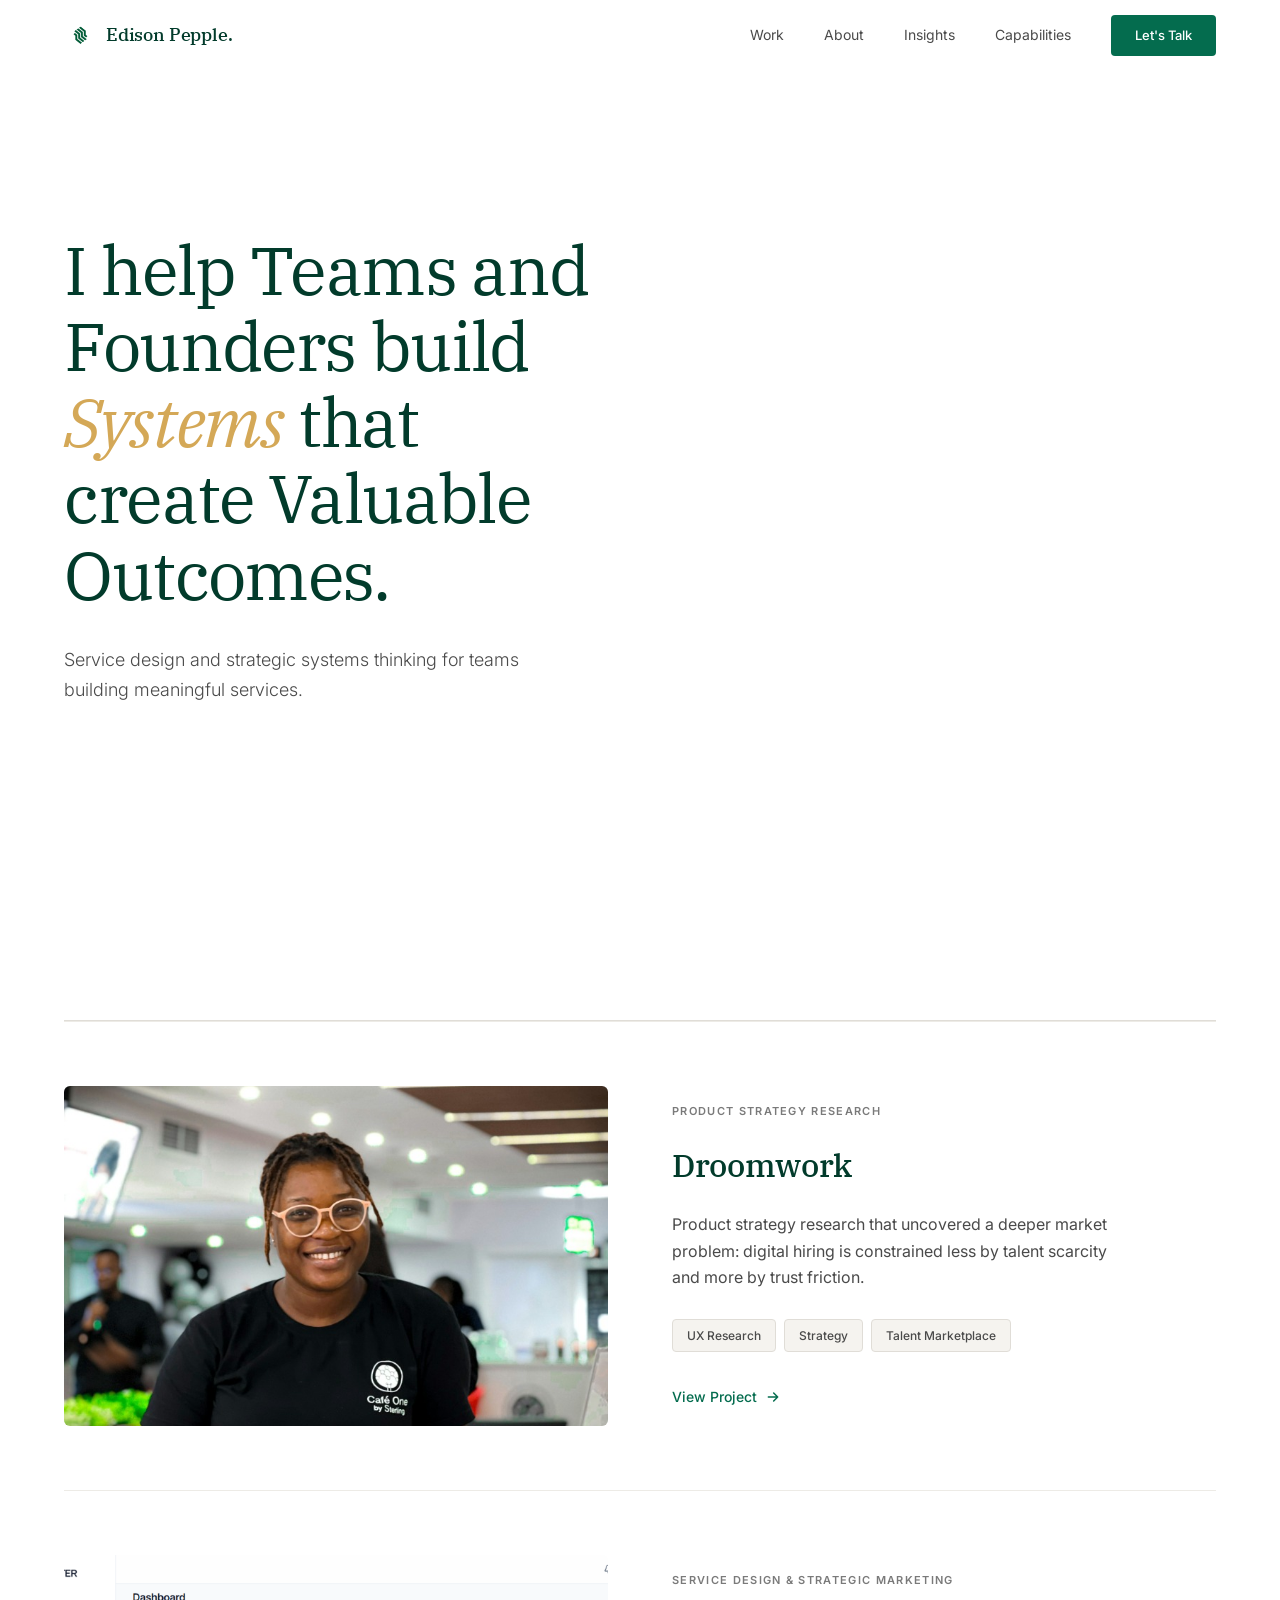
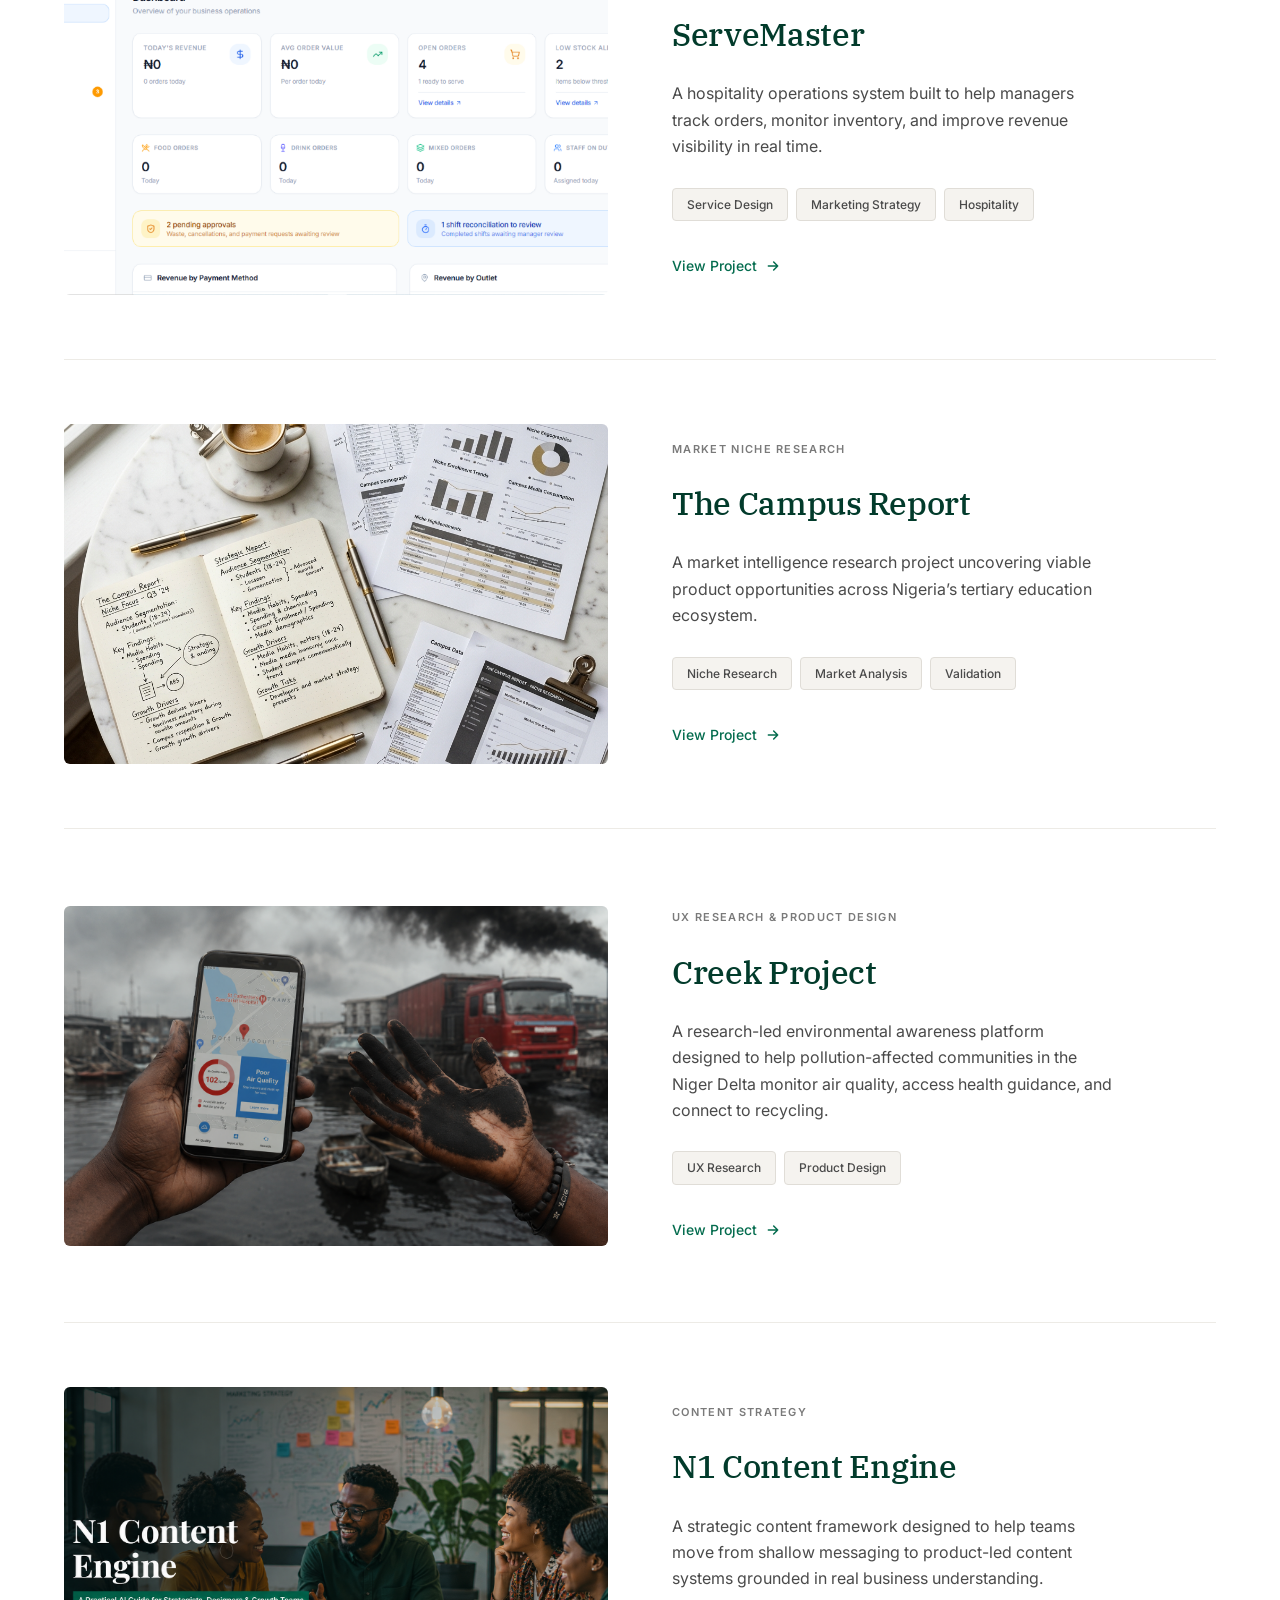
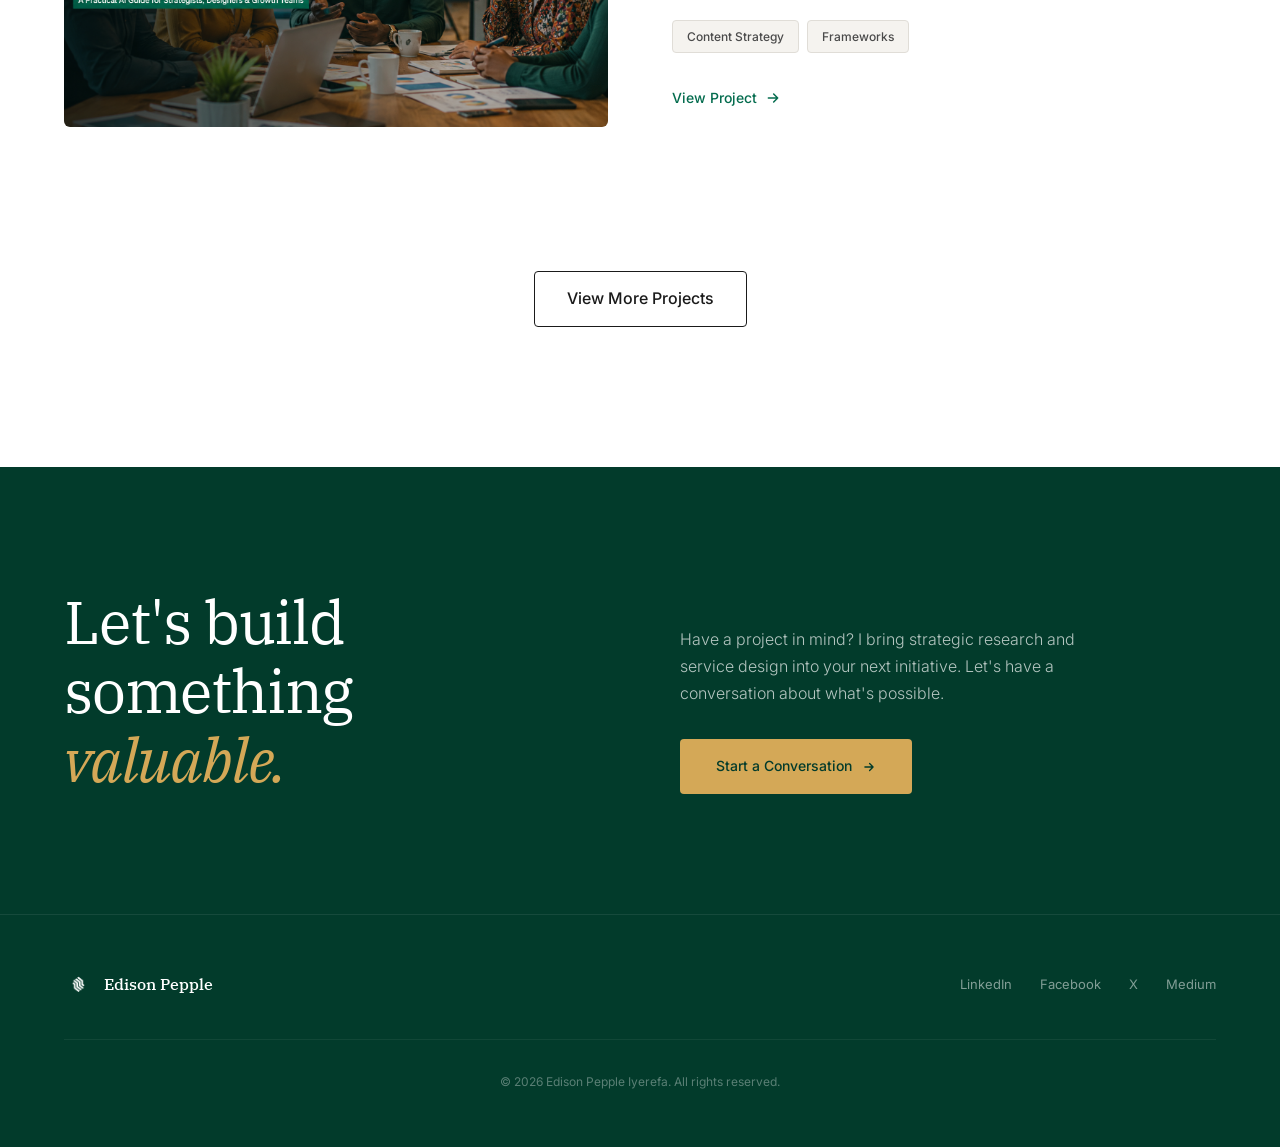
<file: index.html>
<!DOCTYPE html>
<html lang="en">
<head>
  <meta charset="UTF-8">
  <meta name="viewport" content="width=device-width, initial-scale=1.0">
  <title>Edison Pepple — Strategy, Systems & Service Design</title>
  <meta name="description" content="Edison Pepple helps Teams and Founders build Systems that create Valuable Outcomes. Strategy, service design, and research-led systems thinking.">
  <meta name="keywords" content="Edison Pepple, Strategy, Service Design, Systems Thinking, UX Research, Product Strategy">
  <meta name="author" content="Edison Pepple">

  <!-- Fonts -->
  <link rel="preconnect" href="https://fonts.googleapis.com">
  <link rel="preconnect" href="https://fonts.gstatic.com" crossorigin>
  <link href="https://fonts.googleapis.com/css2?family=IBM+Plex+Serif:ital,wght@0,300;0,400;0,500;0,600;0,700;1,300;1,400;1,500;1,600;1,700&family=Inter:wght@300;400;500;600;700&display=swap" rel="stylesheet">

  <!-- Styles -->
  <link rel="stylesheet" href="styles.css">

  <!-- Favicon (using logo) -->
  <link rel="icon" type="image/png" href="assets/images/logo-icon.png">
</head>
<body>

  <!-- ================================================================
       NAVIGATION
       ================================================================ -->
  <nav class="nav" id="navbar">
    <a href="#" class="nav__logo" aria-label="Edison Pepple Home">
      <img src="assets/images/logo-icon.png" alt="Edison Pepple Logo" class="nav__logo-icon">
      <span class="nav__logo-text">Edison Pepple.</span>
    </a>

    <div class="nav__links" id="navLinks">
      <a href="works.html" class="nav__link" id="nav-work">Work</a>
      <a href="about.html" class="nav__link" id="nav-about">About</a>
      <a href="https://medium.com/@peppleiyerefa" target="_blank" class="nav__link" id="nav-insights">Insights</a>
      <a href="services.html" class="nav__link" id="nav-services">Capabilities</a>
      <a href="contact.html" class="nav__cta" id="nav-lets-talk">Let's Talk</a>
    </div>

    <button class="nav__menu-btn" id="menuBtn" aria-label="Toggle menu">
      <span></span>
      <span></span>
      <span></span>
    </button>
  </nav>

  <!-- ================================================================
       HERO SECTION
       ================================================================ -->
  <section class="hero" id="hero">
    <div class="container">
      <div class="hero__inner hero__inner--text-only">
        <div class="hero__content">
          <h1 class="hero__headline heading-xl reveal">
            I help Teams and<br>Founders build<br><em>Systems</em> that<br>create Valuable<br>Outcomes.
          </h1>
          <p class="hero__description body-lg reveal reveal-delay-1">
            Service design and strategic systems thinking for teams building meaningful services.
          </p>
        </div>
      </div>
    </div>
  </section>

  <!-- ================================================================
       FEATURED WORK SECTION
       ================================================================ -->
  <section class="featured-work" id="work">
    <div class="container">
      <div class="section-divider"></div>



      <!-- Project 1: Droomwork -->
      <article class="project-block reveal" id="project-droomwork">
        <div class="project-block__image reveal-image">
          <img src="assets/images/droomwork-new.jpg" alt="Droomwork — Product strategy research project">
        </div>
        <div class="project-block__content">
          <p class="project-block__role label">Product Strategy Research</p>
          <h3 class="project-block__name">Droomwork</h3>
          <p class="project-block__description body-md">
            Product strategy research that uncovered a deeper market problem: digital hiring is constrained less by talent scarcity and more by trust friction.
          </p>
          <div class="project-block__tags">
            <span class="project-block__tag">UX Research</span>
            <span class="project-block__tag">Strategy</span>
            <span class="project-block__tag">Talent Marketplace</span>
          </div>
          <a href="droomwork.html" class="project-block__link" id="link-droomwork">
            View Project
            <svg viewBox="0 0 16 16" fill="none" xmlns="http://www.w3.org/2000/svg">
              <path d="M3.333 8h9.334M8.667 4l4 4-4 4" stroke="currentColor" stroke-width="1.5" stroke-linecap="round" stroke-linejoin="round"/>
            </svg>
          </a>
        </div>
      </article>

      <!-- Project 2: ServeMaster -->
      <article class="project-block project-block--reversed reveal" id="project-servemaster">
        <div class="project-block__content">
          <p class="project-block__role label">Service Design & Strategic Marketing</p>
          <h3 class="project-block__name">ServeMaster</h3>
          <p class="project-block__description body-md">
            A hospitality operations system built to help managers track orders, monitor inventory, and improve revenue visibility in real time.
          </p>
          <div class="project-block__tags">
            <span class="project-block__tag">Service Design</span>
            <span class="project-block__tag">Marketing Strategy</span>
            <span class="project-block__tag">Hospitality</span>
          </div>
          <a href="servemaster.html" class="project-block__link" id="link-servemaster">
            View Project
            <svg viewBox="0 0 16 16" fill="none" xmlns="http://www.w3.org/2000/svg">
              <path d="M3.333 8h9.334M8.667 4l4 4-4 4" stroke="currentColor" stroke-width="1.5" stroke-linecap="round" stroke-linejoin="round"/>
            </svg>
          </a>
        </div>
        <div class="project-block__image reveal-image">
          <img src="assets/images/servemaster.png" alt="ServeMaster — Hospitality service design dashboard">
        </div>
      </article>

      <!-- Project 3: The Campus Report -->
      <article class="project-block reveal" id="project-campus-report">
        <div class="project-block__image reveal-image">
          <img src="assets/images/campus-report.png" alt="The Campus Report — Market niche research and validation">
        </div>
        <div class="project-block__content">
          <p class="project-block__role label">Market Niche Research</p>
          <h3 class="project-block__name">The Campus Report</h3>
          <p class="project-block__description body-md">
            A market intelligence research project uncovering viable product opportunities across Nigeria’s tertiary education ecosystem.
          </p>
          <div class="project-block__tags">
            <span class="project-block__tag">Niche Research</span>
            <span class="project-block__tag">Market Analysis</span>
            <span class="project-block__tag">Validation</span>
          </div>
          <a href="campus-report.html" class="project-block__link" id="link-campus-report">
            View Project
            <svg viewBox="0 0 16 16" fill="none" xmlns="http://www.w3.org/2000/svg">
              <path d="M3.333 8h9.334M8.667 4l4 4-4 4" stroke="currentColor" stroke-width="1.5" stroke-linecap="round" stroke-linejoin="round"/>
            </svg>
          </a>
        </div>
      </article>

      <!-- Project 4: Creek Project -->
      <article class="project-block project-block--reversed reveal" id="project-creek">
        <div class="project-block__content">
          <p class="project-block__role label">UX Research &amp; Product Design</p>
          <h3 class="project-block__name">Creek Project</h3>
          <p class="project-block__description body-md">
            A research-led environmental awareness platform designed to help pollution-affected communities in the Niger Delta monitor air quality, access health guidance, and connect to recycling.
          </p>
          <div class="project-block__tags">
            <span class="project-block__tag">UX Research</span>
            <span class="project-block__tag">Product Design</span>
          </div>
          <a href="creek-project.html" class="project-block__link" id="link-creek">
            View Project
            <svg viewBox="0 0 16 16" fill="none" xmlns="http://www.w3.org/2000/svg">
              <path d="M3.333 8h9.334M8.667 4l4 4-4 4" stroke="currentColor" stroke-width="1.5" stroke-linecap="round" stroke-linejoin="round"/>
            </svg>
          </a>
        </div>
        <div class="project-block__image reveal-image">
          <img src="assets/images/creek-project-new.jpg" alt="Creek Project — UX case study for societal impact">
        </div>
      </article>

      <!-- Project 5: N1 Content Engine -->
      <article class="project-block reveal" id="project-n1-content-engine">
        <div class="project-block__image reveal-image">
          <img src="assets/images/n1-content-engine.jpg" alt="N1 Content Engine">
        </div>
        <div class="project-block__content">
          <p class="project-block__role label">Content Strategy</p>
          <h3 class="project-block__name">N1 Content Engine</h3>
          <p class="project-block__description body-md">
            A strategic content framework designed to help teams move from shallow messaging to product-led content systems grounded in real business understanding.
          </p>
          <div class="project-block__tags">
            <span class="project-block__tag">Content Strategy</span>
            <span class="project-block__tag">Frameworks</span>
          </div>
          <a href="n1-content-engine.html" class="project-block__link" id="link-pepple-content-engine">
            View Project
            <svg viewBox="0 0 16 16" fill="none" xmlns="http://www.w3.org/2000/svg">
              <path d="M3.333 8h9.334M8.667 4l4 4-4 4" stroke="currentColor" stroke-width="1.5" stroke-linecap="round" stroke-linejoin="round"/>
            </svg>
          </a>
        </div>
      </article>

      <!-- View More Projects Button -->
      <div class="featured-work__footer" style="text-align: center; margin-top: 80px; padding-bottom: 20px;">
        <a href="works.html" class="btn-secondary" style="display: inline-block; padding: 14px 32px; border: 1px solid var(--text-color, #1a1a1a); border-radius: 4px; text-decoration: none; font-weight: 500; font-family: 'Inter', sans-serif; transition: all 0.3s ease;">
          View More Projects
        </a>
      </div>

    </div>
  </section>

  <!-- ================================================================
       CONTACT CTA SECTION
       ================================================================ -->
  <section class="contact-cta" id="contact">
    <div class="container">
      <div class="contact-cta__inner">
        <div class="contact-cta__left reveal">
          <h2 class="contact-cta__headline">
            Let's build<br>something<br><em>valuable.</em>
          </h2>
        </div>
        <div class="contact-cta__right reveal reveal-delay-1">
          <p class="contact-cta__subheader">
            Have a project in mind? I bring strategic research and service design into your next initiative. Let's have a conversation about what's possible.
          </p>
          <a href="contact.html" class="contact-cta__btn" id="cta-start-conversation">
            Start a Conversation
            <svg viewBox="0 0 16 16" fill="none" xmlns="http://www.w3.org/2000/svg">
              <path d="M3.333 8h9.334M8.667 4l4 4-4 4" stroke="currentColor" stroke-width="1.5" stroke-linecap="round" stroke-linejoin="round"/>
            </svg>
          </a>
        </div>
      </div>
    </div>
  </section>

  <!-- ================================================================
       FOOTER
       ================================================================ -->
  <footer class="footer" id="footer">
    <div class="container">
      <div class="footer__inner">
        <div class="footer__brand">
          <img src="assets/images/logo-icon.png" alt="Edison Pepple" class="footer__logo-icon">
          <span class="footer__brand-name">Edison Pepple</span>
        </div>
        <div class="footer__socials">
          <a href="https://www.linkedin.com/in/pepple-iyerefa-2b3739193/" target="_blank" class="footer__social-link" id="social-linkedin" aria-label="LinkedIn">LinkedIn</a>
          <a href="https://www.facebook.com/people/Edison-Pepple-Iyerefa/61589245192572/" target="_blank" class="footer__social-link" id="social-facebook" aria-label="Facebook">Facebook</a>
          <a href="#" class="footer__social-link" id="social-x" aria-label="X (Twitter)">X</a>
          <a href="https://medium.com/@peppleiyerefa" target="_blank" class="footer__social-link" id="social-medium" aria-label="Medium">Medium</a>
        </div>
      </div>
      <p class="footer__copyright">
        &copy; 2026 Edison Pepple Iyerefa. All rights reserved.
      </p>
    </div>
  </footer>

  <!-- Scripts -->
  <script src="script.js"></script>
</body>
</html>
</file>
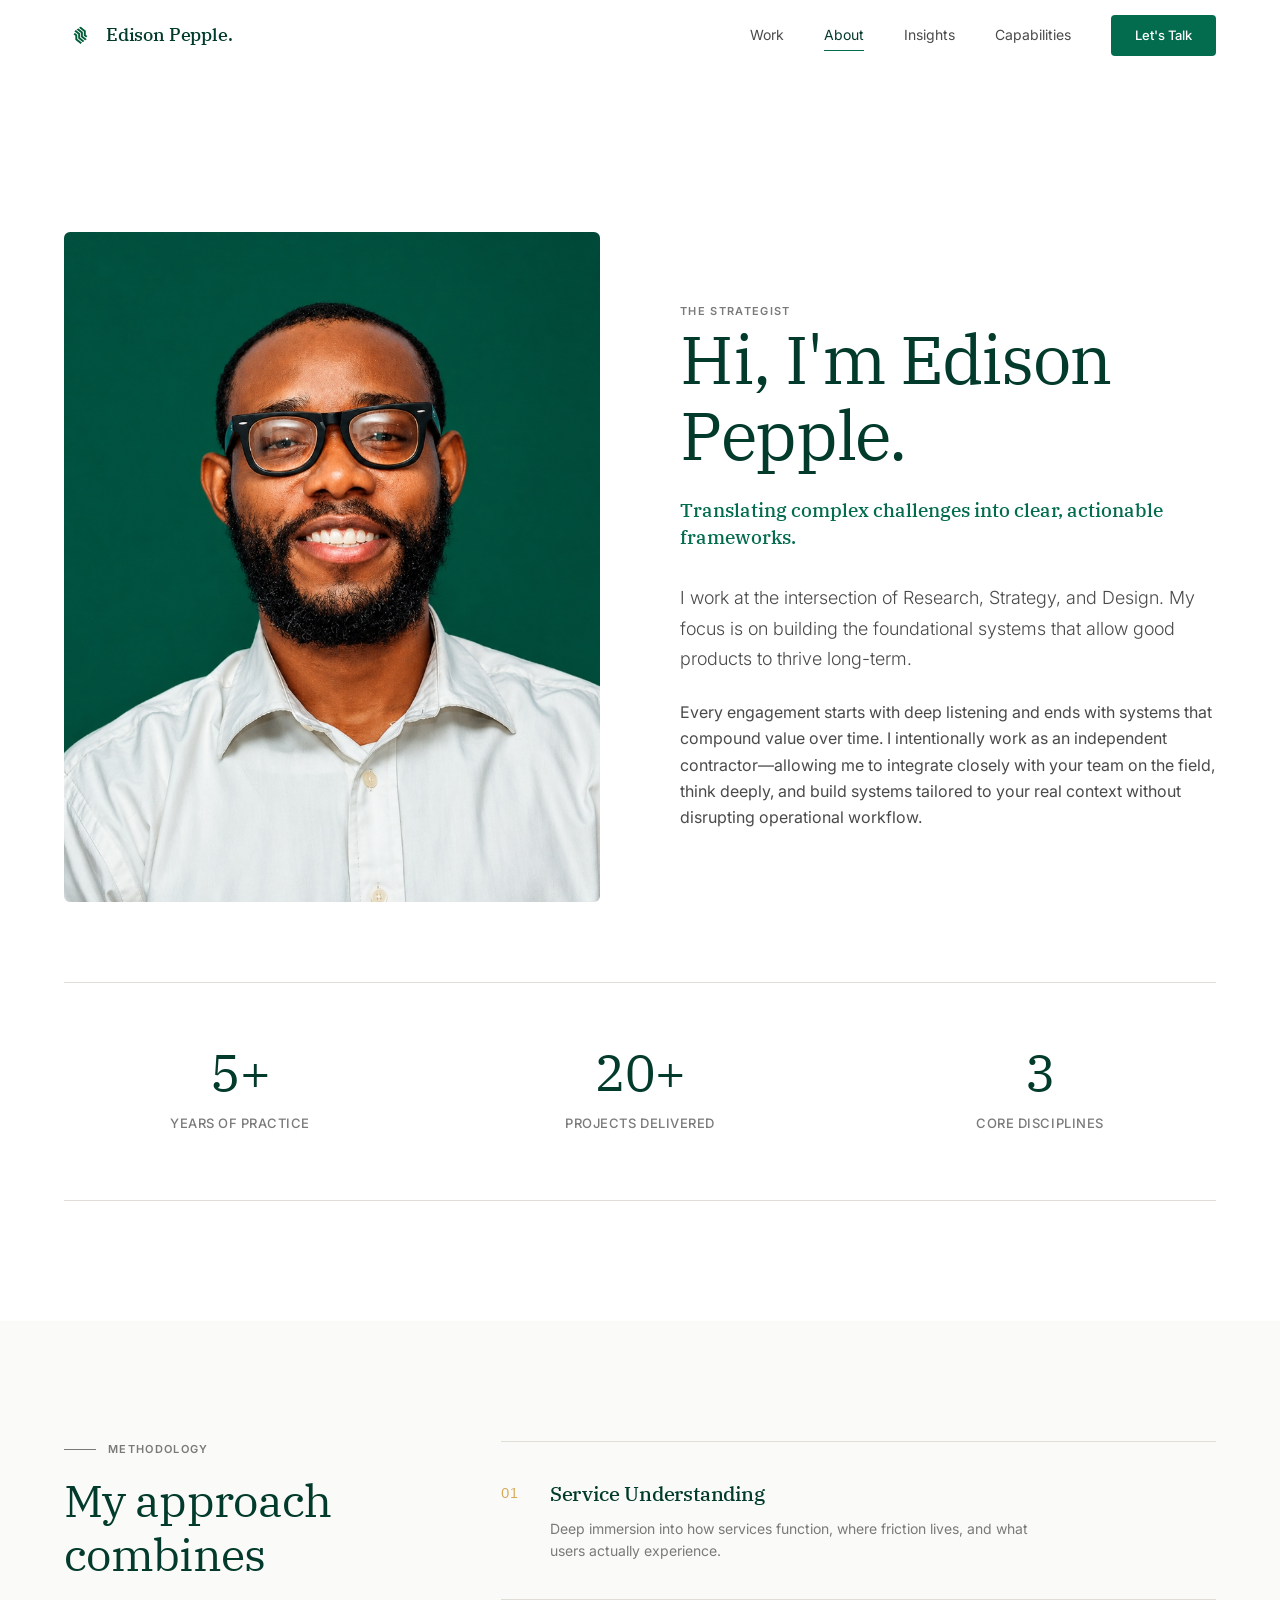
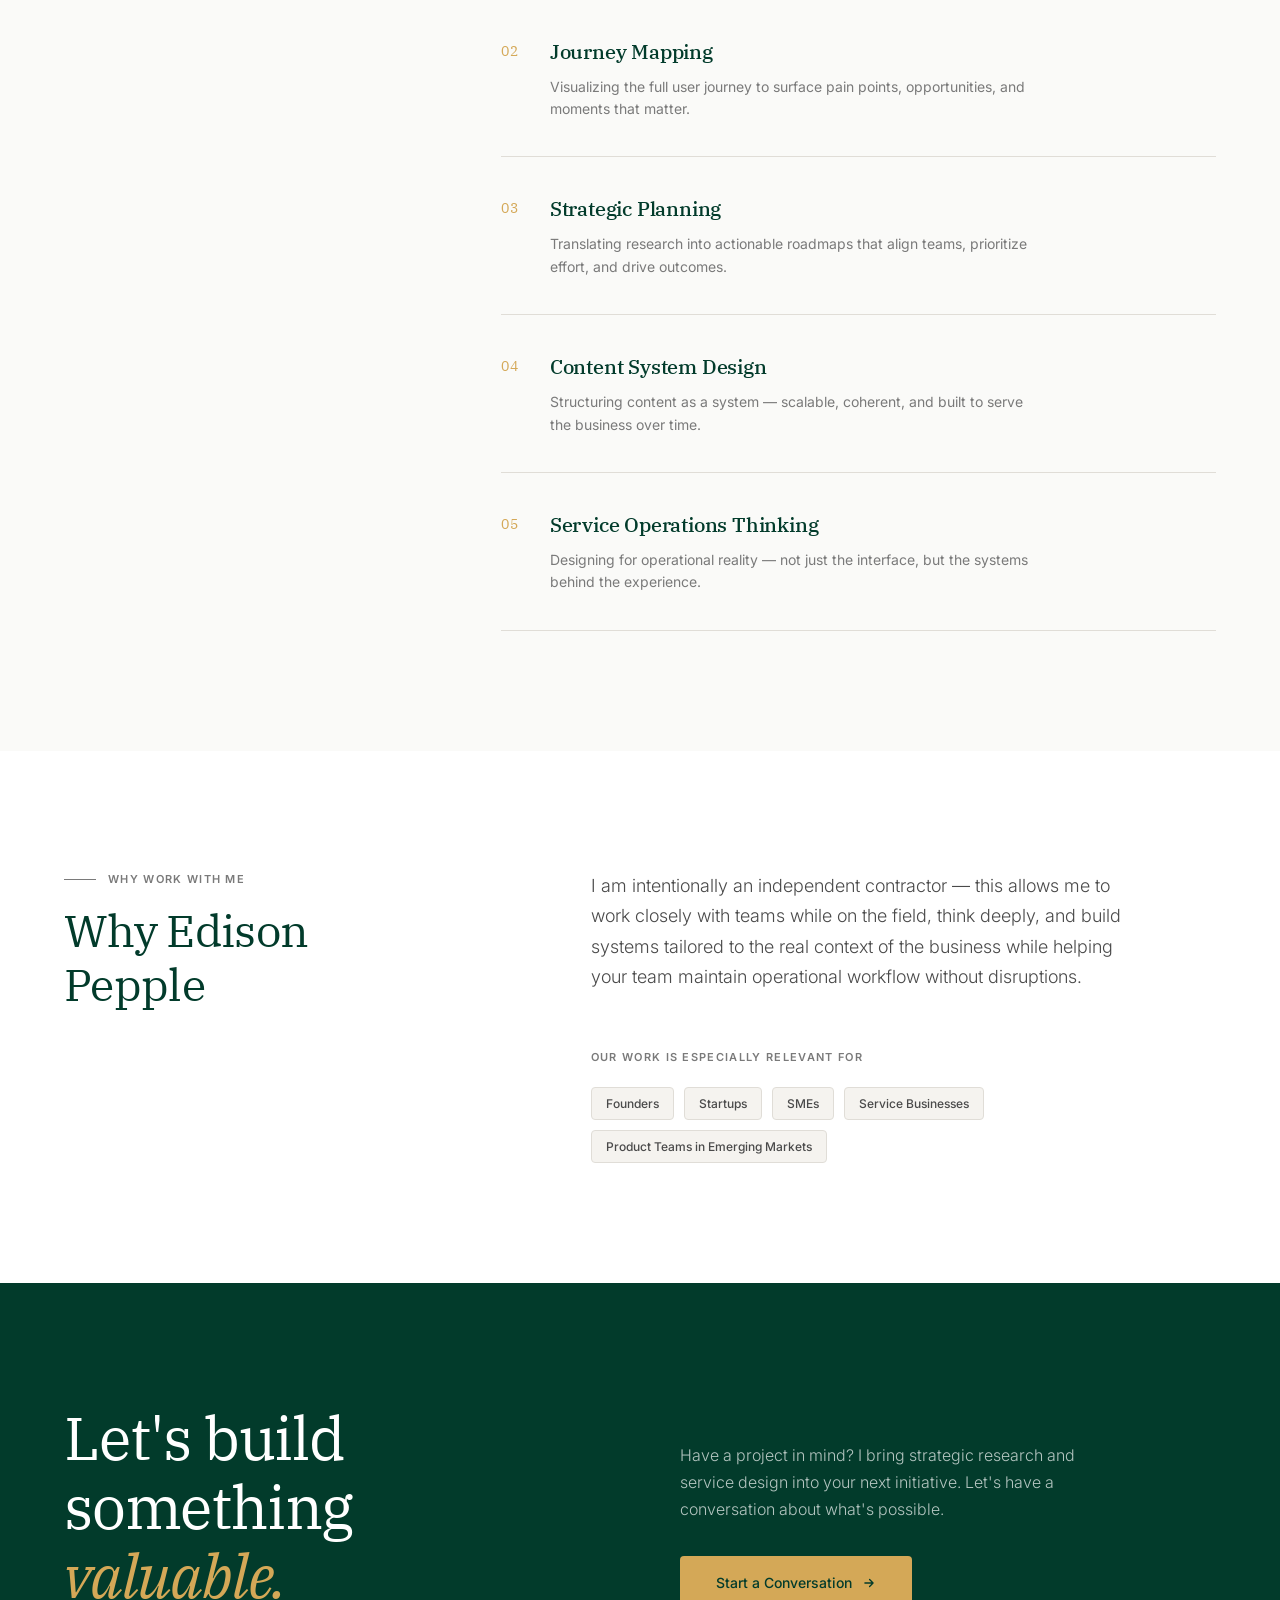
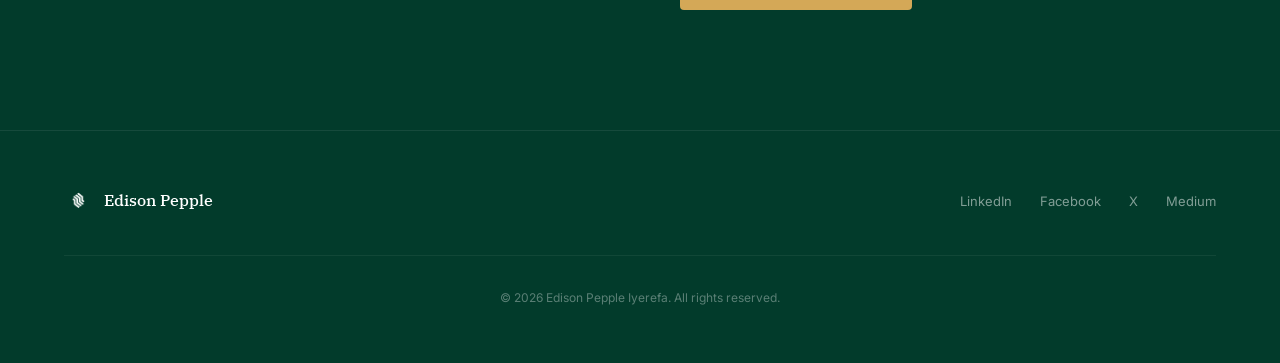
<file: about.html>
<!DOCTYPE html>
<html lang="en">
<head>
  <meta charset="UTF-8">
  <meta name="viewport" content="width=device-width, initial-scale=1.0">
  <title>About — Edison Pepple</title>
  <meta name="description" content="Edison Pepple is a design strategist helping teams uncover opportunities, validate ideas, and design systems that move businesses forward.">
  <meta name="keywords" content="Edison Pepple, About, Design Strategist, Service Design, Strategy, Systems Thinking">
  <meta name="author" content="Edison Pepple">

  <!-- Fonts -->
  <link rel="preconnect" href="https://fonts.googleapis.com">
  <link rel="preconnect" href="https://fonts.gstatic.com" crossorigin>
  <link href="https://fonts.googleapis.com/css2?family=IBM+Plex+Serif:ital,wght@0,300;0,400;0,500;0,600;0,700;1,300;1,400;1,500;1,600;1,700&family=Inter:wght@300;400;500;600;700&display=swap" rel="stylesheet">

  <!-- Styles -->
  <link rel="stylesheet" href="styles.css">
  <link rel="stylesheet" href="about.css">

  <!-- Favicon -->
  <link rel="icon" type="image/png" href="assets/images/logo-icon.png">
</head>
<body>

  <!-- ================================================================
       NAVIGATION
       ================================================================ -->
  <nav class="nav" id="navbar">
    <a href="index.html" class="nav__logo" aria-label="Edison Pepple Home">
      <img src="assets/images/logo-icon.png" alt="Edison Pepple Logo" class="nav__logo-icon">
      <span class="nav__logo-text">Edison Pepple.</span>
    </a>

    <div class="nav__links" id="navLinks">
      <a href="works.html" class="nav__link" id="nav-work">Work</a>
      <a href="about.html" class="nav__link nav__link--active" id="nav-about">About</a>
      <a href="https://medium.com/@peppleiyerefa" target="_blank" class="nav__link" id="nav-insights">Insights</a>
      <a href="services.html" class="nav__link" id="nav-services">Capabilities</a>
      <a href="contact.html" class="nav__cta" id="nav-lets-talk">Let's Talk</a>
    </div>

    <button class="nav__menu-btn" id="menuBtn" aria-label="Toggle menu">
      <span></span>
      <span></span>
      <span></span>
    </button>
  </nav>

  <!-- ================================================================
       ABOUT SECTION (Redesigned)
       ================================================================ -->
  <section class="about-hero" id="about-hero">
    <div class="container">
      <div class="about-hero__inner">
        <div class="about-hero__image reveal-image">
          <img src="assets/images/edison-portrait.jpg" alt="Edison Pepple" style="border-radius: var(--radius-md); width: 100%; height: auto; aspect-ratio: 4/5; object-fit: cover;">
        </div>
        <div class="about-hero__content">
          <p class="label reveal">The Strategist</p>
          <h1 class="about-hero__headline heading-xl reveal reveal-delay-1" style="margin-bottom: 24px;">
            Hi, I'm Edison Pepple.
          </h1>
          <h2 class="about-hero__subheader heading-sm reveal reveal-delay-2" style="margin-bottom: 32px; color: var(--color-primary);">
            Translating complex challenges into clear, actionable frameworks.
          </h2>
          <p class="about-hero__intro body-lg reveal reveal-delay-3" style="margin-bottom: 24px;">
            I work at the intersection of Research, Strategy, and Design. My focus is on building the foundational systems that allow good products to thrive long-term. 
          </p>
          <p class="about-hero__intro body-md reveal reveal-delay-4">
            Every engagement starts with deep listening and ends with systems that compound value over time. I intentionally work as an independent contractor—allowing me to integrate closely with your team on the field, think deeply, and build systems tailored to your real context without disrupting operational workflow.
          </p>
        </div>
      </div>
    </div>
  </section>

  <!-- ================================================================
       STATS
       ================================================================ -->
  <section class="about-stats" id="about-stats">
    <div class="container">
      <div class="section-divider"></div>
      <div class="about-stats__inner">
        <div class="about-stats__item reveal">
          <span class="about-stats__number">5+</span>
          <span class="about-stats__label">Years of Practice</span>
        </div>
        <div class="about-stats__item reveal reveal-delay-1">
          <span class="about-stats__number">20+</span>
          <span class="about-stats__label">Projects Delivered</span>
        </div>
        <div class="about-stats__item reveal reveal-delay-2">
          <span class="about-stats__number">3</span>
          <span class="about-stats__label">Core Disciplines</span>
        </div>
      </div>
      <div class="section-divider"></div>
    </div>
  </section>

  <!-- ================================================================
       APPROACH
       ================================================================ -->
  <section class="about-approach" id="about-approach">
    <div class="container">
      <div class="about-approach__inner">
        <div class="about-approach__header">
          <div class="featured-work__label label reveal">
            <span>Methodology</span>
          </div>
          <h2 class="about-approach__title heading-lg reveal reveal-delay-1">My approach combines</h2>
        </div>
        <div class="about-approach__list">
          <div class="about-approach__item reveal">
            <span class="about-approach__item-number">01</span>
            <div class="about-approach__item-content">
              <h3 class="about-approach__item-title">Service Understanding</h3>
              <p class="about-approach__item-desc body-sm">Deep immersion into how services function, where friction lives, and what users actually experience.</p>
            </div>
          </div>
          <div class="about-approach__item reveal reveal-delay-1">
            <span class="about-approach__item-number">02</span>
            <div class="about-approach__item-content">
              <h3 class="about-approach__item-title">Journey Mapping</h3>
              <p class="about-approach__item-desc body-sm">Visualizing the full user journey to surface pain points, opportunities, and moments that matter.</p>
            </div>
          </div>
          <div class="about-approach__item reveal reveal-delay-2">
            <span class="about-approach__item-number">03</span>
            <div class="about-approach__item-content">
              <h3 class="about-approach__item-title">Strategic Planning</h3>
              <p class="about-approach__item-desc body-sm">Translating research into actionable roadmaps that align teams, prioritize effort, and drive outcomes.</p>
            </div>
          </div>
          <div class="about-approach__item reveal reveal-delay-3">
            <span class="about-approach__item-number">04</span>
            <div class="about-approach__item-content">
              <h3 class="about-approach__item-title">Content System Design</h3>
              <p class="about-approach__item-desc body-sm">Structuring content as a system — scalable, coherent, and built to serve the business over time.</p>
            </div>
          </div>
          <div class="about-approach__item reveal reveal-delay-4">
            <span class="about-approach__item-number">05</span>
            <div class="about-approach__item-content">
              <h3 class="about-approach__item-title">Service Operations Thinking</h3>
              <p class="about-approach__item-desc body-sm">Designing for operational reality — not just the interface, but the systems behind the experience.</p>
            </div>
          </div>
        </div>
      </div>
    </div>
  </section>

  <!-- ================================================================
       WHY EDISON PEPPLE
       ================================================================ -->
  <section class="about-why" id="about-why">
    <div class="container">
      <div class="about-why__inner">
        <div class="about-why__left">
          <div class="featured-work__label label reveal">
            <span>Why Work With Me</span>
          </div>
          <h2 class="about-why__title heading-lg reveal reveal-delay-1">
            Why Edison<br>Pepple
          </h2>
        </div>
        <div class="about-why__right">
          <p class="about-why__text body-lg reveal">
            I am intentionally an independent contractor — this allows me to work closely with teams while on the field, think deeply, and build systems tailored to the real context of the business while helping your team maintain operational workflow without disruptions.
          </p>
          <div class="about-why__audience reveal reveal-delay-1">
            <p class="about-why__audience-label label" style="margin-bottom: 20px;">Our work is especially relevant for</p>
            <div class="about-why__tags">
              <span class="project-block__tag">Founders</span>
              <span class="project-block__tag">Startups</span>
              <span class="project-block__tag">SMEs</span>
              <span class="project-block__tag">Service Businesses</span>
              <span class="project-block__tag">Product Teams in Emerging Markets</span>
            </div>
          </div>
        </div>
      </div>
    </div>
  </section>

  <!-- ================================================================
       CONTACT CTA SECTION
       ================================================================ -->
  <section class="contact-cta" id="contact">
    <div class="container">
      <div class="contact-cta__inner">
        <div class="contact-cta__left reveal">
          <h2 class="contact-cta__headline">
            Let's build<br>something<br><em>valuable.</em>
          </h2>
        </div>
        <div class="contact-cta__right reveal reveal-delay-1">
          <p class="contact-cta__subheader">
            Have a project in mind? I bring strategic research and service design into your next initiative. Let's have a conversation about what's possible.
          </p>
          <a href="contact.html" class="contact-cta__btn" id="cta-start-conversation">
            Start a Conversation
            <svg viewBox="0 0 16 16" fill="none" xmlns="http://www.w3.org/2000/svg">
              <path d="M3.333 8h9.334M8.667 4l4 4-4 4" stroke="currentColor" stroke-width="1.5" stroke-linecap="round" stroke-linejoin="round"/>
            </svg>
          </a>
        </div>
      </div>
    </div>
  </section>

  <!-- ================================================================
       FOOTER
       ================================================================ -->
  <footer class="footer" id="footer">
    <div class="container">
      <div class="footer__inner">
        <div class="footer__brand">
          <img src="assets/images/logo-icon.png" alt="Edison Pepple" class="footer__logo-icon">
          <span class="footer__brand-name">Edison Pepple</span>
        </div>
        <div class="footer__socials">
          <a href="#" class="footer__social-link" id="social-linkedin" aria-label="LinkedIn">LinkedIn</a>
          <a href="#" class="footer__social-link" id="social-facebook" aria-label="Facebook">Facebook</a>
          <a href="#" class="footer__social-link" id="social-x" aria-label="X (Twitter)">X</a>
          <a href="#" class="footer__social-link" id="social-medium" aria-label="Medium">Medium</a>
        </div>
      </div>
      <p class="footer__copyright">
        &copy; 2026 Edison Pepple Iyerefa. All rights reserved.
      </p>
    </div>
  </footer>

  <!-- Scripts -->
  <script src="script.js"></script>
</body>
</html>
</file>
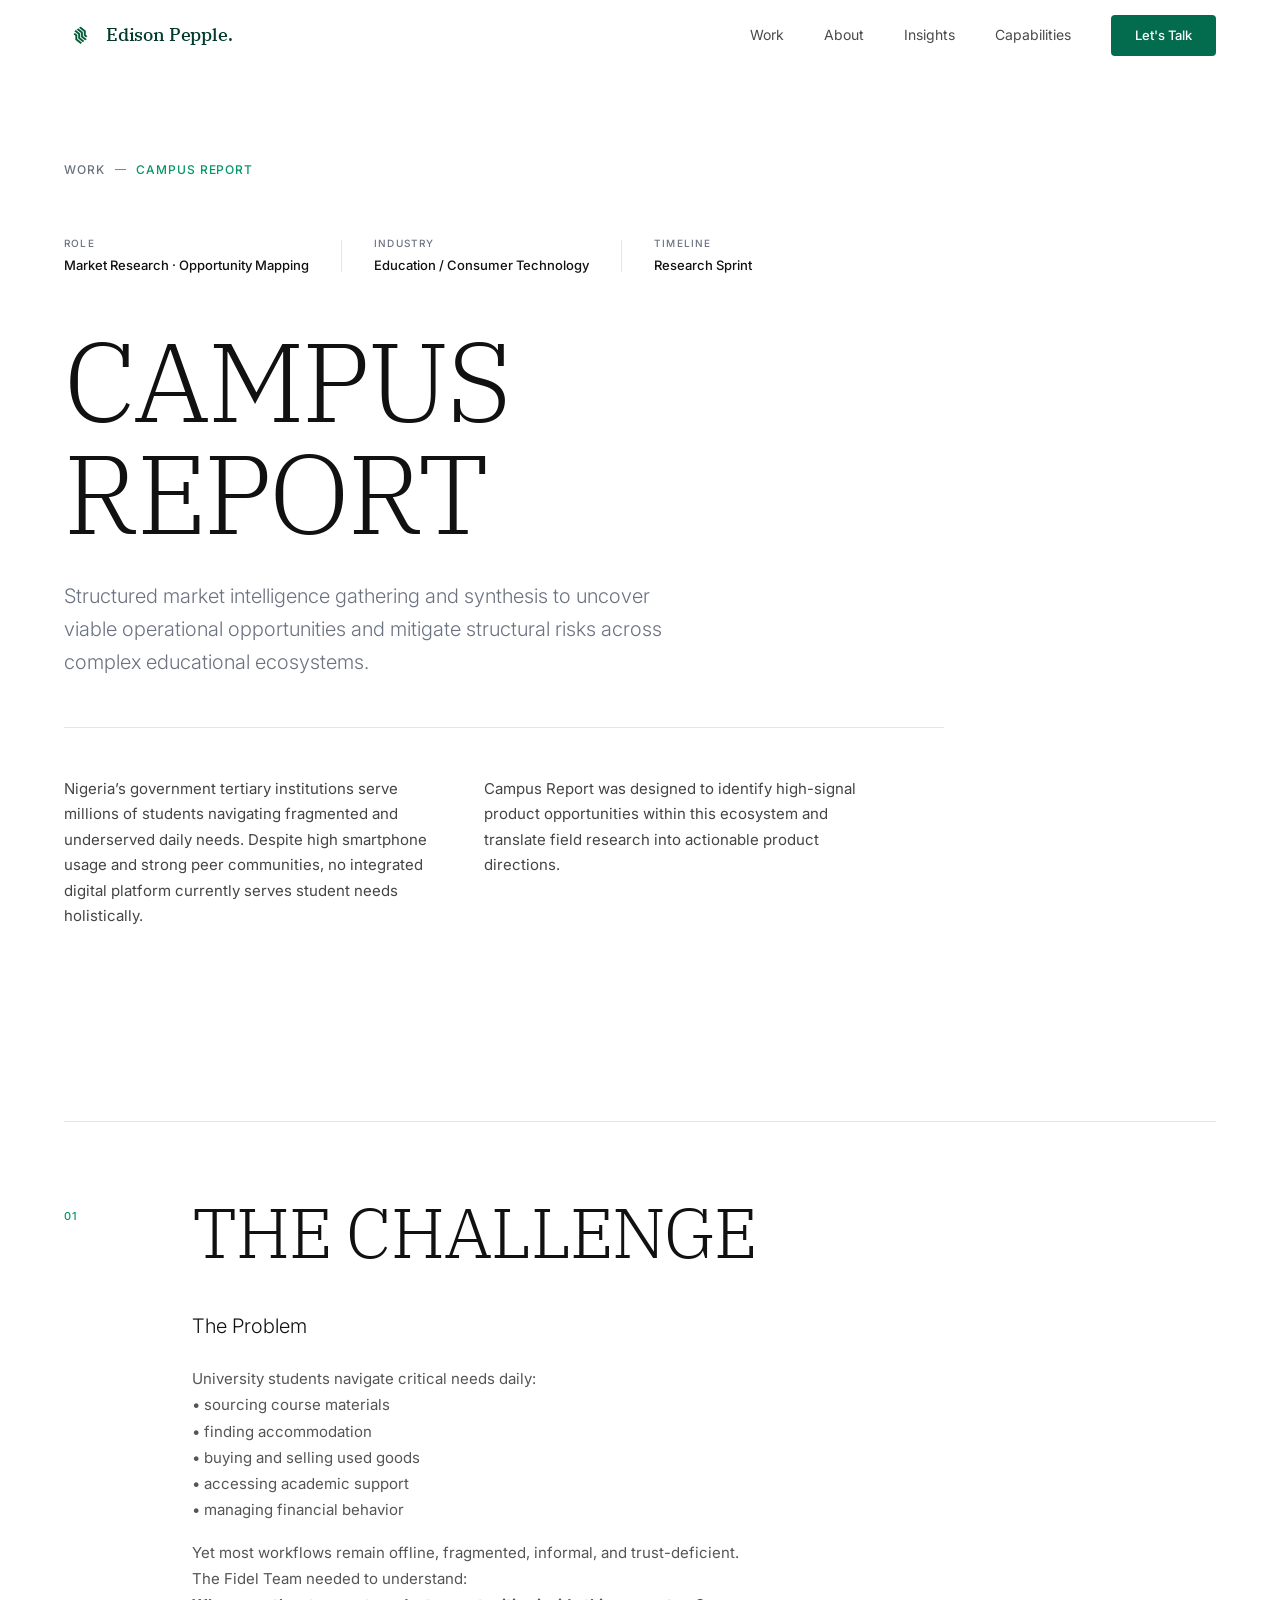
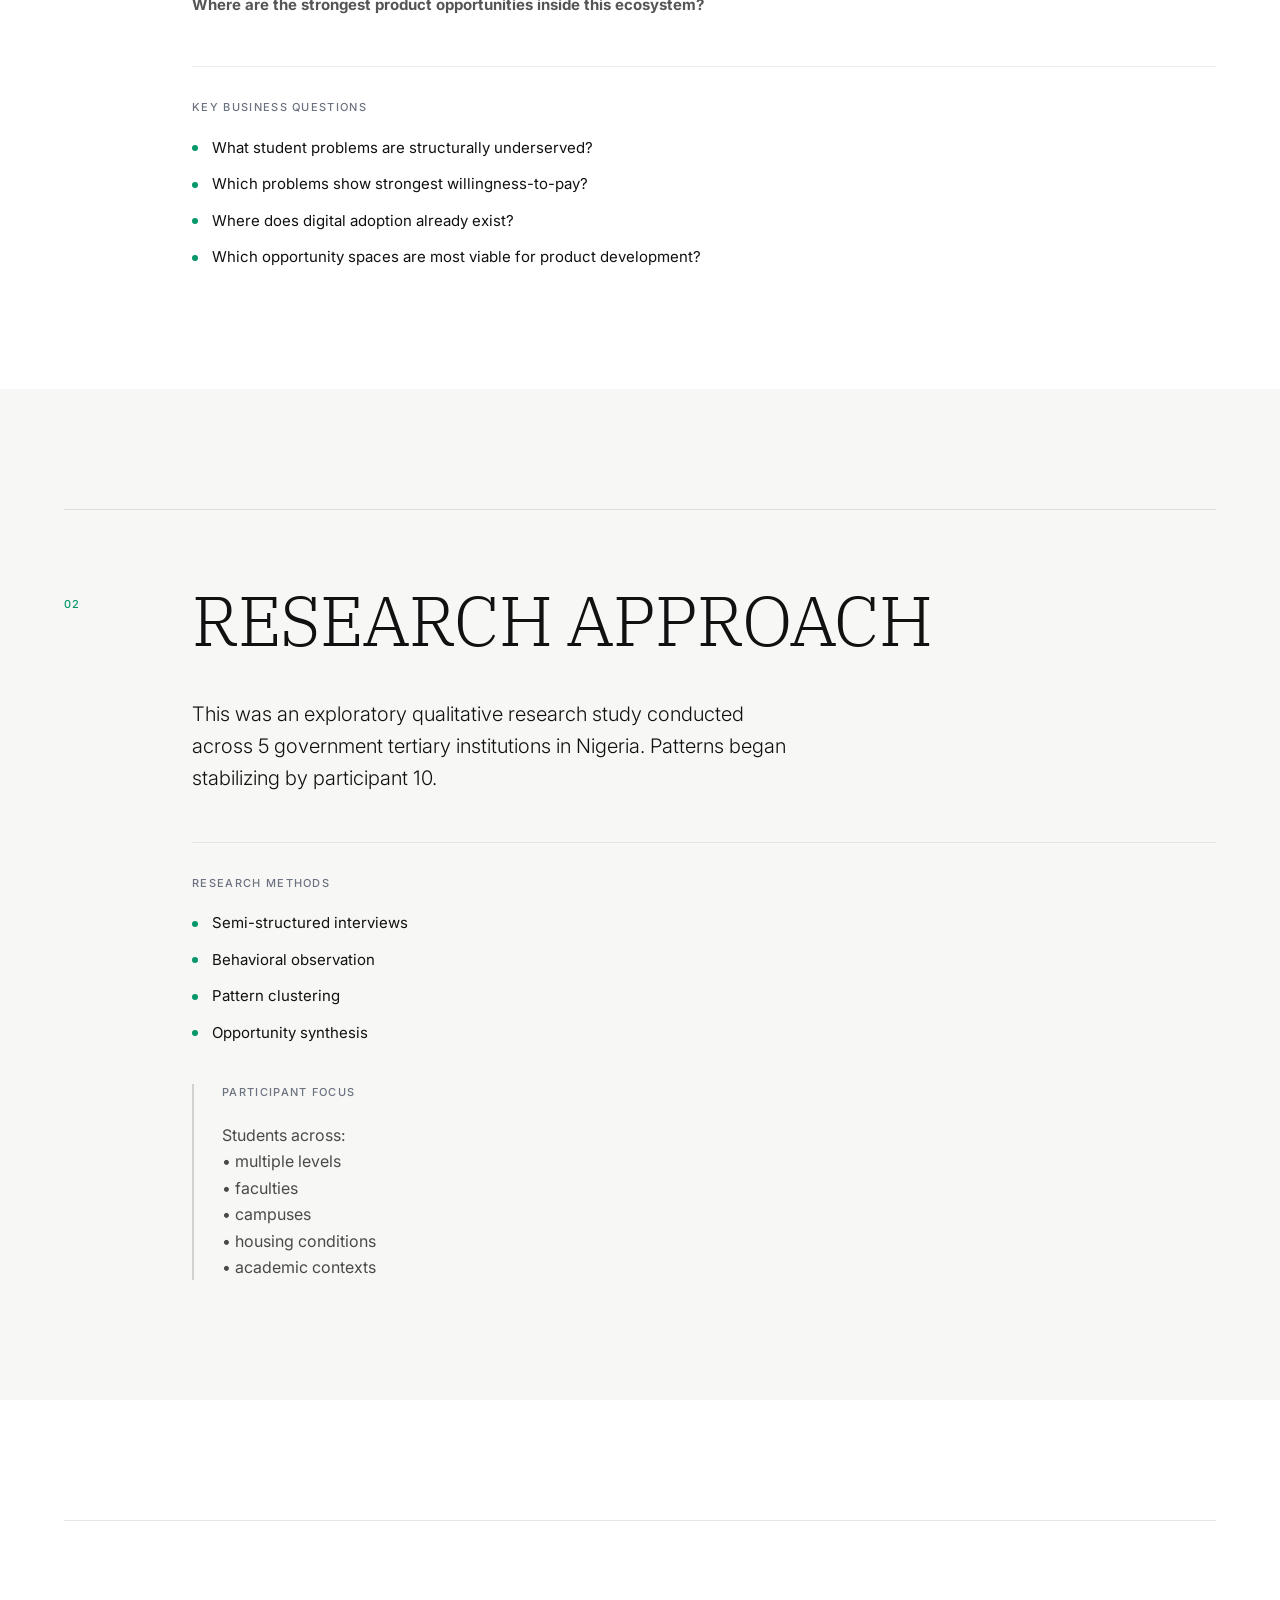
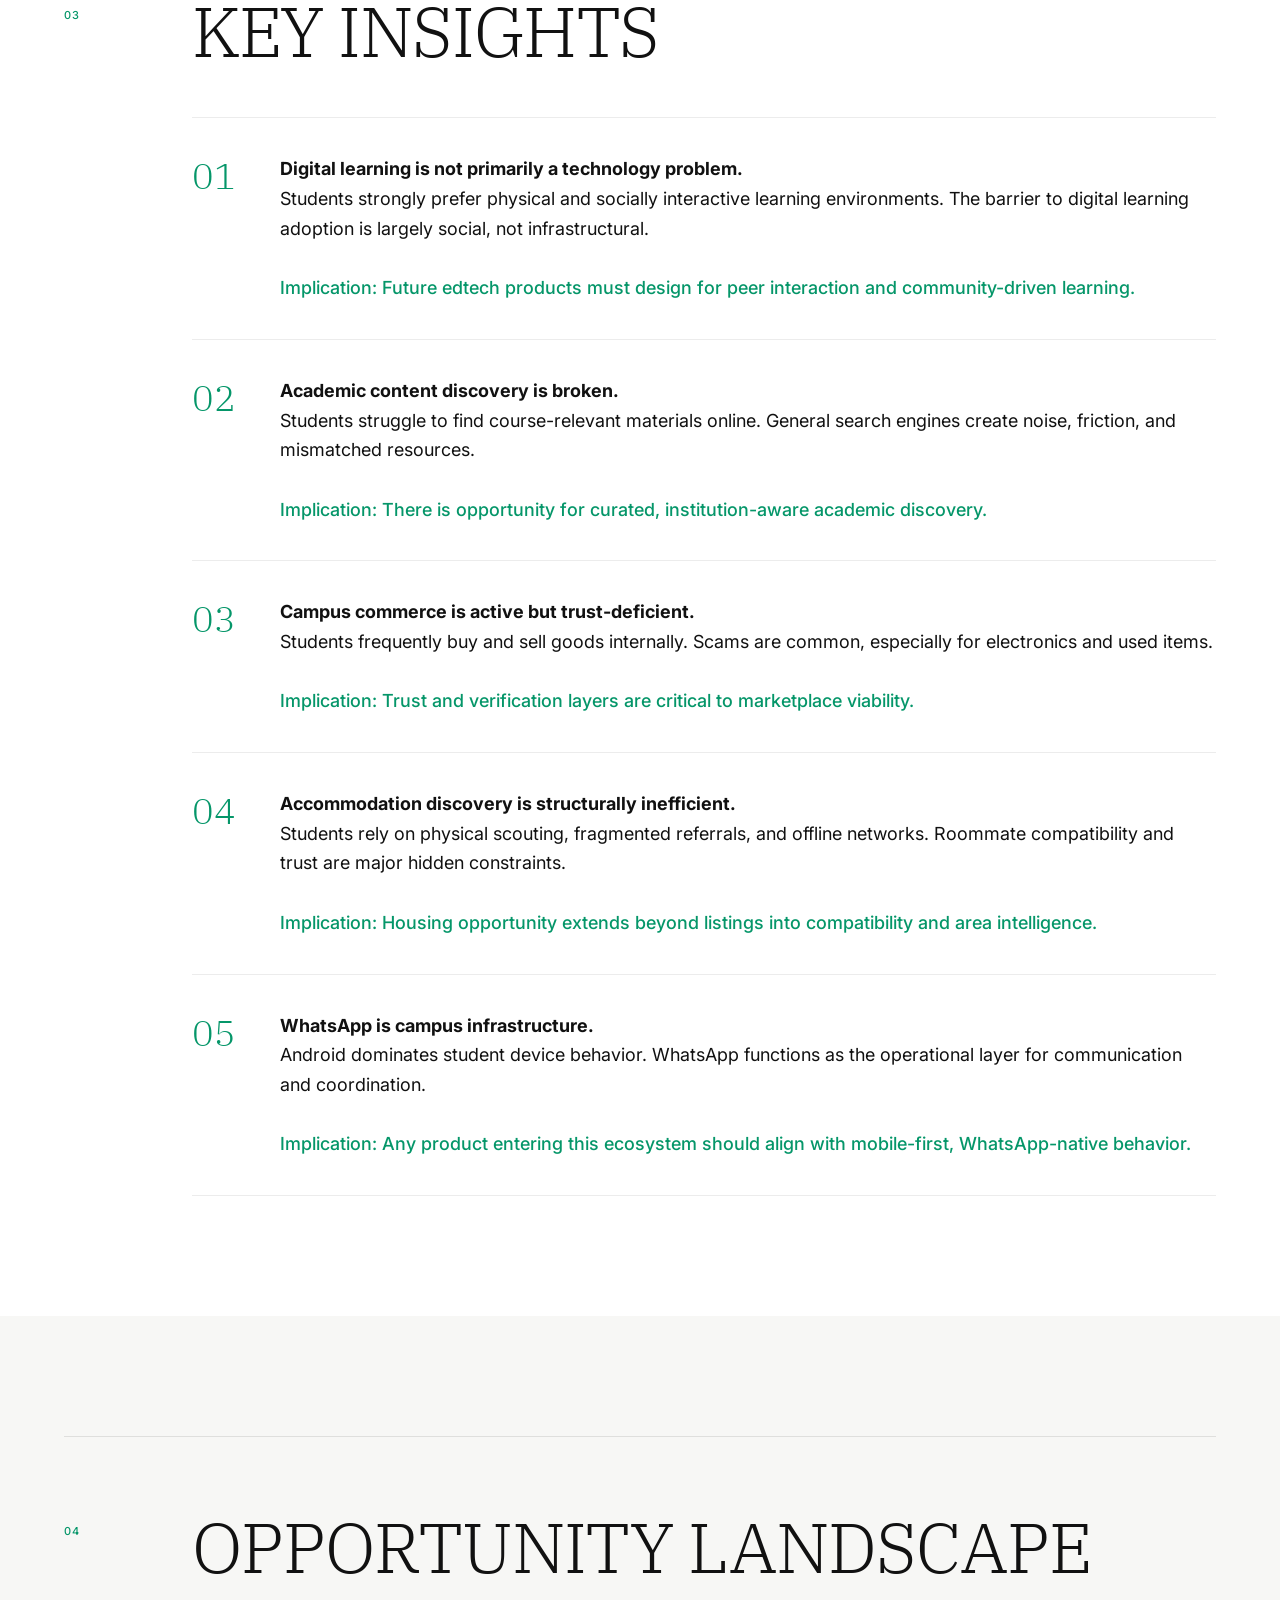
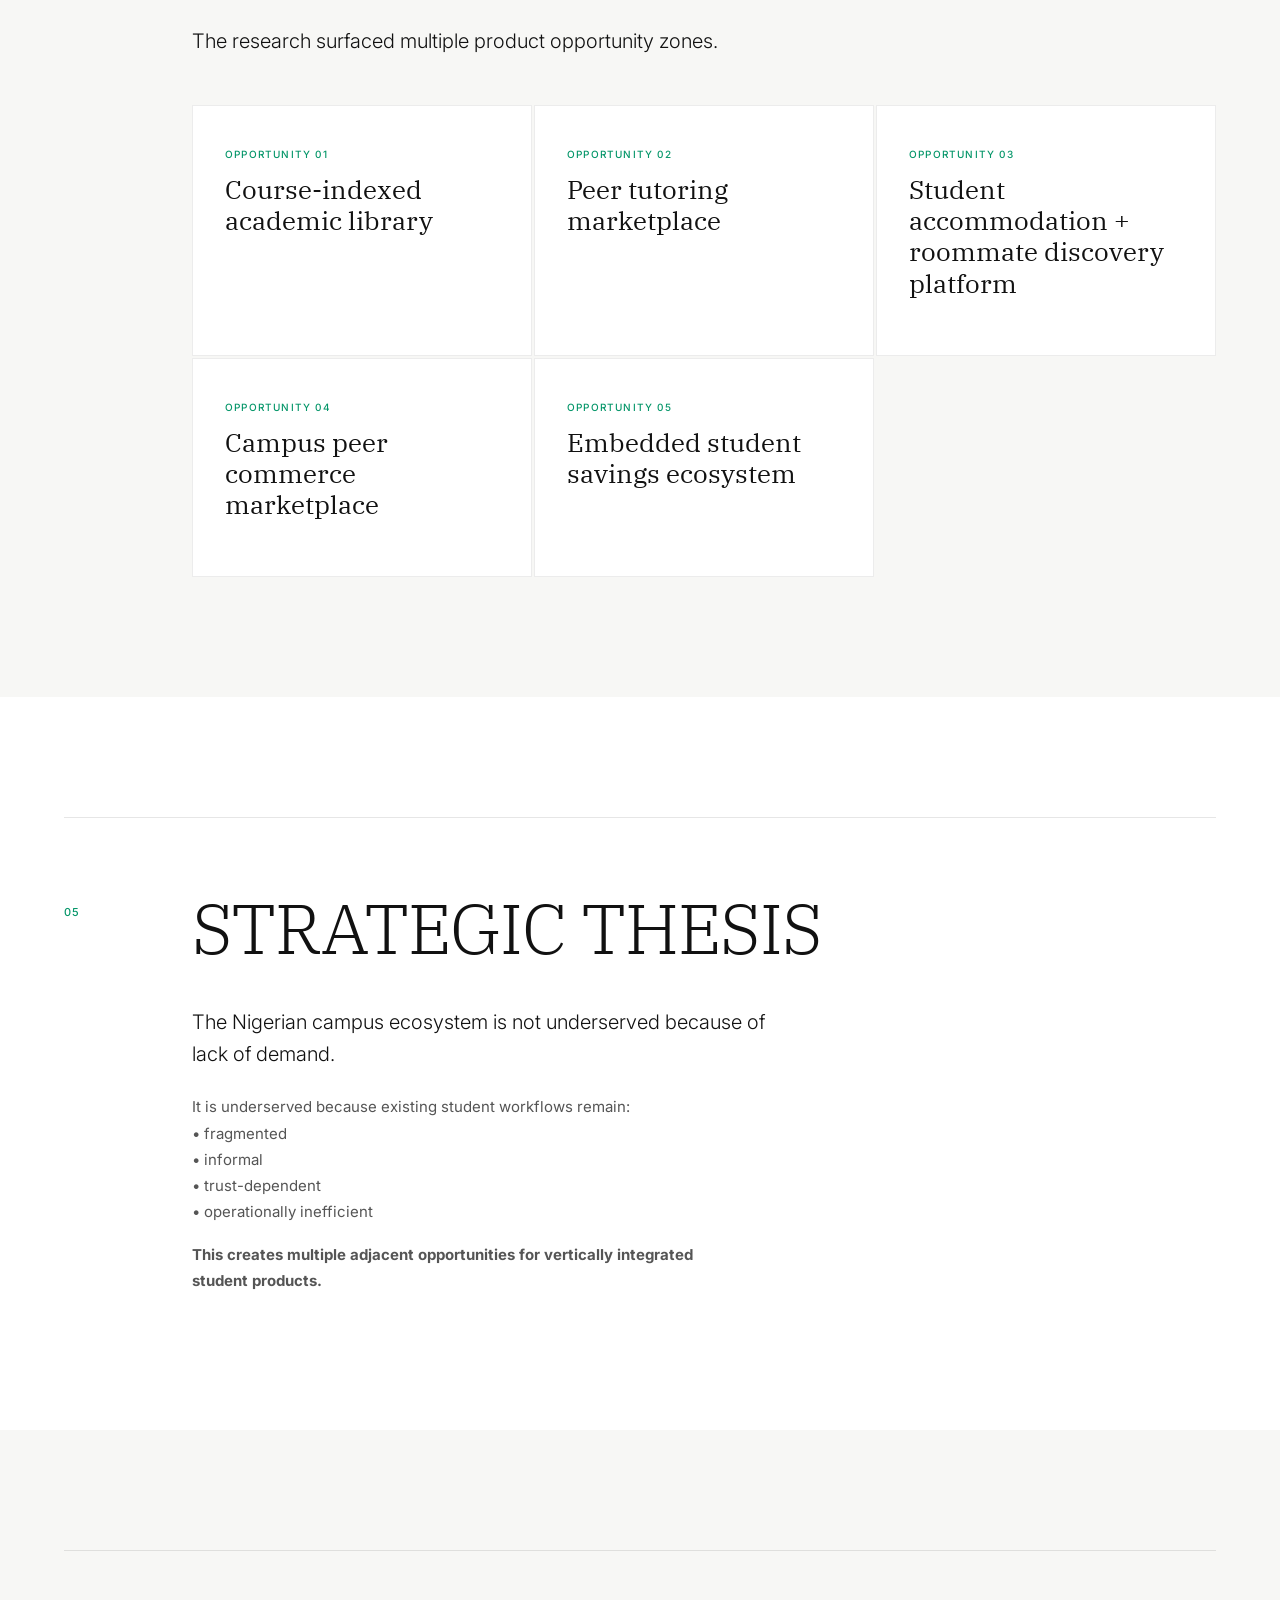
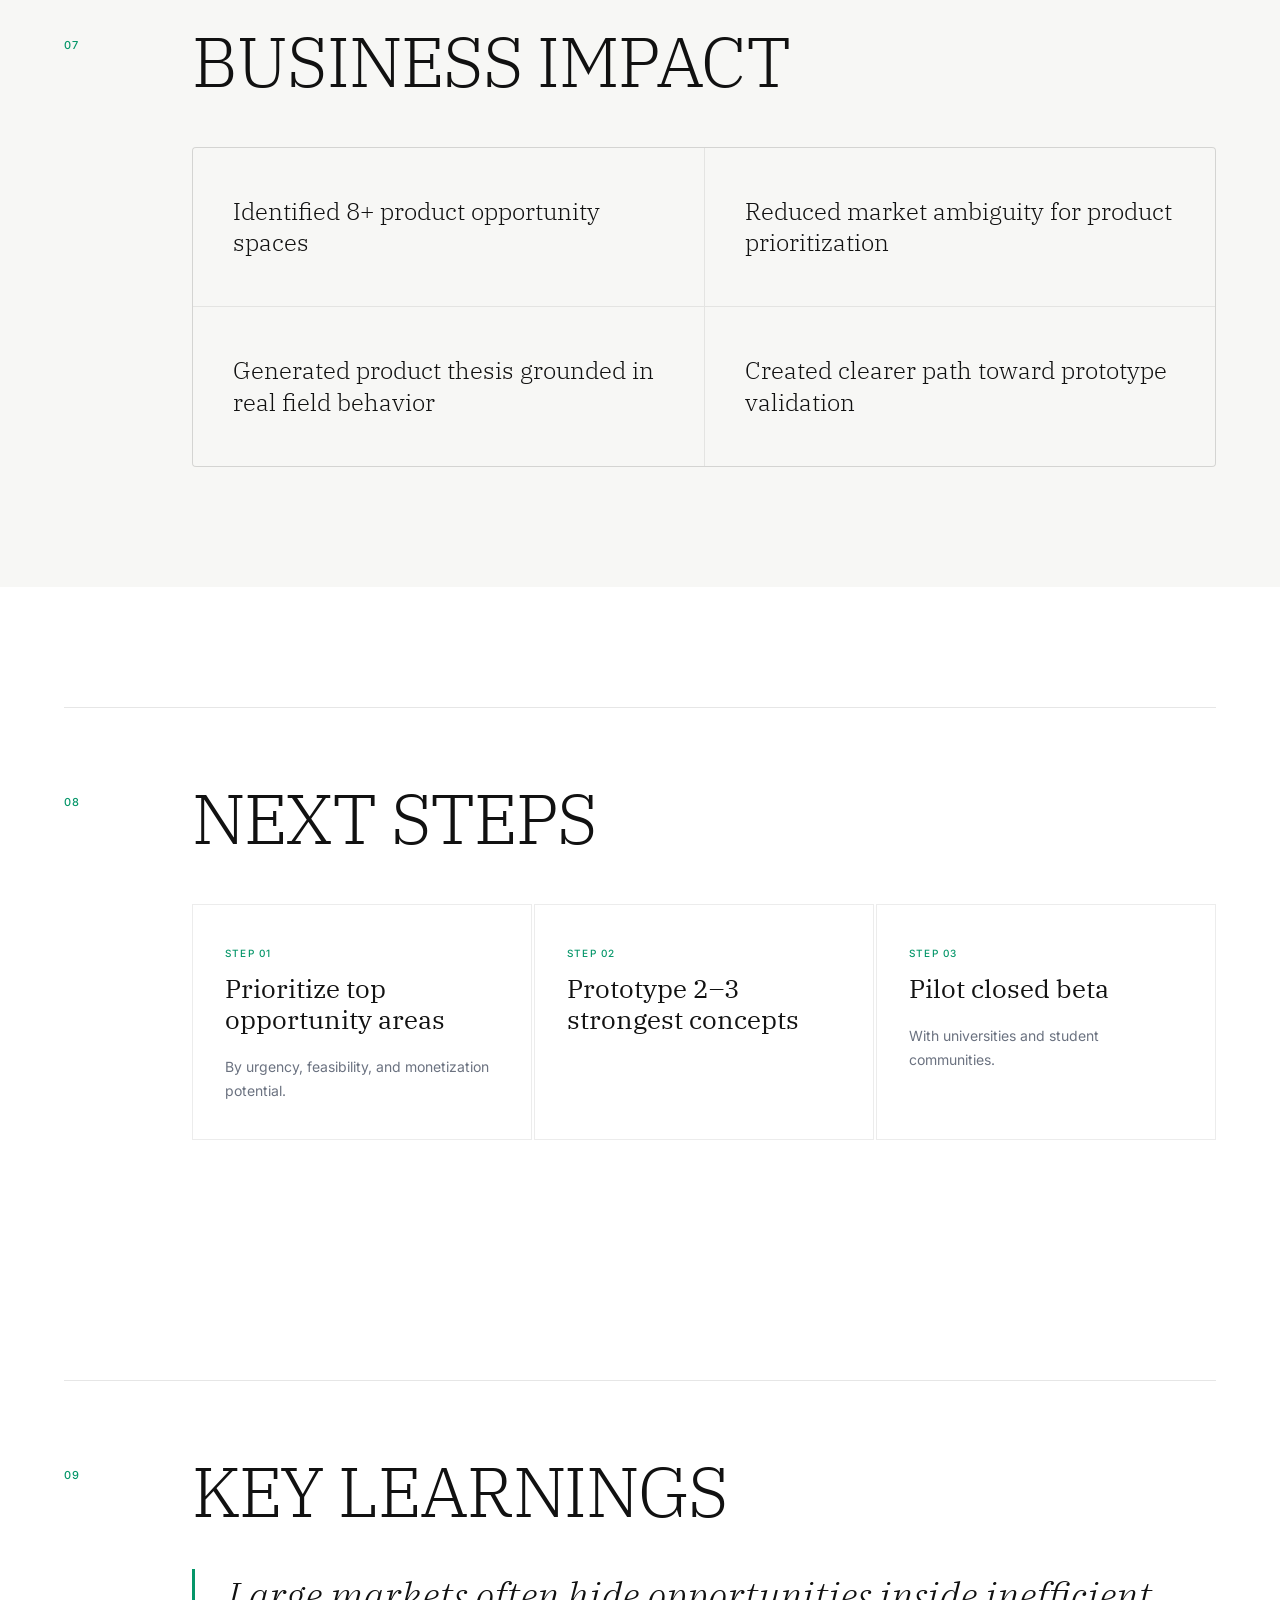
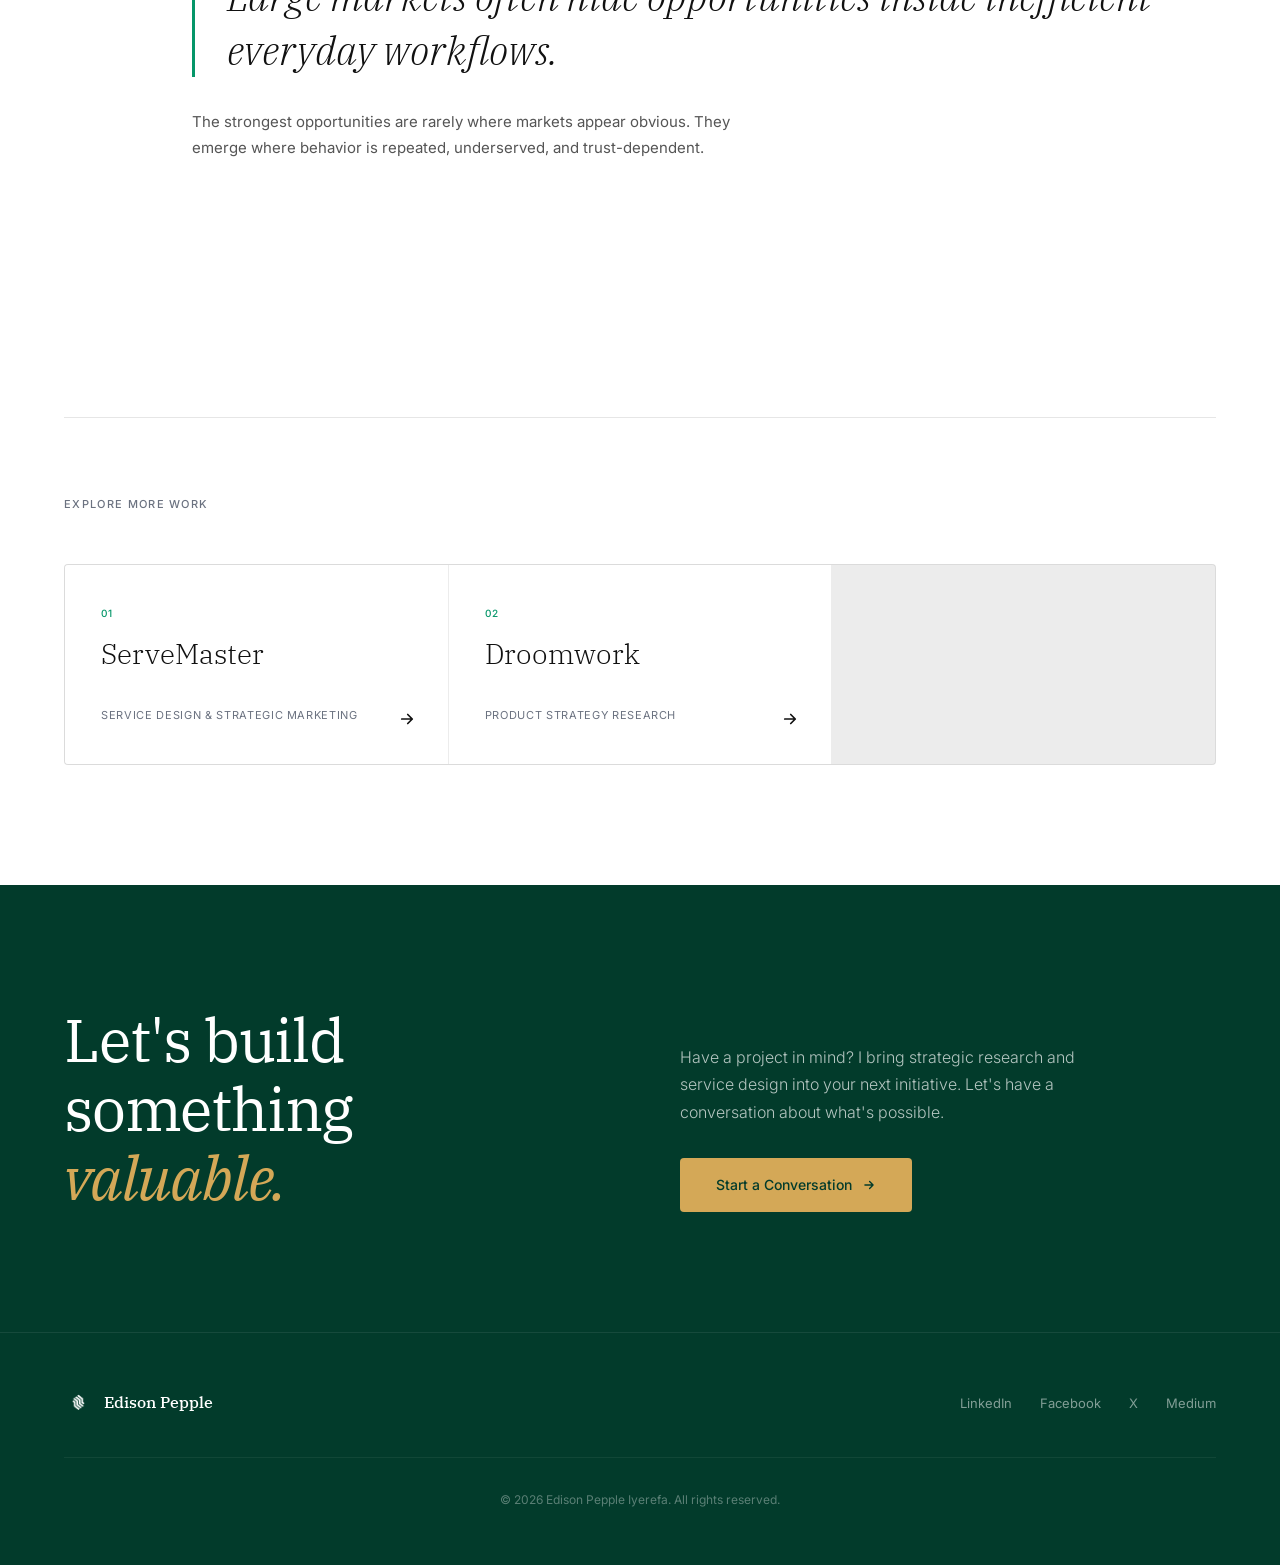
<file: campus-report.html>
<!DOCTYPE html>
<html lang="en">
<head>
  <meta charset="UTF-8">
  <meta name="viewport" content="width=device-width, initial-scale=1.0">
  <title>Campus Report — Case Study | Edison Pepple</title>
  <meta name="description" content="Structured market intelligence gathering and synthesis to uncover viable operational opportunities and mitigate structural risks across complex educational ecosystems. Case study by Edison Pepple.">
  <meta name="keywords" content="Campus Report, Edison Pepple, Market Research, Opportunity Mapping, Education, Case Study">
  <meta name="author" content="Edison Pepple">

  <!-- Fonts -->
  <link rel="preconnect" href="https://fonts.googleapis.com">
  <link rel="preconnect" href="https://fonts.gstatic.com" crossorigin>
  <link href="https://fonts.googleapis.com/css2?family=IBM+Plex+Serif:ital,wght@0,300;0,400;0,500;0,600;0,700;1,300;1,400;1,500;1,600;1,700&family=Inter:wght@300;400;500;600;700&display=swap" rel="stylesheet">

  <!-- Styles -->
  <link rel="stylesheet" href="styles.css">
  <link rel="stylesheet" href="servemaster.css">

  <!-- Favicon -->
  <link rel="icon" type="image/png" href="assets/images/logo-icon.png">
</head>
<body class="cs-page">

  <!-- ================================================================
       NAVIGATION
       ================================================================ -->
  <nav class="nav" id="navbar">
    <a href="index.html" class="nav__logo" aria-label="Edison Pepple Home">
      <img src="assets/images/logo-icon.png" alt="Edison Pepple Logo" class="nav__logo-icon">
      <span class="nav__logo-text">Edison Pepple.</span>
    </a>

    <div class="nav__links" id="navLinks">
      <a href="works.html" class="nav__link active" id="nav-work">Work</a>
      <a href="about.html" class="nav__link" id="nav-about">About</a>
      <a href="https://medium.com/@peppleiyerefa" target="_blank" class="nav__link" id="nav-insights">Insights</a>
      <a href="services.html" class="nav__link" id="nav-services">Capabilities</a>
      <a href="contact.html" class="nav__cta" id="nav-lets-talk">Let's Talk</a>
    </div>

    <button class="nav__menu-btn" id="menuBtn" aria-label="Toggle menu">
      <span></span>
      <span></span>
      <span></span>
    </button>
  </nav>

  <!-- ================================================================
       CASE STUDY HERO
       ================================================================ -->
  <section class="cs-hero" id="cs-hero">
    <div class="container">
      <div class="cs-hero__inner">

        <!-- Breadcrumb -->
        <nav class="cs-breadcrumb reveal" aria-label="Breadcrumb">
          <a href="index.html#work" class="cs-breadcrumb__link">Work</a>
          <span class="cs-breadcrumb__sep">—</span>
          <span class="cs-breadcrumb__current">Campus Report</span>
        </nav>

        <!-- Meta row -->
        <div class="cs-hero__meta reveal reveal-delay-1">
          <div class="cs-hero__meta-item">
            <span class="cs-hero__meta-label label">Role</span>
            <span class="cs-hero__meta-value">Market Research · Opportunity Mapping</span>
          </div>
          <div class="cs-hero__meta-divider"></div>
          <div class="cs-hero__meta-item">
            <span class="cs-hero__meta-label label">Industry</span>
            <span class="cs-hero__meta-value">Education / Consumer Technology</span>
          </div>
          <div class="cs-hero__meta-divider"></div>
          <div class="cs-hero__meta-item">
            <span class="cs-hero__meta-label label">Timeline</span>
            <span class="cs-hero__meta-value">Research Sprint</span>
          </div>
        </div>

        <!-- Headline -->
        <h1 class="cs-hero__title reveal reveal-delay-2">CAMPUS REPORT</h1>

        <!-- Subtitle -->
        <p class="cs-hero__subtitle body-lg reveal reveal-delay-3">
          Structured market intelligence gathering and synthesis to uncover viable operational opportunities and mitigate structural risks across complex educational ecosystems.
        </p>

        <div class="cs-hero__divider reveal reveal-delay-3"></div>

        <!-- Hero summary -->
        <div class="cs-hero__summary reveal reveal-delay-3">
          <p class="cs-hero__summary-text">
            Nigeria’s government tertiary institutions serve millions of students navigating fragmented and underserved daily needs. Despite high smartphone usage and strong peer communities, no integrated digital platform currently serves student needs holistically.
          </p>
          <p class="cs-hero__summary-text">
            Campus Report was designed to identify high-signal product opportunities within this ecosystem and translate field research into actionable product directions.
          </p>
        </div>

      </div>
    </div>
  </section>

  <!-- ================================================================
       SECTION 01 — THE CHALLENGE
       ================================================================ -->
  <section class="cs-section" id="cs-challenge">
    <div class="container">
      <div class="cs-section__divider"></div>
      <div class="cs-section__inner">

        <div class="cs-section__label-col">
          <span class="cs-section__number label">01</span>
        </div>

        <div class="cs-section__body">
          <h2 class="cs-section__headline reveal">The Challenge</h2>

          <p class="cs-section__lead body-lg reveal reveal-delay-1">
            The Problem
          </p>
          <p class="cs-section__text body-md reveal reveal-delay-1">
            University students navigate critical needs daily:<br>
            • sourcing course materials<br>
            • finding accommodation<br>
            • buying and selling used goods<br>
            • accessing academic support<br>
            • managing financial behavior
          </p>
          <p class="cs-section__text body-md reveal reveal-delay-2">
            Yet most workflows remain offline, fragmented, informal, and trust-deficient. The Fidel Team needed to understand:<br>
            <strong>Where are the strongest product opportunities inside this ecosystem?</strong>
          </p>

          <!-- Key Business Questions -->
          <div class="cs-pain-points reveal reveal-delay-2">
            <span class="label cs-pain-points__label">Key Business Questions</span>
            <ul class="cs-pain-list" role="list">
              <li class="cs-pain-list__item">
                <span class="cs-pain-list__icon" aria-hidden="true"></span>
                What student problems are structurally underserved?
              </li>
              <li class="cs-pain-list__item">
                <span class="cs-pain-list__icon" aria-hidden="true"></span>
                Which problems show strongest willingness-to-pay?
              </li>
              <li class="cs-pain-list__item">
                <span class="cs-pain-list__icon" aria-hidden="true"></span>
                Where does digital adoption already exist?
              </li>
              <li class="cs-pain-list__item">
                <span class="cs-pain-list__icon" aria-hidden="true"></span>
                Which opportunity spaces are most viable for product development?
              </li>
            </ul>
          </div>
        </div>

      </div>
    </div>
  </section>

  <!-- ================================================================
       SECTION 02 — RESEARCH APPROACH
       ================================================================ -->
  <section class="cs-section cs-section--tinted" id="cs-research">
    <div class="container">
      <div class="cs-section__divider"></div>
      <div class="cs-section__inner">

        <div class="cs-section__label-col">
          <span class="cs-section__number label">02</span>
        </div>

        <div class="cs-section__body">
          <h2 class="cs-section__headline reveal">Research Approach</h2>
          <p class="cs-section__lead body-lg reveal reveal-delay-1">
            This was an exploratory qualitative research study conducted across 5 government tertiary institutions in Nigeria. Patterns began stabilizing by participant 10.
          </p>

          <!-- Research Methods -->
          <div class="cs-pain-points reveal reveal-delay-2">
            <span class="label cs-pain-points__label">Research Methods</span>
            <ul class="cs-pain-list" role="list">
              <li class="cs-pain-list__item">
                <span class="cs-pain-list__icon" aria-hidden="true"></span>
                Semi-structured interviews
              </li>
              <li class="cs-pain-list__item">
                <span class="cs-pain-list__icon" aria-hidden="true"></span>
                Behavioral observation
              </li>
              <li class="cs-pain-list__item">
                <span class="cs-pain-list__icon" aria-hidden="true"></span>
                Pattern clustering
              </li>
              <li class="cs-pain-list__item">
                <span class="cs-pain-list__icon" aria-hidden="true"></span>
                Opportunity synthesis
              </li>
            </ul>
          </div>

          <!-- Participant Focus -->
          <div class="cs-hypothesis reveal reveal-delay-3">
            <span class="label cs-pain-points__label">Participant Focus</span>
            <div class="cs-hypothesis__body">
              <p class="cs-hypothesis__text body-md">
                Students across:<br>
                • multiple levels<br>
                • faculties<br>
                • campuses<br>
                • housing conditions<br>
                • academic contexts
              </p>
            </div>
          </div>

        </div>

      </div>
    </div>
  </section>

  <!-- ================================================================
       SECTION 03 — KEY INSIGHTS
       ================================================================ -->
  <section class="cs-section" id="cs-insights">
    <div class="container">
      <div class="cs-section__divider"></div>
      <div class="cs-section__inner">

        <div class="cs-section__label-col">
          <span class="cs-section__number label">03</span>
        </div>

        <div class="cs-section__body">
          <h2 class="cs-section__headline reveal">Key Insights</h2>

          <!-- Insight Cards -->
          <div class="cs-insight-grid reveal reveal-delay-2" style="grid-template-columns: 1fr;">

            <article class="cs-insight-card">
              <span class="cs-insight-card__number">01</span>
              <p class="cs-insight-card__text">
                <strong>Digital learning is not primarily a technology problem.</strong><br>
                Students strongly prefer physical and socially interactive learning environments. The barrier to digital learning adoption is largely social, not infrastructural.<br><br>
                <em>Implication: Future edtech products must design for peer interaction and community-driven learning.</em>
              </p>
            </article>

            <article class="cs-insight-card">
              <span class="cs-insight-card__number">02</span>
              <p class="cs-insight-card__text">
                <strong>Academic content discovery is broken.</strong><br>
                Students struggle to find course-relevant materials online. General search engines create noise, friction, and mismatched resources.<br><br>
                <em>Implication: There is opportunity for curated, institution-aware academic discovery.</em>
              </p>
            </article>

            <article class="cs-insight-card">
              <span class="cs-insight-card__number">03</span>
              <p class="cs-insight-card__text">
                <strong>Campus commerce is active but trust-deficient.</strong><br>
                Students frequently buy and sell goods internally. Scams are common, especially for electronics and used items.<br><br>
                <em>Implication: Trust and verification layers are critical to marketplace viability.</em>
              </p>
            </article>

            <article class="cs-insight-card">
              <span class="cs-insight-card__number">04</span>
              <p class="cs-insight-card__text">
                <strong>Accommodation discovery is structurally inefficient.</strong><br>
                Students rely on physical scouting, fragmented referrals, and offline networks. Roommate compatibility and trust are major hidden constraints.<br><br>
                <em>Implication: Housing opportunity extends beyond listings into compatibility and area intelligence.</em>
              </p>
            </article>

            <article class="cs-insight-card">
              <span class="cs-insight-card__number">05</span>
              <p class="cs-insight-card__text">
                <strong>WhatsApp is campus infrastructure.</strong><br>
                Android dominates student device behavior. WhatsApp functions as the operational layer for communication and coordination.<br><br>
                <em>Implication: Any product entering this ecosystem should align with mobile-first, WhatsApp-native behavior.</em>
              </p>
            </article>

          </div>
        </div>

      </div>
    </div>
  </section>

  <!-- ================================================================
       SECTION 04 — OPPORTUNITY LANDSCAPE
       ================================================================ -->
  <section class="cs-section cs-section--tinted" id="cs-opportunities">
    <div class="container">
      <div class="cs-section__divider"></div>
      <div class="cs-section__inner">

        <div class="cs-section__label-col">
          <span class="cs-section__number label">04</span>
        </div>

        <div class="cs-section__body">
          <h2 class="cs-section__headline reveal">Opportunity Landscape</h2>
          <p class="cs-section__lead body-lg reveal reveal-delay-1">
            The research surfaced multiple product opportunity zones.
          </p>

          <!-- Opportunity Cards -->
          <div class="cs-pillars reveal reveal-delay-2">

            <div class="cs-pillar">
              <div class="cs-pillar__header">
                <span class="cs-pillar__tag label">Opportunity 01</span>
                <h3 class="cs-pillar__title">Course-indexed academic library</h3>
              </div>
              <div class="cs-pillar__accent"></div>
            </div>

            <div class="cs-pillar">
              <div class="cs-pillar__header">
                <span class="cs-pillar__tag label">Opportunity 02</span>
                <h3 class="cs-pillar__title">Peer tutoring marketplace</h3>
              </div>
              <div class="cs-pillar__accent"></div>
            </div>

            <div class="cs-pillar">
              <div class="cs-pillar__header">
                <span class="cs-pillar__tag label">Opportunity 03</span>
                <h3 class="cs-pillar__title">Student accommodation + roommate discovery platform</h3>
              </div>
              <div class="cs-pillar__accent"></div>
            </div>

            <div class="cs-pillar">
              <div class="cs-pillar__header">
                <span class="cs-pillar__tag label">Opportunity 04</span>
                <h3 class="cs-pillar__title">Campus peer commerce marketplace</h3>
              </div>
              <div class="cs-pillar__accent"></div>
            </div>

            <div class="cs-pillar">
              <div class="cs-pillar__header">
                <span class="cs-pillar__tag label">Opportunity 05</span>
                <h3 class="cs-pillar__title">Embedded student savings ecosystem</h3>
              </div>
              <div class="cs-pillar__accent"></div>
            </div>

          </div>
        </div>

      </div>
    </div>
  </section>

  <!-- ================================================================
       SECTION 05 — STRATEGIC THESIS
       ================================================================ -->
  <section class="cs-section" id="cs-thesis">
    <div class="container">
      <div class="cs-section__divider"></div>
      <div class="cs-section__inner">

        <div class="cs-section__label-col">
          <span class="cs-section__number label">05</span>
        </div>

        <div class="cs-section__body">
          <h2 class="cs-section__headline reveal">Strategic Thesis</h2>

          <p class="cs-section__lead body-lg reveal reveal-delay-1">
            The Nigerian campus ecosystem is not underserved because of lack of demand.
          </p>
          <p class="cs-section__text body-md reveal reveal-delay-1">
            It is underserved because existing student workflows remain:<br>
            • fragmented<br>
            • informal<br>
            • trust-dependent<br>
            • operationally inefficient
          </p>
          <p class="cs-section__text body-md reveal reveal-delay-2">
            <strong>This creates multiple adjacent opportunities for vertically integrated student products.</strong>
          </p>
        </div>

      </div>
    </div>
  </section>

  <!-- ================================================================
       SECTION 07 — BUSINESS IMPACT
       ================================================================ -->
  <section class="cs-section cs-section--tinted" id="cs-impact">
    <div class="container">
      <div class="cs-section__divider"></div>
      <div class="cs-section__inner">

        <div class="cs-section__label-col">
          <span class="cs-section__number label">07</span>
        </div>

        <div class="cs-section__body">
          <h2 class="cs-section__headline reveal">Business Impact</h2>

          <div class="cs-impact-grid reveal reveal-delay-1">

            <div class="cs-impact-card">
              <div class="cs-impact-card__accent"></div>
              <p class="cs-impact-card__text">Identified 8+ product opportunity spaces</p>
            </div>

            <div class="cs-impact-card">
              <div class="cs-impact-card__accent"></div>
              <p class="cs-impact-card__text">Reduced market ambiguity for product prioritization</p>
            </div>

            <div class="cs-impact-card">
              <div class="cs-impact-card__accent"></div>
              <p class="cs-impact-card__text">Generated product thesis grounded in real field behavior</p>
            </div>

            <div class="cs-impact-card">
              <div class="cs-impact-card__accent"></div>
              <p class="cs-impact-card__text">Created clearer path toward prototype validation</p>
            </div>

          </div>
        </div>

      </div>
    </div>
  </section>

  <!-- ================================================================
       SECTION 08 — NEXT STEPS
       ================================================================ -->
  <section class="cs-section" id="cs-next-steps">
    <div class="container">
      <div class="cs-section__divider"></div>
      <div class="cs-section__inner">

        <div class="cs-section__label-col">
          <span class="cs-section__number label">08</span>
        </div>

        <div class="cs-section__body">
          <h2 class="cs-section__headline reveal">Next Steps</h2>

          <div class="cs-pillars reveal reveal-delay-2">

            <div class="cs-pillar">
              <div class="cs-pillar__header">
                <span class="cs-pillar__tag label">Step 01</span>
                <h3 class="cs-pillar__title">Prioritize top opportunity areas</h3>
              </div>
              <p class="cs-pillar__desc body-md">
                By urgency, feasibility, and monetization potential.
              </p>
              <div class="cs-pillar__accent"></div>
            </div>

            <div class="cs-pillar">
              <div class="cs-pillar__header">
                <span class="cs-pillar__tag label">Step 02</span>
                <h3 class="cs-pillar__title">Prototype 2–3 strongest concepts</h3>
              </div>
              <div class="cs-pillar__accent"></div>
            </div>

            <div class="cs-pillar">
              <div class="cs-pillar__header">
                <span class="cs-pillar__tag label">Step 03</span>
                <h3 class="cs-pillar__title">Pilot closed beta</h3>
              </div>
              <p class="cs-pillar__desc body-md">
                With universities and student communities.
              </p>
              <div class="cs-pillar__accent"></div>
            </div>

          </div>

        </div>

      </div>
    </div>
  </section>

  <!-- ================================================================
       SECTION 09 — KEY LEARNINGS
       ================================================================ -->
  <section class="cs-section cs-section--learnings" id="cs-learnings">
    <div class="container">
      <div class="cs-section__divider"></div>
      <div class="cs-section__inner">

        <div class="cs-section__label-col">
          <span class="cs-section__number label">09</span>
        </div>

        <div class="cs-section__body">
          <h2 class="cs-section__headline reveal">Key Learnings</h2>

          <blockquote class="cs-learning-quote reveal reveal-delay-1">
            <p>
              Large markets often hide opportunities inside inefficient everyday workflows.
            </p>
          </blockquote>

          <p class="cs-section__text body-md reveal reveal-delay-2">
            The strongest opportunities are rarely where markets appear obvious. They emerge where behavior is repeated, underserved, and trust-dependent.
          </p>
        </div>

      </div>
    </div>
  </section>

  <!-- ================================================================
       NEXT PROJECT NAVIGATION
       ================================================================ -->
  <section class="cs-next-projects" id="cs-next">
    <div class="container">
      <div class="cs-section__divider"></div>

      <div class="cs-next-projects__header reveal">
        <span class="label">Explore More Work</span>
      </div>

      <div class="cs-next-projects__grid reveal reveal-delay-1">

        <a href="servemaster.html" class="cs-next-card" aria-label="View ServeMaster case study">
          <span class="cs-next-card__number label">01</span>
          <h3 class="cs-next-card__title">ServeMaster</h3>
          <p class="cs-next-card__role label">Service Design &amp; Strategic Marketing</p>
          <span class="cs-next-card__arrow" aria-hidden="true">
            <svg viewBox="0 0 16 16" fill="none" xmlns="http://www.w3.org/2000/svg">
              <path d="M3.333 8h9.334M8.667 4l4 4-4 4" stroke="currentColor" stroke-width="1.5" stroke-linecap="round" stroke-linejoin="round"/>
            </svg>
          </span>
        </a>

        <a href="droomwork.html" class="cs-next-card" aria-label="View Droomwork case study">
          <span class="cs-next-card__number label">02</span>
          <h3 class="cs-next-card__title">Droomwork</h3>
          <p class="cs-next-card__role label">Product Strategy Research</p>
          <span class="cs-next-card__arrow" aria-hidden="true">
            <svg viewBox="0 0 16 16" fill="none" xmlns="http://www.w3.org/2000/svg">
              <path d="M3.333 8h9.334M8.667 4l4 4-4 4" stroke="currentColor" stroke-width="1.5" stroke-linecap="round" stroke-linejoin="round"/>
            </svg>
          </span>
        </a>

      </div>
    </div>
  </section>

  <!-- ================================================================
       CONTACT CTA
       ================================================================ -->
  <section class="contact-cta" id="contact">
    <div class="container">
      <div class="contact-cta__inner">
        <div class="contact-cta__left reveal">
          <h2 class="contact-cta__headline">
            Let's build<br>something<br><em>valuable.</em>
          </h2>
        </div>
        <div class="contact-cta__right reveal reveal-delay-1">
          <p class="contact-cta__subheader">
            Have a project in mind? I bring strategic research and service design into your next initiative. Let's have a conversation about what's possible.
          </p>
          <a href="contact.html" class="contact-cta__btn" id="cta-start-conversation">
            Start a Conversation
            <svg viewBox="0 0 16 16" fill="none" xmlns="http://www.w3.org/2000/svg">
              <path d="M3.333 8h9.334M8.667 4l4 4-4 4" stroke="currentColor" stroke-width="1.5" stroke-linecap="round" stroke-linejoin="round"/>
            </svg>
          </a>
        </div>
      </div>
    </div>
  </section>

  <!-- ================================================================
       FOOTER
       ================================================================ -->
  <footer class="footer" id="footer">
    <div class="container">
      <div class="footer__inner">
        <div class="footer__brand">
          <img src="assets/images/logo-icon.png" alt="Edison Pepple" class="footer__logo-icon">
          <span class="footer__brand-name">Edison Pepple</span>
        </div>
        <div class="footer__socials">
          <a href="https://www.linkedin.com/in/pepple-iyerefa-2b3739193/" target="_blank" class="footer__social-link" id="social-linkedin" aria-label="LinkedIn">LinkedIn</a>
          <a href="https://www.facebook.com/people/Edison-Pepple-Iyerefa/61589245192572/" target="_blank" class="footer__social-link" id="social-facebook" aria-label="Facebook">Facebook</a>
          <a href="#" class="footer__social-link" id="social-x" aria-label="X (Twitter)">X</a>
          <a href="https://medium.com/@peppleiyerefa" target="_blank" class="footer__social-link" id="social-medium" aria-label="Medium">Medium</a>
        </div>
      </div>
      <p class="footer__copyright">
        &copy; 2026 Edison Pepple Iyerefa. All rights reserved.
      </p>
    </div>
  </footer>

  <!-- Scripts -->
  <script src="script.js"></script>
</body>
</html>
</file>
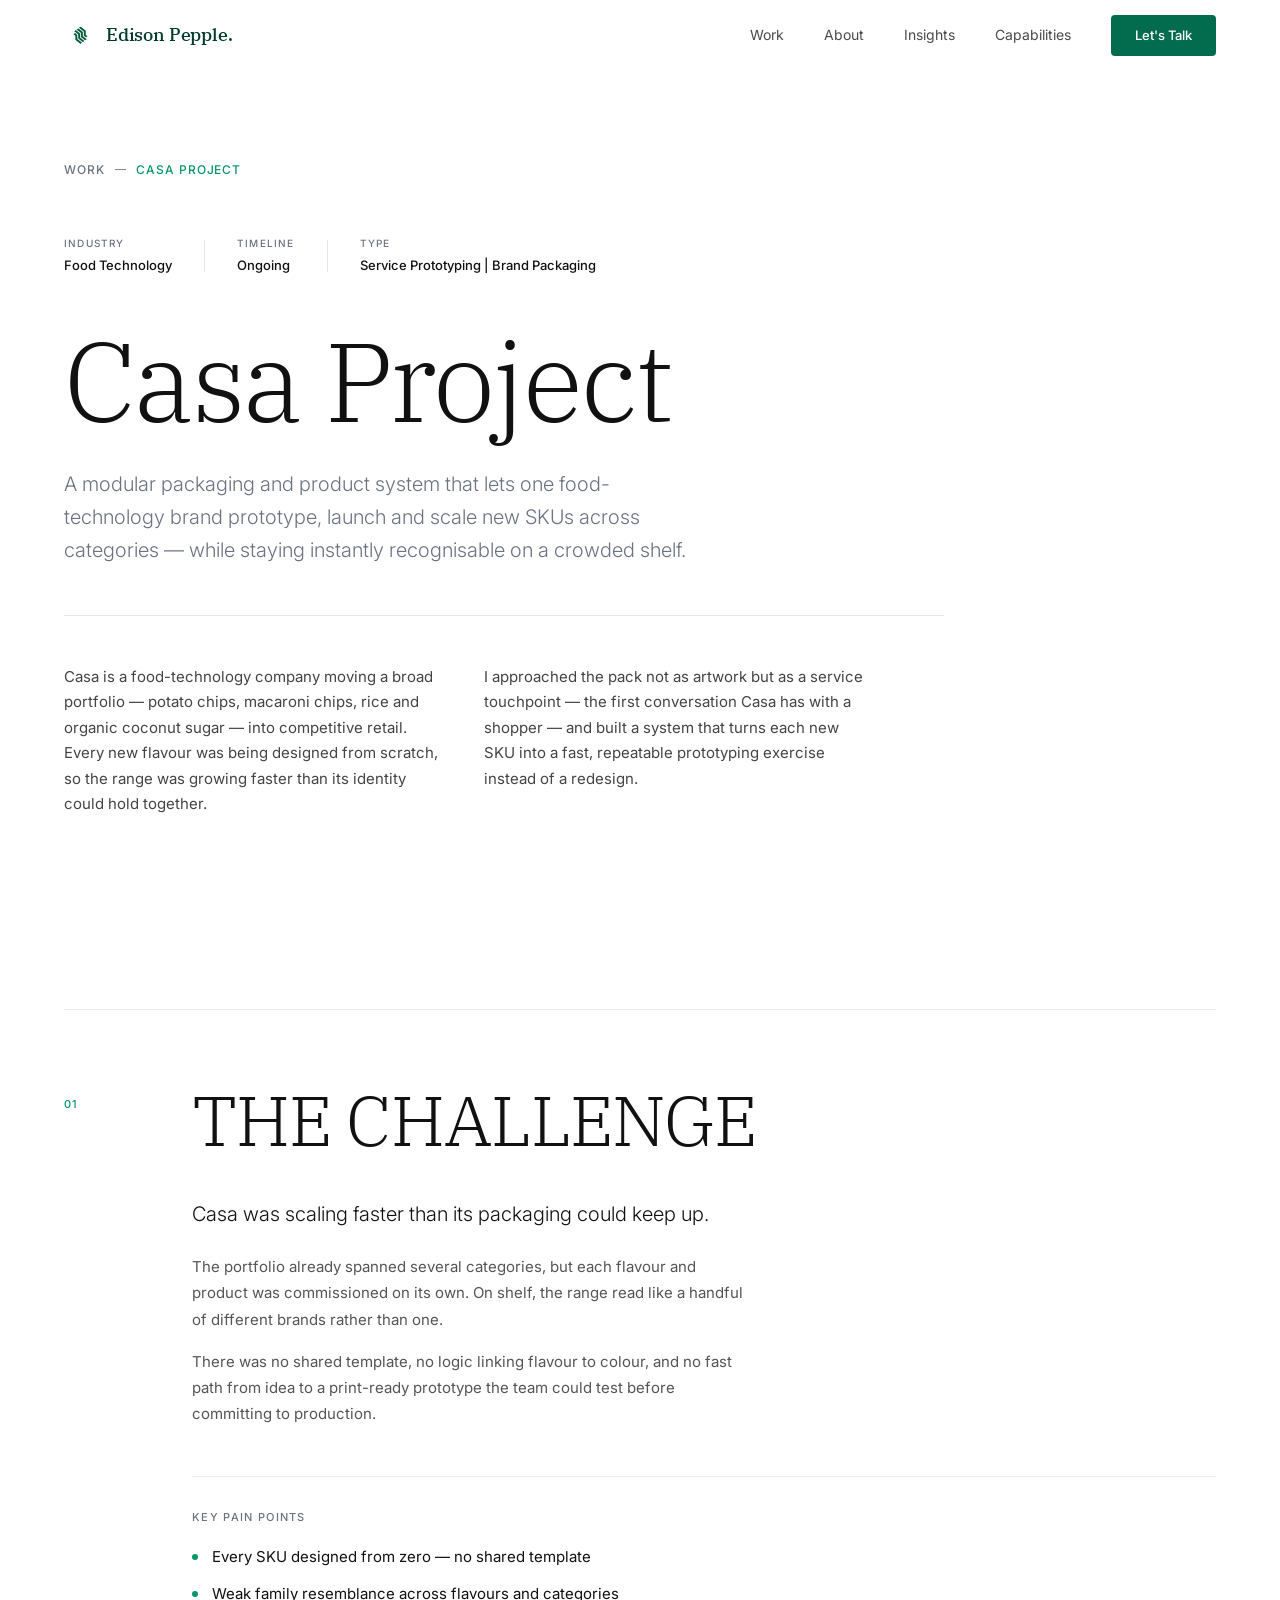
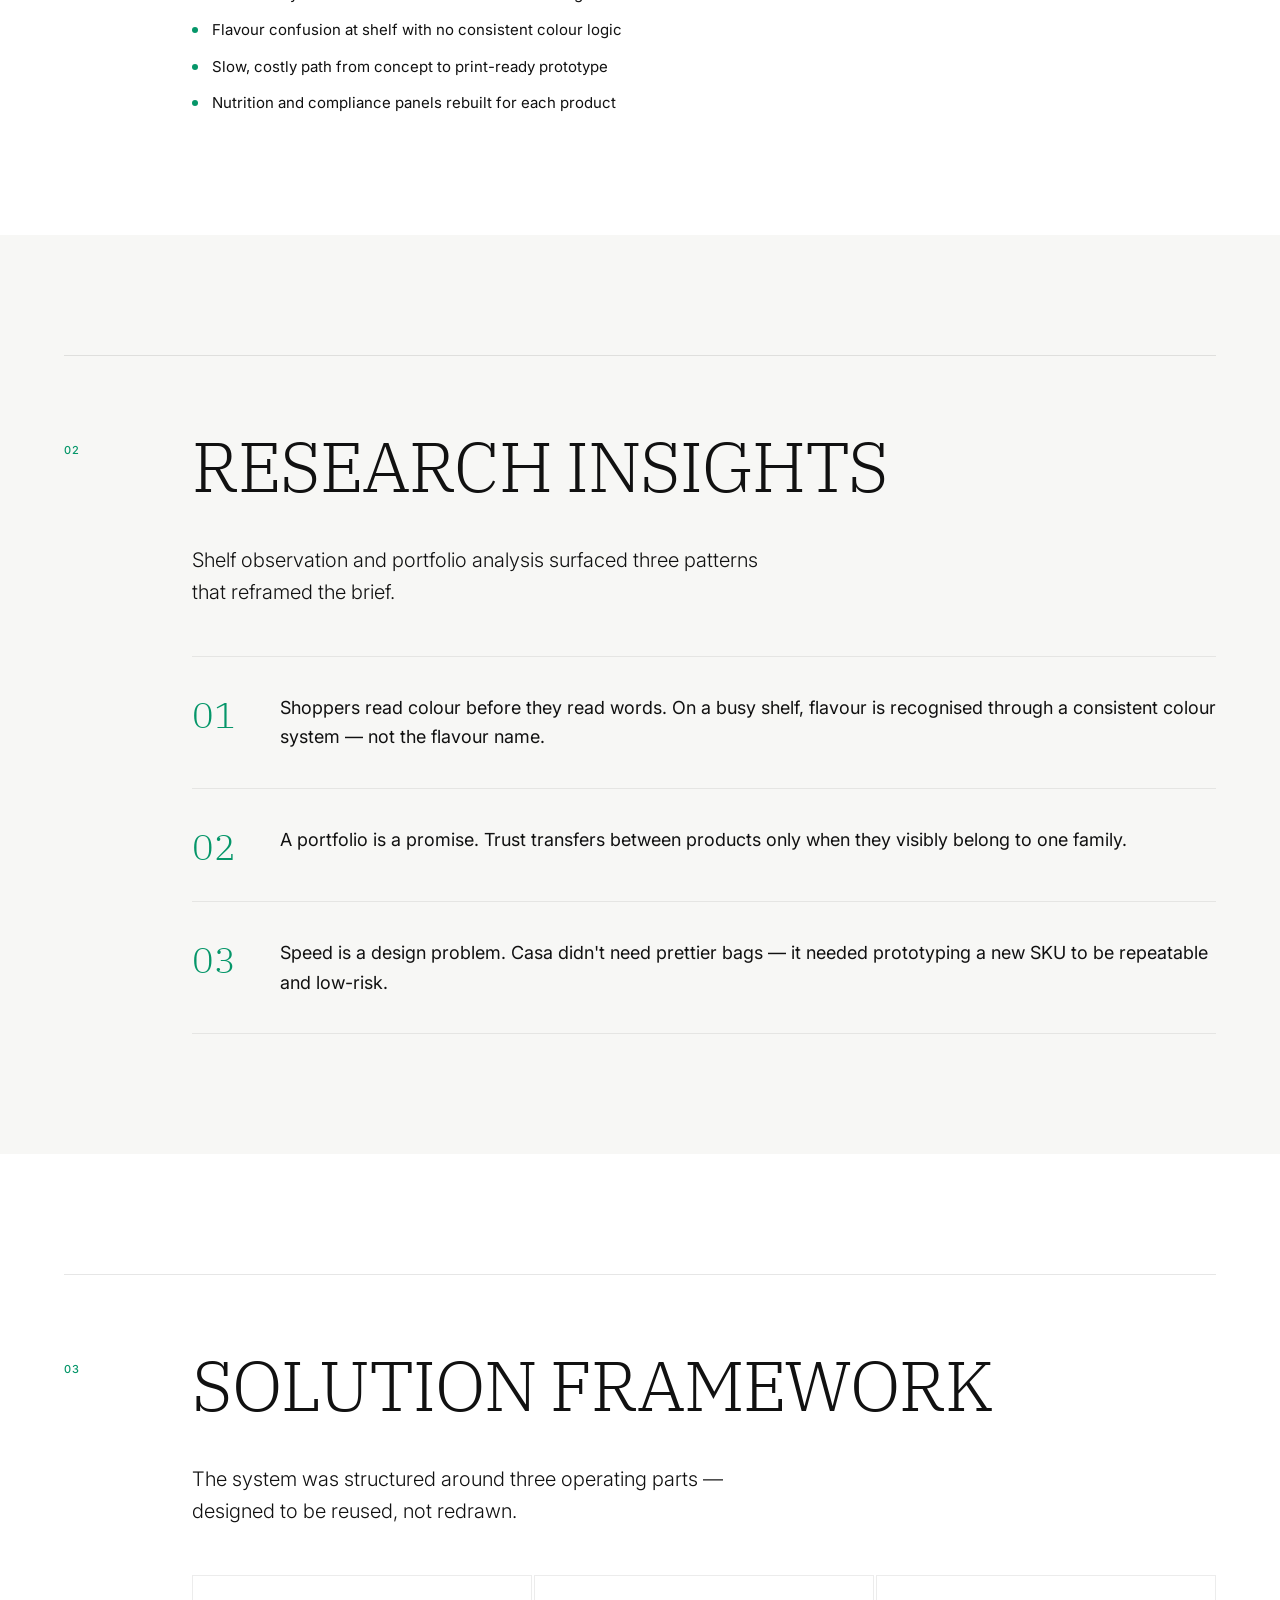
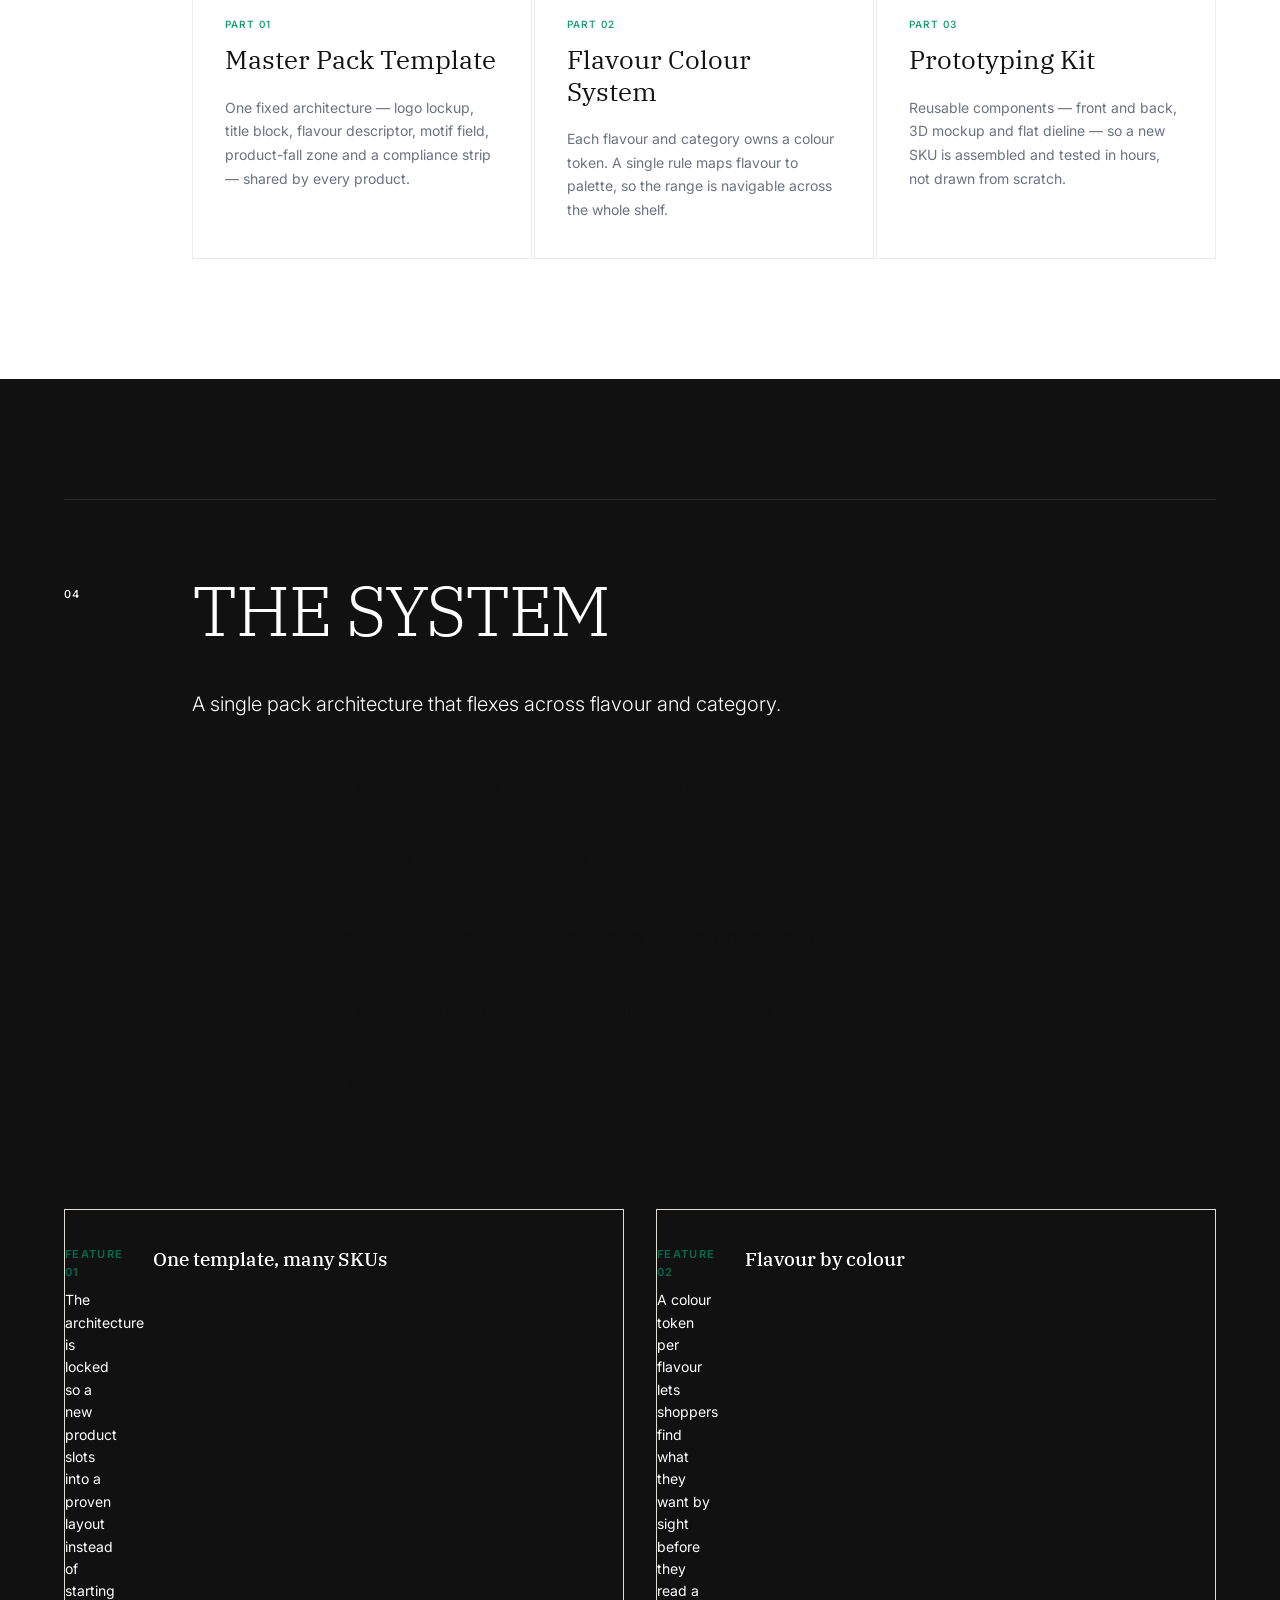
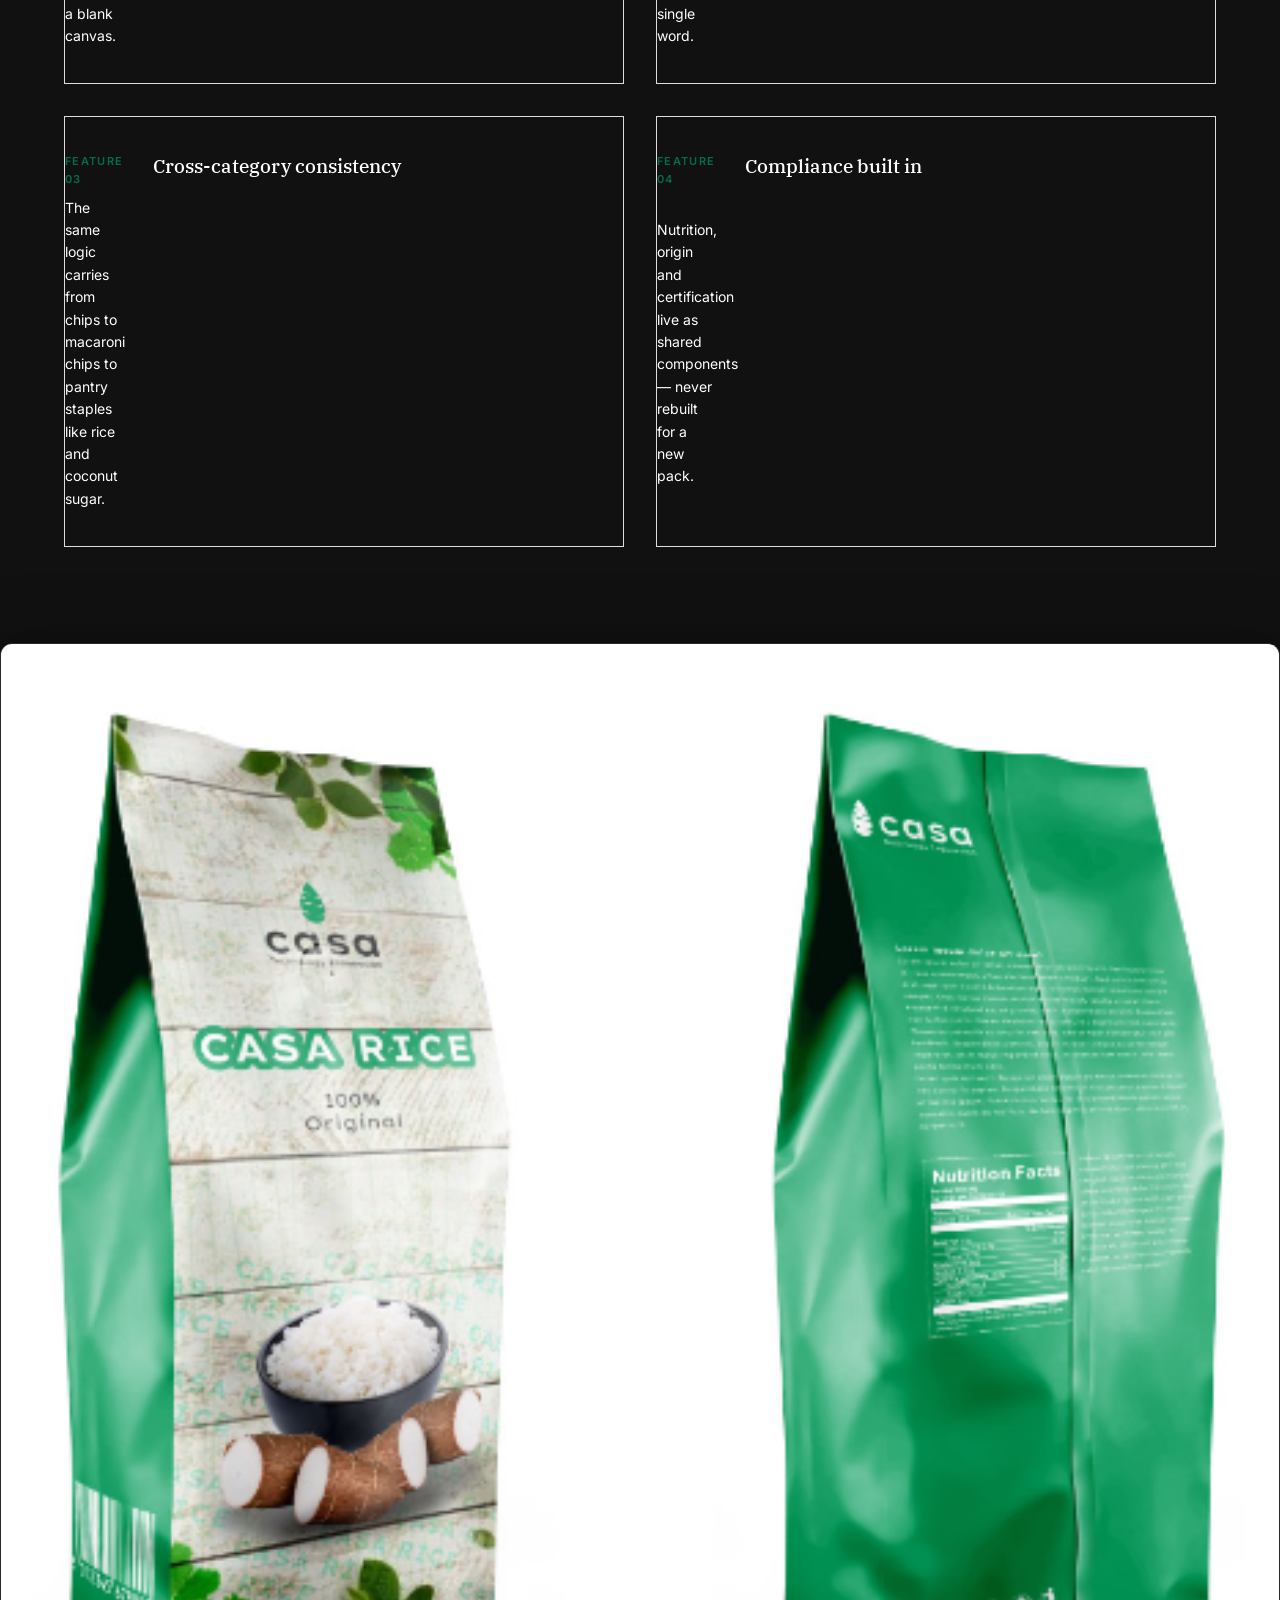
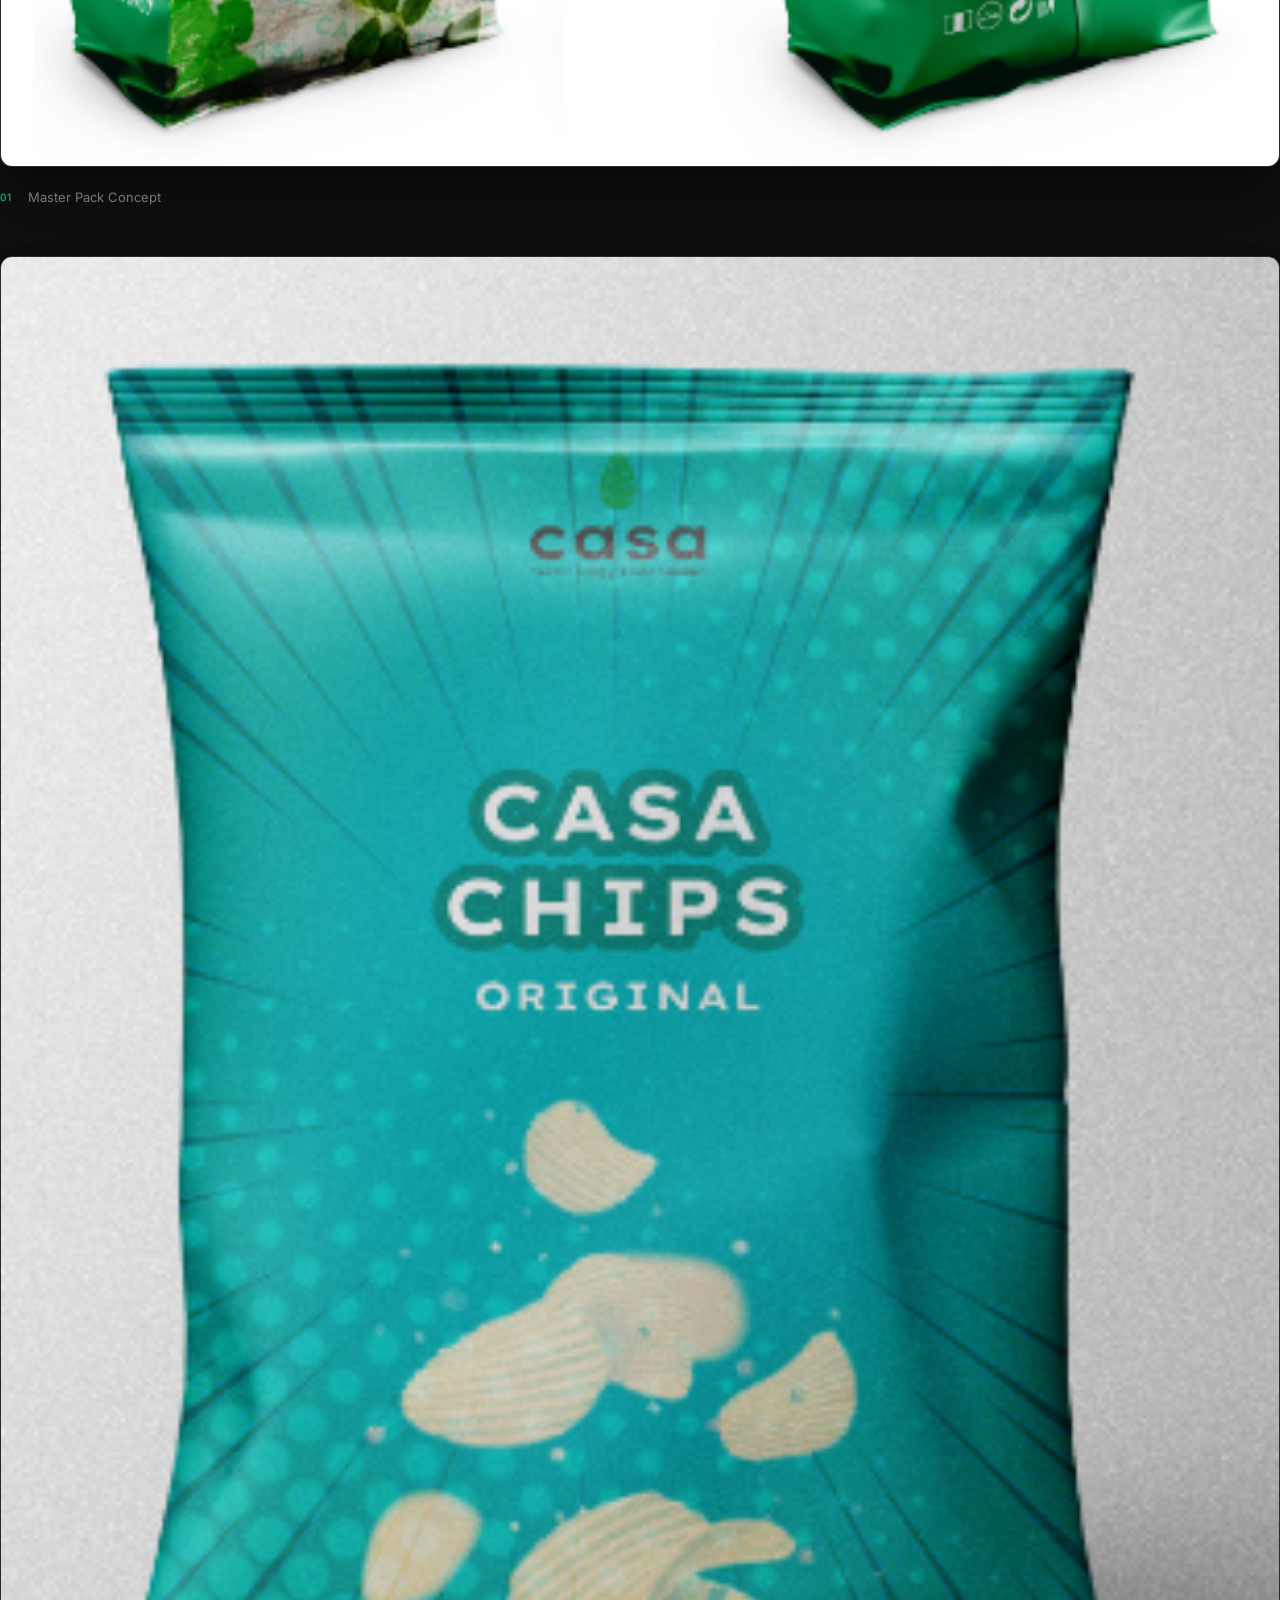
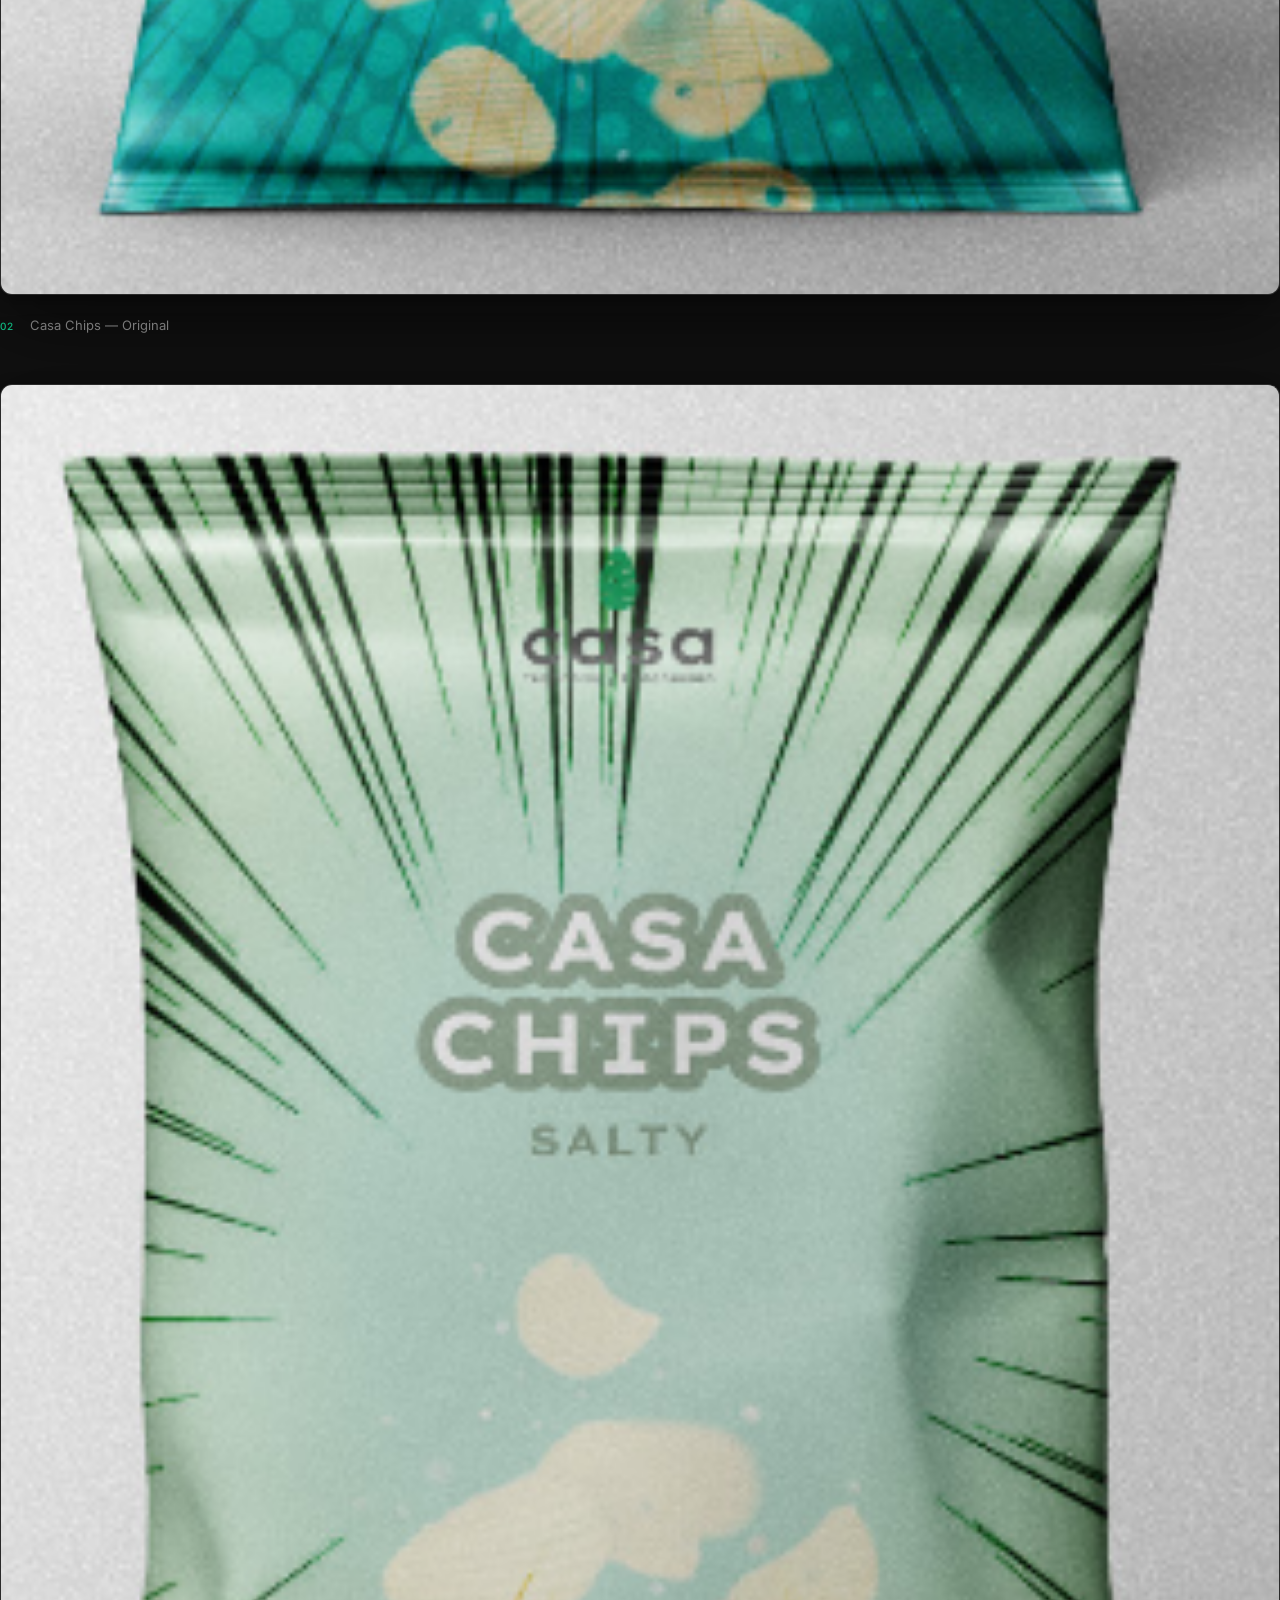
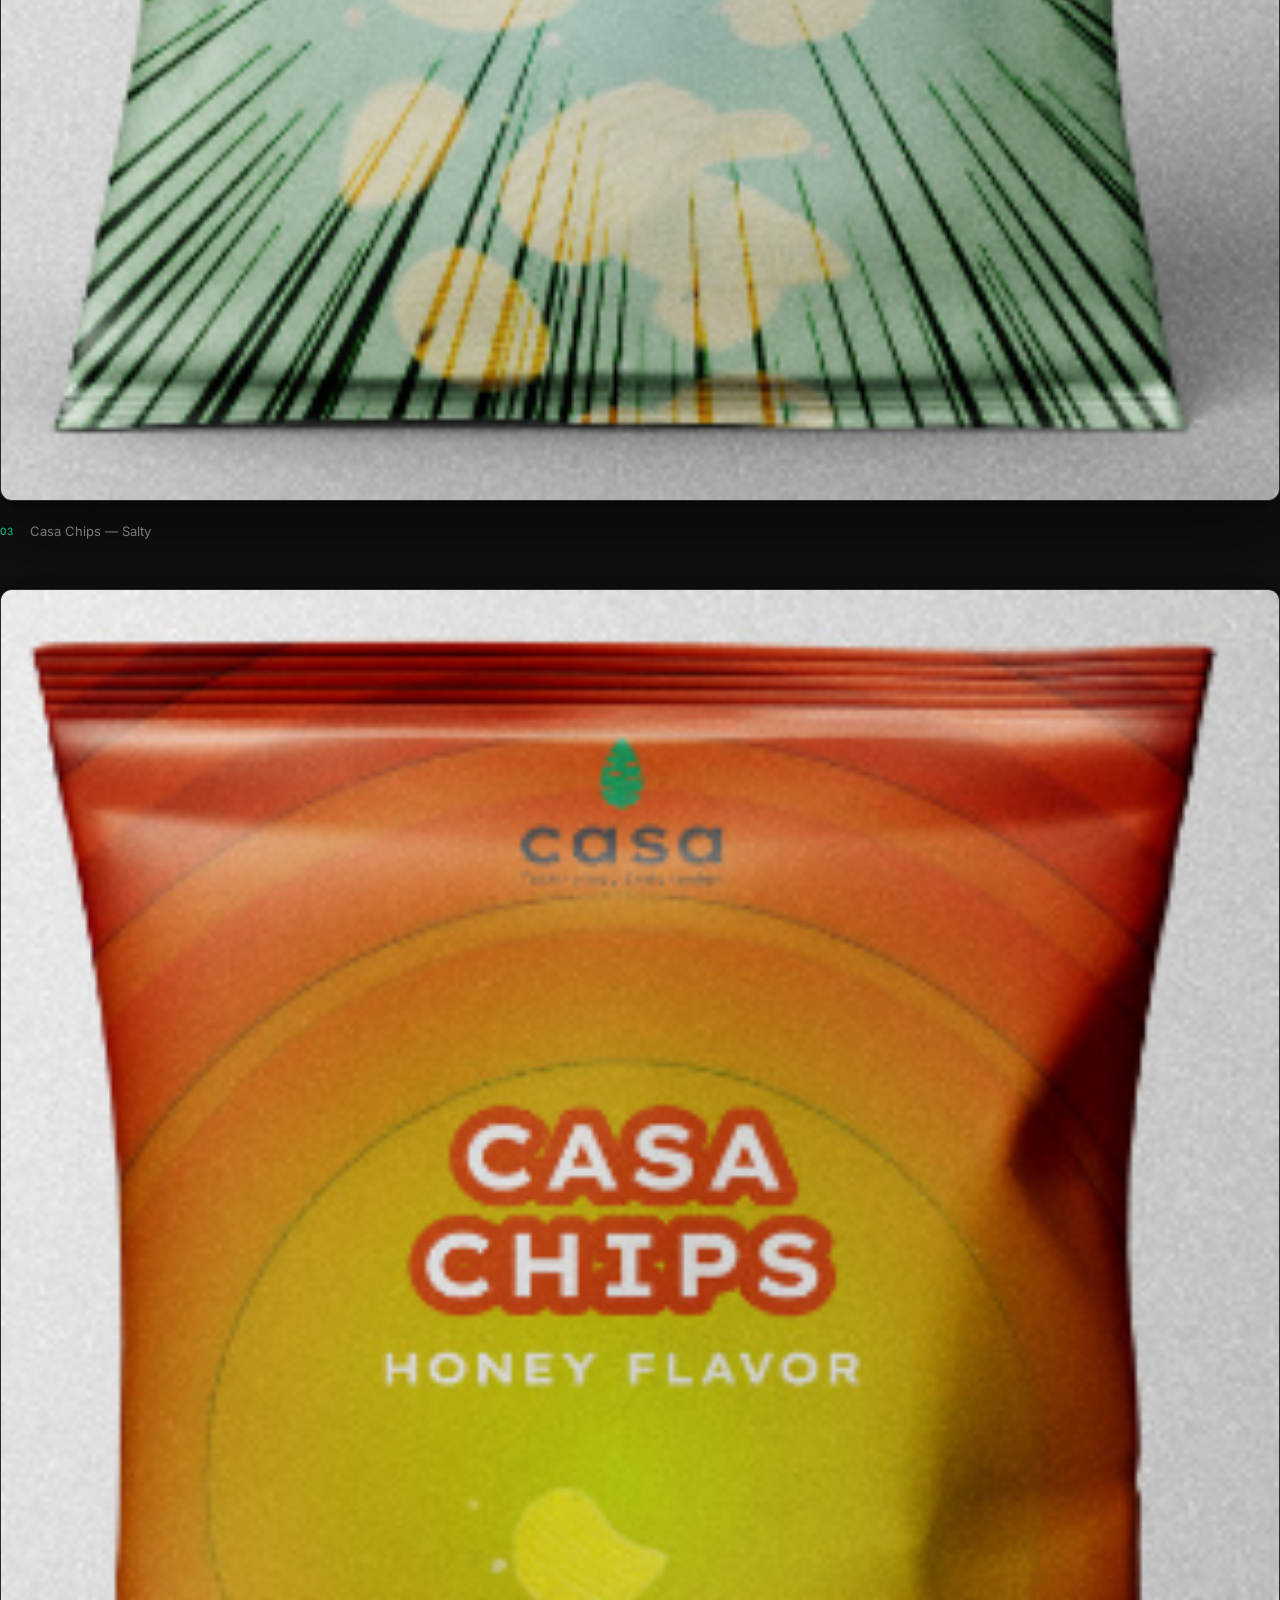
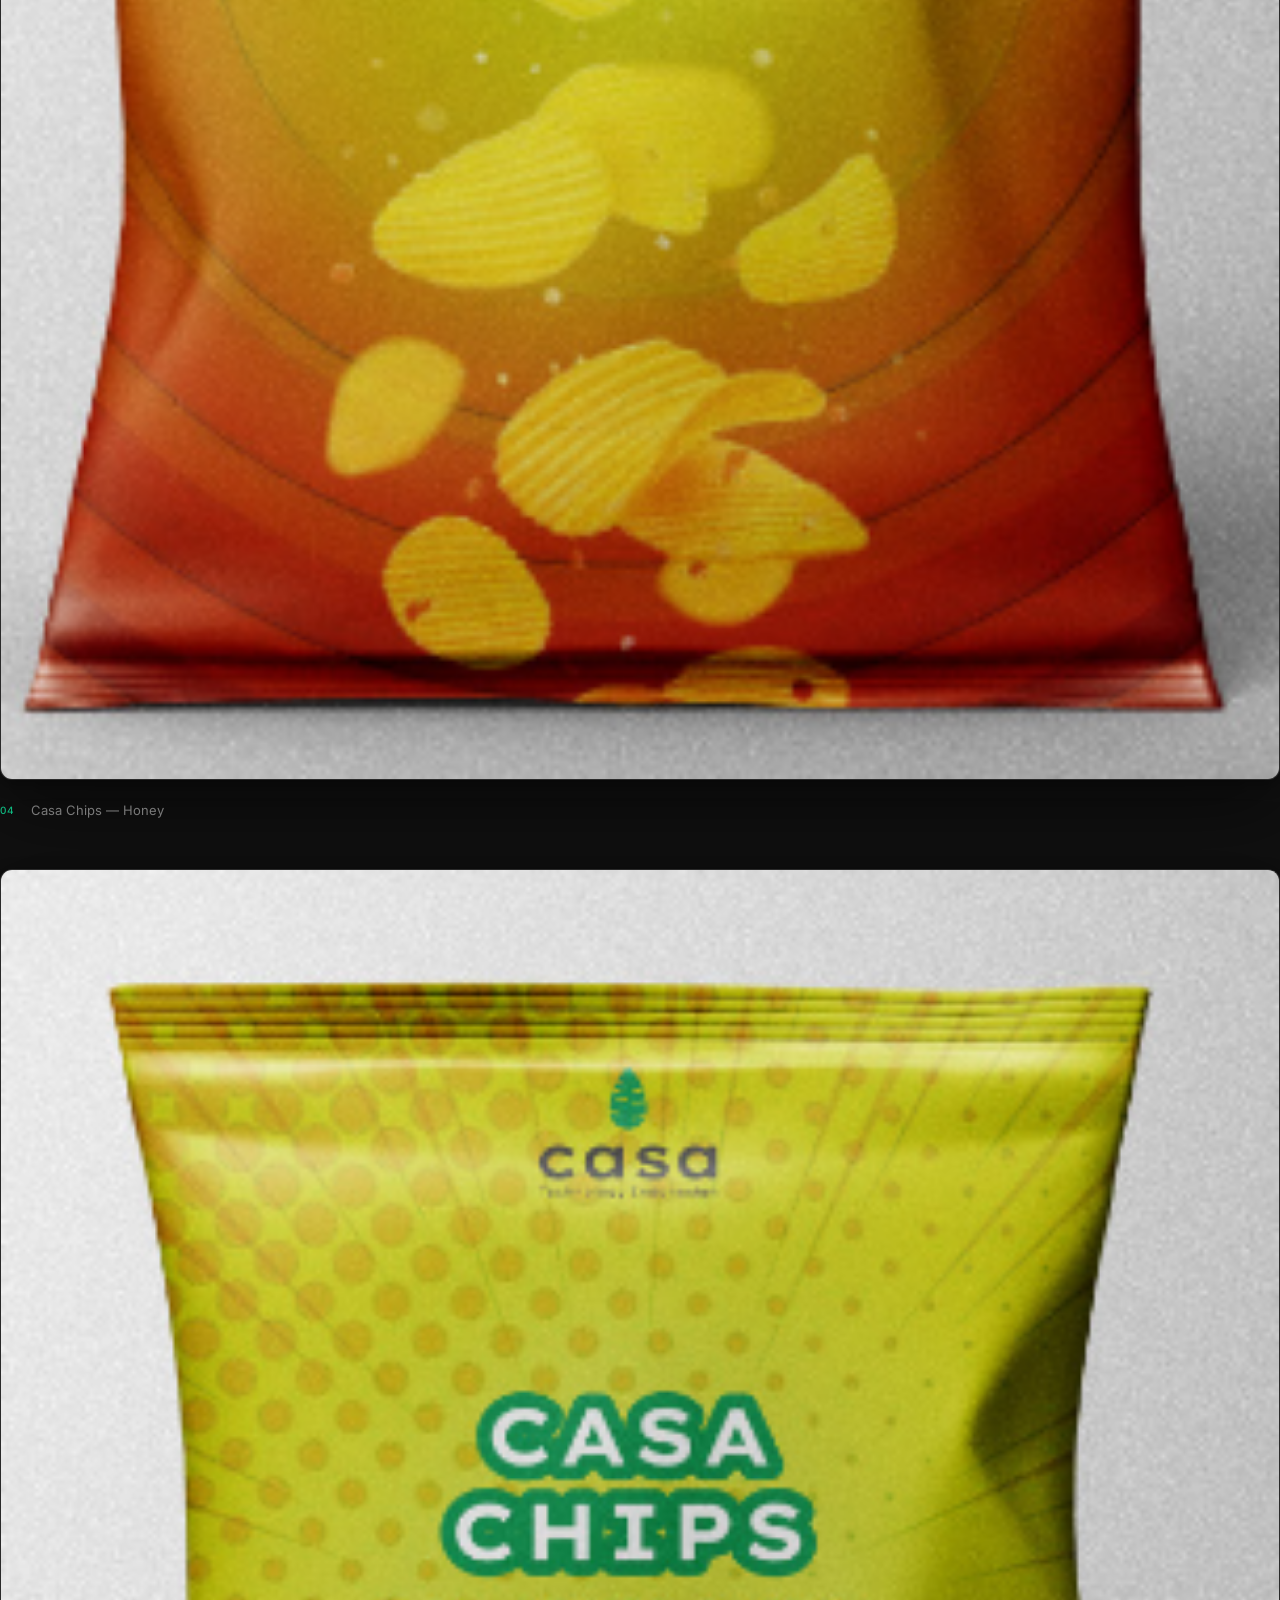
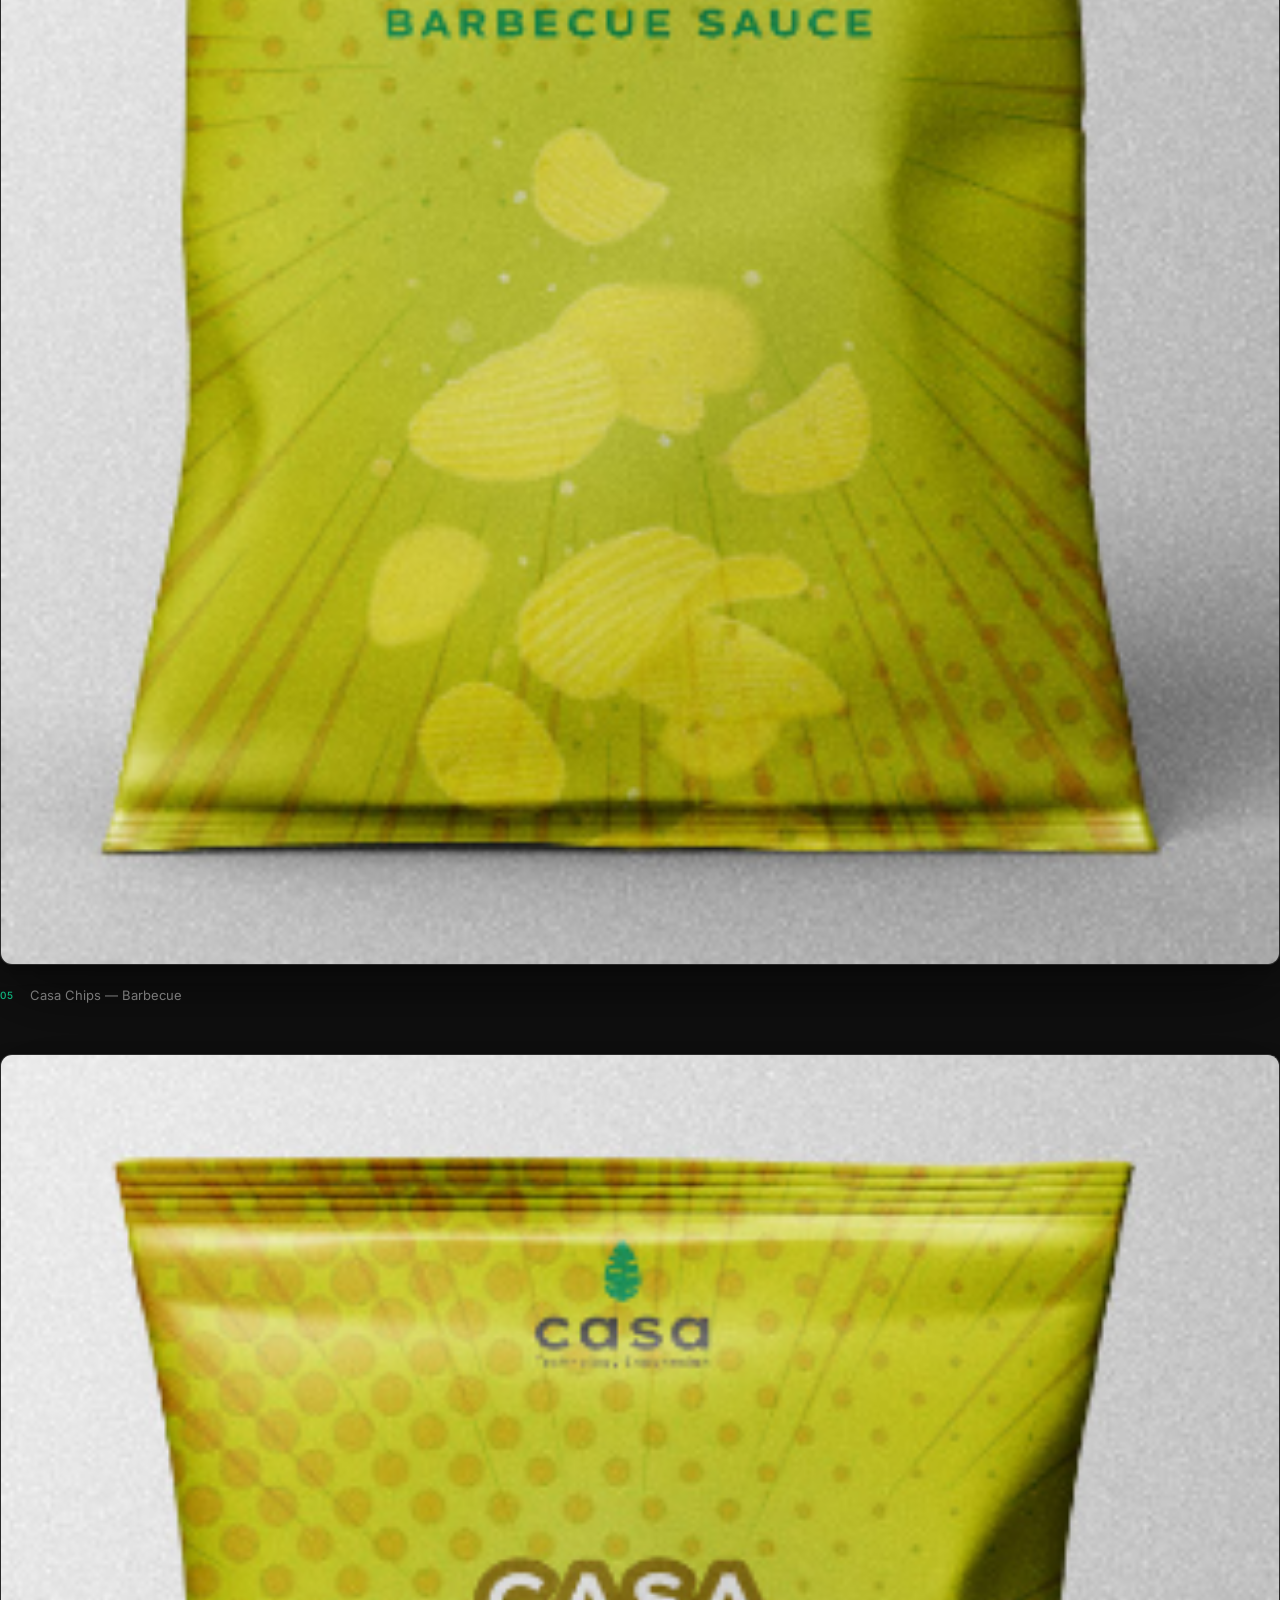
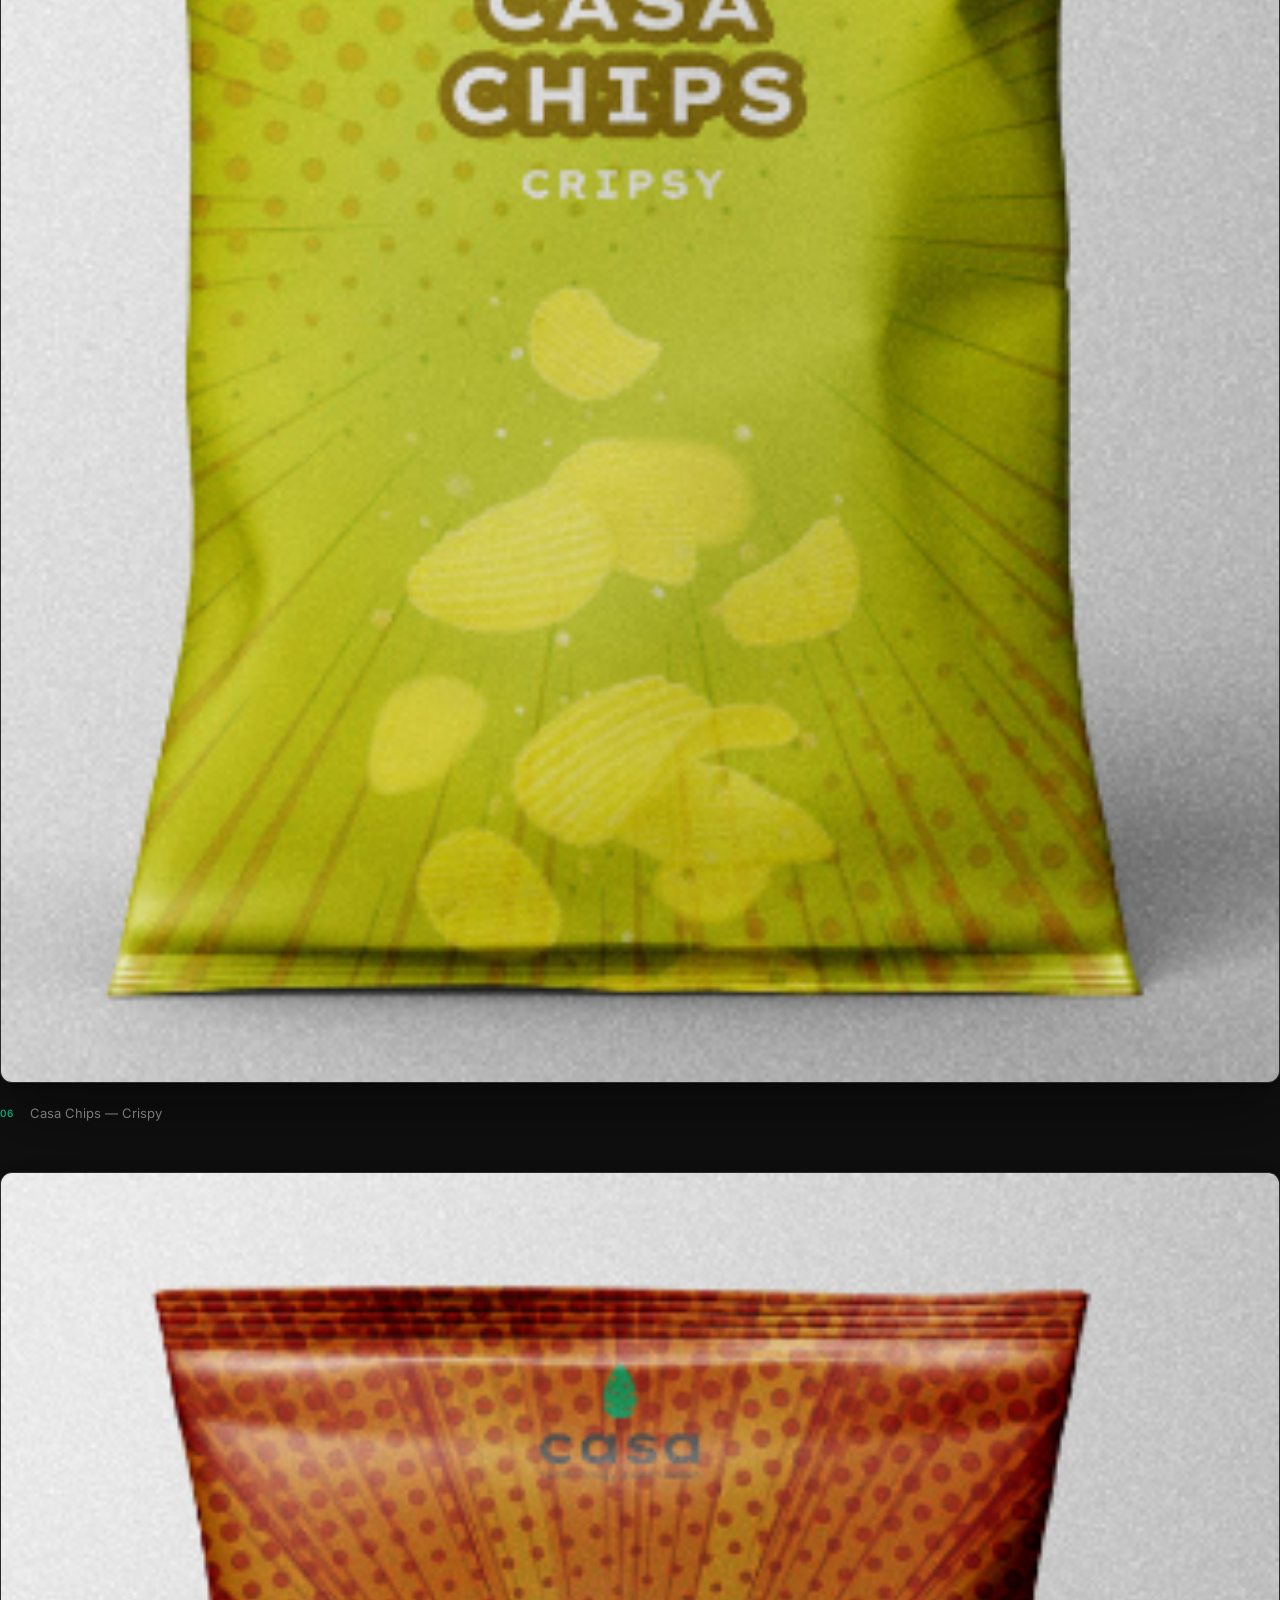
<file: casa-project.html>
<!DOCTYPE html>
<html lang="en">
<head>
  <meta charset="UTF-8">
  <meta name="viewport" content="width=device-width, initial-scale=1.0">
  <title>Casa Project — Case Study | Edison Pepple</title>
  <meta name="description" content="A modular packaging and product system that lets one food-technology brand prototype, launch and scale new SKUs across categories. Case study by Edison Pepple.">
  <meta name="keywords" content="Casa Project, Edison Pepple, Brand Packaging, Service Prototyping, Strategy, Systems Design">
  <meta name="author" content="Edison Pepple">

  <!-- Fonts -->
  <link rel="preconnect" href="https://fonts.googleapis.com">
  <link rel="preconnect" href="https://fonts.gstatic.com" crossorigin>
  <link href="https://fonts.googleapis.com/css2?family=IBM+Plex+Serif:ital,wght@0,300;0,400;0,500;0,600;0,700;1,300;1,400;1,500;1,600;1,700&family=Inter:wght@300;400;500;600;700&display=swap" rel="stylesheet">

  <!-- Styles -->
  <link rel="stylesheet" href="styles.css">
  <link rel="stylesheet" href="servemaster.css">

  <!-- Favicon -->
  <link rel="icon" type="image/png" href="assets/images/logo-icon.png">
</head>
<body class="cs-page">

  <!-- ================================================================
       NAVIGATION
       ================================================================ -->
  <nav class="nav" id="navbar">
    <a href="index.html" class="nav__logo" aria-label="Edison Pepple Home">
      <img src="assets/images/logo-icon.png" alt="Edison Pepple Logo" class="nav__logo-icon">
      <span class="nav__logo-text">Edison Pepple.</span>
    </a>

    <div class="nav__links" id="navLinks">
      <a href="works.html" class="nav__link" id="nav-work">Work</a>
      <a href="about.html" class="nav__link" id="nav-about">About</a>
      <a href="https://medium.com/@peppleiyerefa" target="_blank" class="nav__link" id="nav-insights">Insights</a>
      <a href="services.html" class="nav__link" id="nav-services">Capabilities</a>
      <a href="contact.html" class="nav__cta" id="nav-lets-talk">Let's Talk</a>
    </div>

    <button class="nav__menu-btn" id="menuBtn" aria-label="Toggle menu">
      <span></span>
      <span></span>
      <span></span>
    </button>
  </nav>

  <!-- ================================================================
       CASE STUDY HERO
       ================================================================ -->
  <section class="cs-hero" id="cs-hero">
    <div class="container">
      <div class="cs-hero__inner">

        <!-- Breadcrumb -->
        <nav class="cs-breadcrumb reveal" aria-label="Breadcrumb">
          <a href="index.html#work" class="cs-breadcrumb__link">Work</a>
          <span class="cs-breadcrumb__sep">—</span>
          <span class="cs-breadcrumb__current">Casa Project</span>
        </nav>

        <!-- Meta row -->
        <div class="cs-hero__meta reveal reveal-delay-1">
          <div class="cs-hero__meta-item">
            <span class="cs-hero__meta-label label">Industry</span>
            <span class="cs-hero__meta-value">Food Technology</span>
          </div>
          <div class="cs-hero__meta-divider"></div>
          <div class="cs-hero__meta-item">
            <span class="cs-hero__meta-label label">Timeline</span>
            <span class="cs-hero__meta-value">Ongoing</span>
          </div>
          <div class="cs-hero__meta-divider"></div>
          <div class="cs-hero__meta-item">
            <span class="cs-hero__meta-label label">Type</span>
            <span class="cs-hero__meta-value">Service Prototyping | Brand Packaging</span>
          </div>
        </div>

        <!-- Headline -->
        <h1 class="cs-hero__title reveal reveal-delay-2">Casa Project</h1>

        <!-- Subtitle -->
        <p class="cs-hero__subtitle body-lg reveal reveal-delay-3">
          A modular packaging and product system that lets one food-technology brand prototype, launch and scale new SKUs across categories — while staying instantly recognisable on a crowded shelf.
        </p>

        <div class="cs-hero__divider reveal reveal-delay-3"></div>

        <!-- Hero summary -->
        <div class="cs-hero__summary reveal reveal-delay-3">
          <p class="cs-hero__summary-text">
            Casa is a food-technology company moving a broad portfolio — potato chips, macaroni chips, rice and organic coconut sugar — into competitive retail. Every new flavour was being designed from scratch, so the range was growing faster than its identity could hold together.
          </p>
          <p class="cs-hero__summary-text">
            I approached the pack not as artwork but as a service touchpoint — the first conversation Casa has with a shopper — and built a system that turns each new SKU into a fast, repeatable prototyping exercise instead of a redesign.
          </p>
        </div>

      </div>
    </div>
  </section>

  <!-- ================================================================
       SECTION 01 — THE CHALLENGE
       ================================================================ -->
  <section class="cs-section" id="cs-challenge">
    <div class="container">
      <div class="cs-section__divider"></div>
      <div class="cs-section__inner">

        <div class="cs-section__label-col">
          <span class="cs-section__number label">01</span>
        </div>

        <div class="cs-section__body">
          <h2 class="cs-section__headline reveal">The Challenge</h2>

          <p class="cs-section__lead body-lg reveal reveal-delay-1">
            Casa was scaling faster than its packaging could keep up.
          </p>
          <p class="cs-section__text body-md reveal reveal-delay-1">
            The portfolio already spanned several categories, but each flavour and product was commissioned on its own. On shelf, the range read like a handful of different brands rather than one.
          </p>
          <p class="cs-section__text body-md reveal reveal-delay-2">
            There was no shared template, no logic linking flavour to colour, and no fast path from idea to a print-ready prototype the team could test before committing to production.
          </p>

          <!-- Pain Points -->
          <div class="cs-pain-points reveal reveal-delay-2">
            <span class="label cs-pain-points__label">Key Pain Points</span>
            <ul class="cs-pain-list" role="list">
              <li class="cs-pain-list__item">
                <span class="cs-pain-list__icon" aria-hidden="true"></span>
                Every SKU designed from zero — no shared template
              </li>
              <li class="cs-pain-list__item">
                <span class="cs-pain-list__icon" aria-hidden="true"></span>
                Weak family resemblance across flavours and categories
              </li>
              <li class="cs-pain-list__item">
                <span class="cs-pain-list__icon" aria-hidden="true"></span>
                Flavour confusion at shelf with no consistent colour logic
              </li>
              <li class="cs-pain-list__item">
                <span class="cs-pain-list__icon" aria-hidden="true"></span>
                Slow, costly path from concept to print-ready prototype
              </li>
              <li class="cs-pain-list__item">
                <span class="cs-pain-list__icon" aria-hidden="true"></span>
                Nutrition and compliance panels rebuilt for each product
              </li>
            </ul>
          </div>
        </div>

      </div>
    </div>
  </section>

  <!-- ================================================================
       SECTION 02 — RESEARCH INSIGHTS
       ================================================================ -->
  <section class="cs-section cs-section--tinted" id="cs-research">
    <div class="container">
      <div class="cs-section__divider"></div>
      <div class="cs-section__inner">

        <div class="cs-section__label-col">
          <span class="cs-section__number label">02</span>
        </div>

        <div class="cs-section__body">
          <h2 class="cs-section__headline reveal">Research Insights</h2>
          <p class="cs-section__lead body-lg reveal reveal-delay-1">
            Shelf observation and portfolio analysis surfaced three patterns that reframed the brief.
          </p>

          <!-- Insight Cards -->
          <div class="cs-insight-grid reveal reveal-delay-2">

            <article class="cs-insight-card" id="insight-01">
              <span class="cs-insight-card__number">01</span>
              <p class="cs-insight-card__text">
                Shoppers read colour before they read words. On a busy shelf, flavour is recognised through a consistent colour system — not the flavour name.
              </p>
            </article>

            <article class="cs-insight-card" id="insight-02">
              <span class="cs-insight-card__number">02</span>
              <p class="cs-insight-card__text">
                A portfolio is a promise. Trust transfers between products only when they visibly belong to one family.
              </p>
            </article>

            <article class="cs-insight-card" id="insight-03">
              <span class="cs-insight-card__number">03</span>
              <p class="cs-insight-card__text">
                Speed is a design problem. Casa didn't need prettier bags — it needed prototyping a new SKU to be repeatable and low-risk.
              </p>
            </article>

          </div>
        </div>

      </div>
    </div>
  </section>

  <!-- ================================================================
       SECTION 03 — SOLUTION FRAMEWORK
       ================================================================ -->
  <section class="cs-section" id="cs-solution">
    <div class="container">
      <div class="cs-section__divider"></div>
      <div class="cs-section__inner">

        <div class="cs-section__label-col">
          <span class="cs-section__number label">03</span>
        </div>

        <div class="cs-section__body">
          <h2 class="cs-section__headline reveal">Solution Framework</h2>
          <p class="cs-section__lead body-lg reveal reveal-delay-1">
            The system was structured around three operating parts — designed to be reused, not redrawn.
          </p>

          <!-- Pillars -->
          <div class="cs-pillars reveal reveal-delay-2">

            <div class="cs-pillar" id="pillar-01">
              <div class="cs-pillar__header">
                <span class="cs-pillar__tag label">Part 01</span>
                <h3 class="cs-pillar__title">Master Pack Template</h3>
              </div>
              <p class="cs-pillar__desc body-md">
                One fixed architecture — logo lockup, title block, flavour descriptor, motif field, product-fall zone and a compliance strip — shared by every product.
              </p>
              <div class="cs-pillar__accent"></div>
            </div>

            <div class="cs-pillar" id="pillar-02">
              <div class="cs-pillar__header">
                <span class="cs-pillar__tag label">Part 02</span>
                <h3 class="cs-pillar__title">Flavour Colour System</h3>
              </div>
              <p class="cs-pillar__desc body-md">
                Each flavour and category owns a colour token. A single rule maps flavour to palette, so the range is navigable across the whole shelf.
              </p>
              <div class="cs-pillar__accent"></div>
            </div>

            <div class="cs-pillar" id="pillar-03">
              <div class="cs-pillar__header">
                <span class="cs-pillar__tag label">Part 03</span>
                <h3 class="cs-pillar__title">Prototyping Kit</h3>
              </div>
              <p class="cs-pillar__desc body-md">
                Reusable components — front and back, 3D mockup and flat dieline — so a new SKU is assembled and tested in hours, not drawn from scratch.
              </p>
              <div class="cs-pillar__accent"></div>
            </div>

          </div>
        </div>

      </div>
    </div>
  </section>

  <!-- ================================================================
       SECTION 04 — THE SYSTEM
       ================================================================ -->
  <section class="cs-section cs-section--product" id="cs-product">
    <div class="container">
      <div class="cs-section__divider"></div>
      <div class="cs-section__inner">

        <div class="cs-section__label-col">
          <span class="cs-section__number label">04</span>
        </div>

        <div class="cs-section__body">
          <h2 class="cs-section__headline reveal">The System</h2>
          <p class="cs-section__lead body-lg reveal reveal-delay-1">
            A single pack architecture that flexes across flavour and category.
          </p>
          
          <ul class="cs-pain-list reveal reveal-delay-2" role="list" style="margin-top: 2rem;">
              <li class="cs-pain-list__item" style="align-items: flex-start; margin-bottom: 1rem;">
                <strong>A. Logo lockup</strong><br>Fixed position, fixed scale — the constant that signals "this is Casa" at distance.
              </li>
              <li class="cs-pain-list__item" style="align-items: flex-start; margin-bottom: 1rem;">
                <strong>B. Title & flavour block</strong><br>Same grid every time; only the flavour word and colour change.
              </li>
              <li class="cs-pain-list__item" style="align-items: flex-start; margin-bottom: 1rem;">
                <strong>C. Motif field</strong><br>Halftone, sunburst or speed-lines — one texture per family, recoloured per SKU.
              </li>
              <li class="cs-pain-list__item" style="align-items: flex-start; margin-bottom: 1rem;">
                <strong>D. Product-fall zone</strong><br>The appetite cue: product falling into frame, shared across the range.
              </li>
              <li class="cs-pain-list__item" style="align-items: flex-start;">
                <strong>E. Compliance strip</strong><br>Reusable nutrition panel, origin mark and certifications — built once.
              </li>
          </ul>
        </div>

      </div>

      <!-- Feature highlights -->
      <div class="cs-screens reveal reveal-delay-2" style="margin-top: 4rem;">
        <div class="cs-insight-grid" style="grid-template-columns: repeat(2, 1fr); gap: 2rem;">
          <article class="cs-insight-card" style="background: transparent; border: 1px solid var(--color-border); box-shadow: none;">
              <p class="label" style="margin-bottom: 0.5rem; color: var(--color-primary);">Feature 01</p>
              <h3 class="heading-sm" style="margin-bottom: 1rem;">One template, many SKUs</h3>
              <p class="body-sm" style="color: var(--color-text-light);">The architecture is locked so a new product slots into a proven layout instead of starting a blank canvas.</p>
          </article>
          <article class="cs-insight-card" style="background: transparent; border: 1px solid var(--color-border); box-shadow: none;">
              <p class="label" style="margin-bottom: 0.5rem; color: var(--color-primary);">Feature 02</p>
              <h3 class="heading-sm" style="margin-bottom: 1rem;">Flavour by colour</h3>
              <p class="body-sm" style="color: var(--color-text-light);">A colour token per flavour lets shoppers find what they want by sight before they read a single word.</p>
          </article>
          <article class="cs-insight-card" style="background: transparent; border: 1px solid var(--color-border); box-shadow: none;">
              <p class="label" style="margin-bottom: 0.5rem; color: var(--color-primary);">Feature 03</p>
              <h3 class="heading-sm" style="margin-bottom: 1rem;">Cross-category consistency</h3>
              <p class="body-sm" style="color: var(--color-text-light);">The same logic carries from chips to macaroni chips to pantry staples like rice and coconut sugar.</p>
          </article>
          <article class="cs-insight-card" style="background: transparent; border: 1px solid var(--color-border); box-shadow: none;">
              <p class="label" style="margin-bottom: 0.5rem; color: var(--color-primary);">Feature 04</p>
              <h3 class="heading-sm" style="margin-bottom: 1rem;">Compliance built in</h3>
              <p class="body-sm" style="color: var(--color-text-light);">Nutrition, origin and certification live as shared components — never rebuilt for a new pack.</p>
          </article>
        </div>
      </div>
      
    </div>

    <!-- Full-bleed screen gallery for packaging -->
    <div class="cs-screens reveal reveal-delay-2" style="margin-top: 6rem; padding-bottom: 6rem;">
      <figure class="cs-screen" id="screen-header">
        <div class="cs-screen__frame">
          <img src="assets/images/Casa project Header.PNG" alt="Casa Project Master Pack" class="cs-screen__img" loading="lazy">
        </div>
        <figcaption class="cs-screen__caption">
          <span class="cs-screen__caption-num label">01</span>
          Master Pack Concept
        </figcaption>
      </figure>

      <figure class="cs-screen" id="screen-original">
        <div class="cs-screen__frame">
          <img src="assets/images/Casa Chips Original Pack.PNG" alt="Casa Chips Original Flavor Pack" class="cs-screen__img" loading="lazy">
        </div>
        <figcaption class="cs-screen__caption">
          <span class="cs-screen__caption-num label">02</span>
          Casa Chips — Original
        </figcaption>
      </figure>

      <figure class="cs-screen" id="screen-salty">
        <div class="cs-screen__frame">
          <img src="assets/images/Casa Chips Salty Pack.PNG" alt="Casa Chips Salty Flavor Pack" class="cs-screen__img" loading="lazy">
        </div>
        <figcaption class="cs-screen__caption">
          <span class="cs-screen__caption-num label">03</span>
          Casa Chips — Salty
        </figcaption>
      </figure>

      <figure class="cs-screen" id="screen-honey">
        <div class="cs-screen__frame">
          <img src="assets/images/Casa Chips Honey Pack.PNG" alt="Casa Chips Honey Flavor Pack" class="cs-screen__img" loading="lazy">
        </div>
        <figcaption class="cs-screen__caption">
          <span class="cs-screen__caption-num label">04</span>
          Casa Chips — Honey
        </figcaption>
      </figure>

      <figure class="cs-screen" id="screen-bbq">
        <div class="cs-screen__frame">
          <img src="assets/images/Casa Chips Pack.PNG" alt="Casa Chips Barbecue Flavor Pack" class="cs-screen__img" loading="lazy">
        </div>
        <figcaption class="cs-screen__caption">
          <span class="cs-screen__caption-num label">05</span>
          Casa Chips — Barbecue
        </figcaption>
      </figure>

      <figure class="cs-screen" id="screen-crispy">
        <div class="cs-screen__frame">
          <img src="assets/images/Casa Chips Cripsy Pack.PNG" alt="Casa Chips Crispy Flavor Pack" class="cs-screen__img" loading="lazy">
        </div>
        <figcaption class="cs-screen__caption">
          <span class="cs-screen__caption-num label">06</span>
          Casa Chips — Crispy
        </figcaption>
      </figure>

      <figure class="cs-screen" id="screen-tomato">
        <div class="cs-screen__frame">
          <img src="assets/images/Casa Tomato Chips Pack.PNG" alt="Casa Chips Tomato Flavor Pack" class="cs-screen__img" loading="lazy">
        </div>
        <figcaption class="cs-screen__caption">
          <span class="cs-screen__caption-num label">07</span>
          Casa Chips — Tomato
        </figcaption>
      </figure>

      <figure class="cs-screen" id="screen-macaroni">
        <div class="cs-screen__frame">
          <img src="assets/images/Casa Marcaroni Chips..PNG" alt="Casa Macaroni Chips Pack" class="cs-screen__img" loading="lazy">
        </div>
        <figcaption class="cs-screen__caption">
          <span class="cs-screen__caption-num label">08</span>
          Casa Macaroni Chips
        </figcaption>
      </figure>

      <figure class="cs-screen" id="screen-coconut-sugar">
        <div class="cs-screen__frame">
          <img src="assets/images/Casa Coconut Sugar.PNG" alt="Casa Coconut Sugar Pack" class="cs-screen__img" loading="lazy">
        </div>
        <figcaption class="cs-screen__caption">
          <span class="cs-screen__caption-num label">09</span>
          Casa Coconut Sugar
        </figcaption>
      </figure>
    </div>
  </section>

  <!-- ================================================================
       SECTION 05 — BUSINESS IMPACT
       ================================================================ -->
  <section class="cs-section cs-section--tinted" id="cs-impact">
    <div class="container">
      <div class="cs-section__divider"></div>
      <div class="cs-section__inner">

        <div class="cs-section__label-col">
          <span class="cs-section__number label">05</span>
        </div>

        <div class="cs-section__body">
          <h2 class="cs-section__headline reveal">Impact</h2>
          <p class="cs-section__lead body-lg reveal reveal-delay-1" style="margin-bottom: 2rem;">
            The system changed how Casa operates its brand — not just how a single bag looks.
          </p>

          <div class="cs-impact-grid reveal reveal-delay-1">

            <div class="cs-impact-card" id="impact-01">
              <div class="cs-impact-card__accent"></div>
              <p class="cs-impact-card__text">New SKUs prototyped in hours, not weeks</p>
            </div>

            <div class="cs-impact-card" id="impact-02">
              <div class="cs-impact-card__accent"></div>
              <p class="cs-impact-card__text">One recognisable family across every category</p>
            </div>

            <div class="cs-impact-card" id="impact-03">
              <div class="cs-impact-card__accent"></div>
              <p class="cs-impact-card__text">Flavour found by colour, at a glance, on shelf</p>
            </div>

            <div class="cs-impact-card" id="impact-04">
              <div class="cs-impact-card__accent"></div>
              <p class="cs-impact-card__text">Lower design and print iteration cost</p>
            </div>
            
            <div class="cs-impact-card" id="impact-05">
              <div class="cs-impact-card__accent"></div>
              <p class="cs-impact-card__text">Compliance handled once, reused everywhere</p>
            </div>

            <div class="cs-impact-card" id="impact-06">
              <div class="cs-impact-card__accent"></div>
              <p class="cs-impact-card__text">A brand the team can run without redrawing it</p>
            </div>

          </div>
        </div>

      </div>
    </div>
  </section>

  <!-- ================================================================
       SECTION 06 — KEY LEARNINGS
       ================================================================ -->
  <section class="cs-section cs-section--learnings" id="cs-learnings">
    <div class="container">
      <div class="cs-section__divider"></div>
      <div class="cs-section__inner">

        <div class="cs-section__label-col">
          <span class="cs-section__number label">06</span>
        </div>

        <div class="cs-section__body">
          <h2 class="cs-section__headline reveal">Reflection</h2>

          <blockquote class="cs-learning-quote reveal reveal-delay-1">
            <p>
              "Packaging isn't the last step of a product — it's the first conversation the brand has with the shopper."
            </p>
          </blockquote>

          <p class="cs-section__text body-md reveal reveal-delay-2">
            By treating the pack as a service touchpoint and the design as a system, Casa stopped commissioning artwork and started operating a brand — one that can grow a SKU at a time without losing the thread that ties the whole shelf together.
          </p>
        </div>

      </div>
    </div>
  </section>

  <!-- ================================================================
       NEXT PROJECT NAVIGATION
       ================================================================ -->
  <section class="cs-next-projects" id="cs-next">
    <div class="container">
      <div class="cs-section__divider"></div>

      <div class="cs-next-projects__header reveal">
        <span class="label">Explore More Work</span>
      </div>

      <div class="cs-next-projects__grid reveal reveal-delay-1">

        <a href="servemaster.html" class="cs-next-card" id="next-servemaster" aria-label="View ServeMaster case study">
          <span class="cs-next-card__number label">01</span>
          <h3 class="cs-next-card__title">ServeMaster</h3>
          <p class="cs-next-card__role label">Service Design</p>
          <span class="cs-next-card__arrow" aria-hidden="true">
            <svg viewBox="0 0 16 16" fill="none" xmlns="http://www.w3.org/2000/svg">
              <path d="M3.333 8h9.334M8.667 4l4 4-4 4" stroke="currentColor" stroke-width="1.5" stroke-linecap="round" stroke-linejoin="round"/>
            </svg>
          </span>
        </a>

        <a href="droomwork.html" class="cs-next-card" id="next-droomwork" aria-label="View Droomwork case study">
          <span class="cs-next-card__number label">02</span>
          <h3 class="cs-next-card__title">Droomwork</h3>
          <p class="cs-next-card__role label">Product Strategy Research</p>
          <span class="cs-next-card__arrow" aria-hidden="true">
            <svg viewBox="0 0 16 16" fill="none" xmlns="http://www.w3.org/2000/svg">
              <path d="M3.333 8h9.334M8.667 4l4 4-4 4" stroke="currentColor" stroke-width="1.5" stroke-linecap="round" stroke-linejoin="round"/>
            </svg>
          </span>
        </a>

        <a href="creek-project.html" class="cs-next-card" id="next-creek" aria-label="View Creek Project case study">
          <span class="cs-next-card__number label">03</span>
          <h3 class="cs-next-card__title">Creek Project</h3>
          <p class="cs-next-card__role label">UX Research &amp; Product Design</p>
          <span class="cs-next-card__arrow" aria-hidden="true">
            <svg viewBox="0 0 16 16" fill="none" xmlns="http://www.w3.org/2000/svg">
              <path d="M3.333 8h9.334M8.667 4l4 4-4 4" stroke="currentColor" stroke-width="1.5" stroke-linecap="round" stroke-linejoin="round"/>
            </svg>
          </span>
        </a>

      </div>
    </div>
  </section>

  <!-- ================================================================
       CONTACT CTA
       ================================================================ -->
  <section class="contact-cta" id="contact">
    <div class="container">
      <div class="contact-cta__inner">
        <div class="contact-cta__left reveal">
          <h2 class="contact-cta__headline">
            Let's build<br>something<br><em>valuable.</em>
          </h2>
        </div>
        <div class="contact-cta__right reveal reveal-delay-1">
          <p class="contact-cta__subheader">
            Have a project in mind? I bring strategic research and service design into your next initiative. Let's have a conversation about what's possible.
          </p>
          <a href="contact.html" class="contact-cta__btn" id="cta-start-conversation">
            Start a Conversation
            <svg viewBox="0 0 16 16" fill="none" xmlns="http://www.w3.org/2000/svg">
              <path d="M3.333 8h9.334M8.667 4l4 4-4 4" stroke="currentColor" stroke-width="1.5" stroke-linecap="round" stroke-linejoin="round"/>
            </svg>
          </a>
        </div>
      </div>
    </div>
  </section>

  <!-- ================================================================
       FOOTER
       ================================================================ -->
  <footer class="footer" id="footer">
    <div class="container">
      <div class="footer__inner">
        <div class="footer__brand">
          <img src="assets/images/logo-icon.png" alt="Edison Pepple" class="footer__logo-icon">
          <span class="footer__brand-name">Edison Pepple</span>
        </div>
        <div class="footer__socials">
          <a href="#" class="footer__social-link" id="social-linkedin" aria-label="LinkedIn">LinkedIn</a>
          <a href="#" class="footer__social-link" id="social-facebook" aria-label="Facebook">Facebook</a>
          <a href="#" class="footer__social-link" id="social-x" aria-label="X (Twitter)">X</a>
          <a href="#" class="footer__social-link" id="social-medium" aria-label="Medium">Medium</a>
        </div>
      </div>
      <p class="footer__copyright">
        &copy; 2026 Edison Pepple Iyerefa. All rights reserved.
      </p>
    </div>
  </footer>

  <!-- Scripts -->
  <script src="script.js"></script>
</body>
</html>
</file>
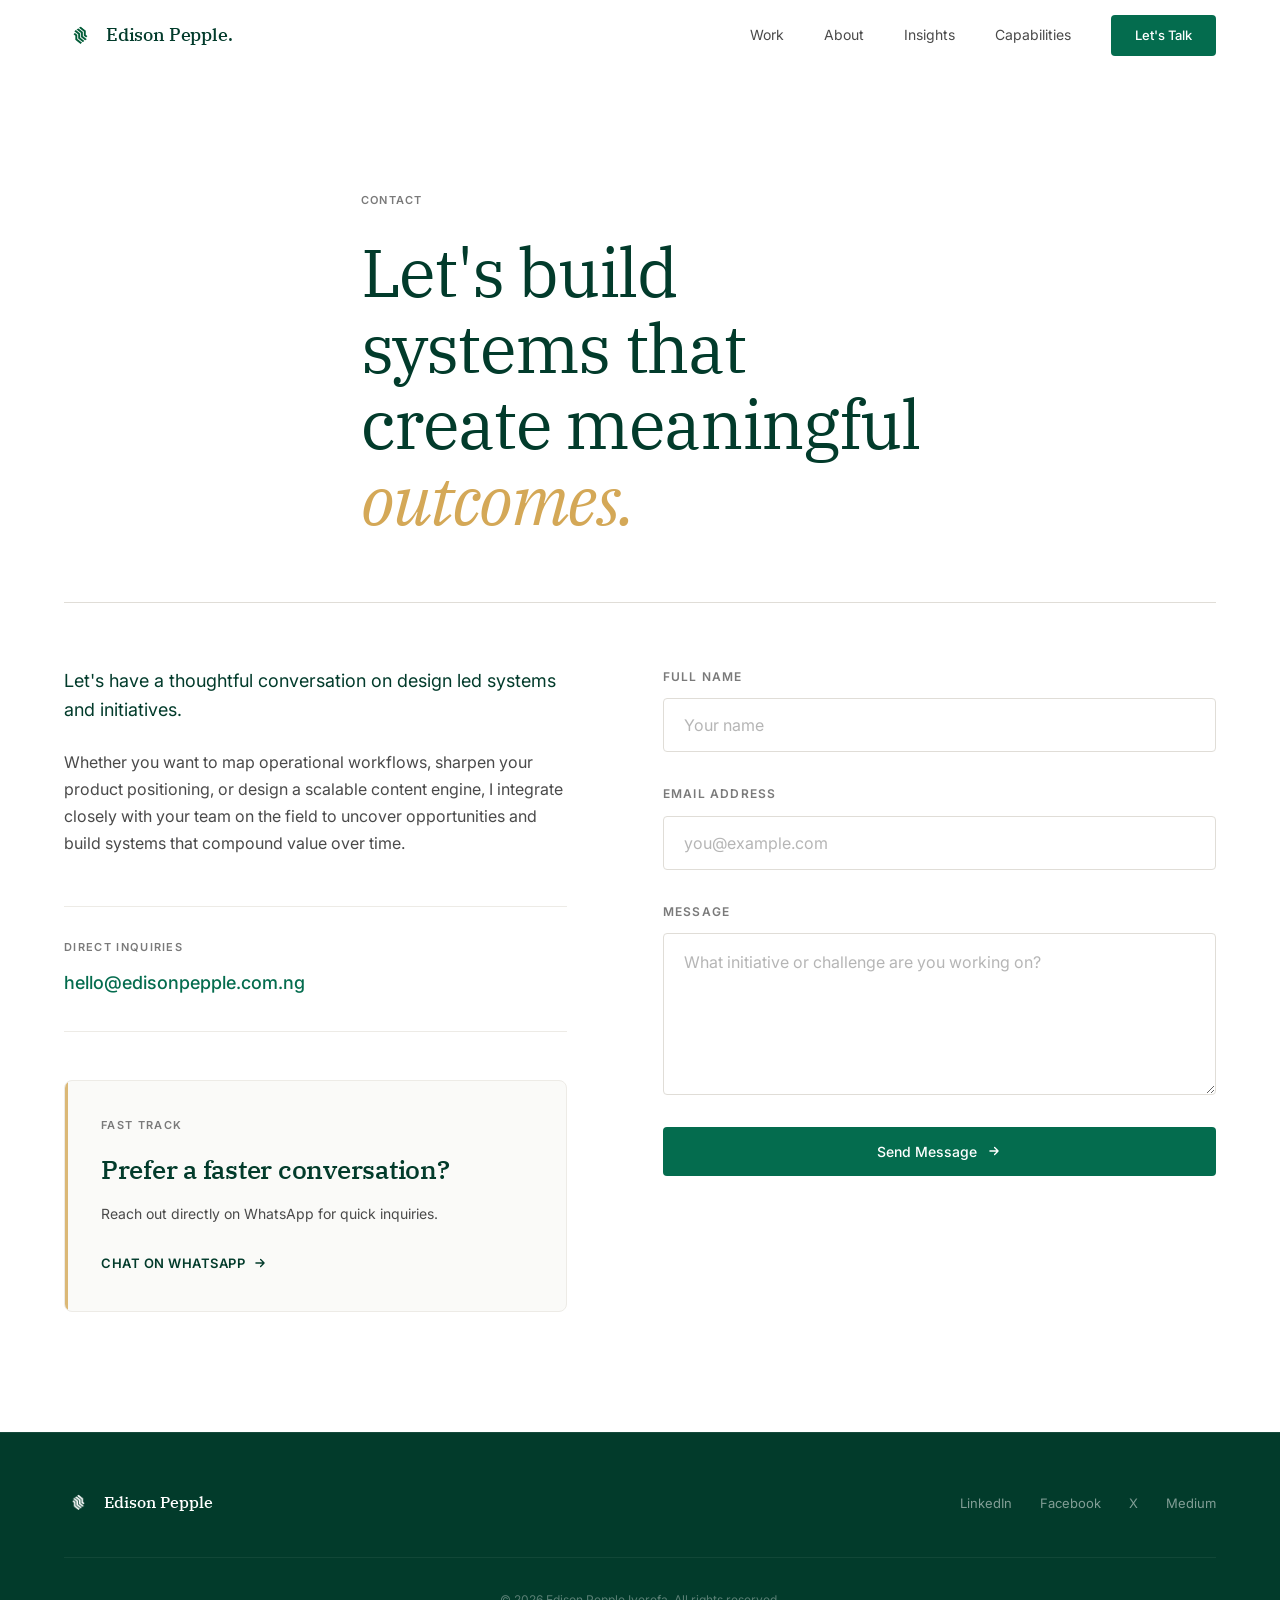
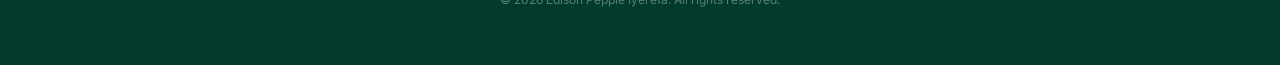
<file: contact.html>
<!DOCTYPE html>
<html lang="en">
<head>
  <meta charset="UTF-8">
  <meta name="viewport" content="width=device-width, initial-scale=1.0">
  <title>Contact — Edison Pepple</title>
  <meta name="description" content="Initiate a thoughtful strategic conversation with Edison Pepple about design led systems, research, service design, and strategic content systems.">
  <meta name="keywords" content="Edison Pepple, Contact, Strategy, Service Design, Systems Thinking, Research, Collaboration">
  <meta name="author" content="Edison Pepple">

  <!-- Fonts -->
  <link rel="preconnect" href="https://fonts.googleapis.com">
  <link rel="preconnect" href="https://fonts.gstatic.com" crossorigin>
  <link href="https://fonts.googleapis.com/css2?family=IBM+Plex+Serif:ital,wght@0,300;0,400;0,500;0,600;0,700;1,300;1,400;1,500;1,600;1,700&family=Inter:wght@300;400;500;600;700&display=swap" rel="stylesheet">

  <!-- Styles -->
  <link rel="stylesheet" href="styles.css">
  <link rel="stylesheet" href="contact.css">

  <!-- Favicon -->
  <link rel="icon" type="image/png" href="assets/images/logo-icon.png">
</head>
<body>

  <!-- ================================================================
       NAVIGATION
       ================================================================ -->
  <nav class="nav" id="navbar">
    <a href="index.html" class="nav__logo" aria-label="Edison Pepple Home">
      <img src="assets/images/logo-icon.png" alt="Edison Pepple Logo" class="nav__logo-icon">
      <span class="nav__logo-text">Edison Pepple.</span>
    </a>

    <div class="nav__links" id="navLinks">
      <a href="works.html" class="nav__link" id="nav-work">Work</a>
      <a href="about.html" class="nav__link" id="nav-about">About</a>
      <a href="https://medium.com/@peppleiyerefa" target="_blank" class="nav__link" id="nav-insights">Insights</a>
      <a href="services.html" class="nav__link" id="nav-services">Capabilities</a>
      <a href="contact.html" class="nav__cta" id="nav-lets-talk">Let's Talk</a>
    </div>

    <button class="nav__menu-btn" id="menuBtn" aria-label="Toggle menu">
      <span></span>
      <span></span>
      <span></span>
    </button>
  </nav>

  <!-- ================================================================
       HERO SECTION
       ================================================================ -->
  <section class="contact-hero" id="contact-hero">
    <div class="container">
      <div class="contact-hero__inner">
        <p class="label reveal">Contact</p>
        <h1 class="contact-hero__headline heading-xl reveal reveal-delay-1">
          Let's build<br>systems that<br>create meaningful<br><em>outcomes.</em>
        </h1>
      </div>
    </div>
  </section>

  <!-- ================================================================
       CONTACT GRID & LAYOUT SECTION
       ================================================================ -->
  <section class="contact-section" id="contact-section">
    <div class="container">
      <div class="section-divider"></div>
      <div class="contact-grid">
        
        <!-- Left Column: Copy, Details, and WhatsApp CTA -->
        <div class="contact-info reveal">
          <p class="contact-info__intro body-lg">
            Let's have a thoughtful conversation on design led systems and initiatives.
          </p>
          <p class="contact-info__description body-md">
            Whether you want to map operational workflows, sharpen your product positioning, or design a scalable content engine, I integrate closely with your team on the field to uncover opportunities and build systems that compound value over time.
          </p>
          
          <div class="contact-details">
            <span class="label contact-details__label">Direct Inquiries</span>
            <a href="mailto:hello@edisonpepple.com.ng" class="contact-details__email body-lg">hello@edisonpepple.com.ng</a>
          </div>

          <!-- WhatsApp Section -->
          <div class="whatsapp-cta">
            <span class="whatsapp-cta__tag label">Fast Track</span>
            <h3 class="whatsapp-cta__title">Prefer a faster conversation?</h3>
            <p class="whatsapp-cta__text body-sm">
              Reach out directly on WhatsApp for quick inquiries.
            </p>
            <a href="https://wa.me/message/XVYQR2OZD66RB1" target="_blank" rel="noopener noreferrer" class="whatsapp-cta__btn" id="cta-whatsapp">
              <span>Chat on WhatsApp</span>
              <svg viewBox="0 0 16 16" fill="none" xmlns="http://www.w3.org/2000/svg">
                <path d="M3.333 8h9.334M8.667 4l4 4-4 4" stroke="currentColor" stroke-width="1.5" stroke-linecap="round" stroke-linejoin="round"/>
              </svg>
            </a>
          </div>
        </div>

        <!-- Right Column: Premium Minimalist Form -->
        <div class="contact-form-wrapper reveal reveal-delay-2">
          <!-- Multi-compatible form setup:
               Netlify Form parsing (via data-netlify) + Web3Forms direct AJAX fallback to infobiznessagent@gmail.com
          -->
          <form name="contact" action="https://api.web3forms.com/submit" method="POST" data-netlify="true" class="premium-form" id="contactForm" novalidate>
            <!-- Netlify Form Name -->
            <input type="hidden" name="form-name" value="contact">
            <!-- Web3Forms Configurations -->
            <input type="hidden" name="access_key" value="a66fdc52-314e-4317-9029-5197e5cbeab4">
            <input type="hidden" name="subject" value="New Inquiry from Edison Pepple Portfolio">
            <input type="checkbox" name="botcheck" id="" style="display: none;">
            
            <div class="form-group">
              <label for="fullName" class="form-label">Full Name</label>
              <input type="text" id="fullName" name="name" class="form-input" placeholder="Your name" required autocomplete="name">
              <span class="error-message" id="nameError" aria-live="assertive">Please enter your full name.</span>
            </div>

            <div class="form-group">
              <label for="emailAddress" class="form-label">Email Address</label>
              <input type="email" id="emailAddress" name="email" class="form-input" placeholder="you@example.com" required autocomplete="email">
              <span class="error-message" id="emailError" aria-live="assertive">Please enter a valid email address.</span>
            </div>

            <div class="form-group">
              <label for="messageText" class="form-label">Message</label>
              <textarea id="messageText" name="message" class="form-input form-textarea" placeholder="What initiative or challenge are you working on?" rows="5" required></textarea>
              <span class="error-message" id="messageError" aria-live="assertive">Please share some context about your project.</span>
            </div>

            <button type="submit" class="form-submit-btn" id="btnSubmit">
              <span class="btn-text">Send Message</span>
              <span class="btn-spinner" aria-hidden="true"></span>
              <svg class="btn-icon" viewBox="0 0 16 16" fill="none" xmlns="http://www.w3.org/2000/svg" aria-hidden="true">
                <path d="M3.333 8h9.334M8.667 4l4 4-4 4" stroke="currentColor" stroke-width="1.5" stroke-linecap="round" stroke-linejoin="round"/>
              </svg>
            </button>
          </form>

          <!-- Premium Minimal Success & Error State Notifications -->
          <div class="form-status" id="formStatus" aria-live="polite">
            <div class="form-status__inner">
              <div class="form-status__icon" id="formStatusIcon">✓</div>
              <div class="form-status__content">
                <h4 class="form-status__title heading-sm" id="formStatusTitle">Message Sent</h4>
                <p class="form-status__text body-sm" id="formStatusText">Thank you. I have received your request and will respond within 24 hours.</p>
              </div>
            </div>
          </div>
        </div>

      </div>
    </div>
  </section>

  <!-- ================================================================
       FOOTER
       ================================================================ -->
  <footer class="footer" id="footer">
    <div class="container">
      <div class="footer__inner">
        <div class="footer__brand">
          <img src="assets/images/logo-icon.png" alt="Edison Pepple" class="footer__logo-icon">
          <span class="footer__brand-name">Edison Pepple</span>
        </div>
        <div class="footer__socials">
          <a href="https://www.linkedin.com/in/pepple-iyerefa-2b3739193/" target="_blank" rel="noopener noreferrer" class="footer__social-link" id="social-linkedin" aria-label="LinkedIn">LinkedIn</a>
          <a href="https://www.facebook.com/people/Edison-Pepple-Iyerefa/61589245192572/" target="_blank" rel="noopener noreferrer" class="footer__social-link" id="social-facebook" aria-label="Facebook">Facebook</a>
          <a href="#" class="footer__social-link" id="social-x" aria-label="X (Twitter)">X</a>
          <a href="https://medium.com/@peppleiyerefa" target="_blank" rel="noopener noreferrer" class="footer__social-link" id="social-medium" aria-label="Medium">Medium</a>
        </div>
      </div>
      <p class="footer__copyright">
        &copy; 2026 Edison Pepple Iyerefa. All rights reserved.
      </p>
    </div>
  </footer>

  <!-- Scripts -->
  <script src="script.js"></script>
  <script>
    // Premium Form Interactions
    document.addEventListener('DOMContentLoaded', () => {
      const form = document.getElementById('contactForm');
      const inputs = form.querySelectorAll('.form-input');
      const btnSubmit = document.getElementById('btnSubmit');
      const formStatus = document.getElementById('formStatus');
      const formStatusIcon = document.getElementById('formStatusIcon');
      const formStatusTitle = document.getElementById('formStatusTitle');
      const formStatusText = document.getElementById('formStatusText');

      // Floating / premium label focus transitions
      inputs.forEach(input => {
        // Handle initial value
        if (input.value.trim() !== "") {
          input.classList.add('has-value');
        }

        input.addEventListener('focus', () => {
          input.classList.add('focused');
        });

        input.addEventListener('blur', () => {
          input.classList.remove('focused');
          if (input.value.trim() !== "") {
            input.classList.add('has-value');
          } else {
            input.classList.remove('has-value');
          }
        });

        // Live error clearing
        input.addEventListener('input', () => {
          const errorSpan = document.getElementById(`${input.id === 'fullName' ? 'name' : input.id === 'emailAddress' ? 'email' : 'message'}Error`);
          if (errorSpan && errorSpan.classList.contains('active')) {
            errorSpan.classList.remove('active');
            input.classList.remove('input-error');
          }
        });
      });

      // Form validation helper
      const validateForm = () => {
        let isValid = true;

        inputs.forEach(input => {
          let errorSpan = null;
          let isFieldValid = true;

          if (input.id === 'fullName') {
            errorSpan = document.getElementById('nameError');
            isFieldValid = input.value.trim() !== "";
          } else if (input.id === 'emailAddress') {
            errorSpan = document.getElementById('emailError');
            const emailRegex = /^[^\s@]+@[^\s@]+\.[^\s@]+$/;
            isFieldValid = emailRegex.test(input.value.trim());
          } else if (input.id === 'messageText') {
            errorSpan = document.getElementById('messageError');
            isFieldValid = input.value.trim() !== "";
          }

          if (!isFieldValid) {
            isValid = false;
            input.classList.add('input-error');
            if (errorSpan) errorSpan.classList.add('active');
          } else {
            input.classList.remove('input-error');
            if (errorSpan) errorSpan.classList.remove('active');
          }
        });

        return isValid;
      };

      // AJAX form submission with premium micro-animation states
      form.addEventListener('submit', (e) => {
        e.preventDefault();

        if (!validateForm()) {
          // Play a very subtle error shake feedback on the button
          btnSubmit.classList.add('shake-error');
          setTimeout(() => btnSubmit.classList.remove('shake-error'), 500);
          return;
        }

        // Enter submitting state
        form.classList.add('submitting');
        btnSubmit.disabled = true;

        // Collect form data
        const formData = new FormData(form);

        // Fetch call configured for hybrid FormSubmit / Netlify support
        // Netlify forms automatically intercept POST requests to their current path with correct form name
        const submissionUrl = form.getAttribute('action') || window.location.href;
        
        fetch(submissionUrl, {
          method: 'POST',
          body: formData,
          headers: { 'Accept': 'application/json' }
        })
        .then(response => {
          if (response.ok) {
            showStatus(true, 'Message Sent', 'Thank you. I have received your request and will respond within 24 hours.');
            form.reset();
            inputs.forEach(input => input.classList.remove('has-value'));
          } else {
            throw new Error('Network error');
          }
        })
        .catch(err => {
          console.error(err);
          showStatus(false, 'Unable to Send', 'Something went wrong. Please try again or reach out directly via hello@edisonpepple.com.');
        })
        .finally(() => {
          form.classList.remove('submitting');
          btnSubmit.disabled = false;
        });
      });

      const showStatus = (isSuccess, title, message) => {
        // Design system harmonized popup
        if (isSuccess) {
          formStatusIcon.textContent = '✓';
          formStatusIcon.className = 'form-status__icon form-status__icon--success';
        } else {
          formStatusIcon.textContent = '!';
          formStatusIcon.className = 'form-status__icon form-status__icon--error';
        }

        formStatusTitle.textContent = title;
        formStatusText.textContent = message;

        formStatus.classList.add('active');

        // Scroll smoothly to see status if needed
        formStatus.scrollIntoView({ behavior: 'smooth', block: 'nearest' });

        // Dismiss status after 8 seconds (or user can close or submit again)
        setTimeout(() => {
          formStatus.classList.remove('active');
        }, 8000);
      };
    });
  </script>
</body>
</html>
</file>
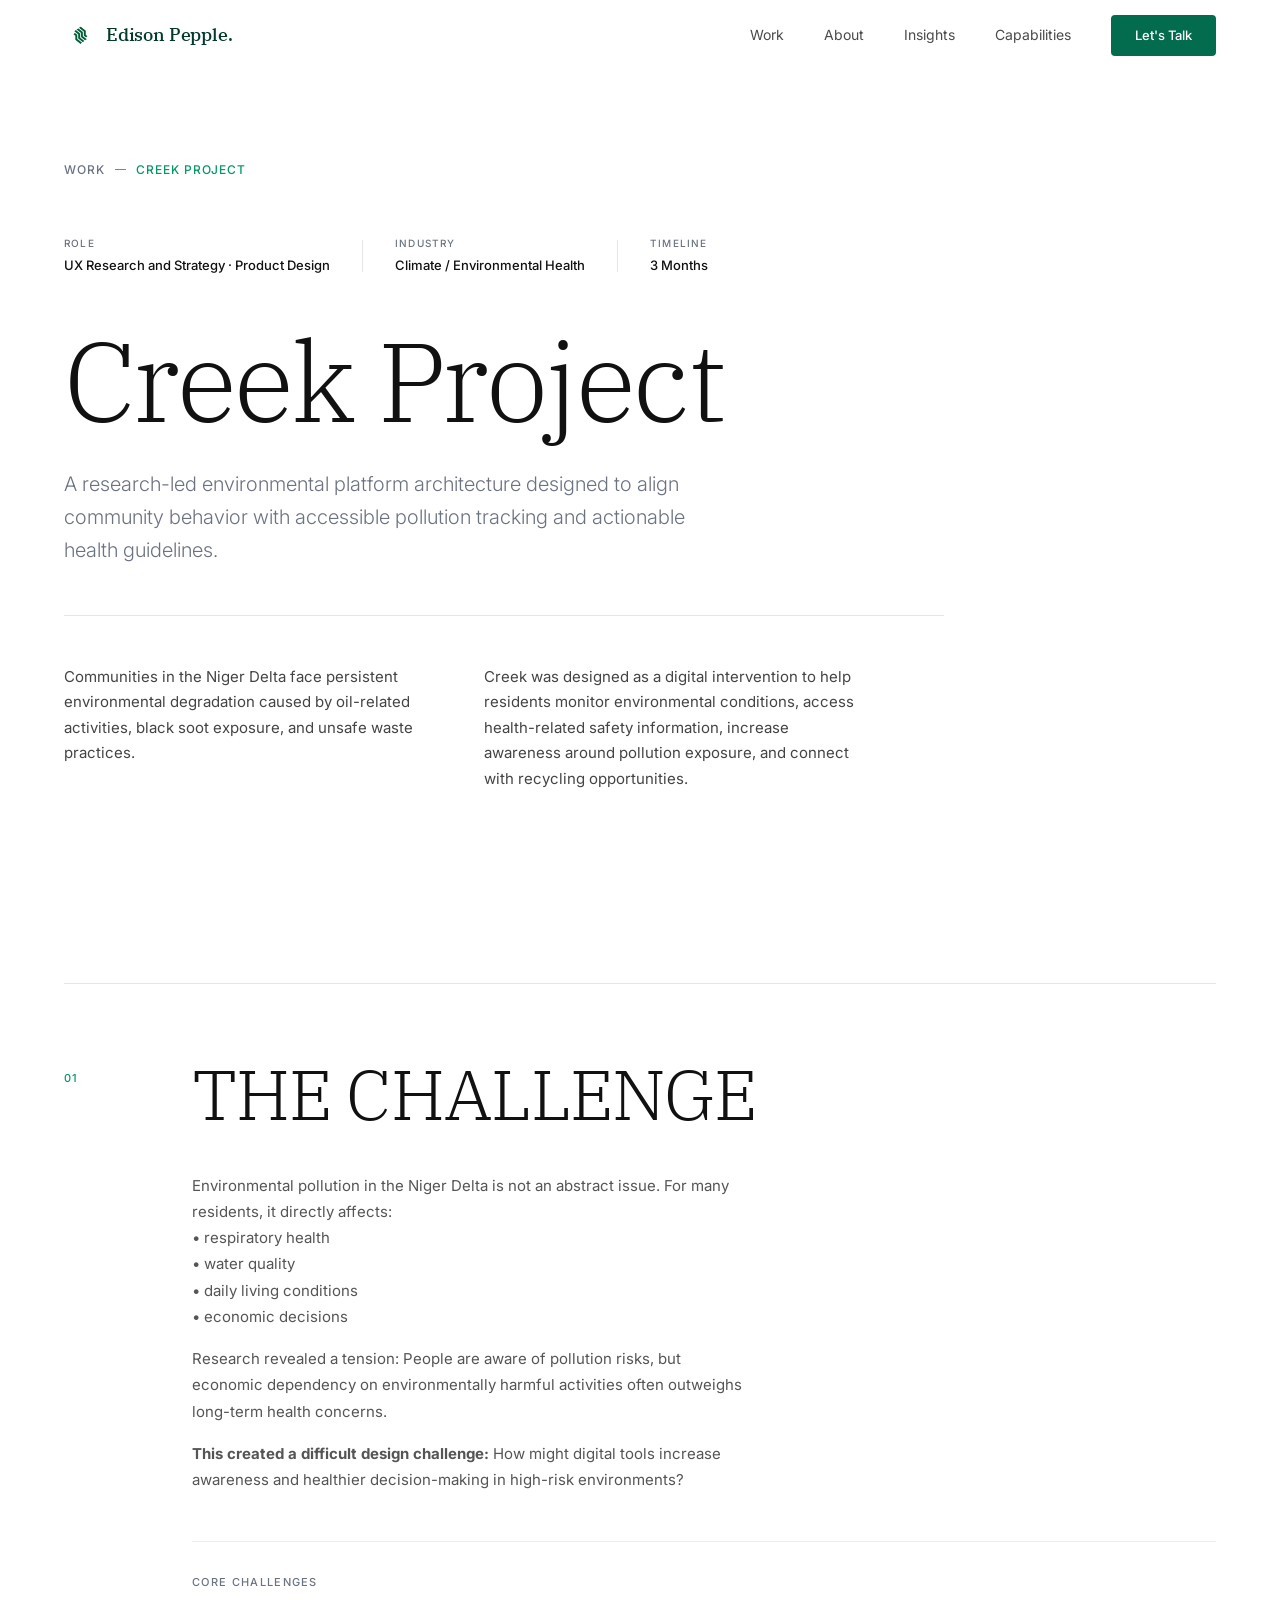
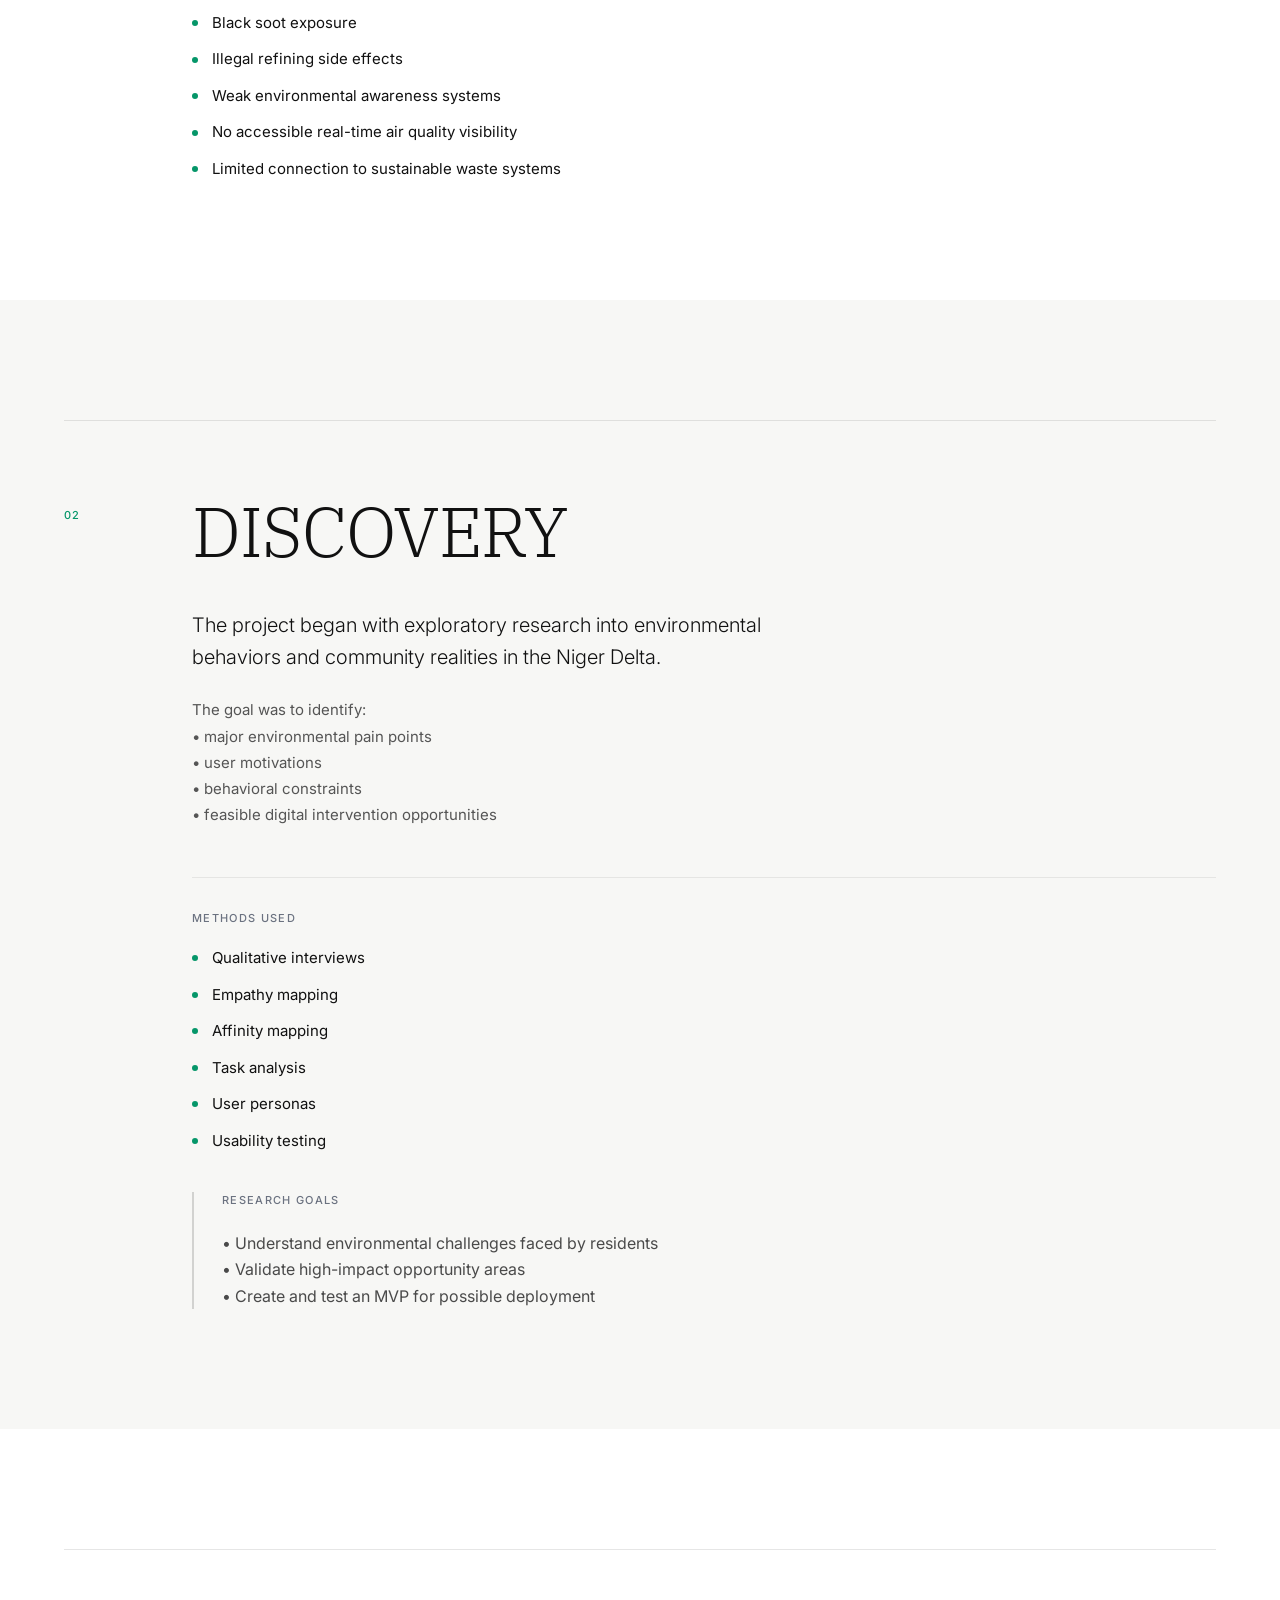
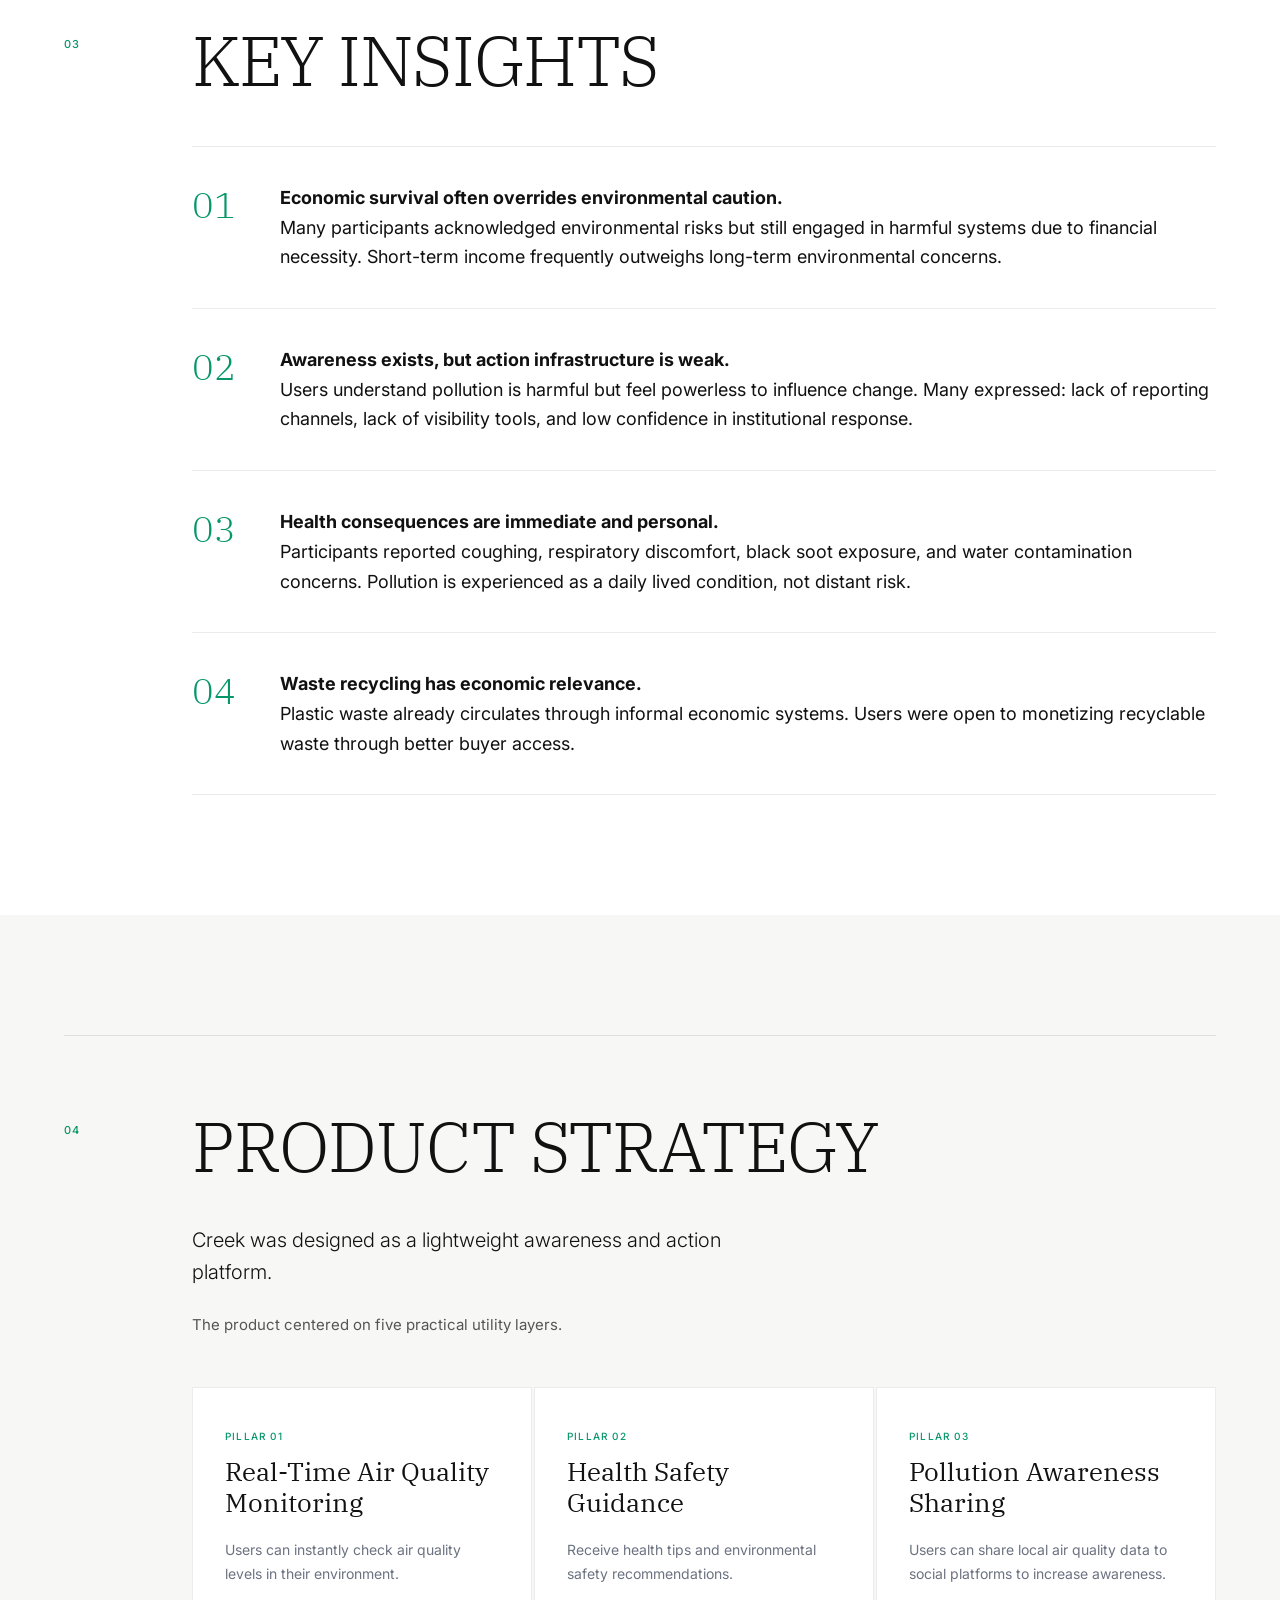
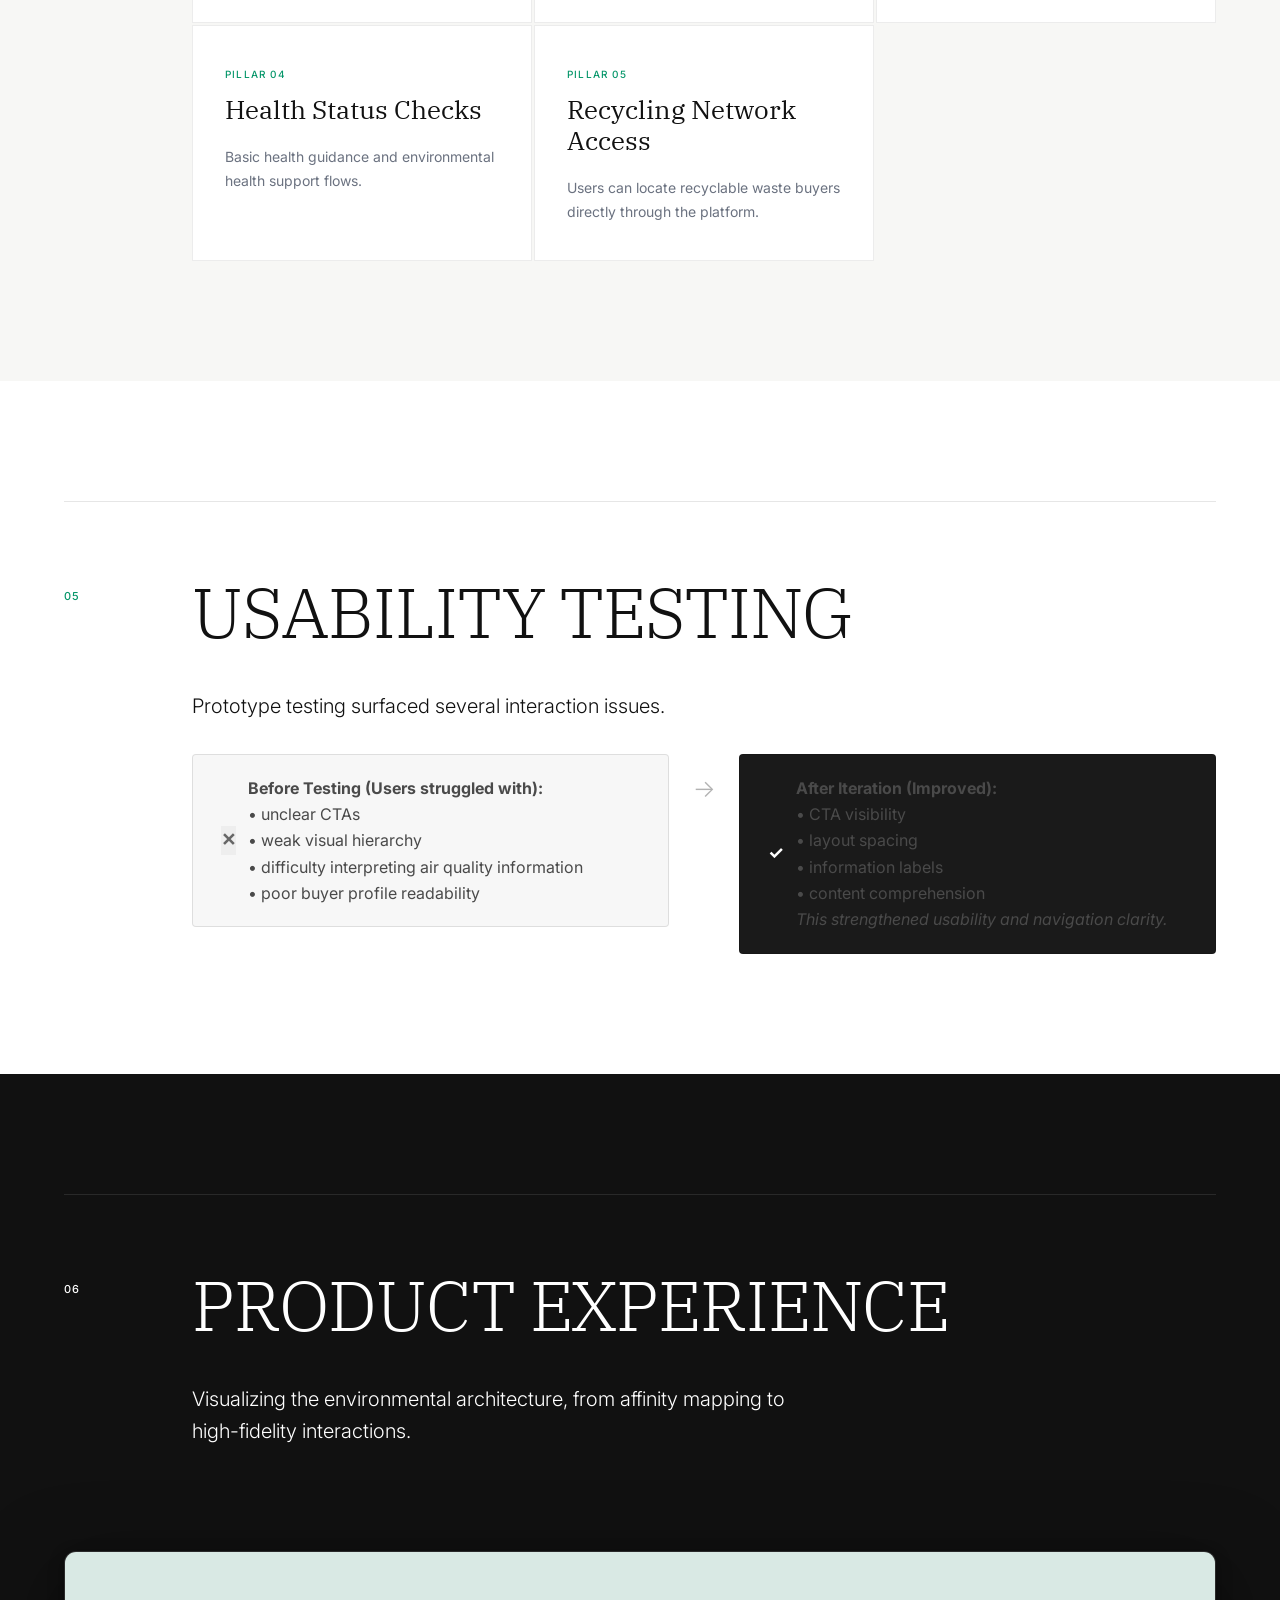
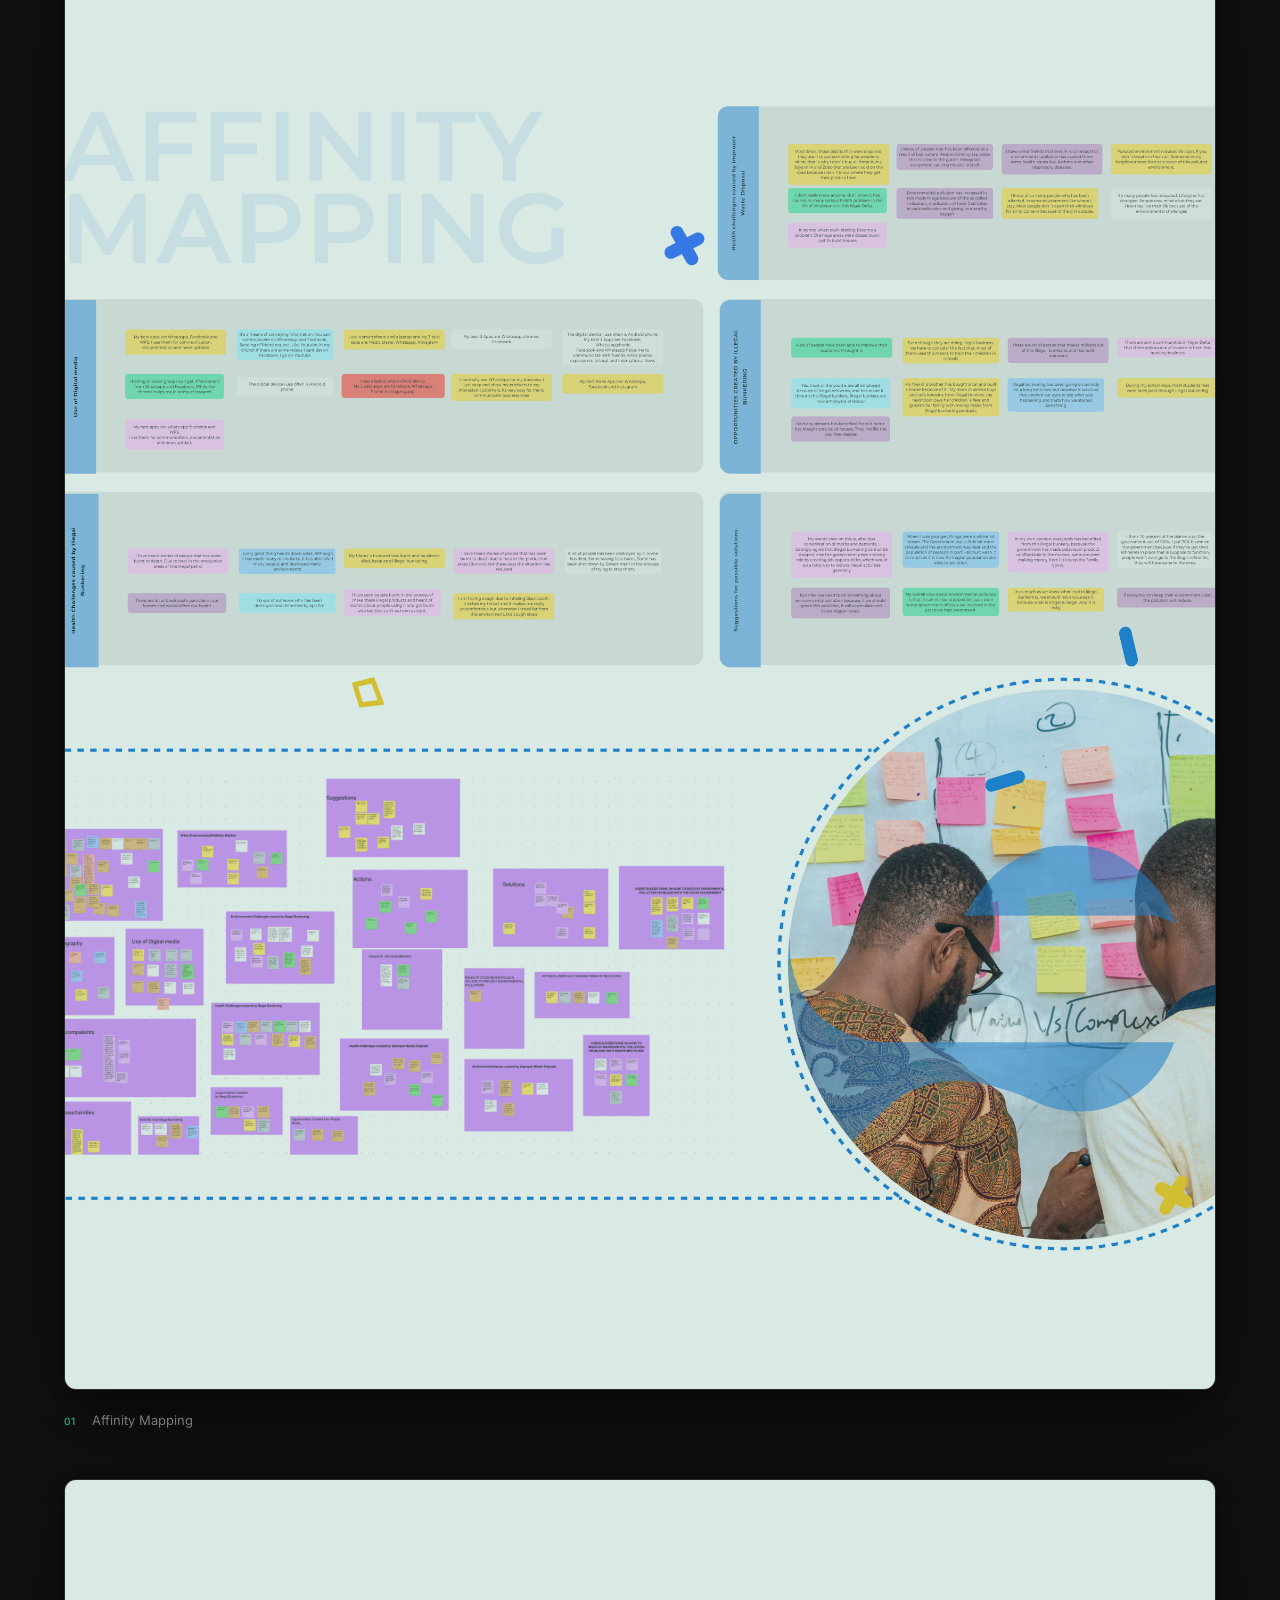
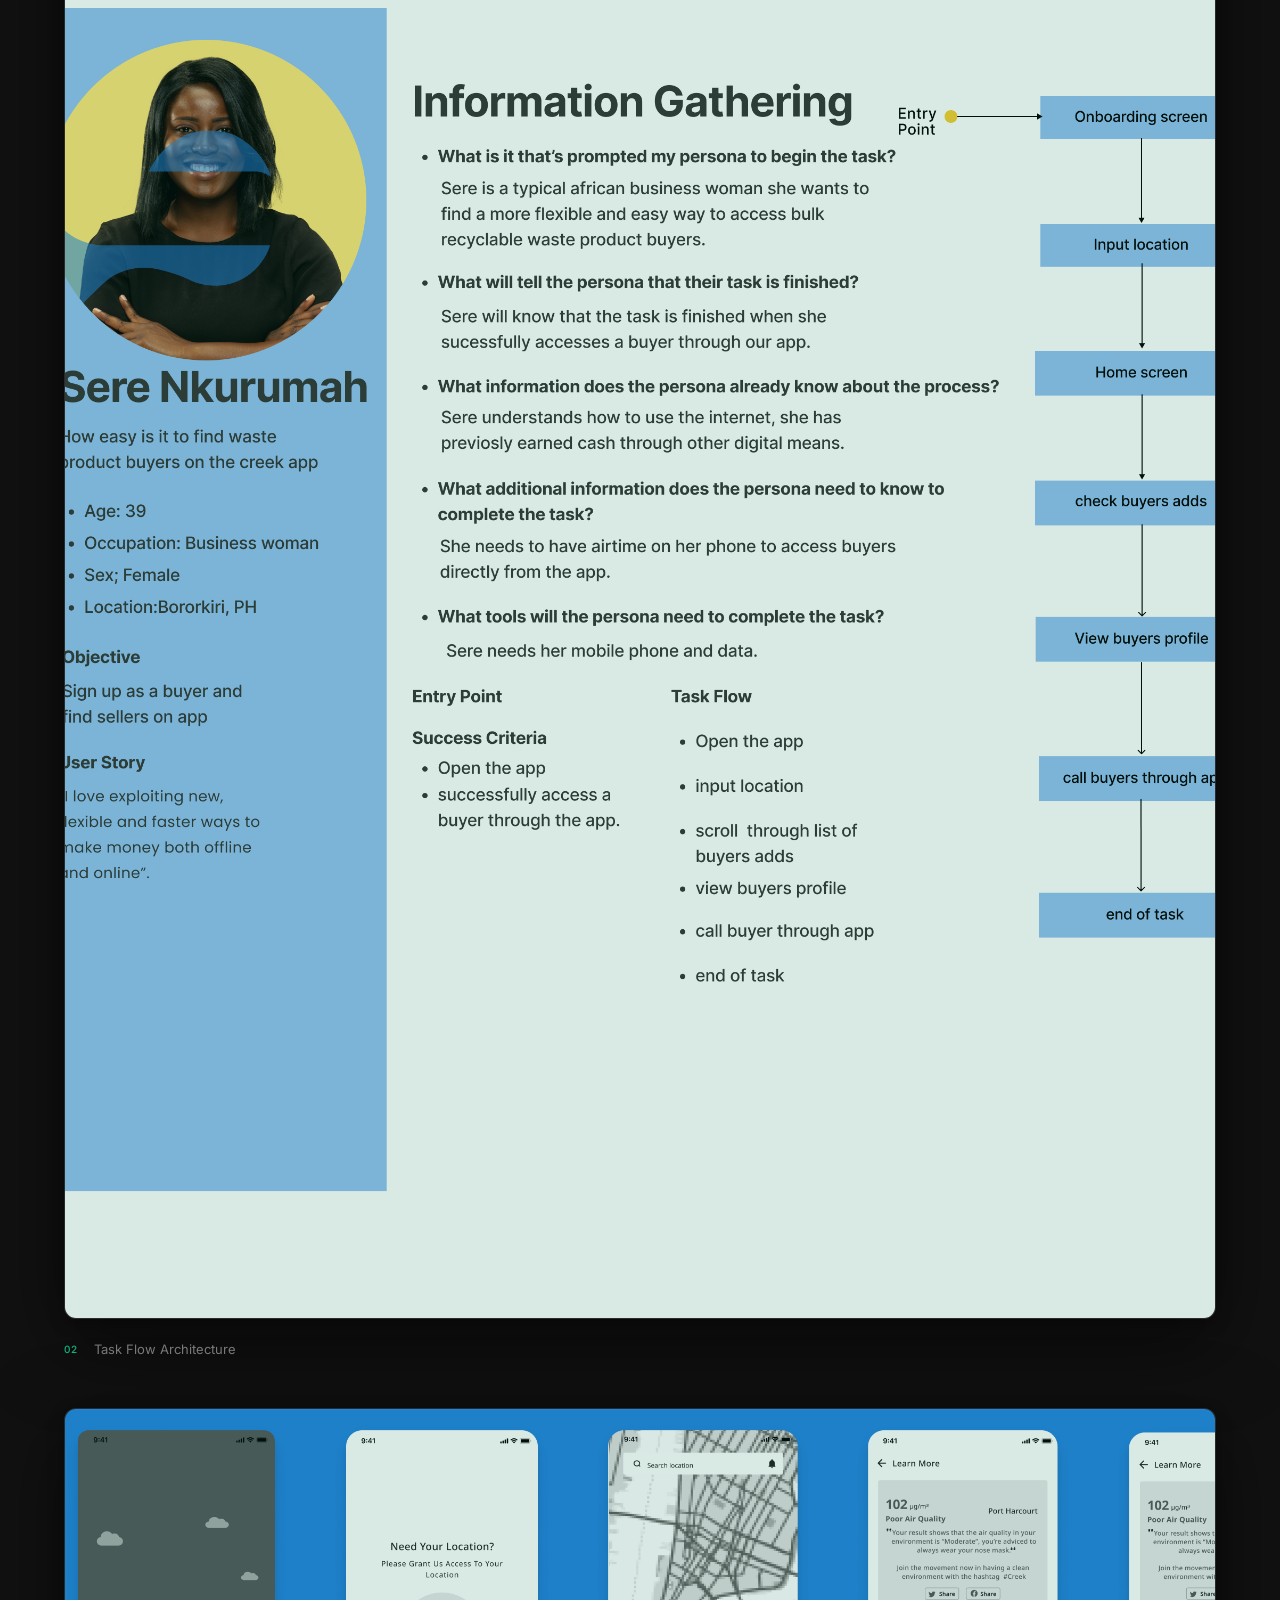
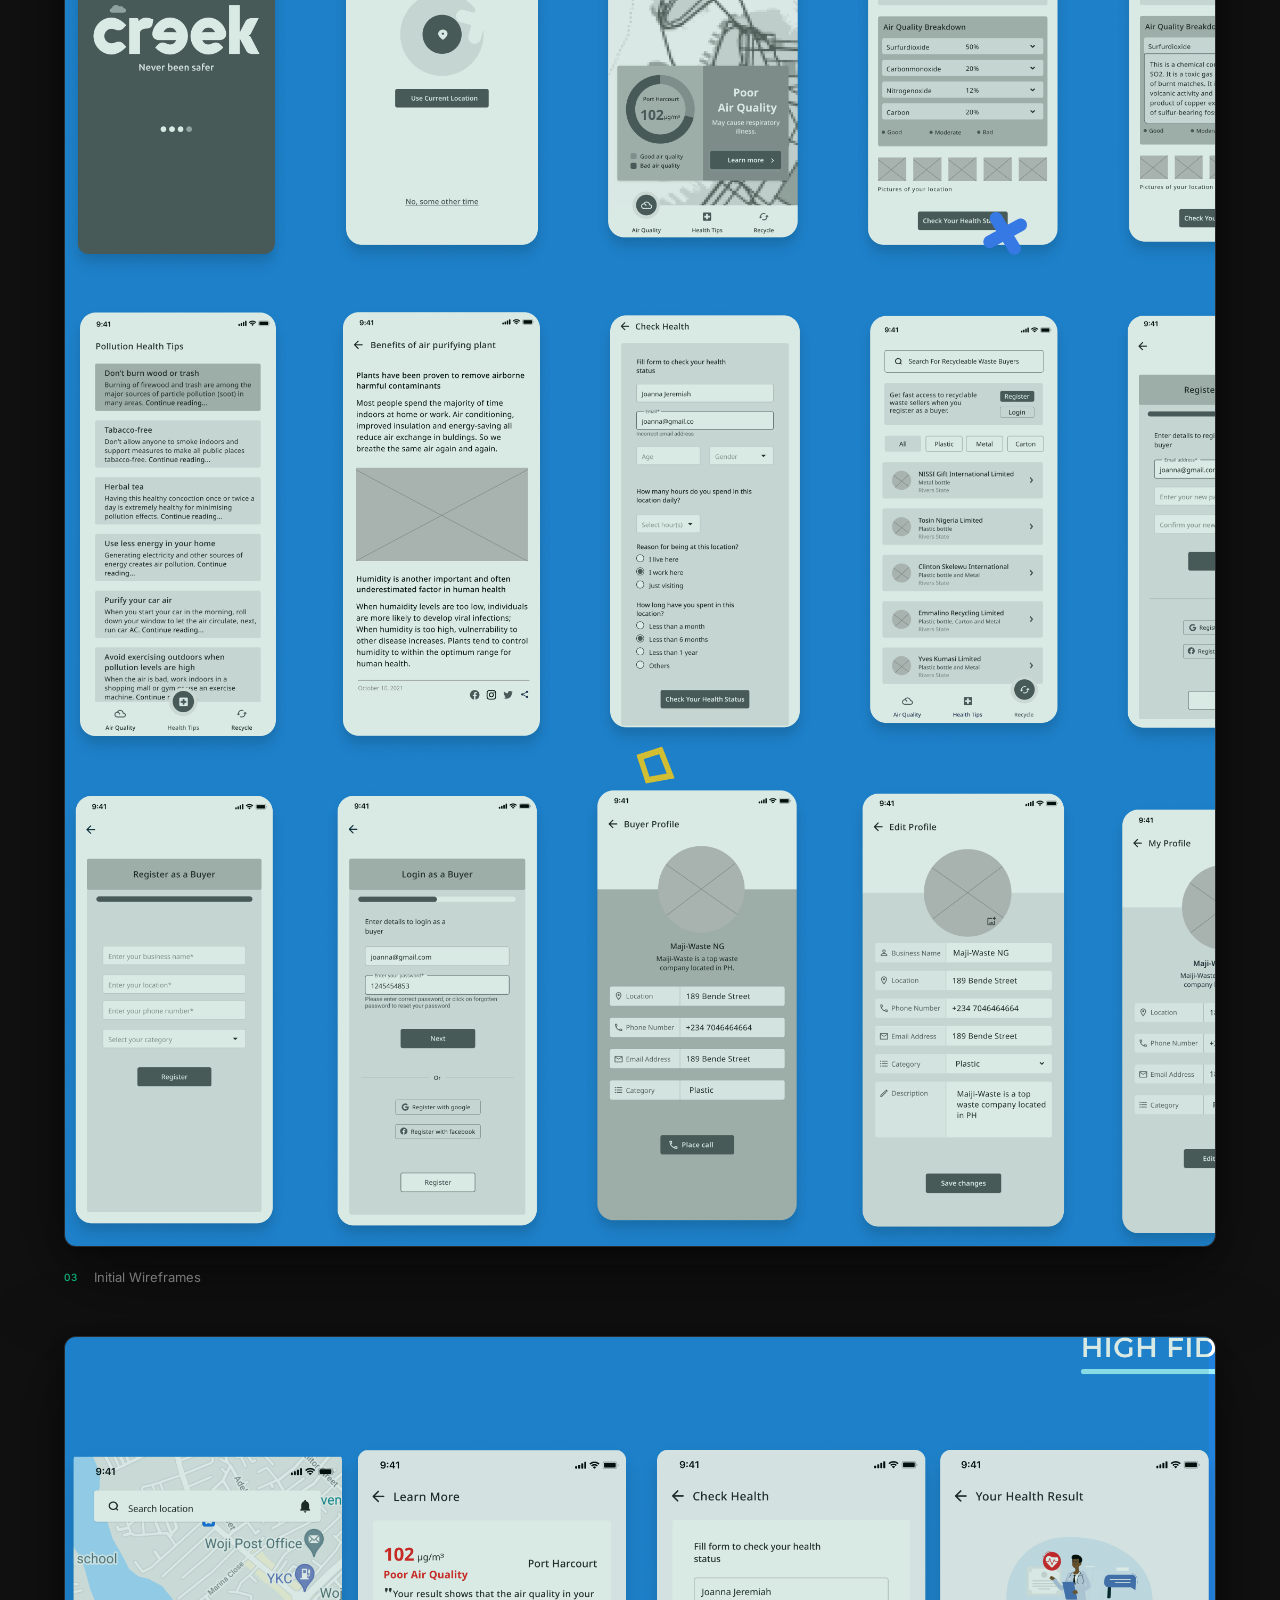
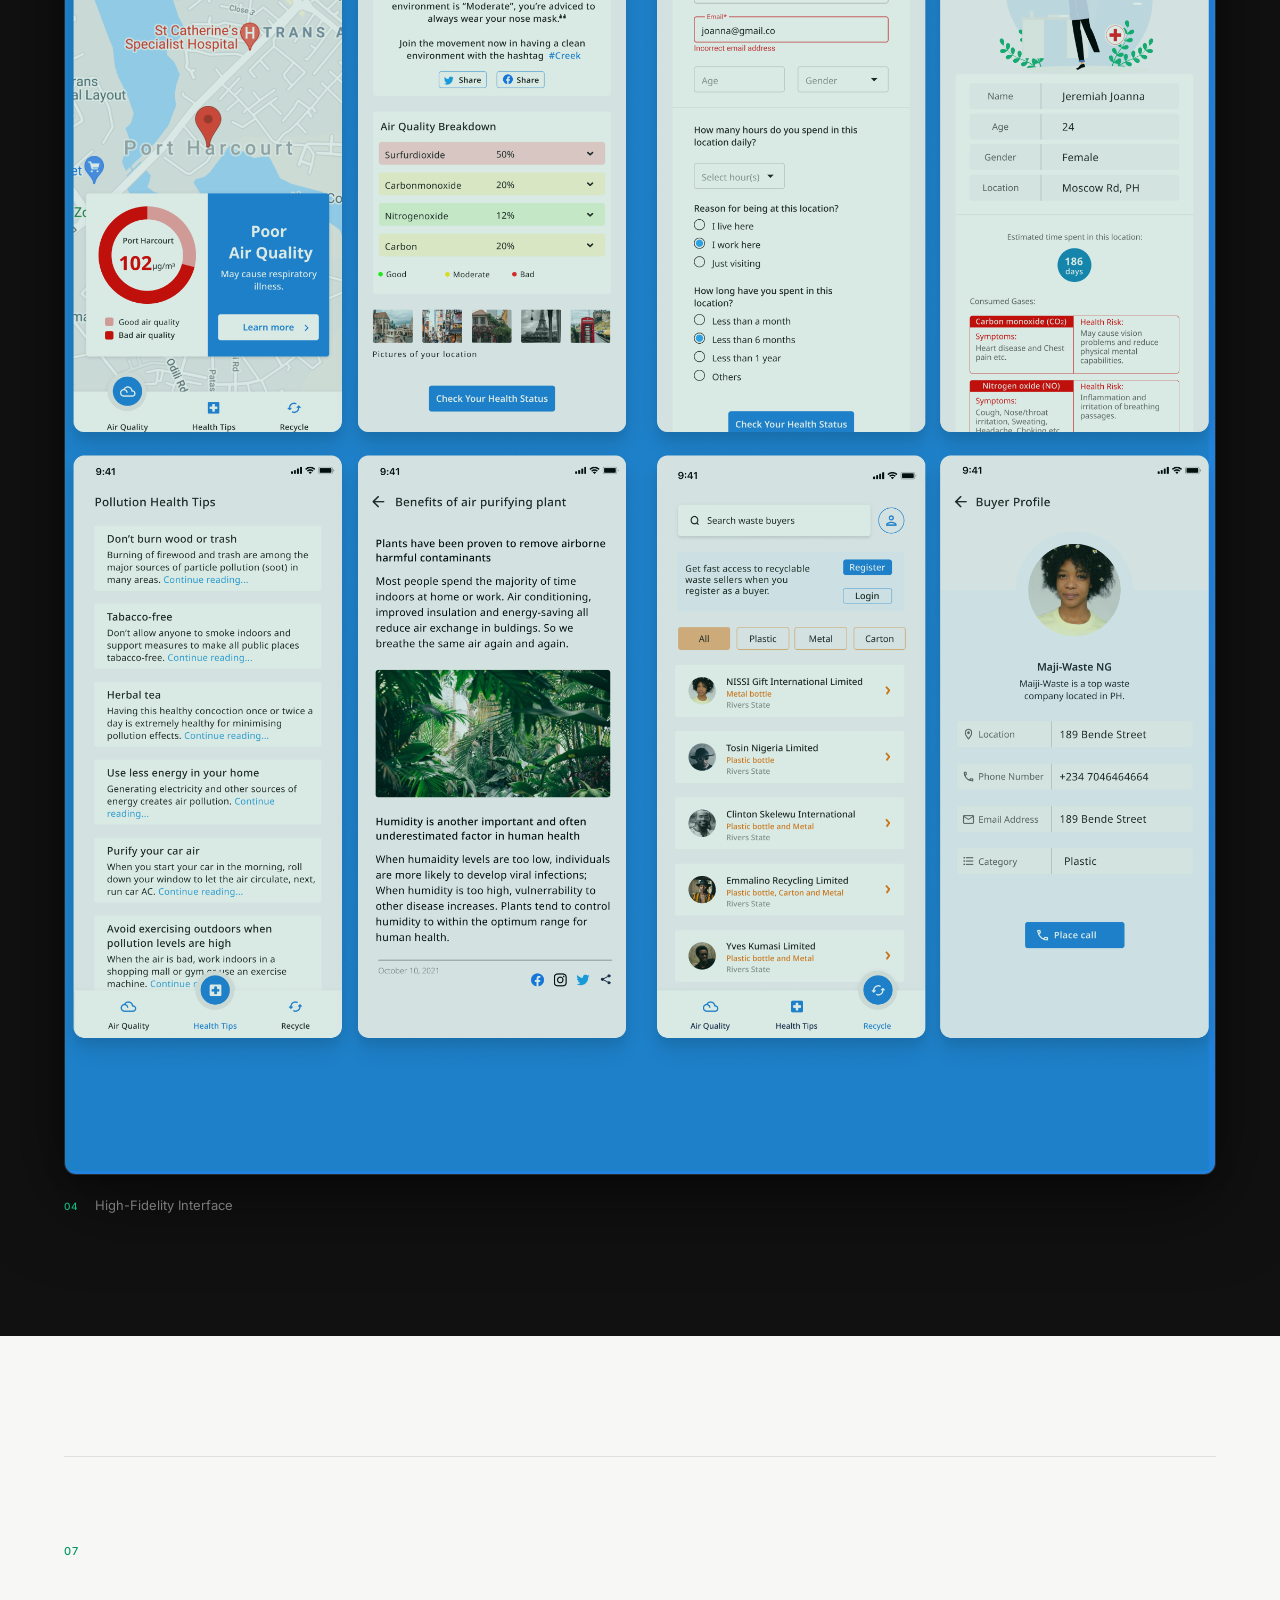
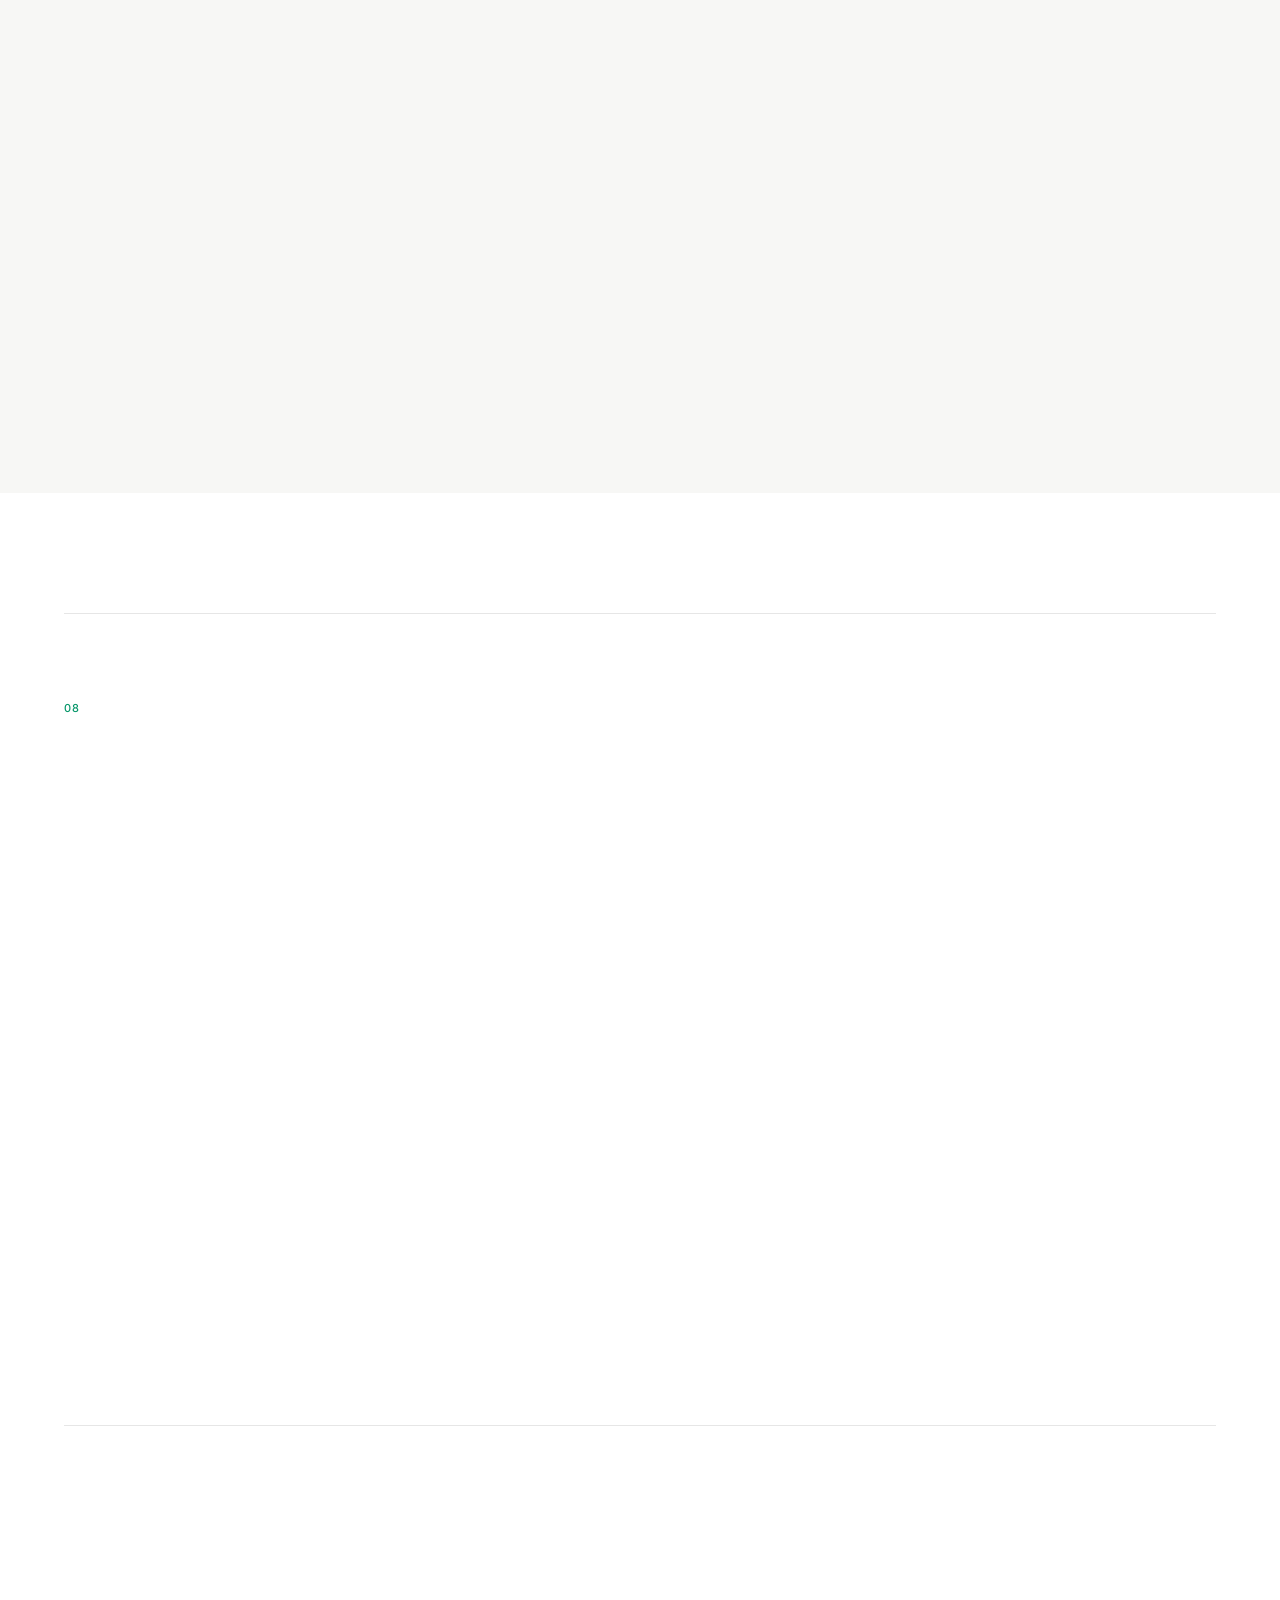
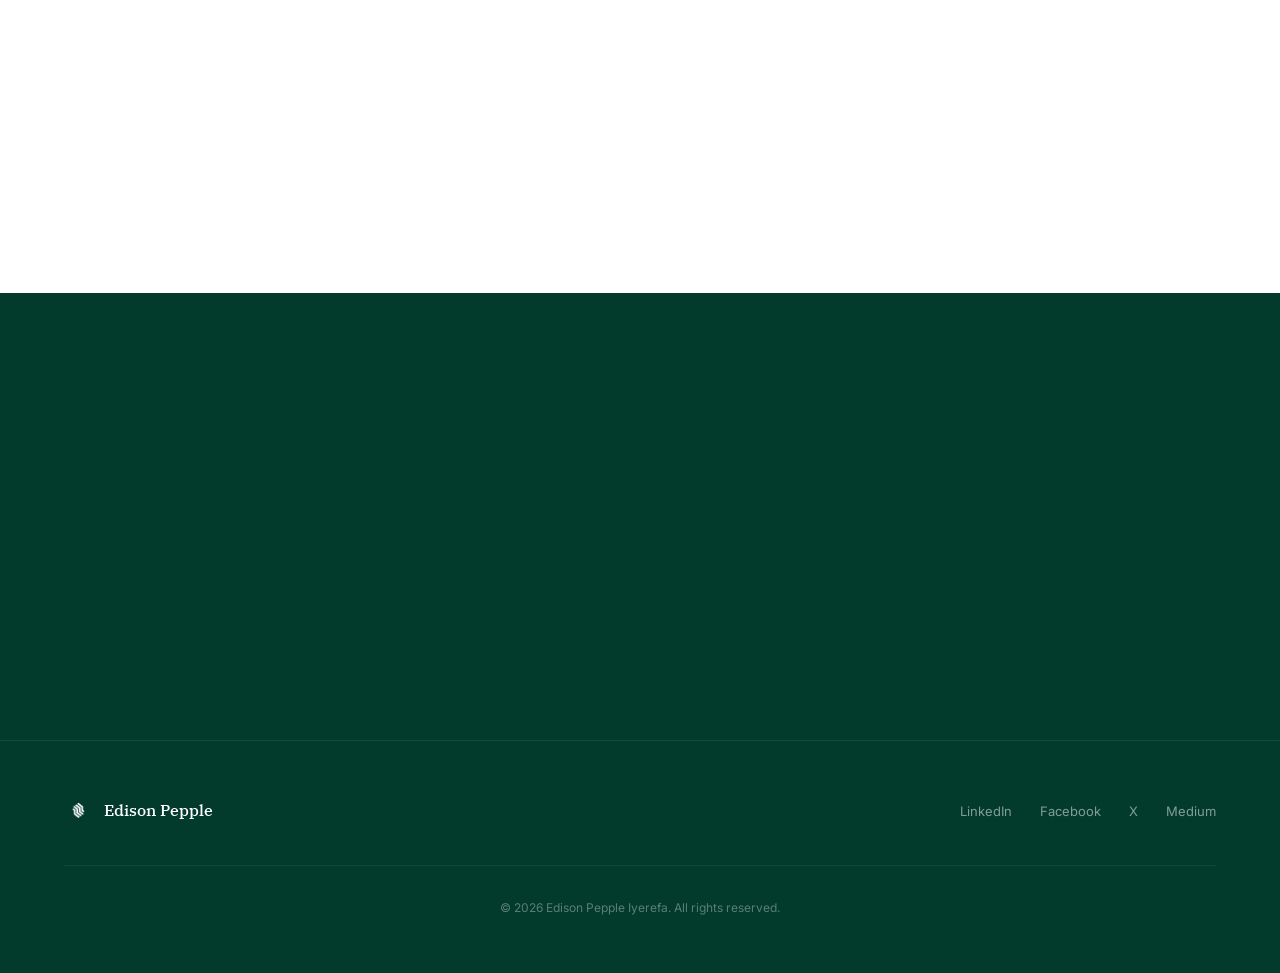
<file: creek-project.html>
<!DOCTYPE html>
<html lang="en">
<head>
  <meta charset="UTF-8">
  <meta name="viewport" content="width=device-width, initial-scale=1.0">
  <title>Creek Project — Case Study | Edison Pepple</title>
  <meta name="description" content="A research-led environmental platform architecture designed to align community behavior with accessible pollution tracking and actionable health guidelines. Case study by Edison Pepple.">
  <meta name="keywords" content="Creek Project, Edison Pepple, UX Research, Product Design, Environmental Health, Case Study">
  <meta name="author" content="Edison Pepple">

  <!-- Fonts -->
  <link rel="preconnect" href="https://fonts.googleapis.com">
  <link rel="preconnect" href="https://fonts.gstatic.com" crossorigin>
  <link href="https://fonts.googleapis.com/css2?family=IBM+Plex+Serif:ital,wght@0,300;0,400;0,500;0,600;0,700;1,300;1,400;1,500;1,600;1,700&family=Inter:wght@300;400;500;600;700&display=swap" rel="stylesheet">

  <!-- Styles -->
  <link rel="stylesheet" href="styles.css">
  <link rel="stylesheet" href="servemaster.css">

  <!-- Favicon -->
  <link rel="icon" type="image/png" href="assets/images/logo-icon.png">
</head>
<body class="cs-page">

  <!-- ================================================================
       NAVIGATION
       ================================================================ -->
  <nav class="nav" id="navbar">
    <a href="index.html" class="nav__logo" aria-label="Edison Pepple Home">
      <img src="assets/images/logo-icon.png" alt="Edison Pepple Logo" class="nav__logo-icon">
      <span class="nav__logo-text">Edison Pepple.</span>
    </a>

    <div class="nav__links" id="navLinks">
      <a href="works.html" class="nav__link active" id="nav-work">Work</a>
      <a href="about.html" class="nav__link" id="nav-about">About</a>
      <a href="https://medium.com/@peppleiyerefa" target="_blank" class="nav__link" id="nav-insights">Insights</a>
      <a href="services.html" class="nav__link" id="nav-services">Capabilities</a>
      <a href="contact.html" class="nav__cta" id="nav-lets-talk">Let's Talk</a>
    </div>

    <button class="nav__menu-btn" id="menuBtn" aria-label="Toggle menu">
      <span></span>
      <span></span>
      <span></span>
    </button>
  </nav>

  <!-- ================================================================
       CASE STUDY HERO
       ================================================================ -->
  <section class="cs-hero" id="cs-hero">
    <div class="container">
      <div class="cs-hero__inner">

        <!-- Breadcrumb -->
        <nav class="cs-breadcrumb reveal" aria-label="Breadcrumb">
          <a href="index.html#work" class="cs-breadcrumb__link">Work</a>
          <span class="cs-breadcrumb__sep">—</span>
          <span class="cs-breadcrumb__current">Creek Project</span>
        </nav>

        <!-- Meta row -->
        <div class="cs-hero__meta reveal reveal-delay-1">
          <div class="cs-hero__meta-item">
            <span class="cs-hero__meta-label label">Role</span>
            <span class="cs-hero__meta-value">UX Research and Strategy · Product Design</span>
          </div>
          <div class="cs-hero__meta-divider"></div>
          <div class="cs-hero__meta-item">
            <span class="cs-hero__meta-label label">Industry</span>
            <span class="cs-hero__meta-value">Climate / Environmental Health</span>
          </div>
          <div class="cs-hero__meta-divider"></div>
          <div class="cs-hero__meta-item">
            <span class="cs-hero__meta-label label">Timeline</span>
            <span class="cs-hero__meta-value">3 Months</span>
          </div>
        </div>

        <!-- Headline -->
        <h1 class="cs-hero__title reveal reveal-delay-2">Creek Project</h1>

        <!-- Subtitle -->
        <p class="cs-hero__subtitle body-lg reveal reveal-delay-3">
          A research-led environmental platform architecture designed to align community behavior with accessible pollution tracking and actionable health guidelines.
        </p>

        <div class="cs-hero__divider reveal reveal-delay-3"></div>

        <!-- Hero summary -->
        <div class="cs-hero__summary reveal reveal-delay-3">
          <p class="cs-hero__summary-text">
            Communities in the Niger Delta face persistent environmental degradation caused by oil-related activities, black soot exposure, and unsafe waste practices.
          </p>
          <p class="cs-hero__summary-text">
            Creek was designed as a digital intervention to help residents monitor environmental conditions, access health-related safety information, increase awareness around pollution exposure, and connect with recycling opportunities.
          </p>
        </div>

      </div>
    </div>
  </section>

  <!-- ================================================================
       SECTION 01 — THE CHALLENGE
       ================================================================ -->
  <section class="cs-section" id="cs-challenge">
    <div class="container">
      <div class="cs-section__divider"></div>
      <div class="cs-section__inner">

        <div class="cs-section__label-col">
          <span class="cs-section__number label">01</span>
        </div>

        <div class="cs-section__body">
          <h2 class="cs-section__headline reveal">The Challenge</h2>

          <p class="cs-section__text body-md reveal reveal-delay-1">
            Environmental pollution in the Niger Delta is not an abstract issue. For many residents, it directly affects:<br>
            • respiratory health<br>
            • water quality<br>
            • daily living conditions<br>
            • economic decisions
          </p>
          <p class="cs-section__text body-md reveal reveal-delay-2">
            Research revealed a tension: People are aware of pollution risks, but economic dependency on environmentally harmful activities often outweighs long-term health concerns.
          </p>
          <p class="cs-section__text body-md reveal reveal-delay-2">
            <strong>This created a difficult design challenge:</strong> How might digital tools increase awareness and healthier decision-making in high-risk environments?
          </p>

          <!-- Core Challenges -->
          <div class="cs-pain-points reveal reveal-delay-2">
            <span class="label cs-pain-points__label">Core Challenges</span>
            <ul class="cs-pain-list" role="list">
              <li class="cs-pain-list__item">
                <span class="cs-pain-list__icon" aria-hidden="true"></span>
                Black soot exposure
              </li>
              <li class="cs-pain-list__item">
                <span class="cs-pain-list__icon" aria-hidden="true"></span>
                Illegal refining side effects
              </li>
              <li class="cs-pain-list__item">
                <span class="cs-pain-list__icon" aria-hidden="true"></span>
                Weak environmental awareness systems
              </li>
              <li class="cs-pain-list__item">
                <span class="cs-pain-list__icon" aria-hidden="true"></span>
                No accessible real-time air quality visibility
              </li>
              <li class="cs-pain-list__item">
                <span class="cs-pain-list__icon" aria-hidden="true"></span>
                Limited connection to sustainable waste systems
              </li>
            </ul>
          </div>
        </div>

      </div>
    </div>
  </section>

  <!-- ================================================================
       SECTION 02 — DISCOVERY
       ================================================================ -->
  <section class="cs-section cs-section--tinted" id="cs-discovery">
    <div class="container">
      <div class="cs-section__divider"></div>
      <div class="cs-section__inner">

        <div class="cs-section__label-col">
          <span class="cs-section__number label">02</span>
        </div>

        <div class="cs-section__body">
          <h2 class="cs-section__headline reveal">Discovery</h2>
          <p class="cs-section__lead body-lg reveal reveal-delay-1">
            The project began with exploratory research into environmental behaviors and community realities in the Niger Delta.
          </p>
          <p class="cs-section__text body-md reveal reveal-delay-2">
            The goal was to identify:<br>
            • major environmental pain points<br>
            • user motivations<br>
            • behavioral constraints<br>
            • feasible digital intervention opportunities
          </p>

          <!-- Methods Used -->
          <div class="cs-pain-points reveal reveal-delay-2">
            <span class="label cs-pain-points__label">Methods Used</span>
            <ul class="cs-pain-list" role="list">
              <li class="cs-pain-list__item"><span class="cs-pain-list__icon" aria-hidden="true"></span> Qualitative interviews</li>
              <li class="cs-pain-list__item"><span class="cs-pain-list__icon" aria-hidden="true"></span> Empathy mapping</li>
              <li class="cs-pain-list__item"><span class="cs-pain-list__icon" aria-hidden="true"></span> Affinity mapping</li>
              <li class="cs-pain-list__item"><span class="cs-pain-list__icon" aria-hidden="true"></span> Task analysis</li>
              <li class="cs-pain-list__item"><span class="cs-pain-list__icon" aria-hidden="true"></span> User personas</li>
              <li class="cs-pain-list__item"><span class="cs-pain-list__icon" aria-hidden="true"></span> Usability testing</li>
            </ul>
          </div>

          <!-- Research Goals -->
          <div class="cs-hypothesis reveal reveal-delay-3">
            <span class="label cs-pain-points__label">Research Goals</span>
            <div class="cs-hypothesis__body">
              <p class="cs-hypothesis__text body-md">
                • Understand environmental challenges faced by residents<br>
                • Validate high-impact opportunity areas<br>
                • Create and test an MVP for possible deployment
              </p>
            </div>
          </div>

        </div>

      </div>
    </div>
  </section>

  <!-- ================================================================
       SECTION 03 — KEY INSIGHTS
       ================================================================ -->
  <section class="cs-section" id="cs-insights">
    <div class="container">
      <div class="cs-section__divider"></div>
      <div class="cs-section__inner">

        <div class="cs-section__label-col">
          <span class="cs-section__number label">03</span>
        </div>

        <div class="cs-section__body">
          <h2 class="cs-section__headline reveal">Key Insights</h2>

          <!-- Insight Cards -->
          <div class="cs-insight-grid reveal reveal-delay-2">

            <article class="cs-insight-card">
              <span class="cs-insight-card__number">01</span>
              <p class="cs-insight-card__text">
                <strong>Economic survival often overrides environmental caution.</strong><br>
                Many participants acknowledged environmental risks but still engaged in harmful systems due to financial necessity. Short-term income frequently outweighs long-term environmental concerns.
              </p>
            </article>

            <article class="cs-insight-card">
              <span class="cs-insight-card__number">02</span>
              <p class="cs-insight-card__text">
                <strong>Awareness exists, but action infrastructure is weak.</strong><br>
                Users understand pollution is harmful but feel powerless to influence change. Many expressed: lack of reporting channels, lack of visibility tools, and low confidence in institutional response.
              </p>
            </article>

            <article class="cs-insight-card">
              <span class="cs-insight-card__number">03</span>
              <p class="cs-insight-card__text">
                <strong>Health consequences are immediate and personal.</strong><br>
                Participants reported coughing, respiratory discomfort, black soot exposure, and water contamination concerns. Pollution is experienced as a daily lived condition, not distant risk.
              </p>
            </article>

            <article class="cs-insight-card">
              <span class="cs-insight-card__number">04</span>
              <p class="cs-insight-card__text">
                <strong>Waste recycling has economic relevance.</strong><br>
                Plastic waste already circulates through informal economic systems. Users were open to monetizing recyclable waste through better buyer access.
              </p>
            </article>

          </div>
        </div>

      </div>
    </div>
  </section>

  <!-- ================================================================
       SECTION 04 — PRODUCT STRATEGY
       ================================================================ -->
  <section class="cs-section cs-section--tinted" id="cs-strategy">
    <div class="container">
      <div class="cs-section__divider"></div>
      <div class="cs-section__inner">

        <div class="cs-section__label-col">
          <span class="cs-section__number label">04</span>
        </div>

        <div class="cs-section__body">
          <h2 class="cs-section__headline reveal">Product Strategy</h2>
          <p class="cs-section__lead body-lg reveal reveal-delay-1">
            Creek was designed as a lightweight awareness and action platform.
          </p>
          <p class="cs-section__text body-md reveal reveal-delay-2">
            The product centered on five practical utility layers.
          </p>

          <!-- Pillars -->
          <div class="cs-pillars reveal reveal-delay-2">

            <div class="cs-pillar">
              <div class="cs-pillar__header">
                <span class="cs-pillar__tag label">Pillar 01</span>
                <h3 class="cs-pillar__title">Real-Time Air Quality Monitoring</h3>
              </div>
              <p class="cs-pillar__desc body-md">
                Users can instantly check air quality levels in their environment.
              </p>
              <div class="cs-pillar__accent"></div>
            </div>

            <div class="cs-pillar">
              <div class="cs-pillar__header">
                <span class="cs-pillar__tag label">Pillar 02</span>
                <h3 class="cs-pillar__title">Health Safety Guidance</h3>
              </div>
              <p class="cs-pillar__desc body-md">
                Receive health tips and environmental safety recommendations.
              </p>
              <div class="cs-pillar__accent"></div>
            </div>

            <div class="cs-pillar">
              <div class="cs-pillar__header">
                <span class="cs-pillar__tag label">Pillar 03</span>
                <h3 class="cs-pillar__title">Pollution Awareness Sharing</h3>
              </div>
              <p class="cs-pillar__desc body-md">
                Users can share local air quality data to social platforms to increase awareness.
              </p>
              <div class="cs-pillar__accent"></div>
            </div>

            <div class="cs-pillar">
              <div class="cs-pillar__header">
                <span class="cs-pillar__tag label">Pillar 04</span>
                <h3 class="cs-pillar__title">Health Status Checks</h3>
              </div>
              <p class="cs-pillar__desc body-md">
                Basic health guidance and environmental health support flows.
              </p>
              <div class="cs-pillar__accent"></div>
            </div>

            <div class="cs-pillar">
              <div class="cs-pillar__header">
                <span class="cs-pillar__tag label">Pillar 05</span>
                <h3 class="cs-pillar__title">Recycling Network Access</h3>
              </div>
              <p class="cs-pillar__desc body-md">
                Users can locate recyclable waste buyers directly through the platform.
              </p>
              <div class="cs-pillar__accent"></div>
            </div>

          </div>
        </div>

      </div>
    </div>
  </section>

  <!-- ================================================================
       SECTION 05 — USABILITY TESTING
       ================================================================ -->
  <section class="cs-section" id="cs-usability">
    <div class="container">
      <div class="cs-section__divider"></div>
      <div class="cs-section__inner">

        <div class="cs-section__label-col">
          <span class="cs-section__number label">05</span>
        </div>

        <div class="cs-section__body">
          <h2 class="cs-section__headline reveal">Usability Testing</h2>
          <p class="cs-section__lead body-lg reveal reveal-delay-1">
            Prototype testing surfaced several interaction issues.
          </p>

          <div class="cs-shift-block reveal reveal-delay-2" style="margin-top: 2rem;">
            <div class="cs-shift-block__inner" style="align-items: flex-start;">
              <div class="cs-shift-block__from">
                <span class="cs-shift-block__symbol" style="color: #666; background: #eee;">✕</span>
                <p class="body-md">
                  <strong>Before Testing (Users struggled with):</strong><br>
                  • unclear CTAs<br>
                  • weak visual hierarchy<br>
                  • difficulty interpreting air quality information<br>
                  • poor buyer profile readability
                </p>
              </div>
              <div class="cs-shift-block__arrow" style="margin-top: 1rem;">→</div>
              <div class="cs-shift-block__to">
                <span class="cs-shift-block__symbol" style="color: #fff; background: var(--text-color, #1a1a1a);">✓</span>
                <p class="body-md">
                  <strong>After Iteration (Improved):</strong><br>
                  • CTA visibility<br>
                  • layout spacing<br>
                  • information labels<br>
                  • content comprehension<br>
                  <em>This strengthened usability and navigation clarity.</em>
                </p>
              </div>
            </div>
          </div>

        </div>

      </div>
    </div>
  </section>

  <!-- ================================================================
       PRODUCT VISUALS GALLERY
       ================================================================ -->
  <section class="cs-section cs-section--product" id="cs-product">
    <div class="container">
      <div class="cs-section__divider"></div>
      <div class="cs-section__inner">
        <div class="cs-section__label-col">
          <span class="cs-section__number label">06</span>
        </div>
        <div class="cs-section__body">
          <h2 class="cs-section__headline reveal">Product Experience</h2>
          <p class="cs-section__lead body-lg reveal reveal-delay-1">
            Visualizing the environmental architecture, from affinity mapping to high-fidelity interactions.
          </p>
        </div>
      </div>

      <!-- Full-bleed screen gallery -->
      <div class="cs-screens reveal reveal-delay-2">

        <figure class="cs-screen" id="screen-affinity">
          <div class="cs-screen__frame">
            <img
              src="assets/images/Creek Project affinitymapping.jpg"
              alt="Creek Project Affinity Mapping"
              class="cs-screen__img"
              loading="lazy"
            >
          </div>
          <figcaption class="cs-screen__caption">
            <span class="cs-screen__caption-num label">01</span>
            Affinity Mapping
          </figcaption>
        </figure>

        <figure class="cs-screen" id="screen-taskflow">
          <div class="cs-screen__frame">
            <img
              src="assets/images/Creek Project taskflow.jpg"
              alt="Creek Project Task Flow"
              class="cs-screen__img"
              loading="lazy"
            >
          </div>
          <figcaption class="cs-screen__caption">
            <span class="cs-screen__caption-num label">02</span>
            Task Flow Architecture
          </figcaption>
        </figure>

        <figure class="cs-screen" id="screen-wireframe">
          <div class="cs-screen__frame">
            <img
              src="assets/images/Creek Project wireframe.jpg"
              alt="Creek Project Wireframes"
              class="cs-screen__img"
              loading="lazy"
            >
          </div>
          <figcaption class="cs-screen__caption">
            <span class="cs-screen__caption-num label">03</span>
            Initial Wireframes
          </figcaption>
        </figure>

        <figure class="cs-screen" id="screen-hifi">
          <div class="cs-screen__frame">
            <img
              src="assets/images/Creek Project Highfidelity.jpg.png"
              alt="Creek Project High-Fidelity Design"
              class="cs-screen__img"
              loading="lazy"
            >
          </div>
          <figcaption class="cs-screen__caption">
            <span class="cs-screen__caption-num label">04</span>
            High-Fidelity Interface
          </figcaption>
        </figure>

      </div>
    </div>
  </section>

  <!-- ================================================================
       SECTION 07 — EXPECTED IMPACT
       ================================================================ -->
  <section class="cs-section cs-section--tinted" id="cs-impact">
    <div class="container">
      <div class="cs-section__divider"></div>
      <div class="cs-section__inner">

        <div class="cs-section__label-col">
          <span class="cs-section__number label">07</span>
        </div>

        <div class="cs-section__body">
          <h2 class="cs-section__headline reveal">Expected Impact</h2>

          <div class="cs-impact-grid reveal reveal-delay-1">

            <div class="cs-impact-card">
              <div class="cs-impact-card__accent"></div>
              <p class="cs-impact-card__text">Improved pollution awareness</p>
            </div>

            <div class="cs-impact-card">
              <div class="cs-impact-card__accent"></div>
              <p class="cs-impact-card__text">Better access to environmental information</p>
            </div>

            <div class="cs-impact-card">
              <div class="cs-impact-card__accent"></div>
              <p class="cs-impact-card__text">Health-conscious decision support</p>
            </div>

            <div class="cs-impact-card">
              <div class="cs-impact-card__accent"></div>
              <p class="cs-impact-card__text">Improved access to recycling opportunities</p>
            </div>

          </div>
        </div>

      </div>
    </div>
  </section>

  <!-- ================================================================
       SECTION 08 — KEY LEARNINGS
       ================================================================ -->
  <section class="cs-section cs-section--learnings" id="cs-learnings">
    <div class="container">
      <div class="cs-section__divider"></div>
      <div class="cs-section__inner">

        <div class="cs-section__label-col">
          <span class="cs-section__number label">08</span>
        </div>

        <div class="cs-section__body">
          <h2 class="cs-section__headline reveal">Key Learnings</h2>

          <blockquote class="cs-learning-quote reveal reveal-delay-1">
            <p>
              Designing for environmental behavior requires understanding human incentives first. Awareness alone is rarely enough.
            </p>
          </blockquote>

          <p class="cs-section__text body-md reveal reveal-delay-2">
            Products in high-risk communities must align with:<br>
            • economic realities<br>
            • daily habits<br>
            • trust behavior<br>
            • accessibility constraints
          </p>
          <p class="cs-section__text body-md reveal reveal-delay-2">
            <strong>Behavior-aware design creates stronger adoption pathways.</strong>
          </p>
        </div>

      </div>
    </div>
  </section>

  <!-- ================================================================
       NEXT PROJECT NAVIGATION
       ================================================================ -->
  <section class="cs-next-projects" id="cs-next">
    <div class="container">
      <div class="cs-section__divider"></div>

      <div class="cs-next-projects__header reveal">
        <span class="label">Explore More Work</span>
      </div>

      <div class="cs-next-projects__grid reveal reveal-delay-1">

        <a href="servemaster.html" class="cs-next-card" aria-label="View ServeMaster case study">
          <span class="cs-next-card__number label">01</span>
          <h3 class="cs-next-card__title">ServeMaster</h3>
          <p class="cs-next-card__role label">Service Design &amp; Strategic Marketing</p>
          <span class="cs-next-card__arrow" aria-hidden="true">
            <svg viewBox="0 0 16 16" fill="none" xmlns="http://www.w3.org/2000/svg">
              <path d="M3.333 8h9.334M8.667 4l4 4-4 4" stroke="currentColor" stroke-width="1.5" stroke-linecap="round" stroke-linejoin="round"/>
            </svg>
          </span>
        </a>

        <a href="campus-report.html" class="cs-next-card" aria-label="View Campus Report case study">
          <span class="cs-next-card__number label">02</span>
          <h3 class="cs-next-card__title">The Campus Report</h3>
          <p class="cs-next-card__role label">Market Niche Research</p>
          <span class="cs-next-card__arrow" aria-hidden="true">
            <svg viewBox="0 0 16 16" fill="none" xmlns="http://www.w3.org/2000/svg">
              <path d="M3.333 8h9.334M8.667 4l4 4-4 4" stroke="currentColor" stroke-width="1.5" stroke-linecap="round" stroke-linejoin="round"/>
            </svg>
          </span>
        </a>

      </div>
    </div>
  </section>

  <!-- ================================================================
       CONTACT CTA
       ================================================================ -->
  <section class="contact-cta" id="contact">
    <div class="container">
      <div class="contact-cta__inner">
        <div class="contact-cta__left reveal">
          <h2 class="contact-cta__headline">
            Let's build<br>something<br><em>valuable.</em>
          </h2>
        </div>
        <div class="contact-cta__right reveal reveal-delay-1">
          <p class="contact-cta__subheader">
            Have a project in mind? I bring strategic research and service design into your next initiative. Let's have a conversation about what's possible.
          </p>
          <a href="contact.html" class="contact-cta__btn" id="cta-start-conversation">
            Start a Conversation
            <svg viewBox="0 0 16 16" fill="none" xmlns="http://www.w3.org/2000/svg">
              <path d="M3.333 8h9.334M8.667 4l4 4-4 4" stroke="currentColor" stroke-width="1.5" stroke-linecap="round" stroke-linejoin="round"/>
            </svg>
          </a>
        </div>
      </div>
    </div>
  </section>

  <!-- ================================================================
       FOOTER
       ================================================================ -->
  <footer class="footer" id="footer">
    <div class="container">
      <div class="footer__inner">
        <div class="footer__brand">
          <img src="assets/images/logo-icon.png" alt="Edison Pepple" class="footer__logo-icon">
          <span class="footer__brand-name">Edison Pepple</span>
        </div>
        <div class="footer__socials">
          <a href="https://www.linkedin.com/in/pepple-iyerefa-2b3739193/" target="_blank" class="footer__social-link" id="social-linkedin" aria-label="LinkedIn">LinkedIn</a>
          <a href="https://www.facebook.com/people/Edison-Pepple-Iyerefa/61589245192572/" target="_blank" class="footer__social-link" id="social-facebook" aria-label="Facebook">Facebook</a>
          <a href="#" class="footer__social-link" id="social-x" aria-label="X (Twitter)">X</a>
          <a href="https://medium.com/@peppleiyerefa" target="_blank" class="footer__social-link" id="social-medium" aria-label="Medium">Medium</a>
        </div>
      </div>
      <p class="footer__copyright">
        &copy; 2026 Edison Pepple Iyerefa. All rights reserved.
      </p>
    </div>
  </footer>

  <!-- Scripts -->
  <script src="script.js"></script>
</body>
</html>
</file>
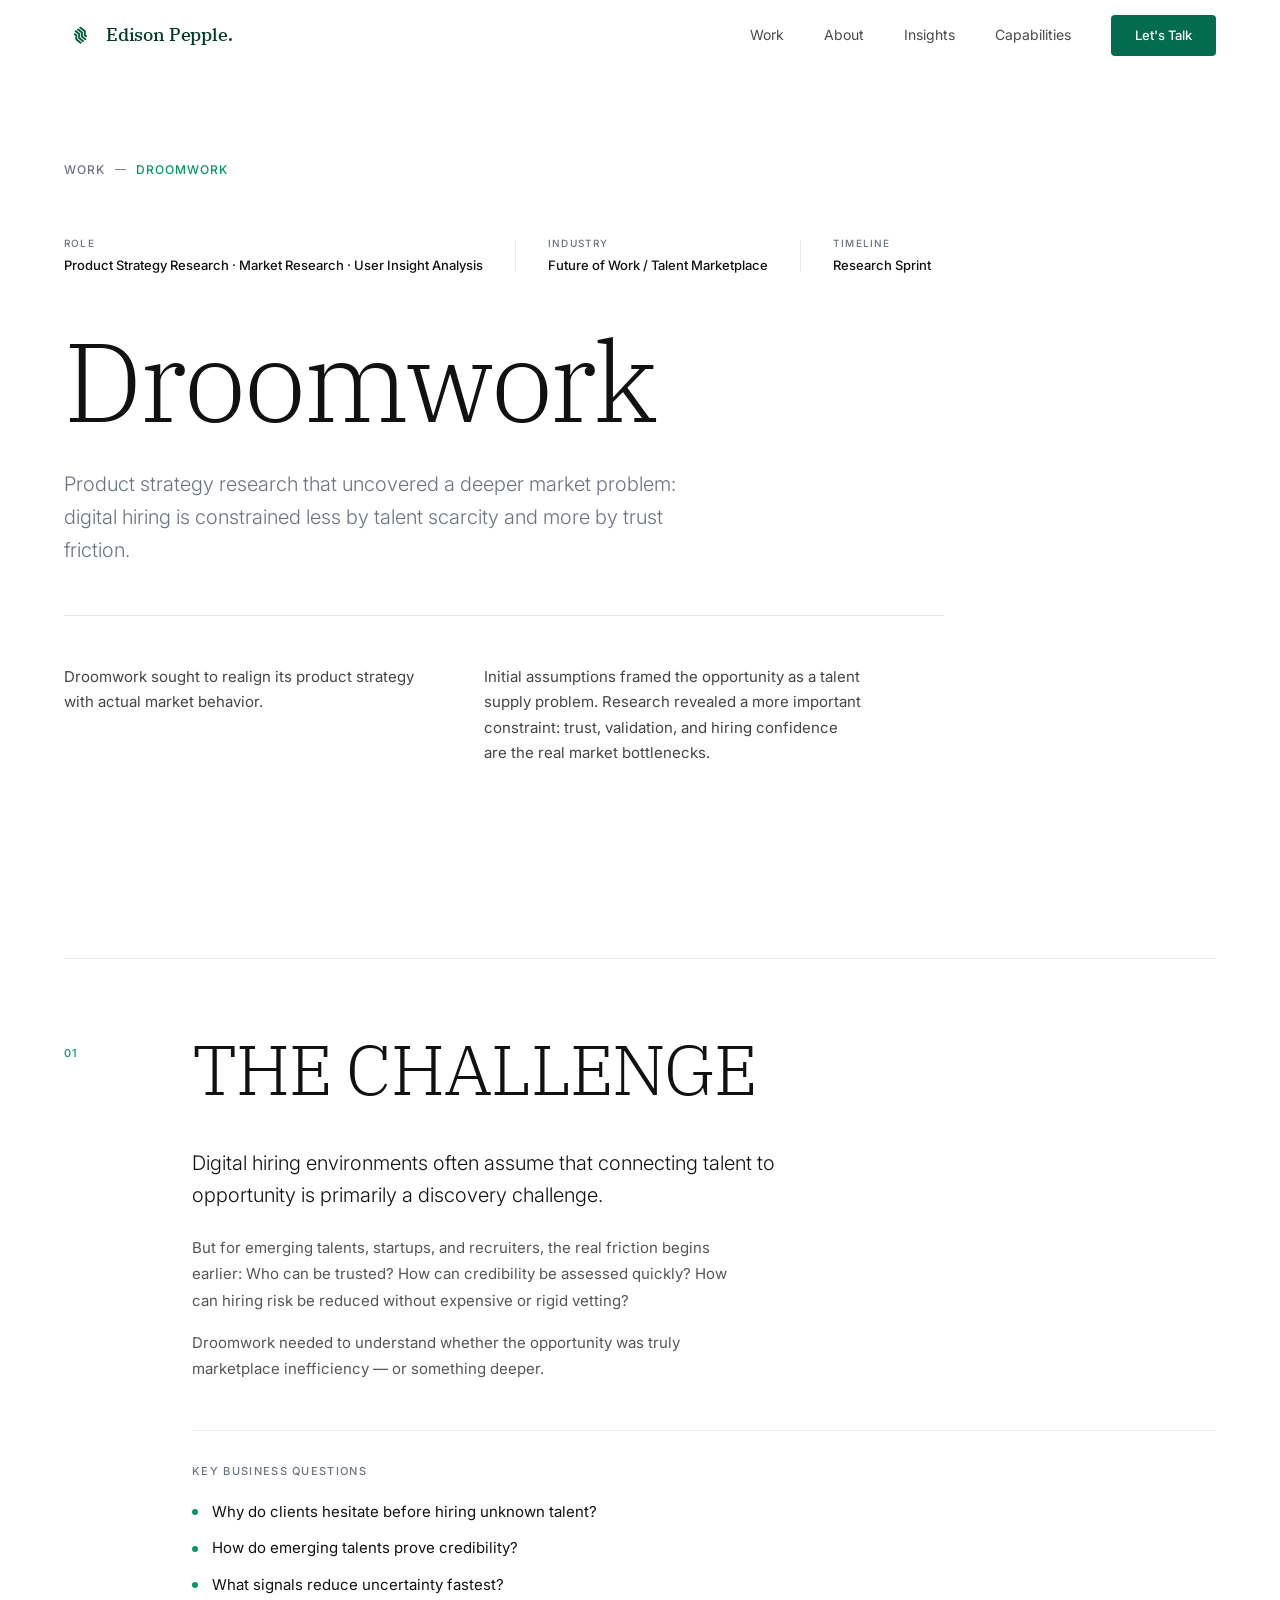
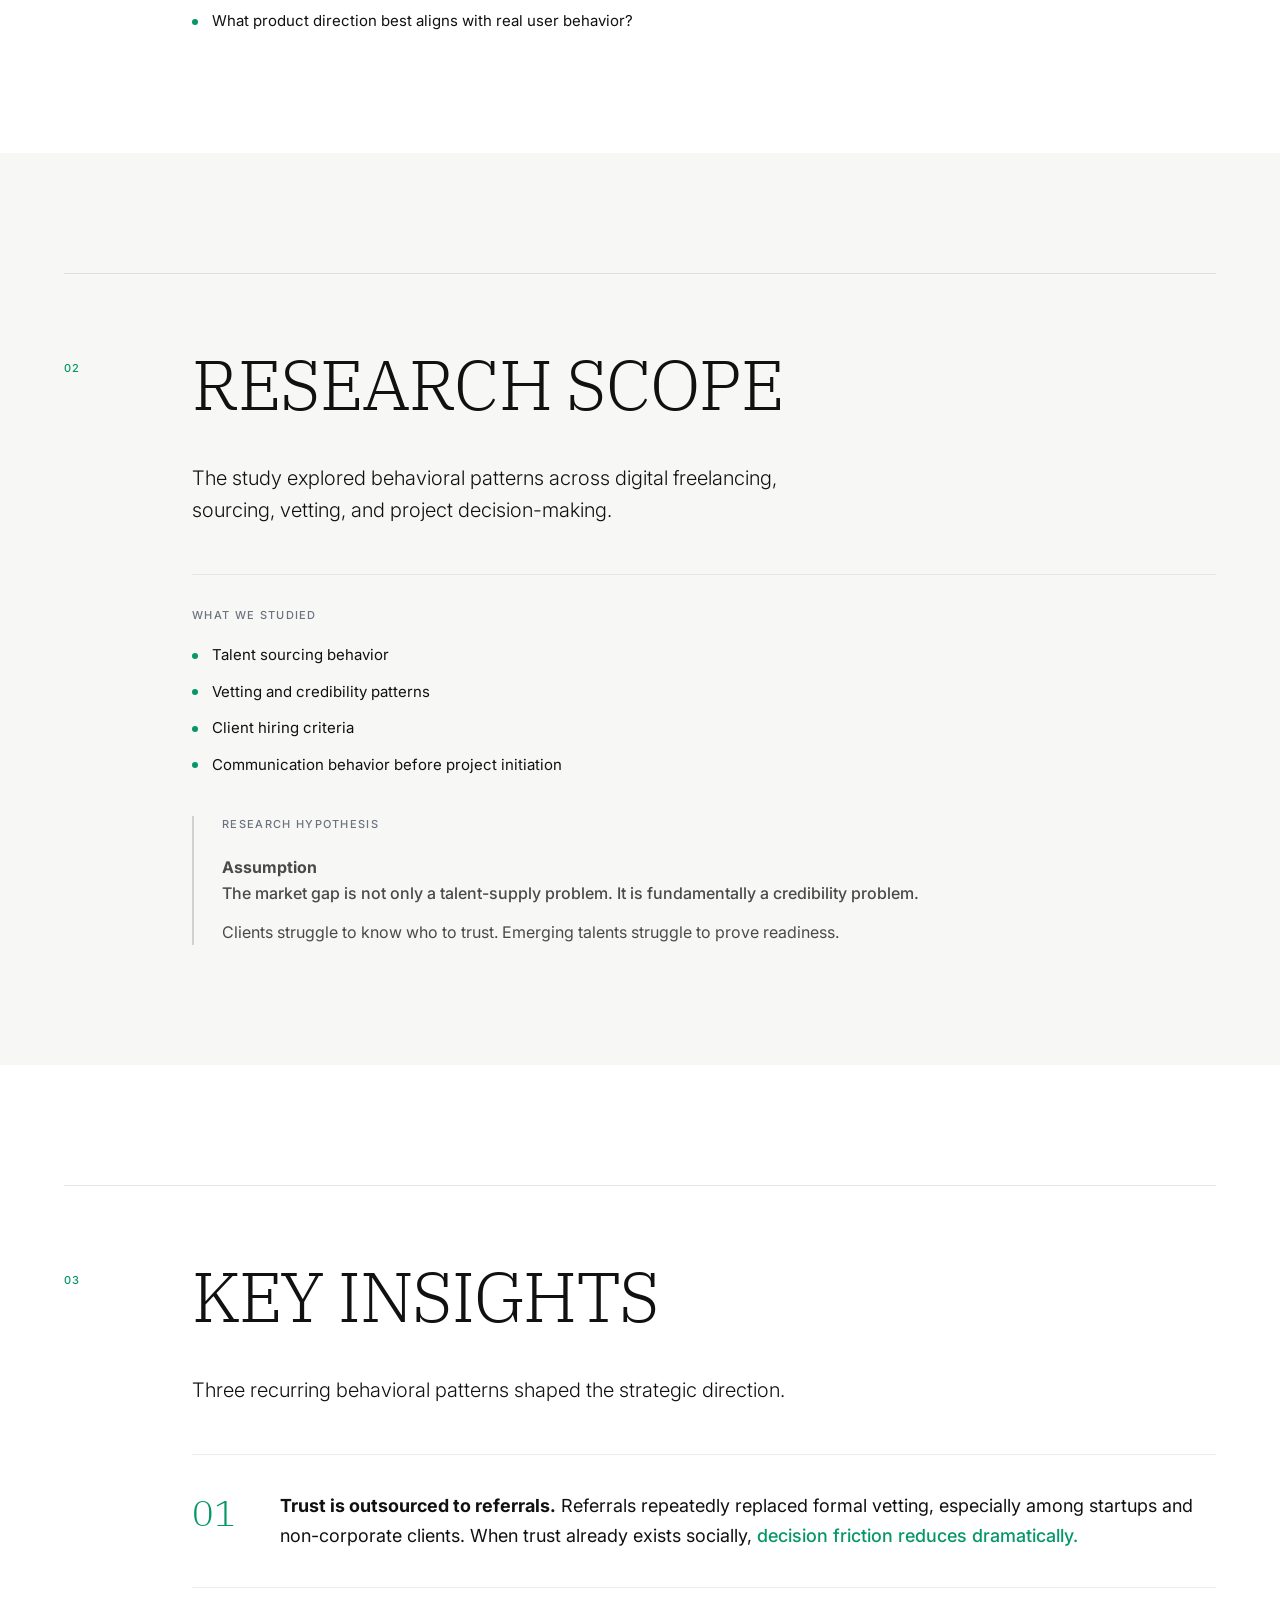
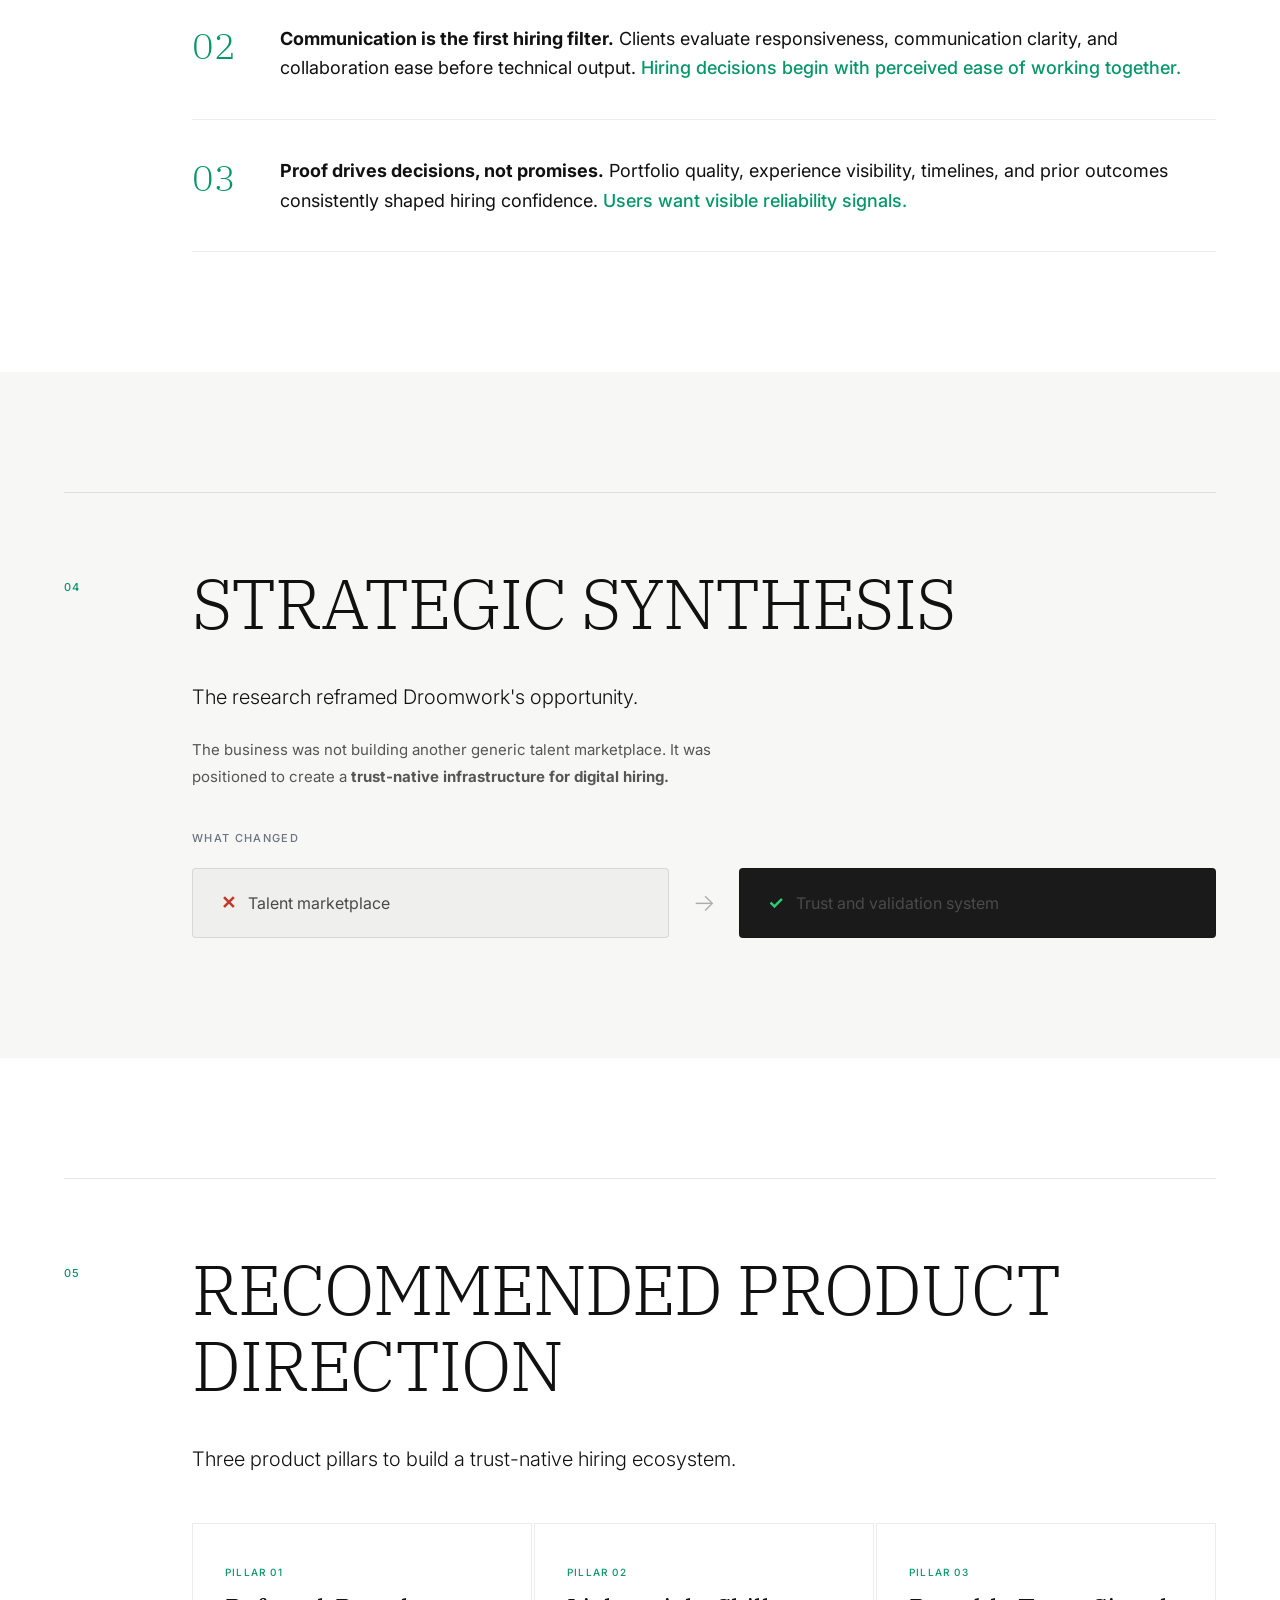
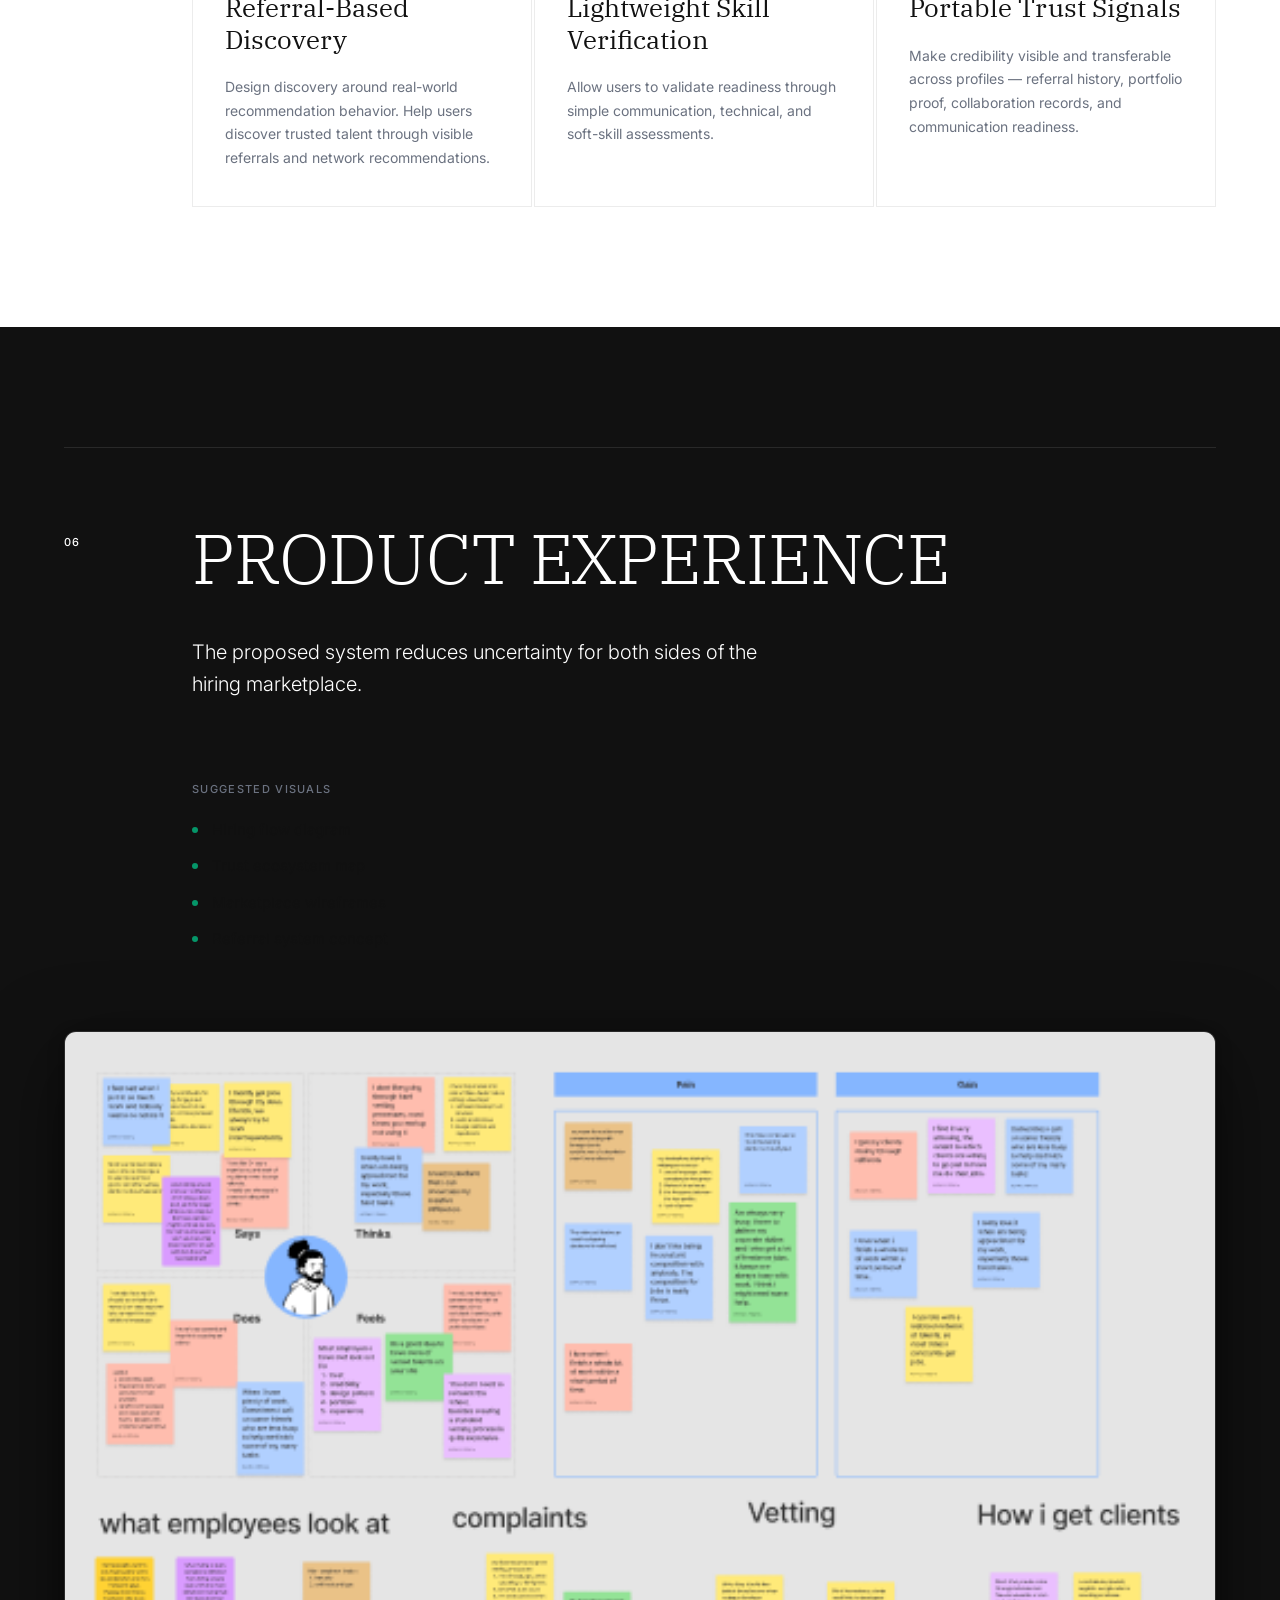
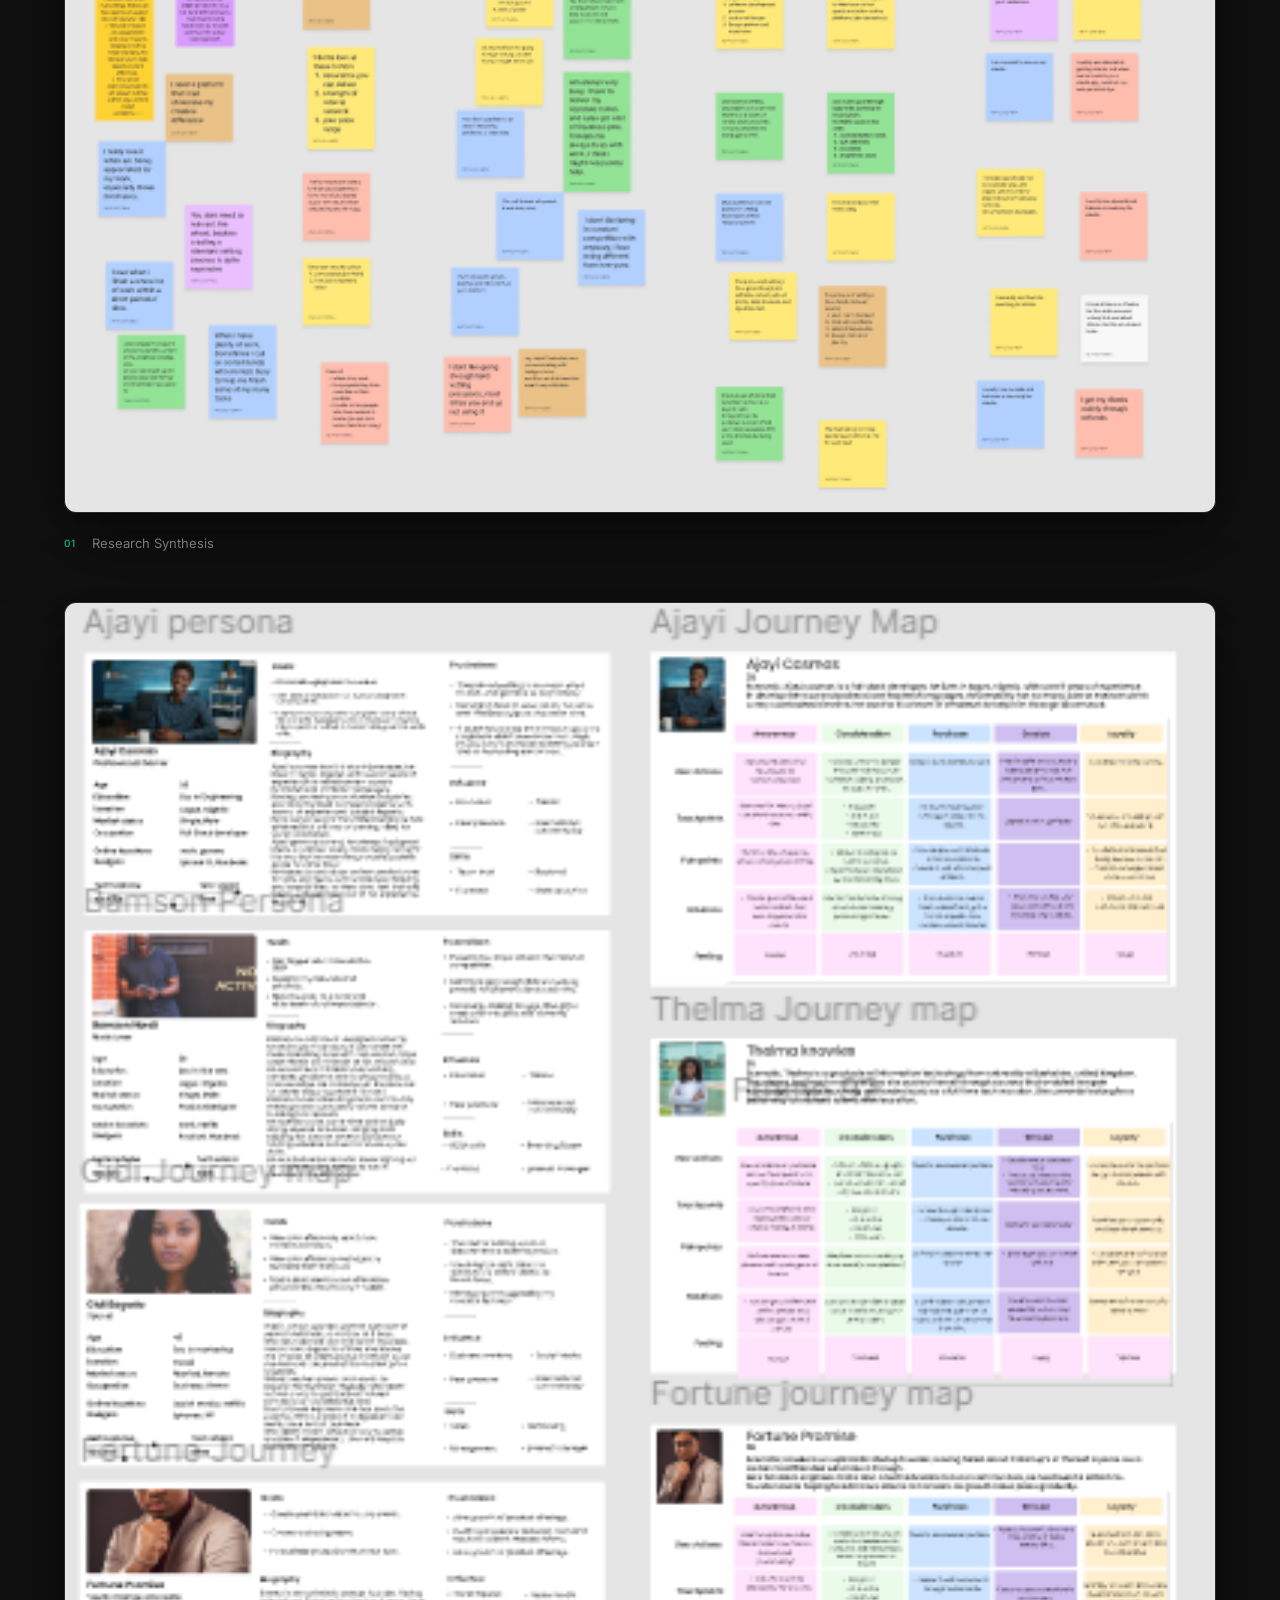
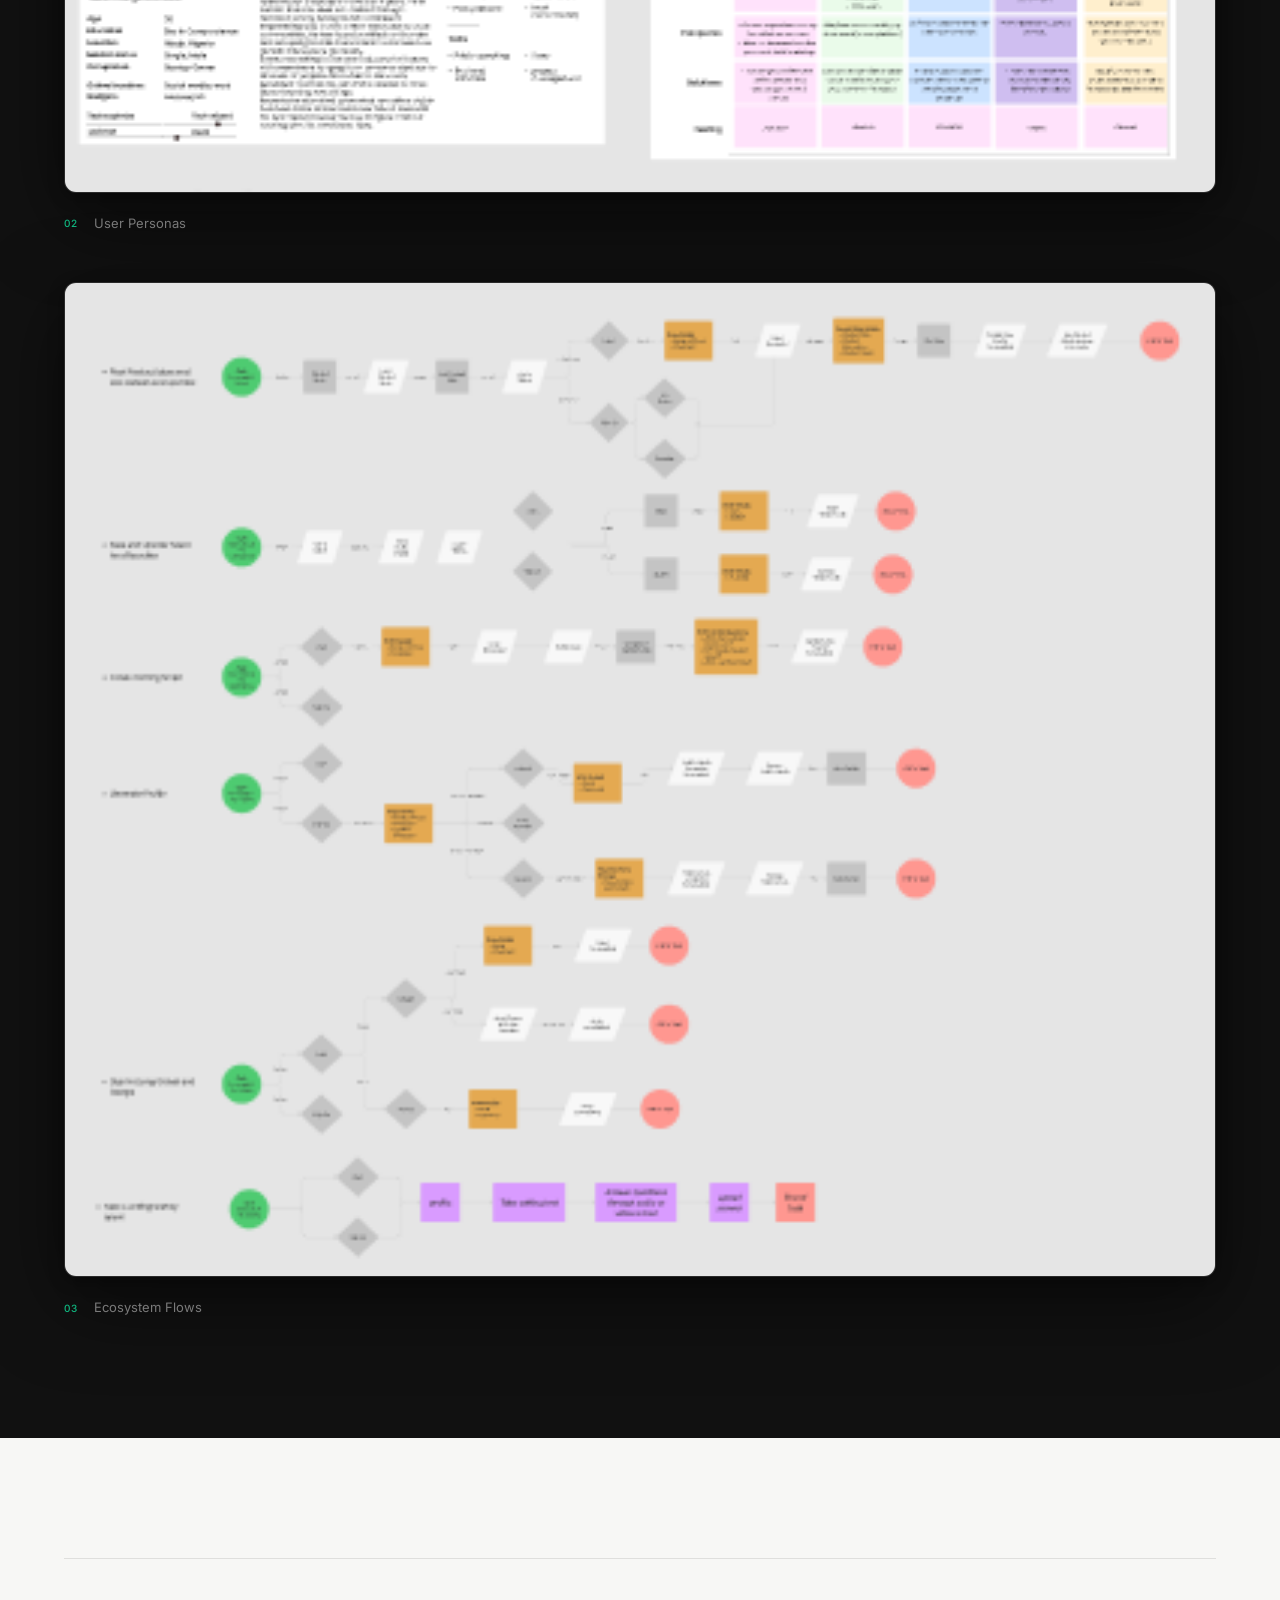
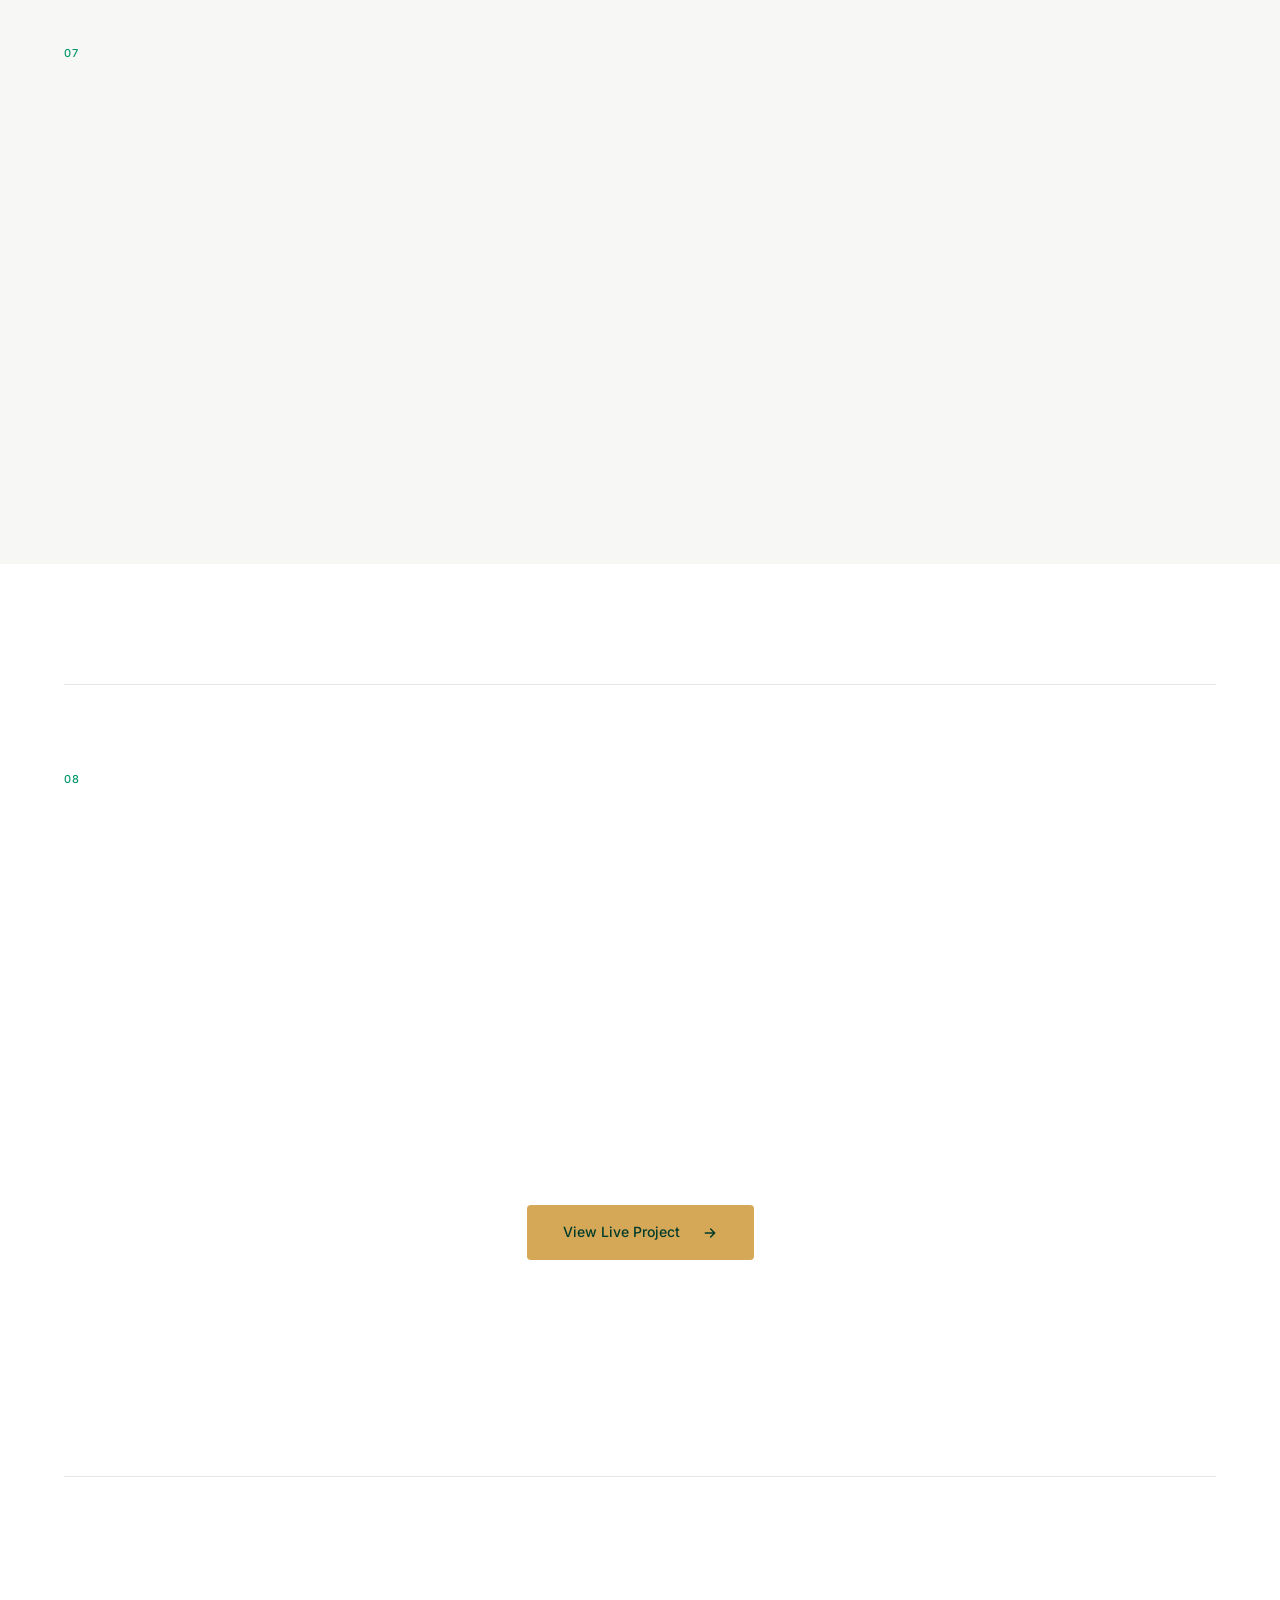
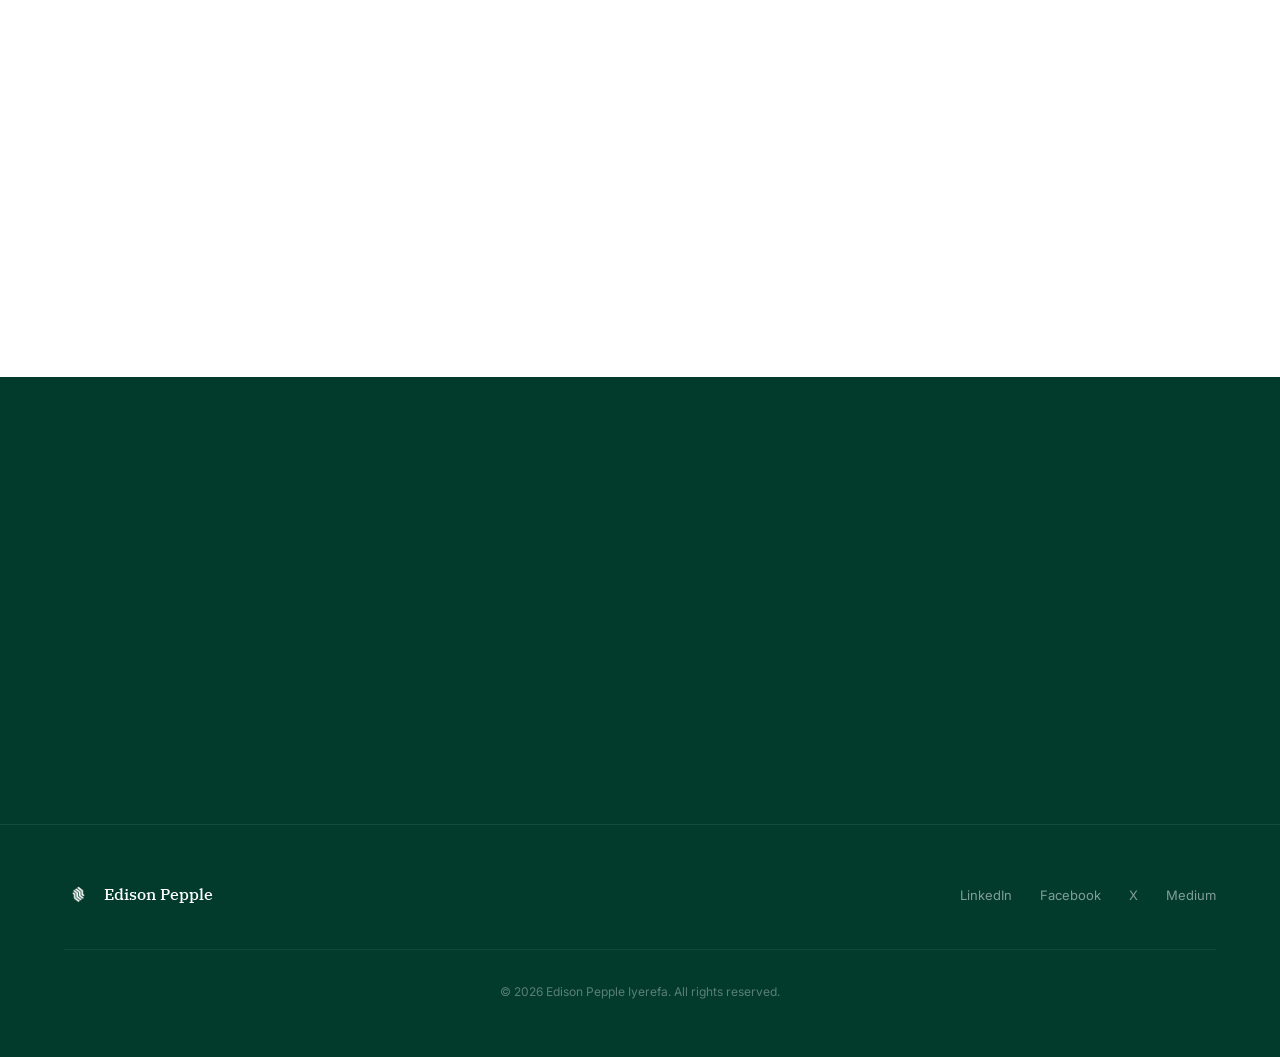
<file: droomwork.html>
<!DOCTYPE html>
<html lang="en">
<head>
  <meta charset="UTF-8">
  <meta name="viewport" content="width=device-width, initial-scale=1.0">
  <title>Droomwork — Case Study | Edison Pepple</title>
  <meta name="description" content="Product strategy research that uncovered a deeper market problem: digital hiring is constrained less by talent scarcity and more by trust friction. Case study by Edison Pepple.">
  <meta name="keywords" content="Droomwork, Edison Pepple, Product Strategy, Talent Marketplace, Trust Friction, UX Research, Case Study">
  <meta name="author" content="Edison Pepple">

  <!-- Fonts -->
  <link rel="preconnect" href="https://fonts.googleapis.com">
  <link rel="preconnect" href="https://fonts.gstatic.com" crossorigin>
  <link href="https://fonts.googleapis.com/css2?family=IBM+Plex+Serif:ital,wght@0,300;0,400;0,500;0,600;0,700;1,300;1,400;1,500;1,600;1,700&family=Inter:wght@300;400;500;600;700&display=swap" rel="stylesheet">

  <!-- Styles -->
  <link rel="stylesheet" href="styles.css">
  <link rel="stylesheet" href="servemaster.css">

  <!-- Favicon -->
  <link rel="icon" type="image/png" href="assets/images/logo-icon.png">
</head>
<body class="cs-page">

  <!-- ================================================================
       NAVIGATION
       ================================================================ -->
  <nav class="nav" id="navbar">
    <a href="index.html" class="nav__logo" aria-label="Edison Pepple Home">
      <img src="assets/images/logo-icon.png" alt="Edison Pepple Logo" class="nav__logo-icon">
      <span class="nav__logo-text">Edison Pepple.</span>
    </a>

    <div class="nav__links" id="navLinks">
      <a href="works.html" class="nav__link" id="nav-work">Work</a>
      <a href="about.html" class="nav__link" id="nav-about">About</a>
      <a href="https://medium.com/@peppleiyerefa" target="_blank" class="nav__link" id="nav-insights">Insights</a>
      <a href="services.html" class="nav__link" id="nav-services">Capabilities</a>
      <a href="contact.html" class="nav__cta" id="nav-lets-talk">Let's Talk</a>
    </div>

    <button class="nav__menu-btn" id="menuBtn" aria-label="Toggle menu">
      <span></span>
      <span></span>
      <span></span>
    </button>
  </nav>

  <!-- ================================================================
       CASE STUDY HERO
       ================================================================ -->
  <section class="cs-hero" id="cs-hero">
    <div class="container">
      <div class="cs-hero__inner">

        <!-- Breadcrumb -->
        <nav class="cs-breadcrumb reveal" aria-label="Breadcrumb">
          <a href="index.html#work" class="cs-breadcrumb__link">Work</a>
          <span class="cs-breadcrumb__sep">—</span>
          <span class="cs-breadcrumb__current">Droomwork</span>
        </nav>

        <!-- Meta row -->
        <div class="cs-hero__meta reveal reveal-delay-1">
          <div class="cs-hero__meta-item">
            <span class="cs-hero__meta-label label">Role</span>
            <span class="cs-hero__meta-value">Product Strategy Research · Market Research · User Insight Analysis</span>
          </div>
          <div class="cs-hero__meta-divider"></div>
          <div class="cs-hero__meta-item">
            <span class="cs-hero__meta-label label">Industry</span>
            <span class="cs-hero__meta-value">Future of Work / Talent Marketplace</span>
          </div>
          <div class="cs-hero__meta-divider"></div>
          <div class="cs-hero__meta-item">
            <span class="cs-hero__meta-label label">Timeline</span>
            <span class="cs-hero__meta-value">Research Sprint</span>
          </div>
        </div>

        <!-- Headline -->
        <h1 class="cs-hero__title reveal reveal-delay-2">Droomwork</h1>

        <!-- Subtitle -->
        <p class="cs-hero__subtitle body-lg reveal reveal-delay-3">
          Product strategy research that uncovered a deeper market problem:<br>
          digital hiring is constrained less by talent scarcity and more by trust friction.
        </p>

        <div class="cs-hero__divider reveal reveal-delay-3"></div>

        <!-- Hero Summary -->
        <div class="cs-hero__summary reveal reveal-delay-3">
          <p class="cs-hero__summary-text">
            Droomwork sought to realign its product strategy with actual market behavior.
          </p>
          <p class="cs-hero__summary-text">
            Initial assumptions framed the opportunity as a talent supply problem. Research revealed a more important constraint: trust, validation, and hiring confidence are the real market bottlenecks.
          </p>
        </div>

      </div>
    </div>
  </section>

  <!-- ================================================================
       SECTION 01 — THE CHALLENGE
       ================================================================ -->
  <section class="cs-section" id="cs-challenge">
    <div class="container">
      <div class="cs-section__divider"></div>
      <div class="cs-section__inner">

        <div class="cs-section__label-col">
          <span class="cs-section__number label">01</span>
        </div>

        <div class="cs-section__body">
          <h2 class="cs-section__headline reveal">The Challenge</h2>

          <p class="cs-section__lead body-lg reveal reveal-delay-1">
            Digital hiring environments often assume that connecting talent to opportunity is primarily a discovery challenge.
          </p>
          <p class="cs-section__text body-md reveal reveal-delay-1">
            But for emerging talents, startups, and recruiters, the real friction begins earlier: Who can be trusted? How can credibility be assessed quickly? How can hiring risk be reduced without expensive or rigid vetting?
          </p>
          <p class="cs-section__text body-md reveal reveal-delay-2">
            Droomwork needed to understand whether the opportunity was truly marketplace inefficiency — or something deeper.
          </p>

          <!-- Key Business Questions -->
          <div class="cs-pain-points reveal reveal-delay-2">
            <span class="label cs-pain-points__label">Key Business Questions</span>
            <ul class="cs-pain-list" role="list">
              <li class="cs-pain-list__item">
                <span class="cs-pain-list__icon" aria-hidden="true"></span>
                Why do clients hesitate before hiring unknown talent?
              </li>
              <li class="cs-pain-list__item">
                <span class="cs-pain-list__icon" aria-hidden="true"></span>
                How do emerging talents prove credibility?
              </li>
              <li class="cs-pain-list__item">
                <span class="cs-pain-list__icon" aria-hidden="true"></span>
                What signals reduce uncertainty fastest?
              </li>
              <li class="cs-pain-list__item">
                <span class="cs-pain-list__icon" aria-hidden="true"></span>
                What product direction best aligns with real user behavior?
              </li>
            </ul>
          </div>
        </div>

      </div>
    </div>
  </section>

  <!-- ================================================================
       SECTION 02 — RESEARCH SCOPE
       ================================================================ -->
  <section class="cs-section cs-section--tinted" id="cs-research">
    <div class="container">
      <div class="cs-section__divider"></div>
      <div class="cs-section__inner">

        <div class="cs-section__label-col">
          <span class="cs-section__number label">02</span>
        </div>

        <div class="cs-section__body">
          <h2 class="cs-section__headline reveal">Research Scope</h2>
          <p class="cs-section__lead body-lg reveal reveal-delay-1">
            The study explored behavioral patterns across digital freelancing, sourcing, vetting, and project decision-making.
          </p>

          <!-- What We Studied -->
          <div class="cs-pain-points reveal reveal-delay-2">
            <span class="label cs-pain-points__label">What We Studied</span>
            <ul class="cs-pain-list" role="list">
              <li class="cs-pain-list__item">
                <span class="cs-pain-list__icon" aria-hidden="true"></span>
                Talent sourcing behavior
              </li>
              <li class="cs-pain-list__item">
                <span class="cs-pain-list__icon" aria-hidden="true"></span>
                Vetting and credibility patterns
              </li>
              <li class="cs-pain-list__item">
                <span class="cs-pain-list__icon" aria-hidden="true"></span>
                Client hiring criteria
              </li>
              <li class="cs-pain-list__item">
                <span class="cs-pain-list__icon" aria-hidden="true"></span>
                Communication behavior before project initiation
              </li>
            </ul>
          </div>

          <!-- Research Hypothesis -->
          <div class="cs-hypothesis reveal reveal-delay-3">
            <span class="label cs-pain-points__label">Research Hypothesis</span>
            <div class="cs-hypothesis__body">
              <p class="cs-hypothesis__assumption body-md">
                <strong>Assumption</strong><br>
                The market gap is not only a talent-supply problem. It is fundamentally a credibility problem.
              </p>
              <p class="cs-hypothesis__text body-md">
                Clients struggle to know who to trust. Emerging talents struggle to prove readiness.
              </p>
            </div>
          </div>

        </div>

      </div>
    </div>
  </section>

  <!-- ================================================================
       SECTION 03 — KEY INSIGHTS
       ================================================================ -->
  <section class="cs-section" id="cs-insights">
    <div class="container">
      <div class="cs-section__divider"></div>
      <div class="cs-section__inner">

        <div class="cs-section__label-col">
          <span class="cs-section__number label">03</span>
        </div>

        <div class="cs-section__body">
          <h2 class="cs-section__headline reveal">Key Insights</h2>
          <p class="cs-section__lead body-lg reveal reveal-delay-1">
            Three recurring behavioral patterns shaped the strategic direction.
          </p>

          <!-- Insight Cards -->
          <div class="cs-insight-grid reveal reveal-delay-2">

            <article class="cs-insight-card" id="insight-01">
              <span class="cs-insight-card__number">01</span>
              <p class="cs-insight-card__text">
                <strong>Trust is outsourced to referrals.</strong> Referrals repeatedly replaced formal vetting, especially among startups and non-corporate clients. When trust already exists socially, <em>decision friction reduces dramatically.</em>
              </p>
            </article>

            <article class="cs-insight-card" id="insight-02">
              <span class="cs-insight-card__number">02</span>
              <p class="cs-insight-card__text">
                <strong>Communication is the first hiring filter.</strong> Clients evaluate responsiveness, communication clarity, and collaboration ease before technical output. <em>Hiring decisions begin with perceived ease of working together.</em>
              </p>
            </article>

            <article class="cs-insight-card" id="insight-03">
              <span class="cs-insight-card__number">03</span>
              <p class="cs-insight-card__text">
                <strong>Proof drives decisions, not promises.</strong> Portfolio quality, experience visibility, timelines, and prior outcomes consistently shaped hiring confidence. <em>Users want visible reliability signals.</em>
              </p>
            </article>

          </div>
        </div>

      </div>
    </div>
  </section>

  <!-- ================================================================
       SECTION 04 — STRATEGIC SYNTHESIS
       ================================================================ -->
  <section class="cs-section cs-section--tinted" id="cs-synthesis">
    <div class="container">
      <div class="cs-section__divider"></div>
      <div class="cs-section__inner">

        <div class="cs-section__label-col">
          <span class="cs-section__number label">04</span>
        </div>

        <div class="cs-section__body">
          <h2 class="cs-section__headline reveal">Strategic Synthesis</h2>

          <p class="cs-section__lead body-lg reveal reveal-delay-1">
            The research reframed Droomwork's opportunity.
          </p>
          <p class="cs-section__text body-md reveal reveal-delay-1">
            The business was not building another generic talent marketplace. It was positioned to create a <strong>trust-native infrastructure for digital hiring.</strong>
          </p>

          <!-- Shift Block -->
          <div class="cs-shift-block reveal reveal-delay-2">
            <span class="label cs-pain-points__label">What Changed</span>
            <div class="cs-shift-block__inner">
              <div class="cs-shift-block__from">
                <span class="cs-shift-block__symbol">✕</span>
                <p class="body-md">Talent marketplace</p>
              </div>
              <div class="cs-shift-block__arrow">→</div>
              <div class="cs-shift-block__to">
                <span class="cs-shift-block__symbol">✓</span>
                <p class="body-md">Trust and validation system</p>
              </div>
            </div>
          </div>

        </div>

      </div>
    </div>
  </section>

  <!-- ================================================================
       SECTION 05 — PRODUCT DIRECTION
       ================================================================ -->
  <section class="cs-section" id="cs-solution">
    <div class="container">
      <div class="cs-section__divider"></div>
      <div class="cs-section__inner">

        <div class="cs-section__label-col">
          <span class="cs-section__number label">05</span>
        </div>

        <div class="cs-section__body">
          <h2 class="cs-section__headline reveal">Recommended Product Direction</h2>
          <p class="cs-section__lead body-lg reveal reveal-delay-1">
            Three product pillars to build a trust-native hiring ecosystem.
          </p>

          <!-- Pillars -->
          <div class="cs-pillars reveal reveal-delay-2">

            <div class="cs-pillar" id="pillar-01">
              <div class="cs-pillar__header">
                <span class="cs-pillar__tag label">Pillar 01</span>
                <h3 class="cs-pillar__title">Referral-Based Discovery</h3>
              </div>
              <p class="cs-pillar__desc body-md">
                Design discovery around real-world recommendation behavior. Help users discover trusted talent through visible referrals and network recommendations.
              </p>
              <div class="cs-pillar__accent"></div>
            </div>

            <div class="cs-pillar" id="pillar-02">
              <div class="cs-pillar__header">
                <span class="cs-pillar__tag label">Pillar 02</span>
                <h3 class="cs-pillar__title">Lightweight Skill Verification</h3>
              </div>
              <p class="cs-pillar__desc body-md">
                Allow users to validate readiness through simple communication, technical, and soft-skill assessments.
              </p>
              <div class="cs-pillar__accent"></div>
            </div>

            <div class="cs-pillar" id="pillar-03">
              <div class="cs-pillar__header">
                <span class="cs-pillar__tag label">Pillar 03</span>
                <h3 class="cs-pillar__title">Portable Trust Signals</h3>
              </div>
              <p class="cs-pillar__desc body-md">
                Make credibility visible and transferable across profiles — referral history, portfolio proof, collaboration records, and communication readiness.
              </p>
              <div class="cs-pillar__accent"></div>
            </div>

          </div>
        </div>

      </div>
    </div>
  </section>

  <!-- ================================================================
       SECTION 06 — PRODUCT EXPERIENCE
       ================================================================ -->
  <section class="cs-section cs-section--product" id="cs-product">
    <div class="container">
      <div class="cs-section__divider"></div>
      <div class="cs-section__inner">

        <div class="cs-section__label-col">
          <span class="cs-section__number label">06</span>
        </div>

        <div class="cs-section__body">
          <h2 class="cs-section__headline reveal">Product Experience</h2>
          <p class="cs-section__lead body-lg reveal reveal-delay-1">
            The proposed system reduces uncertainty for both sides of the hiring marketplace.
          </p>

          <!-- What We Studied -->
          <div class="cs-pain-points reveal reveal-delay-2">
            <span class="label cs-pain-points__label">Suggested Visuals</span>
            <ul class="cs-pain-list" role="list">
              <li class="cs-pain-list__item">
                <span class="cs-pain-list__icon" aria-hidden="true"></span>
                Hiring flow diagram
              </li>
              <li class="cs-pain-list__item">
                <span class="cs-pain-list__icon" aria-hidden="true"></span>
                Trust ecosystem map
              </li>
              <li class="cs-pain-list__item">
                <span class="cs-pain-list__icon" aria-hidden="true"></span>
                Marketplace wireframes
              </li>
              <li class="cs-pain-list__item">
                <span class="cs-pain-list__icon" aria-hidden="true"></span>
                Referral system concept
              </li>
            </ul>
          </div>
        </div>

      </div>

      <!-- Full-bleed screen gallery -->
      <div class="cs-screens reveal reveal-delay-2">

        <figure class="cs-screen" id="screen-stickynotes">
          <div class="cs-screen__frame">
            <img
              src="assets/images/Droomwork-stickynotes-Visuals.png"
              alt="Droomwork Stickynotes Visuals — Research and synthesis"
              class="cs-screen__img"
              loading="lazy"
            >
          </div>
          <figcaption class="cs-screen__caption">
            <span class="cs-screen__caption-num label">01</span>
            Research Synthesis
          </figcaption>
        </figure>

        <figure class="cs-screen" id="screen-personas">
          <div class="cs-screen__frame">
            <img
              src="assets/images/Droomwork-Persona-Visuals.jpg"
              alt="Droomwork Persona Visuals — Understanding the target users"
              class="cs-screen__img"
              loading="lazy"
            >
          </div>
          <figcaption class="cs-screen__caption">
            <span class="cs-screen__caption-num label">02</span>
            User Personas
          </figcaption>
        </figure>

        <figure class="cs-screen" id="screen-flows">
          <div class="cs-screen__frame">
            <img
              src="assets/images/Droomwork-Flows-Visuals.Jpg"
              alt="Droomwork Flows Visuals — Hiring ecosystem and user journeys"
              class="cs-screen__img"
              loading="lazy"
            >
          </div>
          <figcaption class="cs-screen__caption">
            <span class="cs-screen__caption-num label">03</span>
            Ecosystem Flows
          </figcaption>
        </figure>

      </div>

    </div>
  </section>

  <!-- ================================================================
       SECTION 07 — EXPECTED IMPACT
       ================================================================ -->
  <section class="cs-section cs-section--tinted" id="cs-impact">
    <div class="container">
      <div class="cs-section__divider"></div>
      <div class="cs-section__inner">

        <div class="cs-section__label-col">
          <span class="cs-section__number label">07</span>
        </div>

        <div class="cs-section__body">
          <h2 class="cs-section__headline reveal">Expected Impact</h2>

          <div class="cs-impact-grid reveal reveal-delay-1">

            <div class="cs-impact-card" id="impact-01">
              <div class="cs-impact-card__accent"></div>
              <p class="cs-impact-card__text">Reduced hiring uncertainty</p>
            </div>

            <div class="cs-impact-card" id="impact-02">
              <div class="cs-impact-card__accent"></div>
              <p class="cs-impact-card__text">Faster trust formation</p>
            </div>

            <div class="cs-impact-card" id="impact-03">
              <div class="cs-impact-card__accent"></div>
              <p class="cs-impact-card__text">Better discovery for emerging talent</p>
            </div>

            <div class="cs-impact-card" id="impact-04">
              <div class="cs-impact-card__accent"></div>
              <p class="cs-impact-card__text">Stronger product differentiation in crowded marketplaces</p>
            </div>

          </div>
        </div>

      </div>
    </div>
  </section>

  <!-- ================================================================
       SECTION 08 — KEY LEARNINGS
       ================================================================ -->
  <section class="cs-section cs-section--learnings" id="cs-learnings">
    <div class="container">
      <div class="cs-section__divider"></div>
      <div class="cs-section__inner">

        <div class="cs-section__label-col">
          <span class="cs-section__number label">08</span>
        </div>

        <div class="cs-section__body">
          <h2 class="cs-section__headline reveal">Key Learnings</h2>

          <blockquote class="cs-learning-quote reveal reveal-delay-1">
            <p>
              Markets often disguise their real constraints.
            </p>
          </blockquote>

          <p class="cs-section__text body-md reveal reveal-delay-2">
            What appears to be a supply problem is sometimes a confidence problem. Product strategy becomes stronger when teams stop optimizing for assumed behavior and start designing around real decision patterns.
          </p>
        </div>

      </div>
    </div>
  </section>

  <!-- ================================================================
       LIVE PROJECT CTA
       ================================================================ -->
  <section class="cs-section" style="padding-top: 2rem; padding-bottom: 6rem; text-align: center;">
    <div class="container">
      <a href="https://droomwork.io/" target="_blank" class="contact-cta__btn" style="display: inline-flex; margin: 0 auto;">
        View Live Project
        <svg viewBox="0 0 16 16" fill="none" xmlns="http://www.w3.org/2000/svg" style="margin-left: 0.75rem; width: 16px; height: 16px;">
          <path d="M3.333 8h9.334M8.667 4l4 4-4 4" stroke="currentColor" stroke-width="1.5" stroke-linecap="round" stroke-linejoin="round"/>
        </svg>
      </a>
    </div>
  </section>

  <!-- ================================================================
       NEXT PROJECT NAVIGATION
       ================================================================ -->
  <section class="cs-next-projects" id="cs-next">
    <div class="container">
      <div class="cs-section__divider"></div>

      <div class="cs-next-projects__header reveal">
        <span class="label">Explore More Work</span>
      </div>

      <div class="cs-next-projects__grid reveal reveal-delay-1">

        <a href="servemaster.html" class="cs-next-card" id="next-servemaster" aria-label="View ServeMaster case study">
          <span class="cs-next-card__number label">01</span>
          <h3 class="cs-next-card__title">ServeMaster</h3>
          <p class="cs-next-card__role label">Service Design &amp; Strategic Marketing</p>
          <span class="cs-next-card__arrow" aria-hidden="true">
            <svg viewBox="0 0 16 16" fill="none" xmlns="http://www.w3.org/2000/svg">
              <path d="M3.333 8h9.334M8.667 4l4 4-4 4" stroke="currentColor" stroke-width="1.5" stroke-linecap="round" stroke-linejoin="round"/>
            </svg>
          </span>
        </a>

        <a href="#" class="cs-next-card" id="next-creek" aria-label="View Creek Project case study">
          <span class="cs-next-card__number label">02</span>
          <h3 class="cs-next-card__title">Creek Project</h3>
          <p class="cs-next-card__role label">UX Research &amp; Product Design</p>
          <span class="cs-next-card__arrow" aria-hidden="true">
            <svg viewBox="0 0 16 16" fill="none" xmlns="http://www.w3.org/2000/svg">
              <path d="M3.333 8h9.334M8.667 4l4 4-4 4" stroke="currentColor" stroke-width="1.5" stroke-linecap="round" stroke-linejoin="round"/>
            </svg>
          </span>
        </a>

        <a href="#" class="cs-next-card" id="next-content-engine" aria-label="View Content Engine Framework case study">
          <span class="cs-next-card__number label">03</span>
          <h3 class="cs-next-card__title">Content Engine Framework</h3>
          <p class="cs-next-card__role label">Content Strategy</p>
          <span class="cs-next-card__arrow" aria-hidden="true">
            <svg viewBox="0 0 16 16" fill="none" xmlns="http://www.w3.org/2000/svg">
              <path d="M3.333 8h9.334M8.667 4l4 4-4 4" stroke="currentColor" stroke-width="1.5" stroke-linecap="round" stroke-linejoin="round"/>
            </svg>
          </span>
        </a>

      </div>
    </div>
  </section>

  <!-- ================================================================
       CONTACT CTA
       ================================================================ -->
  <section class="contact-cta" id="contact">
    <div class="container">
      <div class="contact-cta__inner">
        <div class="contact-cta__left reveal">
          <h2 class="contact-cta__headline">
            Let's build<br>something<br><em>valuable.</em>
          </h2>
        </div>
        <div class="contact-cta__right reveal reveal-delay-1">
          <p class="contact-cta__subheader">
            Have a project in mind? I bring strategic research and service design into your next initiative. Let's have a conversation about what's possible.
          </p>
          <a href="contact.html" class="contact-cta__btn" id="cta-start-conversation">
            Start a Conversation
            <svg viewBox="0 0 16 16" fill="none" xmlns="http://www.w3.org/2000/svg">
              <path d="M3.333 8h9.334M8.667 4l4 4-4 4" stroke="currentColor" stroke-width="1.5" stroke-linecap="round" stroke-linejoin="round"/>
            </svg>
          </a>
        </div>
      </div>
    </div>
  </section>

  <!-- ================================================================
       FOOTER
       ================================================================ -->
  <footer class="footer" id="footer">
    <div class="container">
      <div class="footer__inner">
        <div class="footer__brand">
          <img src="assets/images/logo-icon.png" alt="Edison Pepple" class="footer__logo-icon">
          <span class="footer__brand-name">Edison Pepple</span>
        </div>
        <div class="footer__socials">
          <a href="#" class="footer__social-link" id="social-linkedin" aria-label="LinkedIn">LinkedIn</a>
          <a href="#" class="footer__social-link" id="social-facebook" aria-label="Facebook">Facebook</a>
          <a href="#" class="footer__social-link" id="social-x" aria-label="X (Twitter)">X</a>
          <a href="#" class="footer__social-link" id="social-medium" aria-label="Medium">Medium</a>
        </div>
      </div>
      <p class="footer__copyright">
        &copy; 2026 Edison Pepple Iyerefa. All rights reserved.
      </p>
    </div>
  </footer>

  <!-- Scripts -->
  <script src="script.js"></script>
</body>
</html>
</file>
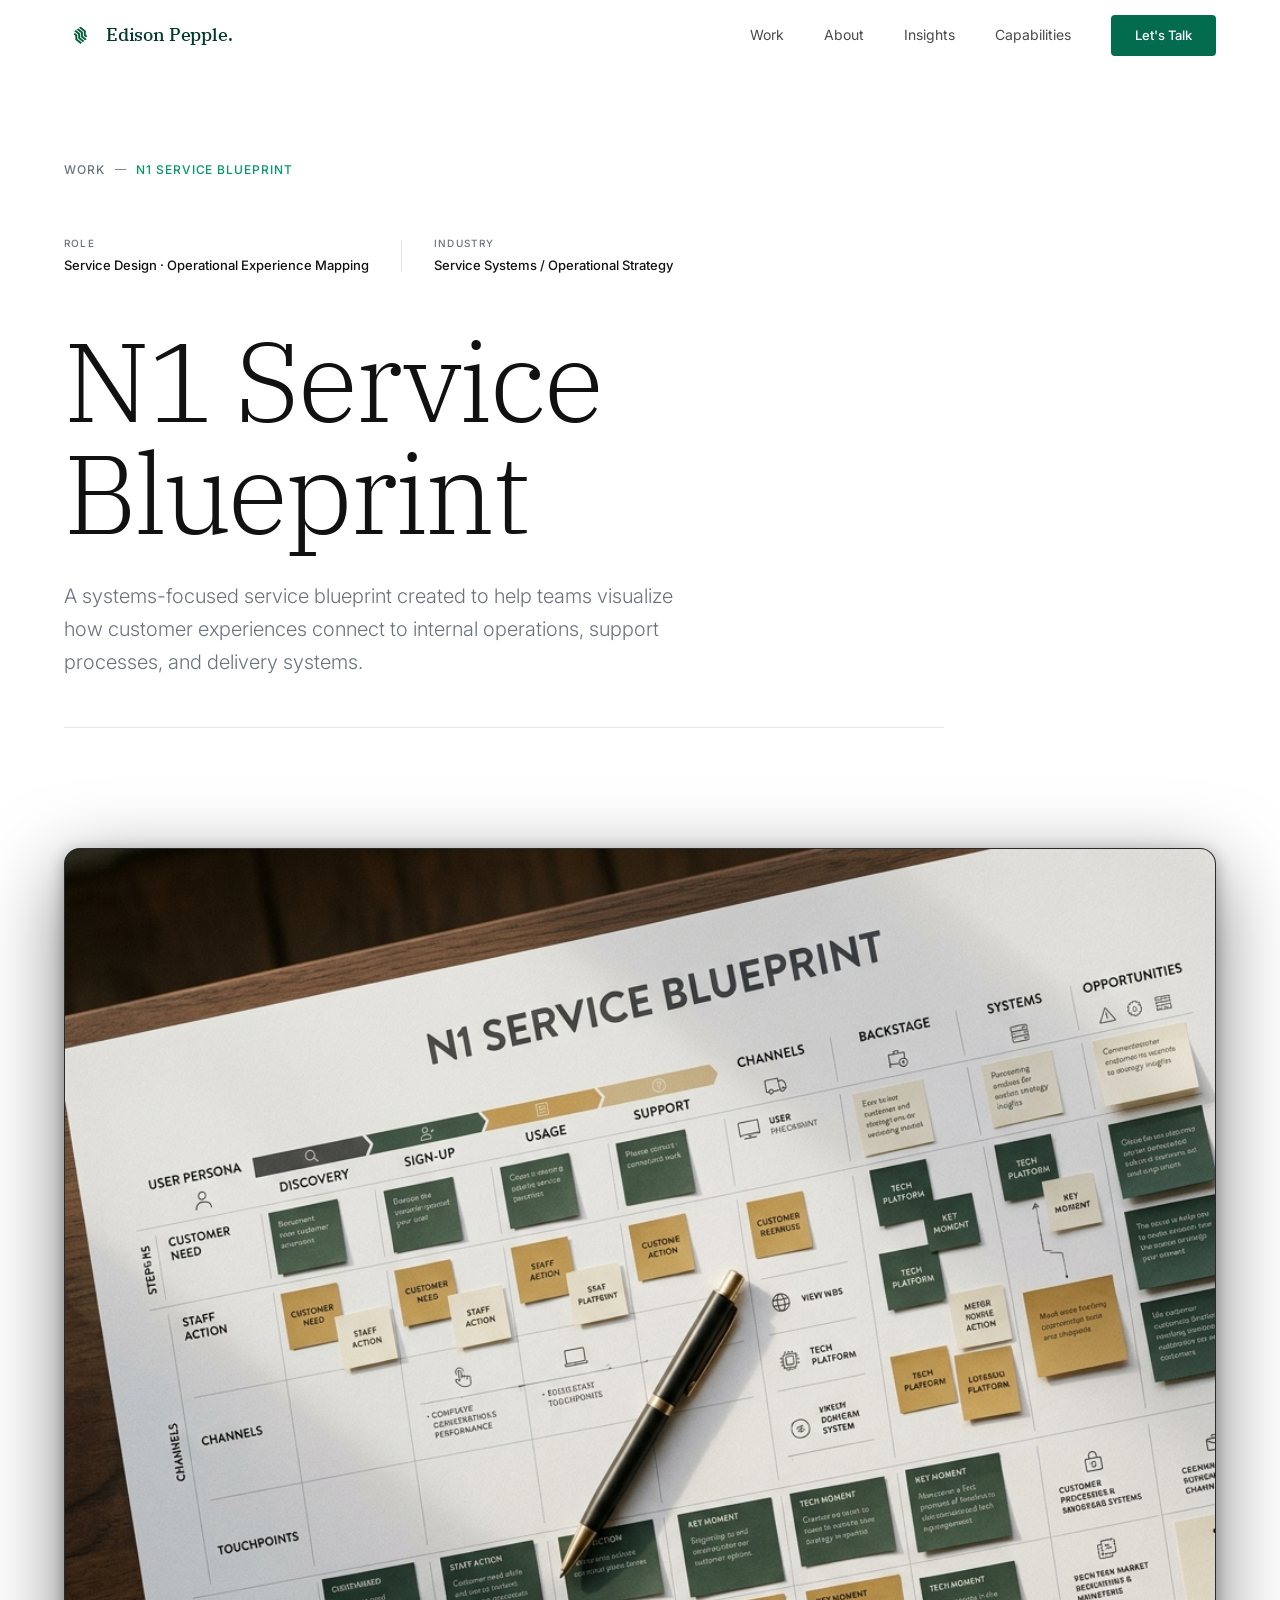
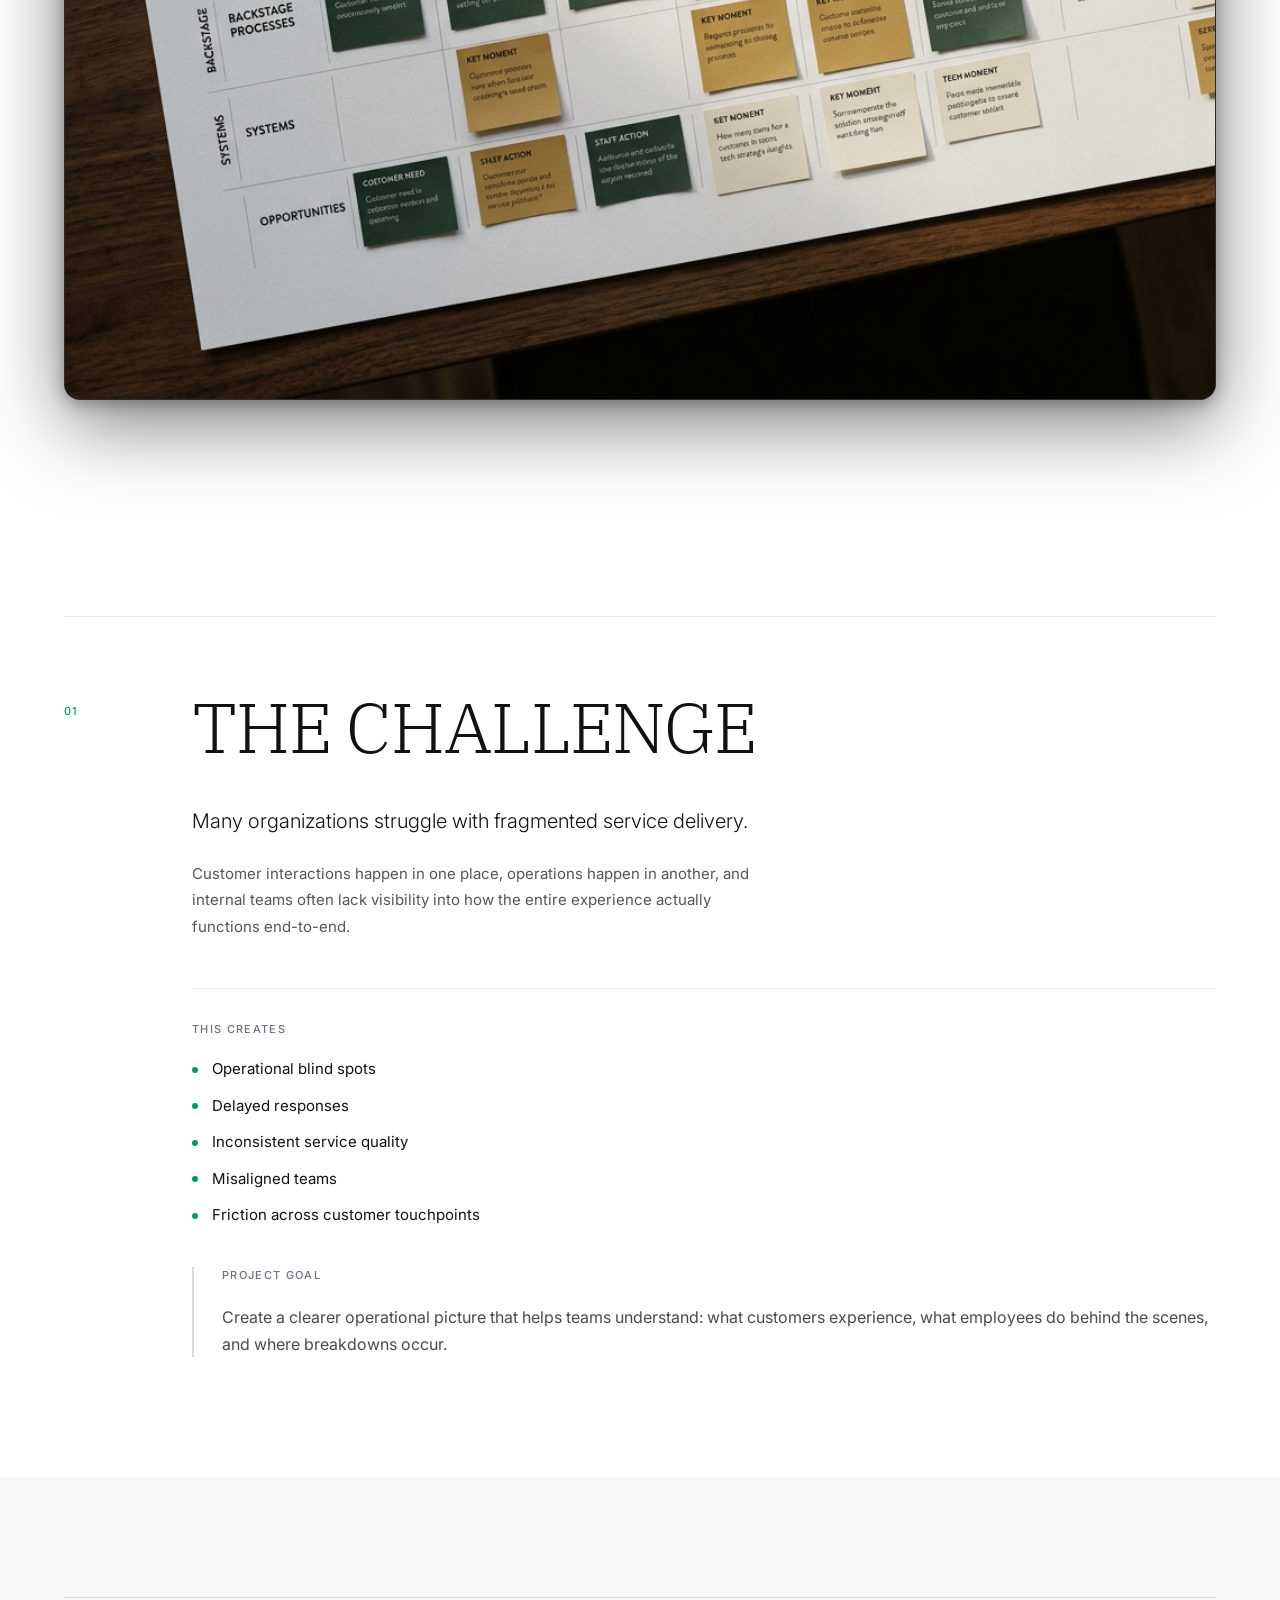
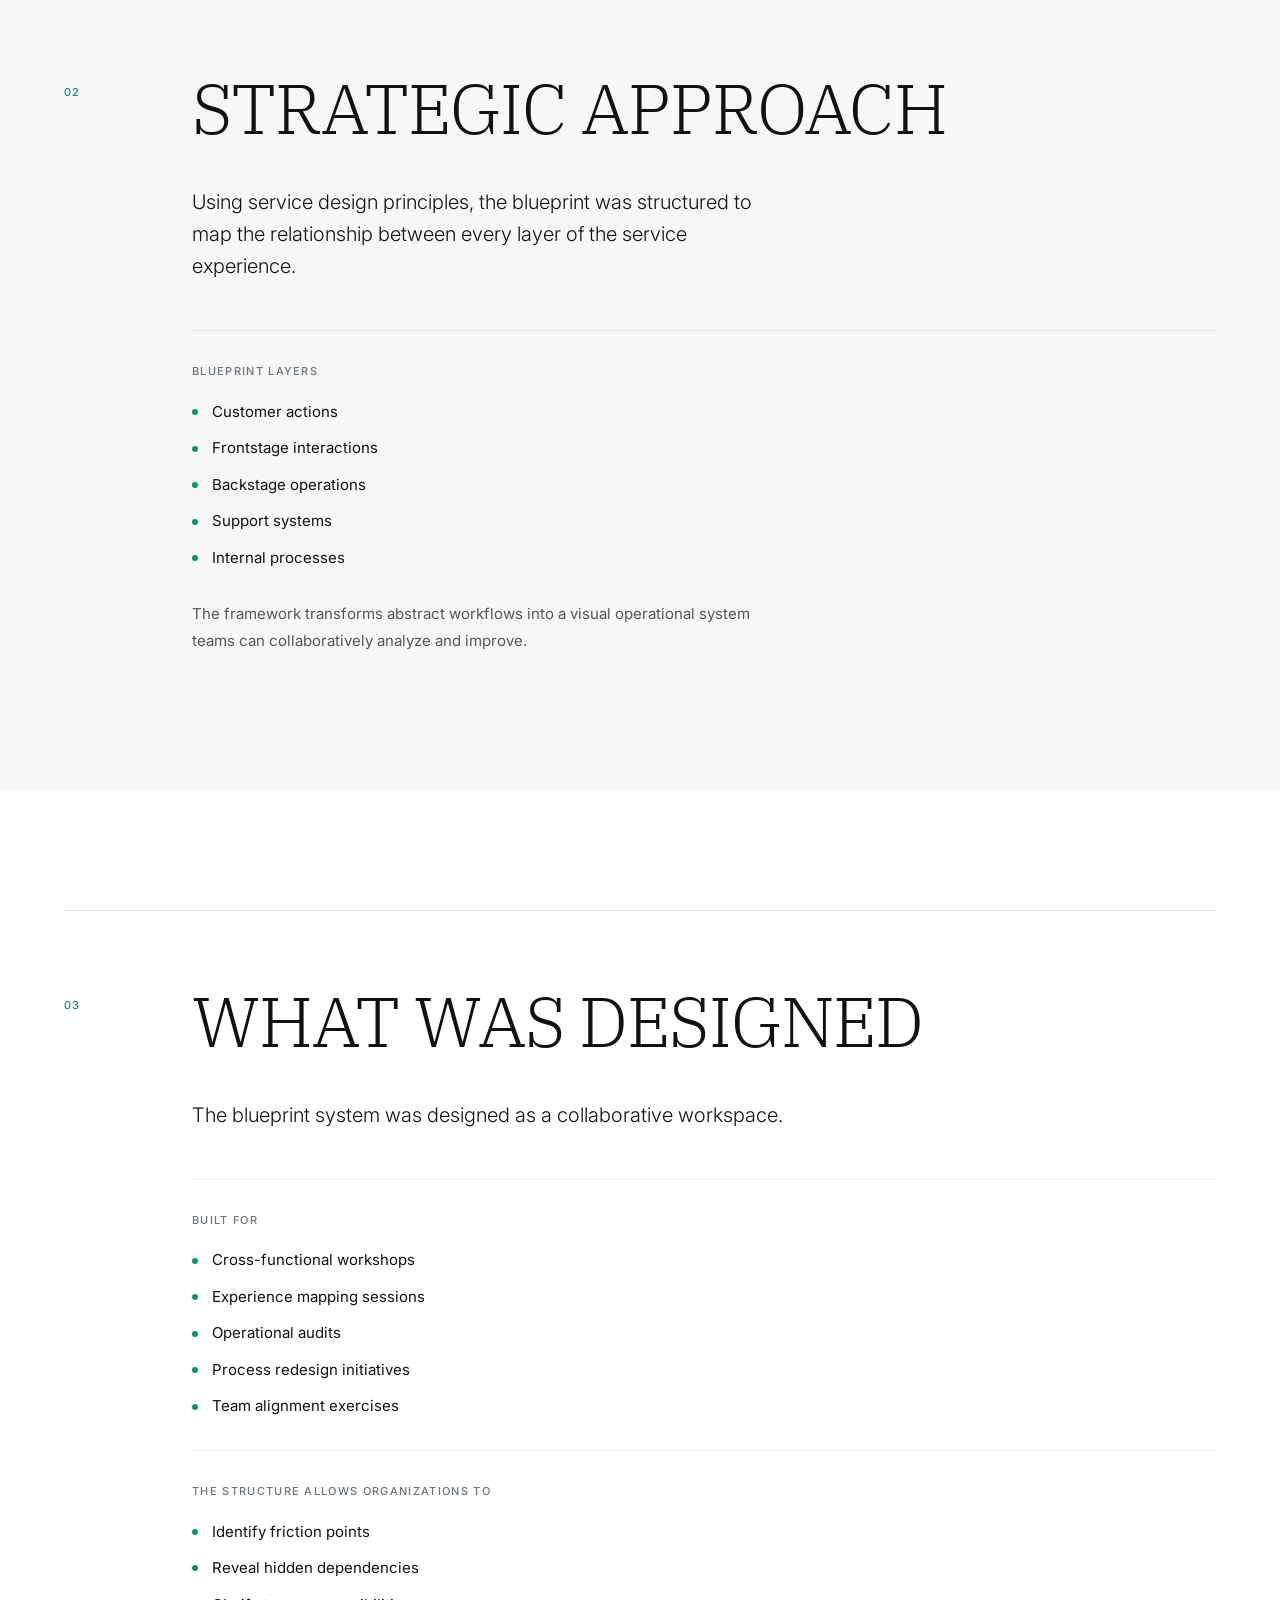
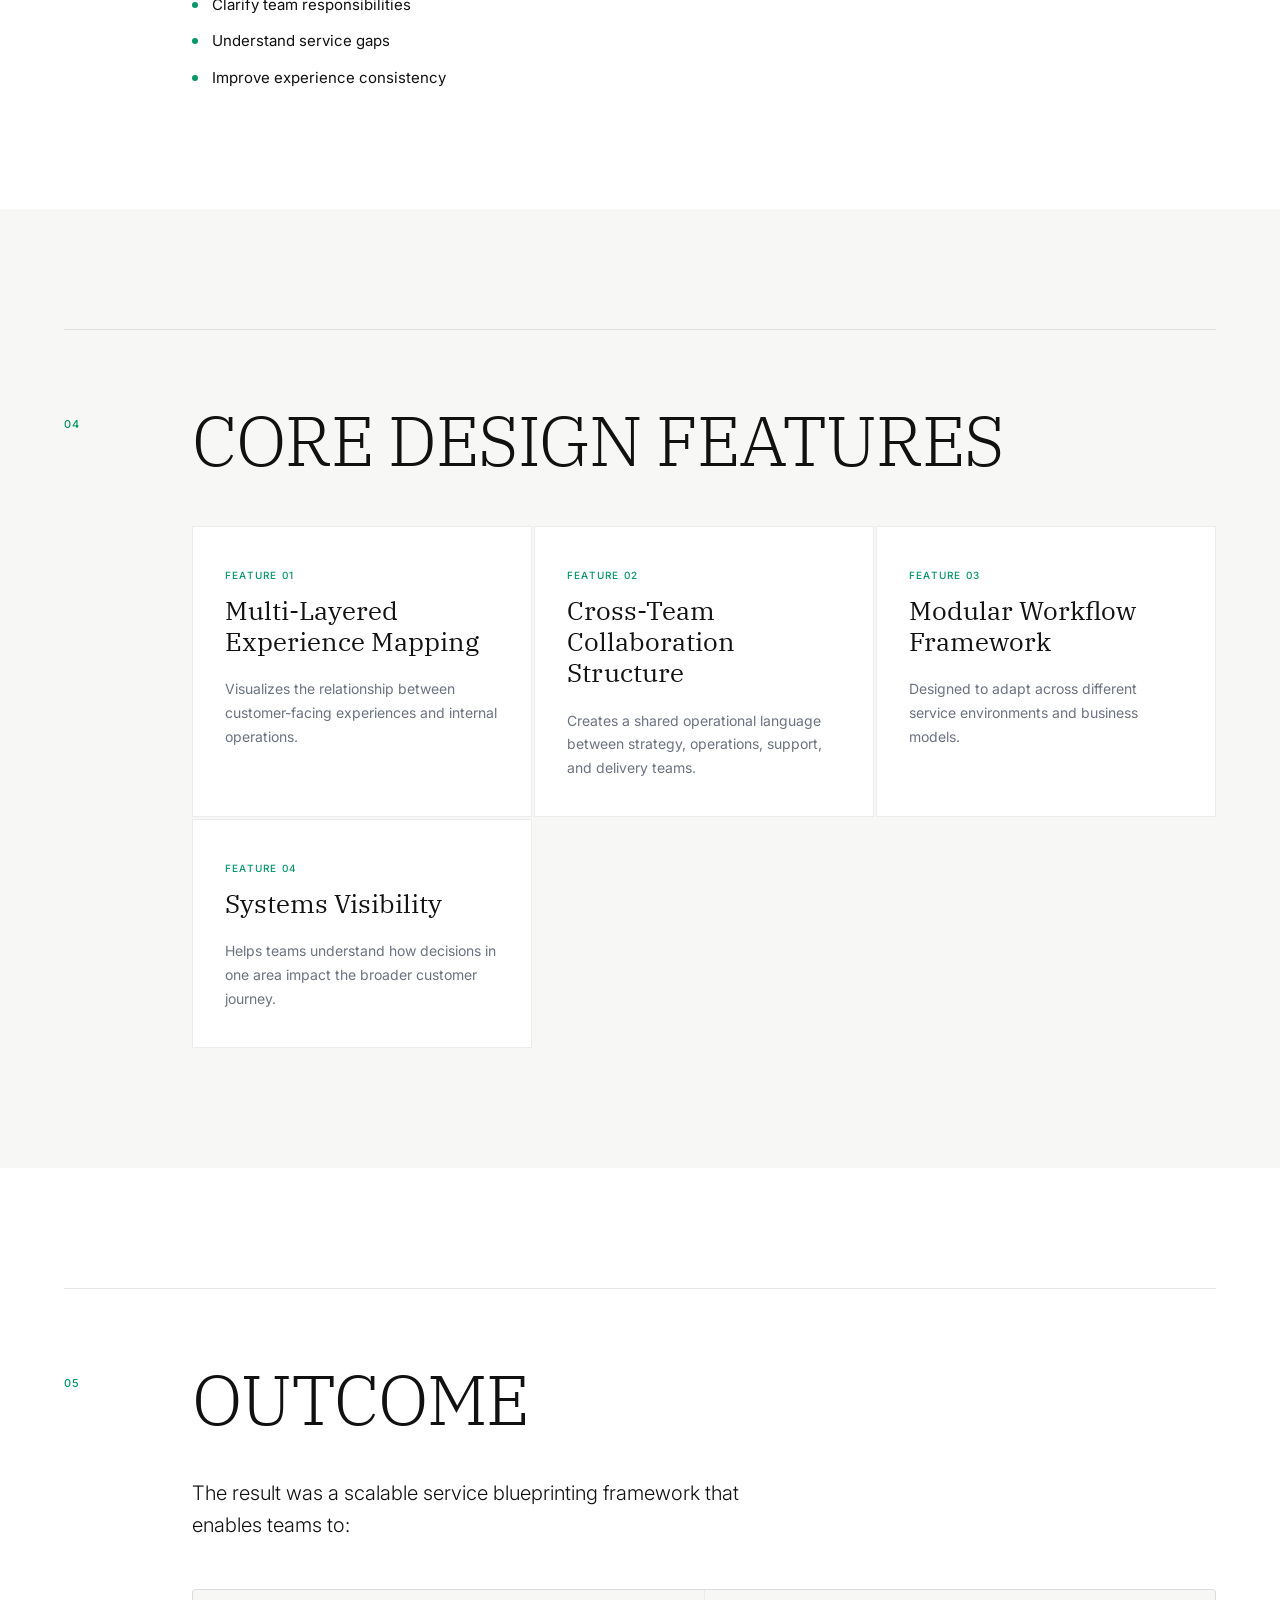
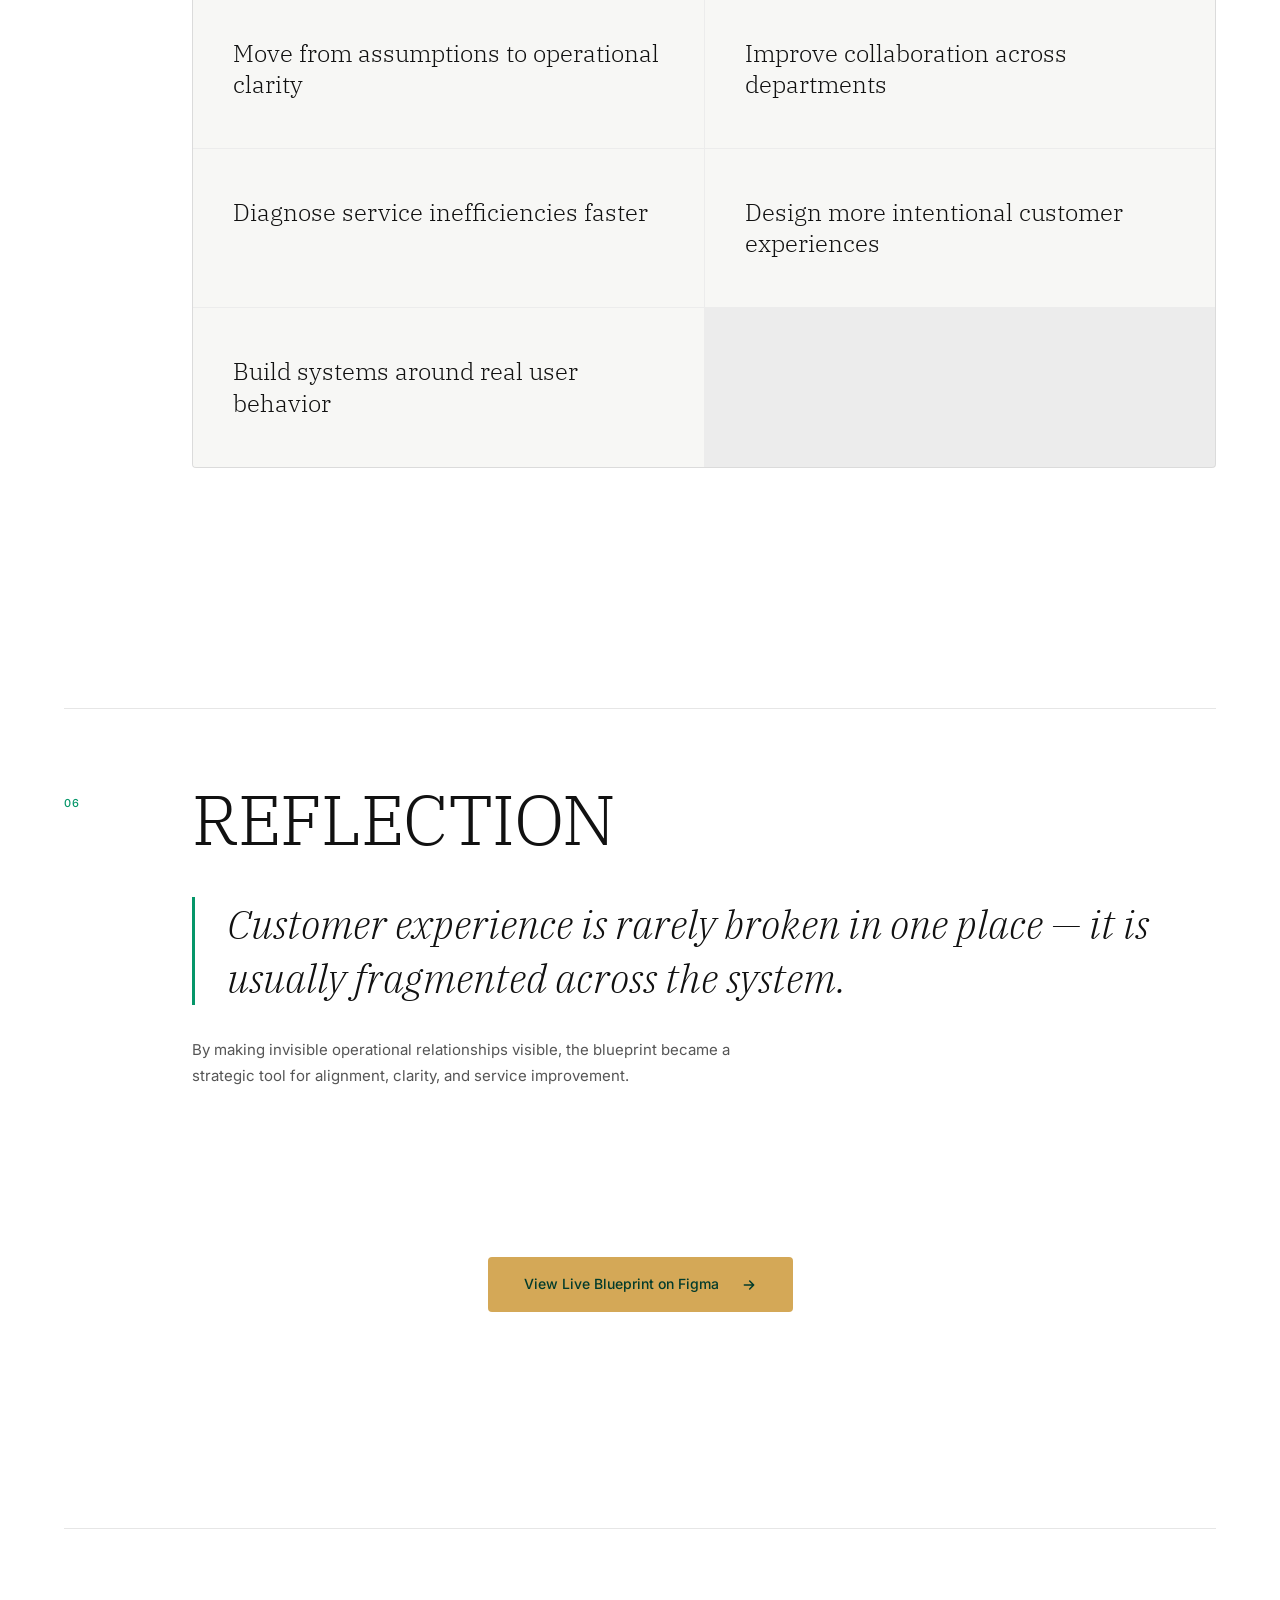
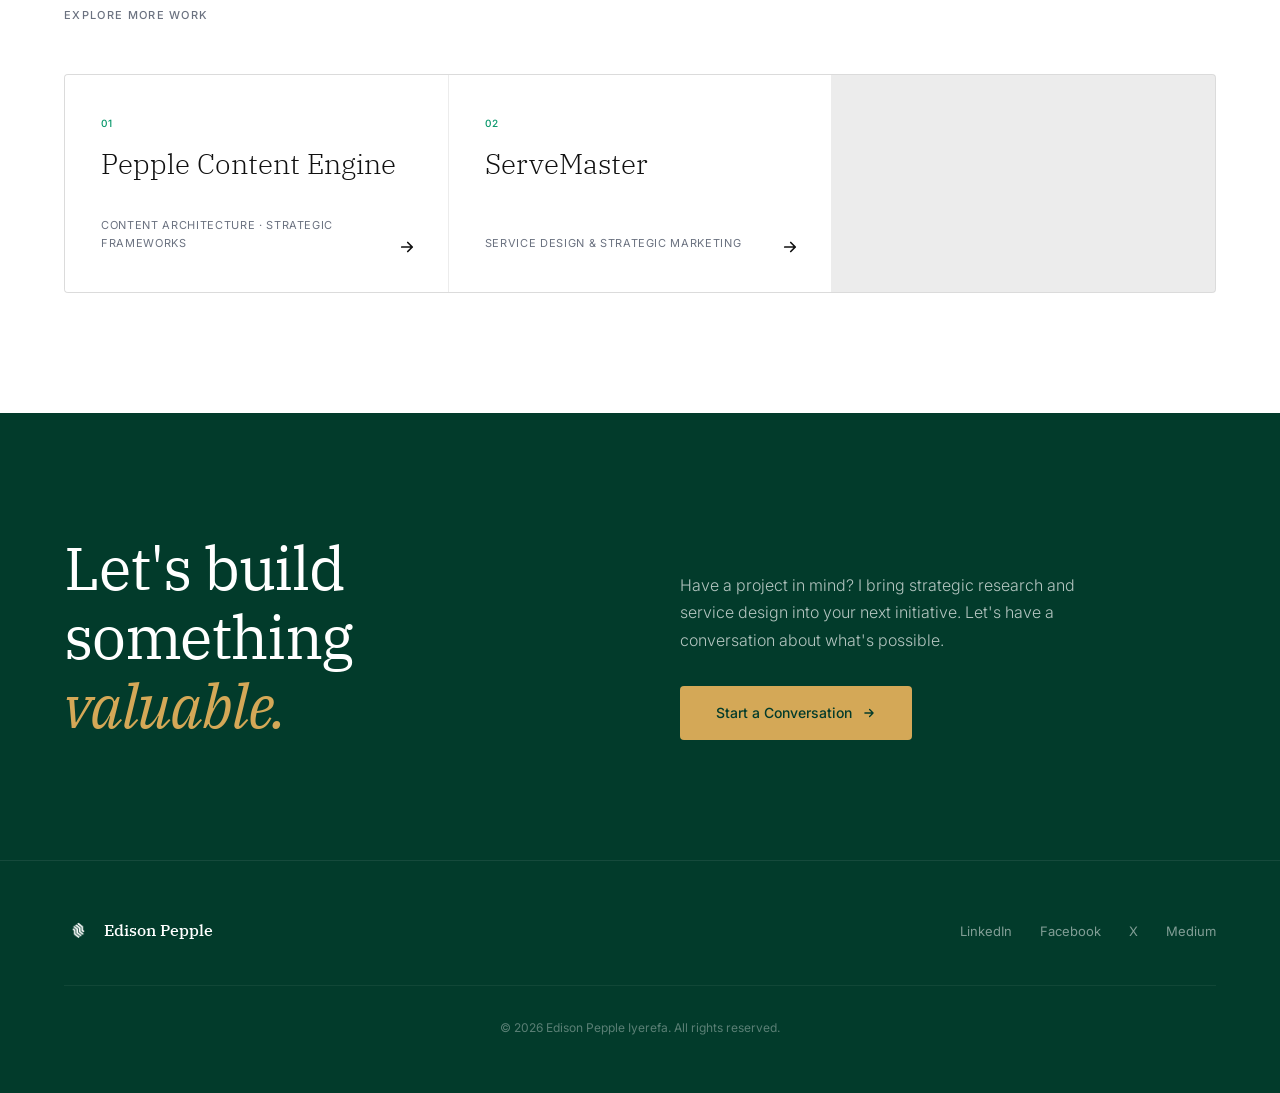
<file: n1-service-blueprint.html>
<!DOCTYPE html>
<html lang="en">
<head>
  <meta charset="UTF-8">
  <meta name="viewport" content="width=device-width, initial-scale=1.0">
  <title>N1 Service Blueprint — Case Study | Edison Pepple</title>
  <meta name="description" content="A systems-focused service blueprint created to help teams visualize how customer experiences connect to internal operations, support processes, and delivery systems. Case study by Edison Pepple.">
  <meta name="keywords" content="N1 Service Blueprint, Service Design, Operational Experience Mapping, Edison Pepple, Case Study">
  <meta name="author" content="Edison Pepple">

  <!-- Fonts -->
  <link rel="preconnect" href="https://fonts.googleapis.com">
  <link rel="preconnect" href="https://fonts.gstatic.com" crossorigin>
  <link href="https://fonts.googleapis.com/css2?family=IBM+Plex+Serif:ital,wght@0,300;0,400;0,500;0,600;0,700;1,300;1,400;1,500;1,600;1,700&family=Inter:wght@300;400;500;600;700&display=swap" rel="stylesheet">

  <!-- Styles -->
  <link rel="stylesheet" href="styles.css">
  <link rel="stylesheet" href="servemaster.css">

  <!-- Favicon -->
  <link rel="icon" type="image/png" href="assets/images/logo-icon.png">
</head>
<body class="cs-page">

  <!-- ================================================================
       NAVIGATION
       ================================================================ -->
  <nav class="nav" id="navbar">
    <a href="index.html" class="nav__logo" aria-label="Edison Pepple Home">
      <img src="assets/images/logo-icon.png" alt="Edison Pepple Logo" class="nav__logo-icon">
      <span class="nav__logo-text">Edison Pepple.</span>
    </a>

    <div class="nav__links" id="navLinks">
      <a href="works.html" class="nav__link active" id="nav-work">Work</a>
      <a href="about.html" class="nav__link" id="nav-about">About</a>
      <a href="https://medium.com/@peppleiyerefa" target="_blank" class="nav__link" id="nav-insights">Insights</a>
      <a href="services.html" class="nav__link" id="nav-services">Capabilities</a>
      <a href="contact.html" class="nav__cta" id="nav-lets-talk">Let's Talk</a>
    </div>

    <button class="nav__menu-btn" id="menuBtn" aria-label="Toggle menu">
      <span></span>
      <span></span>
      <span></span>
    </button>
  </nav>

  <!-- ================================================================
       CASE STUDY HERO
       ================================================================ -->
  <section class="cs-hero" id="cs-hero">
    <div class="container">
      <div class="cs-hero__inner">

        <!-- Breadcrumb -->
        <nav class="cs-breadcrumb reveal" aria-label="Breadcrumb">
          <a href="index.html#work" class="cs-breadcrumb__link">Work</a>
          <span class="cs-breadcrumb__sep">—</span>
          <span class="cs-breadcrumb__current">N1 Service Blueprint</span>
        </nav>

        <!-- Meta row -->
        <div class="cs-hero__meta reveal reveal-delay-1">
          <div class="cs-hero__meta-item">
            <span class="cs-hero__meta-label label">Role</span>
            <span class="cs-hero__meta-value">Service Design · Operational Experience Mapping</span>
          </div>
          <div class="cs-hero__meta-divider"></div>
          <div class="cs-hero__meta-item">
            <span class="cs-hero__meta-label label">Industry</span>
            <span class="cs-hero__meta-value">Service Systems / Operational Strategy</span>
          </div>
        </div>

        <!-- Headline -->
        <h1 class="cs-hero__title reveal reveal-delay-2">N1 Service Blueprint</h1>

        <!-- Subtitle -->
        <p class="cs-hero__subtitle body-lg reveal reveal-delay-3">
          A systems-focused service blueprint created to help teams visualize how customer experiences connect to internal operations, support processes, and delivery systems.
        </p>

        <div class="cs-hero__divider reveal reveal-delay-3"></div>

      </div>
    </div>
  </section>

  <!-- ================================================================
       HERO IMAGE
       ================================================================ -->
  <section class="cs-section cs-section--full-bleed" id="cs-hero-image" style="padding: 0 0 6rem;">
    <div class="container">
      <figure class="cs-screen reveal" style="margin: 0;">
        <div class="cs-screen__frame" style="border-radius: 1rem; overflow: hidden;">
          <img
            src="assets/images/n1-service-blueprint.png"
            alt="N1 Service Blueprint — full system map"
            class="cs-screen__img"
            style="width: 100%; height: auto; display: block;"
          >
        </div>
      </figure>
    </div>
  </section>

  <!-- ================================================================
       SECTION 01 — THE CHALLENGE
       ================================================================ -->
  <section class="cs-section" id="cs-challenge">
    <div class="container">
      <div class="cs-section__divider"></div>
      <div class="cs-section__inner">

        <div class="cs-section__label-col">
          <span class="cs-section__number label">01</span>
        </div>

        <div class="cs-section__body">
          <h2 class="cs-section__headline reveal">The Challenge</h2>

          <p class="cs-section__lead body-lg reveal reveal-delay-1">
            Many organizations struggle with fragmented service delivery.
          </p>
          <p class="cs-section__text body-md reveal reveal-delay-1">
            Customer interactions happen in one place, operations happen in another, and internal teams often lack visibility into how the entire experience actually functions end-to-end.
          </p>

          <!-- Pain Points -->
          <div class="cs-pain-points reveal reveal-delay-2">
            <span class="label cs-pain-points__label">This Creates</span>
            <ul class="cs-pain-list" role="list">
              <li class="cs-pain-list__item">
                <span class="cs-pain-list__icon" aria-hidden="true"></span>
                Operational blind spots
              </li>
              <li class="cs-pain-list__item">
                <span class="cs-pain-list__icon" aria-hidden="true"></span>
                Delayed responses
              </li>
              <li class="cs-pain-list__item">
                <span class="cs-pain-list__icon" aria-hidden="true"></span>
                Inconsistent service quality
              </li>
              <li class="cs-pain-list__item">
                <span class="cs-pain-list__icon" aria-hidden="true"></span>
                Misaligned teams
              </li>
              <li class="cs-pain-list__item">
                <span class="cs-pain-list__icon" aria-hidden="true"></span>
                Friction across customer touchpoints
              </li>
            </ul>
          </div>

          <div class="cs-hypothesis reveal reveal-delay-3">
            <span class="label cs-pain-points__label">Project Goal</span>
            <div class="cs-hypothesis__body">
              <p class="cs-hypothesis__text body-md">
                Create a clearer operational picture that helps teams understand: what customers experience, what employees do behind the scenes, and where breakdowns occur.
              </p>
            </div>
          </div>
        </div>

      </div>
    </div>
  </section>

  <!-- ================================================================
       SECTION 02 — STRATEGIC APPROACH
       ================================================================ -->
  <section class="cs-section cs-section--tinted" id="cs-approach">
    <div class="container">
      <div class="cs-section__divider"></div>
      <div class="cs-section__inner">

        <div class="cs-section__label-col">
          <span class="cs-section__number label">02</span>
        </div>

        <div class="cs-section__body">
          <h2 class="cs-section__headline reveal">Strategic Approach</h2>
          <p class="cs-section__lead body-lg reveal reveal-delay-1">
            Using service design principles, the blueprint was structured to map the relationship between every layer of the service experience.
          </p>

          <!-- Layers -->
          <div class="cs-pain-points reveal reveal-delay-2">
            <span class="label cs-pain-points__label">Blueprint Layers</span>
            <ul class="cs-pain-list" role="list">
              <li class="cs-pain-list__item"><span class="cs-pain-list__icon" aria-hidden="true"></span> Customer actions</li>
              <li class="cs-pain-list__item"><span class="cs-pain-list__icon" aria-hidden="true"></span> Frontstage interactions</li>
              <li class="cs-pain-list__item"><span class="cs-pain-list__icon" aria-hidden="true"></span> Backstage operations</li>
              <li class="cs-pain-list__item"><span class="cs-pain-list__icon" aria-hidden="true"></span> Support systems</li>
              <li class="cs-pain-list__item"><span class="cs-pain-list__icon" aria-hidden="true"></span> Internal processes</li>
            </ul>
          </div>

          <p class="cs-section__text body-md reveal reveal-delay-3" style="margin-top: 2rem;">
            The framework transforms abstract workflows into a visual operational system teams can collaboratively analyze and improve.
          </p>
        </div>

      </div>
    </div>
  </section>

  <!-- ================================================================
       SECTION 03 — WHAT WAS DESIGNED
       ================================================================ -->
  <section class="cs-section" id="cs-designed">
    <div class="container">
      <div class="cs-section__divider"></div>
      <div class="cs-section__inner">

        <div class="cs-section__label-col">
          <span class="cs-section__number label">03</span>
        </div>

        <div class="cs-section__body">
          <h2 class="cs-section__headline reveal">What Was Designed</h2>
          <p class="cs-section__lead body-lg reveal reveal-delay-1">
            The blueprint system was designed as a collaborative workspace.
          </p>

          <div class="cs-pain-points reveal reveal-delay-2">
            <span class="label cs-pain-points__label">Built For</span>
            <ul class="cs-pain-list" role="list">
              <li class="cs-pain-list__item"><span class="cs-pain-list__icon" aria-hidden="true"></span> Cross-functional workshops</li>
              <li class="cs-pain-list__item"><span class="cs-pain-list__icon" aria-hidden="true"></span> Experience mapping sessions</li>
              <li class="cs-pain-list__item"><span class="cs-pain-list__icon" aria-hidden="true"></span> Operational audits</li>
              <li class="cs-pain-list__item"><span class="cs-pain-list__icon" aria-hidden="true"></span> Process redesign initiatives</li>
              <li class="cs-pain-list__item"><span class="cs-pain-list__icon" aria-hidden="true"></span> Team alignment exercises</li>
            </ul>
          </div>

          <div class="cs-pain-points reveal reveal-delay-3" style="margin-top: 2rem;">
            <span class="label cs-pain-points__label">The Structure Allows Organizations To</span>
            <ul class="cs-pain-list" role="list">
              <li class="cs-pain-list__item"><span class="cs-pain-list__icon" aria-hidden="true"></span> Identify friction points</li>
              <li class="cs-pain-list__item"><span class="cs-pain-list__icon" aria-hidden="true"></span> Reveal hidden dependencies</li>
              <li class="cs-pain-list__item"><span class="cs-pain-list__icon" aria-hidden="true"></span> Clarify team responsibilities</li>
              <li class="cs-pain-list__item"><span class="cs-pain-list__icon" aria-hidden="true"></span> Understand service gaps</li>
              <li class="cs-pain-list__item"><span class="cs-pain-list__icon" aria-hidden="true"></span> Improve experience consistency</li>
            </ul>
          </div>
        </div>

      </div>
    </div>
  </section>

  <!-- ================================================================
       SECTION 04 — CORE DESIGN FEATURES
       ================================================================ -->
  <section class="cs-section cs-section--tinted" id="cs-features">
    <div class="container">
      <div class="cs-section__divider"></div>
      <div class="cs-section__inner">

        <div class="cs-section__label-col">
          <span class="cs-section__number label">04</span>
        </div>

        <div class="cs-section__body">
          <h2 class="cs-section__headline reveal">Core Design Features</h2>

          <div class="cs-pillars reveal reveal-delay-2">

            <div class="cs-pillar">
              <div class="cs-pillar__header">
                <span class="cs-pillar__tag label">Feature 01</span>
                <h3 class="cs-pillar__title">Multi-Layered Experience Mapping</h3>
              </div>
              <p class="cs-pillar__desc body-md">
                Visualizes the relationship between customer-facing experiences and internal operations.
              </p>
              <div class="cs-pillar__accent"></div>
            </div>

            <div class="cs-pillar">
              <div class="cs-pillar__header">
                <span class="cs-pillar__tag label">Feature 02</span>
                <h3 class="cs-pillar__title">Cross-Team Collaboration Structure</h3>
              </div>
              <p class="cs-pillar__desc body-md">
                Creates a shared operational language between strategy, operations, support, and delivery teams.
              </p>
              <div class="cs-pillar__accent"></div>
            </div>

            <div class="cs-pillar">
              <div class="cs-pillar__header">
                <span class="cs-pillar__tag label">Feature 03</span>
                <h3 class="cs-pillar__title">Modular Workflow Framework</h3>
              </div>
              <p class="cs-pillar__desc body-md">
                Designed to adapt across different service environments and business models.
              </p>
              <div class="cs-pillar__accent"></div>
            </div>

            <div class="cs-pillar">
              <div class="cs-pillar__header">
                <span class="cs-pillar__tag label">Feature 04</span>
                <h3 class="cs-pillar__title">Systems Visibility</h3>
              </div>
              <p class="cs-pillar__desc body-md">
                Helps teams understand how decisions in one area impact the broader customer journey.
              </p>
              <div class="cs-pillar__accent"></div>
            </div>

          </div>
        </div>

      </div>
    </div>
  </section>

  <!-- ================================================================
       SECTION 05 — OUTCOME
       ================================================================ -->
  <section class="cs-section" id="cs-outcome">
    <div class="container">
      <div class="cs-section__divider"></div>
      <div class="cs-section__inner">

        <div class="cs-section__label-col">
          <span class="cs-section__number label">05</span>
        </div>

        <div class="cs-section__body">
          <h2 class="cs-section__headline reveal">Outcome</h2>
          <p class="cs-section__lead body-lg reveal reveal-delay-1">
            The result was a scalable service blueprinting framework that enables teams to:
          </p>

          <div class="cs-impact-grid reveal reveal-delay-2">
            <div class="cs-impact-card">
              <div class="cs-impact-card__accent"></div>
              <p class="cs-impact-card__text">Move from assumptions to operational clarity</p>
            </div>
            <div class="cs-impact-card">
              <div class="cs-impact-card__accent"></div>
              <p class="cs-impact-card__text">Improve collaboration across departments</p>
            </div>
            <div class="cs-impact-card">
              <div class="cs-impact-card__accent"></div>
              <p class="cs-impact-card__text">Diagnose service inefficiencies faster</p>
            </div>
            <div class="cs-impact-card">
              <div class="cs-impact-card__accent"></div>
              <p class="cs-impact-card__text">Design more intentional customer experiences</p>
            </div>
            <div class="cs-impact-card">
              <div class="cs-impact-card__accent"></div>
              <p class="cs-impact-card__text">Build systems around real user behavior</p>
            </div>
          </div>
        </div>

      </div>
    </div>
  </section>

  <!-- ================================================================
       SECTION 06 — REFLECTION / KEY LEARNINGS
       ================================================================ -->
  <section class="cs-section cs-section--learnings" id="cs-reflection">
    <div class="container">
      <div class="cs-section__divider"></div>
      <div class="cs-section__inner">

        <div class="cs-section__label-col">
          <span class="cs-section__number label">06</span>
        </div>

        <div class="cs-section__body">
          <h2 class="cs-section__headline reveal">Reflection</h2>

          <blockquote class="cs-learning-quote reveal reveal-delay-1">
            <p>
              Customer experience is rarely broken in one place — it is usually fragmented across the system.
            </p>
          </blockquote>

          <p class="cs-section__text body-md reveal reveal-delay-2">
            By making invisible operational relationships visible, the blueprint became a strategic tool for alignment, clarity, and service improvement.
          </p>
        </div>

      </div>
    </div>
  </section>

  <!-- ================================================================
       LIVE PROJECT CTA
       ================================================================ -->
  <section class="cs-section" id="cs-live-cta" style="padding-top: 2rem; padding-bottom: 6rem; text-align: center;">
    <div class="container">
      <a
        href="https://www.figma.com/board/ZjQCB0zWWHe2kk2T0wu5vI/N1-Service-Blueprint?node-id=1-320&t=HJQmSPQdHv3k832Y-1"
        target="_blank"
        class="contact-cta__btn"
        id="cta-view-figma"
        style="display: inline-flex; margin: 0 auto;"
      >
        View Live Blueprint on Figma
        <svg viewBox="0 0 16 16" fill="none" xmlns="http://www.w3.org/2000/svg" style="margin-left: 0.75rem; width: 16px; height: 16px;">
          <path d="M3.333 8h9.334M8.667 4l4 4-4 4" stroke="currentColor" stroke-width="1.5" stroke-linecap="round" stroke-linejoin="round"/>
        </svg>
      </a>
    </div>
  </section>

  <!-- ================================================================
       NEXT PROJECT NAVIGATION
       ================================================================ -->
  <section class="cs-next-projects" id="cs-next">
    <div class="container">
      <div class="cs-section__divider"></div>

      <div class="cs-next-projects__header reveal">
        <span class="label">Explore More Work</span>
      </div>

      <div class="cs-next-projects__grid reveal reveal-delay-1">

        <a href="n1-content-engine.html" class="cs-next-card" aria-label="View Pepple Content Engine case study">
          <span class="cs-next-card__number label">01</span>
          <h3 class="cs-next-card__title">Pepple Content Engine</h3>
          <p class="cs-next-card__role label">Content Architecture · Strategic Frameworks</p>
          <span class="cs-next-card__arrow" aria-hidden="true">
            <svg viewBox="0 0 16 16" fill="none" xmlns="http://www.w3.org/2000/svg">
              <path d="M3.333 8h9.334M8.667 4l4 4-4 4" stroke="currentColor" stroke-width="1.5" stroke-linecap="round" stroke-linejoin="round"/>
            </svg>
          </span>
        </a>

        <a href="servemaster.html" class="cs-next-card" aria-label="View ServeMaster case study">
          <span class="cs-next-card__number label">02</span>
          <h3 class="cs-next-card__title">ServeMaster</h3>
          <p class="cs-next-card__role label">Service Design &amp; Strategic Marketing</p>
          <span class="cs-next-card__arrow" aria-hidden="true">
            <svg viewBox="0 0 16 16" fill="none" xmlns="http://www.w3.org/2000/svg">
              <path d="M3.333 8h9.334M8.667 4l4 4-4 4" stroke="currentColor" stroke-width="1.5" stroke-linecap="round" stroke-linejoin="round"/>
            </svg>
          </span>
        </a>

      </div>
    </div>
  </section>

  <!-- ================================================================
       CONTACT CTA
       ================================================================ -->
  <section class="contact-cta" id="contact">
    <div class="container">
      <div class="contact-cta__inner">
        <div class="contact-cta__left reveal">
          <h2 class="contact-cta__headline">
            Let's build<br>something<br><em>valuable.</em>
          </h2>
        </div>
        <div class="contact-cta__right reveal reveal-delay-1">
          <p class="contact-cta__subheader">
            Have a project in mind? I bring strategic research and service design into your next initiative. Let's have a conversation about what's possible.
          </p>
          <a href="contact.html" class="contact-cta__btn" id="cta-start-conversation">
            Start a Conversation
            <svg viewBox="0 0 16 16" fill="none" xmlns="http://www.w3.org/2000/svg">
              <path d="M3.333 8h9.334M8.667 4l4 4-4 4" stroke="currentColor" stroke-width="1.5" stroke-linecap="round" stroke-linejoin="round"/>
            </svg>
          </a>
        </div>
      </div>
    </div>
  </section>

  <!-- ================================================================
       FOOTER
       ================================================================ -->
  <footer class="footer" id="footer">
    <div class="container">
      <div class="footer__inner">
        <div class="footer__brand">
          <img src="assets/images/logo-icon.png" alt="Edison Pepple" class="footer__logo-icon">
          <span class="footer__brand-name">Edison Pepple</span>
        </div>
        <div class="footer__socials">
          <a href="https://www.linkedin.com/in/pepple-iyerefa-2b3739193/" target="_blank" class="footer__social-link" id="social-linkedin" aria-label="LinkedIn">LinkedIn</a>
          <a href="https://www.facebook.com/people/Edison-Pepple-Iyerefa/61589245192572/" target="_blank" class="footer__social-link" id="social-facebook" aria-label="Facebook">Facebook</a>
          <a href="#" class="footer__social-link" id="social-x" aria-label="X (Twitter)">X</a>
          <a href="https://medium.com/@peppleiyerefa" target="_blank" class="footer__social-link" id="social-medium" aria-label="Medium">Medium</a>
        </div>
      </div>
      <p class="footer__copyright">
        &copy; 2026 Edison Pepple Iyerefa. All rights reserved.
      </p>
    </div>
  </footer>

  <!-- Scripts -->
  <script src="script.js"></script>
</body>
</html>
</file>
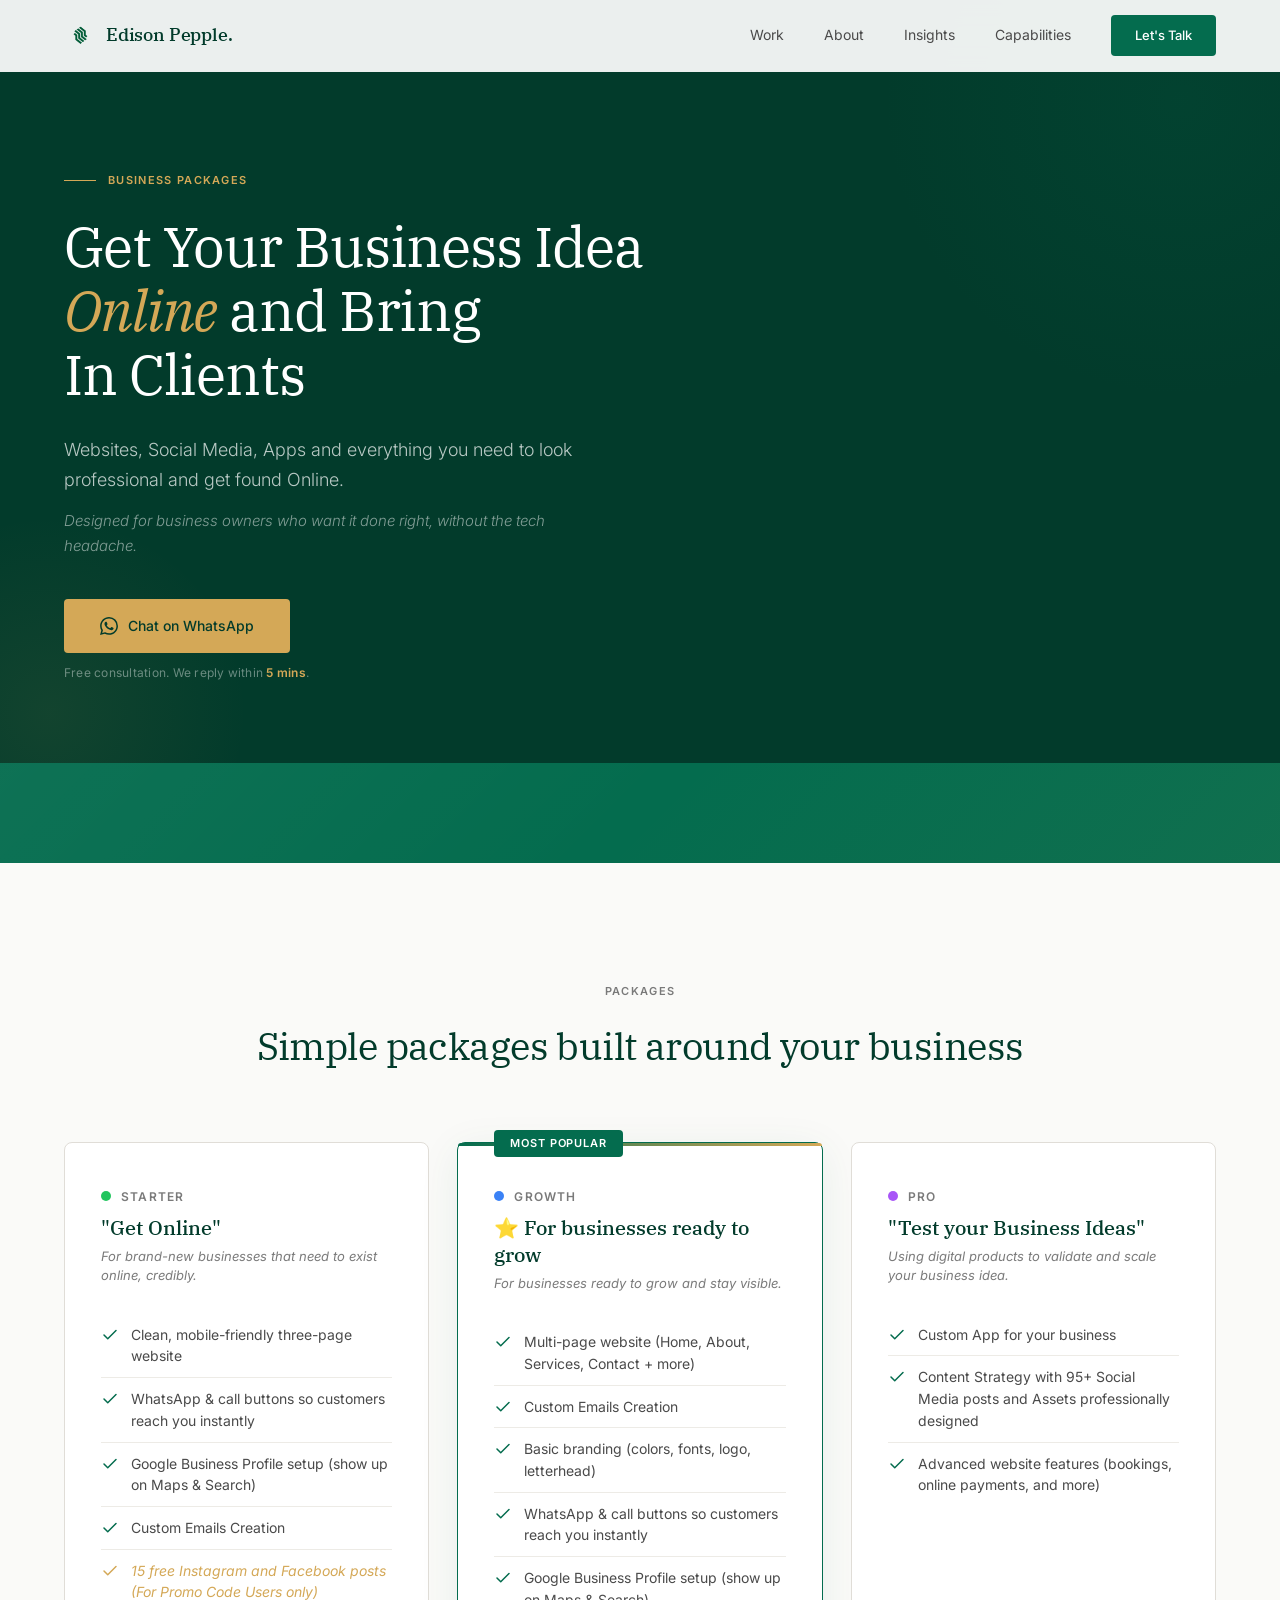
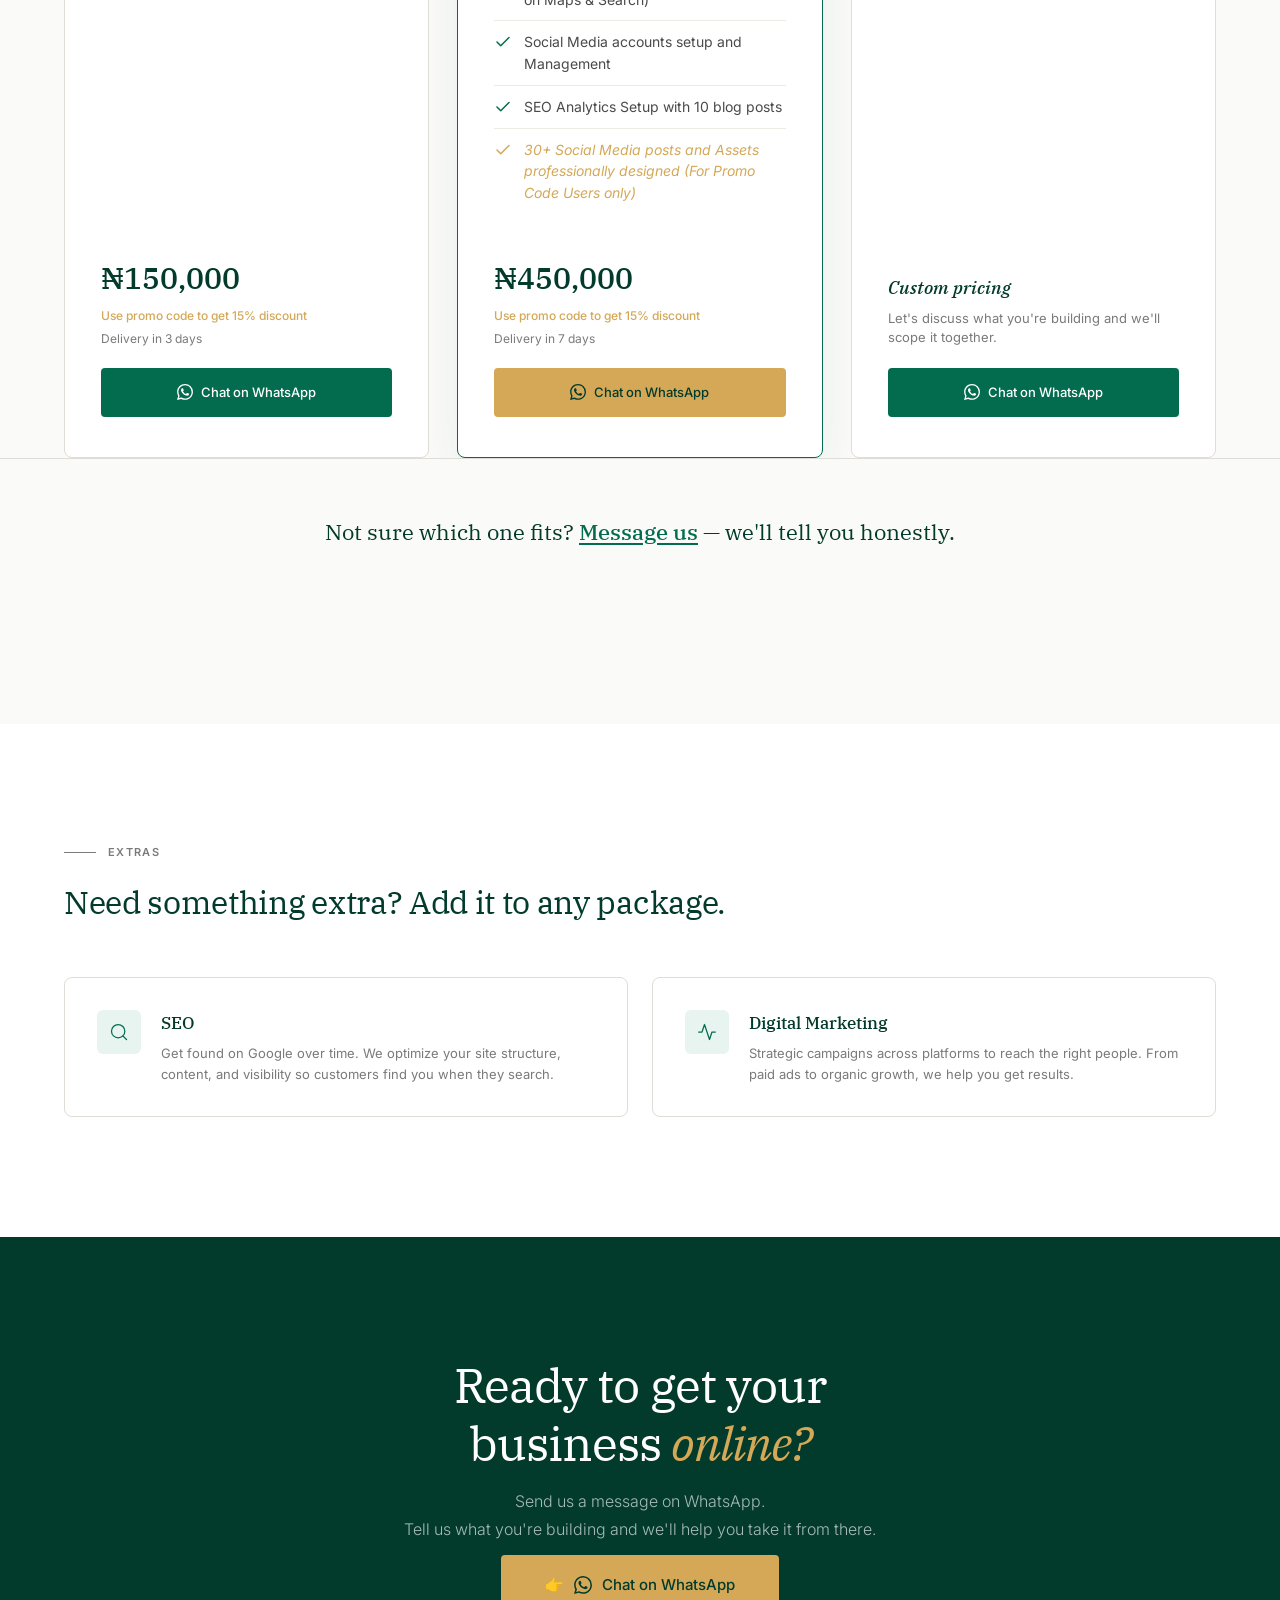
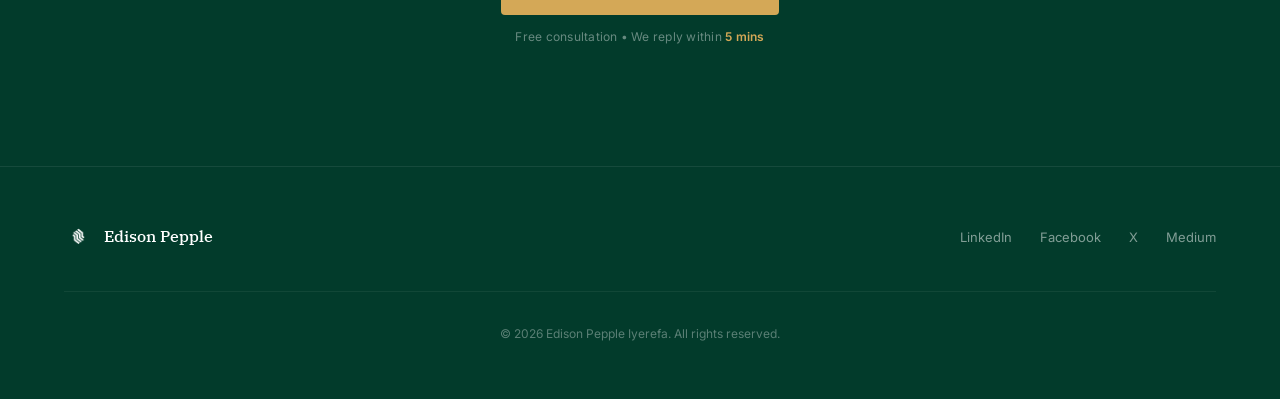
<file: offer.html>
<!DOCTYPE html>
<html lang="en">
<head>
  <meta charset="UTF-8">
  <meta name="viewport" content="width=device-width, initial-scale=1.0">
  <title>Get Your Business Online — Edison Pepple</title>
  <meta name="description" content="Websites, Social Media, Apps and everything you need to look professional and get found online. Simple packages built around your business.">
  <meta name="keywords" content="Edison Pepple, Website Design, Social Media, Business Online, Digital Presence, Web Development, Nigeria">
  <meta name="author" content="Edison Pepple">

  <!-- Fonts -->
  <link rel="preconnect" href="https://fonts.googleapis.com">
  <link rel="preconnect" href="https://fonts.gstatic.com" crossorigin>
  <link href="https://fonts.googleapis.com/css2?family=IBM+Plex+Serif:ital,wght@0,300;0,400;0,500;0,600;0,700;1,300;1,400;1,500;1,600;1,700&family=Inter:wght@300;400;500;600;700&display=swap" rel="stylesheet">

  <!-- Styles -->
  <link rel="stylesheet" href="styles.css">
  <link rel="stylesheet" href="offer.css">

  <!-- Favicon -->
  <link rel="icon" type="image/png" href="assets/images/logo-icon.png">
</head>
<body>

  <!-- ================================================================
       NAVIGATION
       ================================================================ -->
  <nav class="nav" id="navbar">
    <a href="index.html" class="nav__logo" aria-label="Edison Pepple Home">
      <img src="assets/images/logo-icon.png" alt="Edison Pepple Logo" class="nav__logo-icon">
      <span class="nav__logo-text">Edison Pepple.</span>
    </a>

    <div class="nav__links" id="navLinks">
      <a href="works.html" class="nav__link" id="nav-work">Work</a>
      <a href="about.html" class="nav__link" id="nav-about">About</a>
      <a href="https://medium.com/@peppleiyerefa" target="_blank" class="nav__link" id="nav-insights">Insights</a>
      <a href="services.html" class="nav__link" id="nav-services">Capabilities</a>
      <a href="contact.html" class="nav__cta" id="nav-lets-talk">Let's Talk</a>
    </div>

    <button class="nav__menu-btn" id="menuBtn" aria-label="Toggle menu">
      <span></span>
      <span></span>
      <span></span>
    </button>
  </nav>

  <!-- ================================================================
       HERO SECTION
       ================================================================ -->
  <section class="offer-hero" id="offer-hero">
    <div class="container">
      <div class="offer-hero__inner">
        <p class="offer-hero__label reveal">Business Packages</p>
        <h1 class="offer-hero__headline reveal reveal-delay-1">
          Get Your Business Idea<br><em>Online</em> and Bring<br>In Clients
        </h1>
        <p class="offer-hero__description reveal reveal-delay-2">
          Websites, Social Media, Apps and everything you need to look professional and get found Online.
        </p>
        <p class="offer-hero__subdescription reveal reveal-delay-3">
          Designed for business owners who want it done right, without the tech headache.
        </p>
        <div class="offer-hero__cta-group reveal reveal-delay-3">
          <a href="https://wa.me/message/XVYQR2OZD66RB1" target="_blank" rel="noopener noreferrer" class="offer-hero__btn" id="hero-cta-whatsapp">
            <svg viewBox="0 0 24 24" fill="currentColor" xmlns="http://www.w3.org/2000/svg">
              <path d="M17.472 14.382c-.297-.149-1.758-.867-2.03-.967-.273-.099-.471-.148-.67.15-.197.297-.767.966-.94 1.164-.173.199-.347.223-.644.075-.297-.15-1.255-.463-2.39-1.475-.883-.788-1.48-1.761-1.653-2.059-.173-.297-.018-.458.13-.606.134-.133.298-.347.446-.52.149-.174.198-.298.298-.497.099-.198.05-.371-.025-.52-.075-.149-.669-1.612-.916-2.207-.242-.579-.487-.5-.669-.51-.173-.008-.371-.01-.57-.01-.198 0-.52.074-.792.372-.272.297-1.04 1.016-1.04 2.479 0 1.462 1.065 2.875 1.213 3.074.149.198 2.096 3.2 5.077 4.487.709.306 1.262.489 1.694.625.712.227 1.36.195 1.871.118.571-.085 1.758-.719 2.006-1.413.248-.694.248-1.289.173-1.413-.074-.124-.272-.198-.57-.347m-5.421 7.403h-.004a9.87 9.87 0 01-5.031-1.378l-.361-.214-3.741.982.998-3.648-.235-.374a9.86 9.86 0 01-1.51-5.26c.001-5.45 4.436-9.884 9.888-9.884 2.64 0 5.122 1.03 6.988 2.898a9.825 9.825 0 012.893 6.994c-.003 5.45-4.437 9.884-9.885 9.884m8.413-18.297A11.815 11.815 0 0012.05 0C5.495 0 .16 5.335.157 11.892c0 2.096.547 4.142 1.588 5.945L.057 24l6.305-1.654a11.882 11.882 0 005.683 1.448h.005c6.554 0 11.89-5.335 11.893-11.893a11.821 11.821 0 00-3.48-8.413z"/>
            </svg>
            Chat on WhatsApp
          </a>
          <p class="offer-hero__btn-note">Free consultation. We reply within <span>5 mins</span>.</p>
        </div>
      </div>
    </div>
  </section>

  <!-- ================================================================
       PROMO BANNER
       ================================================================ -->
  <section class="promo-banner" id="promo-banner">
    <div class="container">
      <div class="promo-banner__inner reveal">
        <p class="promo-banner__text">Use the <em>Promo Code</em> to get</p>
        <div class="promo-banner__items">
          <div class="promo-banner__item">
            <span class="promo-banner__item-icon">🎁</span>
            <span>1 month free Instagram & Facebook posts</span>
          </div>
          <div class="promo-banner__item">
            <span class="promo-banner__item-icon">💰</span>
            <span>15% Price Discount</span>
          </div>
        </div>
      </div>
    </div>
  </section>

  <!-- ================================================================
       SECTION HEADER — PACKAGES
       ================================================================ -->
  <section class="pricing-section" id="packages">
    <div class="container">
      <div class="offer-section-header reveal">
        <p class="offer-section-header__label">Packages</p>
        <h2 class="offer-section-header__title">Simple packages built around your business</h2>
      </div>

      <!-- ── Pricing Grid ────────────────────────────────────────────── -->
      <div class="pricing-grid">

        <!-- STARTER -->
        <div class="pricing-card reveal" id="package-starter">
          <div class="pricing-card__tier">
            <span class="pricing-card__tier-dot pricing-card__tier-dot--starter"></span>
            <span class="pricing-card__tier-name">Starter</span>
          </div>
          <h3 class="pricing-card__title">"Get Online"</h3>
          <p class="pricing-card__subtitle">For brand-new businesses that need to exist online, credibly.</p>
          <ul class="pricing-card__features">
            <li class="pricing-card__feature">
              <svg class="pricing-card__feature-icon" viewBox="0 0 18 18" fill="none" xmlns="http://www.w3.org/2000/svg">
                <path d="M15 4.5L6.75 12.75L3 9" stroke="currentColor" stroke-width="1.5" stroke-linecap="round" stroke-linejoin="round"/>
              </svg>
              <span>Clean, mobile-friendly three-page website</span>
            </li>
            <li class="pricing-card__feature">
              <svg class="pricing-card__feature-icon" viewBox="0 0 18 18" fill="none" xmlns="http://www.w3.org/2000/svg">
                <path d="M15 4.5L6.75 12.75L3 9" stroke="currentColor" stroke-width="1.5" stroke-linecap="round" stroke-linejoin="round"/>
              </svg>
              <span>WhatsApp & call buttons so customers reach you instantly</span>
            </li>
            <li class="pricing-card__feature">
              <svg class="pricing-card__feature-icon" viewBox="0 0 18 18" fill="none" xmlns="http://www.w3.org/2000/svg">
                <path d="M15 4.5L6.75 12.75L3 9" stroke="currentColor" stroke-width="1.5" stroke-linecap="round" stroke-linejoin="round"/>
              </svg>
              <span>Google Business Profile setup (show up on Maps & Search)</span>
            </li>
            <li class="pricing-card__feature">
              <svg class="pricing-card__feature-icon" viewBox="0 0 18 18" fill="none" xmlns="http://www.w3.org/2000/svg">
                <path d="M15 4.5L6.75 12.75L3 9" stroke="currentColor" stroke-width="1.5" stroke-linecap="round" stroke-linejoin="round"/>
              </svg>
              <span>Custom Emails Creation</span>
            </li>
            <li class="pricing-card__feature pricing-card__feature--promo">
              <svg class="pricing-card__feature-icon" viewBox="0 0 18 18" fill="none" xmlns="http://www.w3.org/2000/svg">
                <path d="M15 4.5L6.75 12.75L3 9" stroke="currentColor" stroke-width="1.5" stroke-linecap="round" stroke-linejoin="round"/>
              </svg>
              <span>15 free Instagram and Facebook posts (For Promo Code Users only)</span>
            </li>
          </ul>
          <div class="pricing-card__footer">
            <p class="pricing-card__price">₦150,000</p>
            <p class="pricing-card__price-note">Use promo code to get 15% discount</p>
            <p class="pricing-card__timeline">Delivery in 3 days</p>
            <a href="https://wa.me/message/XVYQR2OZD66RB1" target="_blank" rel="noopener noreferrer" class="pricing-card__btn" id="starter-cta-whatsapp">
              <svg viewBox="0 0 24 24" fill="currentColor" xmlns="http://www.w3.org/2000/svg">
                <path d="M17.472 14.382c-.297-.149-1.758-.867-2.03-.967-.273-.099-.471-.148-.67.15-.197.297-.767.966-.94 1.164-.173.199-.347.223-.644.075-.297-.15-1.255-.463-2.39-1.475-.883-.788-1.48-1.761-1.653-2.059-.173-.297-.018-.458.13-.606.134-.133.298-.347.446-.52.149-.174.198-.298.298-.497.099-.198.05-.371-.025-.52-.075-.149-.669-1.612-.916-2.207-.242-.579-.487-.5-.669-.51-.173-.008-.371-.01-.57-.01-.198 0-.52.074-.792.372-.272.297-1.04 1.016-1.04 2.479 0 1.462 1.065 2.875 1.213 3.074.149.198 2.096 3.2 5.077 4.487.709.306 1.262.489 1.694.625.712.227 1.36.195 1.871.118.571-.085 1.758-.719 2.006-1.413.248-.694.248-1.289.173-1.413-.074-.124-.272-.198-.57-.347m-5.421 7.403h-.004a9.87 9.87 0 01-5.031-1.378l-.361-.214-3.741.982.998-3.648-.235-.374a9.86 9.86 0 01-1.51-5.26c.001-5.45 4.436-9.884 9.888-9.884 2.64 0 5.122 1.03 6.988 2.898a9.825 9.825 0 012.893 6.994c-.003 5.45-4.437 9.884-9.885 9.884m8.413-18.297A11.815 11.815 0 0012.05 0C5.495 0 .16 5.335.157 11.892c0 2.096.547 4.142 1.588 5.945L.057 24l6.305-1.654a11.882 11.882 0 005.683 1.448h.005c6.554 0 11.89-5.335 11.893-11.893a11.821 11.821 0 00-3.48-8.413z"/>
              </svg>
              Chat on WhatsApp
            </a>
          </div>
        </div>

        <!-- GROWTH (Featured) -->
        <div class="pricing-card pricing-card--featured reveal reveal-delay-1" id="package-growth">
          <span class="pricing-card__badge">Most Popular</span>
          <div class="pricing-card__tier">
            <span class="pricing-card__tier-dot pricing-card__tier-dot--growth"></span>
            <span class="pricing-card__tier-name">Growth</span>
          </div>
          <h3 class="pricing-card__title">⭐ For businesses ready to grow</h3>
          <p class="pricing-card__subtitle">For businesses ready to grow and stay visible.</p>
          <ul class="pricing-card__features">
            <li class="pricing-card__feature">
              <svg class="pricing-card__feature-icon" viewBox="0 0 18 18" fill="none" xmlns="http://www.w3.org/2000/svg">
                <path d="M15 4.5L6.75 12.75L3 9" stroke="currentColor" stroke-width="1.5" stroke-linecap="round" stroke-linejoin="round"/>
              </svg>
              <span>Multi-page website (Home, About, Services, Contact + more)</span>
            </li>
            <li class="pricing-card__feature">
              <svg class="pricing-card__feature-icon" viewBox="0 0 18 18" fill="none" xmlns="http://www.w3.org/2000/svg">
                <path d="M15 4.5L6.75 12.75L3 9" stroke="currentColor" stroke-width="1.5" stroke-linecap="round" stroke-linejoin="round"/>
              </svg>
              <span>Custom Emails Creation</span>
            </li>
            <li class="pricing-card__feature">
              <svg class="pricing-card__feature-icon" viewBox="0 0 18 18" fill="none" xmlns="http://www.w3.org/2000/svg">
                <path d="M15 4.5L6.75 12.75L3 9" stroke="currentColor" stroke-width="1.5" stroke-linecap="round" stroke-linejoin="round"/>
              </svg>
              <span>Basic branding (colors, fonts, logo, letterhead)</span>
            </li>
            <li class="pricing-card__feature">
              <svg class="pricing-card__feature-icon" viewBox="0 0 18 18" fill="none" xmlns="http://www.w3.org/2000/svg">
                <path d="M15 4.5L6.75 12.75L3 9" stroke="currentColor" stroke-width="1.5" stroke-linecap="round" stroke-linejoin="round"/>
              </svg>
              <span>WhatsApp & call buttons so customers reach you instantly</span>
            </li>
            <li class="pricing-card__feature">
              <svg class="pricing-card__feature-icon" viewBox="0 0 18 18" fill="none" xmlns="http://www.w3.org/2000/svg">
                <path d="M15 4.5L6.75 12.75L3 9" stroke="currentColor" stroke-width="1.5" stroke-linecap="round" stroke-linejoin="round"/>
              </svg>
              <span>Google Business Profile setup (show up on Maps & Search)</span>
            </li>
            <li class="pricing-card__feature">
              <svg class="pricing-card__feature-icon" viewBox="0 0 18 18" fill="none" xmlns="http://www.w3.org/2000/svg">
                <path d="M15 4.5L6.75 12.75L3 9" stroke="currentColor" stroke-width="1.5" stroke-linecap="round" stroke-linejoin="round"/>
              </svg>
              <span>Social Media accounts setup and Management</span>
            </li>
            <li class="pricing-card__feature">
              <svg class="pricing-card__feature-icon" viewBox="0 0 18 18" fill="none" xmlns="http://www.w3.org/2000/svg">
                <path d="M15 4.5L6.75 12.75L3 9" stroke="currentColor" stroke-width="1.5" stroke-linecap="round" stroke-linejoin="round"/>
              </svg>
              <span>SEO Analytics Setup with 10 blog posts</span>
            </li>
            <li class="pricing-card__feature pricing-card__feature--promo">
              <svg class="pricing-card__feature-icon" viewBox="0 0 18 18" fill="none" xmlns="http://www.w3.org/2000/svg">
                <path d="M15 4.5L6.75 12.75L3 9" stroke="currentColor" stroke-width="1.5" stroke-linecap="round" stroke-linejoin="round"/>
              </svg>
              <span>30+ Social Media posts and Assets professionally designed (For Promo Code Users only)</span>
            </li>
          </ul>
          <div class="pricing-card__footer">
            <p class="pricing-card__price">₦450,000</p>
            <p class="pricing-card__price-note">Use promo code to get 15% discount</p>
            <p class="pricing-card__timeline">Delivery in 7 days</p>
            <a href="https://wa.me/message/XVYQR2OZD66RB1" target="_blank" rel="noopener noreferrer" class="pricing-card__btn" id="growth-cta-whatsapp">
              <svg viewBox="0 0 24 24" fill="currentColor" xmlns="http://www.w3.org/2000/svg">
                <path d="M17.472 14.382c-.297-.149-1.758-.867-2.03-.967-.273-.099-.471-.148-.67.15-.197.297-.767.966-.94 1.164-.173.199-.347.223-.644.075-.297-.15-1.255-.463-2.39-1.475-.883-.788-1.48-1.761-1.653-2.059-.173-.297-.018-.458.13-.606.134-.133.298-.347.446-.52.149-.174.198-.298.298-.497.099-.198.05-.371-.025-.52-.075-.149-.669-1.612-.916-2.207-.242-.579-.487-.5-.669-.51-.173-.008-.371-.01-.57-.01-.198 0-.52.074-.792.372-.272.297-1.04 1.016-1.04 2.479 0 1.462 1.065 2.875 1.213 3.074.149.198 2.096 3.2 5.077 4.487.709.306 1.262.489 1.694.625.712.227 1.36.195 1.871.118.571-.085 1.758-.719 2.006-1.413.248-.694.248-1.289.173-1.413-.074-.124-.272-.198-.57-.347m-5.421 7.403h-.004a9.87 9.87 0 01-5.031-1.378l-.361-.214-3.741.982.998-3.648-.235-.374a9.86 9.86 0 01-1.51-5.26c.001-5.45 4.436-9.884 9.888-9.884 2.64 0 5.122 1.03 6.988 2.898a9.825 9.825 0 012.893 6.994c-.003 5.45-4.437 9.884-9.885 9.884m8.413-18.297A11.815 11.815 0 0012.05 0C5.495 0 .16 5.335.157 11.892c0 2.096.547 4.142 1.588 5.945L.057 24l6.305-1.654a11.882 11.882 0 005.683 1.448h.005c6.554 0 11.89-5.335 11.893-11.893a11.821 11.821 0 00-3.48-8.413z"/>
              </svg>
              Chat on WhatsApp
            </a>
          </div>
        </div>

        <!-- PRO -->
        <div class="pricing-card reveal reveal-delay-2" id="package-pro">
          <div class="pricing-card__tier">
            <span class="pricing-card__tier-dot pricing-card__tier-dot--pro"></span>
            <span class="pricing-card__tier-name">Pro</span>
          </div>
          <h3 class="pricing-card__title">"Test your Business Ideas"</h3>
          <p class="pricing-card__subtitle">Using digital products to validate and scale your business idea.</p>
          <ul class="pricing-card__features">
            <li class="pricing-card__feature">
              <svg class="pricing-card__feature-icon" viewBox="0 0 18 18" fill="none" xmlns="http://www.w3.org/2000/svg">
                <path d="M15 4.5L6.75 12.75L3 9" stroke="currentColor" stroke-width="1.5" stroke-linecap="round" stroke-linejoin="round"/>
              </svg>
              <span>Custom App for your business</span>
            </li>
            <li class="pricing-card__feature">
              <svg class="pricing-card__feature-icon" viewBox="0 0 18 18" fill="none" xmlns="http://www.w3.org/2000/svg">
                <path d="M15 4.5L6.75 12.75L3 9" stroke="currentColor" stroke-width="1.5" stroke-linecap="round" stroke-linejoin="round"/>
              </svg>
              <span>Content Strategy with 95+ Social Media posts and Assets professionally designed</span>
            </li>
            <li class="pricing-card__feature">
              <svg class="pricing-card__feature-icon" viewBox="0 0 18 18" fill="none" xmlns="http://www.w3.org/2000/svg">
                <path d="M15 4.5L6.75 12.75L3 9" stroke="currentColor" stroke-width="1.5" stroke-linecap="round" stroke-linejoin="round"/>
              </svg>
              <span>Advanced website features (bookings, online payments, and more)</span>
            </li>
          </ul>
          <div class="pricing-card__footer">
            <p class="pricing-card__custom-price">Custom pricing</p>
            <p class="pricing-card__custom-note">Let's discuss what you're building and we'll scope it together.</p>
            <a href="https://wa.me/message/XVYQR2OZD66RB1" target="_blank" rel="noopener noreferrer" class="pricing-card__btn" id="pro-cta-whatsapp">
              <svg viewBox="0 0 24 24" fill="currentColor" xmlns="http://www.w3.org/2000/svg">
                <path d="M17.472 14.382c-.297-.149-1.758-.867-2.03-.967-.273-.099-.471-.148-.67.15-.197.297-.767.966-.94 1.164-.173.199-.347.223-.644.075-.297-.15-1.255-.463-2.39-1.475-.883-.788-1.48-1.761-1.653-2.059-.173-.297-.018-.458.13-.606.134-.133.298-.347.446-.52.149-.174.198-.298.298-.497.099-.198.05-.371-.025-.52-.075-.149-.669-1.612-.916-2.207-.242-.579-.487-.5-.669-.51-.173-.008-.371-.01-.57-.01-.198 0-.52.074-.792.372-.272.297-1.04 1.016-1.04 2.479 0 1.462 1.065 2.875 1.213 3.074.149.198 2.096 3.2 5.077 4.487.709.306 1.262.489 1.694.625.712.227 1.36.195 1.871.118.571-.085 1.758-.719 2.006-1.413.248-.694.248-1.289.173-1.413-.074-.124-.272-.198-.57-.347m-5.421 7.403h-.004a9.87 9.87 0 01-5.031-1.378l-.361-.214-3.741.982.998-3.648-.235-.374a9.86 9.86 0 01-1.51-5.26c.001-5.45 4.436-9.884 9.888-9.884 2.64 0 5.122 1.03 6.988 2.898a9.825 9.825 0 012.893 6.994c-.003 5.45-4.437 9.884-9.885 9.884m8.413-18.297A11.815 11.815 0 0012.05 0C5.495 0 .16 5.335.157 11.892c0 2.096.547 4.142 1.588 5.945L.057 24l6.305-1.654a11.882 11.882 0 005.683 1.448h.005c6.554 0 11.89-5.335 11.893-11.893a11.821 11.821 0 00-3.48-8.413z"/>
              </svg>
              Chat on WhatsApp
            </a>
          </div>
        </div>

      </div>
    </div>

    <!-- ── Unsure Banner ──────────────────────────────────────────────── -->
    <div class="unsure-banner reveal">
      <div class="container">
        <p class="unsure-banner__text">
          Not sure which one fits? <a href="https://wa.me/message/XVYQR2OZD66RB1" target="_blank" rel="noopener noreferrer" class="unsure-banner__link" id="unsure-cta-whatsapp">Message us</a> — we'll tell you honestly.
        </p>
      </div>
    </div>
  </section>

  <!-- ================================================================
       ADD-ONS SECTION
       ================================================================ -->
  <section class="addons-section" id="addons">
    <div class="container">
      <div class="addons-section__header reveal">
        <p class="addons-section__label">Extras</p>
        <h2 class="addons-section__title">Need something extra? Add it to any package.</h2>
      </div>

      <div class="addons-grid">
        <div class="addon-card reveal" id="addon-seo">
          <div class="addon-card__icon">
            <svg viewBox="0 0 24 24" fill="none" stroke="currentColor" stroke-width="1.5" stroke-linecap="round" stroke-linejoin="round" xmlns="http://www.w3.org/2000/svg">
              <circle cx="11" cy="11" r="8"/>
              <path d="M21 21l-4.35-4.35"/>
            </svg>
          </div>
          <div class="addon-card__content">
            <h3 class="addon-card__title">SEO</h3>
            <p class="addon-card__description">Get found on Google over time. We optimize your site structure, content, and visibility so customers find you when they search.</p>
          </div>
        </div>
        <div class="addon-card reveal reveal-delay-1" id="addon-marketing">
          <div class="addon-card__icon">
            <svg viewBox="0 0 24 24" fill="none" stroke="currentColor" stroke-width="1.5" stroke-linecap="round" stroke-linejoin="round" xmlns="http://www.w3.org/2000/svg">
              <path d="M22 12h-4l-3 9L9 3l-3 9H2"/>
            </svg>
          </div>
          <div class="addon-card__content">
            <h3 class="addon-card__title">Digital Marketing</h3>
            <p class="addon-card__description">Strategic campaigns across platforms to reach the right people. From paid ads to organic growth, we help you get results.</p>
          </div>
        </div>
      </div>
    </div>
  </section>

  <!-- ================================================================
       FINAL CTA SECTION
       ================================================================ -->
  <section class="offer-cta" id="final-cta">
    <div class="container">
      <div class="offer-cta__inner">
        <h2 class="offer-cta__headline reveal">
          Ready to get your<br>business <em>online?</em>
        </h2>
        <p class="offer-cta__description reveal reveal-delay-1">
          Send us a message on WhatsApp.<br>Tell us what you're building and we'll help you take it from there.
        </p>
        <div class="offer-cta__btn-group reveal reveal-delay-2">
          <a href="https://wa.me/message/XVYQR2OZD66RB1" target="_blank" rel="noopener noreferrer" class="offer-cta__btn" id="final-cta-whatsapp">
            👉
            <svg viewBox="0 0 24 24" fill="currentColor" xmlns="http://www.w3.org/2000/svg">
              <path d="M17.472 14.382c-.297-.149-1.758-.867-2.03-.967-.273-.099-.471-.148-.67.15-.197.297-.767.966-.94 1.164-.173.199-.347.223-.644.075-.297-.15-1.255-.463-2.39-1.475-.883-.788-1.48-1.761-1.653-2.059-.173-.297-.018-.458.13-.606.134-.133.298-.347.446-.52.149-.174.198-.298.298-.497.099-.198.05-.371-.025-.52-.075-.149-.669-1.612-.916-2.207-.242-.579-.487-.5-.669-.51-.173-.008-.371-.01-.57-.01-.198 0-.52.074-.792.372-.272.297-1.04 1.016-1.04 2.479 0 1.462 1.065 2.875 1.213 3.074.149.198 2.096 3.2 5.077 4.487.709.306 1.262.489 1.694.625.712.227 1.36.195 1.871.118.571-.085 1.758-.719 2.006-1.413.248-.694.248-1.289.173-1.413-.074-.124-.272-.198-.57-.347m-5.421 7.403h-.004a9.87 9.87 0 01-5.031-1.378l-.361-.214-3.741.982.998-3.648-.235-.374a9.86 9.86 0 01-1.51-5.26c.001-5.45 4.436-9.884 9.888-9.884 2.64 0 5.122 1.03 6.988 2.898a9.825 9.825 0 012.893 6.994c-.003 5.45-4.437 9.884-9.885 9.884m8.413-18.297A11.815 11.815 0 0012.05 0C5.495 0 .16 5.335.157 11.892c0 2.096.547 4.142 1.588 5.945L.057 24l6.305-1.654a11.882 11.882 0 005.683 1.448h.005c6.554 0 11.89-5.335 11.893-11.893a11.821 11.821 0 00-3.48-8.413z"/>
            </svg>
            Chat on WhatsApp
          </a>
          <p class="offer-cta__btn-note">Free consultation • We reply within <span>5 mins</span></p>
        </div>
      </div>
    </div>
  </section>

  <!-- ================================================================
       FOOTER
       ================================================================ -->
  <footer class="footer" id="footer">
    <div class="container">
      <div class="footer__inner">
        <div class="footer__brand">
          <img src="assets/images/logo-icon.png" alt="Edison Pepple" class="footer__logo-icon">
          <span class="footer__brand-name">Edison Pepple</span>
        </div>
        <div class="footer__socials">
          <a href="https://www.linkedin.com/in/pepple-iyerefa-2b3739193/" target="_blank" class="footer__social-link" id="social-linkedin" aria-label="LinkedIn">LinkedIn</a>
          <a href="https://www.facebook.com/people/Edison-Pepple-Iyerefa/61589245192572/" target="_blank" class="footer__social-link" id="social-facebook" aria-label="Facebook">Facebook</a>
          <a href="#" class="footer__social-link" id="social-x" aria-label="X (Twitter)">X</a>
          <a href="https://medium.com/@peppleiyerefa" target="_blank" class="footer__social-link" id="social-medium" aria-label="Medium">Medium</a>
        </div>
      </div>
      <p class="footer__copyright">
        &copy; 2026 Edison Pepple Iyerefa. All rights reserved.
      </p>
    </div>
  </footer>

  <!-- Scripts -->
  <script src="script.js"></script>
</body>
</html>
</file>
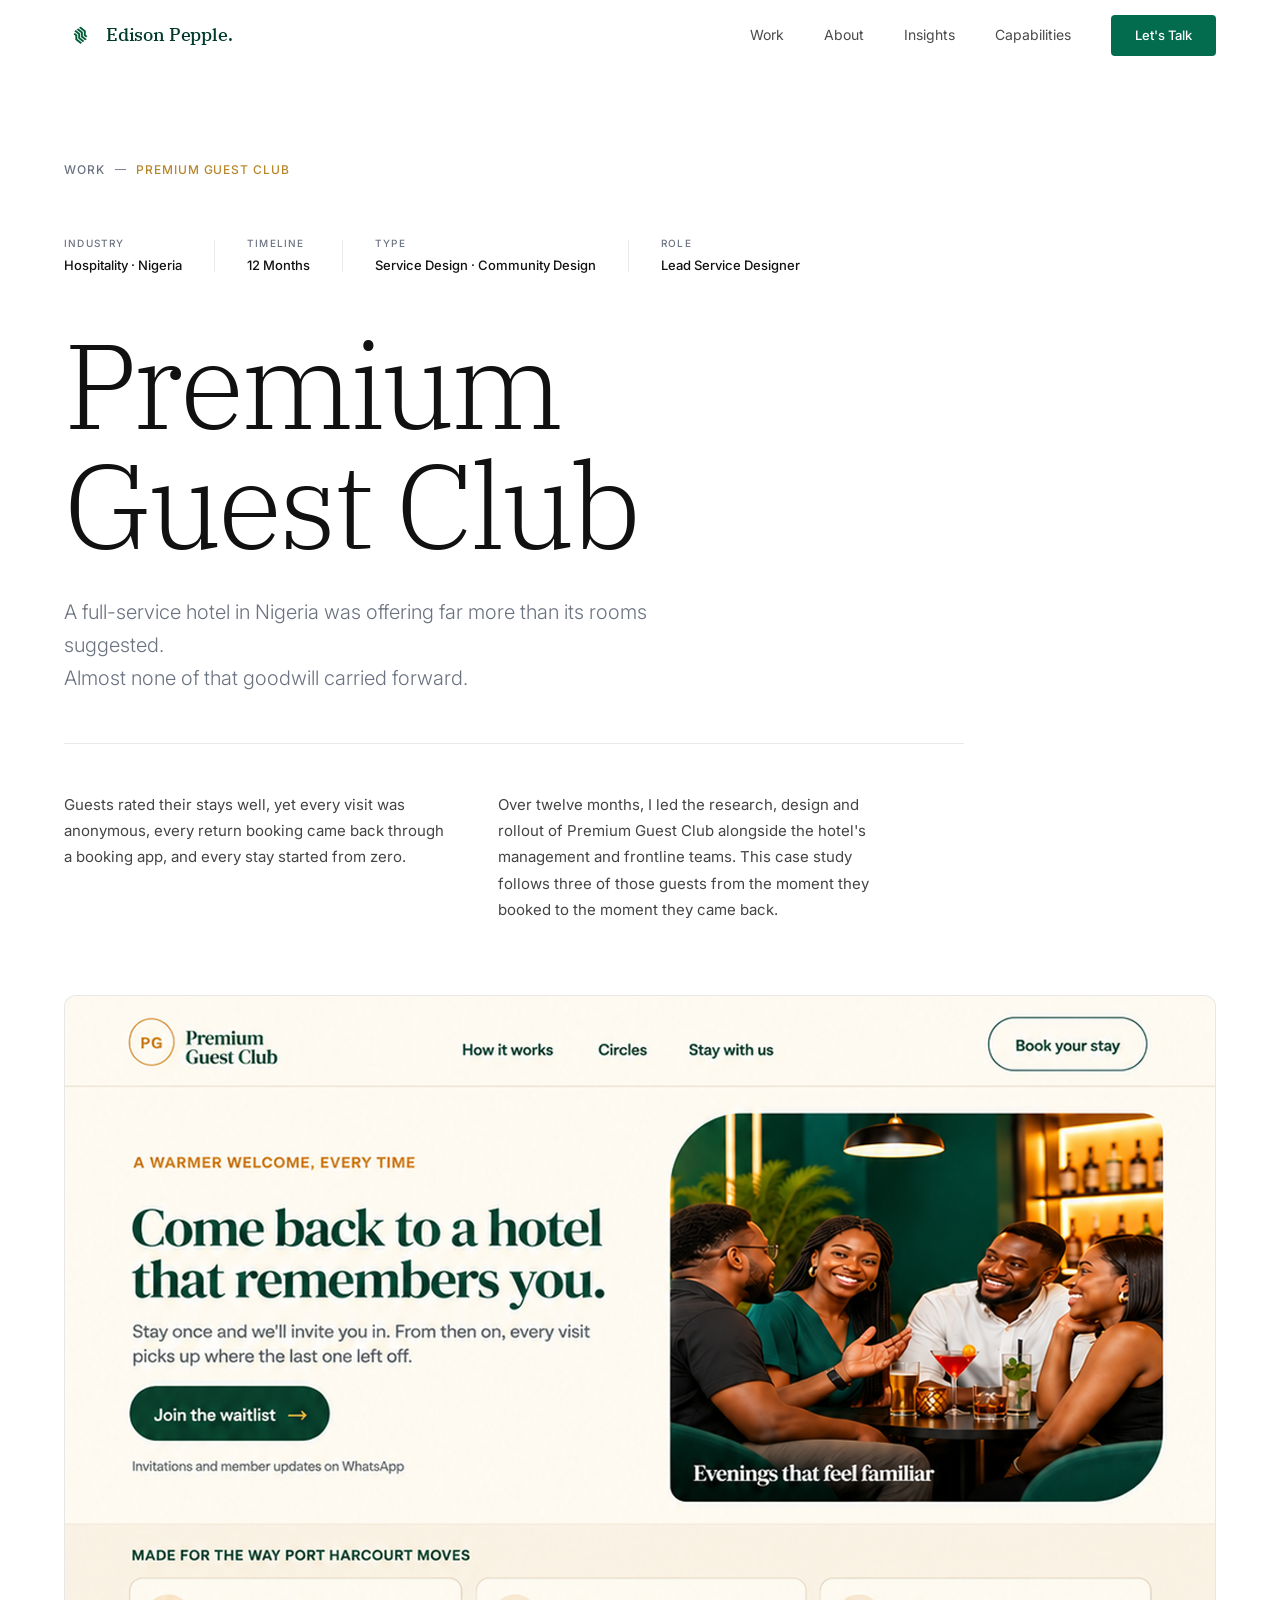
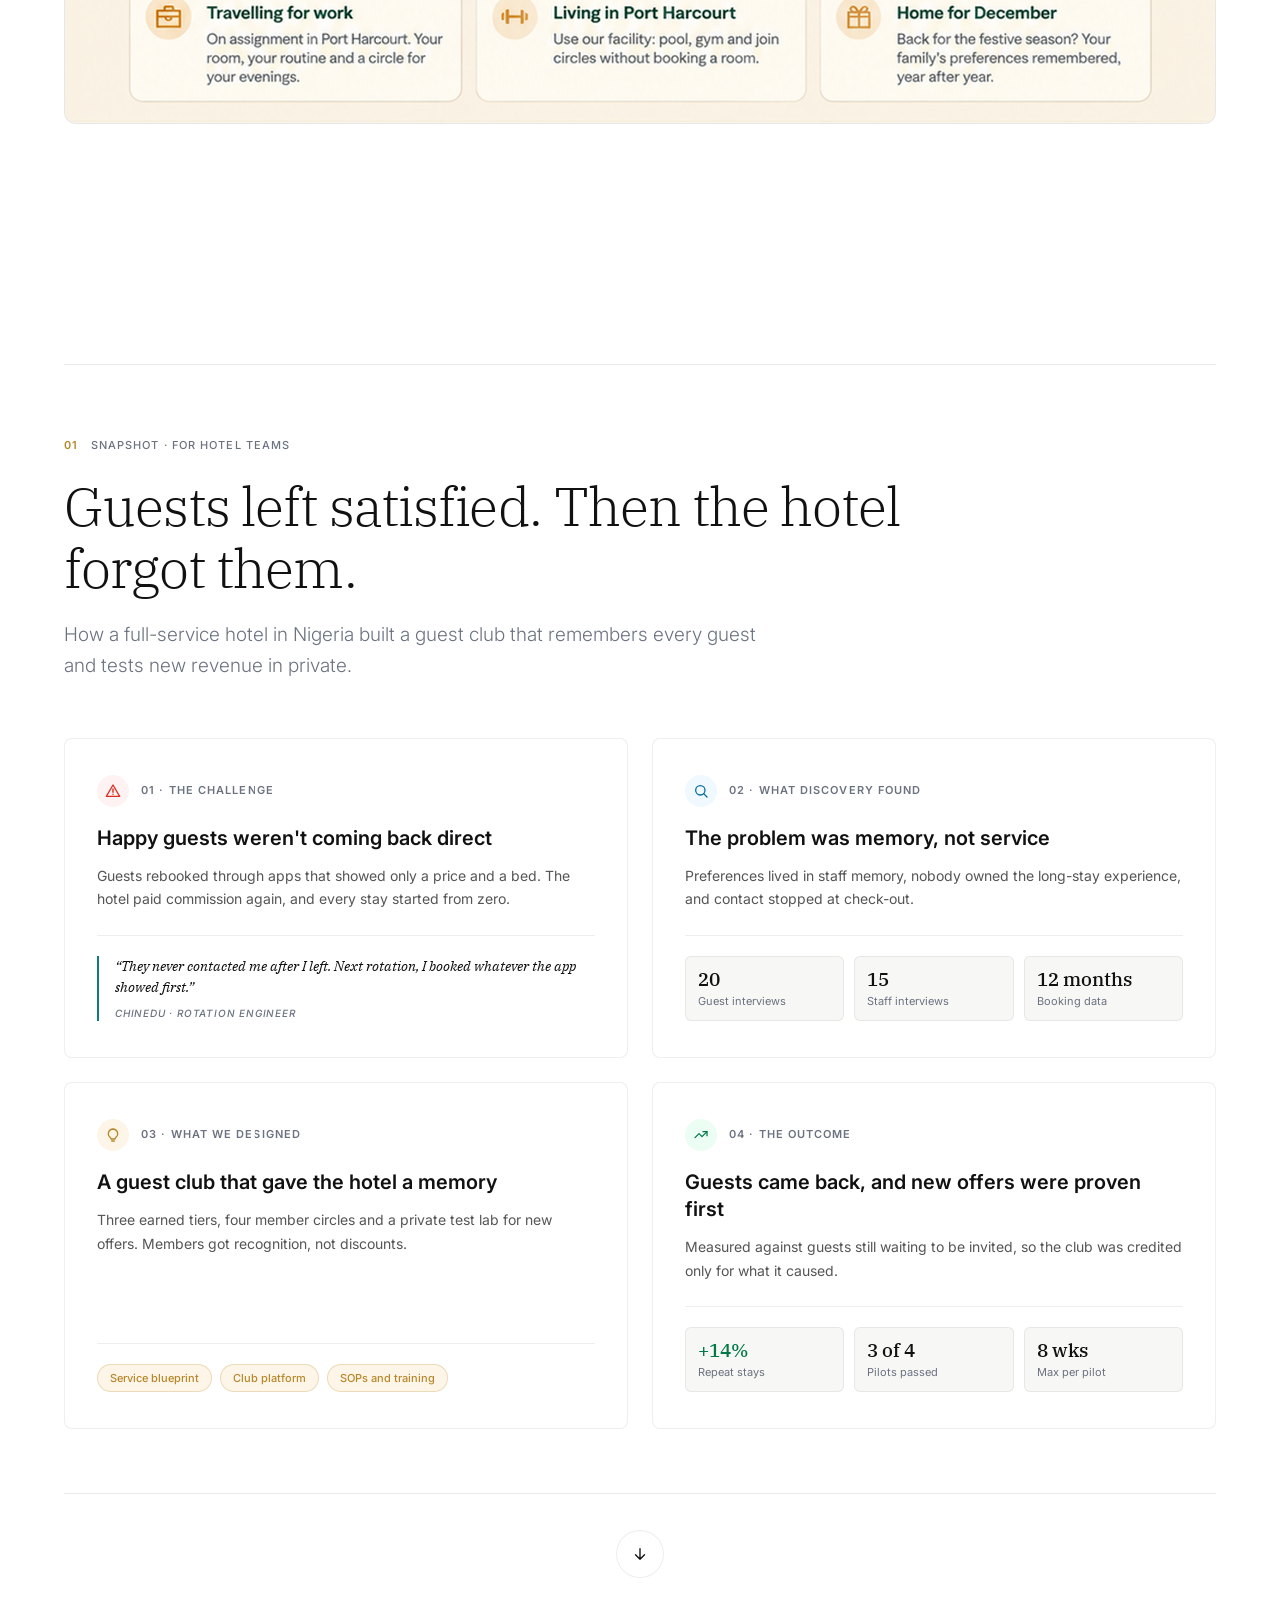
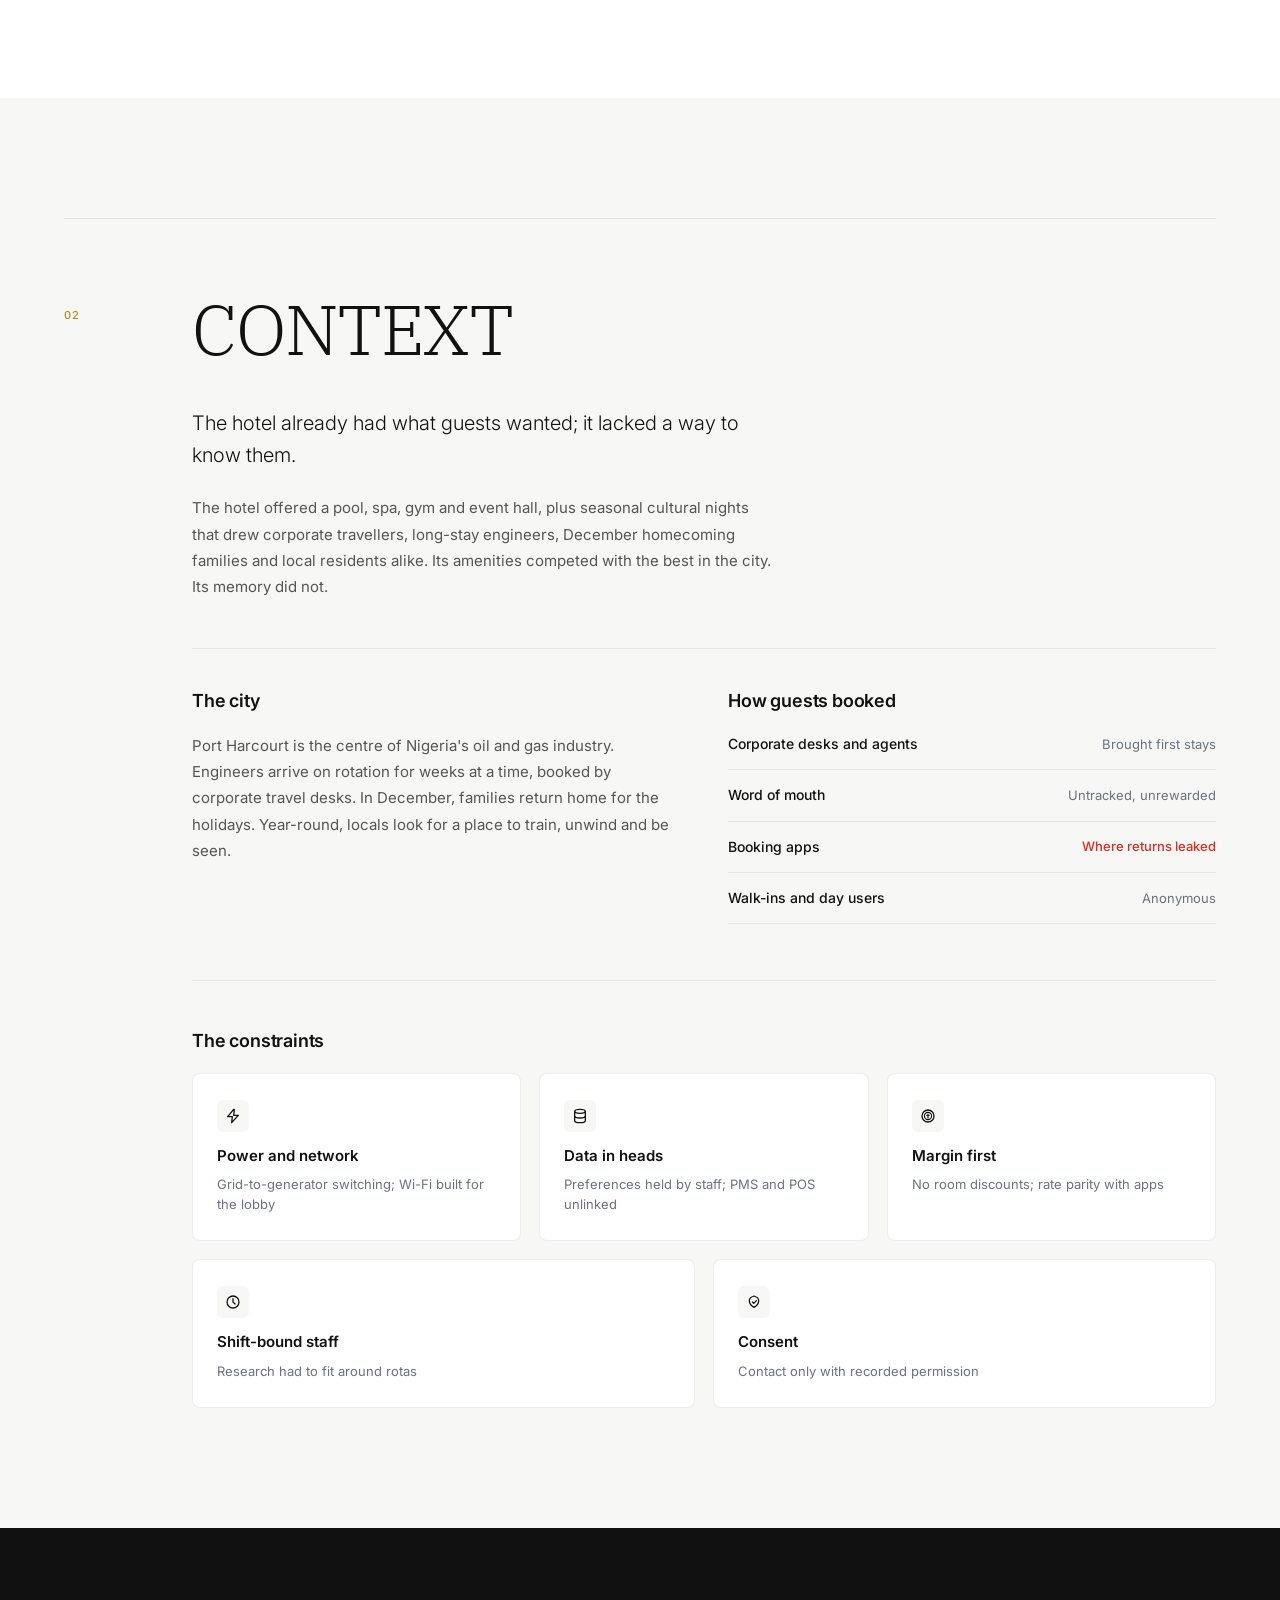
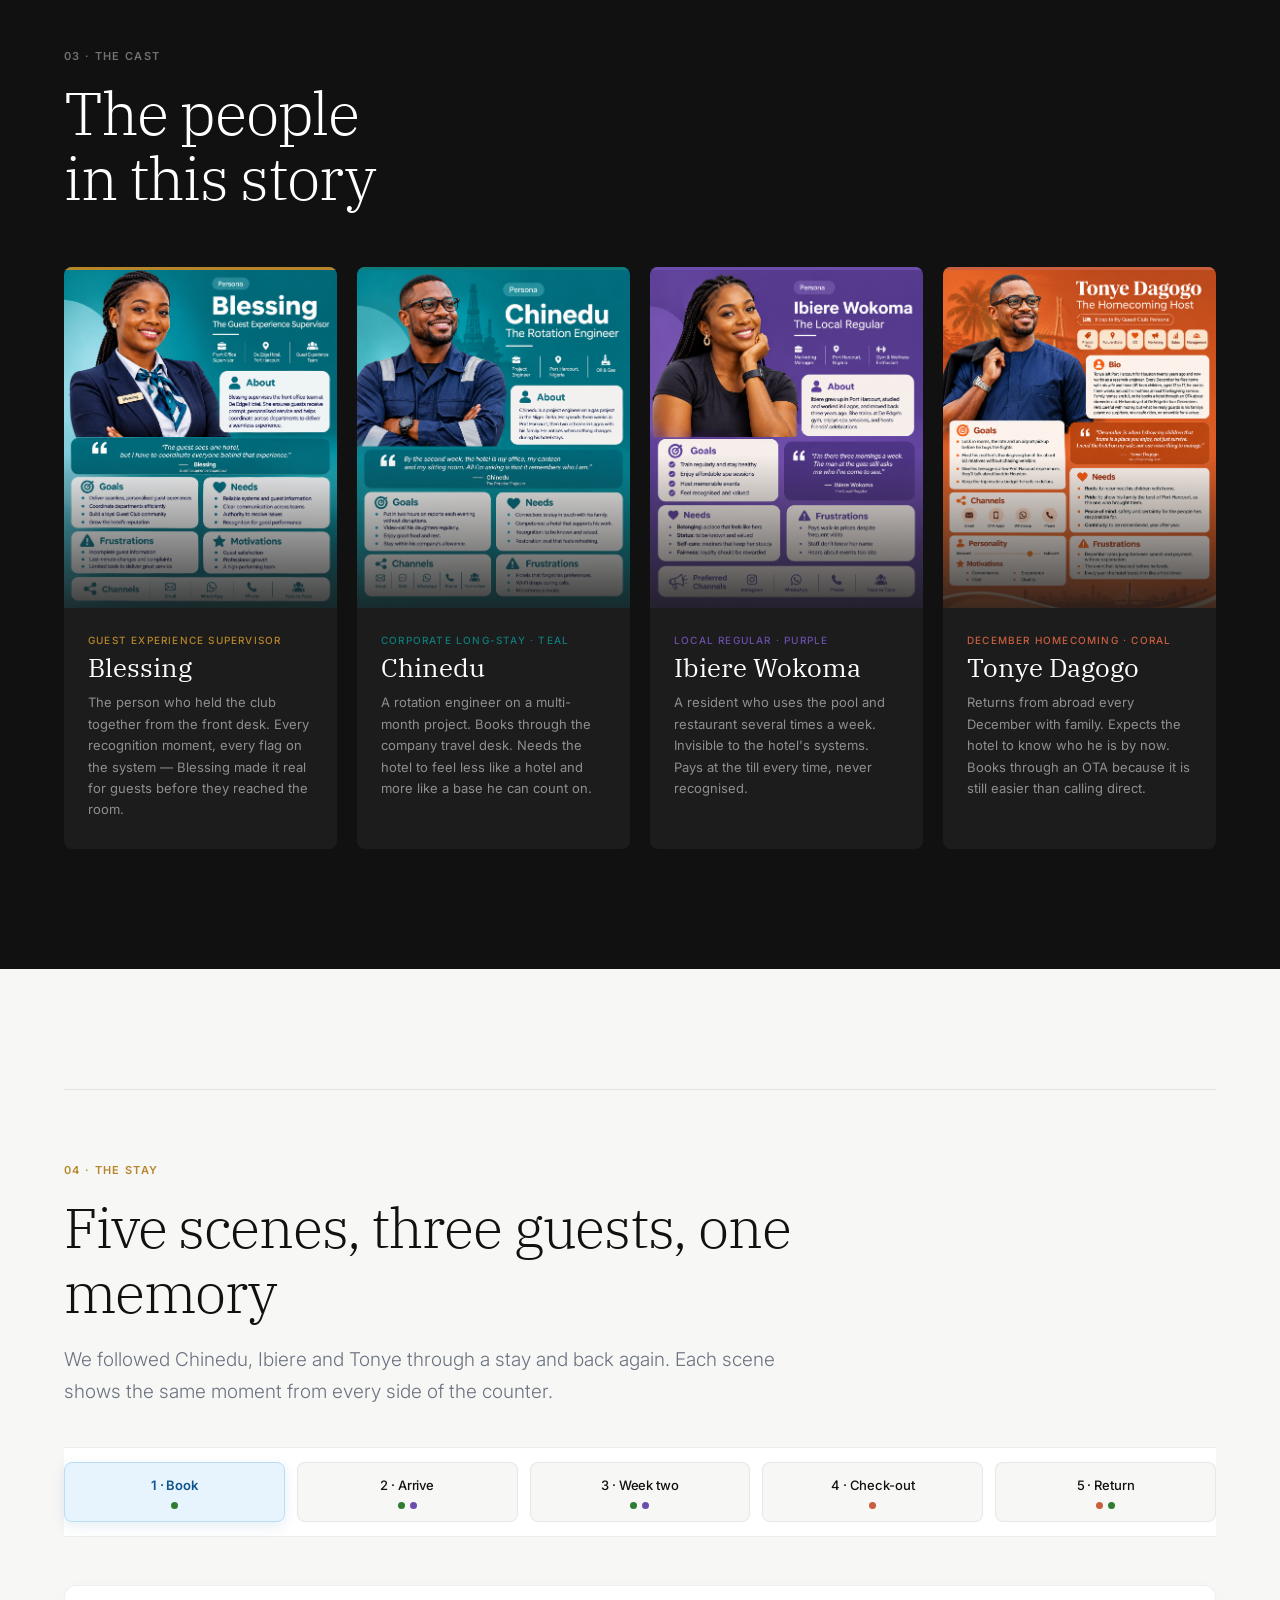
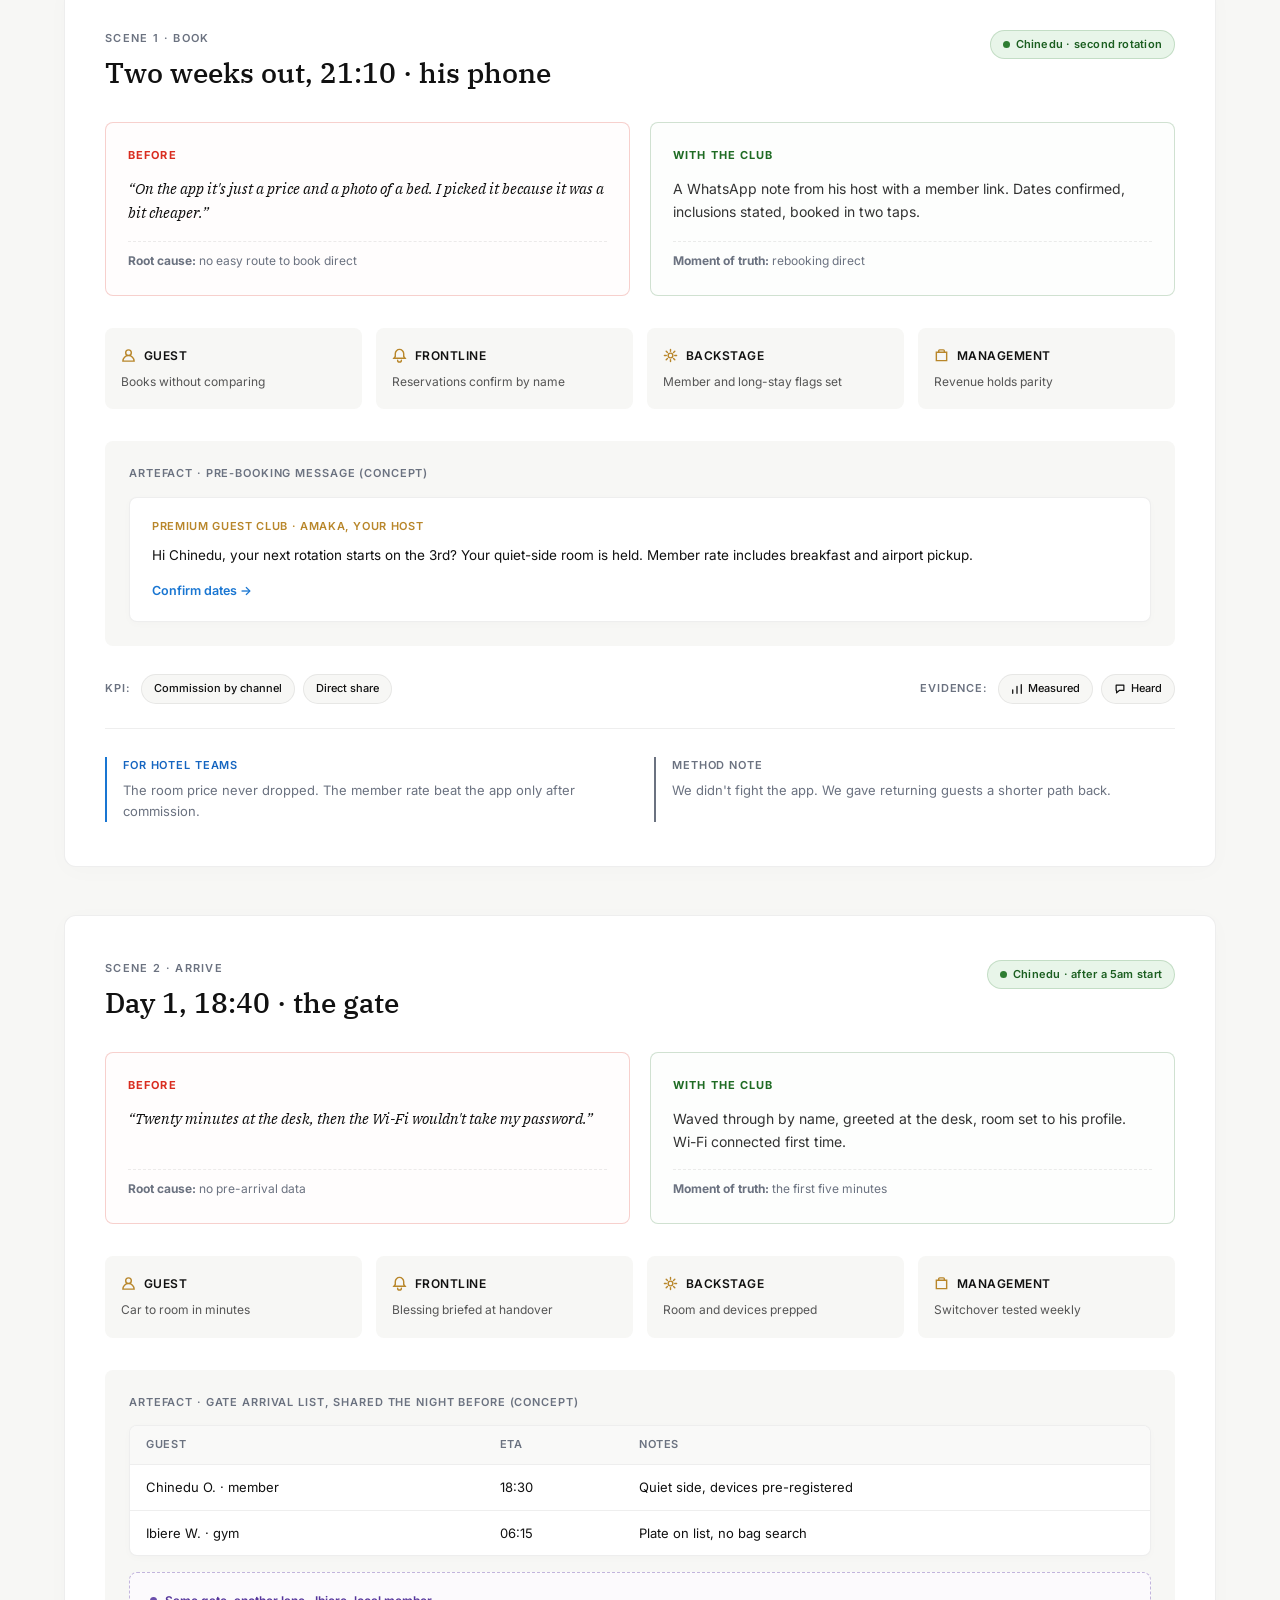
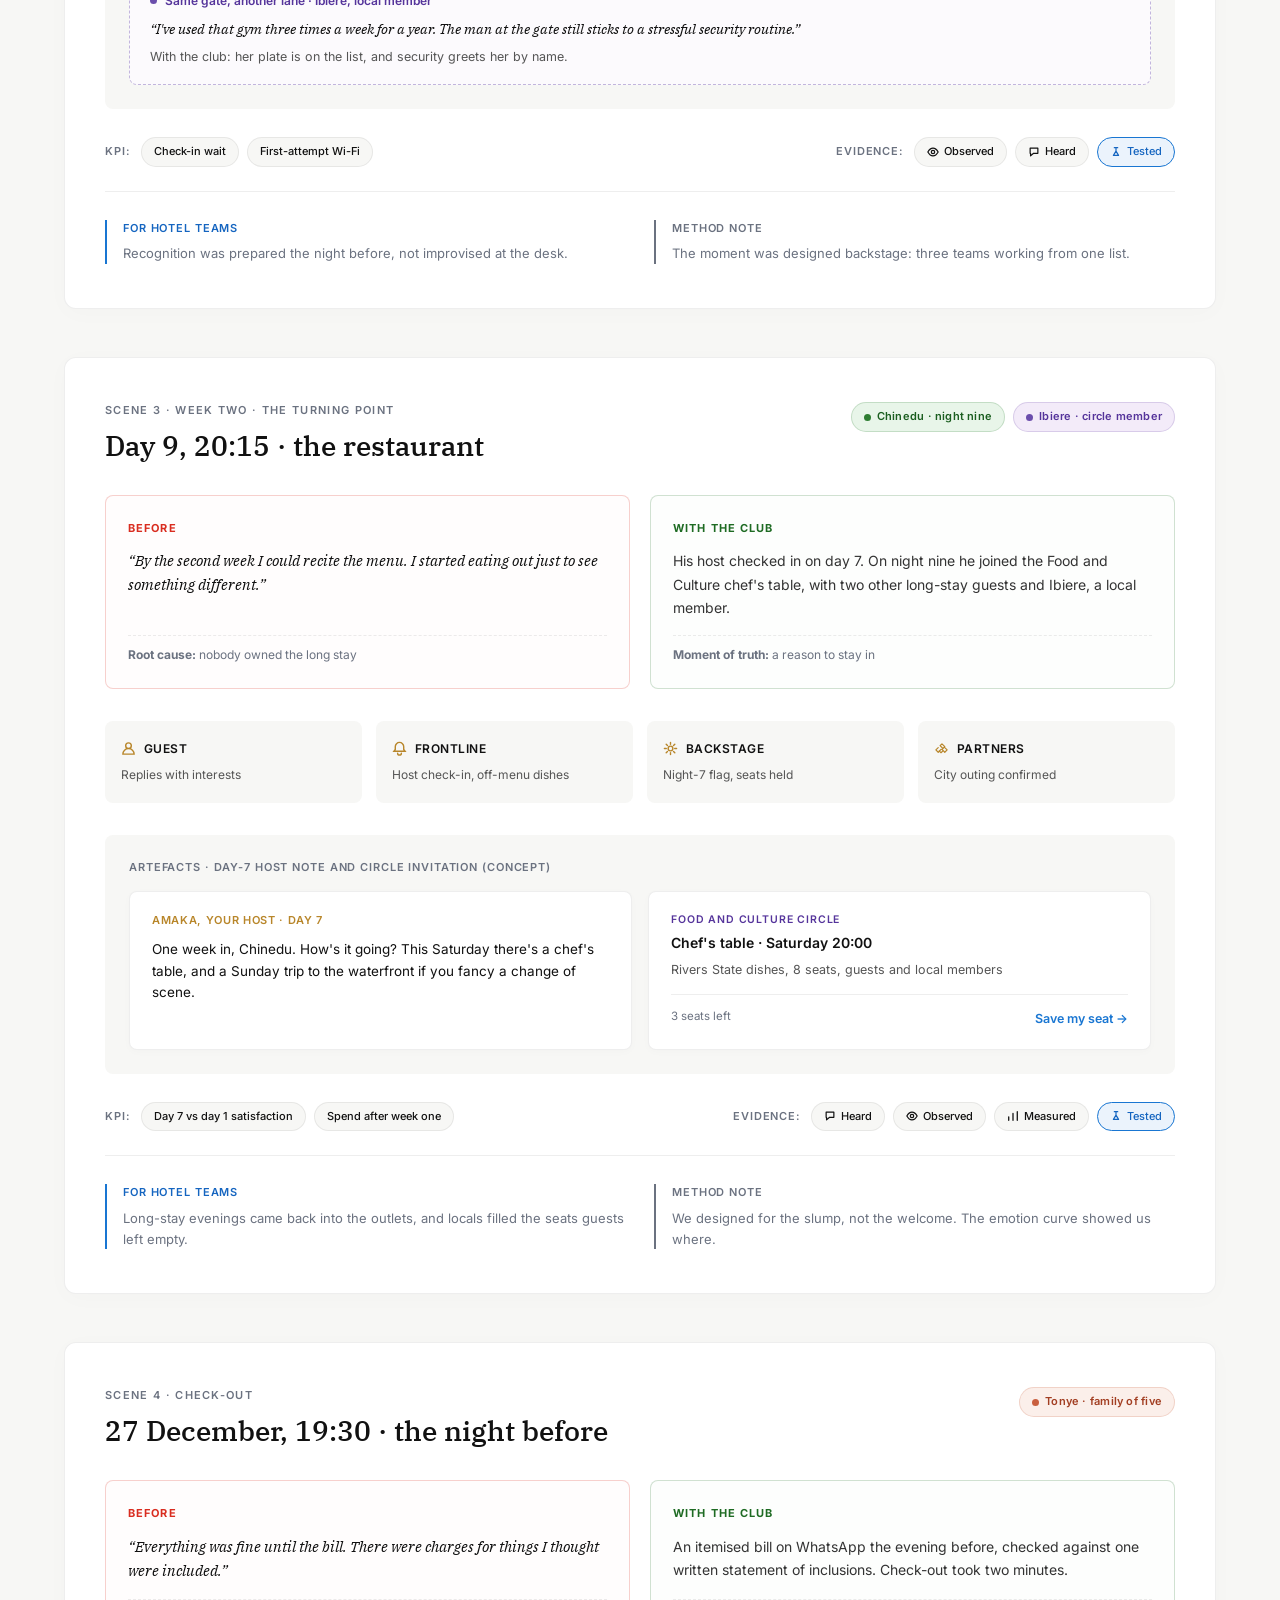
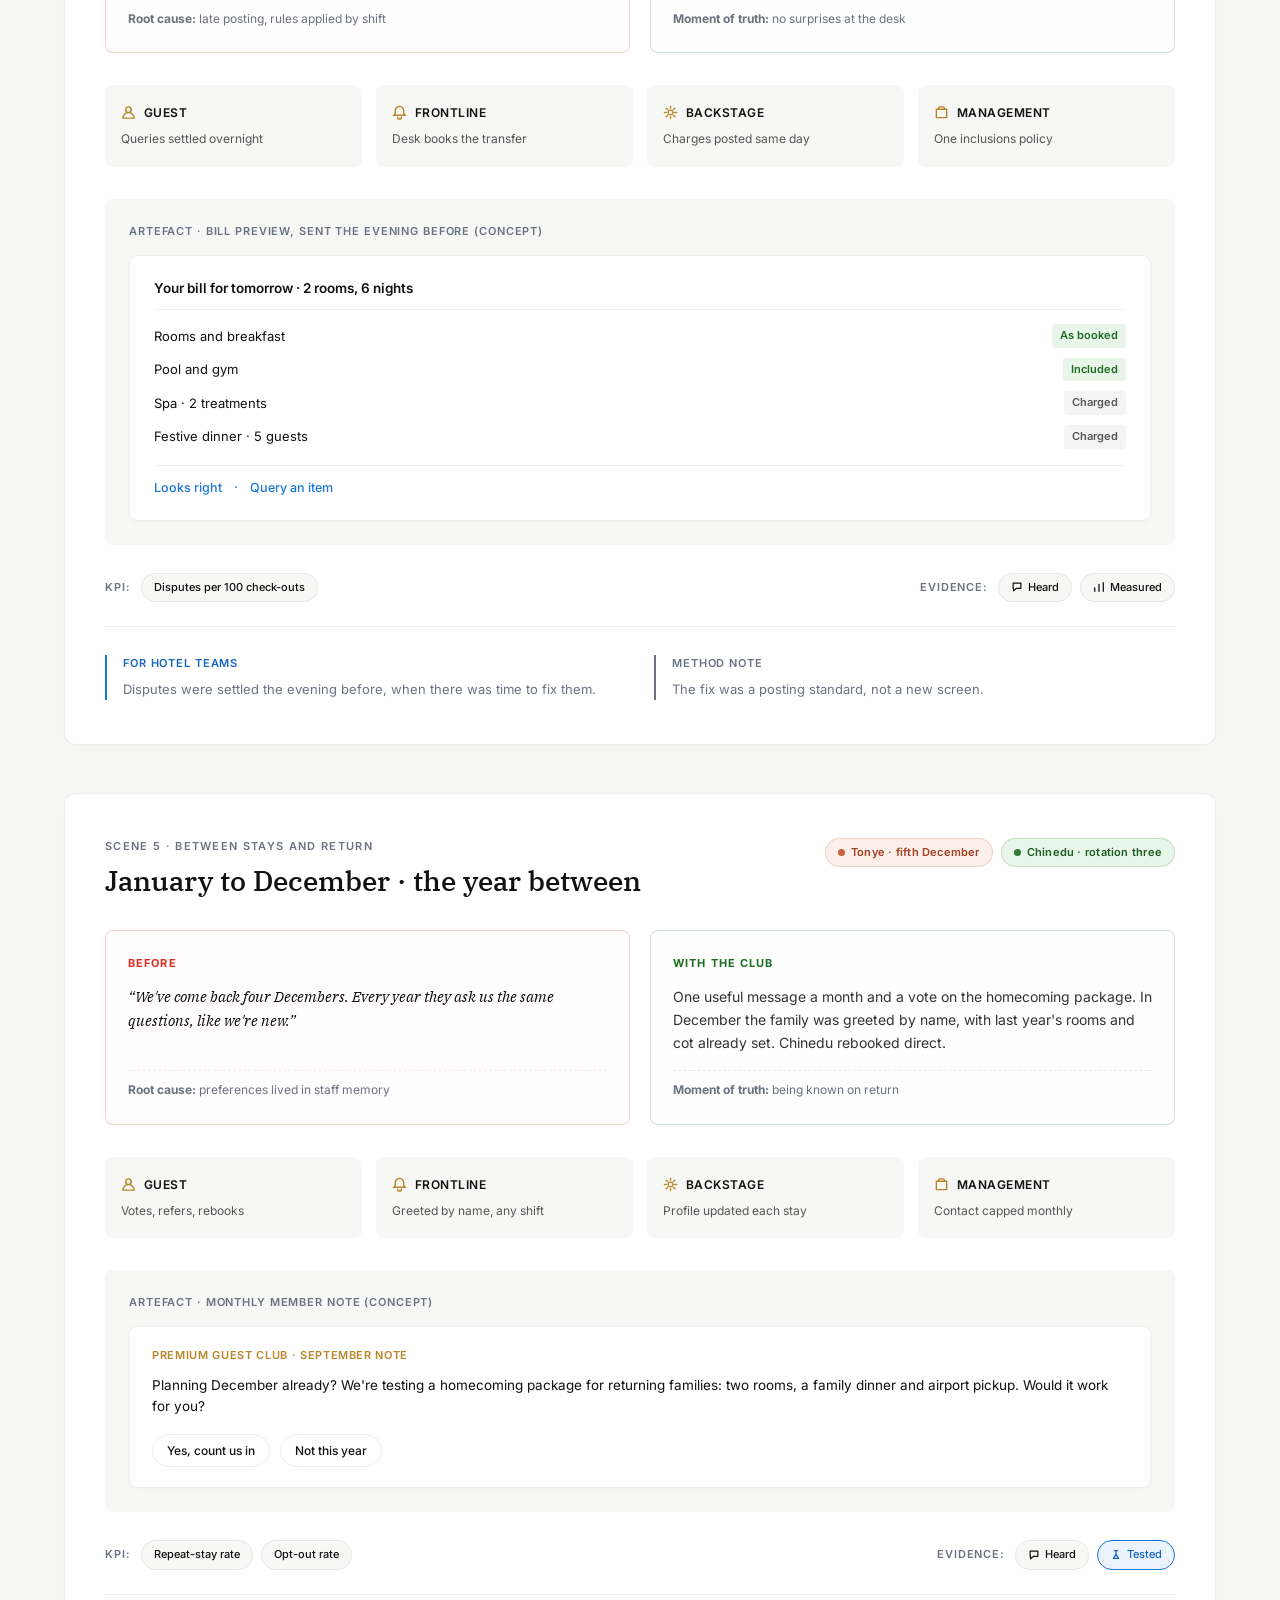
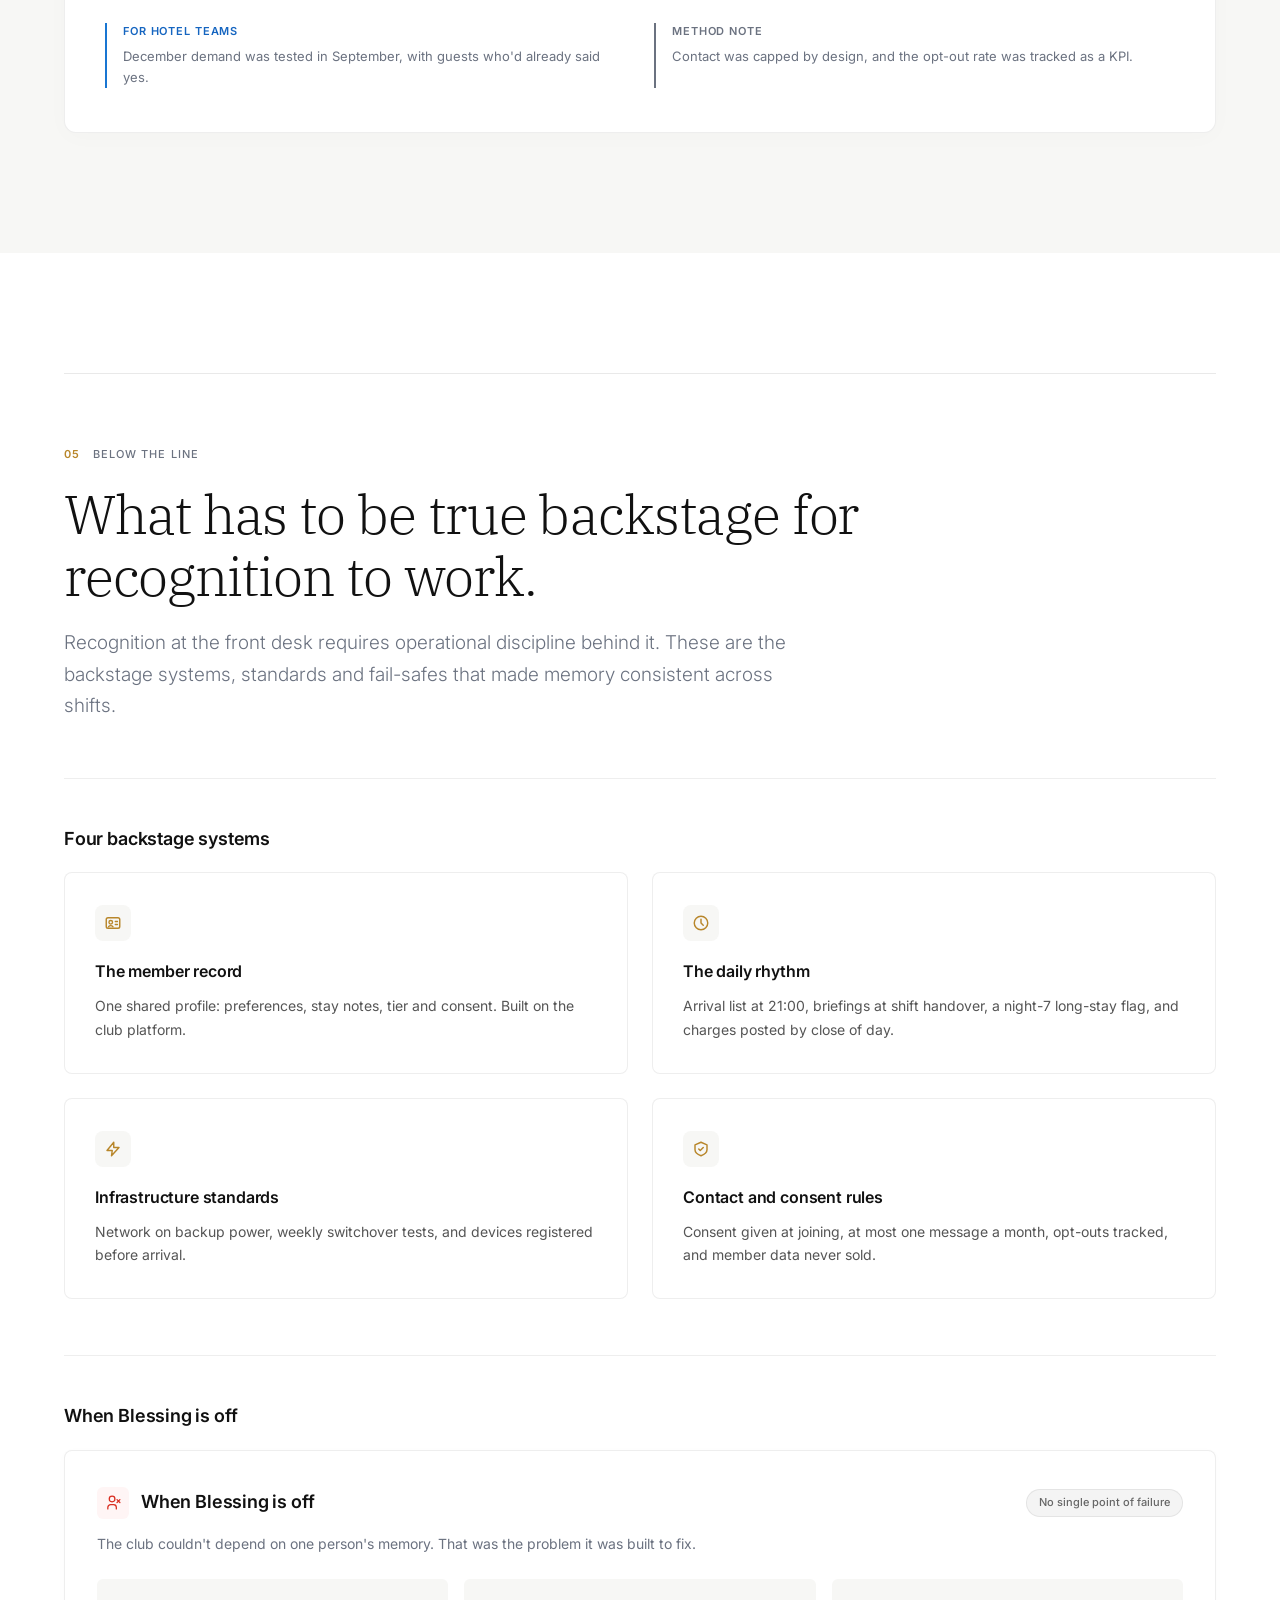
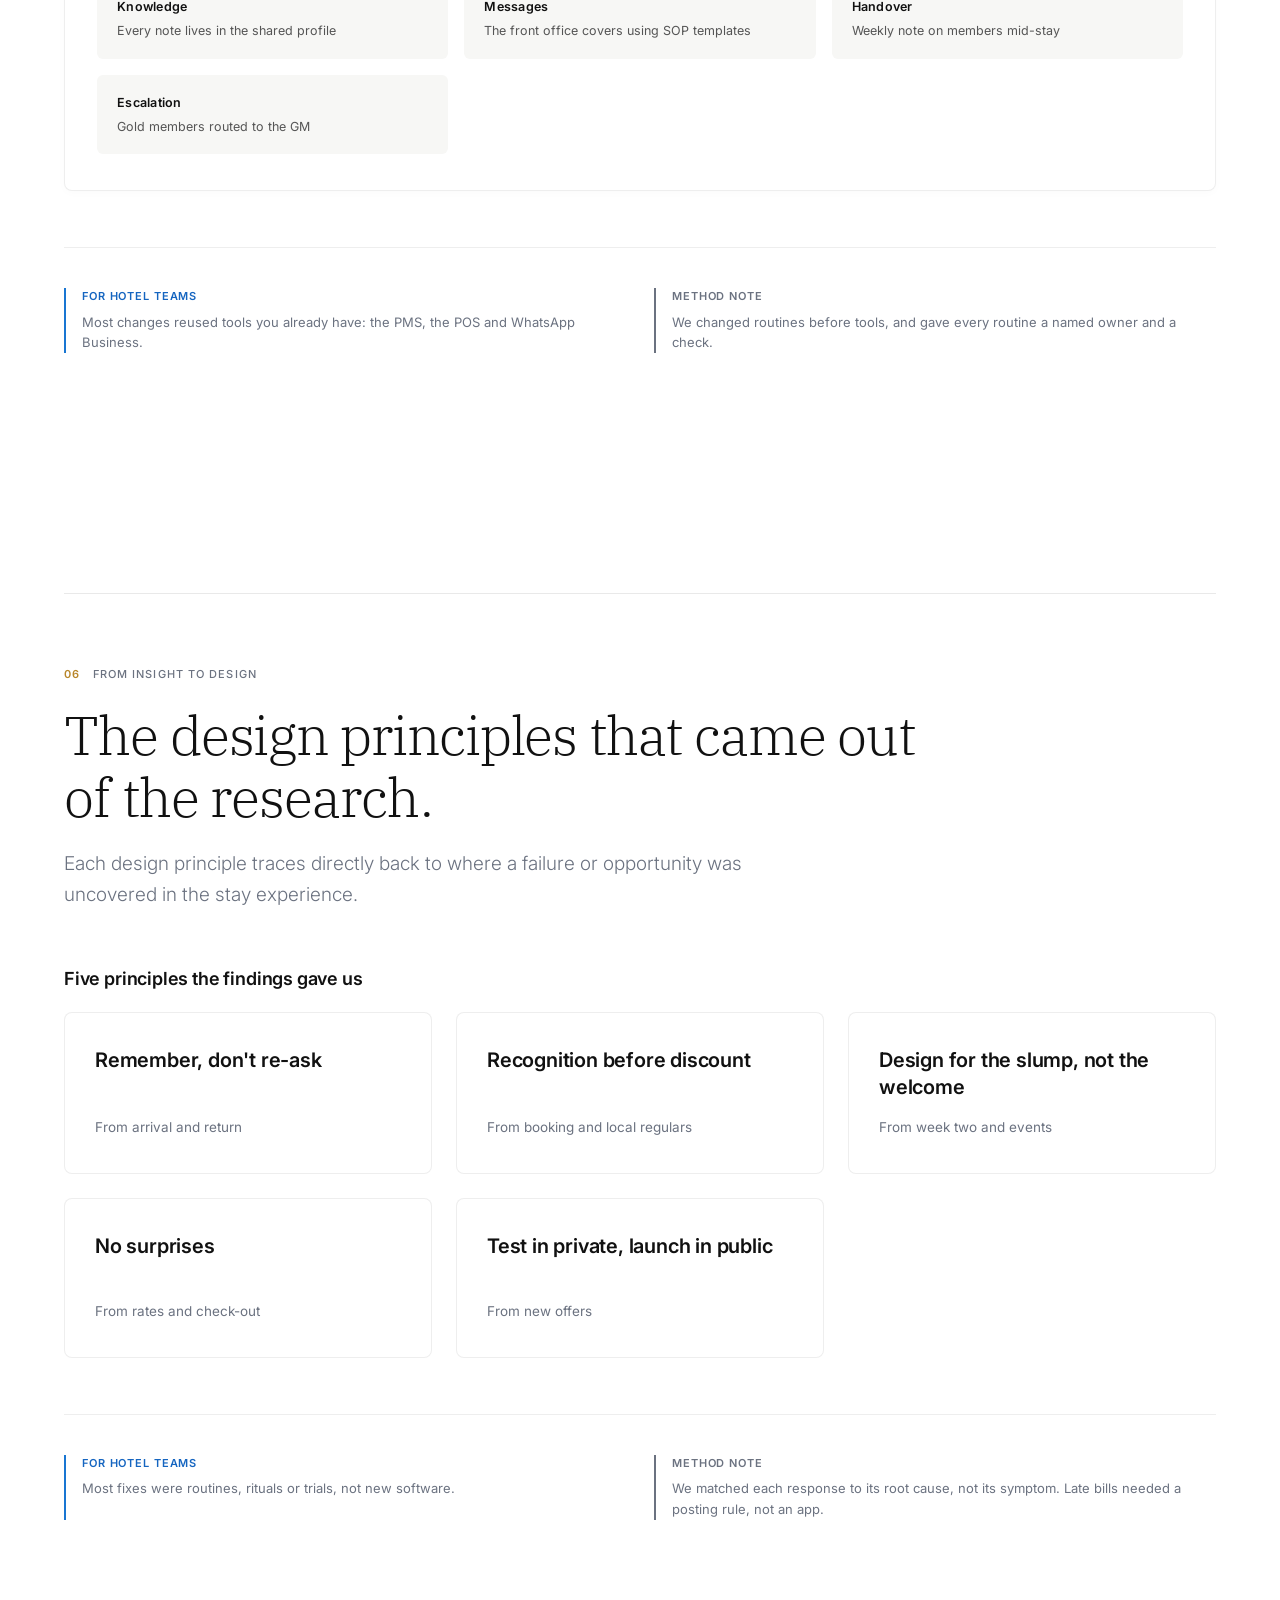
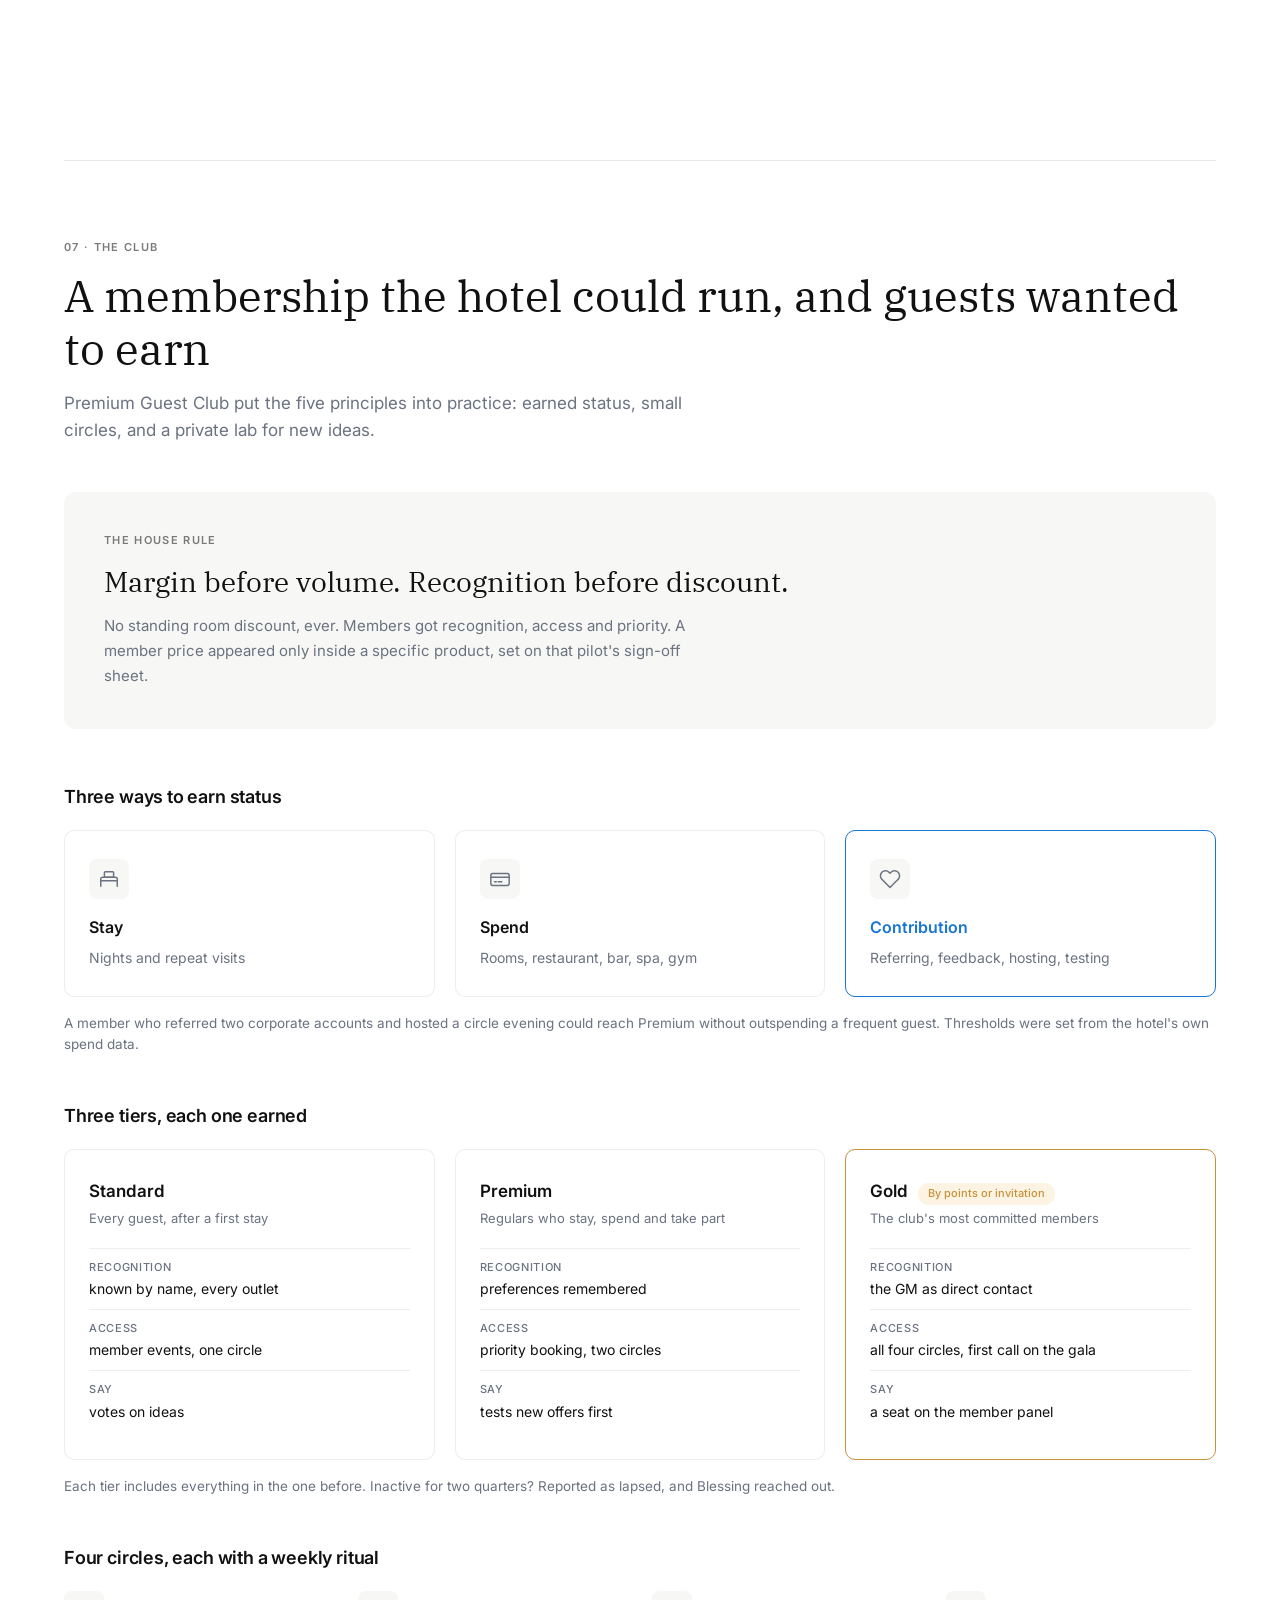
<file: premium-guest-club.html>
<!DOCTYPE html>
<html lang="en">
<head>
  <meta charset="UTF-8">
  <meta name="viewport" content="width=device-width, initial-scale=1.0">
  <title>Premium Guest Club — Case Study | Edison Pepple</title>
  <meta name="description" content="A service design case study for the Premium Guest Club at a full-service hotel in Nigeria. Research, design and rollout led by Edison Pepple.">
  <meta name="keywords" content="Edison Pepple, Service Design, Premium Guest Club, Hospitality, Community Design, Nigeria, Case Study">
  <meta name="author" content="Edison Pepple">

  <!-- Fonts -->
  <link rel="preconnect" href="https://fonts.googleapis.com">
  <link rel="preconnect" href="https://fonts.gstatic.com" crossorigin>
  <link href="https://fonts.googleapis.com/css2?family=IBM+Plex+Serif:ital,wght@0,300;0,400;0,500;0,600;0,700;1,300;1,400;1,500;1,600;1,700&family=Inter:wght@300;400;500;600;700&display=swap" rel="stylesheet">

  <!-- Portfolio base styles -->
  <link rel="stylesheet" href="styles.css">

  <!-- Case study stylesheet -->
  <link rel="stylesheet" href="pgc.css">

  <!-- Favicon -->
  <link rel="icon" type="image/png" href="assets/images/logo-icon.png">
</head>
<body class="cs-page pgc-page">

  <!-- ================================================================
       NAVIGATION
       ================================================================ -->
  <nav class="nav" id="navbar">
    <a href="index.html" class="nav__logo" aria-label="Edison Pepple Home">
      <img src="assets/images/logo-icon.png" alt="Edison Pepple Logo" class="nav__logo-icon">
      <span class="nav__logo-text">Edison Pepple.</span>
    </a>

    <div class="nav__links" id="navLinks">
      <a href="works.html" class="nav__link active" id="nav-work">Work</a>
      <a href="about.html" class="nav__link" id="nav-about">About</a>
      <a href="https://medium.com/@peppleiyerefa" target="_blank" class="nav__link" id="nav-insights">Insights</a>
      <a href="services.html" class="nav__link" id="nav-services">Capabilities</a>
      <a href="contact.html" class="nav__cta" id="nav-lets-talk">Let's Talk</a>
    </div>

    <button class="nav__menu-btn" id="menuBtn" aria-label="Toggle menu">
      <span></span>
      <span></span>
      <span></span>
    </button>
  </nav>


  <!-- ================================================================
       HERO
       ================================================================ -->
  <section class="pgc-hero" id="cs-hero">
    <div class="container">
      <div class="pgc-hero__inner">

        <!-- Breadcrumb -->
        <nav class="pgc-breadcrumb reveal" aria-label="Breadcrumb">
          <a href="works.html" class="pgc-breadcrumb__link">Work</a>
          <span class="pgc-breadcrumb__sep">—</span>
          <span class="pgc-breadcrumb__current">Premium Guest Club</span>
        </nav>

        <!-- Meta row -->
        <div class="pgc-hero__meta reveal reveal-delay-1">
          <div class="pgc-hero__meta-item">
            <span class="pgc-hero__meta-label label">Industry</span>
            <span class="pgc-hero__meta-value">Hospitality · Nigeria</span>
          </div>
          <div class="pgc-hero__meta-divider"></div>
          <div class="pgc-hero__meta-item">
            <span class="pgc-hero__meta-label label">Timeline</span>
            <span class="pgc-hero__meta-value">12 Months</span>
          </div>
          <div class="pgc-hero__meta-divider"></div>
          <div class="pgc-hero__meta-item">
            <span class="pgc-hero__meta-label label">Type</span>
            <span class="pgc-hero__meta-value">Service Design · Community Design</span>
          </div>
          <div class="pgc-hero__meta-divider"></div>
          <div class="pgc-hero__meta-item">
            <span class="pgc-hero__meta-label label">Role</span>
            <span class="pgc-hero__meta-value">Lead Service Designer</span>
          </div>
        </div>

        <!-- Headline -->
        <h1 class="pgc-hero__title reveal reveal-delay-2">Premium<br>Guest Club</h1>

        <!-- Subtitle -->
        <p class="pgc-hero__subtitle body-lg reveal reveal-delay-3">
          A full-service hotel in Nigeria was offering far more than its rooms suggested.<br>
          Almost none of that goodwill carried forward.
        </p>

        <div class="pgc-hero__divider reveal reveal-delay-3"></div>

        <!-- Summary columns -->
        <div class="pgc-hero__summary reveal reveal-delay-3">
          <p class="pgc-hero__summary-text">
            Guests rated their stays well, yet every visit was anonymous, every return booking came back through a booking app, and every stay started from zero.
          </p>
          <p class="pgc-hero__summary-text">
            Over twelve months, I led the research, design and rollout of Premium Guest Club alongside the hotel's management and frontline teams. This case study follows three of those guests from the moment they booked to the moment they came back.
          </p>
        </div>

      </div><!-- /.pgc-hero__inner -->
    </div><!-- /.container -->
  </section>


  <!-- ================================================================
       HERO IMAGE — Opening visual
       ================================================================ -->
  <section class="pgc-hero-image" id="pgc-hero-image">
    <div class="container">
      <figure class="pgc-hero-image__frame reveal">
        <img
          src="assets/images/Premium-Guest-Club-header-Image.png"
          alt="Premium Guest Club"
          class="pgc-hero-image__img"
          loading="eager"
        >
      </figure>
    </div>
  </section>


  <!-- ================================================================
       SECTION 01 — SNAPSHOT (for hotel teams / 30-second executive summary)
       ================================================================ -->
  <section class="pgc-section pgc-snapshot" id="s01-snapshot">
    <div class="container">
      <div class="pgc-section__divider"></div>

      <!-- Header -->
      <div class="pgc-snapshot__header reveal">
        <div class="pgc-snapshot__eyebrow-row">
          <span class="pgc-snapshot__number label">01</span>
          <span class="pgc-snapshot__eyebrow label">Snapshot · for hotel teams</span>
        </div>
        <h2 class="pgc-snapshot__title">Guests left satisfied. Then the hotel forgot them.</h2>
        <p class="pgc-snapshot__subtitle body-lg">
          How a full-service hotel in Nigeria built a guest club that remembers every guest and tests new revenue in private.
        </p>
      </div>

      <!-- 2x2 Card Grid -->
      <div class="pgc-snapshot__grid reveal reveal-delay-1">

        <!-- Card 01 · The challenge -->
        <article class="pgc-snap-card pgc-snap-card--challenge">
          <div class="pgc-snap-card__header">
            <span class="pgc-snap-card__icon pgc-snap-card__icon--alert" aria-hidden="true">
              <svg viewBox="0 0 20 20" fill="none" xmlns="http://www.w3.org/2000/svg">
                <path d="M10 2.5L1.667 16.667h16.666L10 2.5z" stroke="currentColor" stroke-width="1.6" stroke-linecap="round" stroke-linejoin="round"/>
                <path d="M10 7.5v4.167M10 14.167h.008" stroke="currentColor" stroke-width="1.8" stroke-linecap="round"/>
              </svg>
            </span>
            <span class="pgc-snap-card__label label">01 · The challenge</span>
          </div>

          <h3 class="pgc-snap-card__title">Happy guests weren't coming back direct</h3>
          <p class="pgc-snap-card__body">
            Guests rebooked through apps that showed only a price and a bed. The hotel paid commission again, and every stay started from zero.
          </p>

          <div class="pgc-snap-card__extra pgc-snap-card__extra--quote">
            <blockquote class="pgc-snap-quote">
              <p class="pgc-snap-quote__text">&ldquo;They never contacted me after I left. Next rotation, I booked whatever the app showed first.&rdquo;</p>
              <cite class="pgc-snap-quote__author label">Chinedu · rotation engineer</cite>
            </blockquote>
          </div>
        </article>

        <!-- Card 02 · What discovery found -->
        <article class="pgc-snap-card pgc-snap-card--discovery">
          <div class="pgc-snap-card__header">
            <span class="pgc-snap-card__icon pgc-snap-card__icon--search" aria-hidden="true">
              <svg viewBox="0 0 20 20" fill="none" xmlns="http://www.w3.org/2000/svg">
                <circle cx="9.167" cy="9.167" r="5.833" stroke="currentColor" stroke-width="1.6"/>
                <path d="M13.333 13.333L17.5 17.5" stroke="currentColor" stroke-width="1.6" stroke-linecap="round"/>
              </svg>
            </span>
            <span class="pgc-snap-card__label label">02 · What discovery found</span>
          </div>

          <h3 class="pgc-snap-card__title">The problem was memory, not service</h3>
          <p class="pgc-snap-card__body">
            Preferences lived in staff memory, nobody owned the long-stay experience, and contact stopped at check-out.
          </p>

          <div class="pgc-snap-card__extra pgc-snap-card__extra--stats">
            <div class="pgc-stat-box">
              <span class="pgc-stat-box__val">20</span>
              <span class="pgc-stat-box__lbl">Guest interviews</span>
            </div>
            <div class="pgc-stat-box">
              <span class="pgc-stat-box__val">15</span>
              <span class="pgc-stat-box__lbl">Staff interviews</span>
            </div>
            <div class="pgc-stat-box">
              <span class="pgc-stat-box__val">12 months</span>
              <span class="pgc-stat-box__lbl">Booking data</span>
            </div>
          </div>
        </article>

        <!-- Card 03 · What we designed -->
        <article class="pgc-snap-card pgc-snap-card--design">
          <div class="pgc-snap-card__header">
            <span class="pgc-snap-card__icon pgc-snap-card__icon--lightbulb" aria-hidden="true">
              <svg viewBox="0 0 20 20" fill="none" xmlns="http://www.w3.org/2000/svg">
                <path d="M7.5 15h5M8.333 17.5h3.334M10 2.5a5.833 5.833 0 00-3.75 10.283c.75.642 1.25 1.484 1.25 2.217h5c0-.733.5-1.575 1.25-2.217A5.833 5.833 0 0010 2.5z" stroke="currentColor" stroke-width="1.6" stroke-linecap="round" stroke-linejoin="round"/>
              </svg>
            </span>
            <span class="pgc-snap-card__label label">03 · What we designed</span>
          </div>

          <h3 class="pgc-snap-card__title">A guest club that gave the hotel a memory</h3>
          <p class="pgc-snap-card__body">
            Three earned tiers, four member circles and a private test lab for new offers. Members got recognition, not discounts.
          </p>

          <div class="pgc-snap-card__extra pgc-snap-card__extra--pills">
            <span class="pgc-tag-pill">Service blueprint</span>
            <span class="pgc-tag-pill">Club platform</span>
            <span class="pgc-tag-pill">SOPs and training</span>
          </div>
        </article>

        <!-- Card 04 · The outcome -->
        <article class="pgc-snap-card pgc-snap-card--outcome">
          <div class="pgc-snap-card__header">
            <span class="pgc-snap-card__icon pgc-snap-card__icon--trend" aria-hidden="true">
              <svg viewBox="0 0 20 20" fill="none" xmlns="http://www.w3.org/2000/svg">
                <path d="M17.5 5.833L11.25 12.083l-3.75-3.75L2.5 13.333" stroke="currentColor" stroke-width="1.6" stroke-linecap="round" stroke-linejoin="round"/>
                <path d="M12.5 5.833h5v5" stroke="currentColor" stroke-width="1.6" stroke-linecap="round" stroke-linejoin="round"/>
              </svg>
            </span>
            <span class="pgc-snap-card__label label">04 · The outcome</span>
          </div>

          <h3 class="pgc-snap-card__title">Guests came back, and new offers were proven first</h3>
          <p class="pgc-snap-card__body">
            Measured against guests still waiting to be invited, so the club was credited only for what it caused.
          </p>

          <div class="pgc-snap-card__extra pgc-snap-card__extra--stats">
            <div class="pgc-stat-box">
              <span class="pgc-stat-box__val pgc-stat-box__val--positive">+14%</span>
              <span class="pgc-stat-box__lbl">Repeat stays</span>
            </div>
            <div class="pgc-stat-box">
              <span class="pgc-stat-box__val">3 of 4</span>
              <span class="pgc-stat-box__lbl">Pilots passed</span>
            </div>
            <div class="pgc-stat-box">
              <span class="pgc-stat-box__val">8 wks</span>
              <span class="pgc-stat-box__lbl">Max per pilot</span>
            </div>
          </div>
        </article>

      </div><!-- /.pgc-snapshot__grid -->

      <!-- Footer: thin divider + centre round scroll-down arrow button -->
      <div class="pgc-snapshot__footer reveal reveal-delay-2">
        <a href="#s02-context" class="pgc-scroll-btn" aria-label="Scroll to next section: Context">
          <svg viewBox="0 0 24 24" fill="none" xmlns="http://www.w3.org/2000/svg">
            <path d="M12 5v14M18 13l-6 6-6-6" stroke="currentColor" stroke-width="1.8" stroke-linecap="round" stroke-linejoin="round"/>
          </svg>
        </a>
      </div>

    </div><!-- /.container -->
  </section>


  <!-- ================================================================
       SECTION 02 — CONTEXT
       ================================================================ -->
  <section class="pgc-section pgc-section--tinted pgc-context" id="s02-context">
    <div class="container">
      <div class="pgc-section__divider"></div>
      <div class="pgc-section__inner">

        <div class="pgc-section__label-col">
          <span class="pgc-section__number label">02</span>
        </div>

        <div class="pgc-section__body">
          <h2 class="pgc-section__headline reveal">Context</h2>
          <p class="pgc-section__lead reveal reveal-delay-1">The hotel already had what guests wanted; it lacked a way to know them.</p>
          <p class="pgc-section__text reveal reveal-delay-1">
            The hotel offered a pool, spa, gym and event hall, plus seasonal cultural nights that drew corporate travellers, long-stay engineers, December homecoming families and local residents alike. Its amenities competed with the best in the city. Its memory did not.
          </p>

          <!-- Sub-section 1: Two Columns 50/50 -->
          <div class="pgc-context__split reveal reveal-delay-2">
            <!-- Left: The city -->
            <div class="pgc-context__col">
              <h3 class="pgc-context__subhead">The city</h3>
              <p class="pgc-context__city-text">
                Port Harcourt is the centre of Nigeria's oil and gas industry. Engineers arrive on rotation for weeks at a time, booked by corporate travel desks. In December, families return home for the holidays. Year-round, locals look for a place to train, unwind and be seen.
              </p>
            </div>

            <!-- Right: How guests booked -->
            <div class="pgc-context__col">
              <h3 class="pgc-context__subhead">How guests booked</h3>
              <div class="pgc-booking-rows" role="list">
                <div class="pgc-booking-row" role="listitem">
                  <span class="pgc-booking-row__label">Corporate desks and agents</span>
                  <span class="pgc-booking-row__note">Brought first stays</span>
                </div>
                <div class="pgc-booking-row" role="listitem">
                  <span class="pgc-booking-row__label">Word of mouth</span>
                  <span class="pgc-booking-row__note">Untracked, unrewarded</span>
                </div>
                <div class="pgc-booking-row" role="listitem">
                  <span class="pgc-booking-row__label">Booking apps</span>
                  <span class="pgc-booking-row__note pgc-booking-row__note--alert">Where returns leaked</span>
                </div>
                <div class="pgc-booking-row" role="listitem">
                  <span class="pgc-booking-row__label">Walk-ins and day users</span>
                  <span class="pgc-booking-row__note">Anonymous</span>
                </div>
              </div>
            </div>
          </div><!-- /.pgc-context__split -->

          <!-- Sub-section 2: The constraints -->
          <div class="pgc-constraints-block reveal reveal-delay-2">
            <h3 class="pgc-context__subhead">The constraints</h3>

            <div class="pgc-constraints-grid">
              <!-- Card 1: Power and network (bolt) -->
              <article class="pgc-constraint-card">
                <span class="pgc-constraint-card__icon" aria-hidden="true">
                  <svg viewBox="0 0 20 20" fill="none" xmlns="http://www.w3.org/2000/svg">
                    <path d="M10.833 1.667L3.333 10.833h5.834L8.333 18.333l8.334-9.166h-5.834l.833-7.5z" stroke="currentColor" stroke-width="1.6" stroke-linecap="round" stroke-linejoin="round"/>
                  </svg>
                </span>
                <h4 class="pgc-constraint-card__title">Power and network</h4>
                <p class="pgc-constraint-card__text">Grid-to-generator switching; Wi-Fi built for the lobby</p>
              </article>

              <!-- Card 2: Data in heads (database) -->
              <article class="pgc-constraint-card">
                <span class="pgc-constraint-card__icon" aria-hidden="true">
                  <svg viewBox="0 0 20 20" fill="none" xmlns="http://www.w3.org/2000/svg">
                    <ellipse cx="10" cy="4.167" rx="6.667" ry="2.5" stroke="currentColor" stroke-width="1.6"/>
                    <path d="M3.333 4.167v5.833c0 1.38 2.985 2.5 6.667 2.5s6.667-1.12 6.667-2.5V4.167" stroke="currentColor" stroke-width="1.6"/>
                    <path d="M3.333 10v5.833c0 1.38 2.985 2.5 6.667 2.5s6.667-1.12 6.667-2.5V10" stroke="currentColor" stroke-width="1.6"/>
                  </svg>
                </span>
                <h4 class="pgc-constraint-card__title">Data in heads</h4>
                <p class="pgc-constraint-card__text">Preferences held by staff; PMS and POS unlinked</p>
              </article>

              <!-- Card 3: Margin first (coin) -->
              <article class="pgc-constraint-card">
                <span class="pgc-constraint-card__icon" aria-hidden="true">
                  <svg viewBox="0 0 20 20" fill="none" xmlns="http://www.w3.org/2000/svg">
                    <circle cx="10" cy="10" r="7.5" stroke="currentColor" stroke-width="1.6"/>
                    <circle cx="10" cy="10" r="4.5" stroke="currentColor" stroke-width="1.4"/>
                    <path d="M10 7.5v5M8.5 9h3" stroke="currentColor" stroke-width="1.4" stroke-linecap="round"/>
                  </svg>
                </span>
                <h4 class="pgc-constraint-card__title">Margin first</h4>
                <p class="pgc-constraint-card__text">No room discounts; rate parity with apps</p>
              </article>

              <!-- Card 4: Shift-bound staff (clock) -->
              <article class="pgc-constraint-card">
                <span class="pgc-constraint-card__icon" aria-hidden="true">
                  <svg viewBox="0 0 20 20" fill="none" xmlns="http://www.w3.org/2000/svg">
                    <circle cx="10" cy="10" r="7.5" stroke="currentColor" stroke-width="1.6"/>
                    <path d="M10 5.833V10l2.5 2.5" stroke="currentColor" stroke-width="1.6" stroke-linecap="round"/>
                  </svg>
                </span>
                <h4 class="pgc-constraint-card__title">Shift-bound staff</h4>
                <p class="pgc-constraint-card__text">Research had to fit around rotas</p>
              </article>

              <!-- Card 5: Consent (shield) -->
              <article class="pgc-constraint-card">
                <span class="pgc-constraint-card__icon" aria-hidden="true">
                  <svg viewBox="0 0 20 20" fill="none" xmlns="http://www.w3.org/2000/svg">
                    <path d="M10 2.5s5.833 1.667 5.833 5.833c0 5-5.833 8.334-5.833 8.334S4.167 13.333 4.167 8.333C4.167 4.167 10 2.5 10 2.5z" stroke="currentColor" stroke-width="1.6" stroke-linecap="round" stroke-linejoin="round"/>
                    <path d="M8 10l1.667 1.667 3.333-3.334" stroke="currentColor" stroke-width="1.6" stroke-linecap="round" stroke-linejoin="round"/>
                  </svg>
                </span>
                <h4 class="pgc-constraint-card__title">Consent</h4>
                <p class="pgc-constraint-card__text">Contact only with recorded permission</p>
              </article>
            </div>
          </div><!-- /.pgc-constraints-block -->

        </div>
      </div>
    </div>
  </section>


  <!-- ================================================================
       SECTION 03 — THE CAST (persona image cards + mobile carousel)
       ================================================================ -->
  <section class="pgc-cast" id="pgc-cast" aria-label="The cast">
    <div class="container">

      <div class="pgc-cast__header reveal">
        <p class="pgc-cast__label label">03 · The cast</p>
        <h2 class="pgc-cast__heading">The people<br>in this story</h2>
      </div>

      <!-- Mobile carousel wrapper -->
      <div class="pgc-cast__carousel-wrap">

        <!-- Track — four cards side by side; scrolls on mobile -->
        <div class="pgc-cast__track" id="pgcCastTrack" role="list">

          <!-- Blessing — gold / staff -->
          <article class="pgc-card pgc-card--blessing" role="listitem">
            <div class="pgc-card__photo-wrap">
              <img
                src="assets/images/Blessing_ Guest Experience Supervisor.png"
                alt="Blessing — Guest Experience Supervisor"
                class="pgc-card__photo"
                loading="lazy"
                decoding="async"
              >
              <div class="pgc-card__photo-overlay"></div>
            </div>
            <div class="pgc-card__caption">
              <span class="pgc-card__role label">Guest Experience Supervisor</span>
              <h3 class="pgc-card__name">Blessing</h3>
              <p class="pgc-card__note">The person who held the club together from the front desk. Every recognition moment, every flag on the system — Blessing made it real for guests before they reached the room.</p>
            </div>
          </article>

          <!-- Chinedu — teal -->
          <article class="pgc-card pgc-card--chinedu" role="listitem">
            <div class="pgc-card__photo-wrap">
              <img
                src="assets/images/Chinedu_ The Rotation Engineer Persona.png"
                alt="Chinedu — The Rotation Engineer"
                class="pgc-card__photo"
                loading="lazy"
                decoding="async"
              >
              <div class="pgc-card__photo-overlay"></div>
            </div>
            <div class="pgc-card__caption">
              <span class="pgc-card__role label">Corporate long-stay · Teal</span>
              <h3 class="pgc-card__name">Chinedu</h3>
              <p class="pgc-card__note">A rotation engineer on a multi-month project. Books through the company travel desk. Needs the hotel to feel less like a hotel and more like a base he can count on.</p>
            </div>
          </article>

          <!-- Ibiere — purple -->
          <article class="pgc-card pgc-card--ibiere" role="listitem">
            <div class="pgc-card__photo-wrap">
              <img
                src="assets/images/Ibiere Wokoma_ The Local Regular Persona.png"
                alt="Ibiere Wokoma — The Local Regular"
                class="pgc-card__photo"
                loading="lazy"
                decoding="async"
              >
              <div class="pgc-card__photo-overlay"></div>
            </div>
            <div class="pgc-card__caption">
              <span class="pgc-card__role label">Local regular · Purple</span>
              <h3 class="pgc-card__name">Ibiere Wokoma</h3>
              <p class="pgc-card__note">A resident who uses the pool and restaurant several times a week. Invisible to the hotel's systems. Pays at the till every time, never recognised.</p>
            </div>
          </article>

          <!-- Tonye — coral -->
          <article class="pgc-card pgc-card--tonye" role="listitem">
            <div class="pgc-card__photo-wrap">
              <img
                src="assets/images/Tonye Dagogo_ The Homecoming Host Persona.png"
                alt="Tonye Dagogo — The Homecoming Host"
                class="pgc-card__photo"
                loading="lazy"
                decoding="async"
              >
              <div class="pgc-card__photo-overlay"></div>
            </div>
            <div class="pgc-card__caption">
              <span class="pgc-card__role label">December homecoming · Coral</span>
              <h3 class="pgc-card__name">Tonye Dagogo</h3>
              <p class="pgc-card__note">Returns from abroad every December with family. Expects the hotel to know who he is by now. Books through an OTA because it is still easier than calling direct.</p>
            </div>
          </article>

        </div><!-- /.pgc-cast__track -->

        <!-- Mobile pagination dots -->
        <div class="pgc-cast__dots" id="pgcCastDots" aria-hidden="true">
          <button class="pgc-cast__dot pgc-cast__dot--active" data-index="0" aria-label="Go to Blessing"></button>
          <button class="pgc-cast__dot" data-index="1" aria-label="Go to Chinedu"></button>
          <button class="pgc-cast__dot" data-index="2" aria-label="Go to Ibiere"></button>
          <button class="pgc-cast__dot" data-index="3" aria-label="Go to Tonye"></button>
        </div>

      </div><!-- /.pgc-cast__carousel-wrap -->

    </div><!-- /.container -->
  </section>


  <!-- ================================================================
       SECTION 04 — THE STAY (SceneCard Component & 5 Interactive Scenes)
       ================================================================ -->
  <section class="pgc-section pgc-stay-section" id="s04-stay">
    <div class="container">
      <div class="pgc-section__divider"></div>

      <!-- Section Header -->
      <div class="pgc-stay-header reveal">
        <span class="pgc-stay-eyebrow">04 · The stay</span>
        <h2 class="pgc-stay-title">Five scenes, three guests, one memory</h2>
        <p class="pgc-stay-subtitle">
          We followed Chinedu, Ibiere and Tonye through a stay and back again. Each scene shows the same moment from every side of the counter.
        </p>
      </div>

      <!-- Sticky Stepper (5 equal tabs in one row) -->
      <nav class="pgc-stepper-wrap" aria-label="Stay scenes navigation">
        <div class="pgc-stepper-track" role="tablist">

          <a href="#scene-1" class="pgc-step-tab is-active" id="tab-1" role="tab" aria-controls="scene-1" aria-selected="true">
            <span class="pgc-step-tab__label">1 · Book</span>
            <div class="pgc-step-tab__dots">
              <span class="pgc-p-dot pgc-p-dot--green" title="Chinedu (Green)"></span>
            </div>
          </a>

          <a href="#scene-2" class="pgc-step-tab" id="tab-2" role="tab" aria-controls="scene-2" aria-selected="false">
            <span class="pgc-step-tab__label">2 · Arrive</span>
            <div class="pgc-step-tab__dots">
              <span class="pgc-p-dot pgc-p-dot--green" title="Chinedu (Green)"></span>
              <span class="pgc-p-dot pgc-p-dot--purple" title="Ibiere (Purple)"></span>
            </div>
          </a>

          <a href="#scene-3" class="pgc-step-tab" id="tab-3" role="tab" aria-controls="scene-3" aria-selected="false">
            <span class="pgc-step-tab__label">3 · Week two</span>
            <div class="pgc-step-tab__dots">
              <span class="pgc-p-dot pgc-p-dot--green" title="Chinedu (Green)"></span>
              <span class="pgc-p-dot pgc-p-dot--purple" title="Ibiere (Purple)"></span>
            </div>
          </a>

          <a href="#scene-4" class="pgc-step-tab" id="tab-4" role="tab" aria-controls="scene-4" aria-selected="false">
            <span class="pgc-step-tab__label">4 · Check-out</span>
            <div class="pgc-step-tab__dots">
              <span class="pgc-p-dot pgc-p-dot--coral" title="Tonye (Coral)"></span>
            </div>
          </a>

          <a href="#scene-5" class="pgc-step-tab" id="tab-5" role="tab" aria-controls="scene-5" aria-selected="false">
            <span class="pgc-step-tab__label">5 · Return</span>
            <div class="pgc-step-tab__dots">
              <span class="pgc-p-dot pgc-p-dot--coral" title="Tonye (Coral)"></span>
              <span class="pgc-p-dot pgc-p-dot--green" title="Chinedu (Green)"></span>
            </div>
          </a>

        </div>
      </nav>

      <!-- SceneCards Stack -->
      <div class="pgc-scenes-stack">

        <!-- ============================================================
             SCENE 1: BOOK
             ============================================================ -->
        <article class="pgc-scene-card reveal" id="scene-1">
          <!-- Top Row -->
          <div class="pgc-scene-card__top">
            <div class="pgc-scene-card__left">
              <span class="pgc-scene-card__stage-label">Scene 1 · Book</span>
              <h3 class="pgc-scene-card__title">Two weeks out, 21:10 · his phone</h3>
            </div>
            <div class="pgc-scene-card__pills">
              <span class="pgc-p-pill pgc-p-pill--green">
                <span class="pgc-p-dot pgc-p-dot--green"></span>
                Chinedu · second rotation
              </span>
            </div>
          </div>

          <!-- Two Side-by-Side Compare Boxes -->
          <div class="pgc-scene-compare">
            <!-- Before -->
            <div class="pgc-compare-box pgc-compare-box--before">
              <span class="pgc-compare-label pgc-compare-label--red">Before</span>
              <blockquote class="pgc-compare-quote">
                &ldquo;On the app it's just a price and a photo of a bed. I picked it because it was a bit cheaper.&rdquo;
              </blockquote>
              <div class="pgc-compare-sub">
                <strong>Root cause:</strong> no easy route to book direct
              </div>
            </div>

            <!-- With the club -->
            <div class="pgc-compare-box pgc-compare-box--after">
              <span class="pgc-compare-label pgc-compare-label--green">With the club</span>
              <p class="pgc-compare-text">
                A WhatsApp note from his host with a member link. Dates confirmed, inclusions stated, booked in two taps.
              </p>
              <div class="pgc-compare-sub">
                <strong>Moment of truth:</strong> rebooking direct
              </div>
            </div>
          </div>

          <!-- Four Lanes Row -->
          <div class="pgc-lanes-row">
            <div class="pgc-lane-box">
              <div class="pgc-lane-box__header">
                <svg class="pgc-lane-box__icon" viewBox="0 0 16 16" fill="none" xmlns="http://www.w3.org/2000/svg">
                  <path d="M8 8a3 3 0 100-6 3 3 0 000 6zM2 14a6 6 0 0112 0H2z" stroke="currentColor" stroke-width="1.5" stroke-linecap="round"/>
                </svg>
                <span class="pgc-lane-box__name">Guest</span>
              </div>
              <p class="pgc-lane-box__text">Books without comparing</p>
            </div>

            <div class="pgc-lane-box">
              <div class="pgc-lane-box__header">
                <svg class="pgc-lane-box__icon" viewBox="0 0 16 16" fill="none" xmlns="http://www.w3.org/2000/svg">
                  <path d="M8 1.5a4.5 4.5 0 00-4.5 4.5v3L2 11h12l-1.5-2V6A4.5 4.5 0 008 1.5zM6 13a2 2 0 004 0" stroke="currentColor" stroke-width="1.5" stroke-linecap="round"/>
                </svg>
                <span class="pgc-lane-box__name">Frontline</span>
              </div>
              <p class="pgc-lane-box__text">Reservations confirm by name</p>
            </div>

            <div class="pgc-lane-box">
              <div class="pgc-lane-box__header">
                <svg class="pgc-lane-box__icon" viewBox="0 0 16 16" fill="none" xmlns="http://www.w3.org/2000/svg">
                  <circle cx="8" cy="8" r="2.5" stroke="currentColor" stroke-width="1.5"/>
                  <path d="M8 1.5v2M8 12.5v2M1.5 8h2M12.5 8h2M3.4 3.4l1.4 1.4M11.2 11.2l1.4 1.4M3.4 12.6l1.4-1.4M11.2 4.8l1.4-1.4" stroke="currentColor" stroke-width="1.5" stroke-linecap="round"/>
                </svg>
                <span class="pgc-lane-box__name">Backstage</span>
              </div>
              <p class="pgc-lane-box__text">Member and long-stay flags set</p>
            </div>

            <div class="pgc-lane-box">
              <div class="pgc-lane-box__header">
                <svg class="pgc-lane-box__icon" viewBox="0 0 16 16" fill="none" xmlns="http://www.w3.org/2000/svg">
                  <path d="M2.5 4.5h11v9h-11zM5 4.5V3a1 1 0 011-1h4a1 1 0 011 1v1.5" stroke="currentColor" stroke-width="1.5" stroke-linecap="round"/>
                </svg>
                <span class="pgc-lane-box__name">Management</span>
              </div>
              <p class="pgc-lane-box__text">Revenue holds parity</p>
            </div>
          </div>

          <!-- Artefact Panel -->
          <div class="pgc-artefact-panel">
            <span class="pgc-artefact-panel__caption">Artefact · pre-booking message (concept)</span>
            <div class="pgc-artefact-msg">
              <span class="pgc-artefact-msg__sender">Premium Guest Club · Amaka, your host</span>
              <p class="pgc-artefact-msg__text">Hi Chinedu, your next rotation starts on the 3rd? Your quiet-side room is held. Member rate includes breakfast and airport pickup.</p>
              <a href="#scene-1" class="pgc-artefact-link">Confirm dates &rarr;</a>
            </div>
          </div>

          <!-- Tag Row: KPI + Evidence -->
          <div class="pgc-tag-row">
            <div class="pgc-tag-group">
              <span class="pgc-tag-group__label">KPI:</span>
              <span class="pgc-plain-pill">Commission by channel</span>
              <span class="pgc-plain-pill">Direct share</span>
            </div>
            <div class="pgc-tag-group">
              <span class="pgc-tag-group__label">Evidence:</span>
              <span class="pgc-ev-pill">
                <svg viewBox="0 0 14 14" fill="none" xmlns="http://www.w3.org/2000/svg"><path d="M2 12V8M7 12V4M12 12V2" stroke="currentColor" stroke-width="1.5" stroke-linecap="round"/></svg>
                Measured
              </span>
              <span class="pgc-ev-pill">
                <svg viewBox="0 0 14 14" fill="none" xmlns="http://www.w3.org/2000/svg"><path d="M2.5 2.5h9v6h-5L3 11.5V8.5h-.5z" stroke="currentColor" stroke-width="1.4" stroke-linecap="round" stroke-linejoin="round"/></svg>
                Heard
              </span>
            </div>
          </div>

          <!-- Footer: Two Columns -->
          <div class="pgc-scene-footer">
            <div class="pgc-footer-col pgc-footer-col--hotel">
              <span class="pgc-footer-col__head">For hotel teams</span>
              <p class="pgc-footer-col__text">
                The room price never dropped. The member rate beat the app only after commission.
              </p>
            </div>
            <div class="pgc-footer-col pgc-footer-col--method">
              <span class="pgc-footer-col__head">Method note</span>
              <p class="pgc-footer-col__text">
                We didn't fight the app. We gave returning guests a shorter path back.
              </p>
            </div>
          </div>
        </article>

        <!-- ============================================================
             SCENE 2: ARRIVE
             ============================================================ -->
        <article class="pgc-scene-card reveal" id="scene-2">
          <!-- Top Row -->
          <div class="pgc-scene-card__top">
            <div class="pgc-scene-card__left">
              <span class="pgc-scene-card__stage-label">Scene 2 · Arrive</span>
              <h3 class="pgc-scene-card__title">Day 1, 18:40 · the gate</h3>
            </div>
            <div class="pgc-scene-card__pills">
              <span class="pgc-p-pill pgc-p-pill--green">
                <span class="pgc-p-dot pgc-p-dot--green"></span>
                Chinedu · after a 5am start
              </span>
            </div>
          </div>

          <!-- Two Side-by-Side Compare Boxes -->
          <div class="pgc-scene-compare">
            <!-- Before -->
            <div class="pgc-compare-box pgc-compare-box--before">
              <span class="pgc-compare-label pgc-compare-label--red">Before</span>
              <blockquote class="pgc-compare-quote">
                &ldquo;Twenty minutes at the desk, then the Wi-Fi wouldn't take my password.&rdquo;
              </blockquote>
              <div class="pgc-compare-sub">
                <strong>Root cause:</strong> no pre-arrival data
              </div>
            </div>

            <!-- With the club -->
            <div class="pgc-compare-box pgc-compare-box--after">
              <span class="pgc-compare-label pgc-compare-label--green">With the club</span>
              <p class="pgc-compare-text">
                Waved through by name, greeted at the desk, room set to his profile. Wi-Fi connected first time.
              </p>
              <div class="pgc-compare-sub">
                <strong>Moment of truth:</strong> the first five minutes
              </div>
            </div>
          </div>

          <!-- Four Lanes Row -->
          <div class="pgc-lanes-row">
            <div class="pgc-lane-box">
              <div class="pgc-lane-box__header">
                <svg class="pgc-lane-box__icon" viewBox="0 0 16 16" fill="none" xmlns="http://www.w3.org/2000/svg">
                  <path d="M8 8a3 3 0 100-6 3 3 0 000 6zM2 14a6 6 0 0112 0H2z" stroke="currentColor" stroke-width="1.5" stroke-linecap="round"/>
                </svg>
                <span class="pgc-lane-box__name">Guest</span>
              </div>
              <p class="pgc-lane-box__text">Car to room in minutes</p>
            </div>

            <div class="pgc-lane-box">
              <div class="pgc-lane-box__header">
                <svg class="pgc-lane-box__icon" viewBox="0 0 16 16" fill="none" xmlns="http://www.w3.org/2000/svg">
                  <path d="M8 1.5a4.5 4.5 0 00-4.5 4.5v3L2 11h12l-1.5-2V6A4.5 4.5 0 008 1.5zM6 13a2 2 0 004 0" stroke="currentColor" stroke-width="1.5" stroke-linecap="round"/>
                </svg>
                <span class="pgc-lane-box__name">Frontline</span>
              </div>
              <p class="pgc-lane-box__text">Blessing briefed at handover</p>
            </div>

            <div class="pgc-lane-box">
              <div class="pgc-lane-box__header">
                <svg class="pgc-lane-box__icon" viewBox="0 0 16 16" fill="none" xmlns="http://www.w3.org/2000/svg">
                  <circle cx="8" cy="8" r="2.5" stroke="currentColor" stroke-width="1.5"/>
                  <path d="M8 1.5v2M8 12.5v2M1.5 8h2M12.5 8h2M3.4 3.4l1.4 1.4M11.2 11.2l1.4 1.4M3.4 12.6l1.4-1.4M11.2 4.8l1.4-1.4" stroke="currentColor" stroke-width="1.5" stroke-linecap="round"/>
                </svg>
                <span class="pgc-lane-box__name">Backstage</span>
              </div>
              <p class="pgc-lane-box__text">Room and devices prepped</p>
            </div>

            <div class="pgc-lane-box">
              <div class="pgc-lane-box__header">
                <svg class="pgc-lane-box__icon" viewBox="0 0 16 16" fill="none" xmlns="http://www.w3.org/2000/svg">
                  <path d="M2.5 4.5h11v9h-11zM5 4.5V3a1 1 0 011-1h4a1 1 0 011 1v1.5" stroke="currentColor" stroke-width="1.5" stroke-linecap="round"/>
                </svg>
                <span class="pgc-lane-box__name">Management</span>
              </div>
              <p class="pgc-lane-box__text">Switchover tested weekly</p>
            </div>
          </div>

          <!-- Artefact Panel -->
          <div class="pgc-artefact-panel">
            <span class="pgc-artefact-panel__caption">Artefact · gate arrival list, shared the night before (concept)</span>
            <div class="pgc-artefact-table-wrap">
              <table class="pgc-artefact-table">
                <thead>
                  <tr>
                    <th>Guest</th>
                    <th>ETA</th>
                    <th>Notes</th>
                  </tr>
                </thead>
                <tbody>
                  <tr>
                    <td>Chinedu O. · member</td>
                    <td>18:30</td>
                    <td>Quiet side, devices pre-registered</td>
                  </tr>
                  <tr>
                    <td>Ibiere W. · gym</td>
                    <td>06:15</td>
                    <td>Plate on list, no bag search</td>
                  </tr>
                </tbody>
              </table>
            </div>

            <!-- Side Note: dashed-border box below the artefact panel -->
            <aside class="pgc-artefact-side-note">
              <div class="pgc-artefact-side-note__header">
                <span class="pgc-p-dot pgc-p-dot--purple"></span>
                Same gate, another lane · Ibiere, local member
              </div>
              <blockquote class="pgc-artefact-side-note__quote">
                &ldquo;I've used that gym three times a week for a year. The man at the gate still sticks to a stressful security routine.&rdquo;
              </blockquote>
              <p class="pgc-artefact-side-note__text">
                With the club: her plate is on the list, and security greets her by name.
              </p>
            </aside>
          </div>

          <!-- Tag Row: KPI + Evidence -->
          <div class="pgc-tag-row">
            <div class="pgc-tag-group">
              <span class="pgc-tag-group__label">KPI:</span>
              <span class="pgc-plain-pill">Check-in wait</span>
              <span class="pgc-plain-pill">First-attempt Wi-Fi</span>
            </div>
            <div class="pgc-tag-group">
              <span class="pgc-tag-group__label">Evidence:</span>
              <span class="pgc-ev-pill">
                <svg viewBox="0 0 14 14" fill="none" xmlns="http://www.w3.org/2000/svg"><path d="M1 7s2.5-4.5 6-4.5S13 7 13 7s-2.5 4.5-6 4.5S1 7 1 7z" stroke="currentColor" stroke-width="1.4"/><circle cx="7" cy="7" r="2" stroke="currentColor" stroke-width="1.4"/></svg>
                Observed
              </span>
              <span class="pgc-ev-pill">
                <svg viewBox="0 0 14 14" fill="none" xmlns="http://www.w3.org/2000/svg"><path d="M2.5 2.5h9v6h-5L3 11.5V8.5h-.5z" stroke="currentColor" stroke-width="1.4" stroke-linecap="round" stroke-linejoin="round"/></svg>
                Heard
              </span>
              <span class="pgc-ev-pill pgc-ev-pill--tested">
                <svg viewBox="0 0 14 14" fill="none" xmlns="http://www.w3.org/2000/svg"><path d="M5 2h4M7 2v4l3 5H4l3-5V2z" stroke="currentColor" stroke-width="1.4" stroke-linecap="round" stroke-linejoin="round"/></svg>
                Tested
              </span>
            </div>
          </div>

          <!-- Footer: Two Columns -->
          <div class="pgc-scene-footer">
            <div class="pgc-footer-col pgc-footer-col--hotel">
              <span class="pgc-footer-col__head">For hotel teams</span>
              <p class="pgc-footer-col__text">
                Recognition was prepared the night before, not improvised at the desk.
              </p>
            </div>
            <div class="pgc-footer-col pgc-footer-col--method">
              <span class="pgc-footer-col__head">Method note</span>
              <p class="pgc-footer-col__text">
                The moment was designed backstage: three teams working from one list.
              </p>
            </div>
          </div>
        </article>

        <!-- ============================================================
             SCENE 3: WEEK TWO · THE TURNING POINT
             ============================================================ -->
        <article class="pgc-scene-card reveal" id="scene-3">
          <!-- Top Row -->
          <div class="pgc-scene-card__top">
            <div class="pgc-scene-card__left">
              <span class="pgc-scene-card__stage-label">Scene 3 · Week two · the turning point</span>
              <h3 class="pgc-scene-card__title">Day 9, 20:15 · the restaurant</h3>
            </div>
            <div class="pgc-scene-card__pills">
              <span class="pgc-p-pill pgc-p-pill--green">
                <span class="pgc-p-dot pgc-p-dot--green"></span>
                Chinedu · night nine
              </span>
              <span class="pgc-p-pill pgc-p-pill--purple">
                <span class="pgc-p-dot pgc-p-dot--purple"></span>
                Ibiere · circle member
              </span>
            </div>
          </div>

          <!-- Two Side-by-Side Compare Boxes -->
          <div class="pgc-scene-compare">
            <!-- Before -->
            <div class="pgc-compare-box pgc-compare-box--before">
              <span class="pgc-compare-label pgc-compare-label--red">Before</span>
              <blockquote class="pgc-compare-quote">
                &ldquo;By the second week I could recite the menu. I started eating out just to see something different.&rdquo;
              </blockquote>
              <div class="pgc-compare-sub">
                <strong>Root cause:</strong> nobody owned the long stay
              </div>
            </div>

            <!-- With the club -->
            <div class="pgc-compare-box pgc-compare-box--after">
              <span class="pgc-compare-label pgc-compare-label--green">With the club</span>
              <p class="pgc-compare-text">
                His host checked in on day 7. On night nine he joined the Food and Culture chef's table, with two other long-stay guests and Ibiere, a local member.
              </p>
              <div class="pgc-compare-sub">
                <strong>Moment of truth:</strong> a reason to stay in
              </div>
            </div>
          </div>

          <!-- Four Lanes Row (Partners replaces Management) -->
          <div class="pgc-lanes-row">
            <div class="pgc-lane-box">
              <div class="pgc-lane-box__header">
                <svg class="pgc-lane-box__icon" viewBox="0 0 16 16" fill="none" xmlns="http://www.w3.org/2000/svg">
                  <path d="M8 8a3 3 0 100-6 3 3 0 000 6zM2 14a6 6 0 0112 0H2z" stroke="currentColor" stroke-width="1.5" stroke-linecap="round"/>
                </svg>
                <span class="pgc-lane-box__name">Guest</span>
              </div>
              <p class="pgc-lane-box__text">Replies with interests</p>
            </div>

            <div class="pgc-lane-box">
              <div class="pgc-lane-box__header">
                <svg class="pgc-lane-box__icon" viewBox="0 0 16 16" fill="none" xmlns="http://www.w3.org/2000/svg">
                  <path d="M8 1.5a4.5 4.5 0 00-4.5 4.5v3L2 11h12l-1.5-2V6A4.5 4.5 0 008 1.5zM6 13a2 2 0 004 0" stroke="currentColor" stroke-width="1.5" stroke-linecap="round"/>
                </svg>
                <span class="pgc-lane-box__name">Frontline</span>
              </div>
              <p class="pgc-lane-box__text">Host check-in, off-menu dishes</p>
            </div>

            <div class="pgc-lane-box">
              <div class="pgc-lane-box__header">
                <svg class="pgc-lane-box__icon" viewBox="0 0 16 16" fill="none" xmlns="http://www.w3.org/2000/svg">
                  <circle cx="8" cy="8" r="2.5" stroke="currentColor" stroke-width="1.5"/>
                  <path d="M8 1.5v2M8 12.5v2M1.5 8h2M12.5 8h2M3.4 3.4l1.4 1.4M11.2 11.2l1.4 1.4M3.4 12.6l1.4-1.4M11.2 4.8l1.4-1.4" stroke="currentColor" stroke-width="1.5" stroke-linecap="round"/>
                </svg>
                <span class="pgc-lane-box__name">Backstage</span>
              </div>
              <p class="pgc-lane-box__text">Night-7 flag, seats held</p>
            </div>

            <div class="pgc-lane-box">
              <div class="pgc-lane-box__header">
                <svg class="pgc-lane-box__icon" viewBox="0 0 16 16" fill="none" xmlns="http://www.w3.org/2000/svg">
                  <path d="M4.5 7L2 9.5l2.5 2.5 3-3M11.5 7L14 9.5l-2.5 2.5-3-3M6.5 5l2-2 3 3-2 2-3-3zM5.5 10.5l2 2 2-2" stroke="currentColor" stroke-width="1.3" stroke-linecap="round" stroke-linejoin="round"/>
                </svg>
                <span class="pgc-lane-box__name">Partners</span>
              </div>
              <p class="pgc-lane-box__text">City outing confirmed</p>
            </div>
          </div>

          <!-- Artefact Panel: Two cards side by side -->
          <div class="pgc-artefact-panel">
            <span class="pgc-artefact-panel__caption">Artefacts · day-7 host note and circle invitation (concept)</span>
            <div class="pgc-artefact-duo">
              <!-- Card 1: message -->
              <div class="pgc-artefact-msg">
                <span class="pgc-artefact-msg__sender">Amaka, your host · day 7</span>
                <p class="pgc-artefact-msg__text">One week in, Chinedu. How's it going? This Saturday there's a chef's table, and a Sunday trip to the waterfront if you fancy a change of scene.</p>
              </div>

              <!-- Card 2: event -->
              <div class="pgc-artefact-event">
                <div>
                  <span class="pgc-artefact-event__eyebrow">Food and Culture circle</span>
                  <h4 class="pgc-artefact-event__title">Chef's table · Saturday 20:00</h4>
                  <p class="pgc-artefact-event__detail">Rivers State dishes, 8 seats, guests and local members</p>
                </div>
                <div class="pgc-artefact-event__bottom">
                  <span class="pgc-artefact-event__seats">3 seats left</span>
                  <a href="#scene-3" class="pgc-artefact-link">Save my seat &rarr;</a>
                </div>
              </div>
            </div>
          </div>

          <!-- Tag Row: KPI + Evidence -->
          <div class="pgc-tag-row">
            <div class="pgc-tag-group">
              <span class="pgc-tag-group__label">KPI:</span>
              <span class="pgc-plain-pill">Day 7 vs day 1 satisfaction</span>
              <span class="pgc-plain-pill">Spend after week one</span>
            </div>
            <div class="pgc-tag-group">
              <span class="pgc-tag-group__label">Evidence:</span>
              <span class="pgc-ev-pill">
                <svg viewBox="0 0 14 14" fill="none" xmlns="http://www.w3.org/2000/svg"><path d="M2.5 2.5h9v6h-5L3 11.5V8.5h-.5z" stroke="currentColor" stroke-width="1.4" stroke-linecap="round" stroke-linejoin="round"/></svg>
                Heard
              </span>
              <span class="pgc-ev-pill">
                <svg viewBox="0 0 14 14" fill="none" xmlns="http://www.w3.org/2000/svg"><path d="M1 7s2.5-4.5 6-4.5S13 7 13 7s-2.5 4.5-6 4.5S1 7 1 7z" stroke="currentColor" stroke-width="1.4"/><circle cx="7" cy="7" r="2" stroke="currentColor" stroke-width="1.4"/></svg>
                Observed
              </span>
              <span class="pgc-ev-pill">
                <svg viewBox="0 0 14 14" fill="none" xmlns="http://www.w3.org/2000/svg"><path d="M2 12V8M7 12V4M12 12V2" stroke="currentColor" stroke-width="1.5" stroke-linecap="round"/></svg>
                Measured
              </span>
              <span class="pgc-ev-pill pgc-ev-pill--tested">
                <svg viewBox="0 0 14 14" fill="none" xmlns="http://www.w3.org/2000/svg"><path d="M5 2h4M7 2v4l3 5H4l3-5V2z" stroke="currentColor" stroke-width="1.4" stroke-linecap="round" stroke-linejoin="round"/></svg>
                Tested
              </span>
            </div>
          </div>

          <!-- Footer: Two Columns -->
          <div class="pgc-scene-footer">
            <div class="pgc-footer-col pgc-footer-col--hotel">
              <span class="pgc-footer-col__head">For hotel teams</span>
              <p class="pgc-footer-col__text">
                Long-stay evenings came back into the outlets, and locals filled the seats guests left empty.
              </p>
            </div>
            <div class="pgc-footer-col pgc-footer-col--method">
              <span class="pgc-footer-col__head">Method note</span>
              <p class="pgc-footer-col__text">
                We designed for the slump, not the welcome. The emotion curve showed us where.
              </p>
            </div>
          </div>
        </article>

        <!-- ============================================================
             SCENE 4: CHECK-OUT
             ============================================================ -->
        <article class="pgc-scene-card reveal" id="scene-4">
          <!-- Top Row -->
          <div class="pgc-scene-card__top">
            <div class="pgc-scene-card__left">
              <span class="pgc-scene-card__stage-label">Scene 4 · Check-out</span>
              <h3 class="pgc-scene-card__title">27 December, 19:30 · the night before</h3>
            </div>
            <div class="pgc-scene-card__pills">
              <span class="pgc-p-pill pgc-p-pill--coral">
                <span class="pgc-p-dot pgc-p-dot--coral"></span>
                Tonye · family of five
              </span>
            </div>
          </div>

          <!-- Two Side-by-Side Compare Boxes -->
          <div class="pgc-scene-compare">
            <!-- Before -->
            <div class="pgc-compare-box pgc-compare-box--before">
              <span class="pgc-compare-label pgc-compare-label--red">Before</span>
              <blockquote class="pgc-compare-quote">
                &ldquo;Everything was fine until the bill. There were charges for things I thought were included.&rdquo;
              </blockquote>
              <div class="pgc-compare-sub">
                <strong>Root cause:</strong> late posting, rules applied by shift
              </div>
            </div>

            <!-- With the club -->
            <div class="pgc-compare-box pgc-compare-box--after">
              <span class="pgc-compare-label pgc-compare-label--green">With the club</span>
              <p class="pgc-compare-text">
                An itemised bill on WhatsApp the evening before, checked against one written statement of inclusions. Check-out took two minutes.
              </p>
              <div class="pgc-compare-sub">
                <strong>Moment of truth:</strong> no surprises at the desk
              </div>
            </div>
          </div>

          <!-- Four Lanes Row -->
          <div class="pgc-lanes-row">
            <div class="pgc-lane-box">
              <div class="pgc-lane-box__header">
                <svg class="pgc-lane-box__icon" viewBox="0 0 16 16" fill="none" xmlns="http://www.w3.org/2000/svg">
                  <path d="M8 8a3 3 0 100-6 3 3 0 000 6zM2 14a6 6 0 0112 0H2z" stroke="currentColor" stroke-width="1.5" stroke-linecap="round"/>
                </svg>
                <span class="pgc-lane-box__name">Guest</span>
              </div>
              <p class="pgc-lane-box__text">Queries settled overnight</p>
            </div>

            <div class="pgc-lane-box">
              <div class="pgc-lane-box__header">
                <svg class="pgc-lane-box__icon" viewBox="0 0 16 16" fill="none" xmlns="http://www.w3.org/2000/svg">
                  <path d="M8 1.5a4.5 4.5 0 00-4.5 4.5v3L2 11h12l-1.5-2V6A4.5 4.5 0 008 1.5zM6 13a2 2 0 004 0" stroke="currentColor" stroke-width="1.5" stroke-linecap="round"/>
                </svg>
                <span class="pgc-lane-box__name">Frontline</span>
              </div>
              <p class="pgc-lane-box__text">Desk books the transfer</p>
            </div>

            <div class="pgc-lane-box">
              <div class="pgc-lane-box__header">
                <svg class="pgc-lane-box__icon" viewBox="0 0 16 16" fill="none" xmlns="http://www.w3.org/2000/svg">
                  <circle cx="8" cy="8" r="2.5" stroke="currentColor" stroke-width="1.5"/>
                  <path d="M8 1.5v2M8 12.5v2M1.5 8h2M12.5 8h2M3.4 3.4l1.4 1.4M11.2 11.2l1.4 1.4M3.4 12.6l1.4-1.4M11.2 4.8l1.4-1.4" stroke="currentColor" stroke-width="1.5" stroke-linecap="round"/>
                </svg>
                <span class="pgc-lane-box__name">Backstage</span>
              </div>
              <p class="pgc-lane-box__text">Charges posted same day</p>
            </div>

            <div class="pgc-lane-box">
              <div class="pgc-lane-box__header">
                <svg class="pgc-lane-box__icon" viewBox="0 0 16 16" fill="none" xmlns="http://www.w3.org/2000/svg">
                  <path d="M2.5 4.5h11v9h-11zM5 4.5V3a1 1 0 011-1h4a1 1 0 011 1v1.5" stroke="currentColor" stroke-width="1.5" stroke-linecap="round"/>
                </svg>
                <span class="pgc-lane-box__name">Management</span>
              </div>
              <p class="pgc-lane-box__text">One inclusions policy</p>
            </div>
          </div>

          <!-- Artefact Panel: Bill Preview -->
          <div class="pgc-artefact-panel">
            <span class="pgc-artefact-panel__caption">Artefact · bill preview, sent the evening before (concept)</span>
            <div class="pgc-artefact-bill">
              <h4 class="pgc-artefact-bill__title">Your bill for tomorrow · 2 rooms, 6 nights</h4>
              <div class="pgc-artefact-bill__list">
                <div class="pgc-artefact-bill__row">
                  <span class="pgc-artefact-bill__item">Rooms and breakfast</span>
                  <span class="pgc-artefact-bill__status pgc-artefact-bill__status--green">As booked</span>
                </div>
                <div class="pgc-artefact-bill__row">
                  <span class="pgc-artefact-bill__item">Pool and gym</span>
                  <span class="pgc-artefact-bill__status pgc-artefact-bill__status--green">Included</span>
                </div>
                <div class="pgc-artefact-bill__row">
                  <span class="pgc-artefact-bill__item">Spa · 2 treatments</span>
                  <span class="pgc-artefact-bill__status pgc-artefact-bill__status--neutral">Charged</span>
                </div>
                <div class="pgc-artefact-bill__row">
                  <span class="pgc-artefact-bill__item">Festive dinner · 5 guests</span>
                  <span class="pgc-artefact-bill__status pgc-artefact-bill__status--neutral">Charged</span>
                </div>
              </div>
              <div class="pgc-artefact-bill__links">
                <a href="#scene-4">Looks right</a>
                <span>·</span>
                <a href="#scene-4">Query an item</a>
              </div>
            </div>
          </div>

          <!-- Tag Row: KPI + Evidence -->
          <div class="pgc-tag-row">
            <div class="pgc-tag-group">
              <span class="pgc-tag-group__label">KPI:</span>
              <span class="pgc-plain-pill">Disputes per 100 check-outs</span>
            </div>
            <div class="pgc-tag-group">
              <span class="pgc-tag-group__label">Evidence:</span>
              <span class="pgc-ev-pill">
                <svg viewBox="0 0 14 14" fill="none" xmlns="http://www.w3.org/2000/svg"><path d="M2.5 2.5h9v6h-5L3 11.5V8.5h-.5z" stroke="currentColor" stroke-width="1.4" stroke-linecap="round" stroke-linejoin="round"/></svg>
                Heard
              </span>
              <span class="pgc-ev-pill">
                <svg viewBox="0 0 14 14" fill="none" xmlns="http://www.w3.org/2000/svg"><path d="M2 12V8M7 12V4M12 12V2" stroke="currentColor" stroke-width="1.5" stroke-linecap="round"/></svg>
                Measured
              </span>
            </div>
          </div>

          <!-- Footer: Two Columns -->
          <div class="pgc-scene-footer">
            <div class="pgc-footer-col pgc-footer-col--hotel">
              <span class="pgc-footer-col__head">For hotel teams</span>
              <p class="pgc-footer-col__text">
                Disputes were settled the evening before, when there was time to fix them.
              </p>
            </div>
            <div class="pgc-footer-col pgc-footer-col--method">
              <span class="pgc-footer-col__head">Method note</span>
              <p class="pgc-footer-col__text">
                The fix was a posting standard, not a new screen.
              </p>
            </div>
          </div>
        </article>

        <!-- ============================================================
             SCENE 5: RETURN
             ============================================================ -->
        <article class="pgc-scene-card reveal" id="scene-5">
          <!-- Top Row -->
          <div class="pgc-scene-card__top">
            <div class="pgc-scene-card__left">
              <span class="pgc-scene-card__stage-label">Scene 5 · Between stays and return</span>
              <h3 class="pgc-scene-card__title">January to December · the year between</h3>
            </div>
            <div class="pgc-scene-card__pills">
              <span class="pgc-p-pill pgc-p-pill--coral">
                <span class="pgc-p-dot pgc-p-dot--coral"></span>
                Tonye · fifth December
              </span>
              <span class="pgc-p-pill pgc-p-pill--green">
                <span class="pgc-p-dot pgc-p-dot--green"></span>
                Chinedu · rotation three
              </span>
            </div>
          </div>

          <!-- Two Side-by-Side Compare Boxes -->
          <div class="pgc-scene-compare">
            <!-- Before -->
            <div class="pgc-compare-box pgc-compare-box--before">
              <span class="pgc-compare-label pgc-compare-label--red">Before</span>
              <blockquote class="pgc-compare-quote">
                &ldquo;We've come back four Decembers. Every year they ask us the same questions, like we're new.&rdquo;
              </blockquote>
              <div class="pgc-compare-sub">
                <strong>Root cause:</strong> preferences lived in staff memory
              </div>
            </div>

            <!-- With the club -->
            <div class="pgc-compare-box pgc-compare-box--after">
              <span class="pgc-compare-label pgc-compare-label--green">With the club</span>
              <p class="pgc-compare-text">
                One useful message a month and a vote on the homecoming package. In December the family was greeted by name, with last year's rooms and cot already set. Chinedu rebooked direct.
              </p>
              <div class="pgc-compare-sub">
                <strong>Moment of truth:</strong> being known on return
              </div>
            </div>
          </div>

          <!-- Four Lanes Row -->
          <div class="pgc-lanes-row">
            <div class="pgc-lane-box">
              <div class="pgc-lane-box__header">
                <svg class="pgc-lane-box__icon" viewBox="0 0 16 16" fill="none" xmlns="http://www.w3.org/2000/svg">
                  <path d="M8 8a3 3 0 100-6 3 3 0 000 6zM2 14a6 6 0 0112 0H2z" stroke="currentColor" stroke-width="1.5" stroke-linecap="round"/>
                </svg>
                <span class="pgc-lane-box__name">Guest</span>
              </div>
              <p class="pgc-lane-box__text">Votes, refers, rebooks</p>
            </div>

            <div class="pgc-lane-box">
              <div class="pgc-lane-box__header">
                <svg class="pgc-lane-box__icon" viewBox="0 0 16 16" fill="none" xmlns="http://www.w3.org/2000/svg">
                  <path d="M8 1.5a4.5 4.5 0 00-4.5 4.5v3L2 11h12l-1.5-2V6A4.5 4.5 0 008 1.5zM6 13a2 2 0 004 0" stroke="currentColor" stroke-width="1.5" stroke-linecap="round"/>
                </svg>
                <span class="pgc-lane-box__name">Frontline</span>
              </div>
              <p class="pgc-lane-box__text">Greeted by name, any shift</p>
            </div>

            <div class="pgc-lane-box">
              <div class="pgc-lane-box__header">
                <svg class="pgc-lane-box__icon" viewBox="0 0 16 16" fill="none" xmlns="http://www.w3.org/2000/svg">
                  <circle cx="8" cy="8" r="2.5" stroke="currentColor" stroke-width="1.5"/>
                  <path d="M8 1.5v2M8 12.5v2M1.5 8h2M12.5 8h2M3.4 3.4l1.4 1.4M11.2 11.2l1.4 1.4M3.4 12.6l1.4-1.4M11.2 4.8l1.4-1.4" stroke="currentColor" stroke-width="1.5" stroke-linecap="round"/>
                </svg>
                <span class="pgc-lane-box__name">Backstage</span>
              </div>
              <p class="pgc-lane-box__text">Profile updated each stay</p>
            </div>

            <div class="pgc-lane-box">
              <div class="pgc-lane-box__header">
                <svg class="pgc-lane-box__icon" viewBox="0 0 16 16" fill="none" xmlns="http://www.w3.org/2000/svg">
                  <path d="M2.5 4.5h11v9h-11zM5 4.5V3a1 1 0 011-1h4a1 1 0 011 1v1.5" stroke="currentColor" stroke-width="1.5" stroke-linecap="round"/>
                </svg>
                <span class="pgc-lane-box__name">Management</span>
              </div>
              <p class="pgc-lane-box__text">Contact capped monthly</p>
            </div>
          </div>

          <!-- Artefact Panel: Monthly Member Note with Two Reply Buttons -->
          <div class="pgc-artefact-panel">
            <span class="pgc-artefact-panel__caption">Artefact · monthly member note (concept)</span>
            <div class="pgc-artefact-msg">
              <span class="pgc-artefact-msg__sender">Premium Guest Club · September note</span>
              <p class="pgc-artefact-msg__text">Planning December already? We're testing a homecoming package for returning families: two rooms, a family dinner and airport pickup. Would it work for you?</p>
              <div class="pgc-artefact-btn-row">
                <span class="pgc-artefact-btn-outline">Yes, count us in</span>
                <span class="pgc-artefact-btn-outline">Not this year</span>
              </div>
            </div>
          </div>

          <!-- Tag Row: KPI + Evidence -->
          <div class="pgc-tag-row">
            <div class="pgc-tag-group">
              <span class="pgc-tag-group__label">KPI:</span>
              <span class="pgc-plain-pill">Repeat-stay rate</span>
              <span class="pgc-plain-pill">Opt-out rate</span>
            </div>
            <div class="pgc-tag-group">
              <span class="pgc-tag-group__label">Evidence:</span>
              <span class="pgc-ev-pill">
                <svg viewBox="0 0 14 14" fill="none" xmlns="http://www.w3.org/2000/svg"><path d="M2.5 2.5h9v6h-5L3 11.5V8.5h-.5z" stroke="currentColor" stroke-width="1.4" stroke-linecap="round" stroke-linejoin="round"/></svg>
                Heard
              </span>
              <span class="pgc-ev-pill pgc-ev-pill--tested">
                <svg viewBox="0 0 14 14" fill="none" xmlns="http://www.w3.org/2000/svg"><path d="M5 2h4M7 2v4l3 5H4l3-5V2z" stroke="currentColor" stroke-width="1.4" stroke-linecap="round" stroke-linejoin="round"/></svg>
                Tested
              </span>
            </div>
          </div>

          <!-- Footer: Two Columns -->
          <div class="pgc-scene-footer">
            <div class="pgc-footer-col pgc-footer-col--hotel">
              <span class="pgc-footer-col__head">For hotel teams</span>
              <p class="pgc-footer-col__text">
                December demand was tested in September, with guests who'd already said yes.
              </p>
            </div>
            <div class="pgc-footer-col pgc-footer-col--method">
              <span class="pgc-footer-col__head">Method note</span>
              <p class="pgc-footer-col__text">
                Contact was capped by design, and the opt-out rate was tracked as a KPI.
              </p>
            </div>
          </div>
        </article>

      </div><!-- /.pgc-scenes-stack -->

    </div><!-- /.container -->
  </section>


  <!-- ================================================================
       SECTION 05 — BELOW THE LINE (Backstage systems, standards & resilience)
       ================================================================ -->
  <section class="pgc-section pgc-below-line" id="s05-below-the-line">
    <div class="container">
      <div class="pgc-section__divider"></div>

      <!-- Header -->
      <div class="pgc-below-line__header reveal">
        <div class="pgc-below-line__eyebrow-row">
          <span class="pgc-snapshot__number label">05</span>
          <span class="pgc-snapshot__eyebrow label">Below the line</span>
        </div>
        <h2 class="pgc-below-line__title">What has to be true backstage for recognition to work.</h2>
        <p class="pgc-below-line__subtitle body-lg">
          Recognition at the front desk requires operational discipline behind it. These are the backstage systems, standards and fail-safes that made memory consistent across shifts.
        </p>
      </div>

      <!-- Sub-section 1: Four backstage systems -->
      <div class="pgc-below-line__block reveal reveal-delay-1">
        <h3 class="pgc-below-line__subhead">Four backstage systems</h3>
        <div class="pgc-below-grid">
          <!-- Card 1: The member record -->
          <article class="pgc-below-card">
            <div class="pgc-below-card__icon" aria-hidden="true">
              <svg viewBox="0 0 20 20" fill="none" xmlns="http://www.w3.org/2000/svg">
                <rect x="2.5" y="4.167" width="15" height="11.666" rx="2" stroke="currentColor" stroke-width="1.6"/>
                <circle cx="7.5" cy="9.167" r="2" stroke="currentColor" stroke-width="1.5"/>
                <path d="M12.5 8.333h2.5M12.5 11.667h2.5M5 14.167c.667-.834 1.667-1.25 2.5-1.25s1.833.416 2.5 1.25" stroke="currentColor" stroke-width="1.4" stroke-linecap="round"/>
              </svg>
            </div>
            <h4 class="pgc-below-card__title">The member record</h4>
            <p class="pgc-below-card__body">One shared profile: preferences, stay notes, tier and consent. Built on the club platform.</p>
          </article>

          <!-- Card 2: The daily rhythm -->
          <article class="pgc-below-card">
            <div class="pgc-below-card__icon" aria-hidden="true">
              <svg viewBox="0 0 20 20" fill="none" xmlns="http://www.w3.org/2000/svg">
                <circle cx="10" cy="10" r="7.5" stroke="currentColor" stroke-width="1.6"/>
                <path d="M10 5.833V10l2.5 2.5" stroke="currentColor" stroke-width="1.6" stroke-linecap="round" stroke-linejoin="round"/>
              </svg>
            </div>
            <h4 class="pgc-below-card__title">The daily rhythm</h4>
            <p class="pgc-below-card__body">Arrival list at 21:00, briefings at shift handover, a night-7 long-stay flag, and charges posted by close of day.</p>
          </article>

          <!-- Card 3: Infrastructure standards -->
          <article class="pgc-below-card">
            <div class="pgc-below-card__icon" aria-hidden="true">
              <svg viewBox="0 0 20 20" fill="none" xmlns="http://www.w3.org/2000/svg">
                <path d="M10.833 2.5L3.333 11.667h5.834L8.333 17.5l8.334-9.167h-5.834V2.5z" stroke="currentColor" stroke-width="1.6" stroke-linecap="round" stroke-linejoin="round"/>
              </svg>
            </div>
            <h4 class="pgc-below-card__title">Infrastructure standards</h4>
            <p class="pgc-below-card__body">Network on backup power, weekly switchover tests, and devices registered before arrival.</p>
          </article>

          <!-- Card 4: Contact and consent rules -->
          <article class="pgc-below-card">
            <div class="pgc-below-card__icon" aria-hidden="true">
              <svg viewBox="0 0 20 20" fill="none" xmlns="http://www.w3.org/2000/svg">
                <path d="M10 2.5L3.333 5.417v5.416C3.333 15 10 17.5 10 17.5s6.667-2.5 6.667-6.667V5.417L10 2.5z" stroke="currentColor" stroke-width="1.6" stroke-linecap="round" stroke-linejoin="round"/>
                <path d="M7.5 10l1.667 1.667L12.5 8.333" stroke="currentColor" stroke-width="1.6" stroke-linecap="round" stroke-linejoin="round"/>
              </svg>
            </div>
            <h4 class="pgc-below-card__title">Contact and consent rules</h4>
            <p class="pgc-below-card__body">Consent given at joining, at most one message a month, opt-outs tracked, and member data never sold.</p>
          </article>
        </div>
      </div>

      <!-- Sub-section 2: When Blessing is off -->
      <div class="pgc-below-line__block reveal reveal-delay-2">
        <h3 class="pgc-below-line__subhead">When Blessing is off</h3>
        <div class="pgc-resilience-card">
          <div class="pgc-resilience-card__top">
            <div class="pgc-resilience-card__left">
              <span class="pgc-resilience-card__icon" aria-hidden="true">
                <svg viewBox="0 0 20 20" fill="none" xmlns="http://www.w3.org/2000/svg">
                  <path d="M13.333 17.5v-1.667a3.333 3.333 0 00-3.333-3.333H6.667A3.333 3.333 0 003.333 15.833V17.5M8.333 9.167a3.333 3.333 0 100-6.667 3.333 3.333 0 000 6.667zM14.167 6.667l3.333 3.333M17.5 6.667l-3.333 3.333" stroke="currentColor" stroke-width="1.5" stroke-linecap="round" stroke-linejoin="round"/>
                </svg>
              </span>
              <h4 class="pgc-resilience-card__title">When Blessing is off</h4>
            </div>
            <span class="pgc-resilience-card__pill">No single point of failure</span>
          </div>

          <p class="pgc-resilience-card__intro">
            The club couldn't depend on one person's memory. That was the problem it was built to fix.
          </p>

          <div class="pgc-resilience-grid">
            <div class="pgc-resilience-box">
              <span class="pgc-resilience-box__label">Knowledge</span>
              <p class="pgc-resilience-box__text">Every note lives in the shared profile</p>
            </div>
            <div class="pgc-resilience-box">
              <span class="pgc-resilience-box__label">Messages</span>
              <p class="pgc-resilience-box__text">The front office covers using SOP templates</p>
            </div>
            <div class="pgc-resilience-box">
              <span class="pgc-resilience-box__label">Handover</span>
              <p class="pgc-resilience-box__text">Weekly note on members mid-stay</p>
            </div>
            <div class="pgc-resilience-box">
              <span class="pgc-resilience-box__label">Escalation</span>
              <p class="pgc-resilience-box__text">Gold members routed to the GM</p>
            </div>
          </div>
        </div>
      </div>

      <!-- Footer: Two Columns -->
      <div class="pgc-below-line__footer reveal">
        <div class="pgc-scene-footer">
          <div class="pgc-footer-col pgc-footer-col--hotel">
            <span class="pgc-footer-col__head">For hotel teams</span>
            <p class="pgc-footer-col__text">
              Most changes reused tools you already have: the PMS, the POS and WhatsApp Business.
            </p>
          </div>
          <div class="pgc-footer-col pgc-footer-col--method">
            <span class="pgc-footer-col__head">Method note</span>
            <p class="pgc-footer-col__text">
              We changed routines before tools, and gave every routine a named owner and a check.
            </p>
          </div>
        </div>
      </div>

    </div><!-- /.container -->
  </section>


  <!-- ================================================================
       SECTION 06 — FROM INSIGHT TO DESIGN (Design Principles)
       ================================================================ -->
  <section class="pgc-section pgc-principles-section" id="s06-insight-to-design">
    <div class="container">
      <div class="pgc-section__divider"></div>

      <!-- Header -->
      <div class="pgc-principles-section__header reveal">
        <div class="pgc-snapshot__eyebrow-row">
          <span class="pgc-snapshot__number label">06</span>
          <span class="pgc-snapshot__eyebrow label">From insight to design</span>
        </div>
        <h2 class="pgc-snapshot__title">The design principles that came out of the research.</h2>
        <p class="pgc-snapshot__subtitle body-lg">
          Each design principle traces directly back to where a failure or opportunity was uncovered in the stay experience.
        </p>
      </div>

      <!-- Subheading -->
      <h3 class="pgc-below-line__subhead reveal reveal-delay-1">Five principles the findings gave us</h3>

      <!-- 5-Card Grid (3 on row one, 2 on row two, left-aligned) -->
      <div class="pgc-principles-grid reveal reveal-delay-2">
        <!-- Card 1 -->
        <article class="pgc-principle-card">
          <h4 class="pgc-principle-card__title">Remember, don't re-ask</h4>
          <p class="pgc-principle-card__source">From arrival and return</p>
        </article>

        <!-- Card 2 -->
        <article class="pgc-principle-card">
          <h4 class="pgc-principle-card__title">Recognition before discount</h4>
          <p class="pgc-principle-card__source">From booking and local regulars</p>
        </article>

        <!-- Card 3 -->
        <article class="pgc-principle-card">
          <h4 class="pgc-principle-card__title">Design for the slump, not the welcome</h4>
          <p class="pgc-principle-card__source">From week two and events</p>
        </article>

        <!-- Card 4 -->
        <article class="pgc-principle-card">
          <h4 class="pgc-principle-card__title">No surprises</h4>
          <p class="pgc-principle-card__source">From rates and check-out</p>
        </article>

        <!-- Card 5 -->
        <article class="pgc-principle-card">
          <h4 class="pgc-principle-card__title">Test in private, launch in public</h4>
          <p class="pgc-principle-card__source">From new offers</p>
        </article>
      </div>

      <!-- Footer: Two Columns -->
      <div class="pgc-principles-footer reveal reveal-delay-3">
        <div class="pgc-scene-footer">
          <div class="pgc-footer-col pgc-footer-col--hotel">
            <span class="pgc-footer-col__head">For hotel teams</span>
            <p class="pgc-footer-col__text">
              Most fixes were routines, rituals or trials, not new software.
            </p>
          </div>
          <div class="pgc-footer-col pgc-footer-col--method">
            <span class="pgc-footer-col__head">Method note</span>
            <p class="pgc-footer-col__text">
              We matched each response to its root cause, not its symptom. Late bills needed a posting rule, not an app.
            </p>
          </div>
        </div>
      </div>

    </div><!-- /.container -->
  </section>


  <!-- ================================================================
       SECTION 07 · THE CLUB
       ================================================================ -->
  <section class="pgc-club-section" id="s07-the-club">
    <div class="container">
      <div class="pgc-section__divider"></div>

      <!-- Header -->
      <div class="pgc-club-section__header reveal">
        <span class="label">07 · The club</span>
        <h2 class="pgc-club-section__h1">A membership the hotel could run, and guests wanted to earn</h2>
        <p class="pgc-club-section__subtitle">Premium Guest Club put the five principles into practice: earned status, small circles, and a private lab for new ideas.</p>
      </div>

      <!-- 1. House Rule Panel -->
      <div class="pgc-house-rule reveal reveal-delay-1">
        <span class="pgc-house-rule__label label">The house rule</span>
        <p class="pgc-house-rule__headline">Margin before volume. Recognition before discount.</p>
        <p class="pgc-house-rule__body">No standing room discount, ever. Members got recognition, access and priority. A member price appeared only inside a specific product, set on that pilot's sign-off sheet.</p>
      </div>

      <!-- 2. Three ways to earn status -->
      <h3 class="pgc-below-line__subhead reveal">Three ways to earn status</h3>
      <div class="pgc-earn-grid reveal reveal-delay-1">
        <!-- Stay -->
        <article class="pgc-earn-card">
          <span class="pgc-earn-card__icon" aria-hidden="true">
            <svg width="22" height="22" viewBox="0 0 24 24" fill="none" stroke="currentColor" stroke-width="1.6" stroke-linecap="round" stroke-linejoin="round"><path d="M3 20v-8a2 2 0 0 1 2-2h14a2 2 0 0 1 2 2v8"/><path d="M3 14h18"/><rect x="7" y="4" width="10" height="6" rx="1"/></svg>
          </span>
          <h4 class="pgc-earn-card__title">Stay</h4>
          <p class="pgc-earn-card__body">Nights and repeat visits</p>
        </article>
        <!-- Spend -->
        <article class="pgc-earn-card">
          <span class="pgc-earn-card__icon" aria-hidden="true">
            <svg width="22" height="22" viewBox="0 0 24 24" fill="none" stroke="currentColor" stroke-width="1.6" stroke-linecap="round" stroke-linejoin="round"><rect x="2" y="6" width="20" height="13" rx="2"/><path d="M2 10h20"/><path d="M6 15h2"/><path d="M10 15h4"/></svg>
          </span>
          <h4 class="pgc-earn-card__title">Spend</h4>
          <p class="pgc-earn-card__body">Rooms, restaurant, bar, spa, gym</p>
        </article>
        <!-- Contribution -->
        <article class="pgc-earn-card pgc-earn-card--highlighted">
          <span class="pgc-earn-card__icon" aria-hidden="true">
            <svg width="22" height="22" viewBox="0 0 24 24" fill="none" stroke="currentColor" stroke-width="1.6" stroke-linecap="round" stroke-linejoin="round"><path d="M20.84 4.61a5.5 5.5 0 0 0-7.78 0L12 5.67l-1.06-1.06a5.5 5.5 0 0 0-7.78 7.78l1.06 1.06L12 21.23l7.78-7.78 1.06-1.06a5.5 5.5 0 0 0 0-7.78z"/></svg>
          </span>
          <h4 class="pgc-earn-card__title pgc-earn-card__title--blue">Contribution</h4>
          <p class="pgc-earn-card__body">Referring, feedback, hosting, testing</p>
        </article>
      </div>
      <p class="pgc-card-note reveal">A member who referred two corporate accounts and hosted a circle evening could reach Premium without outspending a frequent guest. Thresholds were set from the hotel's own spend data.</p>

      <!-- 3. Three tiers, each one earned -->
      <h3 class="pgc-below-line__subhead reveal">Three tiers, each one earned</h3>
      <div class="pgc-tier-grid reveal reveal-delay-1">
        <!-- Standard -->
        <article class="pgc-tier-card">
          <h4 class="pgc-tier-card__name">Standard</h4>
          <p class="pgc-tier-card__descriptor">Every guest, after a first stay</p>
          <div class="pgc-tier-row">
            <span class="pgc-tier-row__label">Recognition</span>
            <span class="pgc-tier-row__value">known by name, every outlet</span>
          </div>
          <div class="pgc-tier-row">
            <span class="pgc-tier-row__label">Access</span>
            <span class="pgc-tier-row__value">member events, one circle</span>
          </div>
          <div class="pgc-tier-row">
            <span class="pgc-tier-row__label">Say</span>
            <span class="pgc-tier-row__value">votes on ideas</span>
          </div>
        </article>
        <!-- Premium -->
        <article class="pgc-tier-card">
          <h4 class="pgc-tier-card__name">Premium</h4>
          <p class="pgc-tier-card__descriptor">Regulars who stay, spend and take part</p>
          <div class="pgc-tier-row">
            <span class="pgc-tier-row__label">Recognition</span>
            <span class="pgc-tier-row__value">preferences remembered</span>
          </div>
          <div class="pgc-tier-row">
            <span class="pgc-tier-row__label">Access</span>
            <span class="pgc-tier-row__value">priority booking, two circles</span>
          </div>
          <div class="pgc-tier-row">
            <span class="pgc-tier-row__label">Say</span>
            <span class="pgc-tier-row__value">tests new offers first</span>
          </div>
        </article>
        <!-- Gold -->
        <article class="pgc-tier-card pgc-tier-card--gold">
          <div class="pgc-tier-card__top-row">
            <h4 class="pgc-tier-card__name">Gold</h4>
            <span class="pgc-tier-card__pill">By points or invitation</span>
          </div>
          <p class="pgc-tier-card__descriptor">The club's most committed members</p>
          <div class="pgc-tier-row">
            <span class="pgc-tier-row__label">Recognition</span>
            <span class="pgc-tier-row__value">the GM as direct contact</span>
          </div>
          <div class="pgc-tier-row">
            <span class="pgc-tier-row__label">Access</span>
            <span class="pgc-tier-row__value">all four circles, first call on the gala</span>
          </div>
          <div class="pgc-tier-row">
            <span class="pgc-tier-row__label">Say</span>
            <span class="pgc-tier-row__value">a seat on the member panel</span>
          </div>
        </article>
      </div>
      <p class="pgc-card-note reveal">Each tier includes everything in the one before. Inactive for two quarters? Reported as lapsed, and Blessing reached out.</p>

      <!-- 4. Four circles, each with a weekly ritual -->
      <h3 class="pgc-below-line__subhead reveal">Four circles, each with a weekly ritual</h3>
      <div class="pgc-circles-row reveal reveal-delay-1">
        <!-- Work and Network -->
        <div class="pgc-circle-item">
          <span class="pgc-circle-item__icon" aria-hidden="true">
            <svg width="22" height="22" viewBox="0 0 24 24" fill="none" stroke="currentColor" stroke-width="1.6" stroke-linecap="round" stroke-linejoin="round"><path d="M20.59 13.41l-7.17 7.17a2 2 0 0 1-2.83 0L2 12V2h10l8.59 8.59a2 2 0 0 1 0 2.82z"/><line x1="7" y1="7" x2="7.01" y2="7"/></svg>
          </span>
          <strong class="pgc-circle-item__name">Work and Network</strong>
          <p class="pgc-circle-item__ritual">Thursday business breakfast</p>
        </div>
        <!-- Wellness and Sport -->
        <div class="pgc-circle-item">
          <span class="pgc-circle-item__icon" aria-hidden="true">
            <svg width="22" height="22" viewBox="0 0 24 24" fill="none" stroke="currentColor" stroke-width="1.6" stroke-linecap="round" stroke-linejoin="round"><circle cx="12" cy="12" r="10"/><path d="M12 2a14.5 14.5 0 0 0 0 20 14.5 14.5 0 0 0 0-20"/><path d="M2 12h20"/></svg>
          </span>
          <strong class="pgc-circle-item__name">Wellness and Sport</strong>
          <p class="pgc-circle-item__ritual">Saturday morning volleyball</p>
        </div>
        <!-- Food and Culture -->
        <div class="pgc-circle-item">
          <span class="pgc-circle-item__icon" aria-hidden="true">
            <svg width="22" height="22" viewBox="0 0 24 24" fill="none" stroke="currentColor" stroke-width="1.6" stroke-linecap="round" stroke-linejoin="round"><path d="M3 2v7c0 1.1.9 2 2 2h4a2 2 0 0 0 2-2V2"/><path d="M7 2v20"/><path d="M21 15V2a5 5 0 0 0-5 5v6c0 1.1.9 2 2 2h3zm0 0v7"/></svg>
          </span>
          <strong class="pgc-circle-item__name">Food and Culture</strong>
          <p class="pgc-circle-item__ritual">Saturday chef's table</p>
        </div>
        <!-- The City -->
        <div class="pgc-circle-item">
          <span class="pgc-circle-item__icon" aria-hidden="true">
            <svg width="22" height="22" viewBox="0 0 24 24" fill="none" stroke="currentColor" stroke-width="1.6" stroke-linecap="round" stroke-linejoin="round"><path d="M21 10c0 7-9 13-9 13s-9-6-9-13a9 9 0 0 1 18 0z"/><circle cx="12" cy="10" r="3"/></svg>
          </span>
          <strong class="pgc-circle-item__name">The City</strong>
          <p class="pgc-circle-item__ritual">Sunday outing with a partner</p>
        </div>
      </div>

      <!-- 5. Cap Callout -->
      <div class="pgc-cap-callout reveal">
        <span class="pgc-cap-callout__icon" aria-hidden="true">
          <svg width="22" height="22" viewBox="0 0 24 24" fill="none" stroke="currentColor" stroke-width="1.6" stroke-linecap="round" stroke-linejoin="round"><path d="M17 21v-2a4 4 0 0 0-4-4H5a4 4 0 0 0-4 4v2"/><circle cx="9" cy="7" r="4"/><path d="M23 21v-2a4 4 0 0 0-3-3.87"/><path d="M16 3.13a4 4 0 0 1 0 7.75"/></svg>
        </span>
        <div>
          <strong class="pgc-cap-callout__title">Capped at 300 members in year one</strong>
          <p class="pgc-cap-callout__body">The number one host could know by name. Guests joined in invitation waves, which also gave us a fair comparison group.</p>
        </div>
      </div>

    </div><!-- /.container -->
  </section>


  <!-- ================================================================
       SECTION VISUAL — Premium Guest Club Section Image
       ================================================================ -->
  <section class="pgc-section-image" id="pgc-club-visual">
    <div class="container">
      <figure class="pgc-section-image__frame reveal">
        <img
          src="assets/images/Premium-Guest-Club-header-Section-Image.png"
          alt="Premium Guest Club"
          class="pgc-section-image__img"
          loading="lazy"
        >
      </figure>
    </div>
  </section>


  <!-- ================================================================
       SECTION 08 · SUMMARY
       ================================================================ -->
  <section class="pgc-summary-section" id="s08-summary">
    <div class="container">
      <div class="pgc-section__divider"></div>

      <!-- Header -->
      <div class="pgc-summary-section__header reveal">
        <span class="label">08 · Summary</span>
        <h2 class="pgc-summary-section__h1">Guests left satisfied. Now the hotel remembers them.</h2>
        <p class="pgc-summary-section__subtitle">Premium Guest Club gave a Port Harcourt hotel a memory: guests known by name, evenings worth staying in for, and new offers tested in private before launch.</p>
      </div>

      <!-- Four-step Recap -->
      <div class="pgc-recap-grid reveal reveal-delay-1">
        <!-- 01 · The stay -->
        <div class="pgc-recap-col">
          <span class="pgc-recap-col__num label">01</span>
          <h4 class="pgc-recap-col__title">The stay</h4>
          <p class="pgc-recap-col__text">Five moments, from booking to return, showed where guests were forgotten.</p>
        </div>

        <!-- 02 · Below the line -->
        <div class="pgc-recap-col">
          <span class="pgc-recap-col__num label">02</span>
          <h4 class="pgc-recap-col__title">Below the line</h4>
          <p class="pgc-recap-col__text">A shared profile, a daily rhythm and named owners made recognition work on every shift.</p>
        </div>

        <!-- 03 · The principles -->
        <div class="pgc-recap-col">
          <span class="pgc-recap-col__num label">03</span>
          <h4 class="pgc-recap-col__title">The principles</h4>
          <p class="pgc-recap-col__text">Five rules, from 'Remember, don't re-ask' to 'Test in private, launch in public.'</p>
        </div>

        <!-- 04 · The club -->
        <div class="pgc-recap-col">
          <span class="pgc-recap-col__num label">04</span>
          <h4 class="pgc-recap-col__title">The club</h4>
          <p class="pgc-recap-col__text">Three earned tiers, four weekly circles and a 300-member cap, so one host could know everyone.</p>
        </div>
      </div>

      <!-- Footer: Two Columns -->
      <div class="pgc-summary-footer reveal reveal-delay-2">
        <div class="pgc-scene-footer">
          <div class="pgc-footer-col pgc-footer-col--hotel">
            <span class="pgc-footer-col__head">For hotel teams</span>
            <p class="pgc-footer-col__text">
              The tiers worked because the routines beneath them did. Start with memory, not a points scheme.
            </p>
          </div>
          <div class="pgc-footer-col pgc-footer-col--method">
            <span class="pgc-footer-col__head">Method note</span>
            <p class="pgc-footer-col__text">
              Every design choice traced back to a moment in the stay.
            </p>
          </div>
        </div>
      </div>

    </div><!-- /.container -->
  </section>



  <!-- ================================================================
       NEXT PROJECTS
       ================================================================ -->
  <section class="pgc-next" id="pgc-next">
    <div class="container">
      <div class="pgc-section__divider"></div>
      <div class="pgc-next__header reveal">
        <span class="label">Explore more work</span>
      </div>
      <div class="pgc-next__grid reveal reveal-delay-1">

        <a href="servemaster.html" class="pgc-next-card" aria-label="View ServeMaster case study">
          <span class="pgc-next-card__num label">01</span>
          <h3 class="pgc-next-card__title">ServeMaster</h3>
          <p class="pgc-next-card__role label">Service Design &amp; Strategic Marketing</p>
          <span class="pgc-next-card__arrow" aria-hidden="true">
            <svg viewBox="0 0 16 16" fill="none" xmlns="http://www.w3.org/2000/svg"><path d="M3.333 8h9.334M8.667 4l4 4-4 4" stroke="currentColor" stroke-width="1.5" stroke-linecap="round" stroke-linejoin="round"/></svg>
          </span>
        </a>

        <a href="riverside.html" class="pgc-next-card" aria-label="View Riverside Medical case study">
          <span class="pgc-next-card__num label">02</span>
          <h3 class="pgc-next-card__title">Riverside Medical</h3>
          <p class="pgc-next-card__role label">Business Strategy &amp; Brand Identity</p>
          <span class="pgc-next-card__arrow" aria-hidden="true">
            <svg viewBox="0 0 16 16" fill="none" xmlns="http://www.w3.org/2000/svg"><path d="M3.333 8h9.334M8.667 4l4 4-4 4" stroke="currentColor" stroke-width="1.5" stroke-linecap="round" stroke-linejoin="round"/></svg>
          </span>
        </a>

        <a href="droomwork.html" class="pgc-next-card" aria-label="View Droomwork case study">
          <span class="pgc-next-card__num label">03</span>
          <h3 class="pgc-next-card__title">Droomwork</h3>
          <p class="pgc-next-card__role label">Product Strategy Research</p>
          <span class="pgc-next-card__arrow" aria-hidden="true">
            <svg viewBox="0 0 16 16" fill="none" xmlns="http://www.w3.org/2000/svg"><path d="M3.333 8h9.334M8.667 4l4 4-4 4" stroke="currentColor" stroke-width="1.5" stroke-linecap="round" stroke-linejoin="round"/></svg>
          </span>
        </a>

      </div>
    </div>
  </section>


  <!-- ================================================================
       CONTACT CTA
       ================================================================ -->
  <section class="contact-cta" id="contact">
    <div class="container">
      <div class="contact-cta__inner">
        <div class="contact-cta__left reveal">
          <h2 class="contact-cta__headline">
            Let's build<br>something<br><em>valuable.</em>
          </h2>
        </div>
        <div class="contact-cta__right reveal reveal-delay-1">
          <p class="contact-cta__subheader">
            Have a project in mind? I bring strategic research and service design into your next initiative. Let's have a conversation about what's possible.
          </p>
          <a href="contact.html" class="contact-cta__btn" id="cta-start-conversation">
            Start a Conversation
            <svg viewBox="0 0 16 16" fill="none" xmlns="http://www.w3.org/2000/svg">
              <path d="M3.333 8h9.334M8.667 4l4 4-4 4" stroke="currentColor" stroke-width="1.5" stroke-linecap="round" stroke-linejoin="round"/>
            </svg>
          </a>
        </div>
      </div>
    </div>
  </section>


  <!-- ================================================================
       FOOTER
       ================================================================ -->
  <footer class="footer" id="footer">
    <div class="container">
      <div class="footer__inner">
        <div class="footer__brand">
          <img src="assets/images/logo-icon.png" alt="Edison Pepple" class="footer__logo-icon">
          <span class="footer__brand-name">Edison Pepple</span>
        </div>
        <div class="footer__socials">
          <a href="https://www.linkedin.com/in/pepple-iyerefa-2b3739193/" target="_blank" class="footer__social-link" aria-label="LinkedIn">LinkedIn</a>
          <a href="https://www.facebook.com/people/Edison-Pepple-Iyerefa/61589245192572/" target="_blank" class="footer__social-link" aria-label="Facebook">Facebook</a>
          <a href="#" class="footer__social-link" aria-label="X (Twitter)">X</a>
          <a href="https://medium.com/@peppleiyerefa" target="_blank" class="footer__social-link" aria-label="Medium">Medium</a>
        </div>
        <nav class="footer__nav">
          <a href="index.html" class="footer__nav-link">Home</a>
          <a href="about.html" class="footer__nav-link">About</a>
          <a href="works.html" class="footer__nav-link">Works</a>
          <a href="services.html" class="footer__nav-link">Capabilities</a>
          <a href="contact.html" class="footer__nav-link">Contact</a>
        </nav>
      </div>
      <p class="footer__copyright">
        &copy; 2026 Edison Pepple Iyerefa. All rights reserved.
      </p>
    </div>
  </footer>


  <!-- ================================================================
       SCRIPTS
       ================================================================ -->
  <script>
    /* --- Nav scroll state --- */
    const navbar = document.getElementById('navbar');
    window.addEventListener('scroll', () => {
      navbar.classList.toggle('scrolled', window.scrollY > 20);
    }, { passive: true });

    /* --- Mobile menu --- */
    const menuBtn  = document.getElementById('menuBtn');
    const navLinks = document.getElementById('navLinks');
    menuBtn.addEventListener('click', () => {
      menuBtn.classList.toggle('active');
      navLinks.classList.toggle('open');
      document.body.classList.toggle('menu-open');
    });

    /* --- Scroll-reveal (matches portfolio convention) --- */
    const revealEls = document.querySelectorAll('.reveal, .reveal-image');
    const io = new IntersectionObserver((entries) => {
      entries.forEach(e => {
        if (e.isIntersecting) {
          e.target.classList.add('is-visible', 'revealed');
          io.unobserve(e.target);
        }
      });
    }, { threshold: 0.12 });
    revealEls.forEach(el => io.observe(el));

    /* ----------------------------------------------------------------
       CAST CAROUSEL — mobile only (≤ 768 px)
       Uses native scroll-snap; dots sync via IntersectionObserver.
    ---------------------------------------------------------------- */
    (function () {
      const track = document.getElementById('pgcCastTrack');
      const dots  = document.querySelectorAll('#pgcCastDots .pgc-cast__dot');
      if (!track || !dots.length) return;

      const cards = Array.from(track.querySelectorAll('.pgc-card'));

      /* Dot click → scroll to card */
      dots.forEach((dot, i) => {
        dot.addEventListener('click', () => {
          cards[i].scrollIntoView({ behavior: 'smooth', block: 'nearest', inline: 'start' });
        });
      });

      /* Active dot ← scroll position (IntersectionObserver per card) */
      const cardObs = new IntersectionObserver((entries) => {
        entries.forEach(entry => {
          if (!entry.isIntersecting) return;
          const idx = cards.indexOf(entry.target);
          if (idx === -1) return;
          dots.forEach((d, i) => d.classList.toggle('pgc-cast__dot--active', i === idx));
        });
      }, {
        root: track,
        threshold: 0.6
      });

      cards.forEach(c => cardObs.observe(c));

      /* Keyboard navigation */
      track.setAttribute('tabindex', '0');
      track.addEventListener('keydown', (e) => {
        const current = cards.findIndex(c => {
          const r = c.getBoundingClientRect();
          const tr = track.getBoundingClientRect();
          return r.left >= tr.left - 4;
        });
        if (e.key === 'ArrowRight' && current < cards.length - 1) {
          cards[current + 1].scrollIntoView({ behavior: 'smooth', block: 'nearest', inline: 'start' });
        }
        if (e.key === 'ArrowLeft' && current > 0) {
          cards[current - 1].scrollIntoView({ behavior: 'smooth', block: 'nearest', inline: 'start' });
        }
      });
    })();

    /* ----------------------------------------------------------------
       STAY STEPPER — sticky progress & active/passed highlighting
    ---------------------------------------------------------------- */
    (function () {
      const tabs = Array.from(document.querySelectorAll('.pgc-step-tab'));
      const scenes = Array.from(document.querySelectorAll('.pgc-scene-card'));
      if (!tabs.length || !scenes.length) return;

      function updateStepper() {
        const scrollY = window.scrollY + 200;
        let activeIdx = 0;

        scenes.forEach((scene, i) => {
          const top = scene.offsetTop;
          if (scrollY >= top) {
            activeIdx = i;
          }
        });

        tabs.forEach((tab, i) => {
          tab.classList.toggle('is-passed', i < activeIdx);
          tab.classList.toggle('is-active', i === activeIdx);
          tab.setAttribute('aria-selected', i === activeIdx ? 'true' : 'false');
        });
      }

      window.addEventListener('scroll', updateStepper, { passive: true });
      updateStepper();
    })();
  </script>

</body>
</html>
</file>
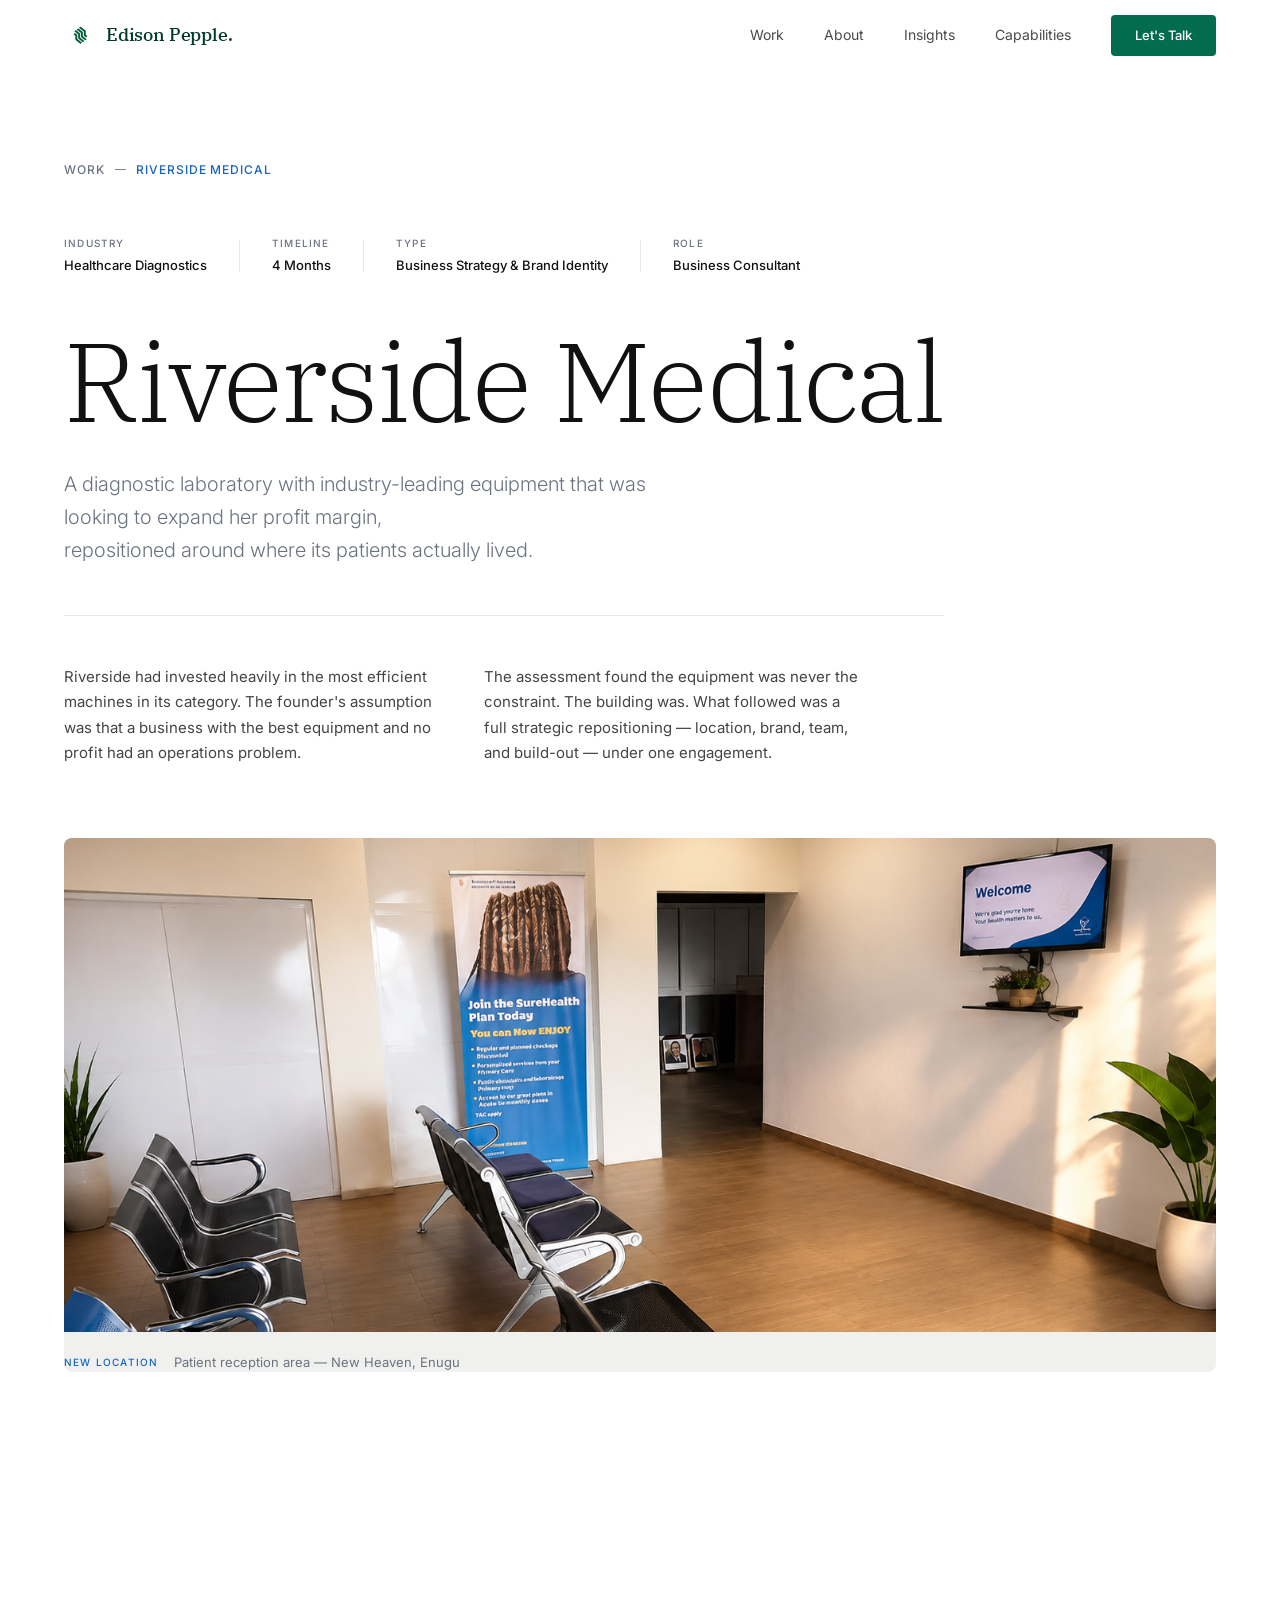
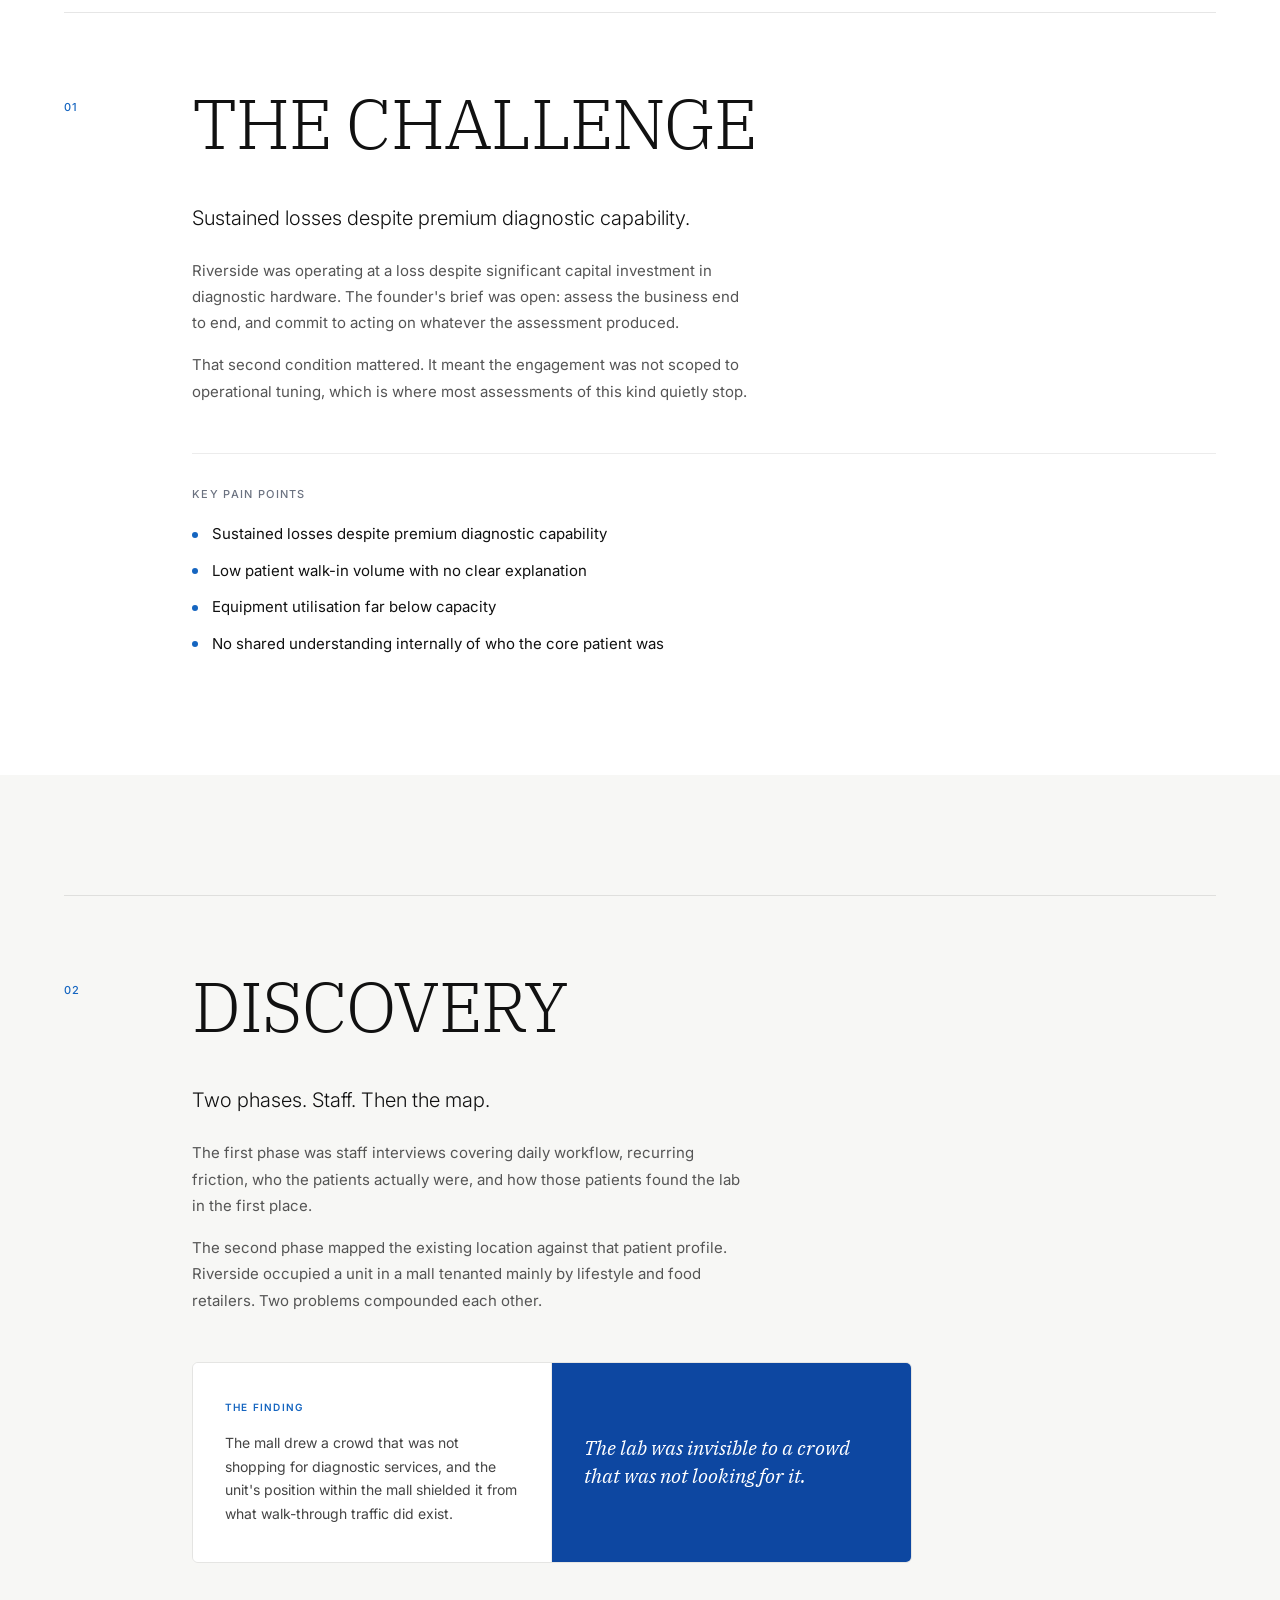
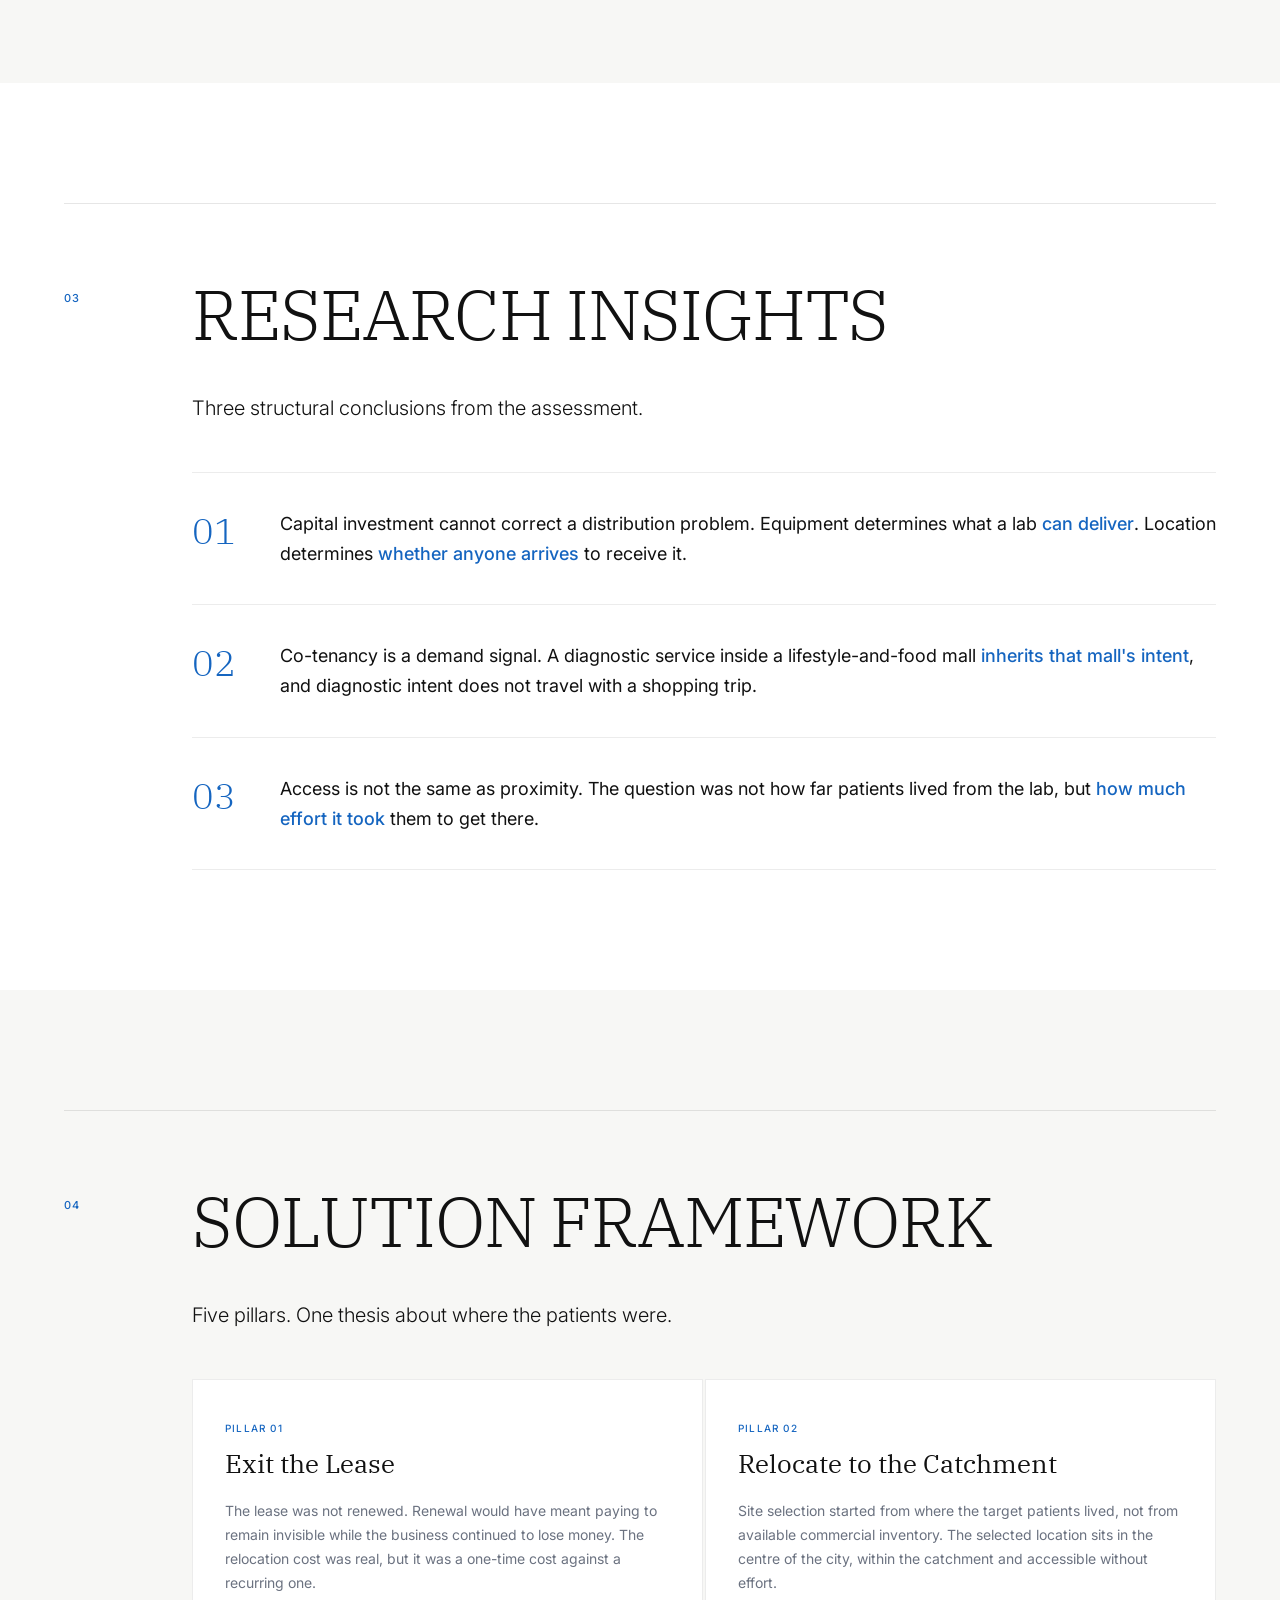
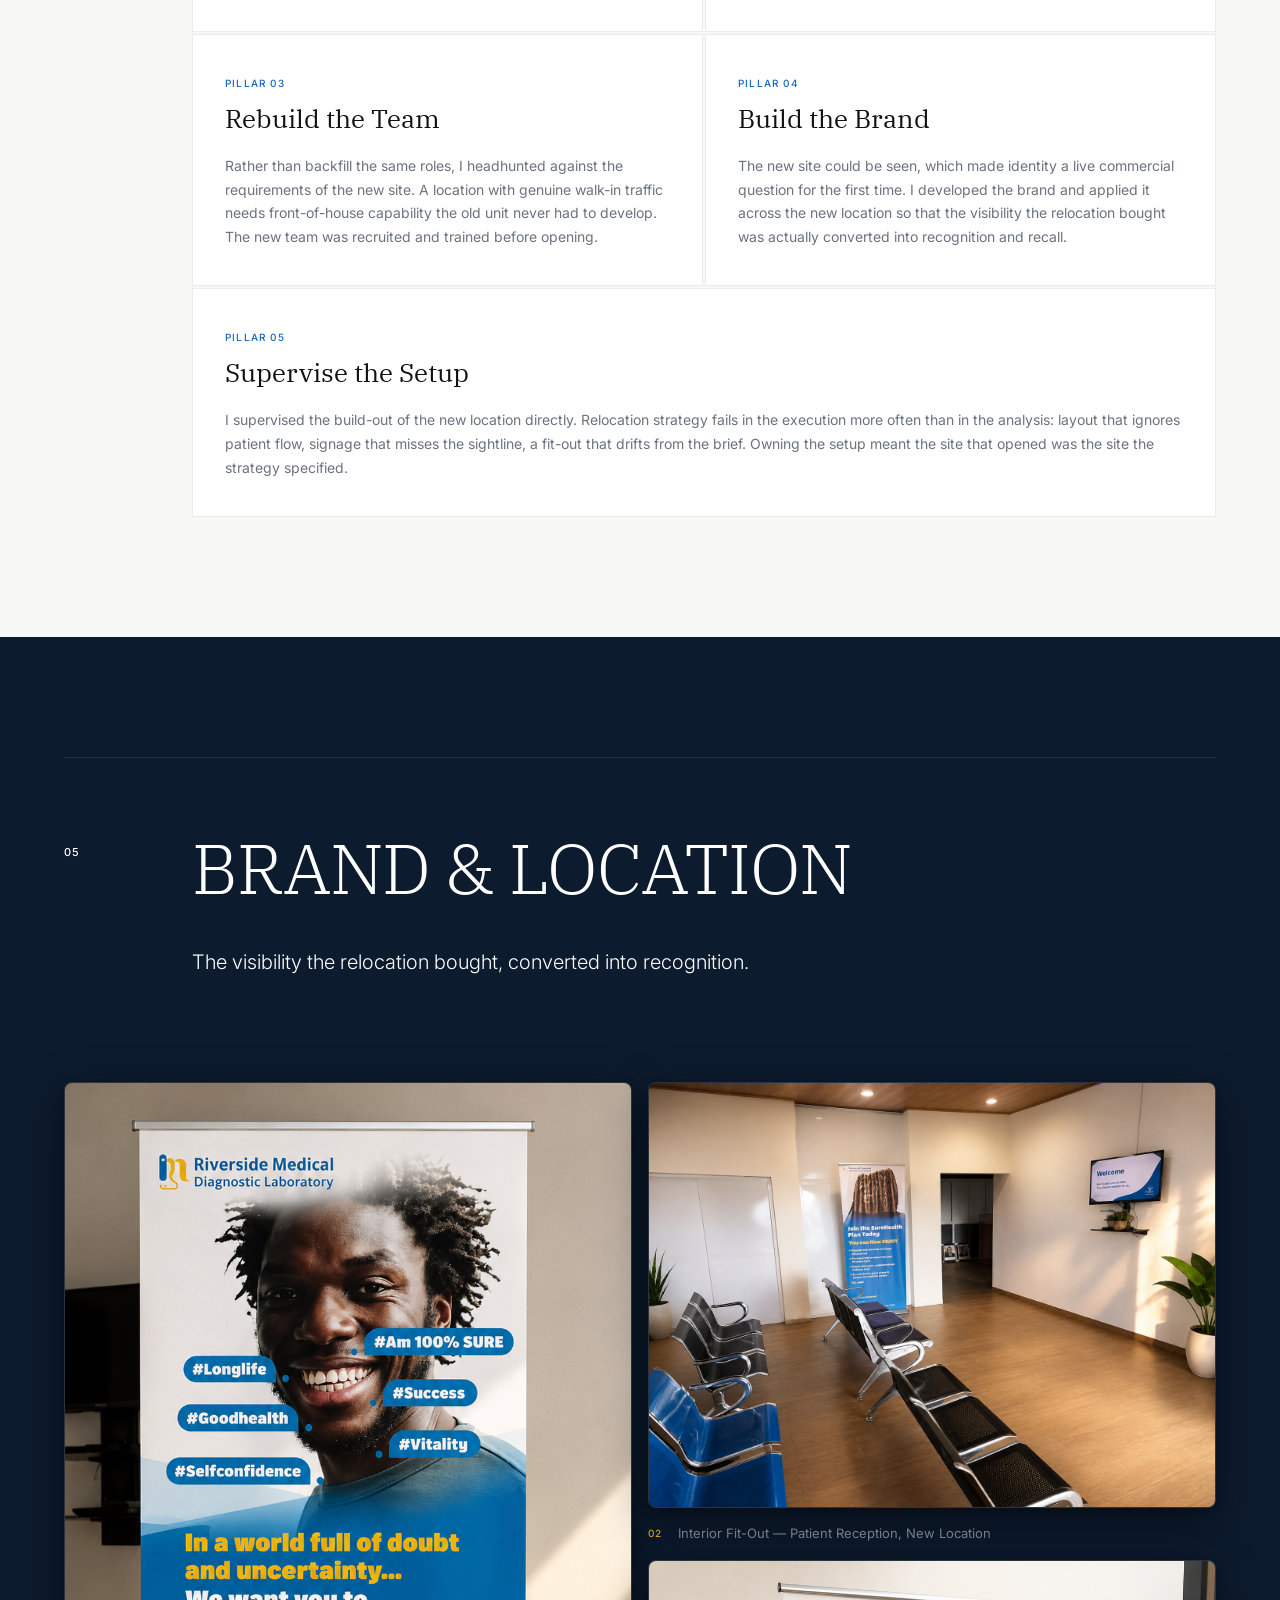
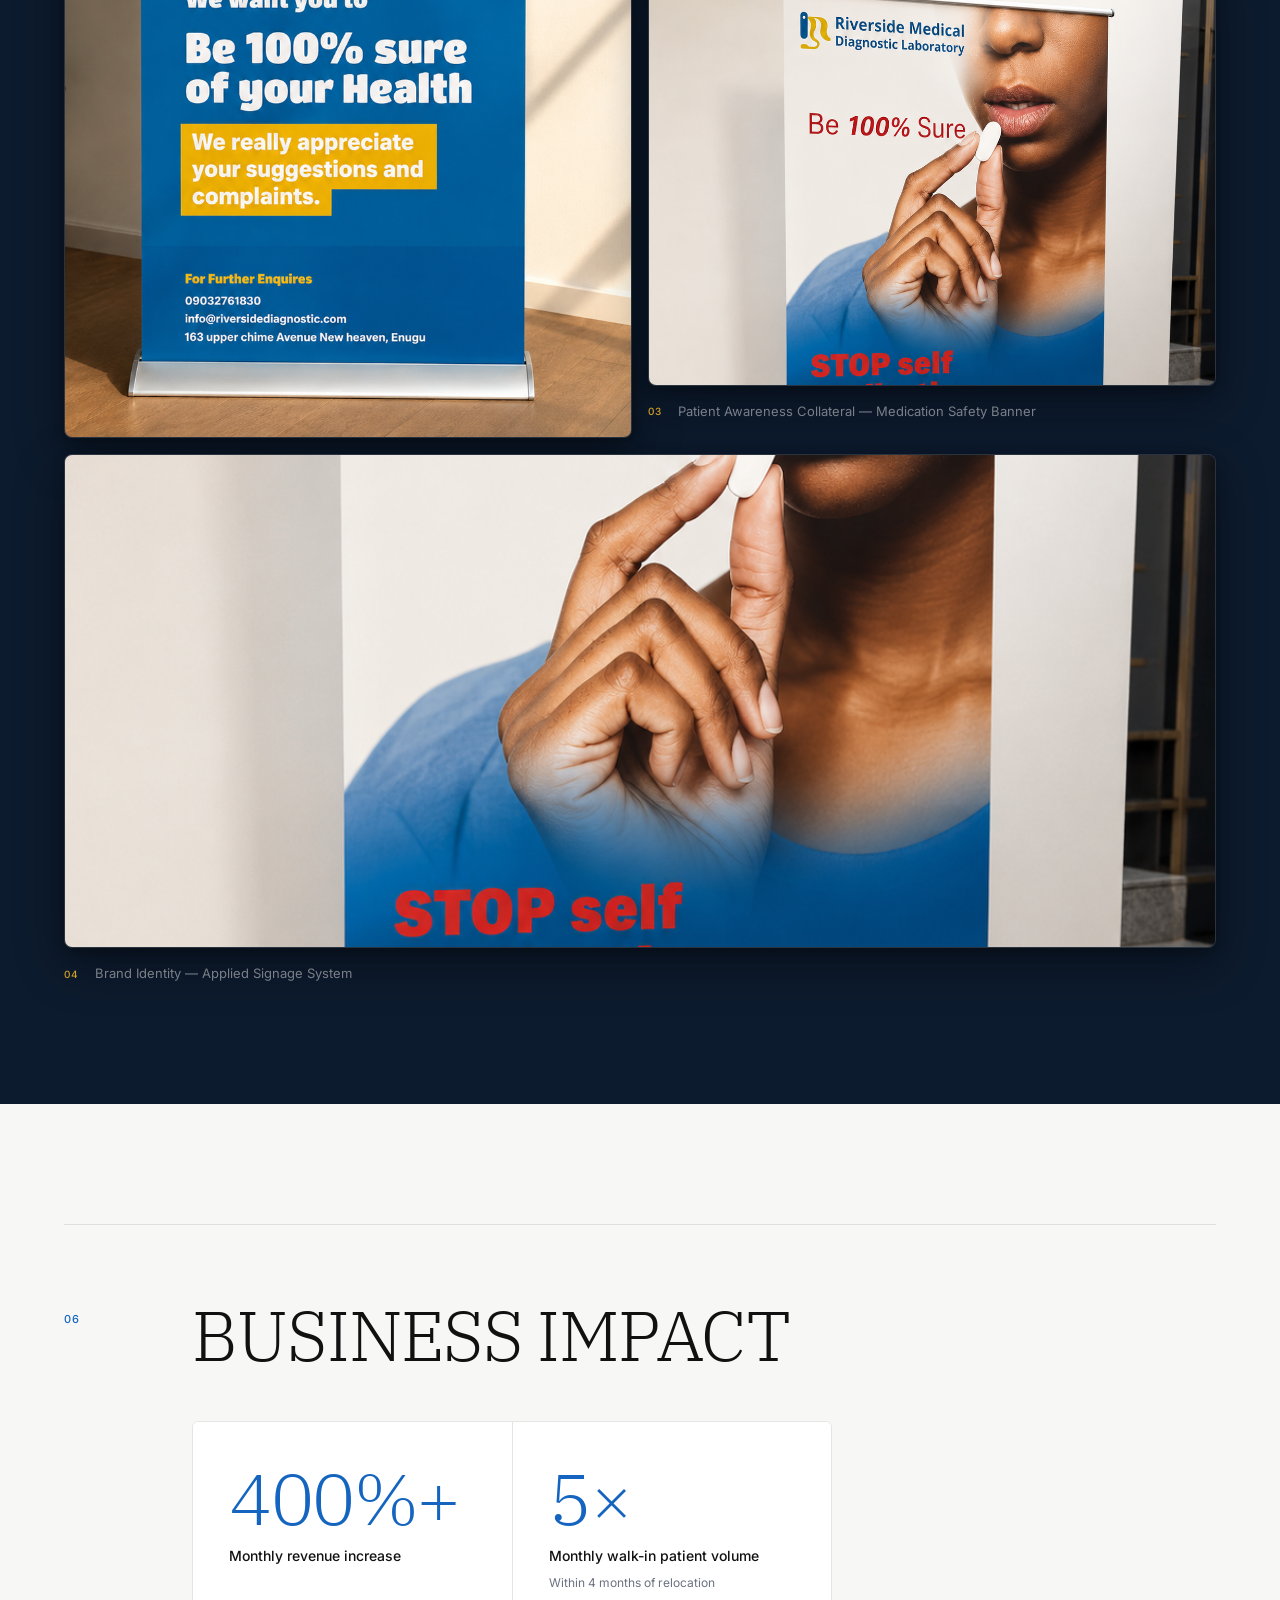
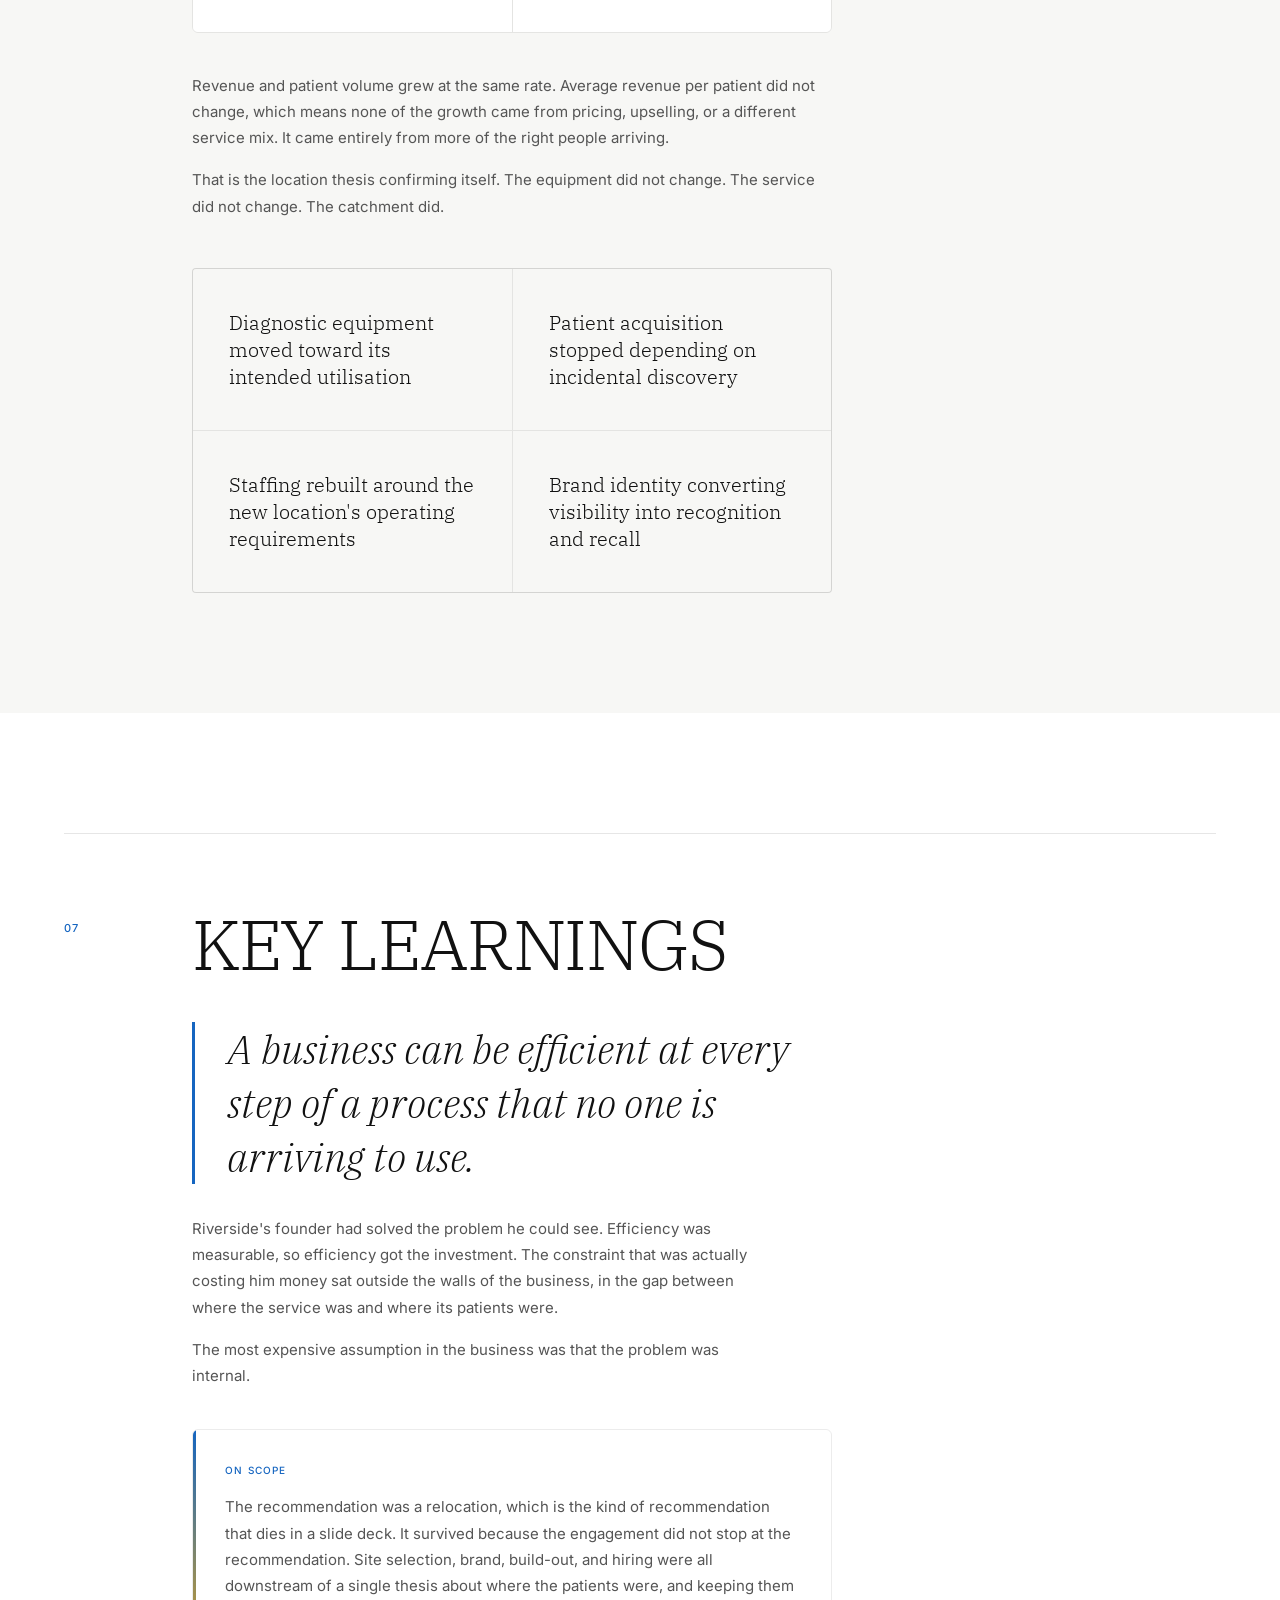
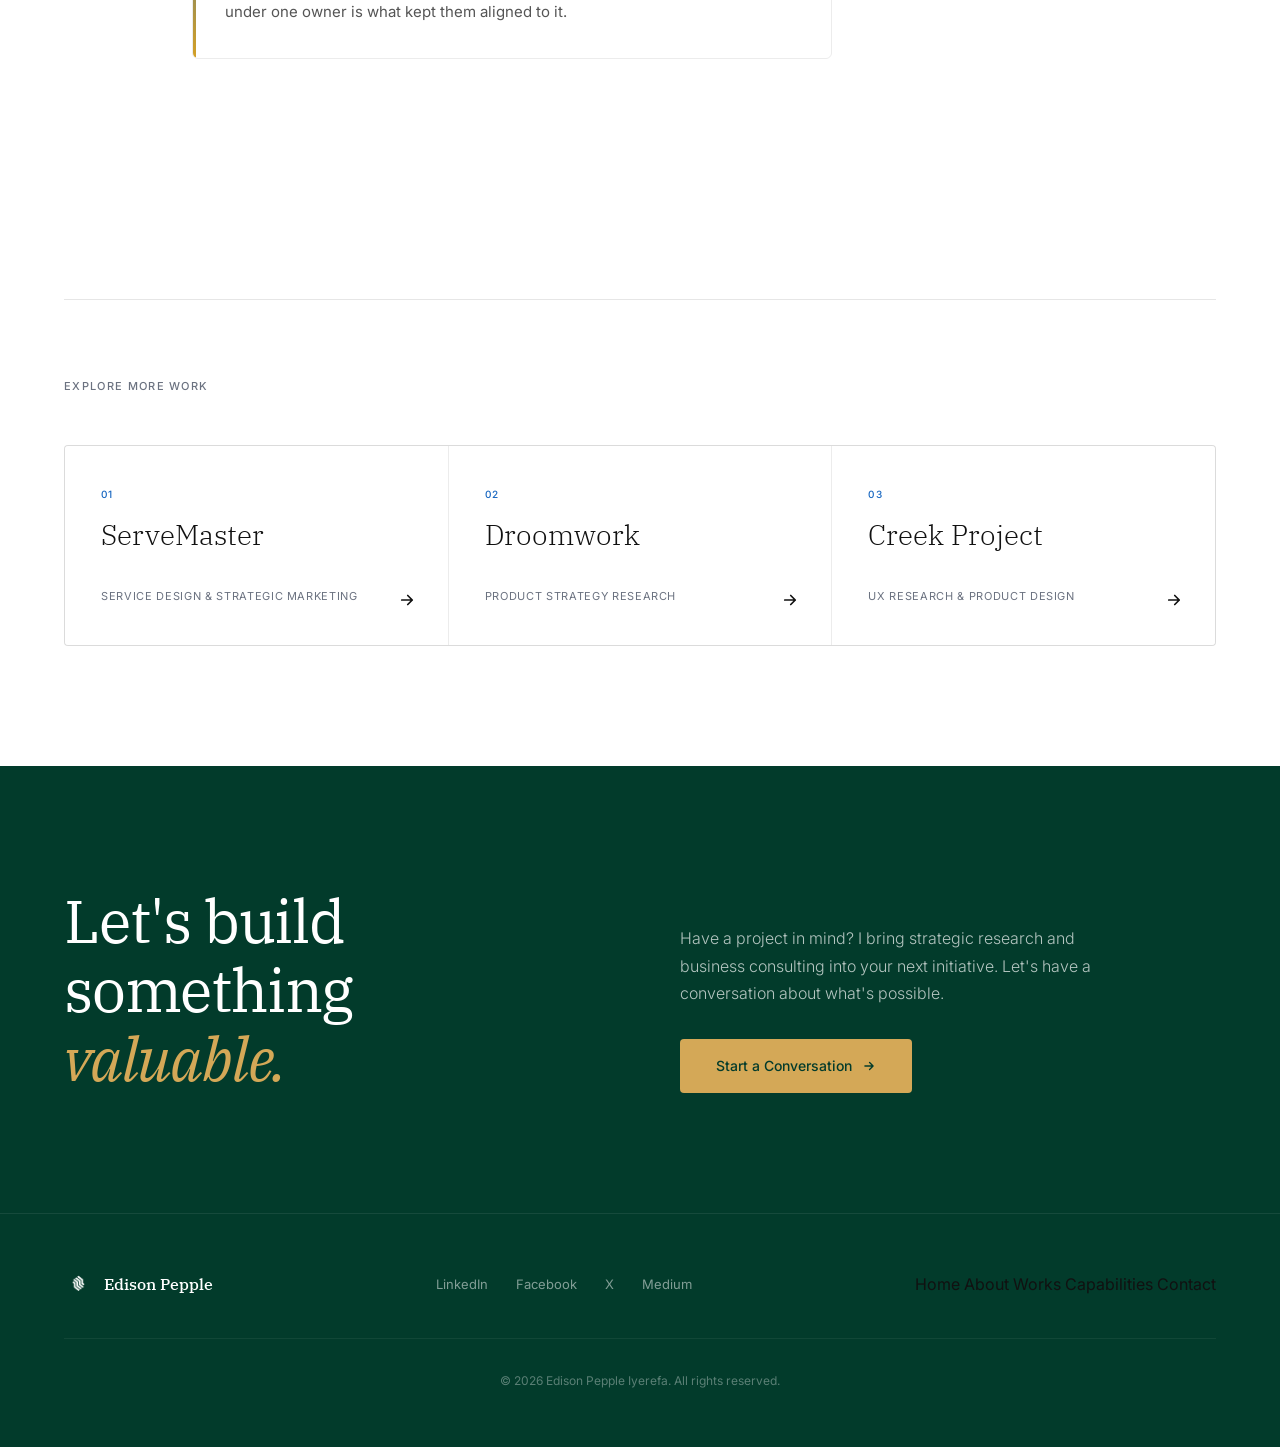
<file: riverside.html>
<!DOCTYPE html>
<html lang="en">
<head>
  <meta charset="UTF-8">
  <meta name="viewport" content="width=device-width, initial-scale=1.0">
  <title>Riverside Medical Diagnostic Laboratory — Case Study | Edison Pepple</title>
  <meta name="description" content="A diagnostic laboratory with industry-leading equipment that could not turn a profit, repositioned around where its patients actually lived. Business strategy case study by Edison Pepple.">
  <meta name="keywords" content="Riverside Medical, Edison Pepple, Business Strategy, Healthcare Diagnostics, Brand Identity, Relocation Strategy, Case Study">
  <meta name="author" content="Edison Pepple">

  <!-- Fonts -->
  <link rel="preconnect" href="https://fonts.googleapis.com">
  <link rel="preconnect" href="https://fonts.gstatic.com" crossorigin>
  <link href="https://fonts.googleapis.com/css2?family=IBM+Plex+Serif:ital,wght@0,300;0,400;0,500;0,600;0,700;1,300;1,400;1,500;1,600;1,700&family=Inter:wght@300;400;500;600;700&display=swap" rel="stylesheet">

  <!-- Styles -->
  <link rel="stylesheet" href="styles.css">
  <link rel="stylesheet" href="riverside.css">

  <!-- Favicon -->
  <link rel="icon" type="image/png" href="assets/images/logo-icon.png">
</head>
<body class="cs-page">

  <!-- ================================================================
       NAVIGATION
       ================================================================ -->
  <nav class="nav" id="navbar">
    <a href="index.html" class="nav__logo" aria-label="Edison Pepple Home">
      <img src="assets/images/logo-icon.png" alt="Edison Pepple Logo" class="nav__logo-icon">
      <span class="nav__logo-text">Edison Pepple.</span>
    </a>

    <div class="nav__links" id="navLinks">
      <a href="works.html" class="nav__link" id="nav-work">Work</a>
      <a href="about.html" class="nav__link" id="nav-about">About</a>
      <a href="https://medium.com/@peppleiyerefa" target="_blank" class="nav__link" id="nav-insights">Insights</a>
      <a href="services.html" class="nav__link" id="nav-services">Capabilities</a>
      <a href="contact.html" class="nav__cta" id="nav-lets-talk">Let's Talk</a>
    </div>

    <button class="nav__menu-btn" id="menuBtn" aria-label="Toggle menu">
      <span></span>
      <span></span>
      <span></span>
    </button>
  </nav>

  <!-- ================================================================
       CASE STUDY HERO
       ================================================================ -->
  <section class="cs-hero" id="cs-hero">
    <div class="container">
      <div class="cs-hero__inner">

        <!-- Breadcrumb -->
        <nav class="cs-breadcrumb reveal" aria-label="Breadcrumb">
          <a href="works.html" class="cs-breadcrumb__link">Work</a>
          <span class="cs-breadcrumb__sep">—</span>
          <span class="cs-breadcrumb__current">Riverside Medical</span>
        </nav>

        <!-- Meta row -->
        <div class="cs-hero__meta reveal reveal-delay-1">
          <div class="cs-hero__meta-item">
            <span class="cs-hero__meta-label label">Industry</span>
            <span class="cs-hero__meta-value">Healthcare Diagnostics</span>
          </div>
          <div class="cs-hero__meta-divider"></div>
          <div class="cs-hero__meta-item">
            <span class="cs-hero__meta-label label">Timeline</span>
            <span class="cs-hero__meta-value">4 Months</span>
          </div>
          <div class="cs-hero__meta-divider"></div>
          <div class="cs-hero__meta-item">
            <span class="cs-hero__meta-label label">Type</span>
            <span class="cs-hero__meta-value">Business Strategy &amp; Brand Identity</span>
          </div>
          <div class="cs-hero__meta-divider"></div>
          <div class="cs-hero__meta-item">
            <span class="cs-hero__meta-label label">Role</span>
            <span class="cs-hero__meta-value">Business Consultant</span>
          </div>
        </div>

        <!-- Headline -->
        <h1 class="cs-hero__title reveal reveal-delay-2">Riverside Medical</h1>

        <!-- Subtitle -->
        <p class="cs-hero__subtitle body-lg reveal reveal-delay-3">
          A diagnostic laboratory with industry-leading equipment that was looking to expand her profit margin,<br>
          repositioned around where its patients actually lived.
        </p>

        <div class="cs-hero__divider reveal reveal-delay-3"></div>

        <!-- Hero summary -->
        <div class="cs-hero__summary reveal reveal-delay-3">
          <p class="cs-hero__summary-text">
            Riverside had invested heavily in the most efficient machines in its category. The founder's assumption was that a business with the best equipment and no profit had an operations problem.
          </p>
          <p class="cs-hero__summary-text">
            The assessment found the equipment was never the constraint. The building was. What followed was a full strategic repositioning — location, brand, team, and build-out — under one engagement.
          </p>
        </div>

      </div>
    </div>
  </section>

  <!-- ================================================================
       HERO IMAGE — Full bleed opening visual
       ================================================================ -->
  <section class="riv-hero-image" id="riv-hero-image" aria-hidden="true">
    <div class="container">
      <figure class="riv-hero-image__frame reveal">
        <img
          src="assets/images/Riverside_image1.png"
          alt="Riverside Medical Diagnostic Laboratory — new patient waiting area at the New Heaven, Enugu location"
          class="riv-hero-image__img"
          loading="eager"
        >
        <figcaption class="riv-hero-image__caption">
          <span class="riv-hero-image__caption-label label">New Location</span>
          Patient reception area — New Heaven, Enugu
        </figcaption>
      </figure>
    </div>
  </section>

  <!-- ================================================================
       SECTION 01 — THE CHALLENGE
       ================================================================ -->
  <section class="cs-section" id="cs-challenge">
    <div class="container">
      <div class="cs-section__divider"></div>
      <div class="cs-section__inner">

        <div class="cs-section__label-col">
          <span class="cs-section__number label">01</span>
        </div>

        <div class="cs-section__body">
          <h2 class="cs-section__headline reveal">The Challenge</h2>

          <p class="cs-section__lead body-lg reveal reveal-delay-1">
            Sustained losses despite premium diagnostic capability.
          </p>
          <p class="cs-section__text body-md reveal reveal-delay-1">
            Riverside was operating at a loss despite significant capital investment in diagnostic hardware. The founder's brief was open: assess the business end to end, and commit to acting on whatever the assessment produced.
          </p>
          <p class="cs-section__text body-md reveal reveal-delay-2">
            That second condition mattered. It meant the engagement was not scoped to operational tuning, which is where most assessments of this kind quietly stop.
          </p>

          <!-- Pain Points -->
          <div class="cs-pain-points reveal reveal-delay-2">
            <span class="label cs-pain-points__label">Key Pain Points</span>
            <ul class="cs-pain-list" role="list">
              <li class="cs-pain-list__item">
                <span class="cs-pain-list__icon" aria-hidden="true"></span>
                Sustained losses despite premium diagnostic capability
              </li>
              <li class="cs-pain-list__item">
                <span class="cs-pain-list__icon" aria-hidden="true"></span>
                Low patient walk-in volume with no clear explanation
              </li>
              <li class="cs-pain-list__item">
                <span class="cs-pain-list__icon" aria-hidden="true"></span>
                Equipment utilisation far below capacity
              </li>
              <li class="cs-pain-list__item">
                <span class="cs-pain-list__icon" aria-hidden="true"></span>
                No shared understanding internally of who the core patient was
              </li>
            </ul>
          </div>
        </div>

      </div>
    </div>
  </section>

  <!-- ================================================================
       SECTION 02 — DISCOVERY
       ================================================================ -->
  <section class="cs-section cs-section--tinted" id="cs-discovery">
    <div class="container">
      <div class="cs-section__divider"></div>
      <div class="cs-section__inner">

        <div class="cs-section__label-col">
          <span class="cs-section__number label">02</span>
        </div>

        <div class="cs-section__body">
          <h2 class="cs-section__headline reveal">Discovery</h2>
          <p class="cs-section__lead body-lg reveal reveal-delay-1">
            Two phases. Staff. Then the map.
          </p>
          <p class="cs-section__text body-md reveal reveal-delay-1">
            The first phase was staff interviews covering daily workflow, recurring friction, who the patients actually were, and how those patients found the lab in the first place.
          </p>
          <p class="cs-section__text body-md reveal reveal-delay-2">
            The second phase mapped the existing location against that patient profile. Riverside occupied a unit in a mall tenanted mainly by lifestyle and food retailers. Two problems compounded each other.
          </p>

          <!-- Discovery Finding -->
          <div class="riv-finding reveal reveal-delay-2" id="riv-finding">
            <div class="riv-finding__inner">
              <div class="riv-finding__left">
                <span class="riv-finding__tag label">The Finding</span>
                <p class="riv-finding__text">
                  The mall drew a crowd that was not shopping for diagnostic services, and the unit's position within the mall shielded it from what walk-through traffic did exist.
                </p>
              </div>
              <div class="riv-finding__right">
                <p class="riv-finding__conclusion">
                  The lab was invisible to a crowd that was not looking for it.
                </p>
              </div>
            </div>
          </div>

        </div>

      </div>
    </div>
  </section>

  <!-- ================================================================
       SECTION 03 — RESEARCH INSIGHTS
       ================================================================ -->
  <section class="cs-section" id="cs-research">
    <div class="container">
      <div class="cs-section__divider"></div>
      <div class="cs-section__inner">

        <div class="cs-section__label-col">
          <span class="cs-section__number label">03</span>
        </div>

        <div class="cs-section__body">
          <h2 class="cs-section__headline reveal">Research Insights</h2>
          <p class="cs-section__lead body-lg reveal reveal-delay-1">
            Three structural conclusions from the assessment.
          </p>

          <!-- Insight Cards -->
          <div class="cs-insight-grid reveal reveal-delay-2">

            <article class="cs-insight-card" id="insight-01">
              <span class="cs-insight-card__number">01</span>
              <p class="cs-insight-card__text">
                Capital investment cannot correct a distribution problem. Equipment determines what a lab <em>can deliver</em>. Location determines <em>whether anyone arrives</em> to receive it.
              </p>
            </article>

            <article class="cs-insight-card" id="insight-02">
              <span class="cs-insight-card__number">02</span>
              <p class="cs-insight-card__text">
                Co-tenancy is a demand signal. A diagnostic service inside a lifestyle-and-food mall <em>inherits that mall's intent</em>, and diagnostic intent does not travel with a shopping trip.
              </p>
            </article>

            <article class="cs-insight-card" id="insight-03">
              <span class="cs-insight-card__number">03</span>
              <p class="cs-insight-card__text">
                Access is not the same as proximity. The question was not how far patients lived from the lab, but <em>how much effort it took</em> them to get there.
              </p>
            </article>

          </div>
        </div>

      </div>
    </div>
  </section>

  <!-- ================================================================
       SECTION 04 — SOLUTION FRAMEWORK
       ================================================================ -->
  <section class="cs-section cs-section--tinted" id="cs-solution">
    <div class="container">
      <div class="cs-section__divider"></div>
      <div class="cs-section__inner">

        <div class="cs-section__label-col">
          <span class="cs-section__number label">04</span>
        </div>

        <div class="cs-section__body">
          <h2 class="cs-section__headline reveal">Solution Framework</h2>
          <p class="cs-section__lead body-lg reveal reveal-delay-1">
            Five pillars. One thesis about where the patients were.
          </p>

          <!-- Pillars -->
          <div class="cs-pillars riv-pillars reveal reveal-delay-2">

            <div class="cs-pillar" id="pillar-01">
              <div class="cs-pillar__header">
                <span class="cs-pillar__tag label">Pillar 01</span>
                <h3 class="cs-pillar__title">Exit the Lease</h3>
              </div>
              <p class="cs-pillar__desc body-md">
                The lease was not renewed. Renewal would have meant paying to remain invisible while the business continued to lose money. The relocation cost was real, but it was a one-time cost against a recurring one.
              </p>
              <div class="cs-pillar__accent"></div>
            </div>

            <div class="cs-pillar" id="pillar-02">
              <div class="cs-pillar__header">
                <span class="cs-pillar__tag label">Pillar 02</span>
                <h3 class="cs-pillar__title">Relocate to the Catchment</h3>
              </div>
              <p class="cs-pillar__desc body-md">
                Site selection started from where the target patients lived, not from available commercial inventory. The selected location sits in the centre of the city, within the catchment and accessible without effort.
              </p>
              <div class="cs-pillar__accent"></div>
            </div>

            <div class="cs-pillar" id="pillar-03">
              <div class="cs-pillar__header">
                <span class="cs-pillar__tag label">Pillar 03</span>
                <h3 class="cs-pillar__title">Rebuild the Team</h3>
              </div>
              <p class="cs-pillar__desc body-md">
                Rather than backfill the same roles, I headhunted against the requirements of the new site. A location with genuine walk-in traffic needs front-of-house capability the old unit never had to develop. The new team was recruited and trained before opening.
              </p>
              <div class="cs-pillar__accent"></div>
            </div>

            <div class="cs-pillar" id="pillar-04">
              <div class="cs-pillar__header">
                <span class="cs-pillar__tag label">Pillar 04</span>
                <h3 class="cs-pillar__title">Build the Brand</h3>
              </div>
              <p class="cs-pillar__desc body-md">
                The new site could be seen, which made identity a live commercial question for the first time. I developed the brand and applied it across the new location so that the visibility the relocation bought was actually converted into recognition and recall.
              </p>
              <div class="cs-pillar__accent"></div>
            </div>

            <div class="cs-pillar cs-pillar--wide" id="pillar-05">
              <div class="cs-pillar__header">
                <span class="cs-pillar__tag label">Pillar 05</span>
                <h3 class="cs-pillar__title">Supervise the Setup</h3>
              </div>
              <p class="cs-pillar__desc body-md">
                I supervised the build-out of the new location directly. Relocation strategy fails in the execution more often than in the analysis: layout that ignores patient flow, signage that misses the sightline, a fit-out that drifts from the brief. Owning the setup meant the site that opened was the site the strategy specified.
              </p>
              <div class="cs-pillar__accent"></div>
            </div>

          </div>
        </div>

      </div>
    </div>
  </section>

  <!-- ================================================================
       SECTION 05 — BRAND & VISUAL ASSETS
       ================================================================ -->
  <section class="cs-section cs-section--product riv-gallery-section" id="cs-gallery">
    <div class="container">
      <div class="cs-section__divider riv-gallery-divider"></div>
      <div class="cs-section__inner">

        <div class="cs-section__label-col">
          <span class="cs-section__number label">05</span>
        </div>

        <div class="cs-section__body">
          <h2 class="cs-section__headline reveal">Brand &amp; Location</h2>
          <p class="cs-section__lead body-lg reveal reveal-delay-1">
            The visibility the relocation bought, converted into recognition.
          </p>
        </div>

      </div>

      <!-- Gallery grid -->
      <div class="riv-gallery reveal reveal-delay-2">

        <figure class="riv-gallery__item riv-gallery__item--tall" id="gallery-01">
          <div class="riv-gallery__frame">
            <img
              src="assets/images/Riverside_image2.png"
              alt="Riverside Medical — patient-facing roll-up banner: Be 100% Sure of your Health"
              class="riv-gallery__img"
              loading="lazy"
            >
          </div>
          <figcaption class="riv-gallery__caption">
            <span class="riv-gallery__caption-num label">01</span>
            Patient-Facing Collateral — Health Messaging Banner
          </figcaption>
        </figure>

        <div class="riv-gallery__col">

          <figure class="riv-gallery__item" id="gallery-02">
            <div class="riv-gallery__frame">
              <img
                src="assets/images/Riverside_image1.png"
                alt="Riverside Medical — new waiting room interior at New Heaven, Enugu"
                class="riv-gallery__img"
                loading="lazy"
              >
            </div>
            <figcaption class="riv-gallery__caption">
              <span class="riv-gallery__caption-num label">02</span>
              Interior Fit-Out — Patient Reception, New Location
            </figcaption>
          </figure>

          <figure class="riv-gallery__item" id="gallery-03">
            <div class="riv-gallery__frame">
              <img
                src="assets/images/Riverside_image3.png"
                alt="Riverside Medical — patient awareness roll-up banner: Stop self medication"
                class="riv-gallery__img"
                loading="lazy"
              >
            </div>
            <figcaption class="riv-gallery__caption">
              <span class="riv-gallery__caption-num label">03</span>
              Patient Awareness Collateral — Medication Safety Banner
            </figcaption>
          </figure>

        </div>

        <figure class="riv-gallery__item riv-gallery__item--wide" id="gallery-04">
          <div class="riv-gallery__frame">
            <img
              src="assets/images/Riverside_image4.png"
              alt="Riverside Medical — brand identity applied across patient-facing signage"
              class="riv-gallery__img"
              loading="lazy"
            >
          </div>
          <figcaption class="riv-gallery__caption">
            <span class="riv-gallery__caption-num label">04</span>
            Brand Identity — Applied Signage System
          </figcaption>
        </figure>

      </div>
    </div>
  </section>

  <!-- ================================================================
       SECTION 06 — BUSINESS IMPACT
       ================================================================ -->
  <section class="cs-section cs-section--tinted" id="cs-impact">
    <div class="container">
      <div class="cs-section__divider"></div>
      <div class="cs-section__inner">

        <div class="cs-section__label-col">
          <span class="cs-section__number label">06</span>
        </div>

        <div class="cs-section__body">
          <h2 class="cs-section__headline reveal">Business Impact</h2>

          <!-- Headline metrics -->
          <div class="riv-metrics reveal reveal-delay-1">

            <div class="riv-metric" id="metric-revenue">
              <div class="riv-metric__value">400%+</div>
              <div class="riv-metric__label">Monthly revenue increase</div>
            </div>

            <div class="riv-metric__divider"></div>

            <div class="riv-metric" id="metric-patients">
              <div class="riv-metric__value">5×</div>
              <div class="riv-metric__label">Monthly walk-in patient volume</div>
              <div class="riv-metric__sub">Within 4 months of relocation</div>
            </div>

          </div>

          <p class="cs-section__text body-md reveal reveal-delay-2" style="margin-top: 40px; max-width: 640px;">
            Revenue and patient volume grew at the same rate. Average revenue per patient did not change, which means none of the growth came from pricing, upselling, or a different service mix. It came entirely from more of the right people arriving.
          </p>

          <p class="cs-section__text body-md reveal reveal-delay-2" style="max-width: 640px;">
            That is the location thesis confirming itself. The equipment did not change. The service did not change. The catchment did.
          </p>

          <!-- Secondary outcomes -->
          <div class="cs-impact-grid riv-impact-grid reveal reveal-delay-2">

            <div class="cs-impact-card" id="impact-01">
              <div class="cs-impact-card__accent"></div>
              <p class="cs-impact-card__text">Diagnostic equipment moved toward its intended utilisation</p>
            </div>

            <div class="cs-impact-card" id="impact-02">
              <div class="cs-impact-card__accent"></div>
              <p class="cs-impact-card__text">Patient acquisition stopped depending on incidental discovery</p>
            </div>

            <div class="cs-impact-card" id="impact-03">
              <div class="cs-impact-card__accent"></div>
              <p class="cs-impact-card__text">Staffing rebuilt around the new location's operating requirements</p>
            </div>

            <div class="cs-impact-card" id="impact-04">
              <div class="cs-impact-card__accent"></div>
              <p class="cs-impact-card__text">Brand identity converting visibility into recognition and recall</p>
            </div>

          </div>
        </div>

      </div>
    </div>
  </section>

  <!-- ================================================================
       SECTION 07 — KEY LEARNINGS
       ================================================================ -->
  <section class="cs-section cs-section--learnings" id="cs-learnings">
    <div class="container">
      <div class="cs-section__divider"></div>
      <div class="cs-section__inner">

        <div class="cs-section__label-col">
          <span class="cs-section__number label">07</span>
        </div>

        <div class="cs-section__body">
          <h2 class="cs-section__headline reveal">Key Learnings</h2>

          <blockquote class="cs-learning-quote reveal reveal-delay-1">
            <p>
              A business can be efficient at every step of a process that no one is arriving to use.
            </p>
          </blockquote>

          <p class="cs-section__text body-md reveal reveal-delay-2">
            Riverside's founder had solved the problem he could see. Efficiency was measurable, so efficiency got the investment. The constraint that was actually costing him money sat outside the walls of the business, in the gap between where the service was and where its patients were.
          </p>

          <p class="cs-section__text body-md reveal reveal-delay-2">
            The most expensive assumption in the business was that the problem was internal.
          </p>

          <div class="riv-learning-block reveal reveal-delay-2" id="riv-learning-scope">
            <span class="riv-learning-block__label label">On Scope</span>
            <p class="riv-learning-block__text">
              The recommendation was a relocation, which is the kind of recommendation that dies in a slide deck. It survived because the engagement did not stop at the recommendation. Site selection, brand, build-out, and hiring were all downstream of a single thesis about where the patients were, and keeping them under one owner is what kept them aligned to it.
            </p>
          </div>

        </div>

      </div>
    </div>
  </section>

  <!-- ================================================================
       NEXT PROJECT NAVIGATION
       ================================================================ -->
  <section class="cs-next-projects" id="cs-next">
    <div class="container">
      <div class="cs-section__divider"></div>

      <div class="cs-next-projects__header reveal">
        <span class="label">Explore More Work</span>
      </div>

      <div class="cs-next-projects__grid reveal reveal-delay-1">

        <a href="servemaster.html" class="cs-next-card" id="next-servemaster" aria-label="View ServeMaster case study">
          <span class="cs-next-card__number label">01</span>
          <h3 class="cs-next-card__title">ServeMaster</h3>
          <p class="cs-next-card__role label">Service Design &amp; Strategic Marketing</p>
          <span class="cs-next-card__arrow" aria-hidden="true">
            <svg viewBox="0 0 16 16" fill="none" xmlns="http://www.w3.org/2000/svg">
              <path d="M3.333 8h9.334M8.667 4l4 4-4 4" stroke="currentColor" stroke-width="1.5" stroke-linecap="round" stroke-linejoin="round"/>
            </svg>
          </span>
        </a>

        <a href="droomwork.html" class="cs-next-card" id="next-droomwork" aria-label="View Droomwork case study">
          <span class="cs-next-card__number label">02</span>
          <h3 class="cs-next-card__title">Droomwork</h3>
          <p class="cs-next-card__role label">Product Strategy Research</p>
          <span class="cs-next-card__arrow" aria-hidden="true">
            <svg viewBox="0 0 16 16" fill="none" xmlns="http://www.w3.org/2000/svg">
              <path d="M3.333 8h9.334M8.667 4l4 4-4 4" stroke="currentColor" stroke-width="1.5" stroke-linecap="round" stroke-linejoin="round"/>
            </svg>
          </span>
        </a>

        <a href="creek-project.html" class="cs-next-card" id="next-creek" aria-label="View Creek Project case study">
          <span class="cs-next-card__number label">03</span>
          <h3 class="cs-next-card__title">Creek Project</h3>
          <p class="cs-next-card__role label">UX Research &amp; Product Design</p>
          <span class="cs-next-card__arrow" aria-hidden="true">
            <svg viewBox="0 0 16 16" fill="none" xmlns="http://www.w3.org/2000/svg">
              <path d="M3.333 8h9.334M8.667 4l4 4-4 4" stroke="currentColor" stroke-width="1.5" stroke-linecap="round" stroke-linejoin="round"/>
            </svg>
          </span>
        </a>

      </div>
    </div>
  </section>

  <!-- ================================================================
       CONTACT CTA
       ================================================================ -->
  <section class="contact-cta" id="contact">
    <div class="container">
      <div class="contact-cta__inner">
        <div class="contact-cta__left reveal">
          <h2 class="contact-cta__headline">
            Let's build<br>something<br><em>valuable.</em>
          </h2>
        </div>
        <div class="contact-cta__right reveal reveal-delay-1">
          <p class="contact-cta__subheader">
            Have a project in mind? I bring strategic research and business consulting into your next initiative. Let's have a conversation about what's possible.
          </p>
          <a href="contact.html" class="contact-cta__btn" id="cta-start-conversation">
            Start a Conversation
            <svg viewBox="0 0 16 16" fill="none" xmlns="http://www.w3.org/2000/svg">
              <path d="M3.333 8h9.334M8.667 4l4 4-4 4" stroke="currentColor" stroke-width="1.5" stroke-linecap="round" stroke-linejoin="round"/>
            </svg>
          </a>
        </div>
      </div>
    </div>
  </section>

  <!-- ================================================================
       FOOTER
       ================================================================ -->
  <footer class="footer" id="footer">
    <div class="container">
      <div class="footer__inner">
        <div class="footer__brand">
          <img src="assets/images/logo-icon.png" alt="Edison Pepple" class="footer__logo-icon">
          <span class="footer__brand-name">Edison Pepple</span>
        </div>
        <div class="footer__socials">
          <a href="https://www.linkedin.com/in/pepple-iyerefa-2b3739193/" target="_blank" class="footer__social-link" id="social-linkedin" aria-label="LinkedIn">LinkedIn</a>
          <a href="https://www.facebook.com/people/Edison-Pepple-Iyerefa/61589245192572/" target="_blank" class="footer__social-link" id="social-facebook" aria-label="Facebook">Facebook</a>
          <a href="#" class="footer__social-link" id="social-x" aria-label="X (Twitter)">X</a>
          <a href="https://medium.com/@peppleiyerefa" target="_blank" class="footer__social-link" id="social-medium" aria-label="Medium">Medium</a>
        </div>
        <nav class="footer__nav">
          <a href="index.html" class="footer__nav-link">Home</a>
          <a href="about.html" class="footer__nav-link">About</a>
          <a href="works.html" class="footer__nav-link">Works</a>
          <a href="services.html" class="footer__nav-link">Capabilities</a>
          <a href="contact.html" class="footer__nav-link">Contact</a>
        </nav>
      </div>
      <p class="footer__copyright">
        &copy; 2026 Edison Pepple Iyerefa. All rights reserved.
      </p>
    </div>
  </footer>

  <!-- Scripts -->
  <script src="script.js"></script>
</body>
</html>
</file>
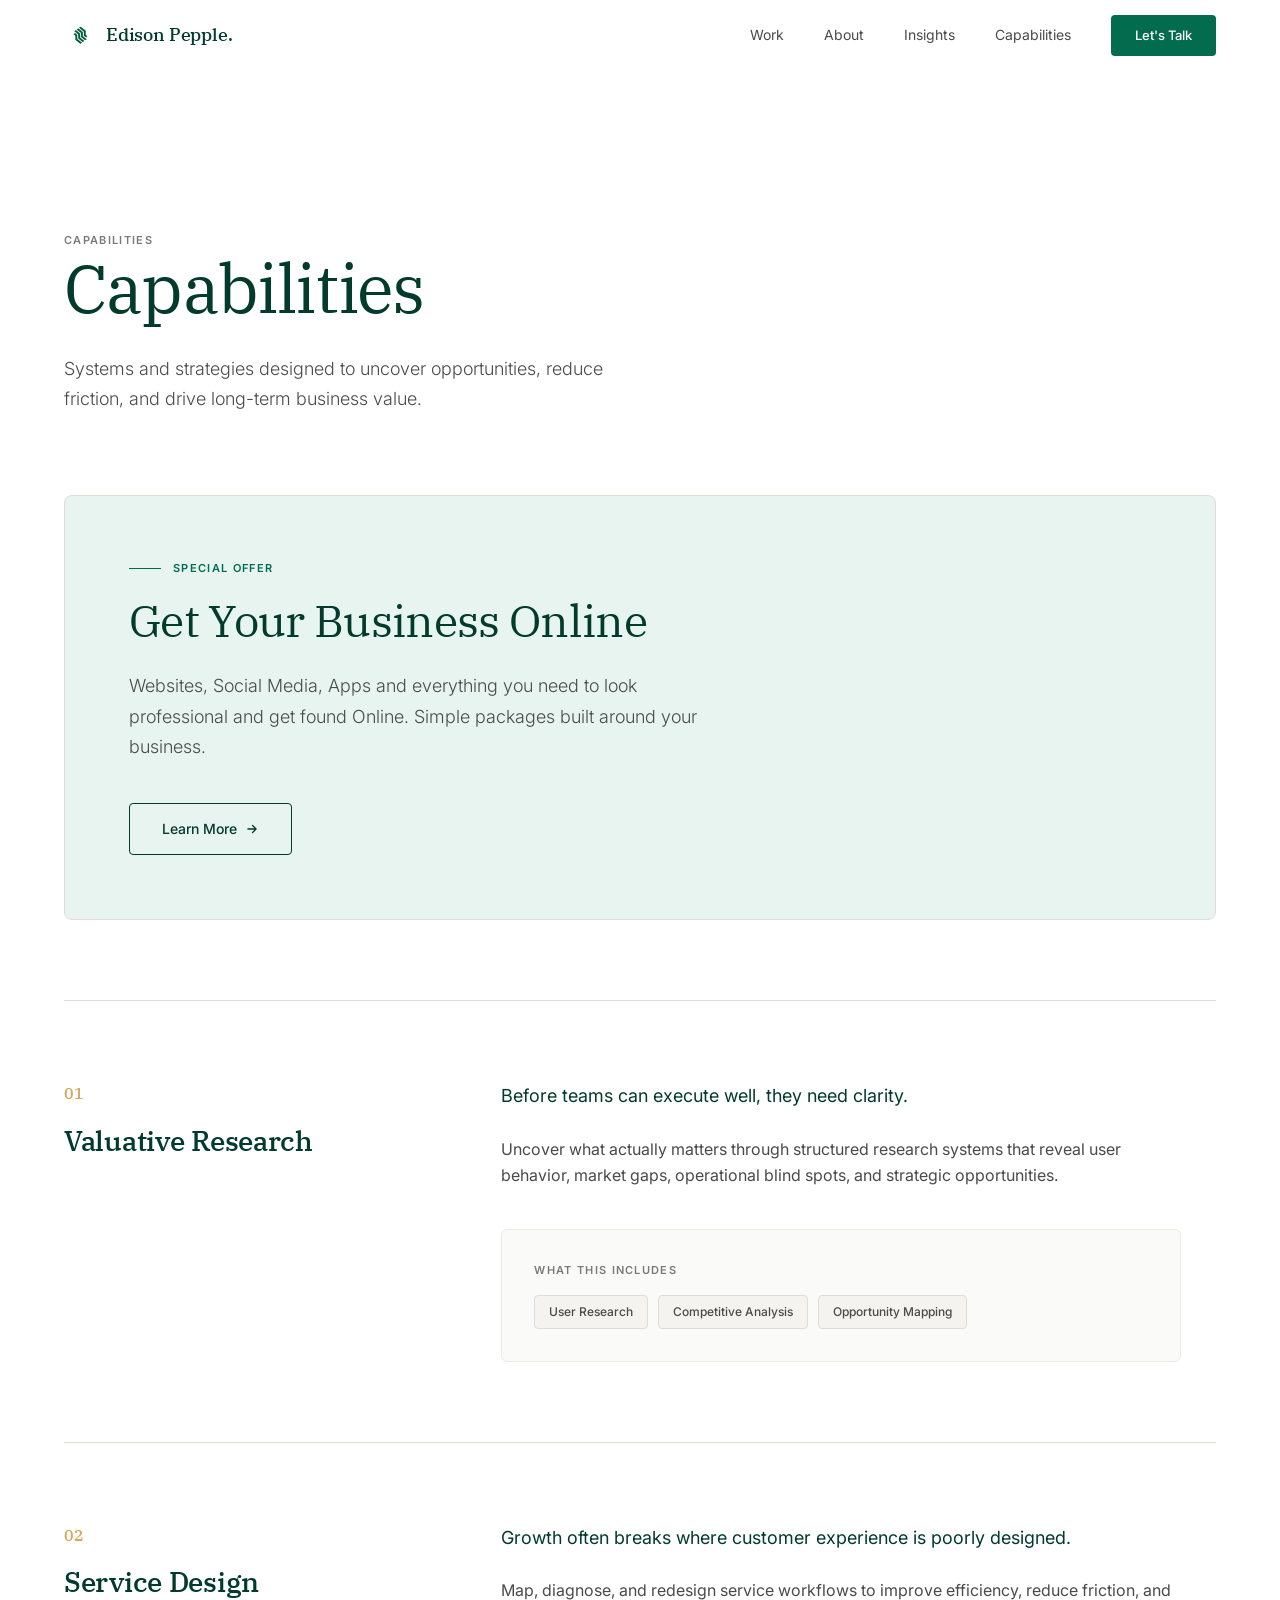
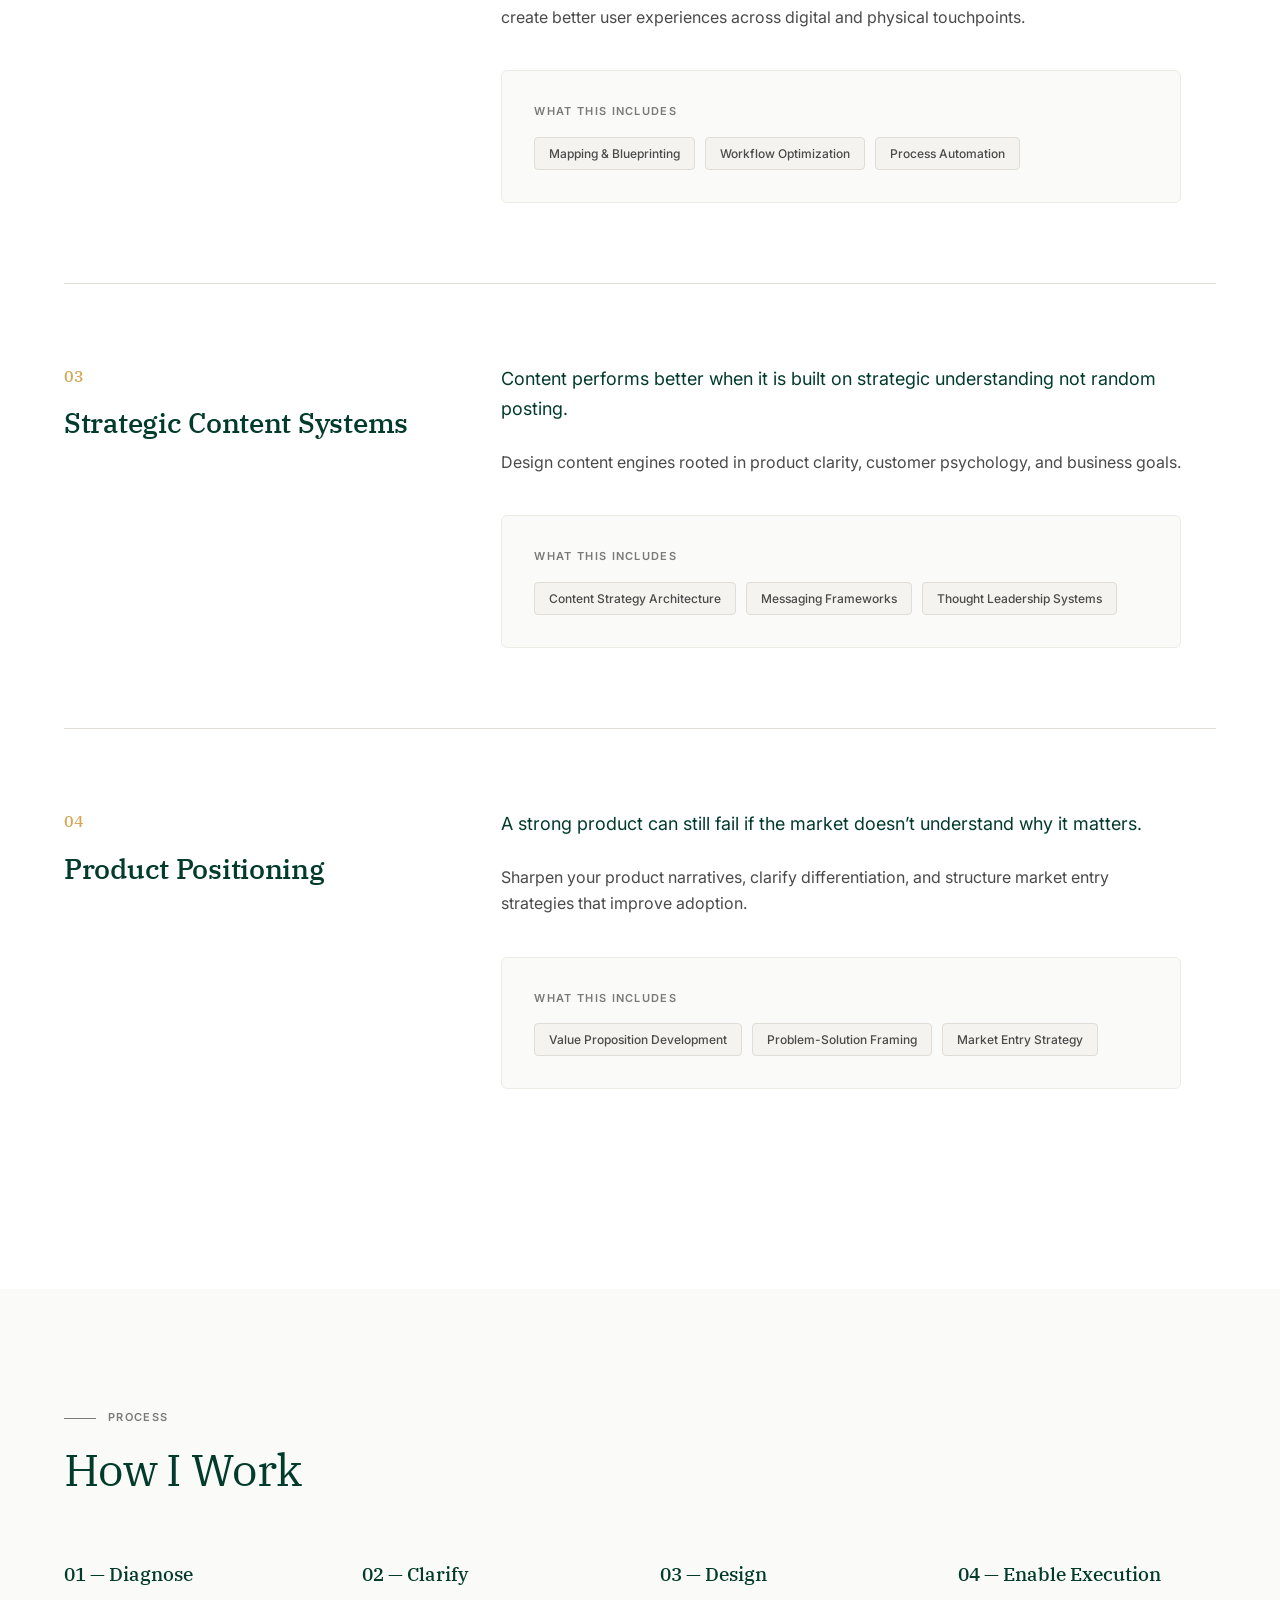
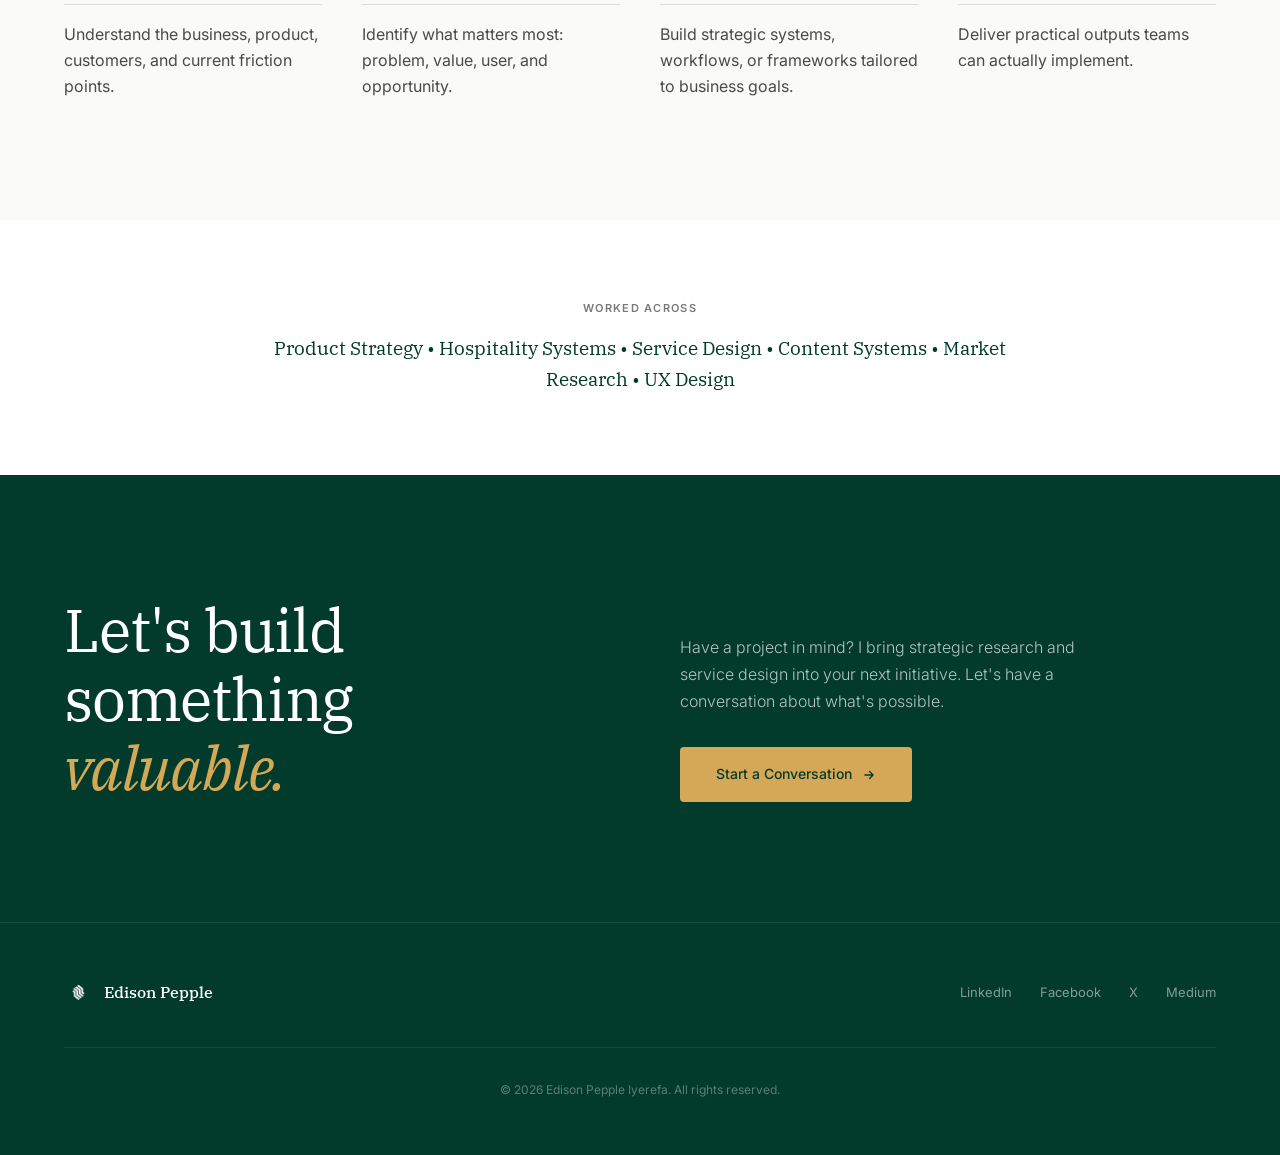
<file: services.html>
<!DOCTYPE html>
<html lang="en">
<head>
  <meta charset="UTF-8">
  <meta name="viewport" content="width=device-width, initial-scale=1.0">
  <title>Capabilities — Edison Pepple</title>
  <meta name="description" content="Strategic capabilities and service offerings by Edison Pepple. Valuative Research, Service Design, Strategic Content Systems, and Product Positioning.">
  <meta name="keywords" content="Edison Pepple, Services, Valuative Research, Service Design, Content Systems, Product Positioning">
  <meta name="author" content="Edison Pepple">

  <!-- Fonts -->
  <link rel="preconnect" href="https://fonts.googleapis.com">
  <link rel="preconnect" href="https://fonts.gstatic.com" crossorigin>
  <link href="https://fonts.googleapis.com/css2?family=IBM+Plex+Serif:ital,wght@0,300;0,400;0,500;0,600;0,700;1,300;1,400;1,500;1,600;1,700&family=Inter:wght@300;400;500;600;700&display=swap" rel="stylesheet">

  <!-- Styles -->
  <link rel="stylesheet" href="styles.css">
  <link rel="stylesheet" href="services.css">

  <!-- Favicon -->
  <link rel="icon" type="image/png" href="assets/images/logo-icon.png">
</head>
<body>

  <!-- ================================================================
       NAVIGATION
       ================================================================ -->
  <nav class="nav" id="navbar">
    <a href="index.html" class="nav__logo" aria-label="Edison Pepple Home">
      <img src="assets/images/logo-icon.png" alt="Edison Pepple Logo" class="nav__logo-icon">
      <span class="nav__logo-text">Edison Pepple.</span>
    </a>

    <div class="nav__links" id="navLinks">
      <a href="works.html" class="nav__link" id="nav-work">Work</a>
      <a href="about.html" class="nav__link" id="nav-about">About</a>
      <a href="https://medium.com/@peppleiyerefa" target="_blank" class="nav__link" id="nav-insights">Insights</a>
      <a href="services.html" class="nav__link nav__link--active" id="nav-services">Capabilities</a>
      <a href="contact.html" class="nav__cta" id="nav-lets-talk">Let's Talk</a>
    </div>

    <button class="nav__menu-btn" id="menuBtn" aria-label="Toggle menu">
      <span></span>
      <span></span>
      <span></span>
    </button>
  </nav>

  <!-- ================================================================
       SERVICES HERO
       ================================================================ -->
  <section class="services-hero" id="services-hero">
    <div class="container">
      <div class="services-hero__inner">
        <div class="services-hero__content">
          <p class="label reveal">Capabilities</p>
          <h1 class="services-hero__headline heading-xl reveal reveal-delay-1">
            Capabilities
          </h1>
          <p class="services-hero__intro body-lg reveal reveal-delay-2">
            Systems and strategies designed to uncover opportunities, reduce friction, and drive long-term business value.
          </p>
        </div>
      </div>
    </div>
  </section>

  <!-- ================================================================
       OFFER SHOWCASE
       ================================================================ -->
  <section class="services-offer reveal" id="services-offer">
    <div class="container">
      <div class="services-offer__inner">
        <div class="services-offer__content">
          <p class="label">Special Offer</p>
          <h2 class="services-offer__title heading-lg">Get Your Business Online</h2>
          <p class="services-offer__desc body-lg">
            Websites, Social Media, Apps and everything you need to look professional and get found Online. Simple packages built around your business.
          </p>
          <a href="offer.html" class="services-offer__btn">
            Learn More
            <svg viewBox="0 0 16 16" fill="none" xmlns="http://www.w3.org/2000/svg">
              <path d="M3.333 8h9.334M8.667 4l4 4-4 4" stroke="currentColor" stroke-width="1.5" stroke-linecap="round" stroke-linejoin="round"/>
            </svg>
          </a>
        </div>
      </div>
    </div>
  </section>

  <!-- ================================================================
       SERVICES LIST
       ================================================================ -->
  <section class="services-list" id="services-list">
    <div class="container">
      <div class="section-divider"></div>
      
      <!-- Service 01 -->
      <article class="service-item reveal">
        <div class="service-item__header">
          <span class="service-item__number">01</span>
          <h2 class="service-item__title heading-md">Valuative Research</h2>
        </div>
        <div class="service-item__content">
          <p class="service-item__desc-lead body-lg">Before teams can execute well, they need clarity.</p>
          <p class="service-item__desc body-md">
            Uncover what actually matters through structured research systems that reveal user behavior, market gaps, operational blind spots, and strategic opportunities.
          </p>
          <div class="service-item__includes">
            <span class="label">What this includes</span>
            <div class="service-item__tags">
              <span class="project-block__tag">User Research</span>
              <span class="project-block__tag">Competitive Analysis</span>
              <span class="project-block__tag">Opportunity Mapping</span>
            </div>
          </div>
        </div>
      </article>

      <!-- Service 02 -->
      <article class="service-item reveal">
        <div class="service-item__header">
          <span class="service-item__number">02</span>
          <h2 class="service-item__title heading-md">Service Design</h2>
        </div>
        <div class="service-item__content">
          <p class="service-item__desc-lead body-lg">Growth often breaks where customer experience is poorly designed.</p>
          <p class="service-item__desc body-md">
            Map, diagnose, and redesign service workflows to improve efficiency, reduce friction, and create better user experiences across digital and physical touchpoints.
          </p>
          <div class="service-item__includes">
            <span class="label">What this includes</span>
            <div class="service-item__tags">
              <span class="project-block__tag">Mapping & Blueprinting</span>
              <span class="project-block__tag">Workflow Optimization</span>
              <span class="project-block__tag">Process Automation</span>
            </div>
          </div>
        </div>
      </article>

      <!-- Service 03 -->
      <article class="service-item reveal">
        <div class="service-item__header">
          <span class="service-item__number">03</span>
          <h2 class="service-item__title heading-md">Strategic Content Systems</h2>
        </div>
        <div class="service-item__content">
          <p class="service-item__desc-lead body-lg">Content performs better when it is built on strategic understanding not random posting.</p>
          <p class="service-item__desc body-md">
            Design content engines rooted in product clarity, customer psychology, and business goals.
          </p>
          <div class="service-item__includes">
            <span class="label">What this includes</span>
            <div class="service-item__tags">
              <span class="project-block__tag">Content Strategy Architecture</span>
              <span class="project-block__tag">Messaging Frameworks</span>
              <span class="project-block__tag">Thought Leadership Systems</span>
            </div>
          </div>
        </div>
      </article>

      <!-- Service 04 -->
      <article class="service-item reveal">
        <div class="service-item__header">
          <span class="service-item__number">04</span>
          <h2 class="service-item__title heading-md">Product Positioning</h2>
        </div>
        <div class="service-item__content">
          <p class="service-item__desc-lead body-lg">A strong product can still fail if the market doesn’t understand why it matters.</p>
          <p class="service-item__desc body-md">
            Sharpen your product narratives, clarify differentiation, and structure market entry strategies that improve adoption.
          </p>
          <div class="service-item__includes">
            <span class="label">What this includes</span>
            <div class="service-item__tags">
              <span class="project-block__tag">Value Proposition Development</span>
              <span class="project-block__tag">Problem-Solution Framing</span>
              <span class="project-block__tag">Market Entry Strategy</span>
            </div>
          </div>
        </div>
      </article>

    </div>
  </section>

  <!-- ================================================================
       PROCESS SECTION
       ================================================================ -->
  <section class="process-section" id="process">
    <div class="container">
      <div class="process-section__header">
        <div class="featured-work__label label reveal">
          <span>Process</span>
        </div>
        <h2 class="process-section__title heading-lg reveal reveal-delay-1">How I Work</h2>
      </div>
      
      <div class="process-section__grid">
        <div class="process-step reveal">
          <h3 class="process-step__title heading-sm">01 &mdash; Diagnose</h3>
          <p class="process-step__desc body-md">Understand the business, product, customers, and current friction points.</p>
        </div>
        <div class="process-step reveal reveal-delay-1">
          <h3 class="process-step__title heading-sm">02 &mdash; Clarify</h3>
          <p class="process-step__desc body-md">Identify what matters most: problem, value, user, and opportunity.</p>
        </div>
        <div class="process-step reveal reveal-delay-2">
          <h3 class="process-step__title heading-sm">03 &mdash; Design</h3>
          <p class="process-step__desc body-md">Build strategic systems, workflows, or frameworks tailored to business goals.</p>
        </div>
        <div class="process-step reveal reveal-delay-3">
          <h3 class="process-step__title heading-sm">04 &mdash; Enable Execution</h3>
          <p class="process-step__desc body-md">Deliver practical outputs teams can actually implement.</p>
        </div>
      </div>
    </div>
  </section>

  <!-- ================================================================
       WORKED ACROSS MARQUEE / BANNER
       ================================================================ -->
  <section class="worked-across" id="worked-across">
    <div class="container">
      <div class="worked-across__inner reveal">
        <span class="label">Worked across</span>
        <h3 class="worked-across__list heading-sm">
          Product Strategy &bull; Hospitality Systems &bull; Service Design &bull; Content Systems &bull; Market Research &bull; UX Design
        </h3>
      </div>
    </div>
  </section>

  <!-- ================================================================
       CONTACT CTA SECTION
       ================================================================ -->
  <section class="contact-cta" id="contact">
    <div class="container">
      <div class="contact-cta__inner">
        <div class="contact-cta__left reveal">
          <h2 class="contact-cta__headline">
            Let's build<br>something<br><em>valuable.</em>
          </h2>
        </div>
        <div class="contact-cta__right reveal reveal-delay-1">
          <p class="contact-cta__subheader">
            Have a project in mind? I bring strategic research and service design into your next initiative. Let's have a conversation about what's possible.
          </p>
          <a href="contact.html" class="contact-cta__btn" id="cta-start-conversation">
            Start a Conversation
            <svg viewBox="0 0 16 16" fill="none" xmlns="http://www.w3.org/2000/svg">
              <path d="M3.333 8h9.334M8.667 4l4 4-4 4" stroke="currentColor" stroke-width="1.5" stroke-linecap="round" stroke-linejoin="round"/>
            </svg>
          </a>
        </div>
      </div>
    </div>
  </section>

  <!-- ================================================================
       FOOTER
       ================================================================ -->
  <footer class="footer" id="footer">
    <div class="container">
      <div class="footer__inner">
        <div class="footer__brand">
          <img src="assets/images/logo-icon.png" alt="Edison Pepple" class="footer__logo-icon">
          <span class="footer__brand-name">Edison Pepple</span>
        </div>
        <div class="footer__socials">
          <a href="#" class="footer__social-link" id="social-linkedin" aria-label="LinkedIn">LinkedIn</a>
          <a href="#" class="footer__social-link" id="social-facebook" aria-label="Facebook">Facebook</a>
          <a href="#" class="footer__social-link" id="social-x" aria-label="X (Twitter)">X</a>
          <a href="#" class="footer__social-link" id="social-medium" aria-label="Medium">Medium</a>
        </div>
      </div>
      <p class="footer__copyright">
        &copy; 2026 Edison Pepple Iyerefa. All rights reserved.
      </p>
    </div>
  </footer>

  <!-- Scripts -->
  <script src="script.js"></script>
</body>
</html>
</file>
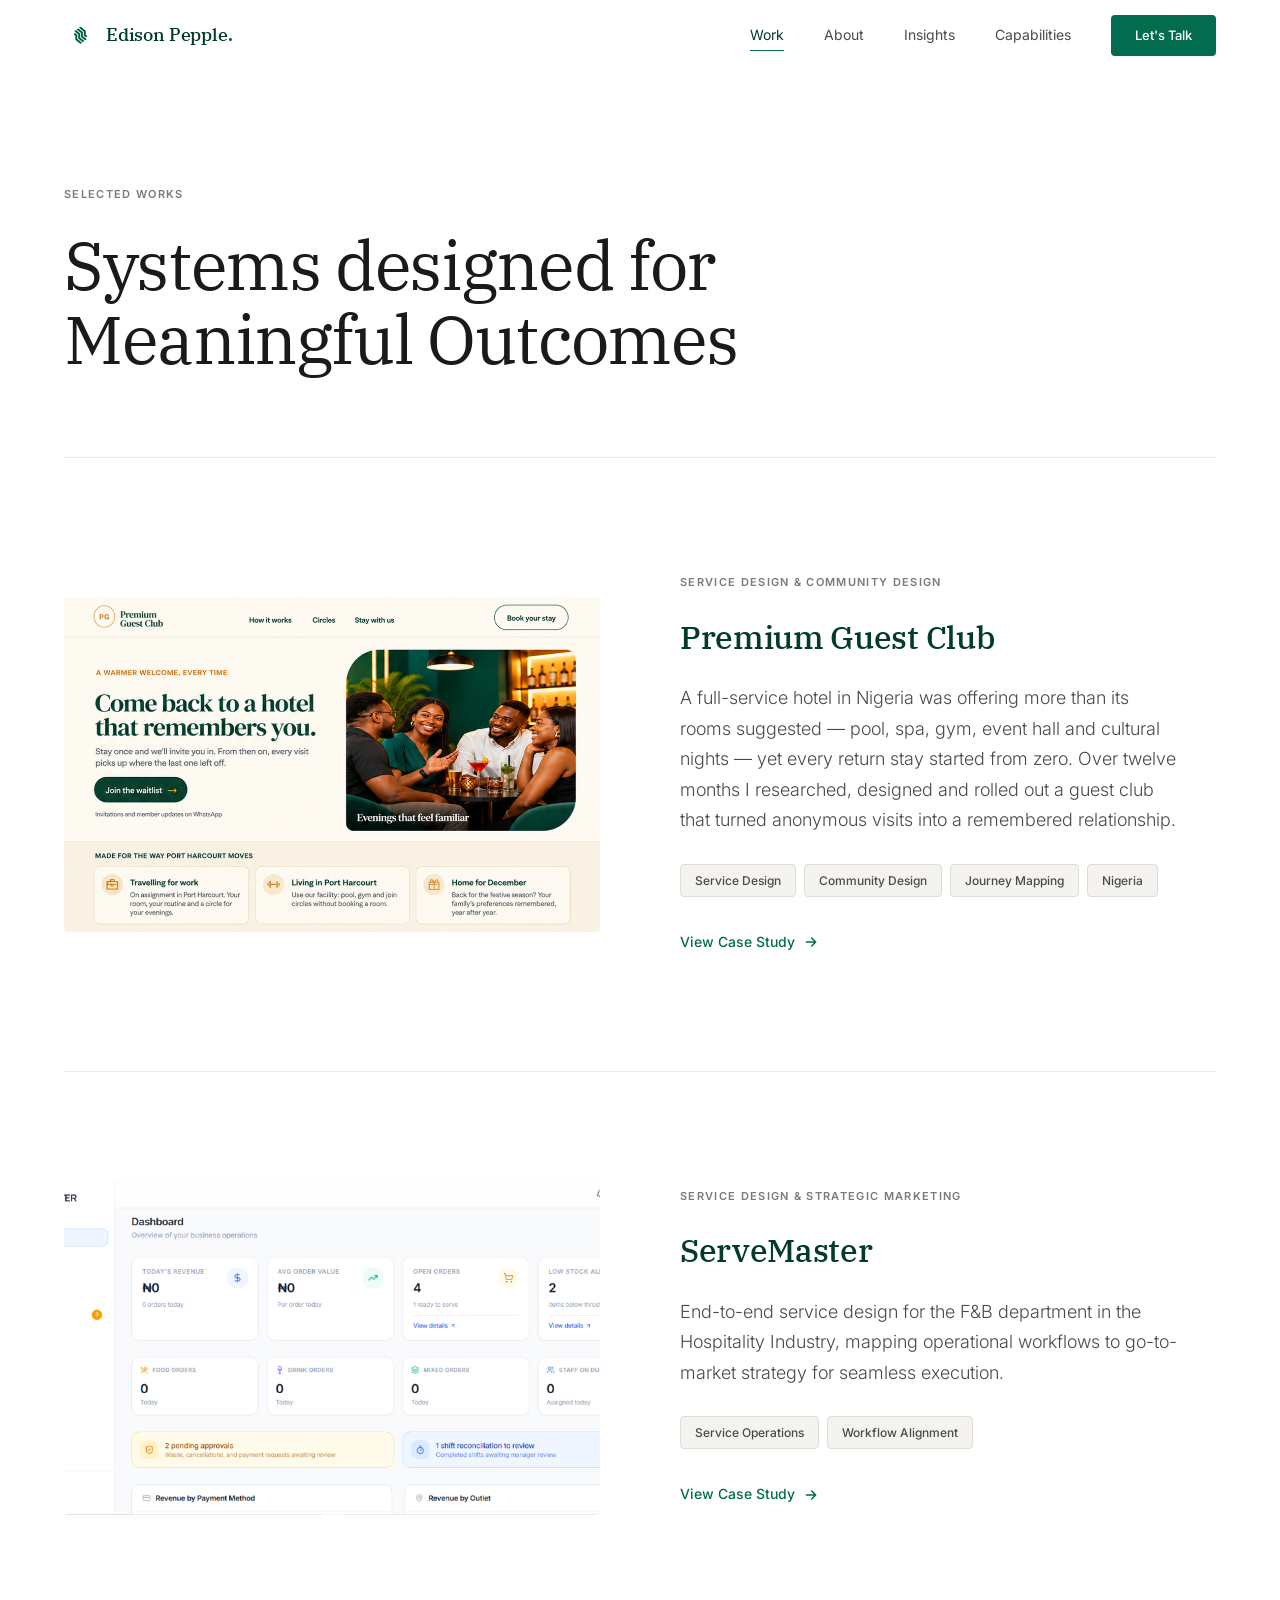
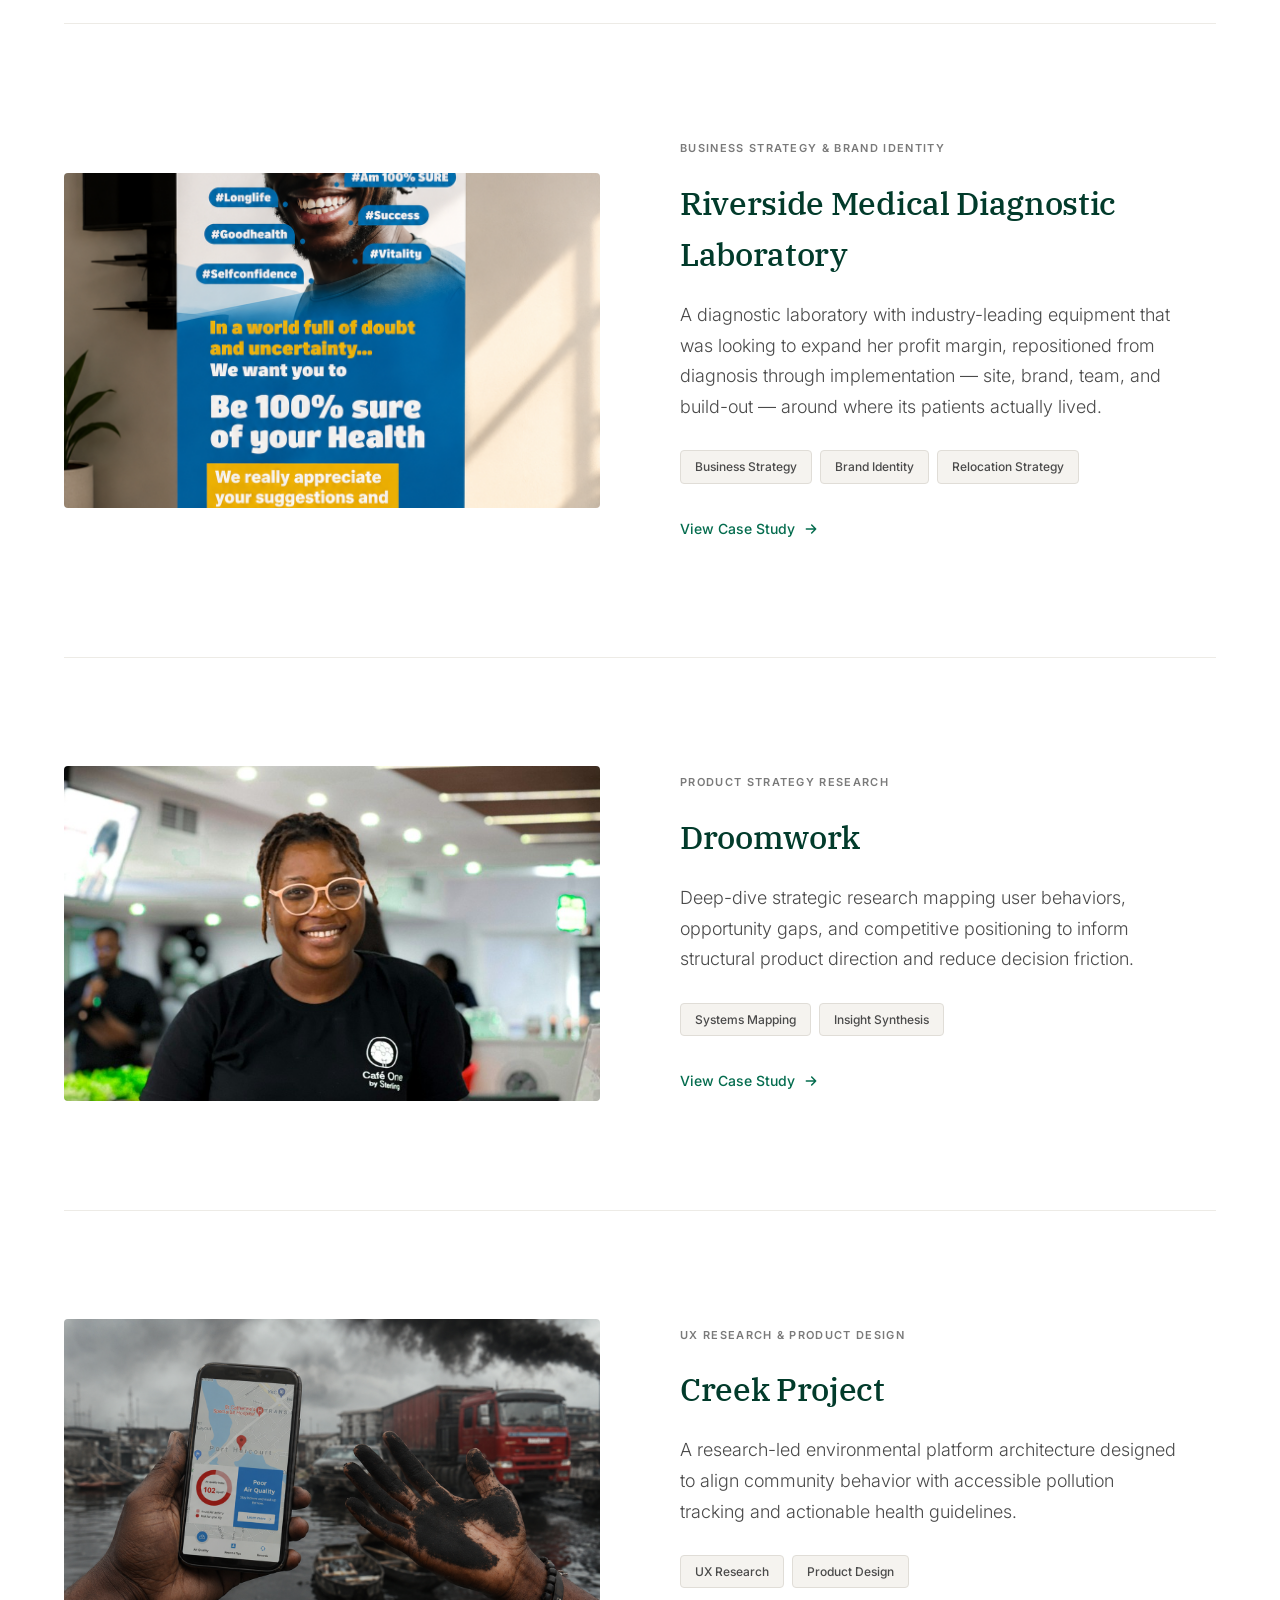
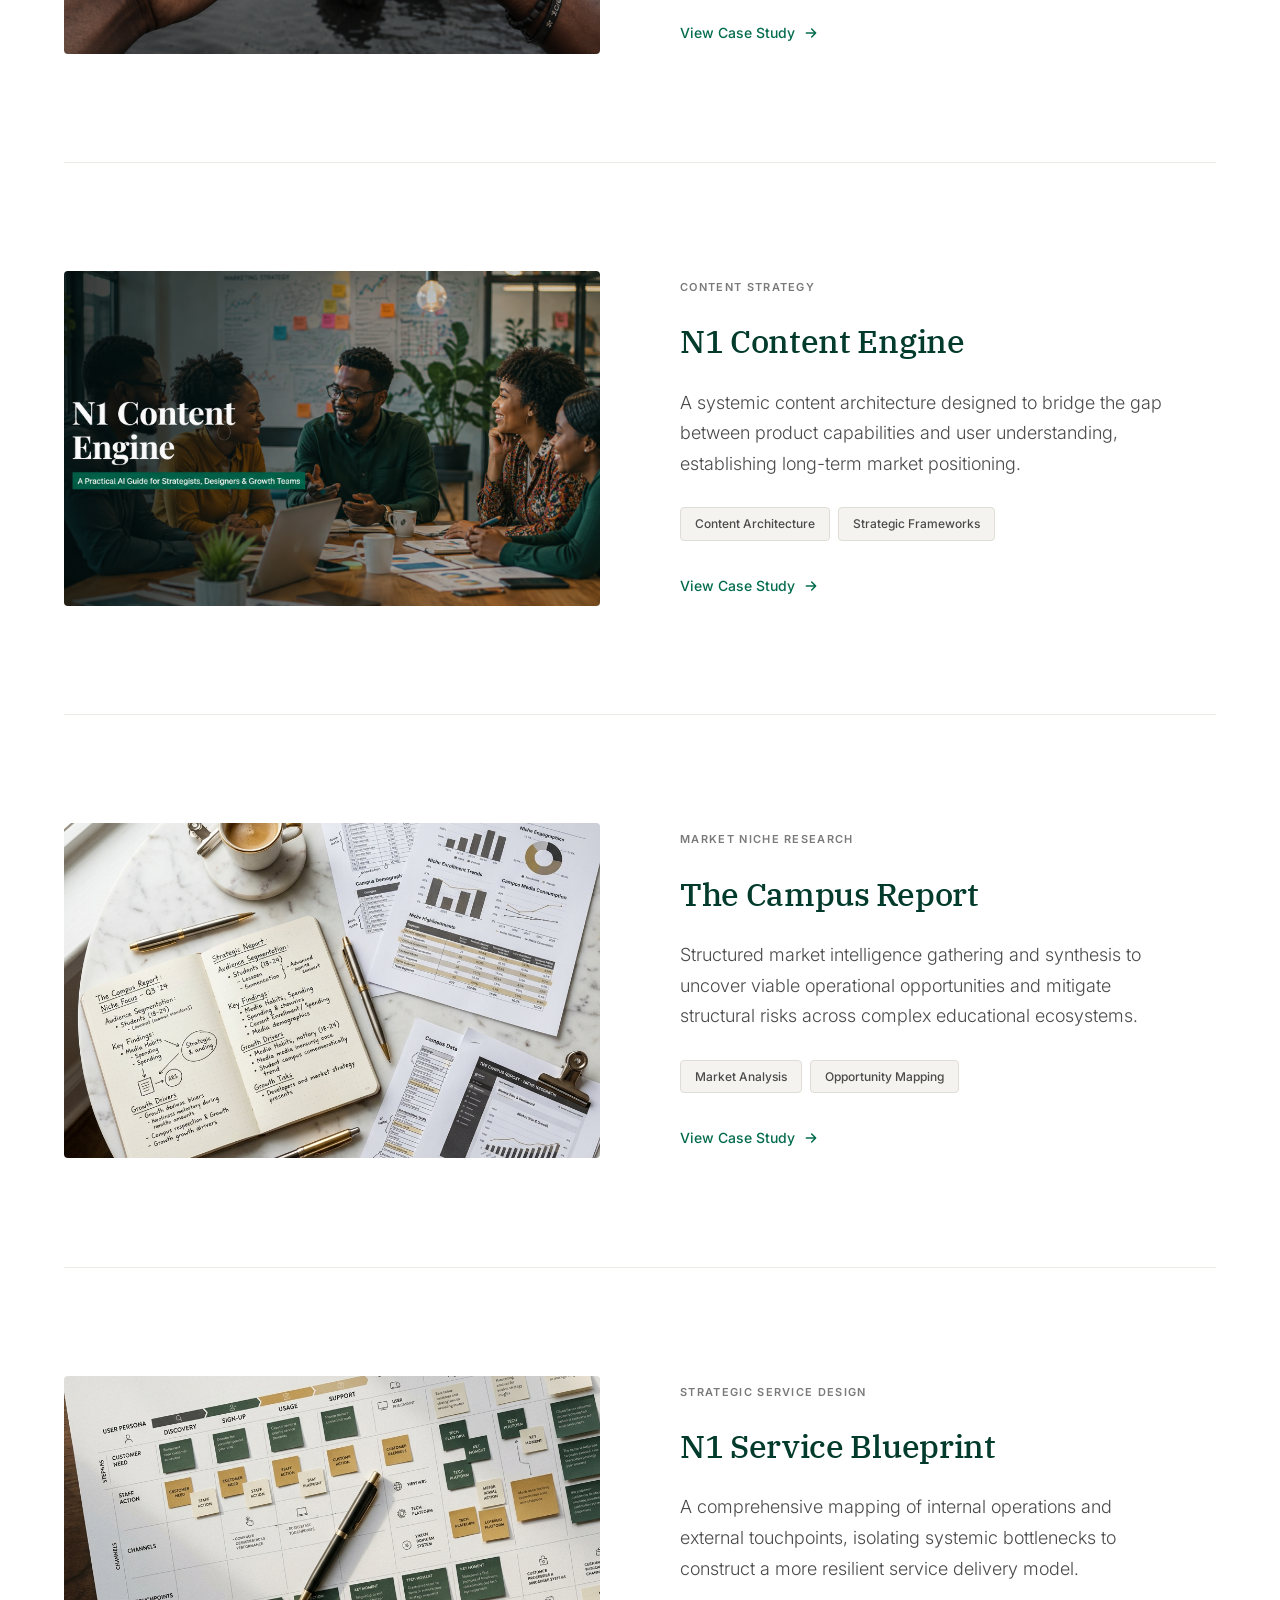
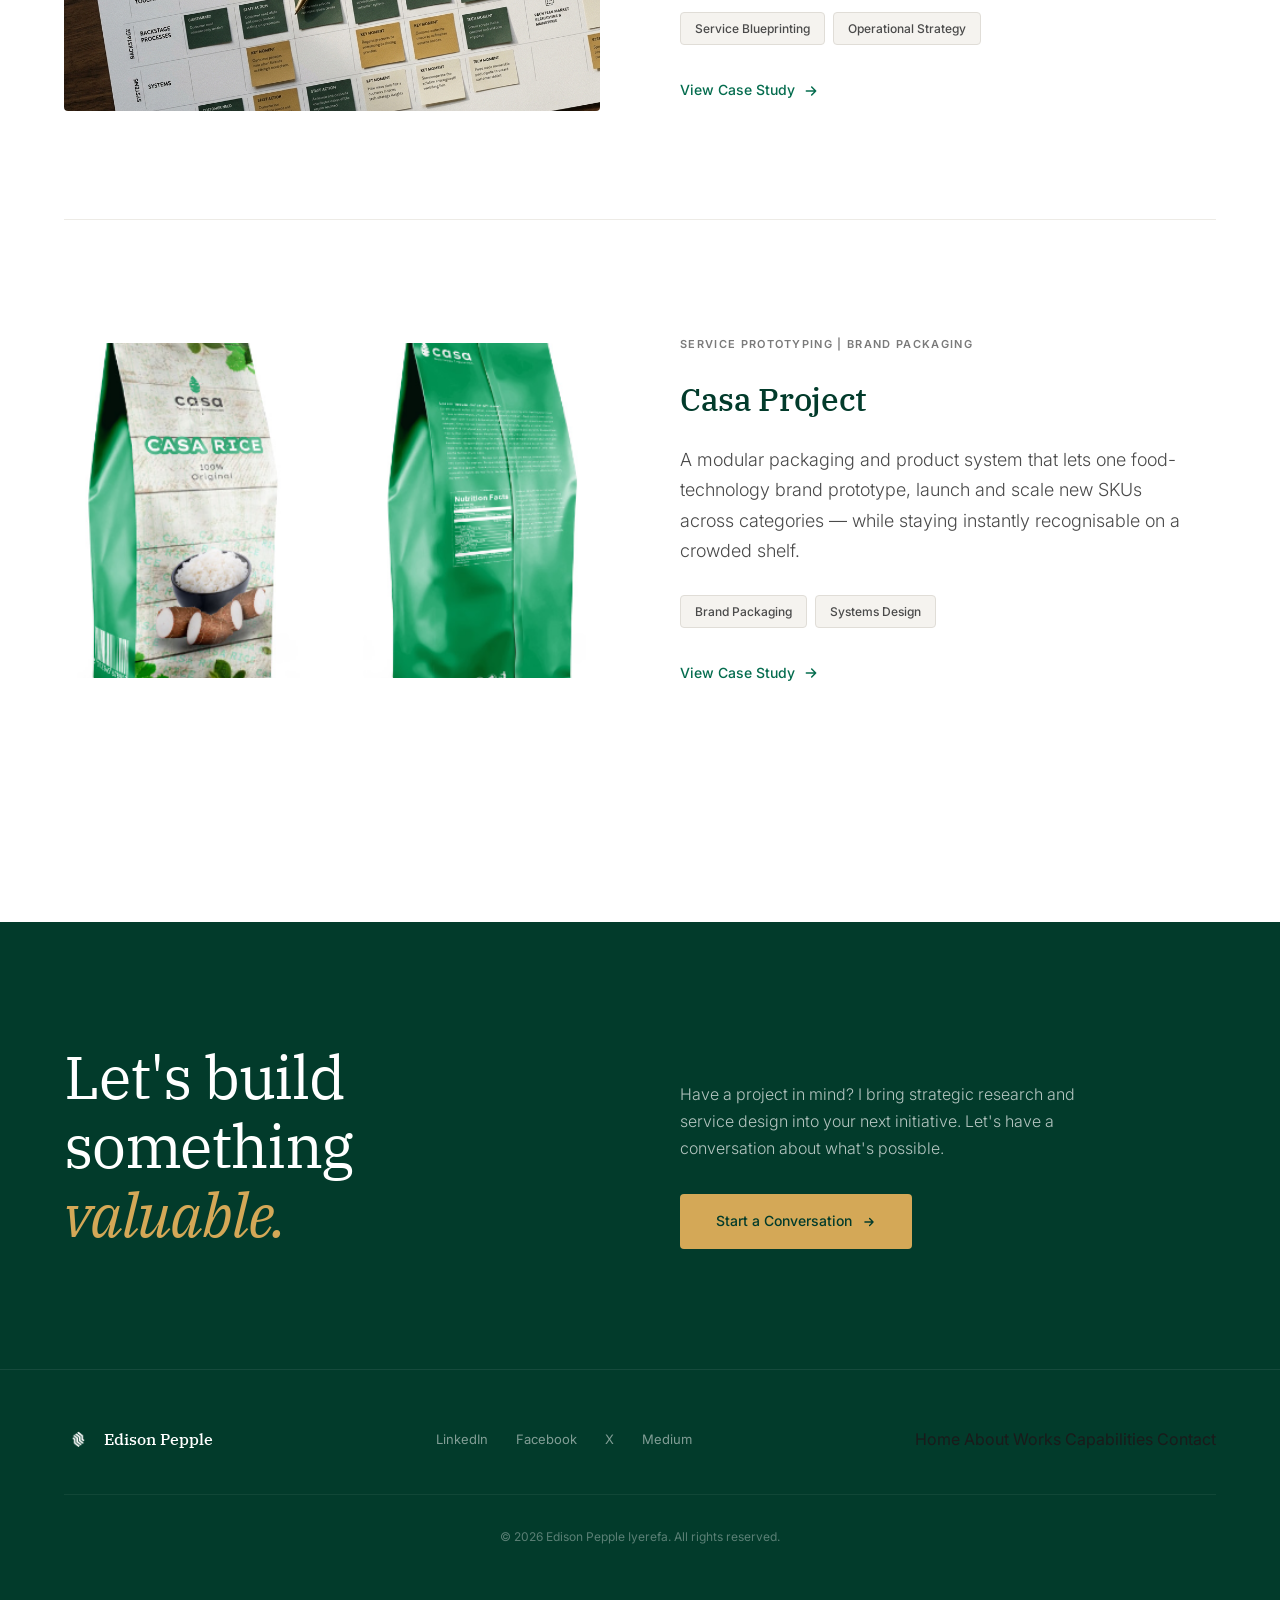
<file: works.html>
<!DOCTYPE html>
<html lang="en">
<head>
  <meta charset="UTF-8">
  <meta name="viewport" content="width=device-width, initial-scale=1.0">
  <title>Selected Works — Edison Pepple</title>
  <meta name="description" content="Selected strategic design and systems thinking projects by Edison Pepple.">
  
  <!-- Fonts -->
  <link rel="preconnect" href="https://fonts.googleapis.com">
  <link rel="preconnect" href="https://fonts.gstatic.com" crossorigin>
  <link href="https://fonts.googleapis.com/css2?family=IBM+Plex+Serif:ital,wght@0,300;0,400;0,500;0,600;0,700;1,300;1,400;1,500;1,600;1,700&family=Inter:wght@300;400;500;600;700&display=swap" rel="stylesheet">

  <!-- Styles -->
  <link rel="stylesheet" href="styles.css">
  <link rel="stylesheet" href="works.css">

  <!-- Favicon -->
  <link rel="icon" type="image/png" href="assets/images/logo-icon.png">
</head>
<body class="works-page">

  <!-- ================================================================
       NAVIGATION
       ================================================================ -->
  <nav class="nav" id="navbar">
    <a href="index.html" class="nav__logo" aria-label="Edison Pepple Home">
      <img src="assets/images/logo-icon.png" alt="Edison Pepple Logo" class="nav__logo-icon">
      <span class="nav__logo-text">Edison Pepple.</span>
    </a>

    <div class="nav__links" id="navLinks">
      <a href="works.html" class="nav__link active" id="nav-work">Work</a>
      <a href="about.html" class="nav__link" id="nav-about">About</a>
      <a href="https://medium.com/@peppleiyerefa" target="_blank" class="nav__link" id="nav-insights">Insights</a>
      <a href="services.html" class="nav__link" id="nav-services">Capabilities</a>
      <a href="contact.html" class="nav__cta" id="nav-lets-talk">Let's Talk</a>
    </div>

    <button class="nav__menu-btn" id="menuBtn" aria-label="Toggle menu">
      <span></span>
      <span></span>
      <span></span>
    </button>
  </nav>

  <!-- ================================================================
       HERO SECTION
       ================================================================ -->
  <section class="works-hero" id="hero">
    <div class="container">
      <div class="works-hero__inner">
        <p class="works-hero__label label reveal">Selected Works</p>
        <h1 class="works-hero__headline heading-xl reveal reveal-delay-1">
          Systems designed for Meaningful Outcomes
        </h1>
      </div>
    </div>
  </section>

  <!-- ================================================================
       FEATURED WORKS LIST
       ================================================================ -->
  <section class="works-list" id="works">
    <div class="container">

      <!-- 0. Premium Guest Club — Service Design -->
      <article class="project-block reveal" id="project-pgc">
        <div class="project-block__image reveal-image">
          <img src="assets/images/Premium-Guest-Club-header-Image.png" alt="Premium Guest Club" loading="lazy">
        </div>
        <div class="project-block__content">
          <p class="project-block__role label">Service Design &amp; Community Design</p>
          <h2 class="project-block__name">Premium Guest Club</h2>
          <p class="project-block__description body-lg">
            A full-service hotel in Nigeria was offering more than its rooms suggested — pool, spa, gym, event hall and cultural nights — yet every return stay started from zero. Over twelve months I researched, designed and rolled out a guest club that turned anonymous visits into a remembered relationship.
          </p>
          <div class="project-block__tags">
            <span class="project-block__tag">Service Design</span>
            <span class="project-block__tag">Community Design</span>
            <span class="project-block__tag">Journey Mapping</span>
            <span class="project-block__tag">Nigeria</span>
          </div>
          <a href="premium-guest-club.html" class="project-block__link" id="link-pgc">
            View Case Study
            <svg viewBox="0 0 16 16" fill="none" xmlns="http://www.w3.org/2000/svg">
              <path d="M3.333 8h9.334M8.667 4l4 4-4 4" stroke="currentColor" stroke-width="1.5" stroke-linecap="round" stroke-linejoin="round"/>
            </svg>
          </a>
        </div>
      </article>

      <!-- 1. ServeMaster -->
      <article class="project-block reveal">
        <div class="project-block__image reveal-image">
          <img src="assets/images/servemaster.png" alt="ServeMaster Project" loading="lazy">
        </div>
        <div class="project-block__content">
          <p class="project-block__role label">Service Design &amp; Strategic Marketing</p>
          <h2 class="project-block__name">ServeMaster</h2>
          <p class="project-block__description body-lg">
            End-to-end service design for the F&amp;B department in the Hospitality Industry, mapping operational workflows to go-to-market strategy for seamless execution.
          </p>
          <div class="project-block__tags">
            <span class="project-block__tag">Service Operations</span>
            <span class="project-block__tag">Workflow Alignment</span>
          </div>
          <a href="servemaster.html" class="project-block__link">
            View Case Study
            <svg viewBox="0 0 16 16" fill="none" xmlns="http://www.w3.org/2000/svg">
              <path d="M3.333 8h9.334M8.667 4l4 4-4 4" stroke="currentColor" stroke-width="1.5" stroke-linecap="round" stroke-linejoin="round"/>
            </svg>
          </a>
        </div>
      </article>

      <!-- 2. Riverside Medical Diagnostic Laboratory -->
      <article class="project-block project-block--reversed reveal">
        <div class="project-block__content">
          <p class="project-block__role label">Business Strategy &amp; Brand Identity</p>
          <h2 class="project-block__name">Riverside Medical Diagnostic Laboratory</h2>
          <p class="project-block__description body-lg">
            A diagnostic laboratory with industry-leading equipment that was looking to expand her profit margin, repositioned from diagnosis through implementation — site, brand, team, and build-out — around where its patients actually lived.
          </p>
          <div class="project-block__tags">
            <span class="project-block__tag">Business Strategy</span>
            <span class="project-block__tag">Brand Identity</span>
            <span class="project-block__tag">Relocation Strategy</span>
          </div>
          <a href="riverside.html" class="project-block__link" id="link-riverside">
            View Case Study
            <svg viewBox="0 0 16 16" fill="none" xmlns="http://www.w3.org/2000/svg">
              <path d="M3.333 8h9.334M8.667 4l4 4-4 4" stroke="currentColor" stroke-width="1.5" stroke-linecap="round" stroke-linejoin="round"/>
            </svg>
          </a>
        </div>
        <div class="project-block__image reveal-image">
          <img src="assets/images/Riverside_image2.png" alt="Riverside Medical Diagnostic Laboratory — brand identity and patient-facing collateral" loading="lazy">
        </div>
      </article>

      <!-- 3. Droomwork -->
      <article class="project-block reveal">
        <div class="project-block__image reveal-image">
          <img src="assets/images/droomwork-new.jpg" alt="Droomwork Project" loading="lazy">
        </div>
        <div class="project-block__content">
          <p class="project-block__role label">Product Strategy Research</p>
          <h2 class="project-block__name">Droomwork</h2>
          <p class="project-block__description body-lg">
            Deep-dive strategic research mapping user behaviors, opportunity gaps, and competitive positioning to inform structural product direction and reduce decision friction.
          </p>
          <div class="project-block__tags">
            <span class="project-block__tag">Systems Mapping</span>
            <span class="project-block__tag">Insight Synthesis</span>
          </div>
          <a href="droomwork.html" class="project-block__link">
            View Case Study
            <svg viewBox="0 0 16 16" fill="none" xmlns="http://www.w3.org/2000/svg">
              <path d="M3.333 8h9.334M8.667 4l4 4-4 4" stroke="currentColor" stroke-width="1.5" stroke-linecap="round" stroke-linejoin="round"/>
            </svg>
          </a>
        </div>
      </article>

      <!-- 3. Creek Project -->
      <article class="project-block reveal">
        <div class="project-block__image reveal-image">
          <img src="assets/images/creek-project-new.jpg" alt="Creek Project" loading="lazy">
        </div>
        <div class="project-block__content">
          <p class="project-block__role label">UX Research &amp; Product Design</p>
          <h2 class="project-block__name">Creek Project</h2>
          <p class="project-block__description body-lg">
            A research-led environmental platform architecture designed to align community behavior with accessible pollution tracking and actionable health guidelines.
          </p>
          <div class="project-block__tags">
            <span class="project-block__tag">UX Research</span>
            <span class="project-block__tag">Product Design</span>
          </div>
          <a href="creek-project.html" class="project-block__link">
            View Case Study
            <svg viewBox="0 0 16 16" fill="none" xmlns="http://www.w3.org/2000/svg">
              <path d="M3.333 8h9.334M8.667 4l4 4-4 4" stroke="currentColor" stroke-width="1.5" stroke-linecap="round" stroke-linejoin="round"/>
            </svg>
          </a>
        </div>
      </article>

      <!-- 4. N1 Content Engine -->
      <article class="project-block project-block--reversed reveal">
        <div class="project-block__content">
          <p class="project-block__role label">Content Strategy</p>
          <h2 class="project-block__name">N1 Content Engine</h2>
          <p class="project-block__description body-lg">
            A systemic content architecture designed to bridge the gap between product capabilities and user understanding, establishing long-term market positioning.
          </p>
          <div class="project-block__tags">
            <span class="project-block__tag">Content Architecture</span>
            <span class="project-block__tag">Strategic Frameworks</span>
          </div>
          <a href="n1-content-engine.html" class="project-block__link">
            View Case Study
            <svg viewBox="0 0 16 16" fill="none" xmlns="http://www.w3.org/2000/svg">
              <path d="M3.333 8h9.334M8.667 4l4 4-4 4" stroke="currentColor" stroke-width="1.5" stroke-linecap="round" stroke-linejoin="round"/>
            </svg>
          </a>
        </div>
        <div class="project-block__image reveal-image">
          <img src="assets/images/n1-content-engine.jpg" alt="N1 Content Engine" loading="lazy">
        </div>
      </article>

      <!-- 5. Campus Report -->
      <article class="project-block reveal">
        <div class="project-block__image reveal-image">
          <img src="assets/images/campus-report.png" alt="Campus Report" loading="lazy">
        </div>
        <div class="project-block__content">
          <p class="project-block__role label">Market Niche Research</p>
          <h2 class="project-block__name">The Campus Report</h2>
          <p class="project-block__description body-lg">
            Structured market intelligence gathering and synthesis to uncover viable operational opportunities and mitigate structural risks across complex educational ecosystems.
          </p>
          <div class="project-block__tags">
            <span class="project-block__tag">Market Analysis</span>
            <span class="project-block__tag">Opportunity Mapping</span>
          </div>
          <a href="campus-report.html" class="project-block__link">
            View Case Study
            <svg viewBox="0 0 16 16" fill="none" xmlns="http://www.w3.org/2000/svg">
              <path d="M3.333 8h9.334M8.667 4l4 4-4 4" stroke="currentColor" stroke-width="1.5" stroke-linecap="round" stroke-linejoin="round"/>
            </svg>
          </a>
        </div>
      </article>


      <!-- 7. N1 Service Blueprint -->
      <article class="project-block reveal">
        <div class="project-block__image reveal-image">
          <img src="assets/images/n1-service-blueprint.png" alt="N1 Service Blueprint" loading="lazy">
        </div>
        <div class="project-block__content">
          <p class="project-block__role label">Strategic Service Design</p>
          <h2 class="project-block__name">N1 Service Blueprint</h2>
          <p class="project-block__description body-lg">
            A comprehensive mapping of internal operations and external touchpoints, isolating systemic bottlenecks to construct a more resilient service delivery model.
          </p>
          <div class="project-block__tags">
            <span class="project-block__tag">Service Blueprinting</span>
            <span class="project-block__tag">Operational Strategy</span>
          </div>
          <a href="n1-service-blueprint.html" class="project-block__link">
            View Case Study
            <svg viewBox="0 0 16 16" fill="none" xmlns="http://www.w3.org/2000/svg">
              <path d="M3.333 8h9.334M8.667 4l4 4-4 4" stroke="currentColor" stroke-width="1.5" stroke-linecap="round" stroke-linejoin="round"/>
            </svg>
          </a>
        </div>
      </article>

      <!-- 8. Casa Project -->
      <article class="project-block project-block--reversed reveal" style="border-bottom: none;">
        <div class="project-block__content">
          <p class="project-block__role label">Service Prototyping | Brand Packaging</p>
          <h2 class="project-block__name">Casa Project</h2>
          <p class="project-block__description body-lg">
            A modular packaging and product system that lets one food-technology brand prototype, launch and scale new SKUs across categories — while staying instantly recognisable on a crowded shelf.
          </p>
          <div class="project-block__tags">
            <span class="project-block__tag">Brand Packaging</span>
            <span class="project-block__tag">Systems Design</span>
          </div>
          <a href="casa-project.html" class="project-block__link">
            View Case Study
            <svg viewBox="0 0 16 16" fill="none" xmlns="http://www.w3.org/2000/svg">
              <path d="M3.333 8h9.334M8.667 4l4 4-4 4" stroke="currentColor" stroke-width="1.5" stroke-linecap="round" stroke-linejoin="round"/>
            </svg>
          </a>
        </div>
        <div class="project-block__image reveal-image">
          <img src="assets/images/Casa project Header.PNG" alt="Casa Project" loading="lazy">
        </div>
      </article>

    </div>
  </section>

  <!-- ================================================================
       CONTACT CTA
       ================================================================ -->
  <section class="contact-cta" id="contact">
    <div class="container">
      <div class="contact-cta__inner">
        <div class="contact-cta__left reveal">
          <h2 class="contact-cta__headline">
            Let's build<br>something<br><em>valuable.</em>
          </h2>
        </div>
        <div class="contact-cta__right reveal reveal-delay-1">
          <p class="contact-cta__subheader">
            Have a project in mind? I bring strategic research and service design into your next initiative. Let's have a conversation about what's possible.
          </p>
          <a href="contact.html" class="contact-cta__btn" id="cta-start-conversation">
            Start a Conversation
            <svg viewBox="0 0 16 16" fill="none" xmlns="http://www.w3.org/2000/svg">
              <path d="M3.333 8h9.334M8.667 4l4 4-4 4" stroke="currentColor" stroke-width="1.5" stroke-linecap="round" stroke-linejoin="round"/>
            </svg>
          </a>
        </div>
      </div>
    </div>
  </section>

  <!-- ================================================================
       FOOTER
       ================================================================ -->
  <footer class="footer" id="footer">
    <div class="container">
      <div class="footer__inner">
        <div class="footer__brand">
          <img src="assets/images/logo-icon.png" alt="Edison Pepple" class="footer__logo-icon">
          <span class="footer__brand-name">Edison Pepple</span>
        </div>
        <div class="footer__socials">
          <a href="https://www.linkedin.com/in/pepple-iyerefa-2b3739193/" target="_blank" class="footer__social-link" id="social-linkedin" aria-label="LinkedIn">LinkedIn</a>
          <a href="https://www.facebook.com/people/Edison-Pepple-Iyerefa/61589245192572/" target="_blank" class="footer__social-link" id="social-facebook" aria-label="Facebook">Facebook</a>
          <a href="#" class="footer__social-link" id="social-x" aria-label="X (Twitter)">X</a>
          <a href="https://medium.com/@peppleiyerefa" target="_blank" class="footer__social-link" id="social-medium" aria-label="Medium">Medium</a>
        </div>
          <nav class="footer__nav">
      <a href="index.html" class="footer__nav-link">Home</a>
      <a href="about.html" class="footer__nav-link">About</a>
      <a href="works.html" class="footer__nav-link">Works</a>
      <a href="services.html" class="footer__nav-link">Capabilities</a>
      <a href="contact.html" class="footer__nav-link">Contact</a>
    </nav>
    </div>
      <p class="footer__copyright">
        &copy; 2026 Edison Pepple Iyerefa. All rights reserved.
      </p>
    </div>
  </footer>

  <!-- Scripts -->
  <script src="script.js"></script>
</body>
</html>
</file>
<file: styles.css>
/* ========================================================================
   EDISON PEPPLE — Premium Agency Homepage
   Design System & Styles
   ======================================================================== */

/* --- Google Fonts --- */
@import url('https://fonts.googleapis.com/css2?family=IBM+Plex+Serif:ital,wght@0,300;0,400;0,500;0,600;0,700;1,300;1,400;1,500;1,600;1,700&family=Inter:wght@300;400;500;600;700&display=swap');

/* --- Design Tokens --- */
:root {
  /* Colors */
  --color-primary: #046C4E;
  --color-primary-dark: #023B2B;
  --color-primary-light: #E7F4EF;
  --color-accent-gold: #D4A857;
  --color-white: #FFFFFF;
  --color-off-white: #FAFAF8;
  --color-cream: #F5F3EF;
  --color-text-primary: #1A1A1A;
  --color-text-secondary: #4A4A4A;
  --color-text-tertiary: #7A7A7A;
  --color-border: #E0DDD7;
  --color-border-light: #EDEBE6;

  /* Typography */
  --font-serif: 'IBM Plex Serif', Georgia, 'Times New Roman', serif;
  --font-sans: 'Inter', -apple-system, BlinkMacSystemFont, 'Segoe UI', sans-serif;

  /* Spacing */
  --section-padding: 120px;
  --content-max-width: 1440px;
  --grid-gap: 24px;

  /* Transitions */
  --ease-out: cubic-bezier(0.16, 1, 0.3, 1);
  --ease-in-out: cubic-bezier(0.65, 0, 0.35, 1);
  --transition-fast: 0.2s var(--ease-out);
  --transition-medium: 0.4s var(--ease-out);
  --transition-slow: 0.7s var(--ease-out);

  /* Border Radius */
  --radius-sm: 4px;
  --radius-md: 6px;
  --radius-lg: 8px;
}

/* --- Reset & Base --- */
*,
*::before,
*::after {
  margin: 0;
  padding: 0;
  box-sizing: border-box;
}

html {
  font-size: 16px;
  scroll-behavior: smooth;
  -webkit-font-smoothing: antialiased;
  -moz-osx-font-smoothing: grayscale;
}

body {
  font-family: var(--font-sans);
  color: var(--color-text-primary);
  background-color: var(--color-white);
  line-height: 1.6;
  overflow-x: hidden;
}

body.menu-open {
  overflow: hidden;
}

img {
  max-width: 100%;
  height: auto;
  display: block;
}

a {
  color: inherit;
  text-decoration: none;
}

ul, ol {
  list-style: none;
}

button {
  font-family: inherit;
  cursor: pointer;
  border: none;
  background: none;
}

::selection {
  background-color: var(--color-primary-light);
  color: var(--color-primary-dark);
}

/* --- Layout --- */
.container {
  max-width: var(--content-max-width);
  margin: 0 auto;
  padding: 0 64px;
}

/* --- Typography --- */
.heading-xl {
  font-family: var(--font-serif);
  font-size: clamp(2.75rem, 5.5vw, 4.25rem);
  font-weight: 400;
  line-height: 1.12;
  letter-spacing: -0.02em;
  color: var(--color-primary-dark);
}

.heading-lg {
  font-family: var(--font-serif);
  font-size: clamp(2rem, 3.5vw, 3rem);
  font-weight: 400;
  line-height: 1.2;
  letter-spacing: -0.015em;
  color: var(--color-primary-dark);
}

.heading-md {
  font-family: var(--font-serif);
  font-size: clamp(1.5rem, 2.2vw, 2rem);
  font-weight: 500;
  line-height: 1.3;
  letter-spacing: -0.01em;
}

.heading-sm {
  font-family: var(--font-serif);
  font-size: clamp(1.125rem, 1.5vw, 1.375rem);
  font-weight: 500;
  line-height: 1.4;
}

.body-lg {
  font-family: var(--font-sans);
  font-size: 1.125rem;
  font-weight: 300;
  line-height: 1.7;
  color: var(--color-text-secondary);
}

.body-md {
  font-family: var(--font-sans);
  font-size: 1rem;
  font-weight: 400;
  line-height: 1.65;
  color: var(--color-text-secondary);
}

.body-sm {
  font-family: var(--font-sans);
  font-size: 0.875rem;
  font-weight: 400;
  line-height: 1.6;
  color: var(--color-text-tertiary);
}

.label {
  font-family: var(--font-sans);
  font-size: 0.6875rem;
  font-weight: 600;
  letter-spacing: 0.12em;
  text-transform: uppercase;
  color: var(--color-text-tertiary);
}

.accent-italic {
  font-style: italic;
  color: var(--color-accent-gold);
}

/* --- Scroll Reveal Animation --- */
.reveal {
  opacity: 0;
  transform: translateY(40px);
  transition: opacity 0.8s var(--ease-out), transform 0.8s var(--ease-out);
}

.reveal.revealed {
  opacity: 1;
  transform: translateY(0);
}

.reveal-delay-1 { transition-delay: 0.1s; }
.reveal-delay-2 { transition-delay: 0.2s; }
.reveal-delay-3 { transition-delay: 0.3s; }
.reveal-delay-4 { transition-delay: 0.4s; }

.reveal-image {
  opacity: 0;
  transform: scale(1.03);
  transition: opacity 1s var(--ease-out), transform 1.2s var(--ease-out);
}

.reveal-image.revealed {
  opacity: 1;
  transform: scale(1);
}

/* ========================================================================
   NAVIGATION
   ======================================================================== */
.nav {
  position: fixed;
  top: 0;
  left: 0;
  right: 0;
  z-index: 1000;
  padding: 0 64px;
  height: 72px;
  display: flex;
  align-items: center;
  justify-content: space-between;
  background-color: rgba(255, 255, 255, 0.92);
  backdrop-filter: blur(12px);
  -webkit-backdrop-filter: blur(12px);
  border-bottom: 1px solid transparent;
  transition: border-color var(--transition-medium), background-color var(--transition-medium);
}

.nav.scrolled {
  border-bottom-color: var(--color-border-light);
}

.nav__logo {
  display: flex;
  align-items: center;
  gap: 10px;
}

.nav__logo-icon {
  height: 32px;
  width: auto;
}

.nav__logo-text {
  font-family: var(--font-serif);
  font-size: 1.125rem;
  font-weight: 500;
  color: var(--color-primary-dark);
  letter-spacing: -0.01em;
}

.nav__links {
  display: flex;
  align-items: center;
  gap: 40px;
}

.nav__link {
  font-family: var(--font-sans);
  font-size: 0.875rem;
  font-weight: 400;
  color: var(--color-text-secondary);
  transition: color var(--transition-fast);
  position: relative;
}

.nav__link::after {
  content: '';
  position: absolute;
  bottom: -4px;
  left: 0;
  width: 0;
  height: 1px;
  background-color: var(--color-primary);
  transition: width var(--transition-medium);
}

.nav__link:hover {
  color: var(--color-primary-dark);
}

.nav__link:hover::after {
  width: 100%;
}

.nav__cta {
  font-family: var(--font-sans);
  font-size: 0.8125rem;
  font-weight: 500;
  color: var(--color-white);
  background-color: var(--color-primary);
  padding: 10px 24px;
  border-radius: var(--radius-sm);
  transition: background-color var(--transition-fast), transform var(--transition-fast);
}

.nav__cta:hover {
  background-color: var(--color-primary-dark);
  transform: translateY(-1px);
}

/* Mobile menu button */
.nav__menu-btn {
  display: none;
  flex-direction: column;
  gap: 5px;
  padding: 4px;
  z-index: 1001;
}

.nav__menu-btn span {
  display: block;
  width: 24px;
  height: 1.5px;
  background-color: var(--color-primary-dark);
  transition: transform var(--transition-medium), opacity var(--transition-fast);
}

.nav__menu-btn.active span:nth-child(1) {
  transform: rotate(45deg) translate(5px, 4px);
}

.nav__menu-btn.active span:nth-child(2) {
  opacity: 0;
}

.nav__menu-btn.active span:nth-child(3) {
  transform: rotate(-45deg) translate(5px, -4px);
}

/* ========================================================================
   HERO SECTION
   ======================================================================== */
.hero {
  min-height: 100vh;
  display: block;
  padding-top: 72px;
  background-color: var(--color-white);
  position: relative;
  overflow: hidden;
}

.hero__inner {
  display: grid;
  grid-template-columns: 1fr 1fr;
  gap: 80px;
  align-items: center;
  width: 100%;
  padding: var(--section-padding) 0;
}

.hero__inner--text-only {
  display: block;
  padding: 160px 0 var(--section-padding);
}

.hero__content {
  position: relative;
  z-index: 2;
  text-align: left;
}

.hero__headline {
  margin-bottom: 32px;
}

.hero__headline em {
  font-style: italic;
  color: var(--color-accent-gold);
}

.hero__description {
  max-width: 480px;
  margin-bottom: 48px;
}

.hero__actions {
  display: flex;
  align-items: center;
  gap: 32px;
  flex-wrap: wrap;
}

.hero__btn-link {
  font-family: var(--font-sans);
  font-size: 0.875rem;
  font-weight: 400;
  color: var(--color-text-secondary);
  position: relative;
  transition: color var(--transition-fast);
}

.hero__btn-link::after {
  content: '';
  position: absolute;
  bottom: -3px;
  left: 0;
  width: 0;
  height: 1px;
  background-color: var(--color-primary);
  transition: width var(--transition-medium);
}

.hero__btn-link:hover {
  color: var(--color-primary-dark);
}

.hero__btn-link:hover::after {
  width: 100%;
}

.hero__btn-cta {
  font-family: var(--font-sans);
  font-size: 0.875rem;
  font-weight: 500;
  color: var(--color-white);
  background-color: var(--color-primary);
  padding: 14px 32px;
  border-radius: var(--radius-sm);
  transition: background-color var(--transition-fast), transform var(--transition-fast);
  display: inline-flex;
  align-items: center;
  gap: 8px;
}

.hero__btn-cta:hover {
  background-color: var(--color-primary-dark);
  transform: translateY(-1px);
}

.hero__btn-cta svg {
  width: 14px;
  height: 14px;
  transition: transform var(--transition-fast);
}

.hero__btn-cta:hover svg {
  transform: translateX(3px);
}

.hero__visual {
  position: relative;
  z-index: 1;
}

.hero__image-wrapper {
  position: relative;
  border-radius: var(--radius-lg);
  overflow: hidden;
  aspect-ratio: 4 / 5;
}

.hero__image-wrapper img {
  width: 100%;
  height: 100%;
  object-fit: cover;
  object-position: center top;
}

.hero__image-accent {
  position: absolute;
  top: -24px;
  right: -24px;
  width: 120px;
  height: 120px;
  border: 2px solid var(--color-accent-gold);
  border-radius: var(--radius-lg);
  opacity: 0.3;
  z-index: -1;
}

/* ========================================================================
   SECTION DIVIDER
   ======================================================================== */
.section-divider {
  width: 100%;
  height: 1px;
  background-color: var(--color-border);
}

/* ========================================================================
   FEATURED WORK SECTION
   ======================================================================== */
.featured-work {
  padding: var(--section-padding) 0;
  background-color: var(--color-white);
}

.featured-work__header {
  margin-bottom: 80px;
}

.featured-work__label {
  margin-bottom: 16px;
  display: flex;
  align-items: center;
  gap: 12px;
}

.featured-work__label::before {
  content: '';
  display: inline-block;
  width: 32px;
  height: 1px;
  background-color: var(--color-text-tertiary);
}

.featured-work__title {
  font-family: var(--font-serif);
  font-size: clamp(2rem, 3.5vw, 2.75rem);
  font-weight: 400;
  color: var(--color-primary-dark);
  letter-spacing: -0.015em;
}

/* Project Block */
.project-block {
  display: grid;
  grid-template-columns: 1fr 1fr;
  gap: 64px;
  align-items: center;
  padding: 64px 0;
  border-top: 1px solid var(--color-border-light);
}

.project-block:last-child {
  border-bottom: 1px solid var(--color-border-light);
}

.project-block--reversed {
  direction: rtl;
}

.project-block--reversed > * {
  direction: ltr;
}

.project-block__image {
  position: relative;
  border-radius: var(--radius-md);
  overflow: hidden;
  background-color: var(--color-cream);
}

.project-block__image img {
  width: 100%;
  height: auto;
  display: block;
  transition: transform 0.6s var(--ease-out);
  aspect-ratio: 16 / 10;
  object-fit: cover;
}

.project-block:hover .project-block__image img {
  transform: scale(1.02);
}

.project-block__content {
  padding: 16px 0;
}

.project-block__role {
  margin-bottom: 20px;
}

.project-block__name {
  font-family: var(--font-serif);
  font-size: clamp(1.5rem, 2.5vw, 2.125rem);
  font-weight: 500;
  color: var(--color-primary-dark);
  margin-bottom: 20px;
  letter-spacing: -0.01em;
}

.project-block__description {
  max-width: 440px;
  margin-bottom: 28px;
}

.project-block__tags {
  display: flex;
  flex-wrap: wrap;
  gap: 8px;
  margin-bottom: 32px;
}

.project-block__tag {
  font-family: var(--font-sans);
  font-size: 0.75rem;
  font-weight: 500;
  color: var(--color-text-secondary);
  background-color: var(--color-cream);
  padding: 6px 14px;
  border-radius: var(--radius-sm);
  border: 1px solid var(--color-border);
  transition: border-color var(--transition-fast), background-color var(--transition-fast);
}

.project-block__tag:hover {
  border-color: var(--color-primary);
  background-color: var(--color-primary-light);
}

.project-block__link {
  font-family: var(--font-sans);
  font-size: 0.875rem;
  font-weight: 500;
  color: var(--color-primary);
  display: inline-flex;
  align-items: center;
  gap: 8px;
  transition: gap var(--transition-fast);
}

.project-block__link:hover {
  gap: 12px;
}

.project-block__link svg {
  width: 16px;
  height: 16px;
  transition: transform var(--transition-fast);
}

.project-block__link:hover svg {
  transform: translateX(2px);
}

/* ========================================================================
   CONTACT CTA SECTION
   ======================================================================== */
.contact-cta {
  padding: var(--section-padding) 0;
  background-color: var(--color-primary-dark);
  color: var(--color-white);
}

.contact-cta__inner {
  display: grid;
  grid-template-columns: 1fr 1fr;
  gap: 80px;
  align-items: end;
}

.contact-cta__headline {
  font-family: var(--font-serif);
  font-size: clamp(2.5rem, 5vw, 3.75rem);
  font-weight: 400;
  line-height: 1.15;
  letter-spacing: -0.02em;
  color: var(--color-white);
}

.contact-cta__headline em {
  font-style: italic;
  color: var(--color-accent-gold);
}

.contact-cta__right {
  display: flex;
  flex-direction: column;
  gap: 32px;
}

.contact-cta__subheader {
  font-family: var(--font-sans);
  font-size: 1rem;
  font-weight: 300;
  line-height: 1.7;
  color: rgba(255, 255, 255, 0.7);
  max-width: 440px;
}

.contact-cta__btn {
  font-family: var(--font-sans);
  font-size: 0.875rem;
  font-weight: 500;
  color: var(--color-primary-dark);
  background-color: var(--color-accent-gold);
  padding: 16px 36px;
  border-radius: var(--radius-sm);
  display: inline-flex;
  align-items: center;
  gap: 10px;
  transition: background-color var(--transition-fast), transform var(--transition-fast);
  align-self: flex-start;
}

.contact-cta__btn:hover {
  background-color: #e0b868;
  transform: translateY(-1px);
}

.contact-cta__btn svg {
  width: 14px;
  height: 14px;
  transition: transform var(--transition-fast);
}

.contact-cta__btn:hover svg {
  transform: translateX(3px);
}

/* ========================================================================
   FOOTER
   ======================================================================== */
.footer {
  padding: 56px 0;
  background-color: var(--color-primary-dark);
  border-top: 1px solid rgba(255, 255, 255, 0.08);
}

.footer__inner {
  display: flex;
  align-items: center;
  justify-content: space-between;
}

.footer__brand {
  display: flex;
  align-items: center;
  gap: 12px;
}

.footer__logo-icon {
  height: 28px;
  width: auto;
  filter: brightness(0) invert(1);
}

.footer__brand-name {
  font-family: var(--font-serif);
  font-size: 1rem;
  font-weight: 500;
  color: var(--color-white);
}

.footer__socials {
  display: flex;
  align-items: center;
  gap: 28px;
}

.footer__social-link {
  font-family: var(--font-sans);
  font-size: 0.8125rem;
  font-weight: 400;
  color: rgba(255, 255, 255, 0.5);
  transition: color var(--transition-fast);
}

.footer__social-link:hover {
  color: var(--color-white);
}

.footer__copyright {
  font-family: var(--font-sans);
  font-size: 0.75rem;
  color: rgba(255, 255, 255, 0.35);
  text-align: center;
  margin-top: 40px;
  padding-top: 32px;
  border-top: 1px solid rgba(255, 255, 255, 0.06);
}

/* ========================================================================
   RESPONSIVE — TABLET
   ======================================================================== */
@media (max-width: 1024px) {
  :root {
    --section-padding: 72px;
  }

  .container {
    padding: 0 40px;
  }

  .nav {
    padding: 0 40px;
  }

  .hero__inner {
    grid-template-columns: 1fr;
    gap: 48px;
  }

  .hero__image-wrapper {
    aspect-ratio: 16 / 9;
    max-height: 400px;
  }

  .hero__image-accent {
    display: none;
  }

  .project-block {
    display: flex;
    flex-direction: column;
    gap: 32px;
  }

  .project-block--reversed {
    flex-direction: column-reverse;
    direction: ltr;
  }

  .contact-cta__inner {
    grid-template-columns: 1fr;
    gap: 40px;
  }

  .footer__inner {
    flex-direction: column;
    gap: 24px;
    text-align: center;
  }
}

/* ========================================================================
   RESPONSIVE — MOBILE
   ======================================================================== */
@media (max-width: 768px) {
  :root {
    --section-padding: 56px;
  }

  .container {
    padding: 0 24px;
  }

  /* --- Nav bar (mobile base) --- */
  .nav {
    height: 72px;
    padding: 0 24px;
    flex-wrap: nowrap;
    justify-content: space-between;
    align-items: center;
  }

  /* Logo + close button pinned above the overlay */
  .nav__logo {
    position: relative;
    z-index: 1002;
  }

  .nav__menu-btn {
    display: flex;
    position: relative;
    z-index: 1002;
  }

  /* --- Fullscreen mobile menu overlay --- */
  .nav__links {
    position: fixed;
    top: 0;
    left: 0;
    width: 100%;
    height: 100vh;
    z-index: 1001;
    background-color: var(--color-white);
    flex-direction: column;
    justify-content: center;
    align-items: flex-start;
    padding: 0 24px;
    gap: 0;
    opacity: 0;
    visibility: hidden;
    pointer-events: none;
    transition: opacity 0.35s cubic-bezier(0.22, 1, 0.36, 1),
                visibility 0.35s cubic-bezier(0.22, 1, 0.36, 1);
  }

  .nav__links.open {
    opacity: 1;
    visibility: visible;
    pointer-events: all;
  }

  /* Menu link styles — editorial, left-aligned, separated by rules */
  .nav__links .nav__link,
  .nav__links .nav__cta {
    font-family: var(--font-serif);
    font-size: clamp(1.5rem, 5vw, 2rem);
    font-weight: 400;
    color: var(--color-primary-dark);
    padding: 20px 0;
    width: 100%;
    border-bottom: 1px solid var(--color-border-light);
    opacity: 0;
    transform: translateY(12px);
    transition: opacity 0.3s ease, transform 0.3s ease, color var(--transition-fast);
  }

  .nav__links .nav__link:first-child {
    border-top: 1px solid var(--color-border-light);
  }

  /* Reset CTA pill styling inside mobile menu */
  .nav__links .nav__cta {
    background: none;
    border-radius: 0;
    color: var(--color-primary);
  }

  /* Remove hover underline effect in mobile menu */
  .nav__links .nav__link::after {
    display: none;
  }

  /* Staggered link entrance animation */
  .nav__links.open .nav__link,
  .nav__links.open .nav__cta {
    opacity: 1;
    transform: translateY(0);
  }

  .nav__links.open :nth-child(1) { transition-delay: 0.06s; }
  .nav__links.open :nth-child(2) { transition-delay: 0.12s; }
  .nav__links.open :nth-child(3) { transition-delay: 0.18s; }
  .nav__links.open :nth-child(4) { transition-delay: 0.24s; }
  .nav__links.open :nth-child(5) { transition-delay: 0.30s; }

  .hero__actions {
    gap: 20px;
  }

  .hero__btn-link {
    font-size: 0.8125rem;
  }

  .project-block {
    padding: 40px 0;
    gap: 24px;
  }

  .project-block__tags {
    gap: 6px;
  }

  .featured-work__header {
    margin-bottom: 48px;
  }

  .footer__socials {
    gap: 20px;
  }
}

@media (max-width: 480px) {
  :root {
    --section-padding: 40px;
  }

  .container {
    padding: 0 20px;
  }

  .nav {
    padding: 0 20px;
  }

  .nav__links {
    padding: 0 20px;
  }

  .hero__actions {
    flex-direction: column;
    align-items: flex-start;
    gap: 16px;
  }

  .hero__actions .hero__btn-links-group {
    display: flex;
    gap: 20px;
    flex-wrap: wrap;
  }
}
</file>
<file: about.css>
/* ========================================================================
   ABOUT PAGE — Styles
   Extends the base design system from styles.css
   ======================================================================== */

/* --- Active Nav Link --- */
.nav__link--active {
  color: var(--color-primary-dark);
}

.nav__link--active::after {
  width: 100%;
}

/* ========================================================================
   ABOUT HERO
   ======================================================================== */
.about-hero {
  display: block;
  padding-top: 72px;
  background-color: var(--color-white);
  position: relative;
}

.about-hero__inner {
  padding: 160px 0 80px;
  display: grid;
  grid-template-columns: 1fr 1fr;
  gap: 80px;
  align-items: center;
}

.about-hero__headline {
  margin-bottom: 28px;
}

.about-hero__intro {
  max-width: 600px;
}

/* ========================================================================
   BIO SECTION — Portrait + Text
   ======================================================================== */
.about-bio {
  padding: 0 0 var(--section-padding);
  background-color: var(--color-white);
}

.about-bio__inner {
  display: grid;
  grid-template-columns: 5fr 7fr;
  gap: 80px;
  align-items: start;
}

.about-bio__image {
  border-radius: var(--radius-lg);
  overflow: hidden;
  background-color: var(--color-cream);
}

.about-bio__image img {
  width: 100%;
  height: auto;
  display: block;
  aspect-ratio: 4 / 5;
  object-fit: cover;
  object-position: center top;
}

.about-bio__text {
  padding-top: 40px;
}

.about-bio__paragraph {
  margin-bottom: 24px;
  max-width: 540px;
}

.about-bio__paragraph:last-child {
  margin-bottom: 0;
}

/* ========================================================================
   STATS SECTION
   ======================================================================== */
.about-stats {
  padding: 0 0 var(--section-padding);
  background-color: var(--color-white);
}

.about-stats__inner {
  display: grid;
  grid-template-columns: repeat(3, 1fr);
  gap: 48px;
  padding: 64px 0;
}

.about-stats__item {
  text-align: center;
}

.about-stats__number {
  display: block;
  font-family: var(--font-serif);
  font-size: clamp(2.5rem, 4vw, 3.5rem);
  font-weight: 400;
  color: var(--color-primary-dark);
  letter-spacing: -0.02em;
  line-height: 1;
  margin-bottom: 12px;
}

.about-stats__label {
  font-family: var(--font-sans);
  font-size: 0.8125rem;
  font-weight: 500;
  color: var(--color-text-tertiary);
  letter-spacing: 0.04em;
  text-transform: uppercase;
}

/* ========================================================================
   APPROACH SECTION
   ======================================================================== */
.about-approach {
  padding: var(--section-padding) 0;
  background-color: var(--color-off-white);
}

.about-approach__inner {
  display: grid;
  grid-template-columns: 4fr 8fr;
  gap: 80px;
}

.about-approach__header {
  position: sticky;
  top: 120px;
  align-self: start;
}

.about-approach__title {
  margin-top: 8px;
}

.about-approach__list {
  display: flex;
  flex-direction: column;
}

.about-approach__item {
  display: flex;
  align-items: flex-start;
  gap: 32px;
  padding: 36px 0;
  border-bottom: 1px solid var(--color-border);
}

.about-approach__item:first-child {
  border-top: 1px solid var(--color-border);
}

.about-approach__item-number {
  font-family: var(--font-serif);
  font-size: 0.875rem;
  font-weight: 400;
  color: var(--color-accent-gold);
  letter-spacing: 0.02em;
  flex-shrink: 0;
  padding-top: 4px;
}

.about-approach__item-content {
  flex: 1;
}

.about-approach__item-title {
  font-family: var(--font-serif);
  font-size: 1.25rem;
  font-weight: 500;
  color: var(--color-primary-dark);
  margin-bottom: 8px;
  letter-spacing: -0.01em;
}

.about-approach__item-desc {
  max-width: 480px;
}

/* ========================================================================
   WHY SECTION
   ======================================================================== */
.about-why {
  padding: var(--section-padding) 0;
  background-color: var(--color-white);
}

.about-why__inner {
  display: grid;
  grid-template-columns: 5fr 7fr;
  gap: 80px;
  align-items: start;
}

.about-why__title {
  margin-top: 8px;
}

.about-why__text {
  max-width: 540px;
  margin-bottom: 48px;
}

.about-why__audience {
  padding-top: 8px;
}

.about-why__tags {
  display: flex;
  flex-wrap: wrap;
  gap: 10px;
}

/* ========================================================================
   RESPONSIVE — TABLET
   ======================================================================== */
@media (max-width: 1024px) {
  .about-hero__inner {
    grid-template-columns: 1fr;
    gap: 48px;
  }

  .about-bio__inner {
    grid-template-columns: 1fr;
    gap: 48px;
  }

  .about-bio__image {
    max-width: 480px;
  }

  .about-bio__text {
    padding-top: 0;
  }

  .about-approach__inner {
    grid-template-columns: 1fr;
    gap: 48px;
  }

  .about-approach__header {
    position: static;
  }

  .about-why__inner {
    grid-template-columns: 1fr;
    gap: 40px;
  }
}

/* ========================================================================
   RESPONSIVE — MOBILE
   ======================================================================== */
@media (max-width: 768px) {
  .about-hero__inner {
    padding: 120px 0 56px;
  }

  .about-stats__inner {
    grid-template-columns: 1fr;
    gap: 32px;
    padding: 48px 0;
  }

  .about-stats__item {
    text-align: left;
    display: flex;
    align-items: baseline;
    gap: 16px;
  }

  .about-stats__number {
    margin-bottom: 0;
    min-width: 64px;
  }

  .about-approach__item {
    gap: 20px;
    padding: 28px 0;
  }

  .about-bio__image {
    max-width: 100%;
  }
}
</file>
<file: servemaster.css>
/* ================================================================
   SERVEMASTER CASE STUDY — servemaster.css
   Editorial layout · Emerald accents · Large whitespace
   ================================================================ */

/* ── Tokens ──────────────────────────────────────────────────── */
:root {
  --cs-emerald:      #059669;
  --cs-emerald-lt:   #d1fae5;
  --cs-emerald-mid:  #10b981;
  --cs-ink:          #111111;
  --cs-muted:        #6b7280;
  --cs-tint:         #f7f7f5;
  --cs-white:        #ffffff;
  --cs-divider:      rgba(17, 17, 17, 0.10);
  --cs-border:       rgba(17, 17, 17, 0.08);

  --cs-space-section: 120px;
  --cs-space-sm:      48px;
  --cs-space-md:      72px;
}

/* ── Body override for case study ───────────────────────────── */
.cs-page {
  background: var(--cs-white);
  color: var(--cs-ink);
}

/* ── Shared reveal animations ───────────────────────────────── */
.reveal {
  opacity: 0;
  transform: translateY(28px);
  transition: opacity 0.72s cubic-bezier(0.22, 1, 0.36, 1),
              transform 0.72s cubic-bezier(0.22, 1, 0.36, 1);
}
.reveal.is-visible {
  opacity: 1;
  transform: translateY(0);
}
.reveal-delay-1.is-visible { transition-delay: 0.10s; }
.reveal-delay-2.is-visible { transition-delay: 0.20s; }
.reveal-delay-3.is-visible { transition-delay: 0.30s; }

/* ================================================================
   HERO
   ================================================================ */
.cs-hero {
  padding-top: 160px;
  padding-bottom: var(--cs-space-md);
}

.cs-hero__inner {
  max-width: 880px;
}

/* Breadcrumb */
.cs-breadcrumb {
  display: flex;
  align-items: center;
  gap: 10px;
  margin-bottom: 56px;
}
.cs-breadcrumb__link {
  font-family: 'Inter', sans-serif;
  font-size: 12px;
  font-weight: 500;
  letter-spacing: 0.08em;
  text-transform: uppercase;
  color: var(--cs-muted);
  text-decoration: none;
  transition: color 0.2s ease;
}
.cs-breadcrumb__link:hover { color: var(--cs-emerald); }
.cs-breadcrumb__sep {
  color: var(--cs-muted);
  font-size: 11px;
}
.cs-breadcrumb__current {
  font-family: 'Inter', sans-serif;
  font-size: 12px;
  font-weight: 500;
  letter-spacing: 0.08em;
  text-transform: uppercase;
  color: var(--cs-emerald);
}

/* Meta row */
.cs-hero__meta {
  display: flex;
  align-items: center;
  gap: 32px;
  margin-bottom: 48px;
  flex-wrap: wrap;
}
.cs-hero__meta-item {
  display: flex;
  flex-direction: column;
  gap: 4px;
}
.cs-hero__meta-label {
  font-size: 10px;
  letter-spacing: 0.12em;
  text-transform: uppercase;
  color: var(--cs-muted);
  font-family: 'Inter', sans-serif;
  font-weight: 500;
}
.cs-hero__meta-value {
  font-family: 'Inter', sans-serif;
  font-size: 13px;
  font-weight: 500;
  color: var(--cs-ink);
}
.cs-hero__meta-divider {
  width: 1px;
  height: 32px;
  background: var(--cs-divider);
}

/* Hero title */
.cs-hero__title {
  font-family: 'IBM Plex Serif', serif;
  font-size: clamp(56px, 10vw, 112px);
  font-weight: 300;
  line-height: 1.0;
  letter-spacing: -0.02em;
  color: var(--cs-ink);
  margin: 0 0 32px;
}

/* Hero subtitle */
.cs-hero__subtitle {
  font-family: 'Inter', sans-serif;
  font-size: clamp(16px, 2vw, 20px);
  font-weight: 300;
  line-height: 1.65;
  color: var(--cs-muted);
  margin: 0 0 48px;
  max-width: 640px;
}

/* Hero divider */
.cs-hero__divider {
  width: 100%;
  height: 1px;
  background: var(--cs-divider);
  margin-bottom: 48px;
}

/* Hero summary */
.cs-hero__summary {
  display: grid;
  grid-template-columns: 1fr 1fr;
  gap: 40px;
  max-width: 800px;
}
.cs-hero__summary-text {
  font-family: 'Inter', sans-serif;
  font-size: 15px;
  font-weight: 400;
  line-height: 1.7;
  color: #444;
  margin: 0;
}

@media (max-width: 640px) {
  .cs-hero__summary { grid-template-columns: 1fr; }
  .cs-hero__meta { gap: 20px; }
  .cs-hero__meta-divider { display: none; }
}

/* ================================================================
   SECTION SHARED LAYOUT
   ================================================================ */
.cs-section {
  padding: var(--cs-space-section) 0;
}
.cs-section--tinted {
  background: var(--cs-tint);
}
.cs-section--product {
  background: var(--cs-ink);
  color: var(--cs-white);
}
.cs-section--product .cs-section__headline,
.cs-section--product .cs-section__lead,
.cs-section--product .cs-section__number {
  color: var(--cs-white);
}
.cs-section--product .cs-section__divider {
  background: rgba(255,255,255,0.10);
}
.cs-section--learnings {
  background: var(--cs-white);
}

/* Section divider */
.cs-section__divider {
  width: 100%;
  height: 1px;
  background: var(--cs-divider);
  margin-bottom: 72px;
}

/* Section two-column inner */
.cs-section__inner {
  display: grid;
  grid-template-columns: 72px 1fr;
  gap: 0 56px;
  align-items: start;
}

.cs-section__label-col {
  padding-top: 8px;
}

.cs-section__number {
  font-family: 'Inter', sans-serif;
  font-size: 11px;
  font-weight: 500;
  letter-spacing: 0.12em;
  text-transform: uppercase;
  color: var(--cs-emerald);
}

.cs-section__headline {
  font-family: 'IBM Plex Serif', serif;
  font-size: clamp(36px, 5.5vw, 72px);
  font-weight: 300;
  line-height: 1.08;
  letter-spacing: -0.015em;
  color: var(--cs-ink);
  margin: 0 0 40px;
  text-transform: uppercase;
}

.cs-section__lead {
  font-family: 'Inter', sans-serif;
  font-size: clamp(17px, 2vw, 20px);
  font-weight: 300;
  line-height: 1.6;
  color: var(--cs-ink);
  margin: 0 0 24px;
  max-width: 600px;
}

.cs-section__text {
  font-family: 'Inter', sans-serif;
  font-size: 15px;
  font-weight: 400;
  line-height: 1.75;
  color: #555;
  margin: 0 0 16px;
  max-width: 560px;
}

@media (max-width: 680px) {
  .cs-section__inner {
    grid-template-columns: 1fr;
    gap: 24px 0;
  }
}

/* ================================================================
   PAIN POINTS LIST
   ================================================================ */
.cs-pain-points {
  margin-top: 48px;
  padding-top: 32px;
  border-top: 1px solid var(--cs-border);
}
.cs-pain-points__label {
  display: block;
  margin-bottom: 20px;
  font-family: 'Inter', sans-serif;
  font-size: 11px;
  font-weight: 500;
  letter-spacing: 0.12em;
  text-transform: uppercase;
  color: var(--cs-muted);
}
.cs-pain-list {
  list-style: none;
  margin: 0;
  padding: 0;
  display: flex;
  flex-direction: column;
  gap: 14px;
}
.cs-pain-list__item {
  display: flex;
  align-items: center;
  gap: 14px;
  font-family: 'Inter', sans-serif;
  font-size: 15px;
  font-weight: 400;
  color: var(--cs-ink);
  line-height: 1.5;
}
.cs-pain-list__icon {
  display: inline-block;
  width: 6px;
  height: 6px;
  border-radius: 50%;
  background: var(--cs-emerald);
  flex-shrink: 0;
}

/* ================================================================
   INSIGHT CARDS
   ================================================================ */
.cs-insight-grid {
  display: grid;
  grid-template-columns: 1fr;
  gap: 0;
  margin-top: 48px;
}

.cs-insight-card {
  padding: 36px 0;
  border-top: 1px solid var(--cs-border);
  display: grid;
  grid-template-columns: 56px 1fr;
  gap: 0 32px;
  align-items: start;
  transition: background 0.2s ease;
}
.cs-insight-card:last-child {
  border-bottom: 1px solid var(--cs-border);
}
.cs-insight-card:hover {
  background: rgba(5, 150, 105, 0.03);
}

.cs-insight-card__number {
  font-family: 'IBM Plex Serif', serif;
  font-size: 36px;
  font-weight: 300;
  color: var(--cs-emerald);
  line-height: 1;
  padding-top: 4px;
}

.cs-insight-card__text {
  font-family: 'Inter', sans-serif;
  font-size: clamp(15px, 1.8vw, 18px);
  font-weight: 400;
  line-height: 1.65;
  color: var(--cs-ink);
  margin: 0;
}
.cs-insight-card__text em {
  font-style: normal;
  color: var(--cs-emerald);
  font-weight: 500;
}

/* ================================================================
   SOLUTION PILLARS
   ================================================================ */
.cs-pillars {
  display: grid;
  grid-template-columns: repeat(3, 1fr);
  gap: 2px;
  margin-top: 48px;
}

.cs-pillar {
  padding: 40px 32px 36px;
  background: var(--cs-white);
  border: 1px solid var(--cs-border);
  position: relative;
  overflow: hidden;
  transition: border-color 0.25s ease, transform 0.25s ease;
}
.cs-pillar:hover {
  border-color: var(--cs-emerald);
  transform: translateY(-4px);
}
.cs-pillar:hover .cs-pillar__accent {
  opacity: 1;
  transform: scaleX(1);
}

.cs-pillar__accent {
  position: absolute;
  bottom: 0;
  left: 0;
  right: 0;
  height: 3px;
  background: linear-gradient(90deg, var(--cs-emerald), var(--cs-emerald-mid));
  opacity: 0;
  transform: scaleX(0);
  transform-origin: left;
  transition: opacity 0.3s ease, transform 0.35s cubic-bezier(0.22, 1, 0.36, 1);
}

.cs-pillar__header {
  margin-bottom: 20px;
}
.cs-pillar__tag {
  font-family: 'Inter', sans-serif;
  font-size: 10px;
  font-weight: 500;
  letter-spacing: 0.12em;
  text-transform: uppercase;
  color: var(--cs-emerald);
  display: block;
  margin-bottom: 12px;
}
.cs-pillar__title {
  font-family: 'IBM Plex Serif', serif;
  font-size: clamp(20px, 2.5vw, 26px);
  font-weight: 400;
  line-height: 1.2;
  color: var(--cs-ink);
  margin: 0;
}
.cs-pillar__desc {
  font-family: 'Inter', sans-serif;
  font-size: 14px;
  font-weight: 400;
  line-height: 1.7;
  color: var(--cs-muted);
  margin: 0;
}

@media (max-width: 768px) {
  .cs-pillars { grid-template-columns: 1fr; gap: 12px; }
}

/* ================================================================
   PRODUCT SCREENS (Section 04 — dark background)
   ================================================================ */
.cs-screens {
  margin-top: 80px;
  display: flex;
  flex-direction: column;
  gap: 48px;
}

.cs-screen {
  margin: 0;
  position: relative;
}

.cs-screen__frame {
  width: 100%;
  border-radius: 12px;
  overflow: hidden;
  background: #1a1a1a;
  border: 1px solid rgba(255,255,255,0.07);
  box-shadow: 0 24px 80px rgba(0,0,0,0.5), 0 4px 16px rgba(0,0,0,0.3);
  transition: transform 0.4s cubic-bezier(0.22, 1, 0.36, 1),
              box-shadow 0.4s ease;
}
.cs-screen__frame:hover {
  transform: translateY(-6px);
  box-shadow: 0 40px 100px rgba(0,0,0,0.6), 0 8px 24px rgba(0,0,0,0.4);
}

.cs-screen__img {
  width: 100%;
  height: auto;
  display: block;
  object-fit: cover;
}

/* Placeholder for screens without images */
.cs-screen__frame--placeholder {
  background: #1e1e1e;
  aspect-ratio: 16 / 9;
  display: flex;
  align-items: center;
  justify-content: center;
}
.cs-screen__placeholder-label {
  font-family: 'Inter', sans-serif;
  font-size: 13px;
  color: rgba(255,255,255,0.3);
  letter-spacing: 0.06em;
  text-transform: uppercase;
}

.cs-screen__caption {
  display: flex;
  align-items: center;
  gap: 16px;
  margin-top: 20px;
  font-family: 'Inter', sans-serif;
  font-size: 13px;
  font-weight: 400;
  color: rgba(255,255,255,0.45);
}
.cs-screen__caption-num {
  font-size: 10px;
  letter-spacing: 0.12em;
  text-transform: uppercase;
  color: var(--cs-emerald-mid);
  font-weight: 500;
}

/* ================================================================
   IMPACT CARDS (Section 05)
   ================================================================ */
.cs-impact-grid {
  display: grid;
  grid-template-columns: repeat(2, 1fr);
  gap: 1px;
  margin-top: 48px;
  background: var(--cs-border);
  border: 1px solid var(--cs-border);
  border-radius: 4px;
  overflow: hidden;
}

.cs-impact-card {
  padding: 48px 40px;
  background: var(--cs-tint);
  position: relative;
  transition: background 0.2s ease;
}
.cs-impact-card:hover {
  background: var(--cs-white);
}
.cs-impact-card:hover .cs-impact-card__accent {
  transform: scaleY(1);
}

.cs-impact-card__accent {
  position: absolute;
  top: 0;
  left: 0;
  bottom: 0;
  width: 3px;
  background: linear-gradient(180deg, var(--cs-emerald), var(--cs-emerald-mid));
  transform: scaleY(0);
  transform-origin: top;
  transition: transform 0.3s cubic-bezier(0.22, 1, 0.36, 1);
}

.cs-impact-card__text {
  font-family: 'IBM Plex Serif', serif;
  font-size: clamp(18px, 2.5vw, 24px);
  font-weight: 300;
  line-height: 1.3;
  color: var(--cs-ink);
  margin: 0;
}

@media (max-width: 560px) {
  .cs-impact-grid { grid-template-columns: 1fr; }
}

/* ================================================================
   KEY LEARNINGS (Section 06)
   ================================================================ */
.cs-learning-quote {
  border-left: 3px solid var(--cs-emerald);
  padding-left: 32px;
  margin: 0 0 32px;
}
.cs-learning-quote p {
  font-family: 'IBM Plex Serif', serif;
  font-size: clamp(22px, 3.5vw, 40px);
  font-weight: 300;
  line-height: 1.35;
  color: var(--cs-ink);
  font-style: italic;
  margin: 0;
}

/* ================================================================
   NEXT PROJECT NAVIGATION
   ================================================================ */
.cs-next-projects {
  padding: var(--cs-space-section) 0;
  background: var(--cs-white);
}

.cs-next-projects__header {
  margin-bottom: 48px;
}
.cs-next-projects__header .label {
  font-family: 'Inter', sans-serif;
  font-size: 11px;
  font-weight: 500;
  letter-spacing: 0.12em;
  text-transform: uppercase;
  color: var(--cs-muted);
}

.cs-next-projects__grid {
  display: grid;
  grid-template-columns: repeat(3, 1fr);
  gap: 1px;
  background: var(--cs-border);
  border: 1px solid var(--cs-border);
  border-radius: 4px;
  overflow: hidden;
}

.cs-next-card {
  display: flex;
  flex-direction: column;
  padding: 40px 36px;
  background: var(--cs-white);
  text-decoration: none;
  color: var(--cs-ink);
  position: relative;
  overflow: hidden;
  transition: background 0.25s ease, transform 0.25s ease;
  group: true;
}
.cs-next-card::after {
  content: '';
  position: absolute;
  bottom: 0;
  left: 0;
  right: 0;
  height: 2px;
  background: linear-gradient(90deg, var(--cs-emerald), var(--cs-emerald-mid));
  transform: scaleX(0);
  transform-origin: left;
  transition: transform 0.35s cubic-bezier(0.22, 1, 0.36, 1);
}
.cs-next-card:hover {
  background: var(--cs-tint);
}
.cs-next-card:hover::after {
  transform: scaleX(1);
}
.cs-next-card:hover .cs-next-card__arrow {
  transform: translateX(6px);
}

.cs-next-card__number {
  font-family: 'Inter', sans-serif;
  font-size: 10px;
  font-weight: 500;
  letter-spacing: 0.12em;
  text-transform: uppercase;
  color: var(--cs-emerald);
  margin-bottom: 16px;
  display: block;
}

.cs-next-card__title {
  font-family: 'IBM Plex Serif', serif;
  font-size: clamp(20px, 2.5vw, 28px);
  font-weight: 300;
  line-height: 1.2;
  color: var(--cs-ink);
  margin: 0 0 12px;
}

.cs-next-card__role {
  font-family: 'Inter', sans-serif;
  font-size: 11px;
  font-weight: 400;
  letter-spacing: 0.06em;
  color: var(--cs-muted);
  text-transform: uppercase;
  margin-top: auto;
  padding-top: 24px;
}

.cs-next-card__arrow {
  position: absolute;
  bottom: 36px;
  right: 32px;
  color: var(--cs-ink);
  transition: transform 0.25s cubic-bezier(0.22, 1, 0.36, 1);
  display: flex;
}
.cs-next-card__arrow svg {
  width: 18px;
  height: 18px;
}

@media (max-width: 768px) {
  .cs-next-projects__grid { grid-template-columns: 1fr; }
}

/* ================================================================
   RESPONSIVE ADJUSTMENTS
   ================================================================ */
@media (max-width: 1024px) {
  :root {
    --cs-space-section: 88px;
    --cs-space-md: 56px;
  }
  .cs-hero { padding-top: 128px; }
  .cs-hero__title { font-size: clamp(48px, 9vw, 80px); }
}

@media (max-width: 768px) {
  :root {
    --cs-space-section: 72px;
  }
  .cs-hero { padding-top: 112px; }
  .cs-hero__title { font-size: clamp(40px, 10vw, 64px); }
  .cs-section__inner {
    grid-template-columns: 1fr;
    gap: 20px 0;
  }
  .cs-pillar { padding: 32px 24px; }
  .cs-impact-card { padding: 36px 28px; }
  .cs-next-card { padding: 32px 28px; }
}

@media (max-width: 480px) {
  .cs-hero { padding-top: 96px; }
  .cs-learning-quote { padding-left: 20px; }
}

/* ================================================================
   DROOMWORK — HYPOTHESIS BLOCK
   ================================================================ */
.cs-hypothesis {
  margin-top: 40px;
  border-left: 2px solid rgba(0,0,0,0.15);
  padding-left: 28px;
}

.cs-hypothesis__body {
  margin-top: 20px;
  display: flex;
  flex-direction: column;
  gap: 12px;
}

.cs-hypothesis__assumption {
  font-weight: 500;
}

/* ================================================================
   DROOMWORK — STRATEGIC SHIFT BLOCK
   ================================================================ */
.cs-shift-block {
  margin-top: 40px;
}

.cs-shift-block__inner {
  display: flex;
  align-items: center;
  gap: 24px;
  margin-top: 20px;
  flex-wrap: wrap;
}

.cs-shift-block__from,
.cs-shift-block__to {
  display: flex;
  align-items: center;
  gap: 12px;
  padding: 20px 28px;
  border: 1px solid rgba(0,0,0,0.1);
  border-radius: 4px;
  flex: 1;
  min-width: 180px;
}

.cs-shift-block__from {
  background: rgba(0,0,0,0.03);
  color: rgba(0,0,0,0.45);
}

.cs-shift-block__to {
  background: #1a1a1a;
  color: #fff;
}

.cs-shift-block__symbol {
  font-size: 18px;
  font-weight: 700;
  flex-shrink: 0;
}

.cs-shift-block__from .cs-shift-block__symbol { color: #c0392b; }
.cs-shift-block__to .cs-shift-block__symbol { color: #2ecc71; }

.cs-shift-block__arrow {
  font-size: 24px;
  font-weight: 300;
  color: rgba(0,0,0,0.3);
  flex-shrink: 0;
}

@media (max-width: 600px) {
  .cs-shift-block__inner { flex-direction: column; }
  .cs-shift-block__arrow { transform: rotate(90deg); }
}
</file>
<file: contact.css>
/* ========================================================================
   EDISON PEPPLE — Premium Editorial Contact Page Styles
   Spacing rhythm, typography hierarchy, and interactive visual system
   ======================================================================== */

/* --- Page-specific Base --- */
body {
  background-color: var(--color-white);
}

/* --- Hero Section --- */
.contact-hero {
  min-height: 50vh;
  display: flex;
  align-items: flex-end;
  padding-top: 72px;
  background-color: var(--color-white);
  position: relative;
  overflow: hidden;
}

.contact-hero__inner {
  width: 100%;
  padding: 120px 0 64px 0;
  text-align: left;
}

.contact-hero__headline {
  margin-top: 24px;
}

.contact-hero__headline em {
  font-style: italic;
  color: var(--color-accent-gold);
}

/* --- Contact Layout Section --- */
.contact-section {
  padding: 0 0 var(--section-padding) 0;
  background-color: var(--color-white);
}

.contact-grid {
  display: grid;
  grid-template-columns: 1fr 1.1fr;
  gap: 96px;
  align-items: start;
  padding-top: 64px;
}

/* --- Left Column: Info & Details --- */
.contact-info {
  display: flex;
  flex-direction: column;
}

.contact-info__intro {
  margin-bottom: 24px;
  color: var(--color-primary-dark);
  font-weight: 400;
  line-height: 1.6;
}

.contact-info__description {
  margin-bottom: 48px;
  color: var(--color-text-secondary);
  line-height: 1.7;
}

.contact-details {
  padding: 32px 0;
  border-top: 1px solid var(--color-border-light);
  border-bottom: 1px solid var(--color-border-light);
  margin-bottom: 48px;
}

.contact-details__label {
  display: block;
  margin-bottom: 12px;
}

.contact-details__email {
  font-family: var(--font-sans);
  color: var(--color-primary);
  font-weight: 500;
  transition: color var(--transition-fast);
  display: inline-block;
}

.contact-details__email:hover {
  color: var(--color-primary-dark);
}

/* --- WhatsApp Section (Premium Card) --- */
.whatsapp-cta {
  background-color: var(--color-off-white);
  border: 1px solid var(--color-border-light);
  border-radius: var(--radius-lg);
  padding: 36px;
  transition: border-color var(--transition-medium), box-shadow var(--transition-medium), transform var(--transition-medium);
  position: relative;
  overflow: hidden;
}

.whatsapp-cta::before {
  content: '';
  position: absolute;
  top: 0;
  left: 0;
  width: 3px;
  height: 100%;
  background-color: var(--color-accent-gold);
  opacity: 0.8;
}

.whatsapp-cta:hover {
  border-color: var(--color-border);
  box-shadow: 0 8px 30px rgba(0, 0, 0, 0.02);
  transform: translateY(-2px);
}

.whatsapp-cta__tag {
  margin-bottom: 16px;
  display: block;
}

.whatsapp-cta__title {
  font-family: var(--font-serif);
  font-size: clamp(1.25rem, 2vw, 1.625rem);
  font-weight: 500;
  color: var(--color-primary-dark);
  margin-bottom: 12px;
  letter-spacing: -0.01em;
}

.whatsapp-cta__text {
  color: var(--color-text-secondary);
  margin-bottom: 24px;
  max-width: 360px;
}

.whatsapp-cta__btn {
  font-family: var(--font-sans);
  font-size: 0.8125rem;
  font-weight: 600;
  letter-spacing: 0.04em;
  text-transform: uppercase;
  color: var(--color-primary-dark);
  display: inline-flex;
  align-items: center;
  gap: 8px;
  transition: gap var(--transition-fast), color var(--transition-fast);
}

.whatsapp-cta__btn svg {
  width: 14px;
  height: 14px;
  stroke: var(--color-primary-dark);
  transition: transform var(--transition-fast);
}

.whatsapp-cta__btn:hover {
  color: var(--color-primary);
  gap: 12px;
}

.whatsapp-cta__btn:hover svg {
  stroke: var(--color-primary);
  transform: translateX(2px);
}

/* --- Right Column: Premium Form --- */
.contact-form-wrapper {
  position: relative;
}

.premium-form {
  background-color: var(--color-white);
  transition: opacity 0.4s var(--ease-out);
}

.premium-form.submitting {
  opacity: 0.6;
  pointer-events: none;
}

.form-group {
  margin-bottom: 32px;
  display: flex;
  flex-direction: column;
}

.form-label {
  font-family: var(--font-sans);
  font-size: 0.75rem;
  font-weight: 600;
  letter-spacing: 0.1em;
  text-transform: uppercase;
  color: var(--color-text-tertiary);
  margin-bottom: 12px;
  transition: color var(--transition-fast);
}

.form-input {
  font-family: var(--font-sans);
  font-size: 1rem;
  font-weight: 400;
  color: var(--color-text-primary);
  background-color: var(--color-white);
  border: 1px solid var(--color-border);
  border-radius: var(--radius-sm);
  padding: 16px 20px;
  transition: all 0.3s var(--ease-out);
  width: 100%;
}

.form-input::placeholder {
  color: var(--color-text-tertiary);
  opacity: 0.55;
  transition: opacity var(--transition-fast);
}

.form-input:focus::placeholder {
  opacity: 0.3;
}

/* Input Hover State */
.form-input:hover {
  border-color: var(--color-text-tertiary);
}

/* Input Focus State */
.form-input:focus,
.form-input.focused {
  border-color: var(--color-primary);
  background-color: var(--color-off-white);
  box-shadow: 0 0 0 4px rgba(4, 108, 78, 0.05);
  outline: none;
}

/* Float-Label Shift Simulation */
.form-group:focus-within .form-label {
  color: var(--color-primary);
}

/* Textarea override */
.form-textarea {
  resize: vertical;
  min-height: 140px;
  line-height: 1.6;
}

/* Error States */
.form-input.input-error {
  border-color: #d93838 !important;
  background-color: rgba(217, 56, 56, 0.01) !important;
}

.form-input.input-error:focus {
  box-shadow: 0 0 0 4px rgba(217, 56, 56, 0.08) !important;
}

.error-message {
  font-size: 0.75rem;
  font-weight: 500;
  color: #d93838;
  margin-top: 8px;
  display: none;
  animation: slideInDown 0.25s var(--ease-out);
}

.error-message.active {
  display: block;
}

/* --- Submit Button --- */
.form-submit-btn {
  font-family: var(--font-sans);
  font-size: 0.875rem;
  font-weight: 500;
  color: var(--color-white);
  background-color: var(--color-primary);
  padding: 16px 36px;
  border-radius: var(--radius-sm);
  border: none;
  width: 100%;
  display: flex;
  align-items: center;
  justify-content: center;
  gap: 10px;
  transition: background-color var(--transition-fast), transform var(--transition-fast), box-shadow var(--transition-fast);
  cursor: pointer;
  position: relative;
  overflow: hidden;
}

.form-submit-btn:hover {
  background-color: var(--color-primary-dark);
  transform: translateY(-1px);
  box-shadow: 0 4px 15px rgba(4, 108, 78, 0.15);
}

.form-submit-btn:active {
  transform: translateY(0);
}

.btn-icon {
  width: 14px;
  height: 14px;
  transition: transform var(--transition-fast);
}

.form-submit-btn:hover .btn-icon {
  transform: translateX(3px);
}

/* Spinner for submitting state */
.btn-spinner {
  display: none;
  width: 18px;
  height: 18px;
  border: 2px solid rgba(255, 255, 255, 0.3);
  border-radius: 50%;
  border-top-color: var(--color-white);
  animation: spin 0.8s linear infinite;
}

.premium-form.submitting .btn-icon,
.premium-form.submitting .btn-text {
  display: none;
}

.premium-form.submitting .btn-spinner {
  display: block;
}

/* Form Submit Shake (On error validation) */
@keyframes spin {
  to { transform: rotate(360deg); }
}

.shake-error {
  animation: shake 0.4s var(--ease-out);
}

@keyframes shake {
  0%, 100% { transform: translateX(0); }
  20%, 60% { transform: translateX(-6px); }
  40%, 80% { transform: translateX(6px); }
}

/* --- Status Notification Card --- */
.form-status {
  position: absolute;
  top: 0;
  left: 0;
  width: 100%;
  height: 100%;
  background-color: rgba(255, 255, 255, 0.98);
  display: flex;
  align-items: center;
  justify-content: center;
  opacity: 0;
  pointer-events: none;
  transform: translateY(20px);
  transition: opacity 0.5s var(--ease-out), transform 0.5s var(--ease-out);
  z-index: 10;
  border-radius: var(--radius-lg);
}

.form-status.active {
  opacity: 1;
  pointer-events: auto;
  transform: translateY(0);
}

.form-status__inner {
  text-align: center;
  max-width: 360px;
  padding: 40px 24px;
  display: flex;
  flex-direction: column;
  align-items: center;
}

.form-status__icon {
  width: 64px;
  height: 64px;
  border-radius: 50%;
  display: flex;
  align-items: center;
  justify-content: center;
  font-size: 24px;
  font-weight: bold;
  margin-bottom: 24px;
  box-shadow: 0 6px 20px rgba(0, 0, 0, 0.03);
}

.form-status__icon--success {
  background-color: var(--color-primary-light);
  color: var(--color-primary-dark);
}

.form-status__icon--error {
  background-color: #fce8e8;
  color: #a62a2a;
}

.form-status__title {
  color: var(--color-primary-dark);
  margin-bottom: 12px;
}

.form-status__text {
  color: var(--color-text-secondary);
  line-height: 1.6;
}

/* --- Animation Helpers --- */
@keyframes slideInDown {
  from {
    opacity: 0;
    transform: translateY(-8px);
  }
  to {
    opacity: 1;
    transform: translateY(0);
  }
}

/* --- Responsive Layout Metrics --- */
@media (max-width: 1024px) {
  .contact-hero__inner {
    padding: 100px 0 48px 0;
  }

  .contact-grid {
    grid-template-columns: 1fr;
    gap: 64px;
    padding-top: 48px;
  }

  .contact-info__description {
    margin-bottom: 32px;
  }

  .contact-details {
    margin-bottom: 32px;
    padding: 24px 0;
  }
}

@media (max-width: 768px) {
  .contact-hero__inner {
    padding: 80px 0 32px 0;
  }

  .contact-section {
    padding-bottom: 64px;
  }

  .contact-grid {
    gap: 48px;
    padding-top: 32px;
  }

  .whatsapp-cta {
    padding: 28px;
  }

  .form-group {
    margin-bottom: 24px;
  }

  .form-input {
    padding: 14px 18px;
  }
}
</file>
<file: offer.css>
/* ========================================================================
   EDISON PEPPLE — Offer Page Styles
   Business Services Packages & Pricing
   ======================================================================== */

/* ── Offer Hero ─────────────────────────────────────────────────────────── */
.offer-hero {
  padding-top: 72px;
  background-color: var(--color-primary-dark);
  color: var(--color-white);
  position: relative;
  overflow: hidden;
}

.offer-hero::before {
  content: '';
  position: absolute;
  top: -200px;
  right: -200px;
  width: 600px;
  height: 600px;
  background: radial-gradient(circle, rgba(4, 108, 78, 0.15) 0%, transparent 70%);
  pointer-events: none;
}

.offer-hero::after {
  content: '';
  position: absolute;
  bottom: -150px;
  left: -150px;
  width: 400px;
  height: 400px;
  background: radial-gradient(circle, rgba(212, 168, 87, 0.08) 0%, transparent 70%);
  pointer-events: none;
}

.offer-hero__inner {
  padding: 100px 0 80px;
  max-width: 720px;
  position: relative;
  z-index: 1;
}

.offer-hero__label {
  font-family: var(--font-sans);
  font-size: 0.6875rem;
  font-weight: 600;
  letter-spacing: 0.12em;
  text-transform: uppercase;
  color: var(--color-accent-gold);
  margin-bottom: 24px;
  display: flex;
  align-items: center;
  gap: 12px;
}

.offer-hero__label::before {
  content: '';
  display: inline-block;
  width: 32px;
  height: 1px;
  background-color: var(--color-accent-gold);
}

.offer-hero__headline {
  font-family: var(--font-serif);
  font-size: clamp(2.25rem, 4.5vw, 3.5rem);
  font-weight: 400;
  line-height: 1.15;
  letter-spacing: -0.02em;
  color: var(--color-white);
  margin-bottom: 28px;
}

.offer-hero__headline em {
  font-style: italic;
  color: var(--color-accent-gold);
}

.offer-hero__description {
  font-family: var(--font-sans);
  font-size: 1.125rem;
  font-weight: 300;
  line-height: 1.7;
  color: rgba(255, 255, 255, 0.72);
  margin-bottom: 12px;
  max-width: 560px;
}

.offer-hero__subdescription {
  font-family: var(--font-sans);
  font-size: 0.9375rem;
  font-weight: 300;
  line-height: 1.7;
  color: rgba(255, 255, 255, 0.5);
  margin-bottom: 40px;
  max-width: 520px;
  font-style: italic;
}

.offer-hero__cta-group {
  display: flex;
  flex-direction: column;
  align-items: flex-start;
  gap: 10px;
}

.offer-hero__btn {
  font-family: var(--font-sans);
  font-size: 0.875rem;
  font-weight: 500;
  color: var(--color-primary-dark);
  background-color: var(--color-accent-gold);
  padding: 16px 36px;
  border-radius: var(--radius-sm);
  display: inline-flex;
  align-items: center;
  gap: 10px;
  transition: background-color var(--transition-fast), transform var(--transition-fast);
}

.offer-hero__btn:hover {
  background-color: #e0b868;
  transform: translateY(-1px);
}

.offer-hero__btn svg {
  width: 18px;
  height: 18px;
  transition: transform var(--transition-fast);
}

.offer-hero__btn:hover svg {
  transform: translateX(3px);
}

.offer-hero__btn-note {
  font-family: var(--font-sans);
  font-size: 0.75rem;
  color: rgba(255, 255, 255, 0.4);
  letter-spacing: 0.02em;
}

.offer-hero__btn-note span {
  color: var(--color-accent-gold);
  font-weight: 600;
}

/* ── Promo Banner ───────────────────────────────────────────────────────── */
.promo-banner {
  background-color: var(--color-primary);
  padding: 36px 0;
  position: relative;
  overflow: hidden;
}

.promo-banner::before {
  content: '';
  position: absolute;
  top: 0;
  left: 0;
  right: 0;
  bottom: 0;
  background: linear-gradient(135deg, rgba(255,255,255,0.04) 0%, transparent 50%, rgba(212,168,87,0.06) 100%);
  pointer-events: none;
}

.promo-banner__inner {
  display: flex;
  align-items: center;
  justify-content: center;
  gap: 48px;
  position: relative;
  z-index: 1;
  flex-wrap: wrap;
}

.promo-banner__text {
  font-family: var(--font-sans);
  font-size: 0.8125rem;
  font-weight: 500;
  color: var(--color-white);
  letter-spacing: 0.04em;
  text-transform: uppercase;
}

.promo-banner__text em {
  font-style: normal;
  color: var(--color-accent-gold);
  font-weight: 700;
}

.promo-banner__items {
  display: flex;
  align-items: center;
  gap: 32px;
  flex-wrap: wrap;
}

.promo-banner__item {
  display: flex;
  align-items: center;
  gap: 10px;
  font-family: var(--font-sans);
  font-size: 0.875rem;
  font-weight: 400;
  color: rgba(255, 255, 255, 0.9);
}

.promo-banner__item-icon {
  display: flex;
  align-items: center;
  justify-content: center;
  width: 28px;
  height: 28px;
  border-radius: 50%;
  background-color: rgba(255, 255, 255, 0.12);
  font-size: 0.75rem;
}

/* ── Section Header ─────────────────────────────────────────────────────── */
.offer-section-header {
  text-align: center;
  padding: var(--section-padding) 0 64px;
}

.offer-section-header__label {
  font-family: var(--font-sans);
  font-size: 0.6875rem;
  font-weight: 600;
  letter-spacing: 0.12em;
  text-transform: uppercase;
  color: var(--color-text-tertiary);
  margin-bottom: 16px;
}

.offer-section-header__title {
  font-family: var(--font-serif);
  font-size: clamp(1.75rem, 3vw, 2.5rem);
  font-weight: 400;
  color: var(--color-primary-dark);
  letter-spacing: -0.015em;
}

/* ── Pricing Cards ──────────────────────────────────────────────────────── */
.pricing-section {
  padding: 0 0 var(--section-padding);
  background-color: var(--color-off-white);
}

.pricing-grid {
  display: grid;
  grid-template-columns: repeat(3, 1fr);
  gap: 28px;
  align-items: stretch;
}

.pricing-card {
  background-color: var(--color-white);
  border: 1px solid var(--color-border);
  border-radius: var(--radius-lg);
  padding: 44px 36px 40px;
  display: flex;
  flex-direction: column;
  position: relative;
  transition: transform var(--transition-medium), box-shadow var(--transition-medium), border-color var(--transition-medium);
}

.pricing-card:hover {
  transform: translateY(-4px);
  box-shadow: 0 20px 60px rgba(0, 0, 0, 0.06);
  border-color: var(--color-primary);
}

/* Featured card */
.pricing-card--featured {
  border-color: var(--color-primary);
  background-color: var(--color-white);
  box-shadow: 0 8px 40px rgba(4, 108, 78, 0.08);
}

.pricing-card--featured::before {
  content: '';
  position: absolute;
  top: 0;
  left: 0;
  right: 0;
  height: 3px;
  background: linear-gradient(90deg, var(--color-primary), var(--color-accent-gold));
  border-radius: var(--radius-lg) var(--radius-lg) 0 0;
}

.pricing-card__badge {
  position: absolute;
  top: -13px;
  left: 36px;
  font-family: var(--font-sans);
  font-size: 0.6875rem;
  font-weight: 600;
  letter-spacing: 0.08em;
  text-transform: uppercase;
  color: var(--color-white);
  background-color: var(--color-primary);
  padding: 5px 16px;
  border-radius: var(--radius-sm);
}

.pricing-card__tier {
  display: flex;
  align-items: center;
  gap: 10px;
  margin-bottom: 8px;
}

.pricing-card__tier-dot {
  width: 10px;
  height: 10px;
  border-radius: 50%;
  flex-shrink: 0;
}

.pricing-card__tier-dot--starter { background-color: #22C55E; }
.pricing-card__tier-dot--growth { background-color: #3B82F6; }
.pricing-card__tier-dot--pro { background-color: #A855F7; }

.pricing-card__tier-name {
  font-family: var(--font-sans);
  font-size: 0.75rem;
  font-weight: 600;
  letter-spacing: 0.1em;
  text-transform: uppercase;
  color: var(--color-text-tertiary);
}

.pricing-card__title {
  font-family: var(--font-serif);
  font-size: 1.25rem;
  font-weight: 500;
  color: var(--color-primary-dark);
  margin-bottom: 6px;
  line-height: 1.35;
}

.pricing-card__subtitle {
  font-family: var(--font-sans);
  font-size: 0.8125rem;
  font-weight: 400;
  color: var(--color-text-tertiary);
  margin-bottom: 28px;
  line-height: 1.5;
  font-style: italic;
}

.pricing-card__features {
  list-style: none;
  margin-bottom: 32px;
  flex-grow: 1;
}

.pricing-card__feature {
  display: flex;
  align-items: flex-start;
  gap: 12px;
  padding: 10px 0;
  border-bottom: 1px solid var(--color-border-light);
  font-family: var(--font-sans);
  font-size: 0.875rem;
  font-weight: 400;
  color: var(--color-text-secondary);
  line-height: 1.55;
}

.pricing-card__feature:last-child {
  border-bottom: none;
}

.pricing-card__feature-icon {
  flex-shrink: 0;
  width: 18px;
  height: 18px;
  margin-top: 2px;
  color: var(--color-primary);
}

.pricing-card__feature--promo {
  color: var(--color-accent-gold);
  font-style: italic;
}

.pricing-card__feature--promo .pricing-card__feature-icon {
  color: var(--color-accent-gold);
}

.pricing-card__footer {
  margin-top: auto;
  padding-top: 8px;
}

.pricing-card__price {
  font-family: var(--font-serif);
  font-size: clamp(1.5rem, 2.5vw, 1.875rem);
  font-weight: 500;
  color: var(--color-primary-dark);
  margin-bottom: 4px;
}

.pricing-card__price-note {
  font-family: var(--font-sans);
  font-size: 0.75rem;
  color: var(--color-accent-gold);
  font-weight: 500;
  margin-bottom: 4px;
}

.pricing-card__timeline {
  font-family: var(--font-sans);
  font-size: 0.75rem;
  color: var(--color-text-tertiary);
  margin-bottom: 20px;
}

.pricing-card__btn {
  font-family: var(--font-sans);
  font-size: 0.8125rem;
  font-weight: 500;
  color: var(--color-white);
  background-color: var(--color-primary);
  padding: 14px 28px;
  border-radius: var(--radius-sm);
  display: inline-flex;
  align-items: center;
  justify-content: center;
  gap: 8px;
  transition: background-color var(--transition-fast), transform var(--transition-fast);
  width: 100%;
  text-align: center;
}

.pricing-card__btn:hover {
  background-color: var(--color-primary-dark);
  transform: translateY(-1px);
}

.pricing-card__btn svg {
  width: 16px;
  height: 16px;
  transition: transform var(--transition-fast);
}

.pricing-card__btn:hover svg {
  transform: translateX(3px);
}

/* Featured button variant */
.pricing-card--featured .pricing-card__btn {
  background-color: var(--color-accent-gold);
  color: var(--color-primary-dark);
}

.pricing-card--featured .pricing-card__btn:hover {
  background-color: #e0b868;
}

/* Pro card - custom pricing */
.pricing-card__custom-price {
  font-family: var(--font-serif);
  font-size: 1.125rem;
  font-weight: 500;
  color: var(--color-primary-dark);
  margin-bottom: 6px;
  font-style: italic;
}

.pricing-card__custom-note {
  font-family: var(--font-sans);
  font-size: 0.8125rem;
  color: var(--color-text-tertiary);
  margin-bottom: 20px;
  line-height: 1.5;
}

/* ── Unsure Banner ──────────────────────────────────────────────────────── */
.unsure-banner {
  text-align: center;
  padding: 56px 0;
  border-top: 1px solid var(--color-border);
  background-color: var(--color-off-white);
}

.unsure-banner__text {
  font-family: var(--font-serif);
  font-size: clamp(1.125rem, 2vw, 1.375rem);
  font-weight: 400;
  color: var(--color-primary-dark);
  line-height: 1.5;
}

.unsure-banner__link {
  color: var(--color-primary);
  font-weight: 500;
  text-decoration: underline;
  text-underline-offset: 3px;
  transition: color var(--transition-fast);
}

.unsure-banner__link:hover {
  color: var(--color-primary-dark);
}

/* ── Add-Ons Section ────────────────────────────────────────────────────── */
.addons-section {
  padding: var(--section-padding) 0;
  background-color: var(--color-white);
}

.addons-section__header {
  margin-bottom: 48px;
}

.addons-section__label {
  font-family: var(--font-sans);
  font-size: 0.6875rem;
  font-weight: 600;
  letter-spacing: 0.12em;
  text-transform: uppercase;
  color: var(--color-text-tertiary);
  margin-bottom: 16px;
  display: flex;
  align-items: center;
  gap: 12px;
}

.addons-section__label::before {
  content: '';
  display: inline-block;
  width: 32px;
  height: 1px;
  background-color: var(--color-text-tertiary);
}

.addons-section__title {
  font-family: var(--font-serif);
  font-size: clamp(1.5rem, 2.5vw, 2rem);
  font-weight: 400;
  color: var(--color-primary-dark);
  letter-spacing: -0.01em;
}

.addons-grid {
  display: grid;
  grid-template-columns: repeat(2, 1fr);
  gap: 24px;
}

.addon-card {
  display: flex;
  align-items: flex-start;
  gap: 20px;
  padding: 32px;
  border: 1px solid var(--color-border);
  border-radius: var(--radius-lg);
  transition: border-color var(--transition-fast), box-shadow var(--transition-fast);
}

.addon-card:hover {
  border-color: var(--color-primary);
  box-shadow: 0 4px 20px rgba(4, 108, 78, 0.06);
}

.addon-card__icon {
  flex-shrink: 0;
  width: 44px;
  height: 44px;
  border-radius: var(--radius-md);
  background-color: var(--color-primary-light);
  display: flex;
  align-items: center;
  justify-content: center;
  color: var(--color-primary);
}

.addon-card__icon svg {
  width: 20px;
  height: 20px;
}

.addon-card__content {
  flex: 1;
}

.addon-card__title {
  font-family: var(--font-serif);
  font-size: 1.0625rem;
  font-weight: 500;
  color: var(--color-primary-dark);
  margin-bottom: 6px;
}

.addon-card__description {
  font-family: var(--font-sans);
  font-size: 0.8125rem;
  font-weight: 400;
  color: var(--color-text-tertiary);
  line-height: 1.6;
}

/* ── Final CTA Section ──────────────────────────────────────────────────── */
.offer-cta {
  padding: var(--section-padding) 0;
  background-color: var(--color-primary-dark);
  color: var(--color-white);
}

.offer-cta__inner {
  text-align: center;
  max-width: 600px;
  margin: 0 auto;
}

.offer-cta__headline {
  font-family: var(--font-serif);
  font-size: clamp(2rem, 4vw, 3rem);
  font-weight: 400;
  line-height: 1.2;
  letter-spacing: -0.02em;
  color: var(--color-white);
  margin-bottom: 16px;
}

.offer-cta__headline em {
  font-style: italic;
  color: var(--color-accent-gold);
}

.offer-cta__description {
  font-family: var(--font-sans);
  font-size: 1rem;
  font-weight: 300;
  line-height: 1.7;
  color: rgba(255, 255, 255, 0.65);
  margin-bottom: 12px;
}

.offer-cta__subdescription {
  font-family: var(--font-sans);
  font-size: 0.875rem;
  font-weight: 300;
  line-height: 1.7;
  color: rgba(255, 255, 255, 0.45);
  margin-bottom: 40px;
  font-style: italic;
}

.offer-cta__btn-group {
  display: flex;
  flex-direction: column;
  align-items: center;
  gap: 12px;
}

.offer-cta__btn {
  font-family: var(--font-sans);
  font-size: 0.9375rem;
  font-weight: 500;
  color: var(--color-primary-dark);
  background-color: var(--color-accent-gold);
  padding: 18px 44px;
  border-radius: var(--radius-sm);
  display: inline-flex;
  align-items: center;
  gap: 10px;
  transition: background-color var(--transition-fast), transform var(--transition-fast);
}

.offer-cta__btn:hover {
  background-color: #e0b868;
  transform: translateY(-2px);
}

.offer-cta__btn svg {
  width: 18px;
  height: 18px;
  transition: transform var(--transition-fast);
}

.offer-cta__btn:hover svg {
  transform: translateX(3px);
}

.offer-cta__btn-note {
  font-family: var(--font-sans);
  font-size: 0.75rem;
  color: rgba(255, 255, 255, 0.4);
  letter-spacing: 0.02em;
}

.offer-cta__btn-note span {
  color: var(--color-accent-gold);
  font-weight: 600;
}

/* ========================================================================
   RESPONSIVE — TABLET
   ======================================================================== */
@media (max-width: 1024px) {
  .pricing-grid {
    grid-template-columns: 1fr;
    max-width: 520px;
    margin: 0 auto;
  }

  .addons-grid {
    grid-template-columns: 1fr;
    max-width: 520px;
    margin: 0 auto;
  }

  .promo-banner__inner {
    flex-direction: column;
    gap: 16px;
    text-align: center;
  }

  .promo-banner__items {
    justify-content: center;
  }
}

/* ========================================================================
   RESPONSIVE — MOBILE
   ======================================================================== */
@media (max-width: 768px) {
  .offer-hero__inner {
    padding: 72px 0 56px;
  }

  .offer-hero__headline {
    font-size: clamp(1.875rem, 6vw, 2.5rem);
  }

  .pricing-card {
    padding: 36px 28px 32px;
  }

  .addon-card {
    padding: 24px;
    flex-direction: column;
    gap: 16px;
  }

  .promo-banner__items {
    flex-direction: column;
    gap: 12px;
  }
}

@media (max-width: 480px) {
  .offer-hero__inner {
    padding: 56px 0 40px;
  }

  .pricing-card {
    padding: 28px 20px 24px;
  }

  .offer-cta__btn {
    padding: 16px 32px;
    font-size: 0.875rem;
  }
}
</file>
<file: pgc.css>
/* ================================================================
   PREMIUM GUEST CLUB — pgc.css
   Service design case study · Hospitality · Nigeria
   Accent palette: amber-gold primary · teal / purple / coral personas
   ================================================================ */

/* ── Tokens ──────────────────────────────────────────────────── */
:root {
  /* Brand palette */
  --pgc-gold:          #B8862A;   /* Primary accent — earned, warm */
  --pgc-gold-lt:       #FDF6E8;   /* Light gold tint */
  --pgc-gold-mid:      #D4A025;   /* Hover / highlight gold */

  /* Persona colours */
  --pgc-teal:          #0E7C7B;   /* Chinedu — corporate long-stay */
  --pgc-teal-lt:       #E0F4F4;
  --pgc-purple:        #6B4EAC;   /* Ibiere — local regular */
  --pgc-purple-lt:     #EDE8F8;
  --pgc-coral:         #C95F3F;   /* Tonye — December homecoming */
  --pgc-coral-lt:      #FAEAE4;

  /* Evidence tag colours */
  --pgc-ev-observed:   #1B5E81;
  --pgc-ev-heard:      #5A6E2C;
  --pgc-ev-measured:   #744A11;
  --pgc-ev-tested:     #5B2D7F;

  /* Neutral scale */
  --pgc-ink:           #111111;
  --pgc-muted:         #6B7280;
  --pgc-tint:          #F7F7F5;
  --pgc-white:         #FFFFFF;
  --pgc-divider:       rgba(17, 17, 17, 0.09);
  --pgc-border:        rgba(17, 17, 17, 0.07);

  /* Spacing rhythm */
  --pgc-space-section: 120px;
  --pgc-space-md:      72px;
  --pgc-space-sm:      48px;
}

/* ── Base override ───────────────────────────────────────────── */
.pgc-page {
  background: var(--pgc-white);
  color: var(--pgc-ink);
}

/* ── Shared reveal (bridging both animation conventions) ─────── */
/* styles.css uses .revealed; servemaster/riverside use .is-visible */
/* The script adds both so either convention works */
.reveal.is-visible,
.reveal.revealed {
  opacity: 1;
  transform: translateY(0);
}
.reveal-delay-1.is-visible,
.reveal-delay-1.revealed { transition-delay: 0.10s; }
.reveal-delay-2.is-visible,
.reveal-delay-2.revealed { transition-delay: 0.20s; }
.reveal-delay-3.is-visible,
.reveal-delay-3.revealed { transition-delay: 0.30s; }


/* ================================================================
   HERO
   ================================================================ */
.pgc-hero {
  padding-top: 160px;
  padding-bottom: var(--pgc-space-md);
}

.pgc-hero__inner {
  max-width: 900px;
}

/* Breadcrumb */
.pgc-breadcrumb {
  display: flex;
  align-items: center;
  gap: 10px;
  margin-bottom: 56px;
}
.pgc-breadcrumb__link {
  font-family: 'Inter', sans-serif;
  font-size: 12px;
  font-weight: 500;
  letter-spacing: 0.08em;
  text-transform: uppercase;
  color: var(--pgc-muted);
  text-decoration: none;
  transition: color 0.2s ease;
}
.pgc-breadcrumb__link:hover { color: var(--pgc-gold); }
.pgc-breadcrumb__sep {
  color: var(--pgc-muted);
  font-size: 11px;
}
.pgc-breadcrumb__current {
  font-family: 'Inter', sans-serif;
  font-size: 12px;
  font-weight: 500;
  letter-spacing: 0.08em;
  text-transform: uppercase;
  color: var(--pgc-gold);
}

/* Meta row */
.pgc-hero__meta {
  display: flex;
  align-items: center;
  gap: 32px;
  margin-bottom: 48px;
  flex-wrap: wrap;
}
.pgc-hero__meta-item {
  display: flex;
  flex-direction: column;
  gap: 4px;
}
.pgc-hero__meta-label {
  font-size: 10px;
  letter-spacing: 0.12em;
  text-transform: uppercase;
  color: var(--pgc-muted);
  font-family: 'Inter', sans-serif;
  font-weight: 500;
}
.pgc-hero__meta-value {
  font-family: 'Inter', sans-serif;
  font-size: 13px;
  font-weight: 500;
  color: var(--pgc-ink);
}
.pgc-hero__meta-divider {
  width: 1px;
  height: 32px;
  background: var(--pgc-divider);
  flex-shrink: 0;
}

/* Hero title */
.pgc-hero__title {
  font-family: 'IBM Plex Serif', serif;
  font-size: clamp(56px, 10vw, 120px);
  font-weight: 300;
  line-height: 1.0;
  letter-spacing: -0.025em;
  color: var(--pgc-ink);
  margin: 0 0 32px;
}

/* Animated gold underline on "Guest" */
.pgc-hero__title span {
  position: relative;
  display: inline-block;
}
.pgc-hero__title span::after {
  content: '';
  position: absolute;
  bottom: 6px;
  left: 0;
  width: 100%;
  height: 3px;
  background: linear-gradient(90deg, var(--pgc-gold), var(--pgc-gold-mid));
  border-radius: 2px;
}

/* Hero subtitle */
.pgc-hero__subtitle {
  font-family: 'Inter', sans-serif;
  font-size: clamp(16px, 2vw, 20px);
  font-weight: 300;
  line-height: 1.65;
  color: var(--pgc-muted);
  margin: 0 0 48px;
  max-width: 660px;
}

/* Hero divider */
.pgc-hero__divider {
  width: 100%;
  height: 1px;
  background: var(--pgc-divider);
  margin-bottom: 48px;
}

/* Summary columns */
.pgc-hero__summary {
  display: grid;
  grid-template-columns: 1fr 1fr;
  gap: 48px;
  max-width: 820px;
}
.pgc-hero__summary-text {
  font-family: 'Inter', sans-serif;
  font-size: 15px;
  font-weight: 400;
  line-height: 1.75;
  color: #444;
  margin: 0;
}

@media (max-width: 640px) {
  .pgc-hero__summary { grid-template-columns: 1fr; gap: 20px; }
  .pgc-hero__meta { gap: 20px; }
  .pgc-hero__meta-divider { display: none; }
}


/* ================================================================
   HERO & SECTION IMAGES — Full width visual cards
   ================================================================ */
.pgc-hero-image,
.pgc-section-image {
  padding-bottom: var(--pgc-space-section);
  padding-top: 0;
}

.pgc-hero-image__frame,
.pgc-section-image__frame {
  margin: 0;
  position: relative;
  overflow: hidden;
  border-radius: 12px;
  background: var(--pgc-tint);
  border: 1px solid var(--pgc-border);
}

.pgc-hero-image__img,
.pgc-section-image__img {
  width: 100%;
  height: auto;
  display: block;
  object-fit: cover;
  transition: transform 0.6s cubic-bezier(0.22, 1, 0.36, 1);
}

.pgc-hero-image__frame:hover .pgc-hero-image__img,
.pgc-section-image__frame:hover .pgc-section-image__img {
  transform: scale(1.012);
}


/* ================================================================
   THE CAST — image cards + mobile carousel
   ================================================================ */

/* Section wrapper */
.pgc-cast {
  padding: var(--pgc-space-section) 0;
  background: var(--pgc-ink);        /* dark stage — personas pop */
  overflow: hidden;
}

/* Section header */
.pgc-cast__header {
  margin-bottom: 56px;
}
.pgc-cast__label {
  color: rgba(255, 255, 255, 0.4);
  margin-bottom: 16px;
  display: block;
}
.pgc-cast__heading {
  font-family: 'IBM Plex Serif', serif;
  font-size: clamp(32px, 5vw, 60px);
  font-weight: 300;
  line-height: 1.08;
  letter-spacing: -0.02em;
  color: var(--pgc-white);
  margin: 0;
}

/* ── Carousel wrapper ─────────────────────────────────────────── */
.pgc-cast__carousel-wrap {
  position: relative;
}

/* ── Track — four-column grid on desktop; horizontal scroll on mobile ── */
.pgc-cast__track {
  display: grid;
  grid-template-columns: repeat(4, 1fr);
  gap: 20px;
  /* Mobile scroll properties — inactive on desktop */
  -webkit-overflow-scrolling: touch;
}

/* ── Individual card ─────────────────────────────────────────── */
.pgc-card {
  display: flex;
  flex-direction: column;
  border-radius: 8px;
  overflow: hidden;
  background: #1c1c1c;
  position: relative;
  transition: transform 0.4s cubic-bezier(0.22, 1, 0.36, 1);
}
.pgc-card:hover {
  transform: translateY(-6px);
}

/* Photo frame — 4:5 portrait ratio */
.pgc-card__photo-wrap {
  position: relative;
  width: 100%;
  aspect-ratio: 4 / 5;
  overflow: hidden;
  flex-shrink: 0;
}

.pgc-card__photo {
  width: 100%;
  height: 100%;
  object-fit: cover;
  object-position: center top;
  display: block;
  transition: transform 0.6s cubic-bezier(0.22, 1, 0.36, 1);
}
.pgc-card:hover .pgc-card__photo {
  transform: scale(1.04);
}

/* Gradient overlay — fades bottom of photo into card background */
.pgc-card__photo-overlay {
  position: absolute;
  inset: 0;
  background: linear-gradient(
    to bottom,
    transparent 55%,
    rgba(28, 28, 28, 0.85) 100%
  );
  pointer-events: none;
}

/* Persona colour accent — top bar */
.pgc-card::before {
  content: '';
  position: absolute;
  top: 0;
  left: 0;
  right: 0;
  height: 3px;
  z-index: 2;
}
.pgc-card--blessing::before { background: var(--pgc-gold); }
.pgc-card--chinedu::before  { background: var(--pgc-teal); }
.pgc-card--ibiere::before   { background: var(--pgc-purple); }
.pgc-card--tonye::before    { background: var(--pgc-coral); }

/* Caption — below the photo */
.pgc-card__caption {
  padding: 24px 24px 28px;
  display: flex;
  flex-direction: column;
  gap: 6px;
  flex: 1;
}

.pgc-card__role {
  font-size: 10px;
  letter-spacing: 0.12em;
  text-transform: uppercase;
  font-family: 'Inter', sans-serif;
  font-weight: 500;
}
/* Per-persona role colour */
.pgc-card--blessing .pgc-card__role { color: var(--pgc-gold); }
.pgc-card--chinedu  .pgc-card__role { color: var(--pgc-teal); }
.pgc-card--ibiere   .pgc-card__role { color: var(--pgc-purple); }
.pgc-card--tonye    .pgc-card__role { color: var(--pgc-coral); }

.pgc-card__name {
  font-family: 'IBM Plex Serif', serif;
  font-size: clamp(20px, 2vw, 26px);
  font-weight: 400;
  line-height: 1.1;
  color: var(--pgc-white);
  margin: 0;
}

.pgc-card__note {
  font-family: 'Inter', sans-serif;
  font-size: 13px;
  font-weight: 400;
  line-height: 1.65;
  color: rgba(255, 255, 255, 0.5);
  margin: 4px 0 0;
}

/* ── Pagination dots — hidden on desktop ──────────────────────── */
.pgc-cast__dots {
  display: none;   /* shown only in the mobile media query below */
}

/* ── Mobile carousel ≤ 768 px ─────────────────────────────────── */
@media (max-width: 768px) {
  .pgc-cast__track {
    /* Switch to single-column horizontal scroll */
    display: flex;
    flex-direction: row;
    gap: 16px;
    overflow-x: scroll;
    scroll-snap-type: x mandatory;
    scrollbar-width: none;           /* Firefox */
    padding-bottom: 4px;             /* room for dots */
    /* Bleed to container edge so card fills full width */
    margin-left: calc(-1 * 24px);
    margin-right: calc(-1 * 24px);
    padding-left: 24px;
    padding-right: 24px;
  }
  .pgc-cast__track::-webkit-scrollbar { display: none; }

  .pgc-card {
    flex: 0 0 80vw;
    max-width: 340px;
    scroll-snap-align: start;
    scroll-snap-stop: always;
  }

  /* Show dots */
  .pgc-cast__dots {
    display: flex;
    align-items: center;
    justify-content: center;
    gap: 8px;
    margin-top: 24px;
  }

  .pgc-cast__dot {
    width: 7px;
    height: 7px;
    border-radius: 50%;
    background: rgba(255, 255, 255, 0.2);
    border: none;
    cursor: pointer;
    padding: 0;
    transition: background 0.25s ease, transform 0.25s ease, width 0.3s ease;
  }

  .pgc-cast__dot--active {
    background: var(--pgc-gold);
    width: 20px;
    border-radius: 4px;
  }
}

@media (max-width: 480px) {
  .pgc-cast__track {
    margin-left: calc(-1 * 20px);
    margin-right: calc(-1 * 20px);
    padding-left: 20px;
    padding-right: 20px;
  }
  .pgc-card {
    flex: 0 0 88vw;
  }
}


/* ================================================================
   SECTION SHARED LAYOUT
   ================================================================ */
.pgc-section {
  padding: var(--pgc-space-section) 0;
}
.pgc-section--tinted {
  background: var(--pgc-tint);
}

.pgc-section__divider {
  width: 100%;
  height: 1px;
  background: var(--pgc-divider);
  margin-bottom: 72px;
}

.pgc-section__inner {
  display: grid;
  grid-template-columns: 72px 1fr;
  gap: 0 56px;
  align-items: start;
}

.pgc-section__label-col {
  padding-top: 10px;
}

.pgc-section__number {
  font-family: 'Inter', sans-serif;
  font-size: 11px;
  font-weight: 500;
  letter-spacing: 0.12em;
  text-transform: uppercase;
  color: var(--pgc-gold);
}

.pgc-section__headline {
  font-family: 'IBM Plex Serif', serif;
  font-size: clamp(36px, 5.5vw, 72px);
  font-weight: 300;
  line-height: 1.08;
  letter-spacing: -0.015em;
  color: var(--pgc-ink);
  margin: 0 0 40px;
  text-transform: uppercase;
}

.pgc-section__lead {
  font-family: 'Inter', sans-serif;
  font-size: clamp(17px, 2vw, 20px);
  font-weight: 300;
  line-height: 1.6;
  color: var(--pgc-ink);
  margin: 0 0 24px;
  max-width: 600px;
}

.pgc-section__text {
  font-family: 'Inter', sans-serif;
  font-size: 15px;
  font-weight: 400;
  line-height: 1.75;
  color: #555;
  margin: 0 0 18px;
  max-width: 580px;
}

@media (max-width: 680px) {
  .pgc-section__inner {
    grid-template-columns: 1fr;
    gap: 24px 0;
  }
}


/* ================================================================
   SNAPSHOT SECTION (01 — 30-Second Executive Summary for Hotel Teams)
   ================================================================ */
.pgc-snapshot {
  padding: var(--pgc-space-section) 0;
  background: var(--pgc-white);
}

.pgc-snapshot__header {
  max-width: 860px;
  margin-bottom: 56px;
}

.pgc-snapshot__eyebrow-row {
  display: flex;
  align-items: center;
  gap: 12px;
  margin-bottom: 20px;
}

.pgc-snapshot__number {
  color: var(--pgc-gold);
  font-size: 11px;
  font-weight: 600;
  letter-spacing: 0.12em;
}

.pgc-snapshot__eyebrow {
  color: var(--pgc-muted);
  font-size: 11px;
  font-weight: 500;
  letter-spacing: 0.10em;
}

.pgc-snapshot__title {
  font-family: 'IBM Plex Serif', serif;
  font-size: clamp(32px, 4.5vw, 54px);
  font-weight: 300;
  line-height: 1.15;
  letter-spacing: -0.02em;
  color: var(--pgc-ink);
  margin: 0 0 20px;
}

.pgc-snapshot__subtitle {
  font-family: 'Inter', sans-serif;
  font-size: clamp(16px, 1.8vw, 19px);
  font-weight: 300;
  line-height: 1.65;
  color: var(--pgc-muted);
  margin: 0;
  max-width: 720px;
}

/* 2x2 Card Grid */
.pgc-snapshot__grid {
  display: grid;
  grid-template-columns: repeat(2, 1fr);
  gap: 24px;
  margin-bottom: 64px;
}

.pgc-snap-card {
  display: flex;
  flex-direction: column;
  padding: 36px 32px;
  background: var(--pgc-white);
  border: 1px solid var(--pgc-border);
  border-radius: 8px;
  transition: transform 0.3s ease, border-color 0.3s ease, box-shadow 0.3s ease;
  position: relative;
}

.pgc-snap-card:hover {
  transform: translateY(-4px);
  border-color: rgba(184, 134, 42, 0.4);
  box-shadow: 0 16px 36px rgba(0, 0, 0, 0.04);
}

.pgc-snap-card__header {
  display: flex;
  align-items: center;
  gap: 12px;
  margin-bottom: 18px;
}

.pgc-snap-card__icon {
  width: 32px;
  height: 32px;
  border-radius: 50%;
  display: inline-flex;
  align-items: center;
  justify-content: center;
  flex-shrink: 0;
}

.pgc-snap-card__icon svg {
  width: 16px;
  height: 16px;
}

.pgc-snap-card__icon--alert {
  background: #FEF3F2;
  color: #D92D20;
}

.pgc-snap-card__icon--search {
  background: #F0F9FF;
  color: #026AA2;
}

.pgc-snap-card__icon--lightbulb {
  background: var(--pgc-gold-lt);
  color: var(--pgc-gold);
}

.pgc-snap-card__icon--trend {
  background: #ECFDF3;
  color: #027A48;
}

.pgc-snap-card__label {
  font-size: 11px;
  font-weight: 600;
  letter-spacing: 0.10em;
  text-transform: uppercase;
  color: var(--pgc-muted);
}

.pgc-snap-card__title {
  font-family: 'Inter', sans-serif;
  font-size: clamp(17px, 1.8vw, 20px);
  font-weight: 600;
  line-height: 1.35;
  color: var(--pgc-ink);
  margin: 0 0 12px;
}

.pgc-snap-card__body {
  font-family: 'Inter', sans-serif;
  font-size: 14px;
  font-weight: 400;
  line-height: 1.68;
  color: #555;
  margin: 0 0 24px;
}

/* Card bottom extra element container */
.pgc-snap-card__extra {
  margin-top: auto;
  padding-top: 20px;
  border-top: 1px solid var(--pgc-border);
}

/* Extra: Pull quote */
.pgc-snap-quote {
  border-left: 2px solid var(--pgc-teal);
  padding-left: 16px;
  margin: 0;
}

.pgc-snap-quote__text {
  font-family: 'IBM Plex Serif', serif;
  font-style: italic;
  font-size: 14px;
  line-height: 1.55;
  color: var(--pgc-ink);
  margin: 0 0 6px;
}

.pgc-snap-quote__author {
  font-size: 10px;
  font-weight: 500;
  letter-spacing: 0.08em;
  text-transform: uppercase;
  color: var(--pgc-muted);
  display: block;
}

/* Extra: Stat boxes (3 items) */
.pgc-snap-card__extra--stats {
  display: grid;
  grid-template-columns: repeat(3, 1fr);
  gap: 10px;
}

.pgc-stat-box {
  padding: 12px 12px;
  background: var(--pgc-tint);
  border-radius: 6px;
  border: 1px solid var(--pgc-border);
  display: flex;
  flex-direction: column;
  gap: 4px;
}

.pgc-stat-box__val {
  font-family: 'IBM Plex Serif', serif;
  font-size: clamp(16px, 1.8vw, 19px);
  font-weight: 500;
  color: var(--pgc-ink);
  line-height: 1.1;
  white-space: nowrap;
}

.pgc-stat-box__val--positive {
  color: #027A48;
}

.pgc-stat-box__lbl {
  font-family: 'Inter', sans-serif;
  font-size: 11px;
  font-weight: 400;
  color: var(--pgc-muted);
  line-height: 1.3;
}

/* Extra: Tag pills */
.pgc-snap-card__extra--pills {
  display: flex;
  flex-wrap: wrap;
  gap: 8px;
}

.pgc-tag-pill {
  font-family: 'Inter', sans-serif;
  font-size: 11px;
  font-weight: 500;
  padding: 6px 12px;
  border-radius: 100px;
  background: var(--pgc-gold-lt);
  border: 1px solid rgba(184, 134, 42, 0.25);
  color: var(--pgc-gold);
  line-height: 1.3;
}

/* Snapshot Footer: divider + centre scroll button */
.pgc-snapshot__footer {
  padding-top: 36px;
  border-top: 1px solid var(--pgc-divider);
  display: flex;
  justify-content: center;
  align-items: center;
}

.pgc-scroll-btn {
  width: 48px;
  height: 48px;
  border-radius: 50%;
  border: 1px solid var(--pgc-border);
  background: var(--pgc-white);
  color: var(--pgc-ink);
  display: inline-flex;
  align-items: center;
  justify-content: center;
  transition: transform 0.3s ease, border-color 0.3s ease, background 0.3s ease, color 0.3s ease;
  cursor: pointer;
}

.pgc-scroll-btn:hover {
  transform: translateY(4px);
  border-color: var(--pgc-gold);
  background: var(--pgc-gold-lt);
  color: var(--pgc-gold);
}

.pgc-scroll-btn svg {
  width: 18px;
  height: 18px;
}

@media (max-width: 860px) {
  .pgc-snapshot__grid {
    grid-template-columns: 1fr;
    gap: 20px;
  }
}

@media (max-width: 540px) {
  .pgc-snap-card {
    padding: 28px 22px;
  }
  .pgc-snap-card__extra--stats {
    grid-template-columns: 1fr;
    gap: 8px;
  }
}

/* ================================================================
   CALLOUT BLOCK
   ================================================================ */
.pgc-callout {
  margin-top: 40px;
  padding: 28px 32px;
  border-left: 3px solid var(--pgc-gold);
  background: var(--pgc-gold-lt);
  border-radius: 0 4px 4px 0;
  display: flex;
  align-items: flex-start;
  gap: 16px;
  max-width: 580px;
}

.pgc-callout__marker {
  color: var(--pgc-gold);
  flex-shrink: 0;
  margin-top: 2px;
}

.pgc-callout__text {
  font-family: 'IBM Plex Serif', serif;
  font-size: clamp(16px, 2vw, 20px);
  font-weight: 400;
  line-height: 1.4;
  font-style: italic;
  color: var(--pgc-ink);
  margin: 0;
}


/* ================================================================
   CONTEXT SECTION (02 — Two columns 50/50 & The Constraints grid)
   ================================================================ */
.pgc-context__split {
  display: grid;
  grid-template-columns: 1fr 1fr;
  gap: 48px;
  margin-top: 48px;
  padding-top: 40px;
  border-top: 1px solid var(--pgc-border);
}

.pgc-context__subhead {
  font-family: 'Inter', sans-serif;
  font-size: 18px;
  font-weight: 600;
  line-height: 1.3;
  color: var(--pgc-ink);
  margin: 0 0 20px;
  letter-spacing: -0.01em;
}

.pgc-context__city-text {
  font-family: 'Inter', sans-serif;
  font-size: 15px;
  font-weight: 400;
  line-height: 1.75;
  color: #555;
  margin: 0;
}

/* Right column booking rows */
.pgc-booking-rows {
  display: flex;
  flex-direction: column;
}

.pgc-booking-row {
  display: flex;
  justify-content: space-between;
  align-items: center;
  padding: 14px 0;
  border-bottom: 1px solid var(--pgc-border);
  gap: 16px;
}

.pgc-booking-row:first-child {
  padding-top: 0;
}

.pgc-booking-row__label {
  font-family: 'Inter', sans-serif;
  font-size: 14px;
  font-weight: 500;
  color: var(--pgc-ink);
}

.pgc-booking-row__note {
  font-family: 'Inter', sans-serif;
  font-size: 13px;
  font-weight: 400;
  color: var(--pgc-muted);
  text-align: right;
  white-space: nowrap;
}

.pgc-booking-row__note--alert {
  color: #D92D20;
  font-weight: 500;
}

/* Sub-section 2: The constraints */
.pgc-constraints-block {
  margin-top: 56px;
  padding-top: 48px;
  border-top: 1px solid var(--pgc-border);
}

.pgc-constraints-grid {
  display: grid;
  grid-template-columns: repeat(6, 1fr);
  gap: 18px;
}

.pgc-constraint-card {
  background: var(--pgc-white);
  border: 1px solid var(--pgc-border);
  border-radius: 8px;
  padding: 26px 24px;
  display: flex;
  flex-direction: column;
  transition: transform 0.25s ease, border-color 0.25s ease, box-shadow 0.25s ease;
}

.pgc-constraint-card:hover {
  transform: translateY(-3px);
  border-color: rgba(184, 134, 42, 0.4);
  box-shadow: 0 12px 28px rgba(0, 0, 0, 0.04);
}

/* 3 cards on row 1 */
.pgc-constraint-card:nth-child(1),
.pgc-constraint-card:nth-child(2),
.pgc-constraint-card:nth-child(3) {
  grid-column: span 2;
}

/* 2 cards on row 2 */
.pgc-constraint-card:nth-child(4),
.pgc-constraint-card:nth-child(5) {
  grid-column: span 3;
}

.pgc-constraint-card__icon {
  width: 32px;
  height: 32px;
  border-radius: 6px;
  display: inline-flex;
  align-items: center;
  justify-content: center;
  background: var(--pgc-tint);
  color: var(--pgc-ink);
  margin-bottom: 14px;
  flex-shrink: 0;
}

.pgc-constraint-card__icon svg {
  width: 16px;
  height: 16px;
}

.pgc-constraint-card__title {
  font-family: 'Inter', sans-serif;
  font-size: 15px;
  font-weight: 600;
  line-height: 1.35;
  color: var(--pgc-ink);
  margin: 0 0 8px;
}

.pgc-constraint-card__text {
  font-family: 'Inter', sans-serif;
  font-size: 13px;
  font-weight: 400;
  line-height: 1.55;
  color: var(--pgc-muted);
  margin: 0;
}

@media (max-width: 860px) {
  .pgc-context__split {
    grid-template-columns: 1fr;
    gap: 36px;
  }
  .pgc-constraints-grid {
    grid-template-columns: repeat(2, 1fr);
  }
  .pgc-constraint-card:nth-child(1),
  .pgc-constraint-card:nth-child(2),
  .pgc-constraint-card:nth-child(3),
  .pgc-constraint-card:nth-child(4),
  .pgc-constraint-card:nth-child(5) {
    grid-column: span 1;
  }
  .pgc-constraint-card:nth-child(5) {
    grid-column: span 2;
  }
}

@media (max-width: 580px) {
  .pgc-constraints-grid {
    grid-template-columns: 1fr;
  }
  .pgc-constraint-card:nth-child(5) {
    grid-column: span 1;
  }
  .pgc-booking-row {
    flex-direction: column;
    align-items: flex-start;
    gap: 4px;
  }
  .pgc-booking-row__note {
    text-align: left;
  }
}


/* ================================================================
   SECTION 06 — THE STAY (SceneCard Component & Sticky Stepper)
   ================================================================ */
.pgc-stay-section {
  padding: var(--pgc-space-section) 0;
  background: var(--pgc-tint);
}

.pgc-stay-header {
  max-width: 860px;
  margin-bottom: 40px;
}

.pgc-stay-eyebrow {
  display: block;
  font-family: 'Inter', sans-serif;
  font-size: 11px;
  font-weight: 600;
  letter-spacing: 0.12em;
  text-transform: uppercase;
  color: var(--pgc-gold);
  margin-bottom: 16px;
}

.pgc-stay-title {
  font-family: 'IBM Plex Serif', serif;
  font-size: clamp(34px, 5vw, 56px);
  font-weight: 300;
  line-height: 1.15;
  letter-spacing: -0.02em;
  color: var(--pgc-ink);
  margin: 0 0 20px;
}

.pgc-stay-subtitle {
  font-family: 'Inter', sans-serif;
  font-size: clamp(16px, 1.8vw, 19px);
  font-weight: 300;
  line-height: 1.65;
  color: var(--pgc-muted);
  margin: 0;
  max-width: 720px;
}

/* ── Sticky Stepper ───────────────────────────────────────────── */
.pgc-stepper-wrap {
  position: sticky;
  top: 72px;
  z-index: 100;
  background: rgba(255, 255, 255, 0.95);
  backdrop-filter: blur(10px);
  -webkit-backdrop-filter: blur(10px);
  padding: 14px 0;
  margin-bottom: 48px;
  border-top: 1px solid var(--pgc-border);
  border-bottom: 1px solid var(--pgc-border);
}

.pgc-stepper-track {
  display: grid;
  grid-template-columns: repeat(5, 1fr);
  gap: 12px;
}

.pgc-step-tab {
  display: flex;
  flex-direction: column;
  align-items: center;
  justify-content: center;
  gap: 6px;
  padding: 12px 10px;
  border-radius: 8px;
  border: 1px solid var(--pgc-border);
  background: var(--pgc-tint);
  color: var(--pgc-ink);
  text-decoration: none;
  cursor: pointer;
  transition: all 0.25s ease;
}

.pgc-step-tab:hover {
  background: #E8F4FD;
  border-color: #B9DCF7;
  color: #0C548A;
}

.pgc-step-tab.is-active,
.pgc-step-tab.is-passed {
  background: #E8F4FD;
  border-color: #B9DCF7;
  color: #0C548A;
}

.pgc-step-tab.is-active {
  box-shadow: 0 4px 14px rgba(12, 84, 138, 0.1);
  font-weight: 600;
}

.pgc-step-tab__label {
  font-family: 'Inter', sans-serif;
  font-size: 13px;
  font-weight: 500;
  letter-spacing: -0.01em;
}

.pgc-step-tab.is-active .pgc-step-tab__label {
  font-weight: 600;
}

.pgc-step-tab__dots {
  display: flex;
  align-items: center;
  gap: 5px;
}

/* Persona dots */
.pgc-p-dot {
  width: 7px;
  height: 7px;
  border-radius: 50%;
  display: inline-block;
}
.pgc-p-dot--green  { background: #2E7D32; }
.pgc-p-dot--purple { background: #6B4EAC; }
.pgc-p-dot--coral  { background: #C95F3F; }

/* Persona tag pills */
.pgc-p-pill {
  font-family: 'Inter', sans-serif;
  font-size: 11px;
  font-weight: 600;
  letter-spacing: 0.02em;
  padding: 5px 12px;
  border-radius: 100px;
  display: inline-flex;
  align-items: center;
  gap: 6px;
}
.pgc-p-pill--green {
  background: #E8F5E9;
  color: #1B5E20;
  border: 1px solid rgba(46, 125, 50, 0.2);
}
.pgc-p-pill--purple {
  background: #F3EBF9;
  color: #55349B;
  border: 1px solid rgba(107, 78, 172, 0.2);
}
.pgc-p-pill--coral {
  background: #FBEFEA;
  color: #A23E22;
  border: 1px solid rgba(201, 95, 63, 0.2);
}

/* ── SceneCard Stack ─────────────────────────────────────────── */
.pgc-scenes-stack {
  display: flex;
  flex-direction: column;
  gap: 48px;
}

.pgc-scene-card {
  background: var(--pgc-white);
  border: 1px solid var(--pgc-border);
  border-radius: 12px;
  padding: 44px 40px;
  box-shadow: 0 4px 24px rgba(0, 0, 0, 0.02);
  scroll-margin-top: 160px;
  transition: border-color 0.3s ease, box-shadow 0.3s ease;
}

.pgc-scene-card:hover {
  border-color: rgba(184, 134, 42, 0.35);
  box-shadow: 0 16px 40px rgba(0, 0, 0, 0.04);
}

/* Top row */
.pgc-scene-card__top {
  display: flex;
  justify-content: space-between;
  align-items: flex-start;
  gap: 20px;
  margin-bottom: 32px;
  flex-wrap: wrap;
}

.pgc-scene-card__left {
  flex: 1;
  min-width: 260px;
}

.pgc-scene-card__stage-label {
  display: block;
  font-family: 'Inter', sans-serif;
  font-size: 11px;
  font-weight: 600;
  letter-spacing: 0.12em;
  text-transform: uppercase;
  color: var(--pgc-muted);
  margin-bottom: 8px;
}

.pgc-scene-card__title {
  font-family: 'IBM Plex Serif', serif;
  font-size: clamp(22px, 2.5vw, 28px);
  font-weight: 500;
  line-height: 1.25;
  color: var(--pgc-ink);
  margin: 0;
}

.pgc-scene-card__pills {
  display: flex;
  gap: 8px;
  align-items: center;
  flex-wrap: wrap;
}

/* Two side-by-side bordered boxes (Before / With the club) */
.pgc-scene-compare {
  display: grid;
  grid-template-columns: 1fr 1fr;
  gap: 20px;
  margin-bottom: 32px;
}

.pgc-compare-box {
  border-radius: 8px;
  padding: 24px 22px;
  display: flex;
  flex-direction: column;
}

.pgc-compare-box--before {
  border: 1px solid rgba(217, 45, 32, 0.22);
  background: #FFFDFD;
}

.pgc-compare-box--after {
  border: 1px solid rgba(46, 125, 50, 0.22);
  background: #FDFEFD;
}

.pgc-compare-label {
  font-family: 'Inter', sans-serif;
  font-size: 11px;
  font-weight: 700;
  letter-spacing: 0.10em;
  text-transform: uppercase;
  margin-bottom: 12px;
  display: block;
}

.pgc-compare-label--red {
  color: #D92D20;
}

.pgc-compare-label--green {
  color: #1E6B23;
}

.pgc-compare-quote {
  font-family: 'IBM Plex Serif', serif;
  font-style: italic;
  font-size: 15px;
  line-height: 1.6;
  color: var(--pgc-ink);
  margin: 0 0 16px;
}

.pgc-compare-text {
  font-family: 'Inter', sans-serif;
  font-size: 14px;
  line-height: 1.65;
  color: #333;
  margin: 0 0 16px;
}

.pgc-compare-sub {
  font-family: 'Inter', sans-serif;
  font-size: 12px;
  line-height: 1.55;
  color: var(--pgc-muted);
  margin-top: auto;
  padding-top: 10px;
  border-top: 1px dashed rgba(17, 17, 17, 0.08);
}

/* Four lane boxes in a row */
.pgc-lanes-row {
  display: grid;
  grid-template-columns: repeat(4, 1fr);
  gap: 14px;
  margin-bottom: 32px;
}

.pgc-lane-box {
  background: var(--pgc-tint);
  border-radius: 8px;
  padding: 18px 16px;
  display: flex;
  flex-direction: column;
  gap: 8px;
}

.pgc-lane-box__header {
  display: flex;
  align-items: center;
  gap: 8px;
}

.pgc-lane-box__icon {
  width: 15px;
  height: 15px;
  color: var(--pgc-gold);
  flex-shrink: 0;
}

.pgc-lane-box__name {
  font-family: 'Inter', sans-serif;
  font-size: 12px;
  font-weight: 600;
  letter-spacing: 0.04em;
  text-transform: uppercase;
  color: var(--pgc-ink);
}

.pgc-lane-box__text {
  font-family: 'Inter', sans-serif;
  font-size: 12px;
  line-height: 1.55;
  color: #555;
  margin: 0;
}

/* Artefact panel */
.pgc-artefact-panel {
  background: var(--pgc-tint);
  border-radius: 8px;
  padding: 24px;
  margin-bottom: 28px;
}

.pgc-artefact-panel__caption {
  display: block;
  font-family: 'Inter', sans-serif;
  font-size: 11px;
  font-weight: 600;
  text-transform: uppercase;
  letter-spacing: 0.08em;
  color: var(--pgc-muted);
  margin-bottom: 14px;
}

.pgc-mock-ui-card {
  background: var(--pgc-white);
  border: 1px solid var(--pgc-border);
  border-radius: 6px;
  padding: 18px 20px;
  box-shadow: 0 2px 8px rgba(0, 0, 0, 0.02);
}

.pgc-mock-ui-row {
  display: flex;
  justify-content: space-between;
  align-items: center;
  gap: 16px;
  flex-wrap: wrap;
}

.pgc-mock-ui-badge {
  font-family: 'Inter', sans-serif;
  font-size: 10px;
  font-weight: 600;
  letter-spacing: 0.06em;
  text-transform: uppercase;
  padding: 4px 10px;
  border-radius: 4px;
  background: var(--pgc-gold-lt);
  color: var(--pgc-gold);
}

.pgc-mock-ui-detail {
  font-family: 'Inter', sans-serif;
  font-size: 12px;
  color: var(--pgc-ink);
  font-weight: 500;
}

.pgc-mock-ui-sub {
  font-family: 'Inter', sans-serif;
  font-size: 11px;
  color: var(--pgc-muted);
  margin-top: 6px;
}

/* Artefact UI Cards & Concepts */
.pgc-artefact-msg {
  background: var(--pgc-white);
  border: 1px solid var(--pgc-border);
  border-radius: 8px;
  padding: 20px 22px;
  box-shadow: 0 2px 8px rgba(0, 0, 0, 0.02);
  display: flex;
  flex-direction: column;
  gap: 10px;
}

.pgc-artefact-msg__sender {
  font-family: 'Inter', sans-serif;
  font-size: 11px;
  font-weight: 600;
  letter-spacing: 0.06em;
  text-transform: uppercase;
  color: var(--pgc-gold);
}

.pgc-artefact-msg__text {
  font-family: 'Inter', sans-serif;
  font-size: 13.5px;
  line-height: 1.6;
  color: var(--pgc-ink);
  margin: 0;
}

.pgc-artefact-link {
  font-family: 'Inter', sans-serif;
  font-size: 12.5px;
  font-weight: 600;
  color: #1976D2;
  text-decoration: none;
  display: inline-flex;
  align-items: center;
  gap: 4px;
  margin-top: 4px;
}
.pgc-artefact-link:hover {
  text-decoration: underline;
}

/* Table Artefact (Scene 2) */
.pgc-artefact-table-wrap {
  background: var(--pgc-white);
  border: 1px solid var(--pgc-border);
  border-radius: 8px;
  overflow-x: auto;
  box-shadow: 0 2px 8px rgba(0, 0, 0, 0.02);
}

.pgc-artefact-table {
  width: 100%;
  border-collapse: collapse;
  font-family: 'Inter', sans-serif;
  font-size: 13px;
  text-align: left;
  min-width: 480px;
}

.pgc-artefact-table th {
  background: #F9F9F8;
  font-size: 11px;
  font-weight: 600;
  letter-spacing: 0.06em;
  text-transform: uppercase;
  color: var(--pgc-muted);
  padding: 10px 16px;
  border-bottom: 1px solid var(--pgc-border);
}

.pgc-artefact-table td {
  padding: 12px 16px;
  border-bottom: 1px solid var(--pgc-border);
  color: var(--pgc-ink);
}

.pgc-artefact-table tr:last-child td {
  border-bottom: none;
}

/* Side Note (Scene 2: Dashed-border box below artefact panel) */
.pgc-artefact-side-note {
  margin-top: 16px;
  border: 1px dashed rgba(107, 78, 172, 0.4);
  background: #FCFAFD;
  border-radius: 8px;
  padding: 18px 20px;
  display: flex;
  flex-direction: column;
  gap: 8px;
}

.pgc-artefact-side-note__header {
  font-family: 'Inter', sans-serif;
  font-size: 12px;
  font-weight: 600;
  color: #55349B;
  display: flex;
  align-items: center;
  gap: 8px;
}

.pgc-artefact-side-note__quote {
  font-family: 'IBM Plex Serif', serif;
  font-style: italic;
  font-size: 13.5px;
  line-height: 1.55;
  color: var(--pgc-ink);
  margin: 0;
}

.pgc-artefact-side-note__text {
  font-family: 'Inter', sans-serif;
  font-size: 12.5px;
  line-height: 1.5;
  color: #555;
  margin: 0;
}

/* Two Cards Side by Side (Scene 3) */
.pgc-artefact-duo {
  display: grid;
  grid-template-columns: 1fr 1fr;
  gap: 16px;
}

.pgc-artefact-event {
  background: var(--pgc-white);
  border: 1px solid var(--pgc-border);
  border-radius: 8px;
  padding: 20px 22px;
  box-shadow: 0 2px 8px rgba(0, 0, 0, 0.02);
  display: flex;
  flex-direction: column;
  justify-content: space-between;
}

.pgc-artefact-event__eyebrow {
  font-family: 'Inter', sans-serif;
  font-size: 10.5px;
  font-weight: 600;
  letter-spacing: 0.08em;
  text-transform: uppercase;
  color: #55349B;
  margin-bottom: 4px;
  display: block;
}

.pgc-artefact-event__title {
  font-family: 'Inter', sans-serif;
  font-size: 14px;
  font-weight: 600;
  color: var(--pgc-ink);
  margin: 0 0 6px;
}

.pgc-artefact-event__detail {
  font-family: 'Inter', sans-serif;
  font-size: 12.5px;
  color: #555;
  line-height: 1.5;
  margin: 0 0 14px;
}

.pgc-artefact-event__bottom {
  display: flex;
  justify-content: space-between;
  align-items: center;
  padding-top: 10px;
  border-top: 1px solid var(--pgc-border);
}

.pgc-artefact-event__seats {
  font-family: 'Inter', sans-serif;
  font-size: 11.5px;
  color: var(--pgc-muted);
}

/* Bill Card (Scene 4) */
.pgc-artefact-bill {
  background: var(--pgc-white);
  border: 1px solid var(--pgc-border);
  border-radius: 8px;
  padding: 22px 24px;
  box-shadow: 0 2px 8px rgba(0, 0, 0, 0.02);
}

.pgc-artefact-bill__title {
  font-family: 'Inter', sans-serif;
  font-size: 13.5px;
  font-weight: 600;
  color: var(--pgc-ink);
  margin: 0 0 14px;
  padding-bottom: 10px;
  border-bottom: 1px solid var(--pgc-border);
}

.pgc-artefact-bill__list {
  display: flex;
  flex-direction: column;
  gap: 10px;
  margin-bottom: 16px;
}

.pgc-artefact-bill__row {
  display: flex;
  justify-content: space-between;
  align-items: center;
  font-family: 'Inter', sans-serif;
  font-size: 13px;
}

.pgc-artefact-bill__item {
  color: var(--pgc-ink);
}

.pgc-artefact-bill__status {
  font-size: 11px;
  font-weight: 600;
  padding: 3px 8px;
  border-radius: 4px;
}

.pgc-artefact-bill__status--green {
  background: #E8F5E9;
  color: #1E6B23;
}

.pgc-artefact-bill__status--neutral {
  background: #F4F4F4;
  color: #555;
}

.pgc-artefact-bill__links {
  padding-top: 12px;
  border-top: 1px solid var(--pgc-border);
  font-family: 'Inter', sans-serif;
  font-size: 12.5px;
  font-weight: 500;
  color: #1976D2;
  display: flex;
  gap: 12px;
}

.pgc-artefact-bill__links a {
  color: #1976D2;
  text-decoration: none;
}
.pgc-artefact-bill__links a:hover {
  text-decoration: underline;
}

/* Buttons / Actions in Note (Scene 5) */
.pgc-artefact-btn-row {
  display: flex;
  gap: 10px;
  margin-top: 6px;
  flex-wrap: wrap;
}

.pgc-artefact-btn-outline {
  font-family: 'Inter', sans-serif;
  font-size: 12px;
  font-weight: 500;
  padding: 6px 14px;
  border-radius: 100px;
  background: transparent;
  border: 1px solid var(--pgc-border);
  color: var(--pgc-ink);
  cursor: default;
  transition: border-color 0.2s ease, background 0.2s ease;
}

@media (max-width: 680px) {
  .pgc-artefact-duo {
    grid-template-columns: 1fr;
  }
}

/* Tag row: KPI + Evidence */
.pgc-tag-row {
  display: flex;
  align-items: center;
  justify-content: space-between;
  gap: 20px;
  flex-wrap: wrap;
  margin-bottom: 28px;
  padding-bottom: 24px;
  border-bottom: 1px solid var(--pgc-border);
}

.pgc-tag-group {
  display: flex;
  align-items: center;
  gap: 8px;
  flex-wrap: wrap;
}

.pgc-tag-group__label {
  font-family: 'Inter', sans-serif;
  font-size: 11px;
  font-weight: 600;
  letter-spacing: 0.08em;
  text-transform: uppercase;
  color: var(--pgc-muted);
  margin-right: 2px;
}

.pgc-plain-pill {
  font-family: 'Inter', sans-serif;
  font-size: 11px;
  font-weight: 500;
  padding: 5px 12px;
  border-radius: 100px;
  background: var(--pgc-tint);
  border: 1px solid var(--pgc-border);
  color: var(--pgc-ink);
}

.pgc-ev-pill {
  font-family: 'Inter', sans-serif;
  font-size: 11px;
  font-weight: 500;
  padding: 5px 12px;
  border-radius: 100px;
  display: inline-flex;
  align-items: center;
  gap: 5px;
  background: var(--pgc-tint);
  border: 1px solid var(--pgc-border);
  color: var(--pgc-ink);
}

.pgc-ev-pill svg {
  width: 12px;
  height: 12px;
}

/* Tested pill: blue outline and blue text */
.pgc-ev-pill--tested {
  border: 1px solid #1976D2;
  color: #1565C0;
  background: #EBF3FC;
}

/* Footer: two columns with thin left borders */
.pgc-scene-footer {
  display: grid;
  grid-template-columns: 1fr 1fr;
  gap: 28px;
}

.pgc-footer-col {
  padding-left: 16px;
}

.pgc-footer-col--hotel {
  border-left: 2px solid #1976D2;
}

.pgc-footer-col--method {
  border-left: 2px solid var(--pgc-muted);
}

.pgc-footer-col__head {
  font-family: 'Inter', sans-serif;
  font-size: 11px;
  font-weight: 600;
  text-transform: uppercase;
  letter-spacing: 0.08em;
  margin-bottom: 6px;
  display: block;
}

.pgc-footer-col--hotel .pgc-footer-col__head {
  color: #1565C0;
}

.pgc-footer-col--method .pgc-footer-col__head {
  color: var(--pgc-muted);
}

.pgc-footer-col__text {
  font-family: 'Inter', sans-serif;
  font-size: 13px;
  line-height: 1.6;
  color: var(--pgc-muted);
  margin: 0;
}

/* Responsive */
@media (max-width: 900px) {
  .pgc-scene-compare {
    grid-template-columns: 1fr;
  }
  .pgc-lanes-row {
    grid-template-columns: repeat(2, 1fr);
  }
  .pgc-scene-footer {
    grid-template-columns: 1fr;
    gap: 20px;
  }
  .pgc-stepper-track {
    gap: 8px;
  }
  .pgc-step-tab {
    padding: 10px 6px;
  }
  .pgc-step-tab__label {
    font-size: 11px;
  }
}

@media (max-width: 640px) {
  .pgc-stepper-wrap {
    overflow-x: auto;
    -webkit-overflow-scrolling: touch;
  }
  .pgc-stepper-track {
    display: flex;
    min-width: 520px;
  }
  .pgc-step-tab {
    flex: 1;
  }
  .pgc-lanes-row {
    grid-template-columns: 1fr;
  }
  .pgc-scene-card {
    padding: 28px 20px;
  }
}

/* ================================================================
   COMING SECTIONS PLACEHOLDER STRIP
   ================================================================ */
.pgc-coming-strip {
  padding: var(--pgc-space-sm) 0;
  background: var(--pgc-ink);
}

.pgc-coming-strip__label {
  display: block;
  color: rgba(255, 255, 255, 0.4);
  margin-bottom: 24px;
}

.pgc-coming-strip__grid {
  display: grid;
  grid-template-columns: repeat(5, 1fr);
  gap: 1px;
  background: rgba(255, 255, 255, 0.07);
  border: 1px solid rgba(255, 255, 255, 0.07);
  border-radius: 4px;
  overflow: hidden;
}

.pgc-coming-card {
  padding: 28px 24px;
  background: #1a1a1a;
  display: flex;
  flex-direction: column;
  gap: 10px;
  transition: background 0.2s ease;
}
.pgc-coming-card:hover {
  background: #222;
}

.pgc-coming-card__num {
  color: var(--pgc-gold);
}

.pgc-coming-card__title {
  font-family: 'IBM Plex Serif', serif;
  font-size: 15px;
  font-weight: 300;
  color: rgba(255, 255, 255, 0.55);
  line-height: 1.3;
}

@media (max-width: 1024px) {
  .pgc-coming-strip__grid { grid-template-columns: repeat(5, 1fr); }
}
@media (max-width: 768px) {
  .pgc-coming-strip__grid { grid-template-columns: repeat(2, 1fr); }
}
@media (max-width: 480px) {
  .pgc-coming-strip__grid { grid-template-columns: 1fr; }
}


/* ================================================================
   NEXT PROJECT NAVIGATION
   ================================================================ */
.pgc-next {
  padding: var(--pgc-space-section) 0;
  background: var(--pgc-white);
}

.pgc-next__header {
  margin-bottom: 48px;
}

.pgc-next__grid {
  display: grid;
  grid-template-columns: repeat(3, 1fr);
  gap: 1px;
  background: var(--pgc-border);
  border: 1px solid var(--pgc-border);
  border-radius: 4px;
  overflow: hidden;
}

.pgc-next-card {
  display: flex;
  flex-direction: column;
  padding: 40px 36px;
  background: var(--pgc-white);
  text-decoration: none;
  color: var(--pgc-ink);
  position: relative;
  overflow: hidden;
  transition: background 0.25s ease;
}
.pgc-next-card::after {
  content: '';
  position: absolute;
  bottom: 0;
  left: 0;
  right: 0;
  height: 2px;
  background: linear-gradient(90deg, var(--pgc-gold), var(--pgc-gold-mid));
  transform: scaleX(0);
  transform-origin: left;
  transition: transform 0.35s cubic-bezier(0.22, 1, 0.36, 1);
}
.pgc-next-card:hover { background: var(--pgc-tint); }
.pgc-next-card:hover::after { transform: scaleX(1); }
.pgc-next-card:hover .pgc-next-card__arrow { transform: translateX(6px); }

.pgc-next-card__num {
  color: var(--pgc-gold);
  margin-bottom: 16px;
  display: block;
}

.pgc-next-card__title {
  font-family: 'IBM Plex Serif', serif;
  font-size: clamp(20px, 2.5vw, 28px);
  font-weight: 300;
  line-height: 1.2;
  color: var(--pgc-ink);
  margin: 0 0 12px;
}

.pgc-next-card__role {
  font-family: 'Inter', sans-serif;
  font-size: 11px;
  font-weight: 400;
  letter-spacing: 0.06em;
  color: var(--pgc-muted);
  text-transform: uppercase;
  margin-top: auto;
  padding-top: 24px;
}

.pgc-next-card__arrow {
  position: absolute;
  bottom: 36px;
  right: 32px;
  color: var(--pgc-ink);
  transition: transform 0.25s cubic-bezier(0.22, 1, 0.36, 1);
  display: flex;
}
.pgc-next-card__arrow svg { width: 18px; height: 18px; }

@media (max-width: 768px) {
  .pgc-next__grid { grid-template-columns: 1fr; }
  .pgc-next-card { padding: 32px 28px; }
}


/* ================================================================
   SECTION 07 — BELOW THE LINE (Backstage systems, standards & resilience)
   ================================================================ */
.pgc-below-line {
  padding: var(--pgc-space-section) 0;
  background: var(--pgc-white);
}

.pgc-below-line__header {
  max-width: 860px;
  margin-bottom: 56px;
}

.pgc-below-line__eyebrow-row {
  display: flex;
  align-items: center;
  gap: 12px;
  margin-bottom: 20px;
}

.pgc-below-line__title {
  font-family: 'IBM Plex Serif', serif;
  font-size: clamp(32px, 4.5vw, 54px);
  font-weight: 300;
  line-height: 1.15;
  letter-spacing: -0.02em;
  color: var(--pgc-ink);
  margin: 0 0 20px;
}

.pgc-below-line__subtitle {
  font-family: 'Inter', sans-serif;
  font-size: clamp(16px, 1.8vw, 19px);
  font-weight: 300;
  line-height: 1.65;
  color: var(--pgc-muted);
  margin: 0;
  max-width: 760px;
}

.pgc-below-line__subhead {
  font-family: 'Inter', sans-serif;
  font-size: 18px;
  font-weight: 600;
  line-height: 1.3;
  color: var(--pgc-ink);
  margin: 0 0 22px;
  letter-spacing: -0.01em;
}

.pgc-below-line__block {
  margin-top: 56px;
  padding-top: 48px;
  border-top: 1px solid var(--pgc-border);
}

/* 2x2 Grid for Four Backstage Systems */
.pgc-below-grid {
  display: grid;
  grid-template-columns: repeat(2, 1fr);
  gap: 24px;
}

.pgc-below-card {
  background: var(--pgc-white);
  border: 1px solid var(--pgc-border);
  border-radius: 8px;
  padding: 32px 30px;
  display: flex;
  flex-direction: column;
  transition: transform 0.25s ease, border-color 0.25s ease, box-shadow 0.25s ease;
}

.pgc-below-card:hover {
  transform: translateY(-3px);
  border-color: rgba(184, 134, 42, 0.4);
  box-shadow: 0 12px 28px rgba(0, 0, 0, 0.04);
}

.pgc-below-card__icon {
  width: 36px;
  height: 36px;
  border-radius: 8px;
  background: var(--pgc-tint);
  color: var(--pgc-gold);
  display: inline-flex;
  align-items: center;
  justify-content: center;
  margin-bottom: 18px;
  flex-shrink: 0;
}

.pgc-below-card__icon svg {
  width: 18px;
  height: 18px;
}

.pgc-below-card__title {
  font-family: 'Inter', sans-serif;
  font-size: 16px;
  font-weight: 600;
  color: var(--pgc-ink);
  margin: 0 0 10px;
  letter-spacing: -0.01em;
}

.pgc-below-card__body {
  font-family: 'Inter', sans-serif;
  font-size: 14px;
  line-height: 1.65;
  color: #555;
  margin: 0;
}

/* Standards Table Card */
.pgc-standards-card {
  background: var(--pgc-white);
  border: 1px solid var(--pgc-border);
  border-radius: 8px;
  overflow-x: auto;
  box-shadow: 0 2px 10px rgba(0, 0, 0, 0.02);
}

.pgc-standards-table {
  width: 100%;
  border-collapse: collapse;
  font-family: 'Inter', sans-serif;
  font-size: 13.5px;
  text-align: left;
  min-width: 620px;
}

.pgc-standards-table th {
  background: #F9F9F8;
  font-size: 11px;
  font-weight: 600;
  letter-spacing: 0.08em;
  text-transform: uppercase;
  color: var(--pgc-muted);
  padding: 14px 22px;
  border-bottom: 1px solid var(--pgc-border);
}

.pgc-standards-table td {
  padding: 16px 22px;
  border-bottom: 1px solid var(--pgc-border);
  color: var(--pgc-ink);
}

.pgc-standards-table tr:last-child td {
  border-bottom: none;
}

.pgc-standards-table td:first-child {
  font-weight: 500;
}

.pgc-standards-table td:nth-child(2) {
  color: #555;
}

.pgc-standards-table td:nth-child(3) {
  color: var(--pgc-muted);
}

/* Resilience Card: When Blessing is off */
.pgc-resilience-card {
  background: var(--pgc-white);
  border: 1px solid var(--pgc-border);
  border-radius: 8px;
  padding: 36px 32px;
  box-shadow: 0 2px 10px rgba(0, 0, 0, 0.02);
}

.pgc-resilience-card__top {
  display: flex;
  justify-content: space-between;
  align-items: center;
  gap: 16px;
  flex-wrap: wrap;
}

.pgc-resilience-card__left {
  display: flex;
  align-items: center;
  gap: 12px;
}

.pgc-resilience-card__icon {
  width: 32px;
  height: 32px;
  border-radius: 6px;
  background: #FFF5F5;
  color: #D92D20;
  display: inline-flex;
  align-items: center;
  justify-content: center;
  flex-shrink: 0;
}

.pgc-resilience-card__icon svg {
  width: 17px;
  height: 17px;
}

.pgc-resilience-card__title {
  font-family: 'Inter', sans-serif;
  font-size: 18px;
  font-weight: 600;
  color: var(--pgc-ink);
  margin: 0;
  letter-spacing: -0.01em;
}

.pgc-resilience-card__pill {
  font-family: 'Inter', sans-serif;
  font-size: 11px;
  font-weight: 500;
  padding: 4px 12px;
  border-radius: 100px;
  background: #F4F4F4;
  color: #666;
  border: 1px solid var(--pgc-border);
}

.pgc-resilience-card__intro {
  font-family: 'Inter', sans-serif;
  font-size: 14px;
  line-height: 1.6;
  color: var(--pgc-muted);
  margin: 14px 0 24px;
}

.pgc-resilience-grid {
  display: grid;
  grid-template-columns: repeat(3, 1fr);
  gap: 16px;
}

.pgc-resilience-box {
  background: var(--pgc-tint);
  border-radius: 6px;
  padding: 18px 20px;
  display: flex;
  flex-direction: column;
  gap: 4px;
}

.pgc-resilience-box__label {
  font-family: 'Inter', sans-serif;
  font-size: 12.5px;
  font-weight: 600;
  color: var(--pgc-ink);
  letter-spacing: 0.02em;
}

.pgc-resilience-box__text {
  font-family: 'Inter', sans-serif;
  font-size: 12.5px;
  line-height: 1.55;
  color: #555;
  margin: 0;
}

/* Below the line footer */
.pgc-below-line__footer {
  margin-top: 56px;
  padding-top: 40px;
  border-top: 1px solid var(--pgc-border);
}

@media (max-width: 900px) {
  .pgc-below-grid {
    grid-template-columns: 1fr;
  }
  .pgc-resilience-grid {
    grid-template-columns: 1fr;
  }
}

/* ================================================================
   SECTION 08 — FROM INSIGHT TO DESIGN (Design Principles)
   ================================================================ */
.pgc-principles-section {
  padding: var(--pgc-space-section) 0;
  background: var(--pgc-white);
}

.pgc-principles-section__header {
  max-width: 860px;
  margin-bottom: 56px;
}

.pgc-principles-grid {
  display: grid;
  grid-template-columns: repeat(3, 1fr);
  gap: 24px;
  margin-bottom: 56px;
}

.pgc-principle-card {
  background: var(--pgc-white);
  border: 1px solid var(--pgc-border);
  border-radius: 8px;
  padding: 34px 30px;
  display: flex;
  flex-direction: column;
  justify-content: space-between;
  min-height: 160px;
  transition: transform 0.25s ease, border-color 0.25s ease, box-shadow 0.25s ease;
}

.pgc-principle-card:hover {
  transform: translateY(-3px);
  border-color: rgba(184, 134, 42, 0.4);
  box-shadow: 0 12px 28px rgba(0, 0, 0, 0.04);
}

.pgc-principle-card__title {
  font-family: 'Inter', sans-serif;
  font-size: 20px;
  font-weight: 600;
  line-height: 1.35;
  color: var(--pgc-ink);
  margin: 0 0 16px;
  letter-spacing: -0.01em;
}

.pgc-principle-card__source {
  font-family: 'Inter', sans-serif;
  font-size: 13.5px;
  color: var(--pgc-muted);
  margin: auto 0 0 0;
}

.pgc-principles-footer {
  padding-top: 40px;
  border-top: 1px solid var(--pgc-border);
}

@media (max-width: 900px) {
  .pgc-principles-grid {
    grid-template-columns: repeat(2, 1fr);
  }
}

@media (max-width: 600px) {
  .pgc-principles-grid {
    grid-template-columns: 1fr;
  }
}

/* ================================================================
   SECTION 09 · THE CLUB
   ================================================================ */
.pgc-club-section {
  padding: var(--pgc-space-section) 0;
}

.pgc-club-section__header {
  margin-bottom: 48px;
}

.pgc-club-section__h1 {
  font-family: 'IBM Plex Serif', Georgia, serif;
  font-size: clamp(28px, 4vw, 44px);
  font-weight: 400;
  color: var(--pgc-ink);
  line-height: 1.2;
  margin: 12px 0 14px;
}

.pgc-club-section__subtitle {
  font-size: 17px;
  color: var(--pgc-muted);
  max-width: 640px;
  line-height: 1.6;
  margin: 0;
}

/* House Rule Panel */
.pgc-house-rule {
  background: var(--pgc-tint);
  border-radius: 12px;
  padding: 40px;
  margin-bottom: 56px;
}

.pgc-house-rule__label {
  display: block;
  margin-bottom: 14px;
}

.pgc-house-rule__headline {
  font-family: 'IBM Plex Serif', Georgia, serif;
  font-size: clamp(20px, 2.5vw, 28px);
  font-weight: 400;
  color: var(--pgc-ink);
  line-height: 1.3;
  margin: 0 0 14px;
}

.pgc-house-rule__body {
  font-size: 15px;
  color: var(--pgc-muted);
  line-height: 1.65;
  margin: 0;
  max-width: 600px;
}

/* Earn Grid — 3 col */
.pgc-earn-grid {
  display: grid;
  grid-template-columns: repeat(3, 1fr);
  gap: 20px;
  margin-bottom: 16px;
}

.pgc-earn-card {
  background: var(--pgc-white);
  border: 1.5px solid var(--pgc-border);
  border-radius: 10px;
  padding: 28px 24px;
}

.pgc-earn-card--highlighted {
  border-color: #1976D2;
}

.pgc-earn-card__icon {
  display: inline-flex;
  align-items: center;
  justify-content: center;
  width: 40px;
  height: 40px;
  background: var(--pgc-tint);
  border-radius: 8px;
  color: var(--pgc-muted);
  margin-bottom: 16px;
}

.pgc-earn-card__title {
  font-size: 16px;
  font-weight: 600;
  color: var(--pgc-ink);
  margin: 0 0 6px;
}

.pgc-earn-card__title--blue {
  color: #1976D2;
}

.pgc-earn-card__body {
  font-size: 14px;
  color: var(--pgc-muted);
  margin: 0;
  line-height: 1.5;
}

/* Card Note (reusable grey note below grids) */
.pgc-card-note {
  font-size: 13.5px;
  color: var(--pgc-muted);
  line-height: 1.6;
  margin: 0 0 48px;
}

/* Tier Grid — 3 col */
.pgc-tier-grid {
  display: grid;
  grid-template-columns: repeat(3, 1fr);
  gap: 20px;
  margin-bottom: 16px;
}

.pgc-tier-card {
  background: var(--pgc-white);
  border: 1.5px solid var(--pgc-border);
  border-radius: 10px;
  padding: 28px 24px;
}

.pgc-tier-card--gold {
  border-color: #C8913A;
}

.pgc-tier-card__top-row {
  display: flex;
  align-items: center;
  gap: 10px;
  margin-bottom: 0;
}

.pgc-tier-card__pill {
  font-size: 11px;
  font-weight: 500;
  color: #C8913A;
  background: #fdf3e3;
  border-radius: 20px;
  padding: 2px 10px;
  white-space: nowrap;
}

.pgc-tier-card__name {
  font-size: 17px;
  font-weight: 600;
  color: var(--pgc-ink);
  margin: 0 0 4px;
}

.pgc-tier-card__descriptor {
  font-size: 13px;
  color: var(--pgc-muted);
  margin: 0 0 20px;
  line-height: 1.4;
}

.pgc-tier-row {
  display: flex;
  flex-direction: column;
  padding: 10px 0;
  border-top: 1px solid var(--pgc-border);
}

.pgc-tier-row__label {
  font-size: 11px;
  font-weight: 500;
  color: var(--pgc-muted);
  text-transform: uppercase;
  letter-spacing: 0.06em;
  margin-bottom: 3px;
}

.pgc-tier-row__value {
  font-size: 14px;
  color: var(--pgc-ink);
  line-height: 1.4;
}

/* Circles Row — 4 items, no card borders */
.pgc-circles-row {
  display: grid;
  grid-template-columns: repeat(4, 1fr);
  gap: 24px;
  margin-bottom: 48px;
}

.pgc-circle-item {
  display: flex;
  flex-direction: column;
  gap: 8px;
}

.pgc-circle-item__icon {
  display: inline-flex;
  align-items: center;
  justify-content: center;
  width: 40px;
  height: 40px;
  background: var(--pgc-tint);
  border-radius: 8px;
  color: var(--pgc-muted);
  margin-bottom: 4px;
}

.pgc-circle-item__name {
  font-size: 15px;
  font-weight: 600;
  color: var(--pgc-ink);
  line-height: 1.3;
}

.pgc-circle-item__ritual {
  font-size: 13.5px;
  color: var(--pgc-muted);
  margin: 0;
  line-height: 1.5;
}

/* Cap Callout */
.pgc-cap-callout {
  display: flex;
  align-items: flex-start;
  gap: 20px;
  border: 1.5px dashed var(--pgc-border);
  border-radius: 10px;
  padding: 28px 32px;
  margin-top: 8px;
}

.pgc-cap-callout__icon {
  display: inline-flex;
  align-items: center;
  justify-content: center;
  width: 44px;
  height: 44px;
  background: var(--pgc-tint);
  border-radius: 8px;
  color: var(--pgc-muted);
  flex-shrink: 0;
  margin-top: 2px;
}

.pgc-cap-callout__title {
  font-size: 15px;
  font-weight: 600;
  color: var(--pgc-ink);
  display: block;
  margin-bottom: 6px;
}

.pgc-cap-callout__body {
  font-size: 14px;
  color: var(--pgc-muted);
  line-height: 1.6;
  margin: 0;
}

@media (max-width: 900px) {
  .pgc-earn-grid,
  .pgc-tier-grid {
    grid-template-columns: 1fr 1fr;
  }
  .pgc-circles-row {
    grid-template-columns: 1fr 1fr;
  }
}

@media (max-width: 600px) {
  .pgc-earn-grid,
  .pgc-tier-grid,
  .pgc-circles-row {
    grid-template-columns: 1fr;
  }
  .pgc-house-rule {
    padding: 24px 20px;
  }
  .pgc-cap-callout {
    flex-direction: column;
    padding: 24px 20px;
  }
}

/* ================================================================
   SECTION 10 · SUMMARY
   ================================================================ */
.pgc-summary-section {
  padding: var(--pgc-space-section) 0;
}

.pgc-summary-section__header {
  margin-bottom: 48px;
}

.pgc-summary-section__h1 {
  font-family: 'IBM Plex Serif', Georgia, serif;
  font-size: clamp(28px, 4vw, 44px);
  font-weight: 400;
  color: var(--pgc-ink);
  line-height: 1.2;
  margin: 12px 0 14px;
}

.pgc-summary-section__subtitle {
  font-size: 17px;
  color: var(--pgc-muted);
  max-width: 680px;
  line-height: 1.6;
  margin: 0;
}

/* Four-step Recap Grid */
.pgc-recap-grid {
  display: grid;
  grid-template-columns: repeat(4, 1fr);
  gap: 32px;
  position: relative;
  border-top: 1.5px solid var(--pgc-border);
  padding-top: 28px;
  margin-bottom: 56px;
}

.pgc-recap-col {
  display: flex;
  flex-direction: column;
}

.pgc-recap-col__num {
  font-size: 12px;
  color: var(--pgc-muted);
  margin-bottom: 12px;
  display: block;
  letter-spacing: 0.04em;
}

.pgc-recap-col__title {
  font-size: 16px;
  font-weight: 600;
  color: var(--pgc-ink);
  margin: 0 0 10px;
  line-height: 1.35;
}

.pgc-recap-col__text {
  font-size: 14px;
  color: var(--pgc-muted);
  line-height: 1.6;
  margin: 0;
}

.pgc-summary-footer {
  margin-top: 8px;
}

@media (max-width: 900px) {
  .pgc-recap-grid {
    grid-template-columns: 1fr 1fr;
    gap: 32px 24px;
  }
}

@media (max-width: 600px) {
  .pgc-recap-grid {
    grid-template-columns: 1fr;
    gap: 28px;
    padding-top: 20px;
  }
}

/* ================================================================
   RESPONSIVE — SHARED ADJUSTMENTS
   ================================================================ */
@media (max-width: 1024px) {
  :root {
    --pgc-space-section: 88px;
    --pgc-space-md: 56px;
  }
  .pgc-hero { padding-top: 128px; }
  .pgc-hero__title { font-size: clamp(48px, 9vw, 88px); }
}

@media (max-width: 768px) {
  :root {
    --pgc-space-section: 72px;
  }
  .pgc-hero { padding-top: 112px; }
  .pgc-hero__title { font-size: clamp(40px, 10vw, 64px); }
}

@media (max-width: 480px) {
  .pgc-hero { padding-top: 96px; }
  .pgc-callout { padding: 20px 20px; }
}
</file>
<file: riverside.css>
/* ================================================================
   RIVERSIDE MEDICAL DIAGNOSTIC LABORATORY — riverside.css
   Editorial layout · Clinical blue & gold accents · Large whitespace
   ================================================================ */

/* ── Tokens ──────────────────────────────────────────────────── */
:root {
  /* Riverside brand palette — drawn from the actual brand identity */
  --riv-blue:        #1565C0;   /* Primary brand blue */
  --riv-blue-deep:   #0D47A1;   /* Darker blue for depth */
  --riv-blue-mid:    #1976D2;   /* Mid blue for accents */
  --riv-blue-lt:     #E3F2FD;   /* Light blue tint */
  --riv-gold:        #D4A025;   /* Brand gold */
  --riv-gold-lt:     #FFF8E1;   /* Light gold tint */
  --riv-ink:         #111111;
  --riv-muted:       #6b7280;
  --riv-tint:        #f7f7f5;
  --riv-white:       #ffffff;
  --riv-divider:     rgba(17, 17, 17, 0.10);
  --riv-border:      rgba(17, 17, 17, 0.08);

  --cs-space-section: 120px;
  --cs-space-sm:      48px;
  --cs-space-md:      72px;
}

/* ── Body override for case study ───────────────────────────── */
.cs-page {
  background: var(--riv-white);
  color: var(--riv-ink);
}

/* ── Shared reveal animations ───────────────────────────────── */
.reveal {
  opacity: 0;
  transform: translateY(28px);
  transition: opacity 0.72s cubic-bezier(0.22, 1, 0.36, 1),
              transform 0.72s cubic-bezier(0.22, 1, 0.36, 1);
}
.reveal.is-visible {
  opacity: 1;
  transform: translateY(0);
}
.reveal-delay-1.is-visible { transition-delay: 0.10s; }
.reveal-delay-2.is-visible { transition-delay: 0.20s; }
.reveal-delay-3.is-visible { transition-delay: 0.30s; }

/* ================================================================
   HERO
   ================================================================ */
.cs-hero {
  padding-top: 160px;
  padding-bottom: var(--cs-space-md);
}

.cs-hero__inner {
  max-width: 880px;
}

/* Breadcrumb */
.cs-breadcrumb {
  display: flex;
  align-items: center;
  gap: 10px;
  margin-bottom: 56px;
}
.cs-breadcrumb__link {
  font-family: 'Inter', sans-serif;
  font-size: 12px;
  font-weight: 500;
  letter-spacing: 0.08em;
  text-transform: uppercase;
  color: var(--riv-muted);
  text-decoration: none;
  transition: color 0.2s ease;
}
.cs-breadcrumb__link:hover { color: var(--riv-blue); }
.cs-breadcrumb__sep {
  color: var(--riv-muted);
  font-size: 11px;
}
.cs-breadcrumb__current {
  font-family: 'Inter', sans-serif;
  font-size: 12px;
  font-weight: 500;
  letter-spacing: 0.08em;
  text-transform: uppercase;
  color: var(--riv-blue);
}

/* Meta row */
.cs-hero__meta {
  display: flex;
  align-items: center;
  gap: 32px;
  margin-bottom: 48px;
  flex-wrap: wrap;
}
.cs-hero__meta-item {
  display: flex;
  flex-direction: column;
  gap: 4px;
}
.cs-hero__meta-label {
  font-size: 10px;
  letter-spacing: 0.12em;
  text-transform: uppercase;
  color: var(--riv-muted);
  font-family: 'Inter', sans-serif;
  font-weight: 500;
}
.cs-hero__meta-value {
  font-family: 'Inter', sans-serif;
  font-size: 13px;
  font-weight: 500;
  color: var(--riv-ink);
}
.cs-hero__meta-divider {
  width: 1px;
  height: 32px;
  background: var(--riv-divider);
}

/* Hero title */
.cs-hero__title {
  font-family: 'IBM Plex Serif', serif;
  font-size: clamp(56px, 10vw, 112px);
  font-weight: 300;
  line-height: 1.0;
  letter-spacing: -0.02em;
  color: var(--riv-ink);
  margin: 0 0 32px;
}

/* Hero subtitle */
.cs-hero__subtitle {
  font-family: 'Inter', sans-serif;
  font-size: clamp(16px, 2vw, 20px);
  font-weight: 300;
  line-height: 1.65;
  color: var(--riv-muted);
  margin: 0 0 48px;
  max-width: 640px;
}

/* Hero divider */
.cs-hero__divider {
  width: 100%;
  height: 1px;
  background: var(--riv-divider);
  margin-bottom: 48px;
}

/* Hero summary */
.cs-hero__summary {
  display: grid;
  grid-template-columns: 1fr 1fr;
  gap: 40px;
  max-width: 800px;
}
.cs-hero__summary-text {
  font-family: 'Inter', sans-serif;
  font-size: 15px;
  font-weight: 400;
  line-height: 1.7;
  color: #444;
  margin: 0;
}

@media (max-width: 640px) {
  .cs-hero__summary { grid-template-columns: 1fr; }
  .cs-hero__meta { gap: 20px; }
  .cs-hero__meta-divider { display: none; }
}

/* ================================================================
   HERO IMAGE — Full width opening visual
   ================================================================ */
.riv-hero-image {
  padding-bottom: var(--cs-space-section);
  padding-top: 0;
}

.riv-hero-image__frame {
  margin: 0;
  position: relative;
  overflow: hidden;
  border-radius: 8px;
  background: #f0f0ee;
}

.riv-hero-image__img {
  width: 100%;
  height: auto;
  display: block;
  object-fit: cover;
  aspect-ratio: 21 / 9;
  object-position: center 35%;
  transition: transform 0.6s cubic-bezier(0.22, 1, 0.36, 1);
}

.riv-hero-image__frame:hover .riv-hero-image__img {
  transform: scale(1.015);
}

.riv-hero-image__caption {
  display: flex;
  align-items: center;
  gap: 16px;
  padding: 20px 0 0;
  font-family: 'Inter', sans-serif;
  font-size: 13px;
  font-weight: 400;
  color: var(--riv-muted);
}

.riv-hero-image__caption-label {
  font-size: 10px;
  letter-spacing: 0.12em;
  text-transform: uppercase;
  color: var(--riv-blue);
  font-weight: 500;
}

/* ================================================================
   SECTION SHARED LAYOUT
   ================================================================ */
.cs-section {
  padding: var(--cs-space-section) 0;
}
.cs-section--tinted {
  background: var(--riv-tint);
}
.cs-section--product {
  background: var(--riv-ink);
  color: var(--riv-white);
}
.cs-section--product .cs-section__headline,
.cs-section--product .cs-section__lead,
.cs-section--product .cs-section__number {
  color: var(--riv-white);
}
.cs-section--product .cs-section__divider {
  background: rgba(255,255,255,0.10);
}
.cs-section--learnings {
  background: var(--riv-white);
}

/* Section divider */
.cs-section__divider {
  width: 100%;
  height: 1px;
  background: var(--riv-divider);
  margin-bottom: 72px;
}

/* Section two-column inner */
.cs-section__inner {
  display: grid;
  grid-template-columns: 72px 1fr;
  gap: 0 56px;
  align-items: start;
}

.cs-section__label-col {
  padding-top: 8px;
}

.cs-section__number {
  font-family: 'Inter', sans-serif;
  font-size: 11px;
  font-weight: 500;
  letter-spacing: 0.12em;
  text-transform: uppercase;
  color: var(--riv-blue);
}

.cs-section__headline {
  font-family: 'IBM Plex Serif', serif;
  font-size: clamp(36px, 5.5vw, 72px);
  font-weight: 300;
  line-height: 1.08;
  letter-spacing: -0.015em;
  color: var(--riv-ink);
  margin: 0 0 40px;
  text-transform: uppercase;
}

.cs-section__lead {
  font-family: 'Inter', sans-serif;
  font-size: clamp(17px, 2vw, 20px);
  font-weight: 300;
  line-height: 1.6;
  color: var(--riv-ink);
  margin: 0 0 24px;
  max-width: 600px;
}

.cs-section__text {
  font-family: 'Inter', sans-serif;
  font-size: 15px;
  font-weight: 400;
  line-height: 1.75;
  color: #555;
  margin: 0 0 16px;
  max-width: 560px;
}

@media (max-width: 680px) {
  .cs-section__inner {
    grid-template-columns: 1fr;
    gap: 24px 0;
  }
}

/* ================================================================
   PAIN POINTS LIST
   ================================================================ */
.cs-pain-points {
  margin-top: 48px;
  padding-top: 32px;
  border-top: 1px solid var(--riv-border);
}
.cs-pain-points__label {
  display: block;
  margin-bottom: 20px;
  font-family: 'Inter', sans-serif;
  font-size: 11px;
  font-weight: 500;
  letter-spacing: 0.12em;
  text-transform: uppercase;
  color: var(--riv-muted);
}
.cs-pain-list {
  list-style: none;
  margin: 0;
  padding: 0;
  display: flex;
  flex-direction: column;
  gap: 14px;
}
.cs-pain-list__item {
  display: flex;
  align-items: center;
  gap: 14px;
  font-family: 'Inter', sans-serif;
  font-size: 15px;
  font-weight: 400;
  color: var(--riv-ink);
  line-height: 1.5;
}
.cs-pain-list__icon {
  display: inline-block;
  width: 6px;
  height: 6px;
  border-radius: 50%;
  background: var(--riv-blue);
  flex-shrink: 0;
}

/* ================================================================
   DISCOVERY — FINDING BLOCK
   ================================================================ */
.riv-finding {
  margin-top: 48px;
  border: 1px solid var(--riv-border);
  border-radius: 6px;
  overflow: hidden;
  max-width: 720px;
}

.riv-finding__inner {
  display: grid;
  grid-template-columns: 1fr 1fr;
  gap: 0;
}

.riv-finding__left {
  padding: 36px 32px;
  background: var(--riv-white);
  border-right: 1px solid var(--riv-border);
}

.riv-finding__right {
  padding: 36px 32px;
  background: var(--riv-blue-deep);
  display: flex;
  align-items: center;
}

.riv-finding__tag {
  display: block;
  margin-bottom: 16px;
  color: var(--riv-blue);
  font-size: 10px;
  letter-spacing: 0.12em;
}

.riv-finding__text {
  font-family: 'Inter', sans-serif;
  font-size: 14px;
  font-weight: 400;
  line-height: 1.7;
  color: #444;
  margin: 0;
}

.riv-finding__conclusion {
  font-family: 'IBM Plex Serif', serif;
  font-size: clamp(16px, 2vw, 20px);
  font-weight: 400;
  line-height: 1.4;
  color: var(--riv-white);
  font-style: italic;
  margin: 0;
}

@media (max-width: 600px) {
  .riv-finding__inner { grid-template-columns: 1fr; }
  .riv-finding__left { border-right: none; border-bottom: 1px solid var(--riv-border); }
}

/* ================================================================
   INSIGHT CARDS
   ================================================================ */
.cs-insight-grid {
  display: grid;
  grid-template-columns: 1fr;
  gap: 0;
  margin-top: 48px;
}

.cs-insight-card {
  padding: 36px 0;
  border-top: 1px solid var(--riv-border);
  display: grid;
  grid-template-columns: 56px 1fr;
  gap: 0 32px;
  align-items: start;
  transition: background 0.2s ease;
}
.cs-insight-card:last-child {
  border-bottom: 1px solid var(--riv-border);
}
.cs-insight-card:hover {
  background: rgba(21, 101, 192, 0.03);
}

.cs-insight-card__number {
  font-family: 'IBM Plex Serif', serif;
  font-size: 36px;
  font-weight: 300;
  color: var(--riv-blue);
  line-height: 1;
  padding-top: 4px;
}

.cs-insight-card__text {
  font-family: 'Inter', sans-serif;
  font-size: clamp(15px, 1.8vw, 18px);
  font-weight: 400;
  line-height: 1.65;
  color: var(--riv-ink);
  margin: 0;
}
.cs-insight-card__text em {
  font-style: normal;
  color: var(--riv-blue);
  font-weight: 500;
}

/* ================================================================
   SOLUTION PILLARS
   ================================================================ */
.cs-pillars {
  display: grid;
  grid-template-columns: repeat(2, 1fr);
  gap: 2px;
  margin-top: 48px;
}

/* The 5th pillar spans full width */
.cs-pillar--wide {
  grid-column: 1 / -1;
}

.cs-pillar {
  padding: 40px 32px 36px;
  background: var(--riv-white);
  border: 1px solid var(--riv-border);
  position: relative;
  overflow: hidden;
  transition: border-color 0.25s ease, transform 0.25s ease;
}
.cs-pillar:hover {
  border-color: var(--riv-blue);
  transform: translateY(-4px);
}
.cs-pillar:hover .cs-pillar__accent {
  opacity: 1;
  transform: scaleX(1);
}

.cs-pillar__accent {
  position: absolute;
  bottom: 0;
  left: 0;
  right: 0;
  height: 3px;
  background: linear-gradient(90deg, var(--riv-blue), var(--riv-gold));
  opacity: 0;
  transform: scaleX(0);
  transform-origin: left;
  transition: opacity 0.3s ease, transform 0.35s cubic-bezier(0.22, 1, 0.36, 1);
}

.cs-pillar__header {
  margin-bottom: 20px;
}
.cs-pillar__tag {
  font-family: 'Inter', sans-serif;
  font-size: 10px;
  font-weight: 500;
  letter-spacing: 0.12em;
  text-transform: uppercase;
  color: var(--riv-blue);
  display: block;
  margin-bottom: 12px;
}
.cs-pillar__title {
  font-family: 'IBM Plex Serif', serif;
  font-size: clamp(20px, 2.5vw, 26px);
  font-weight: 400;
  line-height: 1.2;
  color: var(--riv-ink);
  margin: 0;
}
.cs-pillar__desc {
  font-family: 'Inter', sans-serif;
  font-size: 14px;
  font-weight: 400;
  line-height: 1.7;
  color: var(--riv-muted);
  margin: 0;
}

@media (max-width: 768px) {
  .cs-pillars { grid-template-columns: 1fr; gap: 12px; }
  .cs-pillar--wide { grid-column: 1; }
}

/* ================================================================
   GALLERY SECTION (Section 05 — dark background)
   ================================================================ */
.riv-gallery-section {
  background: #0D1B2E;
}

.riv-gallery-divider {
  background: rgba(255,255,255,0.10) !important;
}

.riv-gallery {
  margin-top: 80px;
  display: grid;
  grid-template-columns: 1fr 1fr;
  grid-template-rows: auto auto;
  gap: 16px;
}

/* Tall item — left column, spans 2 rows */
.riv-gallery__item--tall {
  grid-row: 1 / 3;
}

/* Right column — 2 stacked items */
.riv-gallery__col {
  display: flex;
  flex-direction: column;
  gap: 16px;
}

/* Wide item — second row, full span */
.riv-gallery__item--wide {
  grid-column: 1 / -1;
}

.riv-gallery__item {
  margin: 0;
  position: relative;
}

.riv-gallery__frame {
  width: 100%;
  border-radius: 8px;
  overflow: hidden;
  background: #1a2332;
  border: 1px solid rgba(255,255,255,0.07);
  box-shadow: 0 16px 48px rgba(0,0,0,0.4), 0 4px 12px rgba(0,0,0,0.25);
  transition: transform 0.4s cubic-bezier(0.22, 1, 0.36, 1),
              box-shadow 0.4s ease;
}
.riv-gallery__frame:hover {
  transform: translateY(-6px);
  box-shadow: 0 32px 80px rgba(0,0,0,0.55), 0 8px 24px rgba(0,0,0,0.35);
}

.riv-gallery__img {
  width: 100%;
  height: 100%;
  display: block;
  object-fit: cover;
  object-position: center top;
}

/* Tall item image fills the container */
.riv-gallery__item--tall .riv-gallery__frame {
  height: 100%;
}
.riv-gallery__item--tall .riv-gallery__frame .riv-gallery__img {
  aspect-ratio: unset;
  min-height: 100%;
}

/* Wide item has a cinematic aspect ratio */
.riv-gallery__item--wide .riv-gallery__img {
  aspect-ratio: 21 / 9;
  object-position: center 35%;
}

/* Regular items in the column */
.riv-gallery__col .riv-gallery__img {
  aspect-ratio: 4 / 3;
}

.riv-gallery__caption {
  display: flex;
  align-items: center;
  gap: 16px;
  margin-top: 16px;
  font-family: 'Inter', sans-serif;
  font-size: 13px;
  font-weight: 400;
  color: rgba(255,255,255,0.45);
  line-height: 1.5;
}
.riv-gallery__caption-num {
  font-size: 10px;
  letter-spacing: 0.12em;
  text-transform: uppercase;
  color: var(--riv-gold);
  font-weight: 500;
  flex-shrink: 0;
}

@media (max-width: 900px) {
  .riv-gallery {
    grid-template-columns: 1fr;
  }
  .riv-gallery__item--tall {
    grid-row: auto;
  }
  .riv-gallery__item--tall .riv-gallery__frame {
    height: auto;
  }
  .riv-gallery__item--tall .riv-gallery__img {
    aspect-ratio: 3 / 2;
  }
  .riv-gallery__item--wide {
    grid-column: 1;
  }
  .riv-gallery__item--wide .riv-gallery__img {
    aspect-ratio: 3 / 2;
    object-position: center;
  }
}

/* ================================================================
   BUSINESS IMPACT — METRICS
   ================================================================ */
.riv-metrics {
  display: flex;
  align-items: stretch;
  gap: 0;
  margin-top: 48px;
  max-width: 640px;
  border: 1px solid var(--riv-border);
  border-radius: 6px;
  overflow: hidden;
}

.riv-metric {
  flex: 1;
  padding: 40px 36px;
  background: var(--riv-white);
}

.riv-metric__divider {
  width: 1px;
  background: var(--riv-border);
  flex-shrink: 0;
}

.riv-metric__value {
  font-family: 'IBM Plex Serif', serif;
  font-size: clamp(48px, 6vw, 72px);
  font-weight: 300;
  line-height: 1;
  color: var(--riv-blue);
  margin-bottom: 12px;
  letter-spacing: -0.02em;
}

.riv-metric__label {
  font-family: 'Inter', sans-serif;
  font-size: 14px;
  font-weight: 500;
  color: var(--riv-ink);
  margin-bottom: 8px;
  line-height: 1.4;
}

.riv-metric__sub {
  font-family: 'Inter', sans-serif;
  font-size: 12px;
  font-weight: 400;
  color: var(--riv-muted);
  line-height: 1.5;
}

@media (max-width: 560px) {
  .riv-metrics {
    flex-direction: column;
    max-width: 100%;
  }
  .riv-metric__divider {
    width: 100%;
    height: 1px;
  }
  .riv-metric { padding: 28px 24px; }
}

/* ================================================================
   IMPACT CARDS (secondary outcomes)
   ================================================================ */
.cs-impact-grid {
  display: grid;
  grid-template-columns: repeat(2, 1fr);
  gap: 1px;
  margin-top: 48px;
  background: var(--riv-border);
  border: 1px solid var(--riv-border);
  border-radius: 4px;
  overflow: hidden;
}

.riv-impact-grid {
  max-width: 640px;
}

.cs-impact-card {
  padding: 40px 36px;
  background: var(--riv-tint);
  position: relative;
  transition: background 0.2s ease;
}
.cs-impact-card:hover {
  background: var(--riv-white);
}
.cs-impact-card:hover .cs-impact-card__accent {
  transform: scaleY(1);
}

.cs-impact-card__accent {
  position: absolute;
  top: 0;
  left: 0;
  bottom: 0;
  width: 3px;
  background: linear-gradient(180deg, var(--riv-blue), var(--riv-gold));
  transform: scaleY(0);
  transform-origin: top;
  transition: transform 0.3s cubic-bezier(0.22, 1, 0.36, 1);
}

.cs-impact-card__text {
  font-family: 'IBM Plex Serif', serif;
  font-size: clamp(16px, 2vw, 20px);
  font-weight: 300;
  line-height: 1.35;
  color: var(--riv-ink);
  margin: 0;
}

@media (max-width: 560px) {
  .cs-impact-grid { grid-template-columns: 1fr; }
}

/* ================================================================
   KEY LEARNINGS — QUOTE & LEARNING BLOCK
   ================================================================ */
.cs-learning-quote {
  border-left: 3px solid var(--riv-blue);
  padding-left: 32px;
  margin: 0 0 32px;
  max-width: 640px;
}
.cs-learning-quote p {
  font-family: 'IBM Plex Serif', serif;
  font-size: clamp(22px, 3.5vw, 40px);
  font-weight: 300;
  line-height: 1.35;
  color: var(--riv-ink);
  font-style: italic;
  margin: 0;
}

.riv-learning-block {
  margin-top: 40px;
  padding: 32px;
  border: 1px solid var(--riv-border);
  border-radius: 6px;
  max-width: 640px;
  position: relative;
  overflow: hidden;
}

.riv-learning-block::before {
  content: '';
  position: absolute;
  top: 0;
  left: 0;
  bottom: 0;
  width: 3px;
  background: linear-gradient(180deg, var(--riv-blue), var(--riv-gold));
}

.riv-learning-block__label {
  display: block;
  margin-bottom: 16px;
  color: var(--riv-blue);
  font-size: 10px;
  letter-spacing: 0.12em;
  font-weight: 500;
  font-family: 'Inter', sans-serif;
  text-transform: uppercase;
}

.riv-learning-block__text {
  font-family: 'Inter', sans-serif;
  font-size: 15px;
  font-weight: 400;
  line-height: 1.75;
  color: #555;
  margin: 0;
}

/* ================================================================
   NEXT PROJECT NAVIGATION
   ================================================================ */
.cs-next-projects {
  padding: var(--cs-space-section) 0;
  background: var(--riv-white);
}

.cs-next-projects__header {
  margin-bottom: 48px;
}
.cs-next-projects__header .label {
  font-family: 'Inter', sans-serif;
  font-size: 11px;
  font-weight: 500;
  letter-spacing: 0.12em;
  text-transform: uppercase;
  color: var(--riv-muted);
}

.cs-next-projects__grid {
  display: grid;
  grid-template-columns: repeat(3, 1fr);
  gap: 1px;
  background: var(--riv-border);
  border: 1px solid var(--riv-border);
  border-radius: 4px;
  overflow: hidden;
}

.cs-next-card {
  display: flex;
  flex-direction: column;
  padding: 40px 36px;
  background: var(--riv-white);
  text-decoration: none;
  color: var(--riv-ink);
  position: relative;
  overflow: hidden;
  transition: background 0.25s ease, transform 0.25s ease;
}
.cs-next-card::after {
  content: '';
  position: absolute;
  bottom: 0;
  left: 0;
  right: 0;
  height: 2px;
  background: linear-gradient(90deg, var(--riv-blue), var(--riv-gold));
  transform: scaleX(0);
  transform-origin: left;
  transition: transform 0.35s cubic-bezier(0.22, 1, 0.36, 1);
}
.cs-next-card:hover {
  background: var(--riv-tint);
}
.cs-next-card:hover::after {
  transform: scaleX(1);
}
.cs-next-card:hover .cs-next-card__arrow {
  transform: translateX(6px);
}

.cs-next-card__number {
  font-family: 'Inter', sans-serif;
  font-size: 10px;
  font-weight: 500;
  letter-spacing: 0.12em;
  text-transform: uppercase;
  color: var(--riv-blue);
  margin-bottom: 16px;
  display: block;
}

.cs-next-card__title {
  font-family: 'IBM Plex Serif', serif;
  font-size: clamp(20px, 2.5vw, 28px);
  font-weight: 300;
  line-height: 1.2;
  color: var(--riv-ink);
  margin: 0 0 12px;
}

.cs-next-card__role {
  font-family: 'Inter', sans-serif;
  font-size: 11px;
  font-weight: 400;
  letter-spacing: 0.06em;
  color: var(--riv-muted);
  text-transform: uppercase;
  margin-top: auto;
  padding-top: 24px;
}

.cs-next-card__arrow {
  position: absolute;
  bottom: 36px;
  right: 32px;
  color: var(--riv-ink);
  transition: transform 0.25s cubic-bezier(0.22, 1, 0.36, 1);
  display: flex;
}
.cs-next-card__arrow svg {
  width: 18px;
  height: 18px;
}

@media (max-width: 768px) {
  .cs-next-projects__grid { grid-template-columns: 1fr; }
}

/* ================================================================
   RESPONSIVE ADJUSTMENTS
   ================================================================ */
@media (max-width: 1024px) {
  :root {
    --cs-space-section: 88px;
    --cs-space-md: 56px;
  }
  .cs-hero { padding-top: 128px; }
  .cs-hero__title { font-size: clamp(48px, 9vw, 80px); }
}

@media (max-width: 768px) {
  :root {
    --cs-space-section: 72px;
  }
  .cs-hero { padding-top: 112px; }
  .cs-hero__title { font-size: clamp(40px, 10vw, 64px); }
  .cs-section__inner {
    grid-template-columns: 1fr;
    gap: 20px 0;
  }
  .cs-pillar { padding: 32px 24px; }
  .cs-impact-card { padding: 32px 24px; }
  .cs-next-card { padding: 32px 28px; }
  .riv-hero-image__img { aspect-ratio: 4 / 3; }
}

@media (max-width: 480px) {
  .cs-hero { padding-top: 96px; }
  .cs-learning-quote { padding-left: 20px; }
  .riv-learning-block { padding: 24px 20px; }
}
</file>
<file: services.css>
/* ========================================================================
   SERVICES PAGE — Styles
   Extends the base design system from styles.css
   ======================================================================== */

/* ========================================================================
   SERVICES HERO
   ======================================================================== */
.services-hero {
  display: block;
  padding-top: 72px;
  background-color: var(--color-white);
  position: relative;
}

.services-hero__inner {
  padding: 160px 0 80px;
}

.services-hero__headline {
  margin-bottom: 28px;
}

.services-hero__intro {
  max-width: 600px;
}

/* ========================================================================
   OFFER SHOWCASE
   ======================================================================== */
.services-offer {
  padding: 0 0 80px;
  background-color: var(--color-white);
}

.services-offer__inner {
  background-color: var(--color-primary-light);
  border-radius: var(--radius-lg);
  padding: 64px;
  position: relative;
  overflow: hidden;
  border: 1px solid var(--color-border);
}

.services-offer__content {
  position: relative;
  z-index: 2;
  max-width: 600px;
}

.services-offer__content .label {
  color: var(--color-primary);
  margin-bottom: 16px;
  display: flex;
  align-items: center;
  gap: 12px;
}

.services-offer__content .label::before {
  content: '';
  display: inline-block;
  width: 32px;
  height: 1px;
  background-color: var(--color-primary);
}

.services-offer__title {
  margin-bottom: 24px;
}

.services-offer__desc {
  margin-bottom: 40px;
  color: var(--color-text-secondary);
}

.services-offer__btn {
  font-family: var(--font-sans);
  font-size: 0.875rem;
  font-weight: 500;
  color: var(--color-primary-dark);
  background-color: transparent;
  border: 1px solid var(--color-primary-dark);
  padding: 14px 32px;
  border-radius: var(--radius-sm);
  display: inline-flex;
  align-items: center;
  gap: 8px;
  transition: all var(--transition-fast);
}

.services-offer__btn:hover {
  background-color: var(--color-primary-dark);
  color: var(--color-white);
  transform: translateY(-1px);
}

.services-offer__btn svg {
  width: 14px;
  height: 14px;
  transition: transform var(--transition-fast);
}

.services-offer__btn:hover svg {
  transform: translateX(3px);
}

/* ========================================================================
   SERVICES LIST
   ======================================================================== */
.services-list {
  padding: 0 0 var(--section-padding);
  background-color: var(--color-white);
}

.service-item {
  display: grid;
  grid-template-columns: 4fr 8fr;
  gap: 80px;
  padding: 80px 0;
  border-bottom: 1px solid var(--color-border);
}

.service-item:last-child {
  border-bottom: none;
}

.service-item__header {
  position: sticky;
  top: 120px;
  align-self: start;
}

.service-item__number {
  display: block;
  font-family: var(--font-serif);
  font-size: 1rem;
  font-weight: 500;
  color: var(--color-accent-gold);
  margin-bottom: 16px;
}

.service-item__title {
  color: var(--color-primary-dark);
}

.service-item__content {
  max-width: 680px;
}

.service-item__desc-lead {
  color: var(--color-primary-dark);
  font-weight: 400;
  margin-bottom: 24px;
}

.service-item__desc {
  margin-bottom: 40px;
}

.service-item__includes {
  background-color: var(--color-off-white);
  padding: 32px;
  border-radius: var(--radius-md);
  border: 1px solid var(--color-border-light);
}

.service-item__includes .label {
  display: block;
  margin-bottom: 16px;
}

.service-item__tags {
  display: flex;
  flex-wrap: wrap;
  gap: 10px;
}

/* ========================================================================
   PROCESS SECTION
   ======================================================================== */
.process-section {
  padding: var(--section-padding) 0;
  background-color: var(--color-off-white);
}

.process-section__header {
  margin-bottom: 64px;
}

.process-section__grid {
  display: grid;
  grid-template-columns: repeat(4, 1fr);
  gap: 40px;
}

.process-step {
  display: flex;
  flex-direction: column;
}

.process-step__title {
  color: var(--color-primary-dark);
  margin-bottom: 16px;
  padding-bottom: 16px;
  border-bottom: 1px solid var(--color-border);
}

.process-step__desc {
  color: var(--color-text-secondary);
}

/* ========================================================================
   WORKED ACROSS BANNER
   ======================================================================== */
.worked-across {
  padding: 80px 0;
  background-color: var(--color-white);
  text-align: center;
}

.worked-across__inner {
  max-width: 800px;
  margin: 0 auto;
}

.worked-across__inner .label {
  display: block;
  margin-bottom: 16px;
}

.worked-across__list {
  color: var(--color-primary-dark);
  line-height: 1.6;
  font-weight: 400;
}

/* ========================================================================
   RESPONSIVE — TABLET
   ======================================================================== */
@media (max-width: 1024px) {
  .service-item {
    grid-template-columns: 1fr;
    gap: 32px;
    padding: 56px 0;
  }

  .service-item__header {
    position: static;
  }
  
  .process-section__grid {
    grid-template-columns: repeat(2, 1fr);
    gap: 48px;
  }
}

/* ========================================================================
   RESPONSIVE — MOBILE
   ======================================================================== */
@media (max-width: 768px) {
  .services-hero__inner {
    padding: 120px 0 56px;
  }

  .process-section__grid {
    grid-template-columns: 1fr;
    gap: 32px;
  }

  .service-item__includes {
    padding: 24px;
  }
  
  .services-offer__inner {
    padding: 40px 24px;
  }
  
  .worked-across {
    padding: 56px 0;
  }
}
</file>
<file: works.css>
/* ========================================================================
   WORKS PAGE — Styles
   Extends the base design system from styles.css
   ======================================================================== */

/* --- Active Nav Link --- */
.nav__links .nav__link.active {
  color: var(--color-primary-dark);
}
.nav__links .nav__link.active::after {
  width: 100%;
}

/* ========================================================================
   WORKS HERO SECTION
   ======================================================================== */
.works-hero {
  padding-top: 180px;
  padding-bottom: 80px;
  background-color: var(--color-white);
}

.works-hero__inner {
  max-width: 900px;
  margin: 0;
  text-align: left;
}

.works-hero__label {
  margin-bottom: 24px;
  display: inline-block;
}

.works-hero__headline {
  /* Using heading-xl but tightening line-height for a cinematic feel */
  line-height: 1.1;
  color: var(--color-text-primary);
}

/* ========================================================================
   WORKS LIST
   ======================================================================== */
.works-list {
  background-color: var(--color-white);
  padding-bottom: var(--section-padding);
}

/* Refinements to project blocks on the works page specifically for spaciousness */
.works-page .project-block {
  padding: 100px 0;
  gap: 80px;
}

.works-page .project-block__description {
  /* Enforce a larger body font for the strategic summaries */
  font-family: var(--font-sans);
  font-size: 1.125rem;
  font-weight: 300;
  line-height: 1.7;
  color: var(--color-text-secondary);
  max-width: 500px;
}

/* Subtle Hover Animations */
.works-page .project-block__image {
  overflow: hidden;
  border-radius: var(--radius-sm);
  transition: transform 0.8s cubic-bezier(0.16, 1, 0.3, 1), box-shadow 0.8s cubic-bezier(0.16, 1, 0.3, 1);
}

.works-page .project-block:hover .project-block__image {
  box-shadow: 0 12px 40px rgba(0, 0, 0, 0.06);
}

.works-page .project-block:hover .project-block__name {
  transform: translateX(4px);
  transition: transform 0.4s var(--ease-out);
}
.works-page .project-block__name {
  transition: transform 0.4s var(--ease-out);
}

/* ========================================================================
   RESPONSIVE — TABLET
   ======================================================================== */
@media (max-width: 1024px) {
  .works-hero {
    padding-top: 140px;
    padding-bottom: 60px;
  }
  
  .works-page .project-block {
    padding: 60px 0;
    gap: 40px;
  }
}

/* ========================================================================
   RESPONSIVE — MOBILE
   ======================================================================== */
@media (max-width: 768px) {
  .works-hero {
    padding-top: 120px;
    padding-bottom: 40px;
  }

  .works-hero__headline {
    font-size: clamp(2.25rem, 6vw, 3rem);
  }

  .works-page .project-block {
    padding: 48px 0;
    gap: 32px;
  }
}

/* ========================================================================
   PREMIUM GUEST CLUB — works page cover visual
   ======================================================================== */

/*
 * Placeholder cover used until a real cover image is supplied.
 * Replace .pgc-works-cover with a standard <img> inside .project-block__image
 * when the asset is ready; remove this block at the same time.
 */
.pgc-works-image {
  /* Stretch to fill the same slot as other project images */
  min-height: 340px;
}

.pgc-works-cover {
  width: 100%;
  height: 100%;
  min-height: 340px;
  background: linear-gradient(135deg, #0E2A2A 0%, #1a3a3a 50%, #2a1a0a 100%);
  display: flex;
  align-items: center;
  justify-content: center;
  border-radius: var(--radius-md);
  position: relative;
  overflow: hidden;
}

/* Subtle texture overlay */
.pgc-works-cover::before {
  content: '';
  position: absolute;
  inset: 0;
  background: repeating-linear-gradient(
    -45deg,
    transparent,
    transparent 40px,
    rgba(255, 255, 255, 0.015) 40px,
    rgba(255, 255, 255, 0.015) 41px
  );
}

.pgc-works-cover__inner {
  position: relative;
  z-index: 1;
  text-align: center;
  display: flex;
  flex-direction: column;
  align-items: center;
  gap: 20px;
}

.pgc-works-cover__label {
  font-family: var(--font-serif);
  font-size: clamp(18px, 2.5vw, 24px);
  font-weight: 300;
  letter-spacing: -0.01em;
  color: rgba(255, 255, 255, 0.75);
}

/* Three persona dots in teal, purple, coral */
.pgc-works-cover__personas {
  display: flex;
  align-items: center;
  gap: 10px;
}

.pgc-works-cover__dot {
  display: inline-block;
  width: 12px;
  height: 12px;
  border-radius: 50%;
}
.pgc-works-cover__dot--teal   { background: #0E7C7B; }
.pgc-works-cover__dot--purple { background: #6B4EAC; }
.pgc-works-cover__dot--coral  { background: #C95F3F; }
</file>
